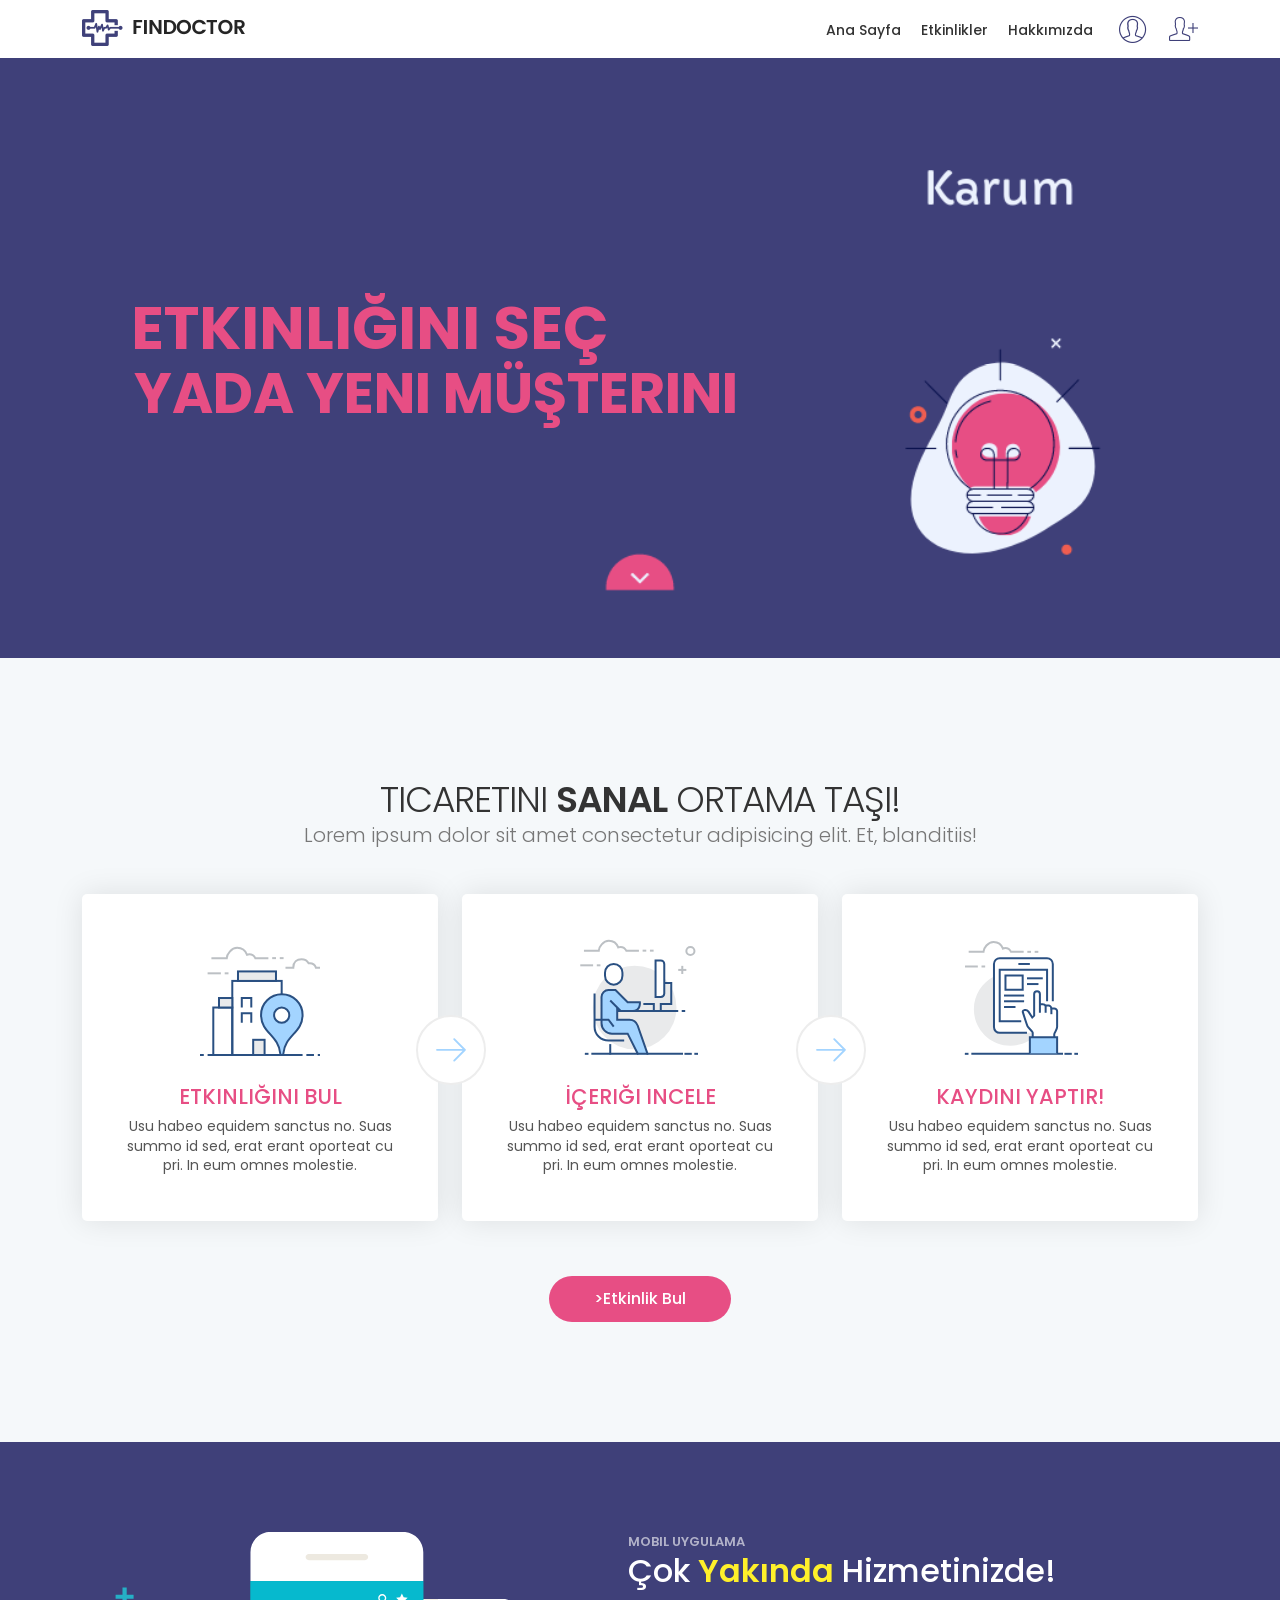
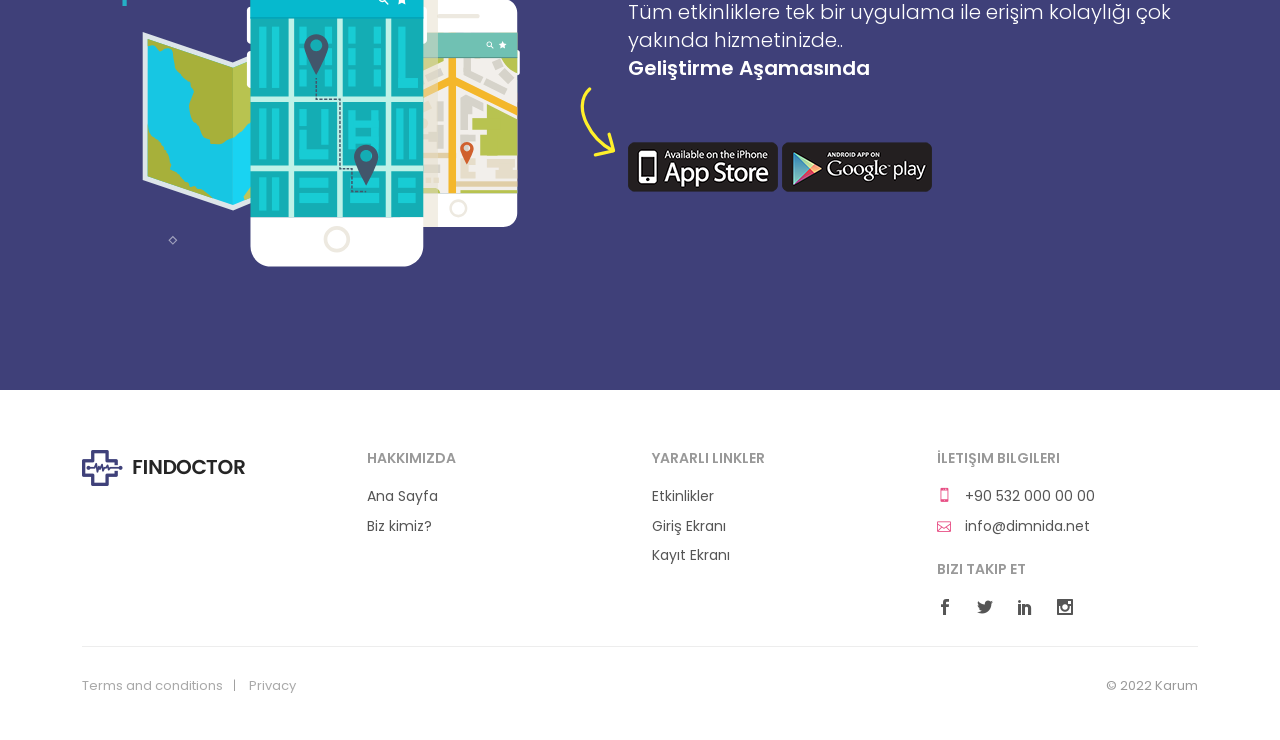
<file: KarumWeb/index.html>
<!DOCTYPE html>
<html lang="en">
  <head>
    <meta charset="utf-8" />
    <meta name="viewport" content="width=device-width, initial-scale=1" />
    <meta
      name="description"
      content="Find easily a doctor and book online an appointment"
    />
    <meta name="author" content="Ansonika" />
    <title>KARUM</title>

    <!-- Favicons-->
    <link rel="shortcut icon" href="img/favicon.ico" type="image/x-icon" />
    <link
      rel="apple-touch-icon"
      type="image/x-icon"
      href="img/apple-touch-icon-57x57-precomposed.png"
    />
    <link
      rel="apple-touch-icon"
      type="image/x-icon"
      sizes="72x72"
      href="img/apple-touch-icon-72x72-precomposed.png"
    />
    <link
      rel="apple-touch-icon"
      type="image/x-icon"
      sizes="114x114"
      href="img/apple-touch-icon-114x114-precomposed.png"
    />
    <link
      rel="apple-touch-icon"
      type="image/x-icon"
      sizes="144x144"
      href="img/apple-touch-icon-144x144-precomposed.png"
    />

    <!-- GOOGLE WEB FONT -->
    <link
      href="https://fonts.googleapis.com/css2?family=Poppins:wght@300;400;500;600;700;800&display=swap"
      rel="stylesheet"
    />

    <!-- BASE CSS -->
    <link href="css/bootstrap.min.css" rel="stylesheet" />
    <link href="css/style.css" rel="stylesheet" />
    <link href="css/menu.css" rel="stylesheet" />
    <link href="css/vendors.css" rel="stylesheet" />
    <link href="css/icon_fonts/css/all_icons_min.css" rel="stylesheet" />

    <!-- REVOLUTION STYLE SHEETS -->
    <link href="rev-slider-files/css/settings.css" rel="stylesheet" />

    <!-- YOUR CUSTOM CSS -->
    <link href="css/custom.css" rel="stylesheet" />
  </head>

  <body>
    <div id="preloader" class="Fixed">
      <div data-loader="circle-side"></div>
    </div>
    <!-- /Preload-->

    <div id="page">
      <header class="header_sticky">
        <a href="#menu" class="btn_mobile">
          <div class="hamburger hamburger--spin" id="hamburger">
            <div class="hamburger-box">
              <div class="hamburger-inner"></div>
            </div>
          </div>
        </a>
        <!-- /btn_mobile-->
        <div class="container">
          <div class="row">
            <div class="col-lg-3 col-6">
              <div id="logo_home">
                <h1><a href="index.html" title="Karum">KARUM</a></h1>
              </div>
            </div>
            <div class="col-lg-9 col-6">
              <ul id="top_access">
                <li>
                  <a href="login.html"><i class="pe-7s-user"></i></a>
                </li>
                <li>
                  <a href="register.html"
                    ><i class="pe-7s-add-user"></i
                  ></a>
                </li>
              </ul>
              <nav id="menu" class="main-menu">
                <ul>
                  <li>
                    <span><a href="index.html">Ana Sayfa</a></span>
                  </li>
                  <li>
                    <span><a href="blog-1.html">Etkinlikler</a></span>
                  </li>
                  <li>
                    <span><a href="about.html">Hakkımızda</a></span>
                  </li>
                </ul>
              </nav>
              <!-- /main-menu -->
            </div>
          </div>
        </div>
        <!-- /container -->
      </header>
      <!-- /header -->

      <main>
        <div
          id="rev_slider_72_1_wrapper"
          class="rev_slider_wrapper fullwidthbanner-container"
          data-alias="doctor_slider_1"
          data-source="gallery"
          style="
            margin: 0px auto;
            background: transparent;
            padding: 0px;
            margin-top: 0px;
            margin-bottom: 0px;
          "
        >
          <div
            id="rev_slider_72_1"
            class="rev_slider fullwidthabanner"
            style="display: none"
            data-version="5.4.1"
          >
            <ul>
              <!-- SLIDE  -->
              <li
                data-index="rs-188"
                data-transition="fade"
                data-slotamount="default"
                data-hideafterloop="0"
                data-hideslideonmobile="off"
                data-easein="default"
                data-easeout="default"
                data-masterspeed="default"
                data-thumb="assets/100x50_b9dee-42512210_ml.jpg"
                data-delay="5150"
                data-rotate="0"
                data-saveperformance="off"
                data-title="Slide"
                data-param1=""
                data-param2=""
                data-param3=""
                data-param4=""
                data-param5=""
                data-param6=""
                data-param7=""
                data-param8=""
                data-param9=""
                data-param10=""
                data-description=""
              >
                <!-- MAIN IMAGE -->
                <img
                  src="rev-slider-files/assets/KarumSlider1.png"
                  alt=""
                  data-bgposition="center center"
                  data-kenburns="on"
                  data-duration="10000"
                  data-ease="Linear.easeNone"
                  data-scalestart="100"
                  data-scaleend="110"
                  data-rotatestart="0"
                  data-rotateend="0"
                  data-blurstart="0"
                  data-blurend="0"
                  data-offsetstart="0 0"
                  data-offsetend="0 0"
                  class="rev-slidebg"
                  data-no-retina
                />
                <!-- LAYERS -->

                <!-- LAYER NR. 1 -->
                <div
                  class="tp-caption tp-resizeme"
                  id="slide-188-layer-1"
                  data-x="111"
                  data-y="259"
                  data-width="['auto']"
                  data-height="['auto']"
                  data-type="text"
                  data-responsive_offset="on"
                  data-frames='[{"delay":510,"speed":800,"frame":"0","from":"x:50px;opacity:0;","to":"o:1;","ease":"Power4.easeOut"},{"delay":"+3260","speed":300,"frame":"999","to":"opacity:0;","ease":"Power3.easeInOut"}]'
                  data-textAlign="['inherit','inherit','inherit','inherit']"
                  data-paddingtop="[0,0,0,0]"
                  data-paddingright="[0,0,0,0]"
                  data-paddingbottom="[0,0,0,0]"
                  data-paddingleft="[0,0,0,0]"
                  style="
                    z-index: 5;
                    white-space: nowrap;
                    font-size: 60px;
                    line-height: 22px;
                    font-weight: 700;
                    color: #e74e84;
                    font-family: Poppins;
                    text-transform: uppercase;
                    background-color: rgba(0, 122, 255, 0);
                  "
                >
                  Etkinliğini Seç
                </div>

                <!-- LAYER NR. 2 -->
                <div
                  class="tp-caption tp-resizeme"
                  id="slide-188-layer-2"
                  data-x="114"
                  data-y="325"
                  data-width="['auto']"
                  data-height="['auto']"
                  data-type="text"
                  data-responsive_offset="on"
                  data-frames='[{"delay":1170,"speed":800,"frame":"0","from":"x:50px;opacity:0;","to":"o:1;","ease":"Power3.easeInOut"},{"delay":"+2730","speed":300,"frame":"999","to":"opacity:0;","ease":"Power3.easeInOut"}]'
                  data-textAlign="['inherit','inherit','inherit','inherit']"
                  data-paddingtop="[0,0,0,0]"
                  data-paddingright="[0,0,0,0]"
                  data-paddingbottom="[0,0,0,0]"
                  data-paddingleft="[0,0,0,0]"
                  style="
                    z-index: 6;
                    white-space: nowrap;
                    font-size: 56px;
                    line-height: 22px;
                    font-weight: 700;
                    color: #e74e84;
                    font-family: Poppins;
                    text-transform: uppercase;
                  "
                >
                  yada Yeni Müşterini
                </div>
              </li>
              <!-- SLIDE  -->
              <li
                data-index="rs-189"
                data-transition="crossfade"
                data-slotamount="default"
                data-hideafterloop="0"
                data-hideslideonmobile="off"
                data-easein="default"
                data-easeout="default"
                data-masterspeed="default"
                data-thumb="assets/100x50_4e36b-42512211_ml.jpg"
                data-delay="5150"
                data-rotate="0"
                data-saveperformance="off"
                data-title="Slide"
                data-param1=""
                data-param2=""
                data-param3=""
                data-param4=""
                data-param5=""
                data-param6=""
                data-param7=""
                data-param8=""
                data-param9=""
                data-param10=""
                data-description=""
              >
                <!-- MAIN IMAGE -->
                <img
                  src="rev-slider-files/assets/4e36b-42512211_ml.jpg"
                  alt=""
                  data-bgposition="center center"
                  data-kenburns="on"
                  data-duration="10000"
                  data-ease="Linear.easeNone"
                  data-scalestart="100"
                  data-scaleend="110"
                  data-rotatestart="0"
                  data-rotateend="0"
                  data-blurstart="0"
                  data-blurend="0"
                  data-offsetstart="0 0"
                  data-offsetend="0 0"
                  class="rev-slidebg"
                  data-no-retina
                />
                <!-- LAYERS -->

                <!-- LAYER NR. 3 -->
                <div
                  class="tp-caption tp-resizeme"
                  id="slide-189-layer-1"
                  data-x="161"
                  data-y="center"
                  data-voffset="-31"
                  data-width="['auto']"
                  data-height="['auto']"
                  data-type="text"
                  data-responsive_offset="on"
                  data-frames='[{"delay":520,"speed":800,"frame":"0","from":"x:-50px;opacity:0;","to":"o:1;","ease":"Power3.easeInOut"},{"delay":"+3160","speed":300,"frame":"999","to":"opacity:0;","ease":"Power3.easeInOut"}]'
                  data-textAlign="['inherit','inherit','inherit','inherit']"
                  data-paddingtop="[0,0,0,0]"
                  data-paddingright="[0,0,0,0]"
                  data-paddingbottom="[0,0,0,0]"
                  data-paddingleft="[0,0,0,0]"
                  style="
                    z-index: 5;
                    white-space: nowrap;
                    font-size: 60px;
                    line-height: 22px;
                    font-weight: 700;
                    color: #3f4177;
                    font-family: Poppins;
                    text-transform: uppercase;
                  "
                >
                  Etkinliklerine
                </div>

                <!-- LAYER NR. 4 -->
                <div
                  class="tp-caption tp-resizeme"
                  id="slide-189-layer-2"
                  data-x="165"
                  data-y="318"
                  data-width="['auto']"
                  data-height="['auto']"
                  data-type="text"
                  data-responsive_offset="on"
                  data-frames='[{"delay":1080,"speed":800,"frame":"0","from":"x:-50px;opacity:0;","to":"o:1;","ease":"Power3.easeInOut"},{"delay":"+2800","speed":300,"frame":"999","to":"opacity:0;","ease":"Power3.easeInOut"}]'
                  data-textAlign="['inherit','inherit','inherit','inherit']"
                  data-paddingtop="[0,0,0,0]"
                  data-paddingright="[0,0,0,0]"
                  data-paddingbottom="[0,0,0,0]"
                  data-paddingleft="[0,0,0,0]"
                  style="
                    z-index: 6;
                    white-space: nowrap;
                    font-size: 52px;
                    line-height: 22px;
                    font-weight: 700;
                    color: #3f4177;
                    font-family: Poppins;
                    text-transform: uppercase;
                  "
                >
                  Online Eriş
                </div>
              </li>
              <!-- SLIDE  -->
              <li
                data-index="rs-190"
                data-transition="crossfade"
                data-slotamount="default"
                data-hideafterloop="0"
                data-hideslideonmobile="off"
                data-easein="default"
                data-easeout="default"
                data-masterspeed="default"
                data-thumb="assets/100x50_364e0-37885311_ml.jpg"
                data-delay="5150"
                data-rotate="0"
                data-saveperformance="off"
                data-title="Slide"
                data-param1=""
                data-param2=""
                data-param3=""
                data-param4=""
                data-param5=""
                data-param6=""
                data-param7=""
                data-param8=""
                data-param9=""
                data-param10=""
                data-description=""
              >
                <!-- MAIN IMAGE -->
                <img
                  src="rev-slider-files/assets/364e0-37885311_ml.jpg"
                  alt=""
                  data-bgposition="center center"
                  data-kenburns="on"
                  data-duration="10000"
                  data-ease="Linear.easeNone"
                  data-scalestart="100"
                  data-scaleend="110"
                  data-rotatestart="0"
                  data-rotateend="0"
                  data-blurstart="0"
                  data-blurend="0"
                  data-offsetstart="0 0"
                  data-offsetend="0 0"
                  class="rev-slidebg"
                  data-no-retina
                />
                <!-- LAYERS -->

                <!-- LAYER NR. 5 -->
                <div
                  class="tp-caption tp-resizeme"
                  id="slide-190-layer-1"
                  data-x="84"
                  data-y="384"
                  data-width="['auto']"
                  data-height="['auto']"
                  data-type="text"
                  data-responsive_offset="on"
                  data-frames='[{"delay":500,"speed":800,"frame":"0","from":"x:-50px;opacity:0;","to":"o:1;","ease":"Power3.easeOut"},{"delay":"+3260","speed":300,"frame":"999","to":"opacity:0;","ease":"Power3.easeInOut"}]'
                  data-textAlign="['inherit','inherit','inherit','inherit']"
                  data-paddingtop="[0,0,0,0]"
                  data-paddingright="[0,0,0,0]"
                  data-paddingbottom="[0,0,0,0]"
                  data-paddingleft="[0,0,0,0]"
                  style="
                    z-index: 5;
                    white-space: nowrap;
                    font-size: 90px;
                    line-height: 22px;
                    font-weight: 700;
                    color: #3f4177;
                    font-family: Poppins;
                    text-transform: uppercase;
                  "
                >
                  Kolay ve
                </div>

                <!-- LAYER NR. 6 -->
                <div
                  class="tp-caption tp-resizeme"
                  id="slide-190-layer-2"
                  data-x="79"
                  data-y="454"
                  data-width="['auto']"
                  data-height="['auto']"
                  data-type="text"
                  data-responsive_offset="on"
                  data-frames='[{"delay":960,"speed":800,"frame":"0","from":"x:-50px;opacity:0;","to":"o:1;","ease":"Power3.easeInOut"},{"delay":"+2930","speed":300,"frame":"999","to":"opacity:0;","ease":"Power3.easeInOut"}]'
                  data-textAlign="['inherit','inherit','inherit','inherit']"
                  data-paddingtop="[0,0,0,0]"
                  data-paddingright="[0,0,0,0]"
                  data-paddingbottom="[0,0,0,0]"
                  data-paddingleft="[0,0,0,0]"
                  style="
                    z-index: 6;
                    white-space: nowrap;
                    font-size: 52px;
                    line-height: 22px;
                    font-weight: 700;
                    color: #3f4177;
                    font-family: Poppins;
                    text-transform: uppercase;
                  "
                >
                 Verimli!
                </div>
              </li>
            </ul>
            <div
              class="tp-bannertimer tp-bottom"
              style="visibility: hidden !important"
            ></div>
          </div>
        </div>
        <!-- /REVOLUTION SLIDER -->

        <div class="container margin_120_95">
          <div class="main_title">
            <h2>Ticaretini <strong>Sanal</strong> ortama Taşı!</h2>
            <p>
              Lorem ipsum dolor sit amet consectetur adipisicing elit. Et,
              blanditiis!
            </p>
          </div>
          <div class="row add_bottom_30">
            <div class="col-lg-4">
              <div class="box_feat" id="icon_1">
                <span></span>
                <h3>Etkinliğini Bul</h3>
                <p>
                  Usu habeo equidem sanctus no. Suas summo id sed, erat erant
                  oporteat cu pri. In eum omnes molestie.
                </p>
              </div>
            </div>
            <div class="col-lg-4">
              <div class="box_feat" id="icon_2">
                <span></span>
                <h3>İçeriği incele</h3>
                <p>
                  Usu habeo equidem sanctus no. Suas summo id sed, erat erant
                  oporteat cu pri. In eum omnes molestie.
                </p>
              </div>
            </div>
            <div class="col-lg-4">
              <div class="box_feat" id="icon_3">
                <h3>Kaydını yaptır!</h3>
                <p>
                  Usu habeo equidem sanctus no. Suas summo id sed, erat erant
                  oporteat cu pri. In eum omnes molestie.
                </p>
              </div>
            </div>
          </div>
          <!-- /row -->
          <p class="text-center">
            <a href="blog-1.html" class="btn_1 medium">>Etkinlik Bul</a>
          </p>
        </div>
        <!-- /container -->

        <div id="app_section">
          <div class="container">
            <div class="row justify-content-around">
              <div class="col-md-5">
                <p>
                  <img
                    src="img/app_img.svg"
                    alt=""
                    class="img-fluid"
                    width="500"
                    height="433"
                  />
                </p>
              </div>
              <div class="col-md-6">
                <small>Mobil Uygulama</small>
                <h3>Çok <strong>Yakında</strong> Hizmetinizde!</h3>
                <p class="lead">
                  Tüm etkinliklere tek bir uygulama ile erişim kolaylığı çok
                  yakında hizmetinizde.. <br /><strong
                    >Geliştirme Aşamasında</strong
                  >
                </p>
                <div class="app_buttons wow" data-wow-offset="100">
                  <svg
                    version="1.1"
                    xmlns="http://www.w3.org/2000/svg"
                    xmlns:xlink="http://www.w3.org/1999/xlink"
                    x="0px"
                    y="0px"
                    viewBox="0 0 43.1 85.9"
                    style="enable-background: new 0 0 43.1 85.9"
                    xml:space="preserve"
                  >
                    <path
                      stroke-linecap="round"
                      stroke-linejoin="round"
                      class="st0 draw-arrow"
                      d="M11.3,2.5c-5.8,5-8.7,12.7-9,20.3s2,15.1,5.3,22c6.7,14,18,25.8,31.7,33.1"
                    />
                    <path
                      stroke-linecap="round"
                      stroke-linejoin="round"
                      class="draw-arrow tail-1"
                      d="M40.6,78.1C39,71.3,37.2,64.6,35.2,58"
                    />
                    <path
                      stroke-linecap="round"
                      stroke-linejoin="round"
                      class="draw-arrow tail-2"
                      d="M39.8,78.5c-7.2,1.7-14.3,3.3-21.5,4.9"
                    />
                  </svg>
                  <a href="#0" class="fadeIn"
                    ><img
                      src="img/apple_app.png"
                      alt=""
                      width="150"
                      height="50"
                      data-retina="true"
                  /></a>
                  <a href="#0" class="fadeIn"
                    ><img
                      src="img/google_play_app.png"
                      alt=""
                      width="150"
                      height="50"
                      data-retina="true"
                  /></a>
                </div>
              </div>
            </div>
            <!-- /row -->
          </div>
          <!-- /container -->
        </div>
        <!-- /app_section -->
      </main>
      <!-- /main content -->

      <footer>
        <div class="container margin_60_35">
          <div class="row">
            <div class="col-lg-3 col-md-12">
              <p>
                <a href="index.html" title="Findoctor">
                  <img
                    src="img/logo.png"
                    alt=""
                    width="163"
                    height="36"
                    class="img-fluid"
                  />
                </a>
              </p>
            </div>
            <div class="col-lg-3 col-md-4">
              <h5>Hakkımızda</h5>
              <ul class="links">
				<li><a href="index.html">Ana Sayfa</a></li>
                <li><a href="about.html">Biz kimiz?</a></li>
              </ul>
            </div>
            <div class="col-lg-3 col-md-4">
              <h5>Yararlı Linkler</h5>
              <ul class="links">
                <li><a href="blog-1.html">Etkinlikler</a></li>
				<li><a href="login.html">Giriş Ekranı</a></li>
                <li><a href="register.html">Kayıt Ekranı</a></li>
              </ul>
            </div>
            <div class="col-lg-3 col-md-4">
              <h5>İletişim Bilgileri</h5>
              <ul class="contacts">
                <li>
                  <a href="tel://61280932400"
                    ><i class="icon_mobile"></i> +90 532 000 00 00</a
                  >
                </li>
                <li>
                  <a href="mailto:info@findoctor.com"
                    ><i class="icon_mail_alt"></i> info@dimnida.net</a
                  >
                </li>
              </ul>
              <div class="follow_us">
                <h5>Bizi Takip Et</h5>
                <ul>
                  <li>
                    <a href="#0"><i class="social_facebook"></i></a>
                  </li>
                  <li>
                    <a href="#0"><i class="social_twitter"></i></a>
                  </li>
                  <li>
                    <a href="#0"><i class="social_linkedin"></i></a>
                  </li>
                  <li>
                    <a href="#0"><i class="social_instagram"></i></a>
                  </li>
                </ul>
              </div>
            </div>
          </div>
          <!--/row-->
          <hr />
          <div class="row">
            <div class="col-md-8">
              <ul id="additional_links">
                <li><a href="#0">Terms and conditions</a></li>
                <li><a href="#0">Privacy</a></li>
              </ul>
            </div>
            <div class="col-md-4">
              <div id="copy">© 2022 Karum</div>
            </div>
          </div>
        </div>
      </footer>
      <!--/footer-->
    </div>
    <!-- page -->

    <div id="toTop"></div>
    <!-- Back to top button -->

    <!-- COMMON SCRIPTS -->
    <script src="js/jquery-3.6.0.min.js"></script>
    <script src="js/common_scripts.min.js"></script>
    <script src="js/functions.js"></script>

    <!-- REVOLUTION SLIDER SCRIPTS -->
    <script
      type="text/javascript"
      src="rev-slider-files/js/jquery.themepunch.tools.min.js"
    ></script>
    <script
      type="text/javascript"
      src="rev-slider-files/js/jquery.themepunch.revolution.min.js"
    ></script>
    <script
      type="text/javascript"
      src="rev-slider-files/js/extensions/revolution.extension.actions.min.js"
    ></script>
    <script
      type="text/javascript"
      src="rev-slider-files/js/extensions/revolution.extension.carousel.min.js"
    ></script>
    <script
      type="text/javascript"
      src="rev-slider-files/js/extensions/revolution.extension.kenburn.min.js"
    ></script>
    <script
      type="text/javascript"
      src="rev-slider-files/js/extensions/revolution.extension.layeranimation.min.js"
    ></script>
    <script
      type="text/javascript"
      src="rev-slider-files/js/extensions/revolution.extension.migration.min.js"
    ></script>
    <script
      type="text/javascript"
      src="rev-slider-files/js/extensions/revolution.extension.navigation.min.js"
    ></script>
    <script
      type="text/javascript"
      src="rev-slider-files/js/extensions/revolution.extension.parallax.min.js"
    ></script>
    <script
      type="text/javascript"
      src="rev-slider-files/js/extensions/revolution.extension.slideanims.min.js"
    ></script>
    <script
      type="text/javascript"
      src="rev-slider-files/js/extensions/revolution.extension.video.min.js"
    ></script>
    <script type="text/javascript">
      var tpj = jQuery;
      var revapi72;
      tpj(document).ready(function () {
        if (tpj("#rev_slider_72_1").revolution == undefined) {
          revslider_showDoubleJqueryError("#rev_slider_72_1");
        } else {
          revapi72 = tpj("#rev_slider_72_1")
            .show()
            .revolution({
              sliderType: "standard",
              jsFileLocation: "rev-slider-files/js/",
              sliderLayout: "auto",
              dottedOverlay: "none",
              delay: 9000,
              navigation: {
                keyboardNavigation: "off",
                keyboard_direction: "horizontal",
                mouseScrollNavigation: "off",
                mouseScrollReverse: "default",
                onHoverStop: "off",
                touch: {
                  touchenabled: "on",
                  touchOnDesktop: "off",
                  swipe_threshold: 75,
                  swipe_min_touches: 1,
                  swipe_direction: "horizontal",
                  drag_block_vertical: false,
                },
                arrows: {
                  style: "gyges",
                  enable: true,
                  hide_onmobile: true,
                  hide_under: 560,
                  hide_onleave: true,
                  hide_delay: 200,
                  hide_delay_mobile: 1200,
                  tmp: "",
                  left: {
                    h_align: "left",
                    v_align: "center",
                    h_offset: 20,
                    v_offset: 0,
                  },
                  right: {
                    h_align: "right",
                    v_align: "center",
                    h_offset: 20,
                    v_offset: 0,
                  },
                },
              },
              visibilityLevels: [1240, 1024, 778, 480],
              gridwidth: 1240,
              gridheight: 600,
              lazyType: "none",
              shadow: 0,
              spinner: "spinner0",
              stopLoop: "off",
              stopAfterLoops: -1,
              stopAtSlide: -1,
              shuffle: "off",
              autoHeight: "off",
              disableProgressBar: "on",
              hideThumbsOnMobile: "off",
              hideSliderAtLimit: 0,
              hideCaptionAtLimit: 0,
              hideAllCaptionAtLilmit: 0,
              debugMode: false,
              fallbacks: {
                simplifyAll: "off",
                nextSlideOnWindowFocus: "off",
                disableFocusListener: false,
              },
            });
        }
      }); /*ready*/
    </script>
  </body>
</html>
</file>
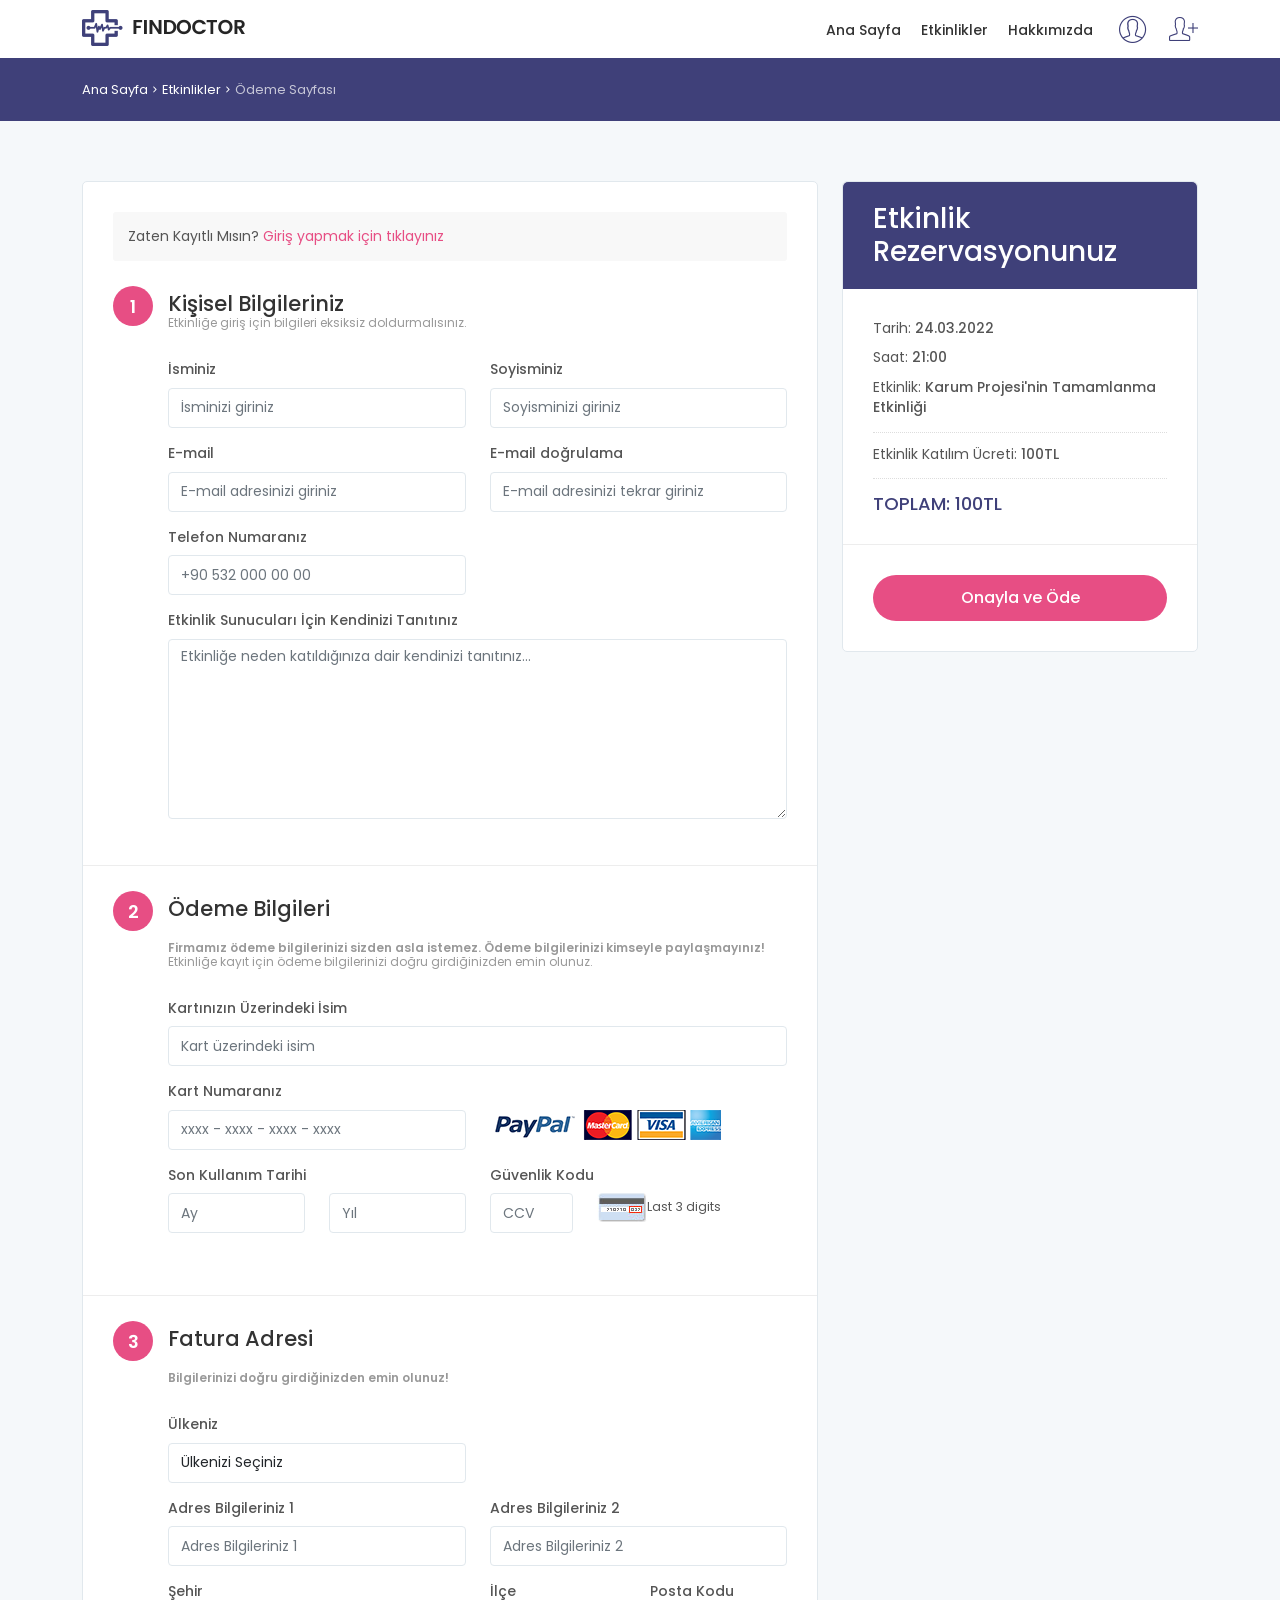
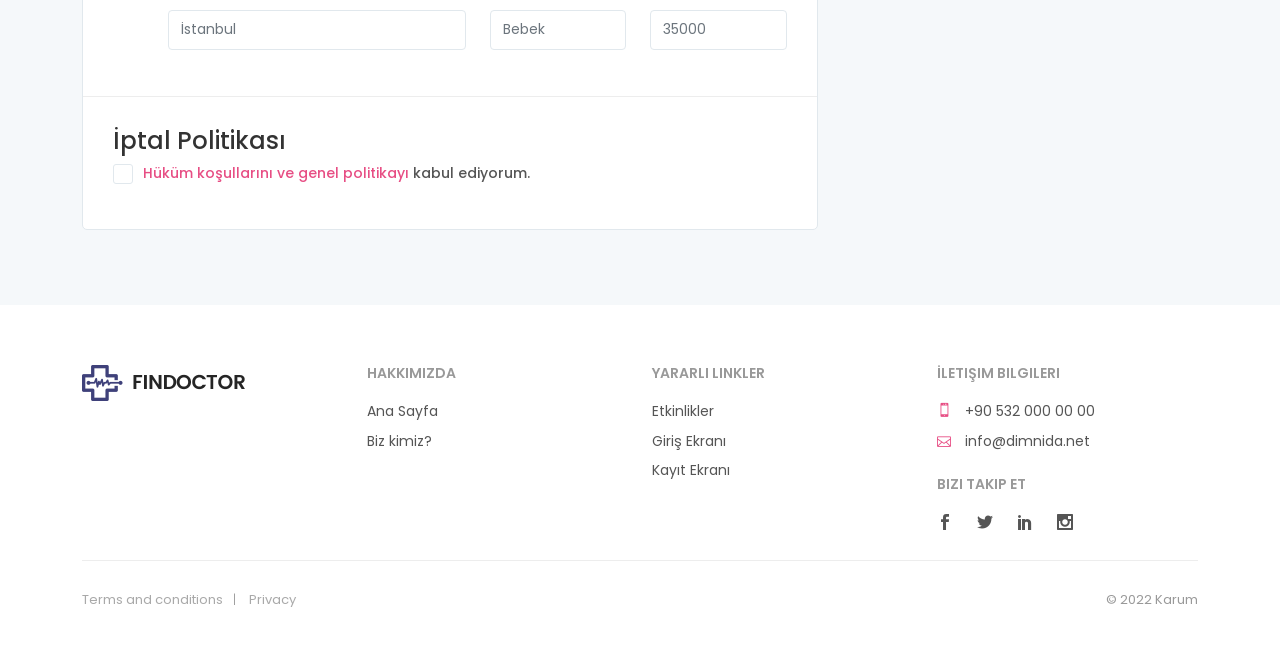
<file: KarumWeb/booking-page.html>
<!DOCTYPE html>
<html lang="en">

<head>
	<meta charset="utf-8">
	<meta name="viewport" content="width=device-width, initial-scale=1">
	<meta name="description" content="Find easily a doctor and book online an appointment">
	<meta name="author" content="Ansonika">
	<title>KARUM</title>

	<!-- Favicons-->
	<link rel="shortcut icon" href="img/favicon.ico" type="image/x-icon">
	<link rel="apple-touch-icon" type="image/x-icon" href="img/apple-touch-icon-57x57-precomposed.png">
	<link rel="apple-touch-icon" type="image/x-icon" sizes="72x72" href="img/apple-touch-icon-72x72-precomposed.png">
	<link rel="apple-touch-icon" type="image/x-icon" sizes="114x114" href="img/apple-touch-icon-114x114-precomposed.png">
	<link rel="apple-touch-icon" type="image/x-icon" sizes="144x144" href="img/apple-touch-icon-144x144-precomposed.png">
    
    <!-- GOOGLE WEB FONT -->
    <link href="https://fonts.googleapis.com/css2?family=Poppins:wght@300;400;500;600;700;800&display=swap" rel="stylesheet">

	<!-- BASE CSS -->
	<link href="css/bootstrap.min.css" rel="stylesheet">
	<link href="css/style.css" rel="stylesheet">
	<link href="css/menu.css" rel="stylesheet">
	<link href="css/vendors.css" rel="stylesheet">
	<link href="css/icon_fonts/css/all_icons_min.css" rel="stylesheet">
    
	<!-- YOUR CUSTOM CSS -->
	<link href="css/custom.css" rel="stylesheet">

</head>

<body>

	<div class="layer"></div>
	<!-- Mobile menu overlay mask -->

	<div id="preloader">
		<div data-loader="circle-side"></div>
	</div>
	<!-- End Preload -->
    
	<header class="header_sticky">
		<a href="#menu" class="btn_mobile">
		  <div class="hamburger hamburger--spin" id="hamburger">
			<div class="hamburger-box">
			  <div class="hamburger-inner"></div>
			</div>
		  </div>
		</a>
		<!-- /btn_mobile-->
		<div class="container">
		  <div class="row">
			<div class="col-lg-3 col-6">
			  <div id="logo_home">
				<h1><a href="index.html" title="Karum">KARUM</a></h1>
			  </div>
			</div>
			<div class="col-lg-9 col-6">
			  <ul id="top_access">
				<li>
				  <a href="login.html"><i class="pe-7s-user"></i></a>
				</li>
				<li>
				  <a href="register.html"
					><i class="pe-7s-add-user"></i
				  ></a>
				</li>
			  </ul>
			  <nav id="menu" class="main-menu">
				<ul>
				  <li>
					<span><a href="index.html">Ana Sayfa</a></span>
				  </li>
				  <li>
					<span><a href="blog-1.html">Etkinlikler</a></span>
				  </li>
				  <li>
					<span><a href="about.html">Hakkımızda</a></span>
				  </li>
				</ul>
			  </nav>
			  <!-- /main-menu -->
			</div>
		  </div>
		</div>
		<!-- /container -->
	  </header>
	<!-- /Header -->	
	
	<main>
		<div id="breadcrumb">
			<div class="container">
				<ul>
					<li><a href="#">Ana Sayfa</a></li>
					<li><a href="#">Etkinlikler</a></li>
					<li>Ödeme Sayfası</li>
				</ul>
			</div>
		</div>
		<!-- /breadcrumb -->

		<div class="container margin_60">
			<div class="row">
				<div class="col-xl-8 col-lg-8">
				<div class="box_general_3 cart">
					<div class="message">
						<p>Zaten Kayıtlı Mısın? <a href="login.html">Giriş yapmak için tıklayınız</a></p>
					</div>
					<div class="form_title">
						<h3><strong>1</strong>Kişisel Bilgileriniz</h3>
						<p>
							Etkinliğe giriş için bilgileri eksiksiz doldurmalısınız.
						</p>
					</div>
					<div class="step">
						<div class="row">
							<div class="col-md-6 col-sm-6">
								<div class="form-group">
									<label>İsminiz</label>
									<input type="text" class="form-control" id="firstname_booking" name="firstname_booking" placeholder="İsminizi giriniz">
								</div>
							</div>
							<div class="col-md-6 col-sm-6">
								<div class="form-group">
									<label>Soyisminiz</label>
									<input type="text" class="form-control" id="lastname_booking" name="lastname_booking" placeholder="Soyisminizi giriniz">
								</div>
							</div>
						</div>
						<div class="row">
							<div class="col-md-6 col-sm-6">
								<div class="form-group">
									<label>E-mail</label>
									<input type="email" id="email_booking" name="email_booking" class="form-control" placeholder="E-mail adresinizi giriniz">
								</div>
							</div>
							<div class="col-md-6 col-sm-6">
								<div class="form-group">
									<label>E-mail doğrulama</label>
									<input type="email" id="email_booking_2" name="email_booking_2" class="form-control" placeholder="E-mail adresinizi tekrar giriniz">
								</div>
							</div>
						</div>
						<div class="row">
							<div class="col-md-6 col-sm-6">
								<div class="form-group">
									<label>Telefon Numaranız</label>
									<input type="text" id="telephone_booking" name="telephone_booking" class="form-control" placeholder="+90 532 000 00 00">
								</div>
							</div>
						</div>
						<div class="row">
							<div class="col-md-12 col-sm-12">
								<div class="form-group">
									<label>Etkinlik Sunucuları İçin Kendinizi Tanıtınız</label>
									<textarea class="form-control" style="height: 180px;" placeholder="Etkinliğe neden katıldığınıza dair kendinizi tanıtınız..."></textarea>
								</div>
							</div>
						</div>
					</div>
					<hr>
					<!--End step -->

					<div class="form_title">
						<h3><strong>2</strong>Ödeme Bilgileri</h3>
						<br>
						<p>
							<strong>Firmamız ödeme bilgilerinizi sizden asla istemez. Ödeme bilgilerinizi kimseyle paylaşmayınız!</strong>
						</p>
						<p>
							Etkinliğe kayıt için ödeme bilgilerinizi doğru girdiğinizden emin olunuz.
						</p>
						
					</div>
					<div class="step">
						<div class="form-group">
							<label>Kartınızın Üzerindeki İsim</label>
							<input type="text" class="form-control" id="name_card_booking" name="name_card_booking" placeholder="Kart üzerindeki isim">
						</div>
						<div class="row">
							<div class="col-md-6">
								<div class="form-group">
									<label>Kart Numaranız</label>
									<input type="text" id="card_number" name="card_number" class="form-control" placeholder="xxxx - xxxx - xxxx - xxxx">
								</div>
							</div>
							<div class="col-md-6 col-sm-6">
								<img src="img/payments.png" alt="Cards" class="cards">
							</div>
						</div>
						<div class="row">
							<div class="col-md-6">
								<label>Son Kullanım Tarihi</label>
								<div class="row">
									<div class="col-md-6">
										<div class="form-group">
											<input type="text" id="expire_month" name="expire_month" class="form-control" placeholder="Ay">
										</div>
									</div>
									<div class="col-md-6">
										<div class="form-group">
											<input type="text" id="expire_year" name="expire_year" class="form-control" placeholder="Yıl">
										</div>
									</div>
								</div>
							</div>
							<div class="col-md-6">
								<div class="form-group">
									<label>Güvenlik Kodu</label>
									<div class="row">
										<div class="col-md-4">
											<div class="form-group">
												<input type="text" id="ccv" name="ccv" class="form-control" placeholder="CCV">
											</div>
										</div>
										<div class="col-md-8">
											<img src="img/icon_ccv.gif" width="50" height="29" alt="ccv"><small>Last 3 digits</small>
										</div>
									</div>
								</div>
							</div>
						</div>
						<!--End row -->
					</div>
					<hr>
					<!--End step -->

					<div class="form_title">
						<h3><strong>3</strong>Fatura Adresi</h3>
						<br>
						<p>
							<strong>Bilgilerinizi doğru girdiğinizden emin olunuz!</strong>
						</p>
					</div>
					<div class="step">
						<div class="row">
							<div class="col-md-6 col-sm-6">
								<label>Ülkeniz</label>
								<div class="form-group">
									<select class="form-control" name="country" id="country">
										<option value="">Ülkenizi Seçiniz</option>
										<option value="Türkiye">Türkiye</option>
									</select>
								</div>
							</div>
						</div>
						<div class="row">
							<div class="col-md-6 col-sm-6">
								<div class="form-group">
									<label>Adres Bilgileriniz 1</label>
									<input type="text" id="street_1" name="street_1" class="form-control" placeholder="Adres Bilgileriniz 1">
								</div>
							</div>
							<div class="col-md-6 col-sm-6">
								<div class="form-group">
									<label>Adres Bilgileriniz 2</label>
									<input type="text" id="street_2" name="street_2" class="form-control" placeholder="Adres Bilgileriniz 2">
								</div>
							</div>
						</div>
						<div class="row">
							<div class="col-md-6">
								<div class="form-group">
									<label>Şehir</label>
									<input type="text" id="city_booking" name="city_booking" class="form-control" placeholder="İstanbul">
								</div>
							</div>
							<div class="col-md-3">
								<div class="form-group">
									<label>İlçe</label>
									<input type="text" id="state_booking" name="state_booking" class="form-control" placeholder="Bebek">
								</div>
							</div>
							<div class="col-md-3">
								<div class="form-group">
									<label>Posta Kodu</label>
									<input type="text" id="postal_code" name="postal_code" class="form-control" placeholder="35000">
								</div>
							</div>
						</div>
						<!--End row -->
					</div>
					<hr>
					<!--End step -->
					<div id="policy">
						<h4>İptal Politikası</h4>
						<div class="form-group">
							<div class="checkboxes">
								<label class="container_check"><a href="#0">Hüküm koşullarını ve genel politikayı</a> kabul ediyorum.
									<input type="checkbox">
									<span class="checkmark"></span>
								</label>
							</div>
						</div>
					</div>
				</div>
				</div>
				<!-- /col -->
				<aside class="col-xl-4 col-lg-4" id="sidebar">
					<div class="box_general_3 booking">
						<form>
							<div class="title">
								<h3>Etkinlik Rezervasyonunuz</h3>
							</div>
							<div class="summary">
								<ul>
									<li>Tarih: <strong class="float-right">24.03.2022</strong></li>
									<li>Saat: <strong class="float-right">21:00</strong></li>
									<li>Etkinlik: <strong class="float-right">Karum Projesi'nin Tamamlanma Etkinliği</strong></li>
								</ul>
							</div>
							<ul class="treatments checkout clearfix">
								<li>
									Etkinlik Katılım Ücreti: <strong class="float-right">100TL</strong>
								</li>
								<li class="total">
									Toplam: <strong class="float-right">100TL</strong>
								</li>
							</ul>
							<hr>
							<a href="confirm.html" class="btn_1 full-width">Onayla ve Öde</a>
						</form>
					</div>
					<!-- /box_general -->
				</aside>
				<!-- /asdide -->
			</div>
			<!-- /row -->
		</div>
		<!-- /container -->
	</main>
	<!-- /main -->
	
	<footer>
        <div class="container margin_60_35">
          <div class="row">
            <div class="col-lg-3 col-md-12">
              <p>
                <a href="index.html" title="Findoctor">
                  <img
                    src="img/logo.png"
                    alt=""
                    width="163"
                    height="36"
                    class="img-fluid"
                  />
                </a>
              </p>
            </div>
            <div class="col-lg-3 col-md-4">
              <h5>Hakkımızda</h5>
              <ul class="links">
				<li><a href="index.html">Ana Sayfa</a></li>
                <li><a href="about.html">Biz kimiz?</a></li>
              </ul>
            </div>
            <div class="col-lg-3 col-md-4">
              <h5>Yararlı Linkler</h5>
              <ul class="links">
                <li><a href="blog-1.html">Etkinlikler</a></li>
				<li><a href="login.html">Giriş Ekranı</a></li>
                <li><a href="register.html">Kayıt Ekranı</a></li>
              </ul>
            </div>
            <div class="col-lg-3 col-md-4">
              <h5>İletişim Bilgileri</h5>
              <ul class="contacts">
                <li>
                  <a href="tel://61280932400"
                    ><i class="icon_mobile"></i> +90 532 000 00 00</a
                  >
                </li>
                <li>
                  <a href="mailto:info@findoctor.com"
                    ><i class="icon_mail_alt"></i> info@dimnida.net</a
                  >
                </li>
              </ul>
              <div class="follow_us">
                <h5>Bizi Takip Et</h5>
                <ul>
                  <li>
                    <a href="#0"><i class="social_facebook"></i></a>
                  </li>
                  <li>
                    <a href="#0"><i class="social_twitter"></i></a>
                  </li>
                  <li>
                    <a href="#0"><i class="social_linkedin"></i></a>
                  </li>
                  <li>
                    <a href="#0"><i class="social_instagram"></i></a>
                  </li>
                </ul>
              </div>
            </div>
          </div>
          <!--/row-->
          <hr />
          <div class="row">
            <div class="col-md-8">
              <ul id="additional_links">
                <li><a href="#0">Terms and conditions</a></li>
                <li><a href="#0">Privacy</a></li>
              </ul>
            </div>
            <div class="col-md-4">
              <div id="copy">© 2022 Karum</div>
            </div>
          </div>
        </div>
      </footer>
	<!--/footer-->

	<div id="toTop"></div>
	<!-- Back to top button -->

	<!-- COMMON SCRIPTS -->
	<script src="js/jquery-3.6.0.min.js"></script>
	<script src="js/common_scripts.min.js"></script>
	<script src="js/functions.js"></script>
     
</body>
</html>
</file>
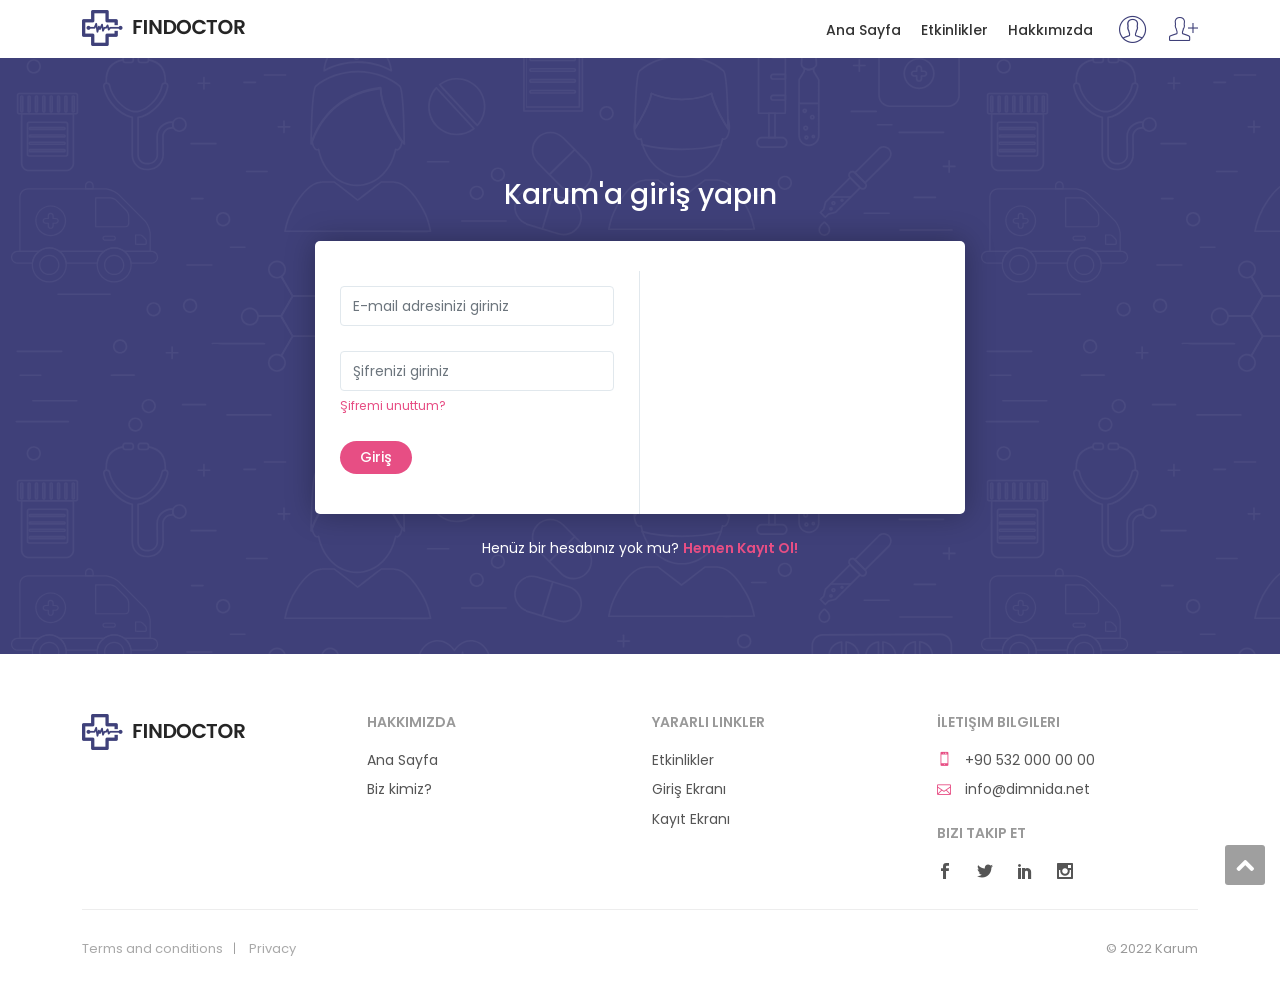
<file: KarumWeb/login.html>
<!DOCTYPE html>
<html lang="en">

<head>
	<meta charset="utf-8">
	<meta name="viewport" content="width=device-width, initial-scale=1">
	<meta name="description" content="Find easily a doctor and book online an appointment">
	<meta name="author" content="Ansonika">
	<title>KARUM</title>

	<!-- Favicons-->
	<link rel="shortcut icon" href="img/favicon.ico" type="image/x-icon">
	<link rel="apple-touch-icon" type="image/x-icon" href="img/apple-touch-icon-57x57-precomposed.png">
	<link rel="apple-touch-icon" type="image/x-icon" sizes="72x72" href="img/apple-touch-icon-72x72-precomposed.png">
	<link rel="apple-touch-icon" type="image/x-icon" sizes="114x114" href="img/apple-touch-icon-114x114-precomposed.png">
	<link rel="apple-touch-icon" type="image/x-icon" sizes="144x144" href="img/apple-touch-icon-144x144-precomposed.png">

	<!-- GOOGLE WEB FONT -->
    <link href="https://fonts.googleapis.com/css2?family=Poppins:wght@300;400;500;600;700;800&display=swap" rel="stylesheet">

	<!-- BASE CSS -->
	<link href="css/bootstrap.min.css" rel="stylesheet">
	<link href="css/style.css" rel="stylesheet">
	<link href="css/menu.css" rel="stylesheet">
	<link href="css/vendors.css" rel="stylesheet">
	<link href="css/icon_fonts/css/all_icons_min.css" rel="stylesheet">
    
	<!-- YOUR CUSTOM CSS -->
	<link href="css/custom.css" rel="stylesheet">

</head>

<body>

	<div id="preloader" class="Fixed">
		<div data-loader="circle-side"></div>
	</div>
	<!-- /Preload-->
	
	<div id="page">		
		<header class="header_sticky">
			<a href="#menu" class="btn_mobile">
			  <div class="hamburger hamburger--spin" id="hamburger">
				<div class="hamburger-box">
				  <div class="hamburger-inner"></div>
				</div>
			  </div>
			</a>
			<!-- /btn_mobile-->
			<div class="container">
			  <div class="row">
				<div class="col-lg-3 col-6">
				  <div id="logo_home">
					<h1><a href="index.html" title="Karum">KARUM</a></h1>
				  </div>
				</div>
				<div class="col-lg-9 col-6">
				  <ul id="top_access">
					<li>
					  <a href="login.html"><i class="pe-7s-user"></i></a>
					</li>
					<li>
					  <a href="register.html"
						><i class="pe-7s-add-user"></i
					  ></a>
					</li>
				  </ul>
				  <nav id="menu" class="main-menu">
					<ul>
					  <li>
						<span><a href="index.html">Ana Sayfa</a></span>
					  </li>
					  <li>
						<span><a href="blog-1.html">Etkinlikler</a></span>
					  </li>
					  <li>
						<span><a href="about.html">Hakkımızda</a></span>
					  </li>
					</ul>
				  </nav>
				  <!-- /main-menu -->
				</div>
			  </div>
			</div>
			<!-- /container -->
		  </header>
	<!-- /header -->
	
	<main>
		<div class="bg_color_2">
			<div class="container margin_60_35">
				<div id="login-2">
					<h1>Karum'a giriş yapın</h1>
					<form>
						<div class="box_form clearfix">
							<div class="box_login">
								<div class="form-group">
									<input type="email" class="form-control" placeholder="E-mail adresinizi giriniz">
								</div>
								<div class="form-group">
									<input type="password" class="form-control" placeholder="Şifrenizi giriniz" id="password" name="password">
									<a href="#0" class="forgot"><small>Şifremi unuttum?</small></a>
								</div>
								<div class="form-group">
									<input class="btn_1" type="submit" value="Giriş">
								</div>
							</div>
						</div>
					</form>
					<p class="text-center link_bright">Henüz bir hesabınız yok mu? <a href="#0"><strong>Hemen Kayıt Ol!</strong></a></p>
				</div>
				<!-- /login -->
			</div>
		</div>
	</main>
	<!-- /main -->
	
	<footer>
        <div class="container margin_60_35">
          <div class="row">
            <div class="col-lg-3 col-md-12">
              <p>
                <a href="index.html" title="Findoctor">
                  <img
                    src="img/logo.png"
                    alt=""
                    width="163"
                    height="36"
                    class="img-fluid"
                  />
                </a>
              </p>
            </div>
            <div class="col-lg-3 col-md-4">
              <h5>Hakkımızda</h5>
              <ul class="links">
				<li><a href="index.html">Ana Sayfa</a></li>
                <li><a href="about.html">Biz kimiz?</a></li>
              </ul>
            </div>
            <div class="col-lg-3 col-md-4">
              <h5>Yararlı Linkler</h5>
              <ul class="links">
                <li><a href="blog-1.html">Etkinlikler</a></li>
				<li><a href="login.html">Giriş Ekranı</a></li>
                <li><a href="register.html">Kayıt Ekranı</a></li>
              </ul>
            </div>
            <div class="col-lg-3 col-md-4">
              <h5>İletişim Bilgileri</h5>
              <ul class="contacts">
                <li>
                  <a href="tel://61280932400"
                    ><i class="icon_mobile"></i> +90 532 000 00 00</a
                  >
                </li>
                <li>
                  <a href="mailto:info@findoctor.com"
                    ><i class="icon_mail_alt"></i> info@dimnida.net</a
                  >
                </li>
              </ul>
              <div class="follow_us">
                <h5>Bizi Takip Et</h5>
                <ul>
                  <li>
                    <a href="#0"><i class="social_facebook"></i></a>
                  </li>
                  <li>
                    <a href="#0"><i class="social_twitter"></i></a>
                  </li>
                  <li>
                    <a href="#0"><i class="social_linkedin"></i></a>
                  </li>
                  <li>
                    <a href="#0"><i class="social_instagram"></i></a>
                  </li>
                </ul>
              </div>
            </div>
          </div>
          <!--/row-->
          <hr />
          <div class="row">
            <div class="col-md-8">
              <ul id="additional_links">
                <li><a href="#0">Terms and conditions</a></li>
                <li><a href="#0">Privacy</a></li>
              </ul>
            </div>
            <div class="col-md-4">
              <div id="copy">© 2022 Karum</div>
            </div>
          </div>
        </div>
      </footer>
	<!--/footer-->
	</div>
	<!-- page -->

	<div id="toTop"></div>
	<!-- Back to top button -->

	<!-- COMMON SCRIPTS -->
	<script src="js/jquery-3.6.0.min.js"></script>
	<script src="js/common_scripts.min.js"></script>
	<script src="js/functions.js"></script>

</body>
</html>
</file>
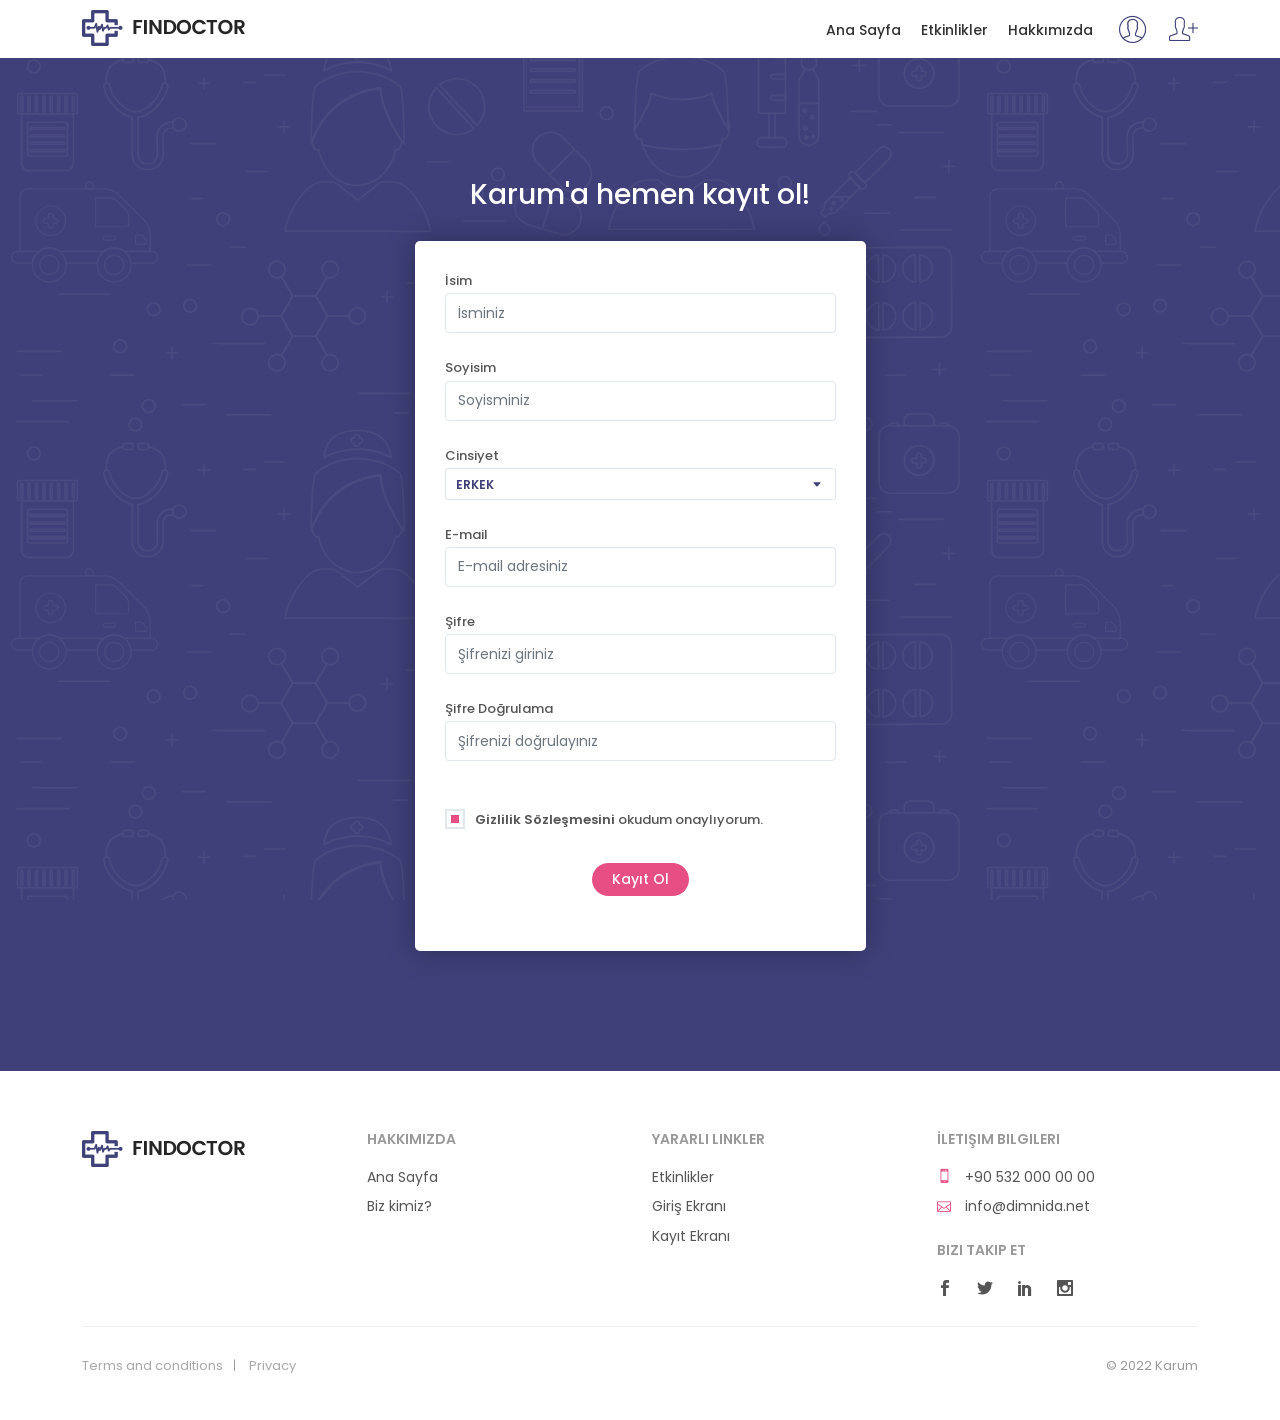
<file: KarumWeb/register.html>
<!DOCTYPE html>
<html lang="en">

<head>
	<meta charset="utf-8">
	<meta name="viewport" content="width=device-width, initial-scale=1">
	<meta name="description" content="Find easily a doctor and book online an appointment">
	<meta name="author" content="Ansonika">
	<title>KARUM</title>

	<!-- Favicons-->
	<link rel="shortcut icon" href="img/favicon.ico" type="image/x-icon">
	<link rel="apple-touch-icon" type="image/x-icon" href="img/apple-touch-icon-57x57-precomposed.png">
	<link rel="apple-touch-icon" type="image/x-icon" sizes="72x72" href="img/apple-touch-icon-72x72-precomposed.png">
	<link rel="apple-touch-icon" type="image/x-icon" sizes="114x114" href="img/apple-touch-icon-114x114-precomposed.png">
	<link rel="apple-touch-icon" type="image/x-icon" sizes="144x144" href="img/apple-touch-icon-144x144-precomposed.png">

	<!-- GOOGLE WEB FONT -->
    <link href="https://fonts.googleapis.com/css2?family=Poppins:wght@300;400;500;600;700;800&display=swap" rel="stylesheet">

	<!-- BASE CSS -->
	<link href="css/bootstrap.min.css" rel="stylesheet">
	<link href="css/style.css" rel="stylesheet">
	<link href="css/menu.css" rel="stylesheet">
	<link href="css/vendors.css" rel="stylesheet">
	<link href="css/icon_fonts/css/all_icons_min.css" rel="stylesheet">
    
	<!-- YOUR CUSTOM CSS -->
	<link href="css/custom.css" rel="stylesheet">

</head>

<body>

	<div id="preloader" class="Fixed">
		<div data-loader="circle-side"></div>
	</div>
	<!-- /Preload-->
	
	<div id="page">		
		<header class="header_sticky">
			<a href="#menu" class="btn_mobile">
			  <div class="hamburger hamburger--spin" id="hamburger">
				<div class="hamburger-box">
				  <div class="hamburger-inner"></div>
				</div>
			  </div>
			</a>
			<!-- /btn_mobile-->
			<div class="container">
			  <div class="row">
				<div class="col-lg-3 col-6">
				  <div id="logo_home">
					<h1><a href="index.html" title="Karum">KARUM</a></h1>
				  </div>
				</div>
				<div class="col-lg-9 col-6">
				  <ul id="top_access">
					<li>
					  <a href="login.html"><i class="pe-7s-user"></i></a>
					</li>
					<li>
					  <a href="register.html"
						><i class="pe-7s-add-user"></i
					  ></a>
					</li>
				  </ul>
				  <nav id="menu" class="main-menu">
					<ul>
					  <li>
						<span><a href="index.html">Ana Sayfa</a></span>
					  </li>
					  <li>
						<span><a href="blog-1.html">Etkinlikler</a></span>
					  </li>
					  <li>
						<span><a href="about.html">Hakkımızda</a></span>
					  </li>
					</ul>
				  </nav>
				  <!-- /main-menu -->
				</div>
			  </div>
			</div>
			<!-- /container -->
		  </header>
	<!-- /header -->
	
	<main>
		<div class="bg_color_2">
			<div class="container margin_60_35">
				<div id="register">
					<h1>Karum'a hemen kayıt ol!</h1>
					<div class="row justify-content-center">
						<div class="col-md-5">
							<form>
								<div class="box_form">
									<div class="form-group">
										<label>İsim</label>
										<input type="text" class="form-control" placeholder="İsminiz">
									</div>
									<div class="form-group">
										<label>Soyisim</label>
										<input type="text" class="form-control" placeholder="Soyisminiz">
									</div>
									<div class="form-group">
										<label>Cinsiyet</label>
										<select name="Cinsiyet" class="selectbox">
										<option value="Erkek">Erkek</option>
										<option value="Kadın">Kadın</option>
										<option value="Belirtmek İstemiyorum">Belirtmek İstemiyorum</option>
										
										</select>
									</div>
									<div class="form-group">
										<label>E-mail</label>
										<input type="email" class="form-control" placeholder="E-mail adresiniz">
									</div>
									<div class="form-group">
										<label>Şifre</label>
										<input type="password" class="form-control" id="password1" name="password1" placeholder="Şifrenizi giriniz">
									</div>
									<div class="form-group">
										<label>Şifre Doğrulama</label>
										<input type="password" class="form-control" id="password2" name="password2" placeholder="Şifrenizi doğrulayınız">
									</div>
									<div id="pass-info" class="clearfix"></div>
									<div class="checkbox-holder text-left">
										<div class="checkbox_2">
											<input type="checkbox" value="accept_2" id="check_2" name="check_2" checked>
											<label for="check_2"><span><strong>Gizlilik Sözleşmesini</strong> okudum onaylıyorum.</span></label>
										</div>
									</div>
									<div class="form-group text-center add_top_30">
										<input class="btn_1" type="submit" value="Kayıt Ol">
									</div>
								</div>
							</form>
						</div>
					</div>
					<!-- /row -->
				</div>
				<!-- /register -->
			</div>
		</div>
	</main>
	<!-- /main -->
	
	<footer>
        <div class="container margin_60_35">
          <div class="row">
            <div class="col-lg-3 col-md-12">
              <p>
                <a href="index.html" title="Findoctor">
                  <img
                    src="img/logo.png"
                    alt=""
                    width="163"
                    height="36"
                    class="img-fluid"
                  />
                </a>
              </p>
            </div>
            <div class="col-lg-3 col-md-4">
              <h5>Hakkımızda</h5>
              <ul class="links">
				<li><a href="index.html">Ana Sayfa</a></li>
                <li><a href="about.html">Biz kimiz?</a></li>
              </ul>
            </div>
            <div class="col-lg-3 col-md-4">
              <h5>Yararlı Linkler</h5>
              <ul class="links">
                <li><a href="blog-1.html">Etkinlikler</a></li>
				<li><a href="login.html">Giriş Ekranı</a></li>
                <li><a href="register.html">Kayıt Ekranı</a></li>
              </ul>
            </div>
            <div class="col-lg-3 col-md-4">
              <h5>İletişim Bilgileri</h5>
              <ul class="contacts">
                <li>
                  <a href="tel://61280932400"
                    ><i class="icon_mobile"></i> +90 532 000 00 00</a
                  >
                </li>
                <li>
                  <a href="mailto:info@findoctor.com"
                    ><i class="icon_mail_alt"></i> info@dimnida.net</a
                  >
                </li>
              </ul>
              <div class="follow_us">
                <h5>Bizi Takip Et</h5>
                <ul>
                  <li>
                    <a href="#0"><i class="social_facebook"></i></a>
                  </li>
                  <li>
                    <a href="#0"><i class="social_twitter"></i></a>
                  </li>
                  <li>
                    <a href="#0"><i class="social_linkedin"></i></a>
                  </li>
                  <li>
                    <a href="#0"><i class="social_instagram"></i></a>
                  </li>
                </ul>
              </div>
            </div>
          </div>
          <!--/row-->
          <hr />
          <div class="row">
            <div class="col-md-8">
              <ul id="additional_links">
                <li><a href="#0">Terms and conditions</a></li>
                <li><a href="#0">Privacy</a></li>
              </ul>
            </div>
            <div class="col-md-4">
              <div id="copy">© 2022 Karum</div>
            </div>
          </div>
        </div>
      </footer>
	<!--/footer-->
	</div>
	<!-- page -->

	<div id="toTop"></div>
	<!-- Back to top button -->

	<!-- COMMON SCRIPTS -->
	<script src="js/jquery-3.6.0.min.js"></script>
	<script src="js/common_scripts.min.js"></script>
	<script src="js/functions.js"></script>
     
	<!-- SPECIFIC SCRIPTS -->
	<script src="js/pw_strenght.js"></script>
</body>
</html>
</file>
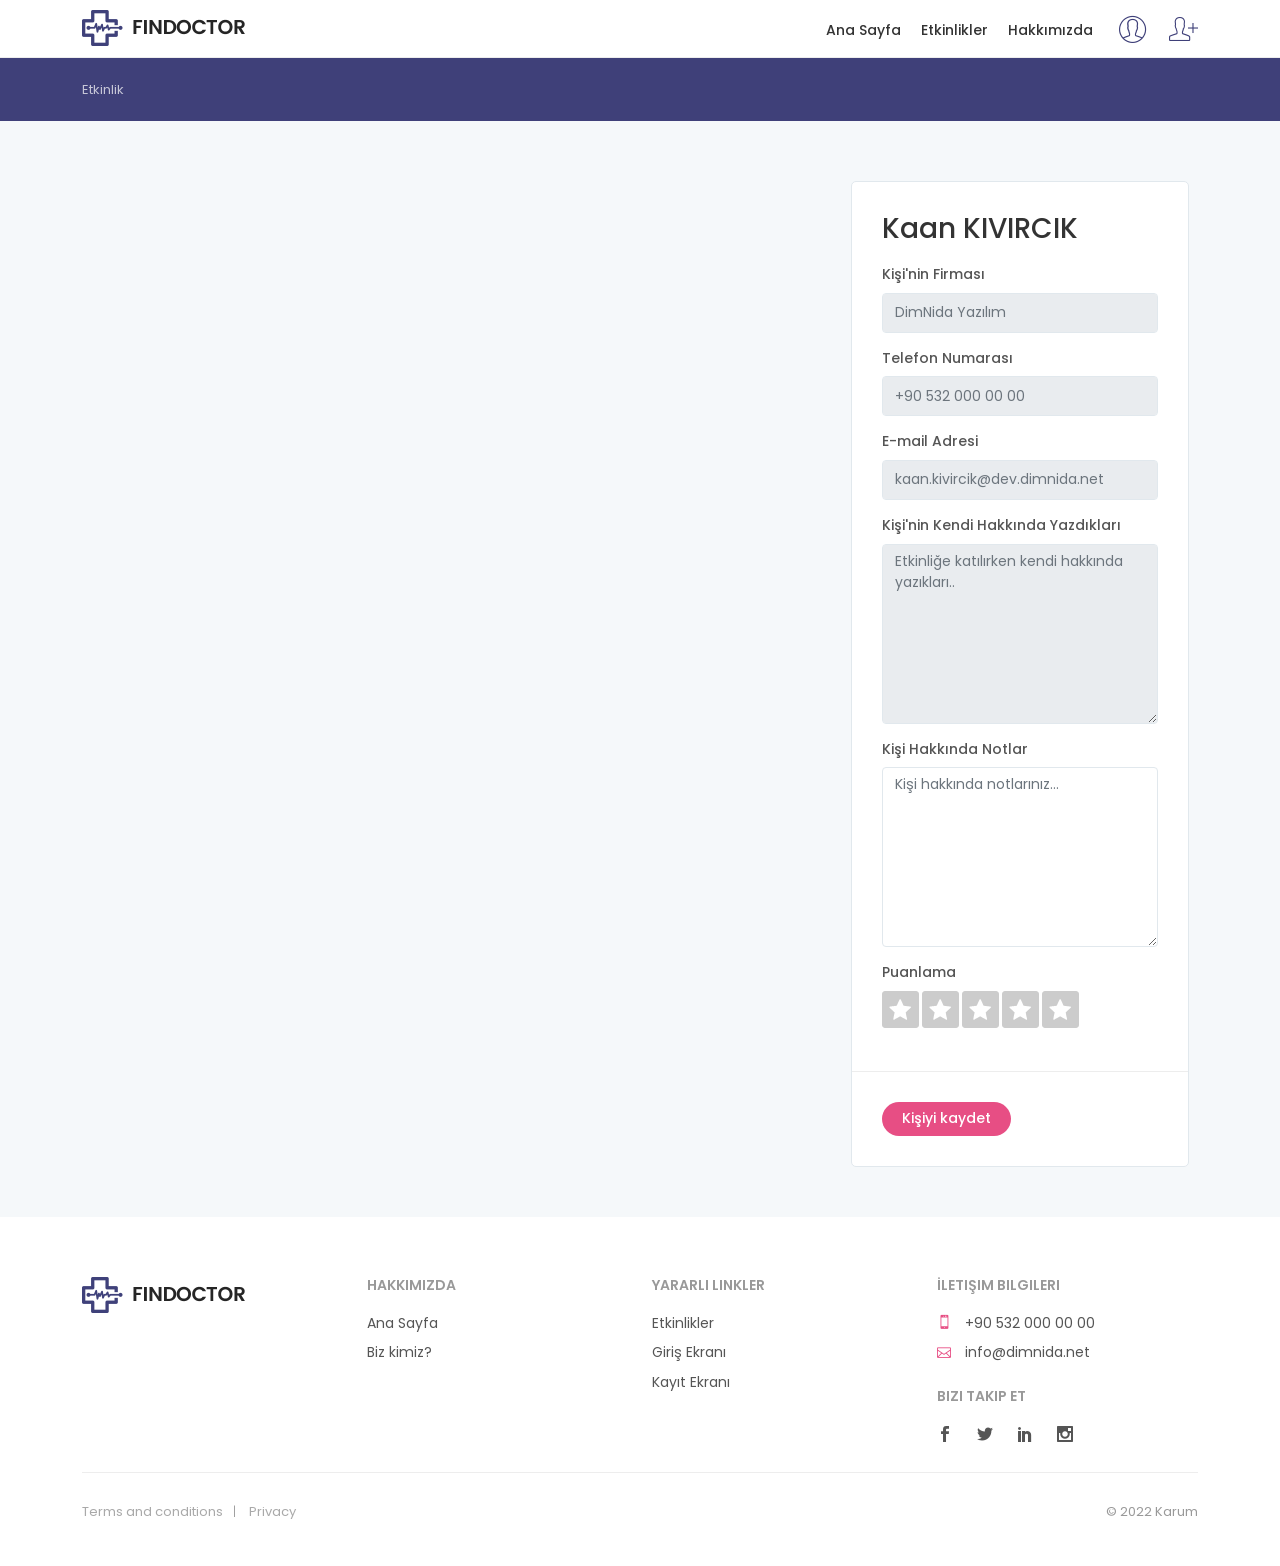
<file: KarumWeb/submit-review.html>
<!DOCTYPE html>
<html lang="en">
  <head>
    <meta charset="utf-8" />
    <meta name="viewport" content="width=device-width, initial-scale=1" />
    <meta
      name="description"
      content="Find easily a doctor and book online an appointment"
    />
    <meta name="author" content="Ansonika" />
    <title>KARUM</title>

    <!-- Favicons-->
    <link rel="shortcut icon" href="img/favicon.ico" type="image/x-icon" />
    <link
      rel="apple-touch-icon"
      type="image/x-icon"
      href="img/apple-touch-icon-57x57-precomposed.png"
    />
    <link
      rel="apple-touch-icon"
      type="image/x-icon"
      sizes="72x72"
      href="img/apple-touch-icon-72x72-precomposed.png"
    />
    <link
      rel="apple-touch-icon"
      type="image/x-icon"
      sizes="114x114"
      href="img/apple-touch-icon-114x114-precomposed.png"
    />
    <link
      rel="apple-touch-icon"
      type="image/x-icon"
      sizes="144x144"
      href="img/apple-touch-icon-144x144-precomposed.png"
    />

    <!-- GOOGLE WEB FONT -->
    <link
      href="https://fonts.googleapis.com/css2?family=Poppins:wght@300;400;500;600;700;800&display=swap"
      rel="stylesheet"
    />

    <!-- BASE CSS -->
    <link href="css/bootstrap.min.css" rel="stylesheet" />
    <link href="css/style.css" rel="stylesheet" />
    <link href="css/menu.css" rel="stylesheet" />
    <link href="css/vendors.css" rel="stylesheet" />
    <link href="css/icon_fonts/css/all_icons_min.css" rel="stylesheet" />

    <!-- YOUR CUSTOM CSS -->
    <link href="css/custom.css" rel="stylesheet" />
  </head>

  <body>
    <div id="preloader" class="Fixed">
      <div data-loader="circle-side"></div>
    </div>
    <!-- /Preload-->

    <div id="page">
      <header class="static">
        <a href="#menu" class="btn_mobile">
          <div class="hamburger hamburger--spin" id="hamburger">
            <div class="hamburger-box">
              <div class="hamburger-inner"></div>
            </div>
          </div>
        </a>
        <!-- /btn_mobile-->
        <div class="container">
          <div class="row">
            <div class="col-lg-3 col-6">
              <div id="logo_home">
                <h1><a href="index.html" title="Karum">KARUM</a></h1>
              </div>
            </div>
            <div class="col-lg-9 col-6">
              <ul id="top_access">
                <li>
                  <a href="login.html"><i class="pe-7s-user"></i></a>
                </li>
                <li>
                  <a href="register.html"><i class="pe-7s-add-user"></i></a>
                </li>
              </ul>
              <nav id="menu" class="main-menu">
                <ul>
                  <li>
                    <span><a href="index.html">Ana Sayfa</a></span>
                  </li>
                  <li>
                    <span><a href="blog-1.html">Etkinlikler</a></span>
                  </li>
                  <li>
                    <span><a href="about.html">Hakkımızda</a></span>
                  </li>
                </ul>
              </nav>
              <!-- /main-menu -->
            </div>
          </div>
        </div>
        <!-- /container -->
      </header>
      <!-- /header -->

      <main>
        <div id="breadcrumb">
          <div class="container">
            <ul>
              <li>Etkinlik</li>
            </ul>
          </div>
        </div>
        <!-- /breadcrumb -->
        <div class="row">
			<div class="col-lg-7">

			</div>
          <div class="container margin_60_35 col-lg-5">
            <div class="row justify-content-center">
              <div class="col-lg-8">
                <div class="box_general_3 write_review">
                  <h1>Kaan KIVIRCIK</h1>
                  
                  <!-- /rating_submit -->
                  <div class="form-group">
                    <label>Kişi'nin Firması</label>
                    <input
                      class="form-control"
                      type="text"
                      placeholder="DimNida Yazılım"
                      disabled
                    />
                  </div>
                  <div class="form-group">
                    <label>Telefon Numarası</label>
                    <input
                      class="form-control"
                      type="text"
                      placeholder="+90 532 000 00 00"
                      disabled
                    />
                  </div>
				  <div class="form-group">
                    <label>E-mail Adresi</label>
                    <input
                      class="form-control"
                      type="text"
                      placeholder="kaan.kivircik@dev.dimnida.net"
                      disabled
                    />
                  </div>
                  <div class="form-group">
                    <label>Kişi'nin Kendi Hakkında Yazdıkları</label>
                    <textarea
                      class="form-control"
                      style="height: 180px"
                      placeholder="Etkinliğe katılırken kendi hakkında yazıkları.."
                      disabled
                    ></textarea>
                  </div>
                  <div class="form-group">
                    <label>Kişi Hakkında Notlar</label>
                    <textarea
                      class="form-control"
                      style="height: 180px"
                      placeholder="Kişi hakkında notlarınız..."
                    ></textarea>
                  </div>
                  <div class="rating_submit">
                    <div class="form-group">
                      <label class="d-block">Puanlama</label>
                      <span class="rating">
                        <input
                          type="radio"
                          class="rating-input"
                          id="5_star"
                          name="rating-input"
                          value="5 Stars"
                        /><label for="5_star" class="rating-star"></label>
                        <input
                          type="radio"
                          class="rating-input"
                          id="4_star"
                          name="rating-input"
                          value="4 Stars"
                        /><label for="4_star" class="rating-star"></label>
                        <input
                          type="radio"
                          class="rating-input"
                          id="3_star"
                          name="rating-input"
                          value="3 Stars"
                        /><label for="3_star" class="rating-star"></label>
                        <input
                          type="radio"
                          class="rating-input"
                          id="2_star"
                          name="rating-input"
                          value="2 Stars"
                        /><label for="2_star" class="rating-star"></label>
                        <input
                          type="radio"
                          class="rating-input"
                          id="1_star"
                          name="rating-input"
                          value="1 Star"
                        /><label for="1_star" class="rating-star"></label>
                      </span>
                    </div>
                  </div>
                  <hr />
                  
                  <a href="#0" class="btn_1">Kişiyi kaydet</a>
                </div>
              </div>
            </div>
            <!-- /row -->
          </div>
        </div>
        <!-- /container -->
      </main>
      <!-- /main -->

      <footer>
        <div class="container margin_60_35">
          <div class="row">
            <div class="col-lg-3 col-md-12">
              <p>
                <a href="index.html" title="Findoctor">
                  <img
                    src="img/logo.png"
                    alt=""
                    width="163"
                    height="36"
                    class="img-fluid"
                  />
                </a>
              </p>
            </div>
            <div class="col-lg-3 col-md-4">
              <h5>Hakkımızda</h5>
              <ul class="links">
                <li><a href="index.html">Ana Sayfa</a></li>
                <li><a href="about.html">Biz kimiz?</a></li>
              </ul>
            </div>
            <div class="col-lg-3 col-md-4">
              <h5>Yararlı Linkler</h5>
              <ul class="links">
                <li><a href="blog-1.html">Etkinlikler</a></li>
                <li><a href="login.html">Giriş Ekranı</a></li>
                <li><a href="register.html">Kayıt Ekranı</a></li>
              </ul>
            </div>
            <div class="col-lg-3 col-md-4">
              <h5>İletişim Bilgileri</h5>
              <ul class="contacts">
                <li>
                  <a href="tel://61280932400"
                    ><i class="icon_mobile"></i> +90 532 000 00 00</a
                  >
                </li>
                <li>
                  <a href="mailto:info@findoctor.com"
                    ><i class="icon_mail_alt"></i> info@dimnida.net</a
                  >
                </li>
              </ul>
              <div class="follow_us">
                <h5>Bizi Takip Et</h5>
                <ul>
                  <li>
                    <a href="#0"><i class="social_facebook"></i></a>
                  </li>
                  <li>
                    <a href="#0"><i class="social_twitter"></i></a>
                  </li>
                  <li>
                    <a href="#0"><i class="social_linkedin"></i></a>
                  </li>
                  <li>
                    <a href="#0"><i class="social_instagram"></i></a>
                  </li>
                </ul>
              </div>
            </div>
          </div>
          <!--/row-->
          <hr />
          <div class="row">
            <div class="col-md-8">
              <ul id="additional_links">
                <li><a href="#0">Terms and conditions</a></li>
                <li><a href="#0">Privacy</a></li>
              </ul>
            </div>
            <div class="col-md-4">
              <div id="copy">© 2022 Karum</div>
            </div>
          </div>
        </div>
      </footer>
      <!--/footer-->
    </div>
    <!-- page -->

    <div id="toTop"></div>
    <!-- Back to top button -->

    <!-- COMMON SCRIPTS -->
    <script src="js/jquery-3.6.0.min.js"></script>
    <script src="js/common_scripts.min.js"></script>
    <script src="js/functions.js"></script>
  </body>
</html>
</file>
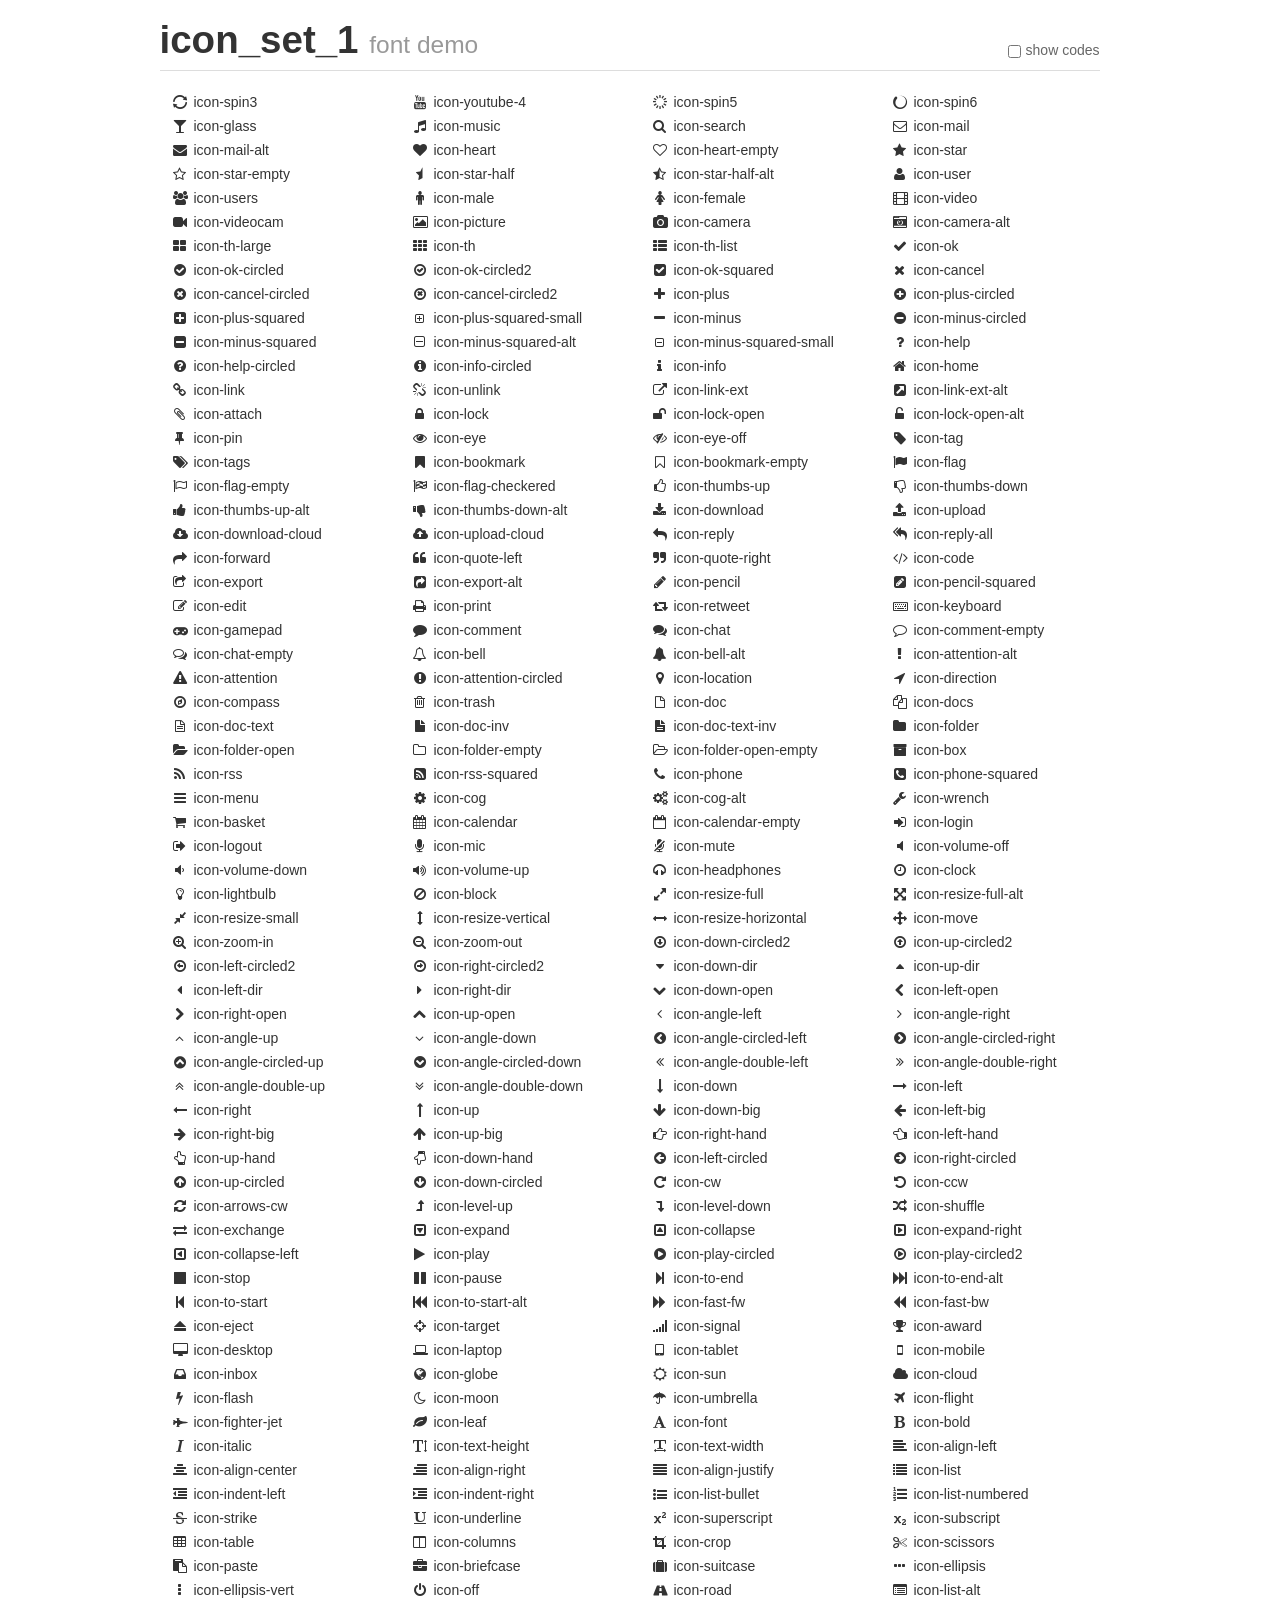
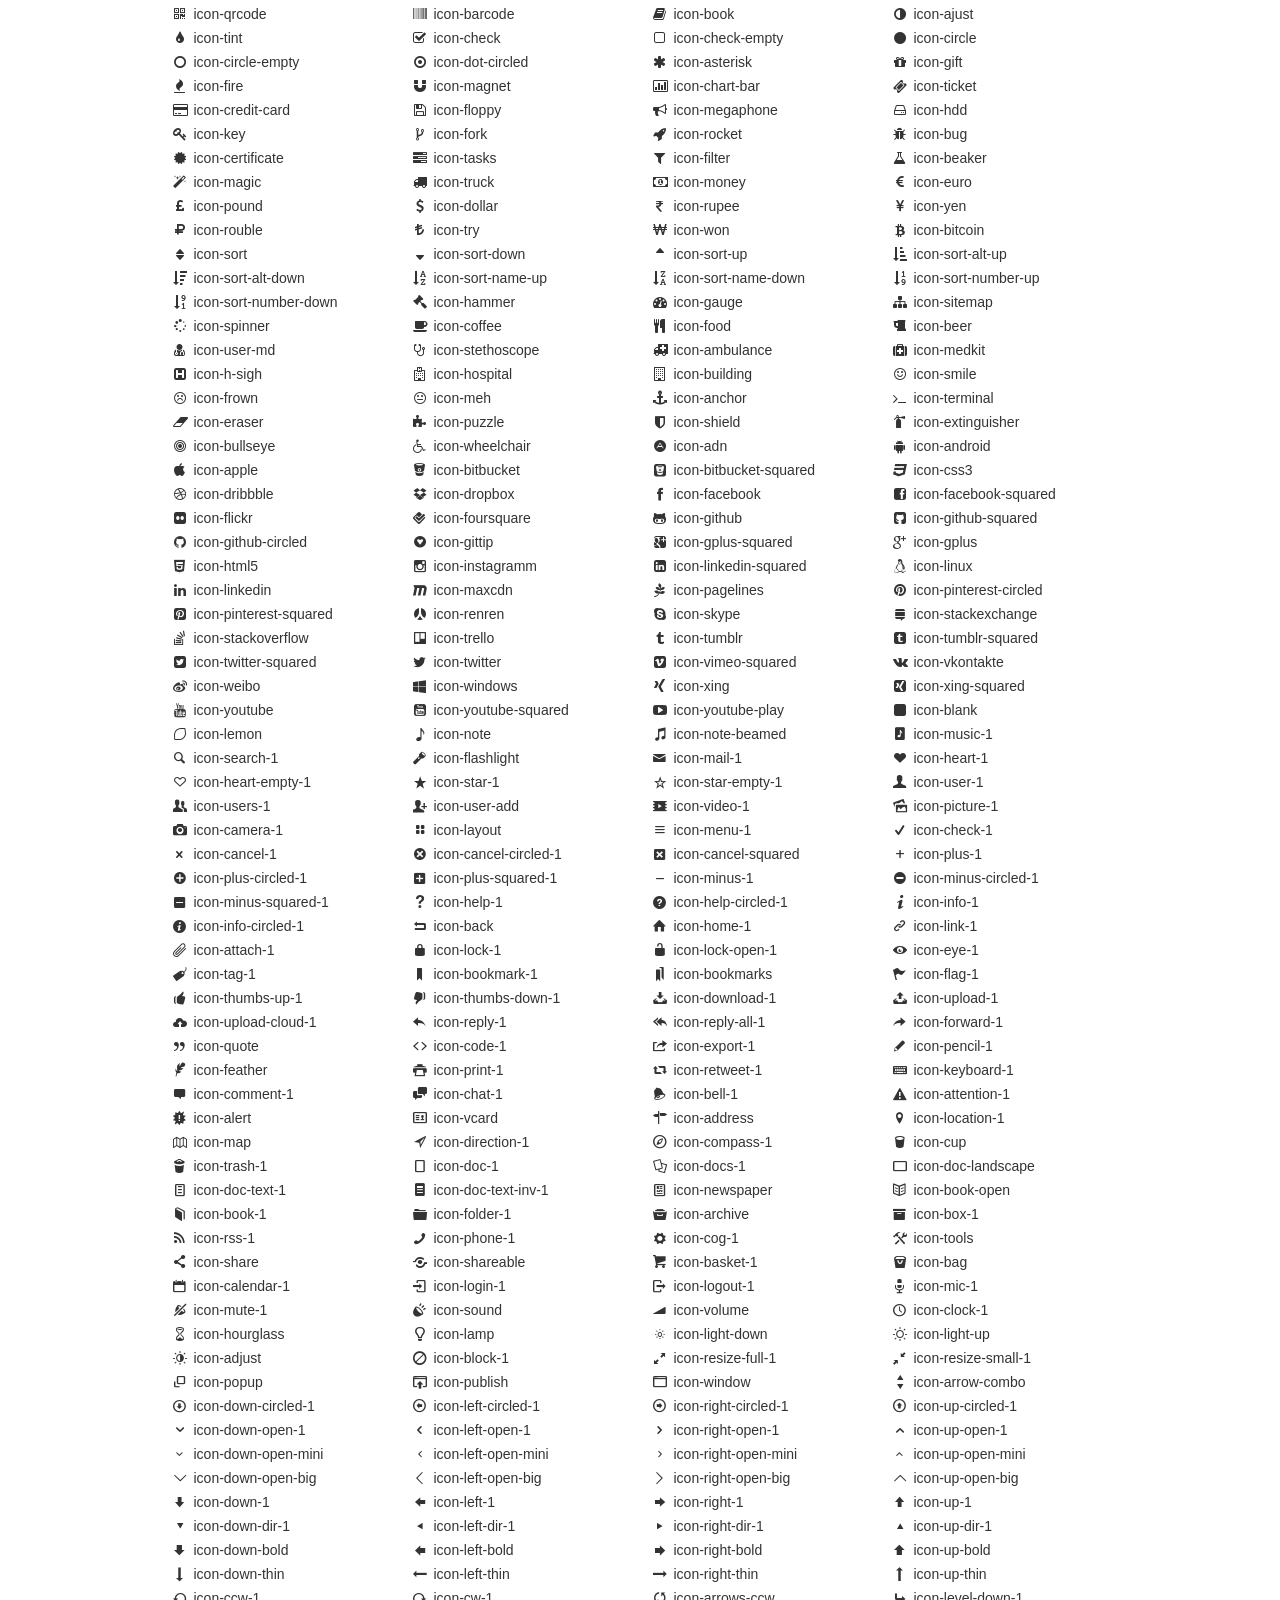
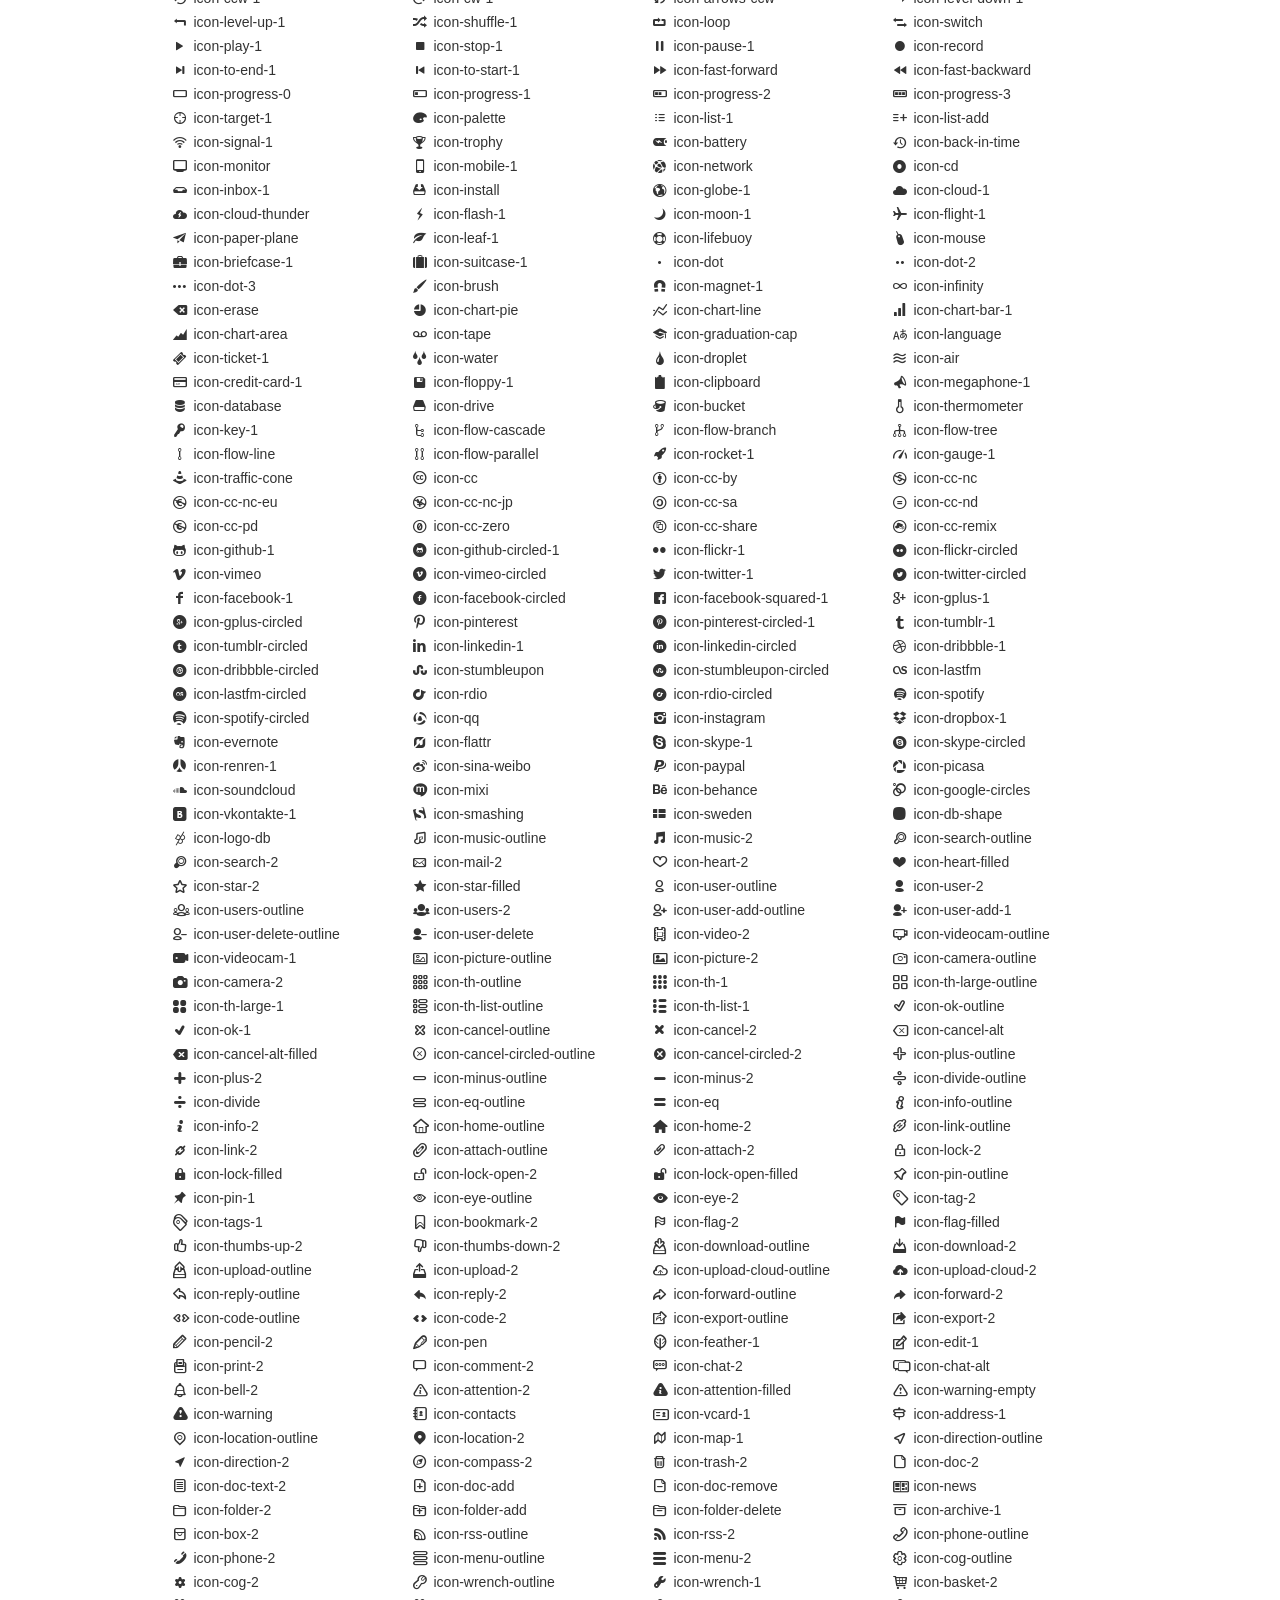
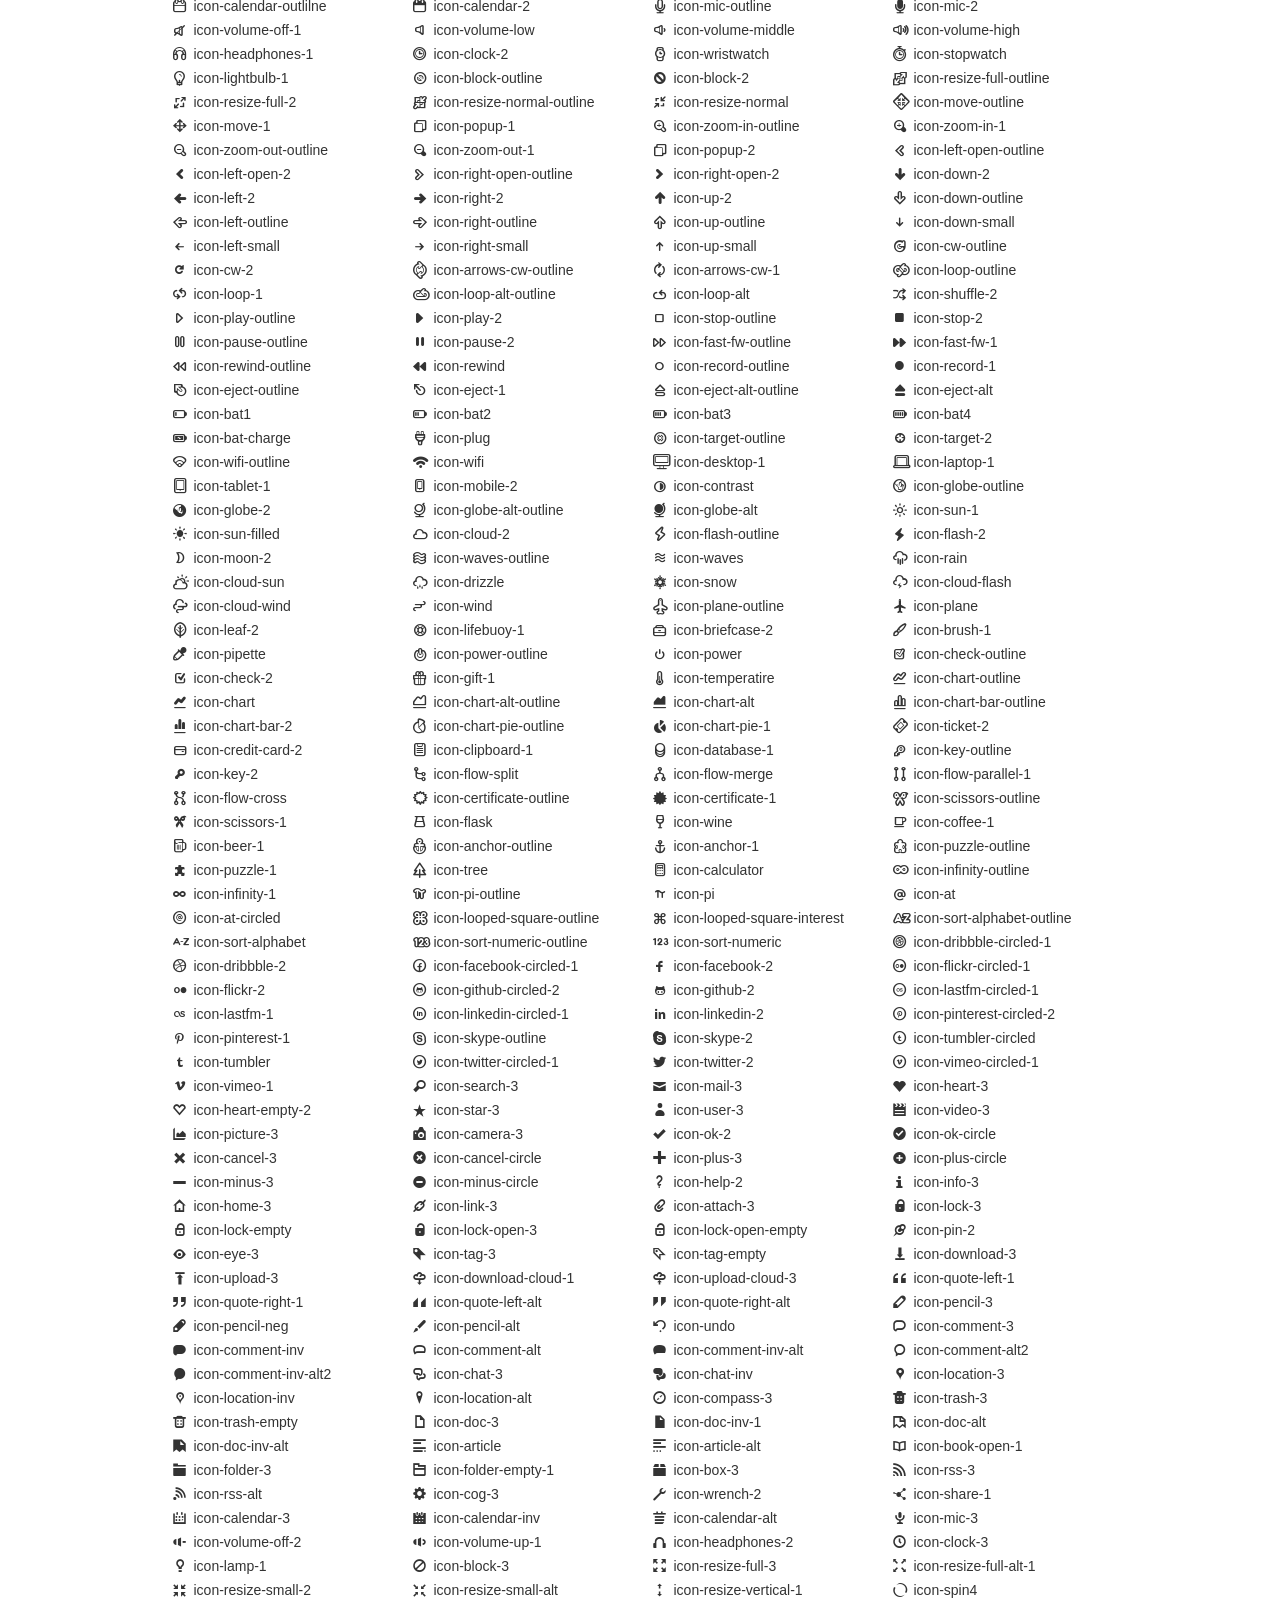
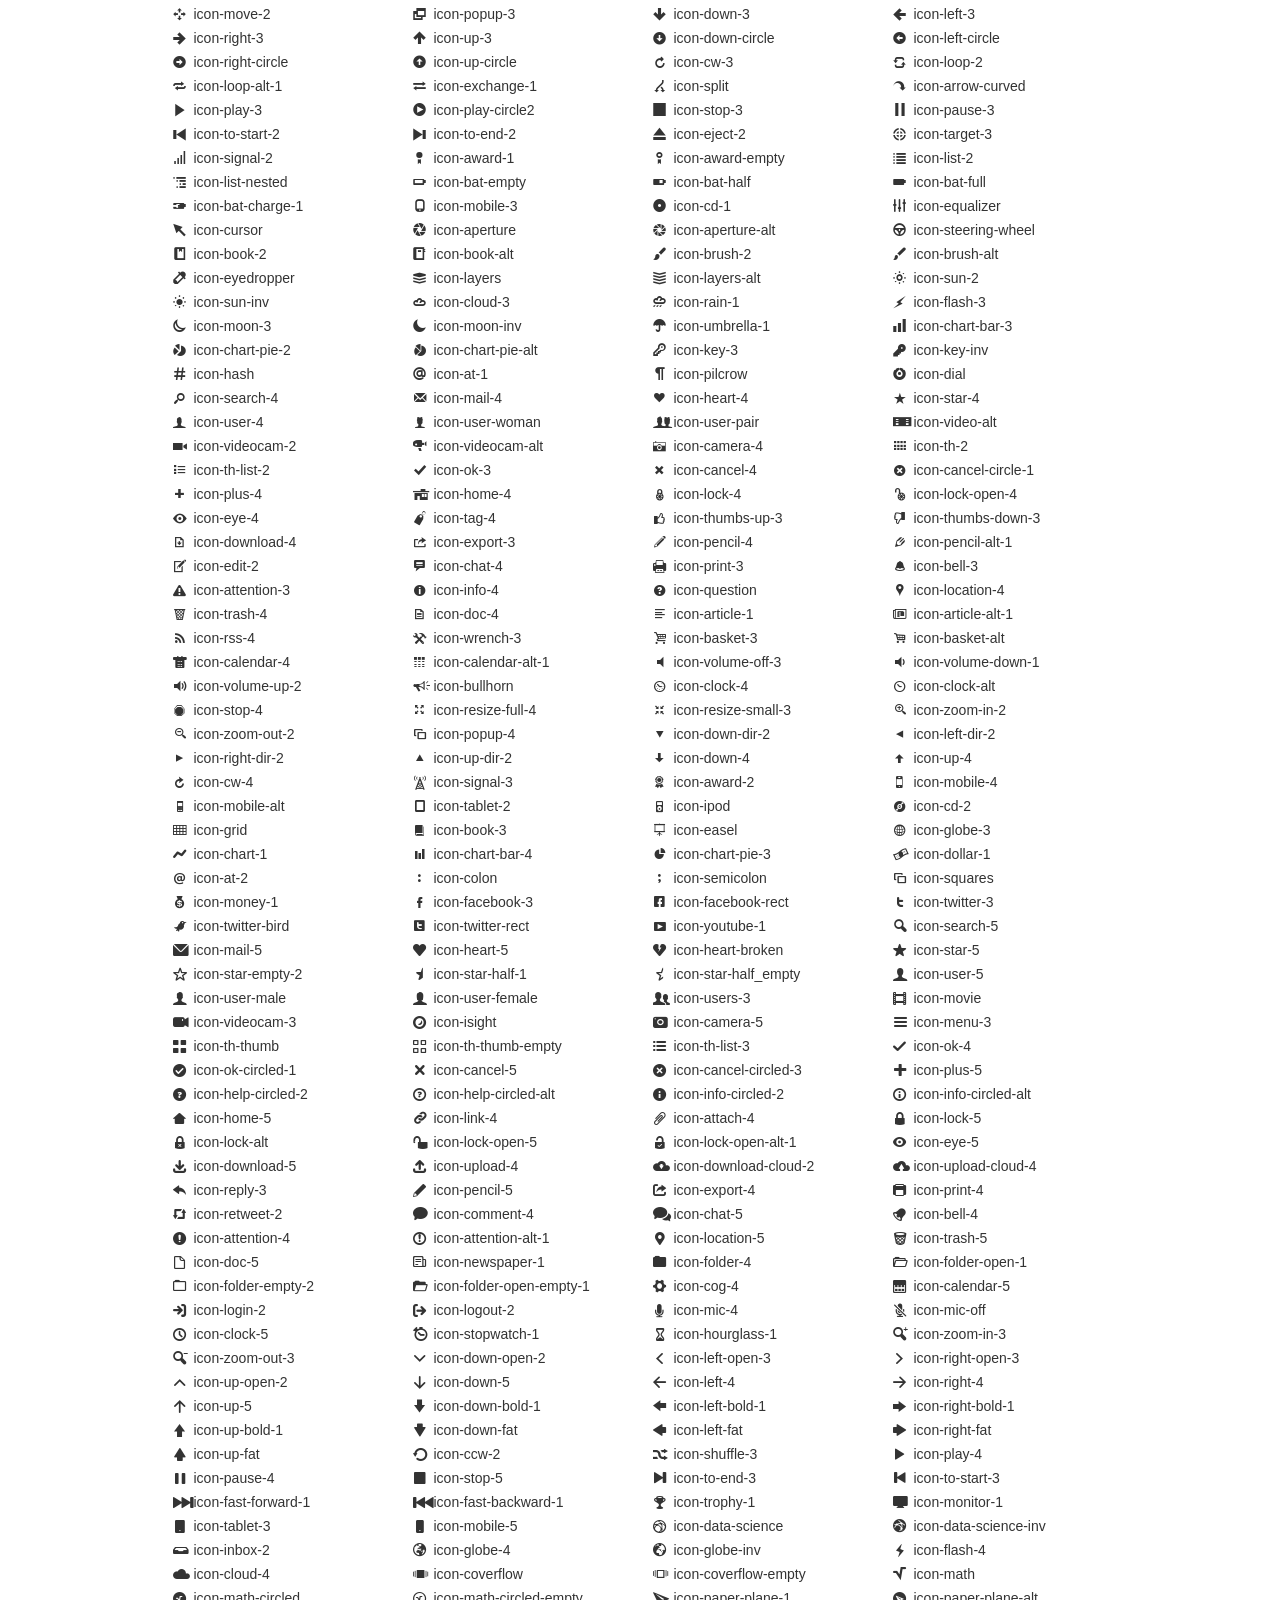
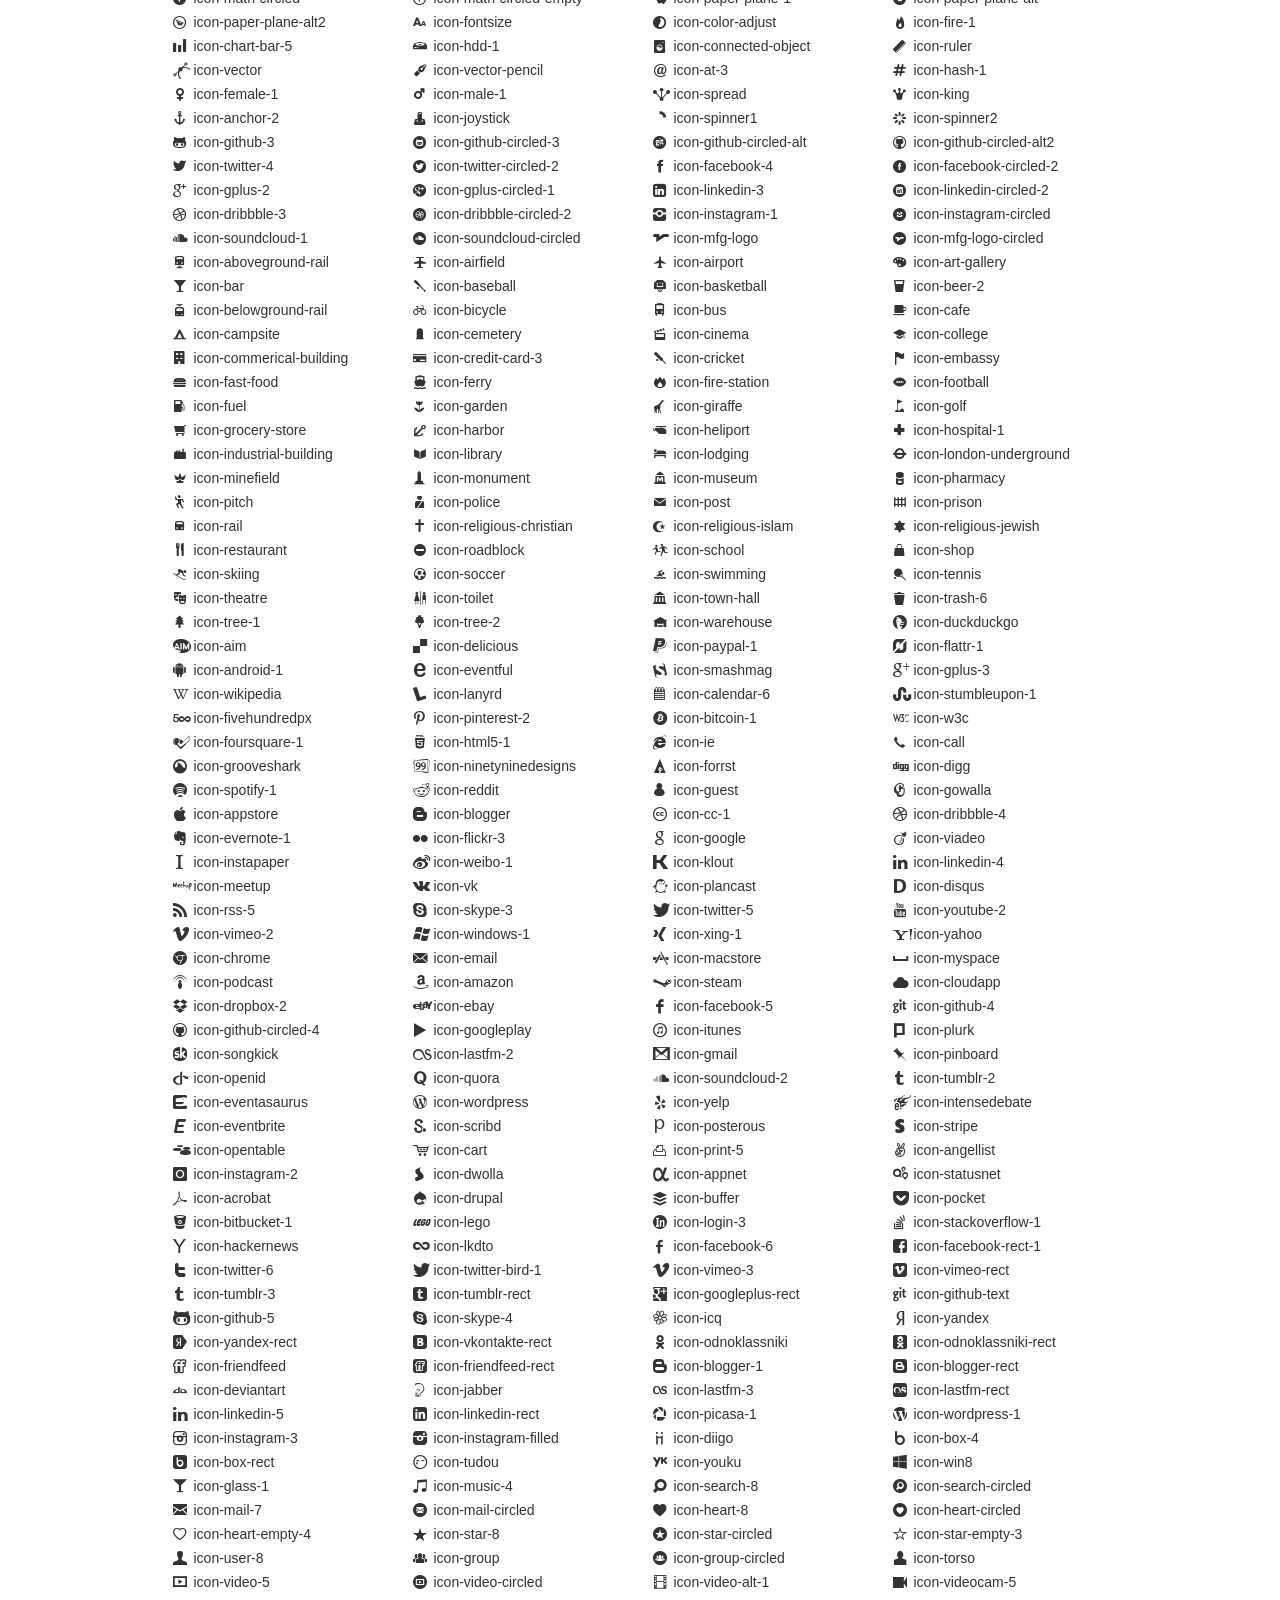
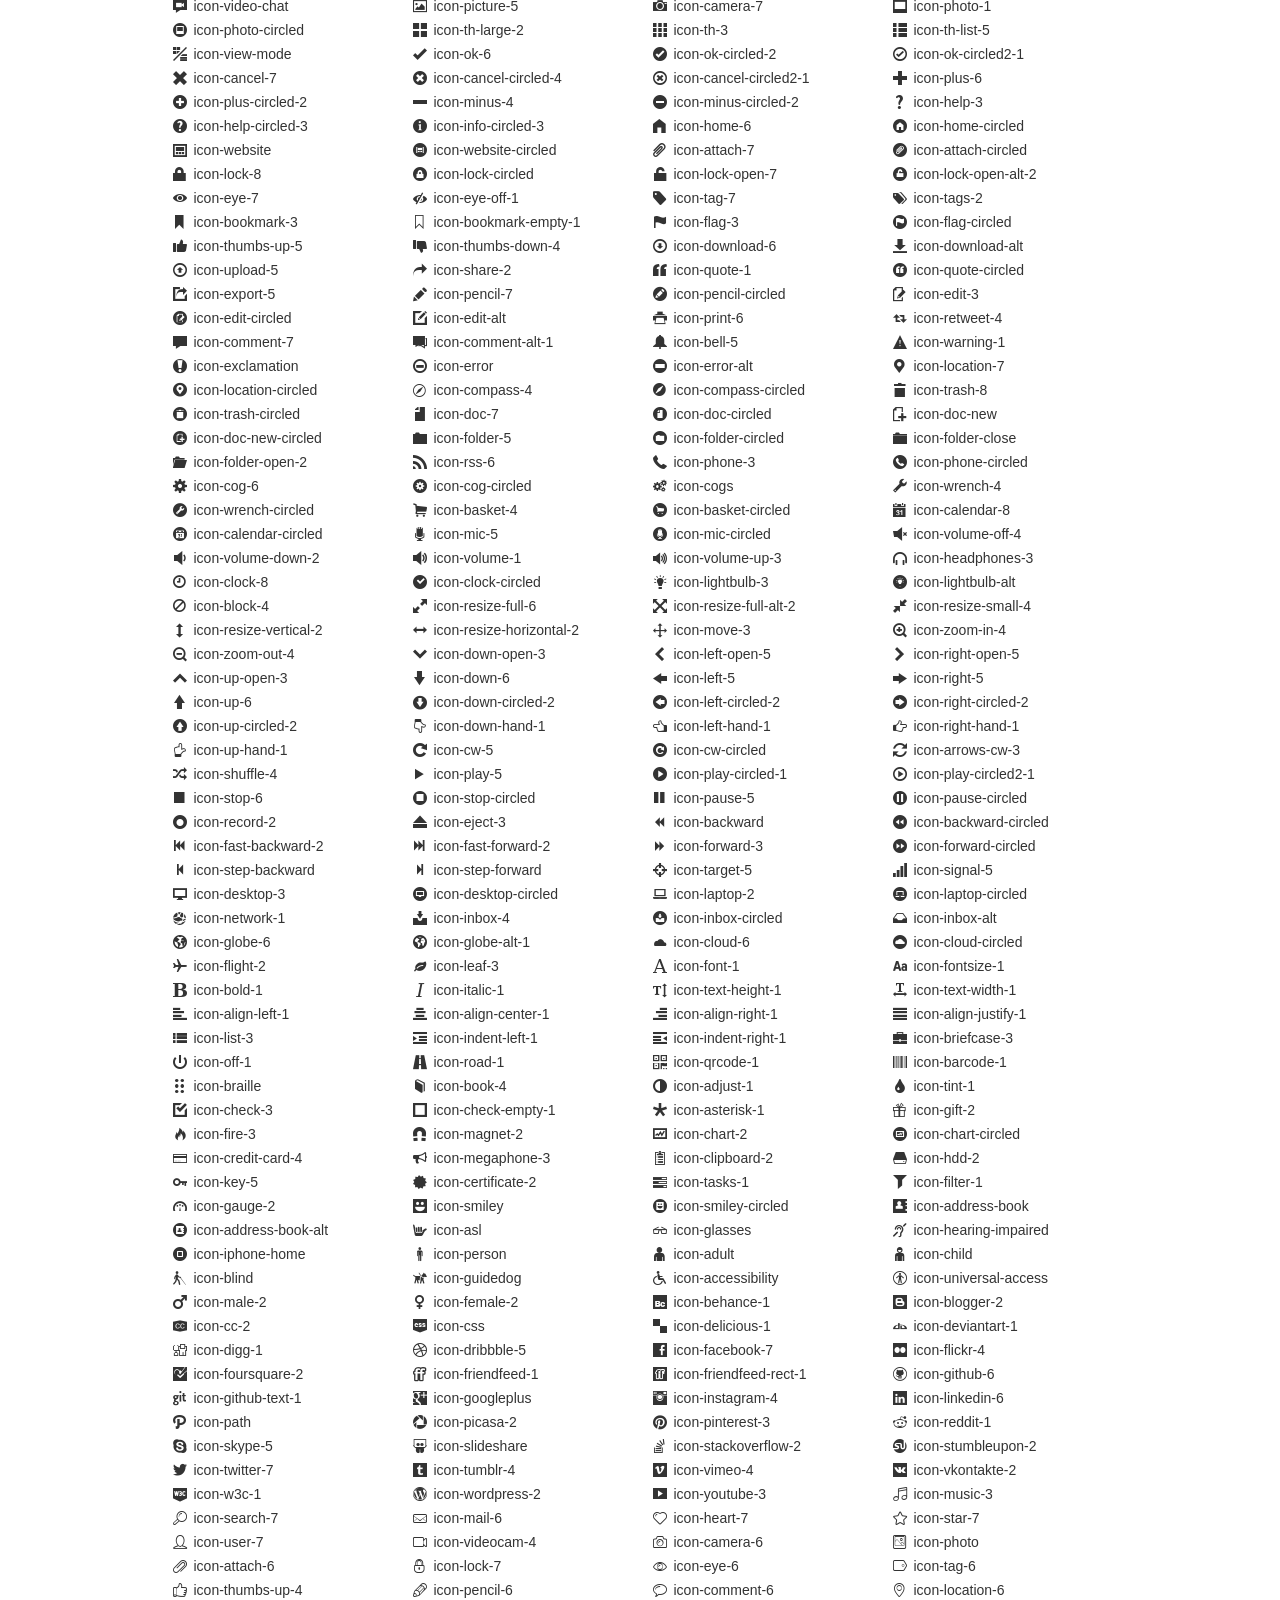
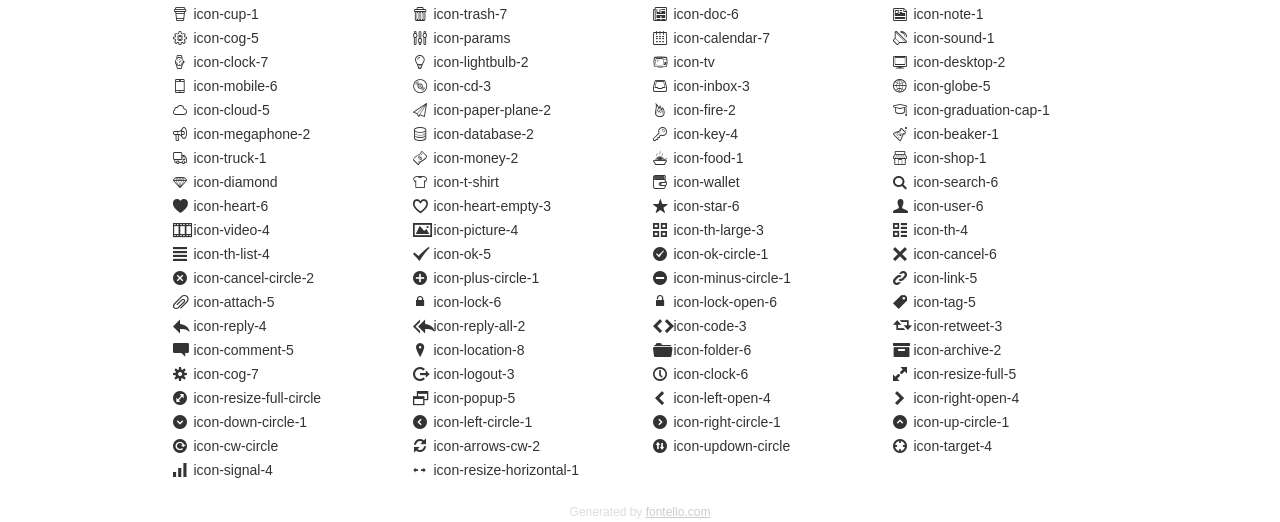
<file: KarumWeb/css/icon_fonts/demo_icon_set_1.html>
<!DOCTYPE html>
<html>
  <head>
    <!--[if lt IE 9]>
    <script src="http://html5shim.googlecode.com/svn/trunk/html5.js"></script>
    <![endif]-->
    <meta charset="UTF-8">
	<style type="text/css">/*
	 * Bootstrap v2.2.1
	 *
	 * Copyright 2012 Twitter, Inc
	 * Licensed under the Apache License v2.0
	 * http://www.apache.org/licenses/LICENSE-2.0
	 *
	 * Designed and built with all the love in the world @twitter by @mdo and @fat.
	 */
	.clearfix {
	  *zoom: 1;
	}
	.clearfix:before,
	.clearfix:after {
	  display: table;
	  content: "";
	  line-height: 0;
	}
	.clearfix:after {
	  clear: both;
	}
	html {
	  font-size: 100%;
	  -webkit-text-size-adjust: 100%;
	  -ms-text-size-adjust: 100%;
	}
	a:focus {
	  outline: thin dotted #333;
	  outline: 5px auto -webkit-focus-ring-color;
	  outline-offset: -2px;
	}
	a:hover,
	a:active {
	  outline: 0;
	}
	button,
	input,
	select,
	textarea {
	  margin: 0;
	  font-size: 100%;
	  vertical-align: middle;
	}
	button,
	input {
	  *overflow: visible;
	  line-height: normal;
	}
	button::-moz-focus-inner,
	input::-moz-focus-inner {
	  padding: 0;
	  border: 0;
	}
	body {
	  margin: 0;
	  font-family: "Helvetica Neue", Helvetica, Arial, sans-serif;
	  font-size: 14px;
	  line-height: 20px;
	  color: #333;
	  background-color: #fff;
	}
	a {
	  color: #08c;
	  text-decoration: none;
	}
	a:hover {
	  color: #005580;
	  text-decoration: underline;
	}
	.row {
	  margin-left: -20px;
	  *zoom: 1;
	}
	.row:before,
	.row:after {
	  display: table;
	  content: "";
	  line-height: 0;
	}
	.row:after {
	  clear: both;
	}
	[class*="span"] {
	  float: left;
	  min-height: 1px;
	  margin-left: 20px;
	}
	.container,
	.navbar-static-top .container,
	.navbar-fixed-top .container,
	.navbar-fixed-bottom .container {
	  width: 940px;
	}
	.span12 {
	  width: 940px;
	}
	.span11 {
	  width: 860px;
	}
	.span10 {
	  width: 780px;
	}
	.span9 {
	  width: 700px;
	}
	.span8 {
	  width: 620px;
	}
	.span7 {
	  width: 540px;
	}
	.span6 {
	  width: 460px;
	}
	.span5 {
	  width: 380px;
	}
	.span4 {
	  width: 300px;
	}
	.span3 {
	  width: 220px;
	}
	.span2 {
	  width: 140px;
	}
	.span1 {
	  width: 60px;
	}
	[class*="span"].pull-right,
	.row-fluid [class*="span"].pull-right {
	  float: right;
	}
	.container {
	  margin-right: auto;
	  margin-left: auto;
	  *zoom: 1;
	}
	.container:before,
	.container:after {
	  display: table;
	  content: "";
	  line-height: 0;
	}
	.container:after {
	  clear: both;
	}
	p {
	  margin: 0 0 10px;
	}
	.lead {
	  margin-bottom: 20px;
	  font-size: 21px;
	  font-weight: 200;
	  line-height: 30px;
	}
	small {
	  font-size: 85%;
	}
	h1 {
	  margin: 10px 0;
	  font-family: inherit;
	  font-weight: bold;
	  line-height: 20px;
	  color: inherit;
	  text-rendering: optimizelegibility;
	}
	h1 small {
	  font-weight: normal;
	  line-height: 1;
	  color: #999;
	}
	h1 {
	  line-height: 40px;
	}
	h1 {
	  font-size: 38.5px;
	}
	h1 small {
	  font-size: 24.5px;
	}
	body {
	  margin-top: 90px;
	}
	.header {
	  position: fixed;
	  top: 0;
	  left: 50%;
	  margin-left: -480px;
	  background-color: #fff;
	  border-bottom: 1px solid #ddd;
	  padding-top: 10px;
	  z-index: 10;
	}
	.footer {
	  color: #ddd;
	  font-size: 12px;
	  text-align: center;
	  margin-top: 20px;
	}
	.footer a {
	  color: #ccc;
	  text-decoration: underline;
	}
	.the-icons {
	  font-size: 14px;
	  line-height: 24px;
	}
	.switch {
	  position: absolute;
	  right: 0;
	  bottom: 10px;
	  color: #666;
	}
	.switch input {
	  margin-right: 0.3em;
	}
	.codesOn .i-name {
	  display: none;
	}
	.codesOn .i-code {
	  display: inline;
	}
	.i-code {
	  display: none;
	}
	</style>
    <link rel="stylesheet" href="css/icon_set_1.css">
    <!--[if IE 7]>
    <link rel="stylesheet" href="css/fontello-ie7.css">
    <![endif]-->
    <script>
      function toggleCodes(on) {
        var obj = document.getElementById('icons');
        
        if (on) {
          obj.className += ' codesOn';
        } else {
          obj.className = obj.className.replace(' codesOn', '');
        }
      }
      
    </script>
  </head>
  <body>
    <div class="container header">
      <h1>
        icon_set_1
         <small>font demo</small>
      </h1>
      <label class="switch">
        <input type="checkbox" onclick="toggleCodes(this.checked)">show codes
      </label>
    </div>
    <div id="icons" class="container">
      <div class="row">
        <div title="Code: 0xe800" class="the-icons span3"><i class="icon-spin3 animate-spin"></i> <span class="i-name">icon-spin3</span><span class="i-code">0xe800</span></div>
        <div title="Code: 0xef87" class="the-icons span3"><i class="icon-youtube-4"></i> <span class="i-name">icon-youtube-4</span><span class="i-code">0xef87</span></div>
        <div title="Code: 0xe802" class="the-icons span3"><i class="icon-spin5 animate-spin"></i> <span class="i-name">icon-spin5</span><span class="i-code">0xe802</span></div>
        <div title="Code: 0xe803" class="the-icons span3"><i class="icon-spin6 animate-spin"></i> <span class="i-name">icon-spin6</span><span class="i-code">0xe803</span></div>
      </div>
      <div class="row">
        <div title="Code: 0xe804" class="the-icons span3"><i class="icon-glass"></i> <span class="i-name">icon-glass</span><span class="i-code">0xe804</span></div>
        <div title="Code: 0xe805" class="the-icons span3"><i class="icon-music"></i> <span class="i-name">icon-music</span><span class="i-code">0xe805</span></div>
        <div title="Code: 0xe806" class="the-icons span3"><i class="icon-search"></i> <span class="i-name">icon-search</span><span class="i-code">0xe806</span></div>
        <div title="Code: 0xe807" class="the-icons span3"><i class="icon-mail"></i> <span class="i-name">icon-mail</span><span class="i-code">0xe807</span></div>
      </div>
      <div class="row">
        <div title="Code: 0xe808" class="the-icons span3"><i class="icon-mail-alt"></i> <span class="i-name">icon-mail-alt</span><span class="i-code">0xe808</span></div>
        <div title="Code: 0xe809" class="the-icons span3"><i class="icon-heart"></i> <span class="i-name">icon-heart</span><span class="i-code">0xe809</span></div>
        <div title="Code: 0xe80a" class="the-icons span3"><i class="icon-heart-empty"></i> <span class="i-name">icon-heart-empty</span><span class="i-code">0xe80a</span></div>
        <div title="Code: 0xe80b" class="the-icons span3"><i class="icon-star"></i> <span class="i-name">icon-star</span><span class="i-code">0xe80b</span></div>
      </div>
      <div class="row">
        <div title="Code: 0xe80c" class="the-icons span3"><i class="icon-star-empty"></i> <span class="i-name">icon-star-empty</span><span class="i-code">0xe80c</span></div>
        <div title="Code: 0xe80d" class="the-icons span3"><i class="icon-star-half"></i> <span class="i-name">icon-star-half</span><span class="i-code">0xe80d</span></div>
        <div title="Code: 0xe80e" class="the-icons span3"><i class="icon-star-half-alt"></i> <span class="i-name">icon-star-half-alt</span><span class="i-code">0xe80e</span></div>
        <div title="Code: 0xe80f" class="the-icons span3"><i class="icon-user"></i> <span class="i-name">icon-user</span><span class="i-code">0xe80f</span></div>
      </div>
      <div class="row">
        <div title="Code: 0xe827" class="the-icons span3"><i class="icon-users"></i> <span class="i-name">icon-users</span><span class="i-code">0xe827</span></div>
        <div title="Code: 0xe810" class="the-icons span3"><i class="icon-male"></i> <span class="i-name">icon-male</span><span class="i-code">0xe810</span></div>
        <div title="Code: 0xe811" class="the-icons span3"><i class="icon-female"></i> <span class="i-name">icon-female</span><span class="i-code">0xe811</span></div>
        <div title="Code: 0xe812" class="the-icons span3"><i class="icon-video"></i> <span class="i-name">icon-video</span><span class="i-code">0xe812</span></div>
      </div>
      <div class="row">
        <div title="Code: 0xe813" class="the-icons span3"><i class="icon-videocam"></i> <span class="i-name">icon-videocam</span><span class="i-code">0xe813</span></div>
        <div title="Code: 0xe814" class="the-icons span3"><i class="icon-picture"></i> <span class="i-name">icon-picture</span><span class="i-code">0xe814</span></div>
        <div title="Code: 0xe815" class="the-icons span3"><i class="icon-camera"></i> <span class="i-name">icon-camera</span><span class="i-code">0xe815</span></div>
        <div title="Code: 0xe816" class="the-icons span3"><i class="icon-camera-alt"></i> <span class="i-name">icon-camera-alt</span><span class="i-code">0xe816</span></div>
      </div>
      <div class="row">
        <div title="Code: 0xe817" class="the-icons span3"><i class="icon-th-large"></i> <span class="i-name">icon-th-large</span><span class="i-code">0xe817</span></div>
        <div title="Code: 0xe818" class="the-icons span3"><i class="icon-th"></i> <span class="i-name">icon-th</span><span class="i-code">0xe818</span></div>
        <div title="Code: 0xe819" class="the-icons span3"><i class="icon-th-list"></i> <span class="i-name">icon-th-list</span><span class="i-code">0xe819</span></div>
        <div title="Code: 0xe81a" class="the-icons span3"><i class="icon-ok"></i> <span class="i-name">icon-ok</span><span class="i-code">0xe81a</span></div>
      </div>
      <div class="row">
        <div title="Code: 0xe81b" class="the-icons span3"><i class="icon-ok-circled"></i> <span class="i-name">icon-ok-circled</span><span class="i-code">0xe81b</span></div>
        <div title="Code: 0xe81c" class="the-icons span3"><i class="icon-ok-circled2"></i> <span class="i-name">icon-ok-circled2</span><span class="i-code">0xe81c</span></div>
        <div title="Code: 0xe81d" class="the-icons span3"><i class="icon-ok-squared"></i> <span class="i-name">icon-ok-squared</span><span class="i-code">0xe81d</span></div>
        <div title="Code: 0xe81e" class="the-icons span3"><i class="icon-cancel"></i> <span class="i-name">icon-cancel</span><span class="i-code">0xe81e</span></div>
      </div>
      <div class="row">
        <div title="Code: 0xe81f" class="the-icons span3"><i class="icon-cancel-circled"></i> <span class="i-name">icon-cancel-circled</span><span class="i-code">0xe81f</span></div>
        <div title="Code: 0xe820" class="the-icons span3"><i class="icon-cancel-circled2"></i> <span class="i-name">icon-cancel-circled2</span><span class="i-code">0xe820</span></div>
        <div title="Code: 0xe821" class="the-icons span3"><i class="icon-plus"></i> <span class="i-name">icon-plus</span><span class="i-code">0xe821</span></div>
        <div title="Code: 0xe822" class="the-icons span3"><i class="icon-plus-circled"></i> <span class="i-name">icon-plus-circled</span><span class="i-code">0xe822</span></div>
      </div>
      <div class="row">
        <div title="Code: 0xe823" class="the-icons span3"><i class="icon-plus-squared"></i> <span class="i-name">icon-plus-squared</span><span class="i-code">0xe823</span></div>
        <div title="Code: 0xe824" class="the-icons span3"><i class="icon-plus-squared-small"></i> <span class="i-name">icon-plus-squared-small</span><span class="i-code">0xe824</span></div>
        <div title="Code: 0xe825" class="the-icons span3"><i class="icon-minus"></i> <span class="i-name">icon-minus</span><span class="i-code">0xe825</span></div>
        <div title="Code: 0xe826" class="the-icons span3"><i class="icon-minus-circled"></i> <span class="i-name">icon-minus-circled</span><span class="i-code">0xe826</span></div>
      </div>
      <div class="row">
        <div title="Code: 0xe828" class="the-icons span3"><i class="icon-minus-squared"></i> <span class="i-name">icon-minus-squared</span><span class="i-code">0xe828</span></div>
        <div title="Code: 0xe829" class="the-icons span3"><i class="icon-minus-squared-alt"></i> <span class="i-name">icon-minus-squared-alt</span><span class="i-code">0xe829</span></div>
        <div title="Code: 0xe82a" class="the-icons span3"><i class="icon-minus-squared-small"></i> <span class="i-name">icon-minus-squared-small</span><span class="i-code">0xe82a</span></div>
        <div title="Code: 0xe82b" class="the-icons span3"><i class="icon-help"></i> <span class="i-name">icon-help</span><span class="i-code">0xe82b</span></div>
      </div>
      <div class="row">
        <div title="Code: 0xe82c" class="the-icons span3"><i class="icon-help-circled"></i> <span class="i-name">icon-help-circled</span><span class="i-code">0xe82c</span></div>
        <div title="Code: 0xe82d" class="the-icons span3"><i class="icon-info-circled"></i> <span class="i-name">icon-info-circled</span><span class="i-code">0xe82d</span></div>
        <div title="Code: 0xe82e" class="the-icons span3"><i class="icon-info"></i> <span class="i-name">icon-info</span><span class="i-code">0xe82e</span></div>
        <div title="Code: 0xe82f" class="the-icons span3"><i class="icon-home"></i> <span class="i-name">icon-home</span><span class="i-code">0xe82f</span></div>
      </div>
      <div class="row">
        <div title="Code: 0xe830" class="the-icons span3"><i class="icon-link"></i> <span class="i-name">icon-link</span><span class="i-code">0xe830</span></div>
        <div title="Code: 0xe831" class="the-icons span3"><i class="icon-unlink"></i> <span class="i-name">icon-unlink</span><span class="i-code">0xe831</span></div>
        <div title="Code: 0xe832" class="the-icons span3"><i class="icon-link-ext"></i> <span class="i-name">icon-link-ext</span><span class="i-code">0xe832</span></div>
        <div title="Code: 0xe833" class="the-icons span3"><i class="icon-link-ext-alt"></i> <span class="i-name">icon-link-ext-alt</span><span class="i-code">0xe833</span></div>
      </div>
      <div class="row">
        <div title="Code: 0xe834" class="the-icons span3"><i class="icon-attach"></i> <span class="i-name">icon-attach</span><span class="i-code">0xe834</span></div>
        <div title="Code: 0xe835" class="the-icons span3"><i class="icon-lock"></i> <span class="i-name">icon-lock</span><span class="i-code">0xe835</span></div>
        <div title="Code: 0xe836" class="the-icons span3"><i class="icon-lock-open"></i> <span class="i-name">icon-lock-open</span><span class="i-code">0xe836</span></div>
        <div title="Code: 0xe837" class="the-icons span3"><i class="icon-lock-open-alt"></i> <span class="i-name">icon-lock-open-alt</span><span class="i-code">0xe837</span></div>
      </div>
      <div class="row">
        <div title="Code: 0xe838" class="the-icons span3"><i class="icon-pin"></i> <span class="i-name">icon-pin</span><span class="i-code">0xe838</span></div>
        <div title="Code: 0xe839" class="the-icons span3"><i class="icon-eye"></i> <span class="i-name">icon-eye</span><span class="i-code">0xe839</span></div>
        <div title="Code: 0xe83a" class="the-icons span3"><i class="icon-eye-off"></i> <span class="i-name">icon-eye-off</span><span class="i-code">0xe83a</span></div>
        <div title="Code: 0xe83b" class="the-icons span3"><i class="icon-tag"></i> <span class="i-name">icon-tag</span><span class="i-code">0xe83b</span></div>
      </div>
      <div class="row">
        <div title="Code: 0xe83c" class="the-icons span3"><i class="icon-tags"></i> <span class="i-name">icon-tags</span><span class="i-code">0xe83c</span></div>
        <div title="Code: 0xe83d" class="the-icons span3"><i class="icon-bookmark"></i> <span class="i-name">icon-bookmark</span><span class="i-code">0xe83d</span></div>
        <div title="Code: 0xe83e" class="the-icons span3"><i class="icon-bookmark-empty"></i> <span class="i-name">icon-bookmark-empty</span><span class="i-code">0xe83e</span></div>
        <div title="Code: 0xe83f" class="the-icons span3"><i class="icon-flag"></i> <span class="i-name">icon-flag</span><span class="i-code">0xe83f</span></div>
      </div>
      <div class="row">
        <div title="Code: 0xe840" class="the-icons span3"><i class="icon-flag-empty"></i> <span class="i-name">icon-flag-empty</span><span class="i-code">0xe840</span></div>
        <div title="Code: 0xe841" class="the-icons span3"><i class="icon-flag-checkered"></i> <span class="i-name">icon-flag-checkered</span><span class="i-code">0xe841</span></div>
        <div title="Code: 0xe842" class="the-icons span3"><i class="icon-thumbs-up"></i> <span class="i-name">icon-thumbs-up</span><span class="i-code">0xe842</span></div>
        <div title="Code: 0xe843" class="the-icons span3"><i class="icon-thumbs-down"></i> <span class="i-name">icon-thumbs-down</span><span class="i-code">0xe843</span></div>
      </div>
      <div class="row">
        <div title="Code: 0xe844" class="the-icons span3"><i class="icon-thumbs-up-alt"></i> <span class="i-name">icon-thumbs-up-alt</span><span class="i-code">0xe844</span></div>
        <div title="Code: 0xe845" class="the-icons span3"><i class="icon-thumbs-down-alt"></i> <span class="i-name">icon-thumbs-down-alt</span><span class="i-code">0xe845</span></div>
        <div title="Code: 0xe846" class="the-icons span3"><i class="icon-download"></i> <span class="i-name">icon-download</span><span class="i-code">0xe846</span></div>
        <div title="Code: 0xe847" class="the-icons span3"><i class="icon-upload"></i> <span class="i-name">icon-upload</span><span class="i-code">0xe847</span></div>
      </div>
      <div class="row">
        <div title="Code: 0xe848" class="the-icons span3"><i class="icon-download-cloud"></i> <span class="i-name">icon-download-cloud</span><span class="i-code">0xe848</span></div>
        <div title="Code: 0xe849" class="the-icons span3"><i class="icon-upload-cloud"></i> <span class="i-name">icon-upload-cloud</span><span class="i-code">0xe849</span></div>
        <div title="Code: 0xe84a" class="the-icons span3"><i class="icon-reply"></i> <span class="i-name">icon-reply</span><span class="i-code">0xe84a</span></div>
        <div title="Code: 0xe84b" class="the-icons span3"><i class="icon-reply-all"></i> <span class="i-name">icon-reply-all</span><span class="i-code">0xe84b</span></div>
      </div>
      <div class="row">
        <div title="Code: 0xe84c" class="the-icons span3"><i class="icon-forward"></i> <span class="i-name">icon-forward</span><span class="i-code">0xe84c</span></div>
        <div title="Code: 0xe84d" class="the-icons span3"><i class="icon-quote-left"></i> <span class="i-name">icon-quote-left</span><span class="i-code">0xe84d</span></div>
        <div title="Code: 0xe84e" class="the-icons span3"><i class="icon-quote-right"></i> <span class="i-name">icon-quote-right</span><span class="i-code">0xe84e</span></div>
        <div title="Code: 0xe84f" class="the-icons span3"><i class="icon-code"></i> <span class="i-name">icon-code</span><span class="i-code">0xe84f</span></div>
      </div>
      <div class="row">
        <div title="Code: 0xe850" class="the-icons span3"><i class="icon-export"></i> <span class="i-name">icon-export</span><span class="i-code">0xe850</span></div>
        <div title="Code: 0xe851" class="the-icons span3"><i class="icon-export-alt"></i> <span class="i-name">icon-export-alt</span><span class="i-code">0xe851</span></div>
        <div title="Code: 0xe852" class="the-icons span3"><i class="icon-pencil"></i> <span class="i-name">icon-pencil</span><span class="i-code">0xe852</span></div>
        <div title="Code: 0xe853" class="the-icons span3"><i class="icon-pencil-squared"></i> <span class="i-name">icon-pencil-squared</span><span class="i-code">0xe853</span></div>
      </div>
      <div class="row">
        <div title="Code: 0xe854" class="the-icons span3"><i class="icon-edit"></i> <span class="i-name">icon-edit</span><span class="i-code">0xe854</span></div>
        <div title="Code: 0xe855" class="the-icons span3"><i class="icon-print"></i> <span class="i-name">icon-print</span><span class="i-code">0xe855</span></div>
        <div title="Code: 0xe856" class="the-icons span3"><i class="icon-retweet"></i> <span class="i-name">icon-retweet</span><span class="i-code">0xe856</span></div>
        <div title="Code: 0xe857" class="the-icons span3"><i class="icon-keyboard"></i> <span class="i-name">icon-keyboard</span><span class="i-code">0xe857</span></div>
      </div>
      <div class="row">
        <div title="Code: 0xe858" class="the-icons span3"><i class="icon-gamepad"></i> <span class="i-name">icon-gamepad</span><span class="i-code">0xe858</span></div>
        <div title="Code: 0xe859" class="the-icons span3"><i class="icon-comment"></i> <span class="i-name">icon-comment</span><span class="i-code">0xe859</span></div>
        <div title="Code: 0xe85a" class="the-icons span3"><i class="icon-chat"></i> <span class="i-name">icon-chat</span><span class="i-code">0xe85a</span></div>
        <div title="Code: 0xe85b" class="the-icons span3"><i class="icon-comment-empty"></i> <span class="i-name">icon-comment-empty</span><span class="i-code">0xe85b</span></div>
      </div>
      <div class="row">
        <div title="Code: 0xe85c" class="the-icons span3"><i class="icon-chat-empty"></i> <span class="i-name">icon-chat-empty</span><span class="i-code">0xe85c</span></div>
        <div title="Code: 0xe85d" class="the-icons span3"><i class="icon-bell"></i> <span class="i-name">icon-bell</span><span class="i-code">0xe85d</span></div>
        <div title="Code: 0xe85e" class="the-icons span3"><i class="icon-bell-alt"></i> <span class="i-name">icon-bell-alt</span><span class="i-code">0xe85e</span></div>
        <div title="Code: 0xe85f" class="the-icons span3"><i class="icon-attention-alt"></i> <span class="i-name">icon-attention-alt</span><span class="i-code">0xe85f</span></div>
      </div>
      <div class="row">
        <div title="Code: 0xe860" class="the-icons span3"><i class="icon-attention"></i> <span class="i-name">icon-attention</span><span class="i-code">0xe860</span></div>
        <div title="Code: 0xe861" class="the-icons span3"><i class="icon-attention-circled"></i> <span class="i-name">icon-attention-circled</span><span class="i-code">0xe861</span></div>
        <div title="Code: 0xe862" class="the-icons span3"><i class="icon-location"></i> <span class="i-name">icon-location</span><span class="i-code">0xe862</span></div>
        <div title="Code: 0xe863" class="the-icons span3"><i class="icon-direction"></i> <span class="i-name">icon-direction</span><span class="i-code">0xe863</span></div>
      </div>
      <div class="row">
        <div title="Code: 0xe864" class="the-icons span3"><i class="icon-compass"></i> <span class="i-name">icon-compass</span><span class="i-code">0xe864</span></div>
        <div title="Code: 0xe865" class="the-icons span3"><i class="icon-trash"></i> <span class="i-name">icon-trash</span><span class="i-code">0xe865</span></div>
        <div title="Code: 0xe866" class="the-icons span3"><i class="icon-doc"></i> <span class="i-name">icon-doc</span><span class="i-code">0xe866</span></div>
        <div title="Code: 0xe867" class="the-icons span3"><i class="icon-docs"></i> <span class="i-name">icon-docs</span><span class="i-code">0xe867</span></div>
      </div>
      <div class="row">
        <div title="Code: 0xe868" class="the-icons span3"><i class="icon-doc-text"></i> <span class="i-name">icon-doc-text</span><span class="i-code">0xe868</span></div>
        <div title="Code: 0xe869" class="the-icons span3"><i class="icon-doc-inv"></i> <span class="i-name">icon-doc-inv</span><span class="i-code">0xe869</span></div>
        <div title="Code: 0xe86a" class="the-icons span3"><i class="icon-doc-text-inv"></i> <span class="i-name">icon-doc-text-inv</span><span class="i-code">0xe86a</span></div>
        <div title="Code: 0xe86b" class="the-icons span3"><i class="icon-folder"></i> <span class="i-name">icon-folder</span><span class="i-code">0xe86b</span></div>
      </div>
      <div class="row">
        <div title="Code: 0xe86c" class="the-icons span3"><i class="icon-folder-open"></i> <span class="i-name">icon-folder-open</span><span class="i-code">0xe86c</span></div>
        <div title="Code: 0xe86d" class="the-icons span3"><i class="icon-folder-empty"></i> <span class="i-name">icon-folder-empty</span><span class="i-code">0xe86d</span></div>
        <div title="Code: 0xe86e" class="the-icons span3"><i class="icon-folder-open-empty"></i> <span class="i-name">icon-folder-open-empty</span><span class="i-code">0xe86e</span></div>
        <div title="Code: 0xe86f" class="the-icons span3"><i class="icon-box"></i> <span class="i-name">icon-box</span><span class="i-code">0xe86f</span></div>
      </div>
      <div class="row">
        <div title="Code: 0xe870" class="the-icons span3"><i class="icon-rss"></i> <span class="i-name">icon-rss</span><span class="i-code">0xe870</span></div>
        <div title="Code: 0xe871" class="the-icons span3"><i class="icon-rss-squared"></i> <span class="i-name">icon-rss-squared</span><span class="i-code">0xe871</span></div>
        <div title="Code: 0xe872" class="the-icons span3"><i class="icon-phone"></i> <span class="i-name">icon-phone</span><span class="i-code">0xe872</span></div>
        <div title="Code: 0xe873" class="the-icons span3"><i class="icon-phone-squared"></i> <span class="i-name">icon-phone-squared</span><span class="i-code">0xe873</span></div>
      </div>
      <div class="row">
        <div title="Code: 0xe874" class="the-icons span3"><i class="icon-menu"></i> <span class="i-name">icon-menu</span><span class="i-code">0xe874</span></div>
        <div title="Code: 0xe875" class="the-icons span3"><i class="icon-cog"></i> <span class="i-name">icon-cog</span><span class="i-code">0xe875</span></div>
        <div title="Code: 0xe876" class="the-icons span3"><i class="icon-cog-alt"></i> <span class="i-name">icon-cog-alt</span><span class="i-code">0xe876</span></div>
        <div title="Code: 0xe877" class="the-icons span3"><i class="icon-wrench"></i> <span class="i-name">icon-wrench</span><span class="i-code">0xe877</span></div>
      </div>
      <div class="row">
        <div title="Code: 0xe878" class="the-icons span3"><i class="icon-basket"></i> <span class="i-name">icon-basket</span><span class="i-code">0xe878</span></div>
        <div title="Code: 0xe879" class="the-icons span3"><i class="icon-calendar"></i> <span class="i-name">icon-calendar</span><span class="i-code">0xe879</span></div>
        <div title="Code: 0xe87a" class="the-icons span3"><i class="icon-calendar-empty"></i> <span class="i-name">icon-calendar-empty</span><span class="i-code">0xe87a</span></div>
        <div title="Code: 0xe87b" class="the-icons span3"><i class="icon-login"></i> <span class="i-name">icon-login</span><span class="i-code">0xe87b</span></div>
      </div>
      <div class="row">
        <div title="Code: 0xe87c" class="the-icons span3"><i class="icon-logout"></i> <span class="i-name">icon-logout</span><span class="i-code">0xe87c</span></div>
        <div title="Code: 0xe87d" class="the-icons span3"><i class="icon-mic"></i> <span class="i-name">icon-mic</span><span class="i-code">0xe87d</span></div>
        <div title="Code: 0xe87e" class="the-icons span3"><i class="icon-mute"></i> <span class="i-name">icon-mute</span><span class="i-code">0xe87e</span></div>
        <div title="Code: 0xe87f" class="the-icons span3"><i class="icon-volume-off"></i> <span class="i-name">icon-volume-off</span><span class="i-code">0xe87f</span></div>
      </div>
      <div class="row">
        <div title="Code: 0xe880" class="the-icons span3"><i class="icon-volume-down"></i> <span class="i-name">icon-volume-down</span><span class="i-code">0xe880</span></div>
        <div title="Code: 0xe881" class="the-icons span3"><i class="icon-volume-up"></i> <span class="i-name">icon-volume-up</span><span class="i-code">0xe881</span></div>
        <div title="Code: 0xe882" class="the-icons span3"><i class="icon-headphones"></i> <span class="i-name">icon-headphones</span><span class="i-code">0xe882</span></div>
        <div title="Code: 0xe883" class="the-icons span3"><i class="icon-clock"></i> <span class="i-name">icon-clock</span><span class="i-code">0xe883</span></div>
      </div>
      <div class="row">
        <div title="Code: 0xe884" class="the-icons span3"><i class="icon-lightbulb"></i> <span class="i-name">icon-lightbulb</span><span class="i-code">0xe884</span></div>
        <div title="Code: 0xe885" class="the-icons span3"><i class="icon-block"></i> <span class="i-name">icon-block</span><span class="i-code">0xe885</span></div>
        <div title="Code: 0xe886" class="the-icons span3"><i class="icon-resize-full"></i> <span class="i-name">icon-resize-full</span><span class="i-code">0xe886</span></div>
        <div title="Code: 0xe887" class="the-icons span3"><i class="icon-resize-full-alt"></i> <span class="i-name">icon-resize-full-alt</span><span class="i-code">0xe887</span></div>
      </div>
      <div class="row">
        <div title="Code: 0xe888" class="the-icons span3"><i class="icon-resize-small"></i> <span class="i-name">icon-resize-small</span><span class="i-code">0xe888</span></div>
        <div title="Code: 0xe889" class="the-icons span3"><i class="icon-resize-vertical"></i> <span class="i-name">icon-resize-vertical</span><span class="i-code">0xe889</span></div>
        <div title="Code: 0xe88a" class="the-icons span3"><i class="icon-resize-horizontal"></i> <span class="i-name">icon-resize-horizontal</span><span class="i-code">0xe88a</span></div>
        <div title="Code: 0xe88b" class="the-icons span3"><i class="icon-move"></i> <span class="i-name">icon-move</span><span class="i-code">0xe88b</span></div>
      </div>
      <div class="row">
        <div title="Code: 0xe88c" class="the-icons span3"><i class="icon-zoom-in"></i> <span class="i-name">icon-zoom-in</span><span class="i-code">0xe88c</span></div>
        <div title="Code: 0xe88d" class="the-icons span3"><i class="icon-zoom-out"></i> <span class="i-name">icon-zoom-out</span><span class="i-code">0xe88d</span></div>
        <div title="Code: 0xe88e" class="the-icons span3"><i class="icon-down-circled2"></i> <span class="i-name">icon-down-circled2</span><span class="i-code">0xe88e</span></div>
        <div title="Code: 0xe88f" class="the-icons span3"><i class="icon-up-circled2"></i> <span class="i-name">icon-up-circled2</span><span class="i-code">0xe88f</span></div>
      </div>
      <div class="row">
        <div title="Code: 0xe890" class="the-icons span3"><i class="icon-left-circled2"></i> <span class="i-name">icon-left-circled2</span><span class="i-code">0xe890</span></div>
        <div title="Code: 0xe891" class="the-icons span3"><i class="icon-right-circled2"></i> <span class="i-name">icon-right-circled2</span><span class="i-code">0xe891</span></div>
        <div title="Code: 0xe892" class="the-icons span3"><i class="icon-down-dir"></i> <span class="i-name">icon-down-dir</span><span class="i-code">0xe892</span></div>
        <div title="Code: 0xe893" class="the-icons span3"><i class="icon-up-dir"></i> <span class="i-name">icon-up-dir</span><span class="i-code">0xe893</span></div>
      </div>
      <div class="row">
        <div title="Code: 0xe894" class="the-icons span3"><i class="icon-left-dir"></i> <span class="i-name">icon-left-dir</span><span class="i-code">0xe894</span></div>
        <div title="Code: 0xe895" class="the-icons span3"><i class="icon-right-dir"></i> <span class="i-name">icon-right-dir</span><span class="i-code">0xe895</span></div>
        <div title="Code: 0xe896" class="the-icons span3"><i class="icon-down-open"></i> <span class="i-name">icon-down-open</span><span class="i-code">0xe896</span></div>
        <div title="Code: 0xe897" class="the-icons span3"><i class="icon-left-open"></i> <span class="i-name">icon-left-open</span><span class="i-code">0xe897</span></div>
      </div>
      <div class="row">
        <div title="Code: 0xe898" class="the-icons span3"><i class="icon-right-open"></i> <span class="i-name">icon-right-open</span><span class="i-code">0xe898</span></div>
        <div title="Code: 0xe899" class="the-icons span3"><i class="icon-up-open"></i> <span class="i-name">icon-up-open</span><span class="i-code">0xe899</span></div>
        <div title="Code: 0xe89a" class="the-icons span3"><i class="icon-angle-left"></i> <span class="i-name">icon-angle-left</span><span class="i-code">0xe89a</span></div>
        <div title="Code: 0xe89b" class="the-icons span3"><i class="icon-angle-right"></i> <span class="i-name">icon-angle-right</span><span class="i-code">0xe89b</span></div>
      </div>
      <div class="row">
        <div title="Code: 0xe89c" class="the-icons span3"><i class="icon-angle-up"></i> <span class="i-name">icon-angle-up</span><span class="i-code">0xe89c</span></div>
        <div title="Code: 0xe89d" class="the-icons span3"><i class="icon-angle-down"></i> <span class="i-name">icon-angle-down</span><span class="i-code">0xe89d</span></div>
        <div title="Code: 0xe89e" class="the-icons span3"><i class="icon-angle-circled-left"></i> <span class="i-name">icon-angle-circled-left</span><span class="i-code">0xe89e</span></div>
        <div title="Code: 0xe89f" class="the-icons span3"><i class="icon-angle-circled-right"></i> <span class="i-name">icon-angle-circled-right</span><span class="i-code">0xe89f</span></div>
      </div>
      <div class="row">
        <div title="Code: 0xe8a0" class="the-icons span3"><i class="icon-angle-circled-up"></i> <span class="i-name">icon-angle-circled-up</span><span class="i-code">0xe8a0</span></div>
        <div title="Code: 0xe8a1" class="the-icons span3"><i class="icon-angle-circled-down"></i> <span class="i-name">icon-angle-circled-down</span><span class="i-code">0xe8a1</span></div>
        <div title="Code: 0xe8a2" class="the-icons span3"><i class="icon-angle-double-left"></i> <span class="i-name">icon-angle-double-left</span><span class="i-code">0xe8a2</span></div>
        <div title="Code: 0xe8a3" class="the-icons span3"><i class="icon-angle-double-right"></i> <span class="i-name">icon-angle-double-right</span><span class="i-code">0xe8a3</span></div>
      </div>
      <div class="row">
        <div title="Code: 0xe8a4" class="the-icons span3"><i class="icon-angle-double-up"></i> <span class="i-name">icon-angle-double-up</span><span class="i-code">0xe8a4</span></div>
        <div title="Code: 0xe8a5" class="the-icons span3"><i class="icon-angle-double-down"></i> <span class="i-name">icon-angle-double-down</span><span class="i-code">0xe8a5</span></div>
        <div title="Code: 0xe8a6" class="the-icons span3"><i class="icon-down"></i> <span class="i-name">icon-down</span><span class="i-code">0xe8a6</span></div>
        <div title="Code: 0xe8a7" class="the-icons span3"><i class="icon-left"></i> <span class="i-name">icon-left</span><span class="i-code">0xe8a7</span></div>
      </div>
      <div class="row">
        <div title="Code: 0xe8a8" class="the-icons span3"><i class="icon-right"></i> <span class="i-name">icon-right</span><span class="i-code">0xe8a8</span></div>
        <div title="Code: 0xe8a9" class="the-icons span3"><i class="icon-up"></i> <span class="i-name">icon-up</span><span class="i-code">0xe8a9</span></div>
        <div title="Code: 0xe8aa" class="the-icons span3"><i class="icon-down-big"></i> <span class="i-name">icon-down-big</span><span class="i-code">0xe8aa</span></div>
        <div title="Code: 0xe8ab" class="the-icons span3"><i class="icon-left-big"></i> <span class="i-name">icon-left-big</span><span class="i-code">0xe8ab</span></div>
      </div>
      <div class="row">
        <div title="Code: 0xe8ac" class="the-icons span3"><i class="icon-right-big"></i> <span class="i-name">icon-right-big</span><span class="i-code">0xe8ac</span></div>
        <div title="Code: 0xe8ad" class="the-icons span3"><i class="icon-up-big"></i> <span class="i-name">icon-up-big</span><span class="i-code">0xe8ad</span></div>
        <div title="Code: 0xe8ae" class="the-icons span3"><i class="icon-right-hand"></i> <span class="i-name">icon-right-hand</span><span class="i-code">0xe8ae</span></div>
        <div title="Code: 0xe8af" class="the-icons span3"><i class="icon-left-hand"></i> <span class="i-name">icon-left-hand</span><span class="i-code">0xe8af</span></div>
      </div>
      <div class="row">
        <div title="Code: 0xe8b0" class="the-icons span3"><i class="icon-up-hand"></i> <span class="i-name">icon-up-hand</span><span class="i-code">0xe8b0</span></div>
        <div title="Code: 0xe8b1" class="the-icons span3"><i class="icon-down-hand"></i> <span class="i-name">icon-down-hand</span><span class="i-code">0xe8b1</span></div>
        <div title="Code: 0xe8b2" class="the-icons span3"><i class="icon-left-circled"></i> <span class="i-name">icon-left-circled</span><span class="i-code">0xe8b2</span></div>
        <div title="Code: 0xe8b3" class="the-icons span3"><i class="icon-right-circled"></i> <span class="i-name">icon-right-circled</span><span class="i-code">0xe8b3</span></div>
      </div>
      <div class="row">
        <div title="Code: 0xe8b4" class="the-icons span3"><i class="icon-up-circled"></i> <span class="i-name">icon-up-circled</span><span class="i-code">0xe8b4</span></div>
        <div title="Code: 0xe8b5" class="the-icons span3"><i class="icon-down-circled"></i> <span class="i-name">icon-down-circled</span><span class="i-code">0xe8b5</span></div>
        <div title="Code: 0xe8b6" class="the-icons span3"><i class="icon-cw"></i> <span class="i-name">icon-cw</span><span class="i-code">0xe8b6</span></div>
        <div title="Code: 0xe8b7" class="the-icons span3"><i class="icon-ccw"></i> <span class="i-name">icon-ccw</span><span class="i-code">0xe8b7</span></div>
      </div>
      <div class="row">
        <div title="Code: 0xe8b8" class="the-icons span3"><i class="icon-arrows-cw"></i> <span class="i-name">icon-arrows-cw</span><span class="i-code">0xe8b8</span></div>
        <div title="Code: 0xe8b9" class="the-icons span3"><i class="icon-level-up"></i> <span class="i-name">icon-level-up</span><span class="i-code">0xe8b9</span></div>
        <div title="Code: 0xe8ba" class="the-icons span3"><i class="icon-level-down"></i> <span class="i-name">icon-level-down</span><span class="i-code">0xe8ba</span></div>
        <div title="Code: 0xe8bb" class="the-icons span3"><i class="icon-shuffle"></i> <span class="i-name">icon-shuffle</span><span class="i-code">0xe8bb</span></div>
      </div>
      <div class="row">
        <div title="Code: 0xe8bc" class="the-icons span3"><i class="icon-exchange"></i> <span class="i-name">icon-exchange</span><span class="i-code">0xe8bc</span></div>
        <div title="Code: 0xe8bd" class="the-icons span3"><i class="icon-expand"></i> <span class="i-name">icon-expand</span><span class="i-code">0xe8bd</span></div>
        <div title="Code: 0xe8be" class="the-icons span3"><i class="icon-collapse"></i> <span class="i-name">icon-collapse</span><span class="i-code">0xe8be</span></div>
        <div title="Code: 0xe8bf" class="the-icons span3"><i class="icon-expand-right"></i> <span class="i-name">icon-expand-right</span><span class="i-code">0xe8bf</span></div>
      </div>
      <div class="row">
        <div title="Code: 0xe8c0" class="the-icons span3"><i class="icon-collapse-left"></i> <span class="i-name">icon-collapse-left</span><span class="i-code">0xe8c0</span></div>
        <div title="Code: 0xe8c1" class="the-icons span3"><i class="icon-play"></i> <span class="i-name">icon-play</span><span class="i-code">0xe8c1</span></div>
        <div title="Code: 0xe8c2" class="the-icons span3"><i class="icon-play-circled"></i> <span class="i-name">icon-play-circled</span><span class="i-code">0xe8c2</span></div>
        <div title="Code: 0xe8c3" class="the-icons span3"><i class="icon-play-circled2"></i> <span class="i-name">icon-play-circled2</span><span class="i-code">0xe8c3</span></div>
      </div>
      <div class="row">
        <div title="Code: 0xe8c4" class="the-icons span3"><i class="icon-stop"></i> <span class="i-name">icon-stop</span><span class="i-code">0xe8c4</span></div>
        <div title="Code: 0xe8c5" class="the-icons span3"><i class="icon-pause"></i> <span class="i-name">icon-pause</span><span class="i-code">0xe8c5</span></div>
        <div title="Code: 0xe8c6" class="the-icons span3"><i class="icon-to-end"></i> <span class="i-name">icon-to-end</span><span class="i-code">0xe8c6</span></div>
        <div title="Code: 0xe8c7" class="the-icons span3"><i class="icon-to-end-alt"></i> <span class="i-name">icon-to-end-alt</span><span class="i-code">0xe8c7</span></div>
      </div>
      <div class="row">
        <div title="Code: 0xe8c8" class="the-icons span3"><i class="icon-to-start"></i> <span class="i-name">icon-to-start</span><span class="i-code">0xe8c8</span></div>
        <div title="Code: 0xe8c9" class="the-icons span3"><i class="icon-to-start-alt"></i> <span class="i-name">icon-to-start-alt</span><span class="i-code">0xe8c9</span></div>
        <div title="Code: 0xe8ca" class="the-icons span3"><i class="icon-fast-fw"></i> <span class="i-name">icon-fast-fw</span><span class="i-code">0xe8ca</span></div>
        <div title="Code: 0xe8cb" class="the-icons span3"><i class="icon-fast-bw"></i> <span class="i-name">icon-fast-bw</span><span class="i-code">0xe8cb</span></div>
      </div>
      <div class="row">
        <div title="Code: 0xe8cc" class="the-icons span3"><i class="icon-eject"></i> <span class="i-name">icon-eject</span><span class="i-code">0xe8cc</span></div>
        <div title="Code: 0xe8cd" class="the-icons span3"><i class="icon-target"></i> <span class="i-name">icon-target</span><span class="i-code">0xe8cd</span></div>
        <div title="Code: 0xe8ce" class="the-icons span3"><i class="icon-signal"></i> <span class="i-name">icon-signal</span><span class="i-code">0xe8ce</span></div>
        <div title="Code: 0xe8cf" class="the-icons span3"><i class="icon-award"></i> <span class="i-name">icon-award</span><span class="i-code">0xe8cf</span></div>
      </div>
      <div class="row">
        <div title="Code: 0xe8d0" class="the-icons span3"><i class="icon-desktop"></i> <span class="i-name">icon-desktop</span><span class="i-code">0xe8d0</span></div>
        <div title="Code: 0xe8d1" class="the-icons span3"><i class="icon-laptop"></i> <span class="i-name">icon-laptop</span><span class="i-code">0xe8d1</span></div>
        <div title="Code: 0xe8d2" class="the-icons span3"><i class="icon-tablet"></i> <span class="i-name">icon-tablet</span><span class="i-code">0xe8d2</span></div>
        <div title="Code: 0xe8d3" class="the-icons span3"><i class="icon-mobile"></i> <span class="i-name">icon-mobile</span><span class="i-code">0xe8d3</span></div>
      </div>
      <div class="row">
        <div title="Code: 0xe8d4" class="the-icons span3"><i class="icon-inbox"></i> <span class="i-name">icon-inbox</span><span class="i-code">0xe8d4</span></div>
        <div title="Code: 0xe8d5" class="the-icons span3"><i class="icon-globe"></i> <span class="i-name">icon-globe</span><span class="i-code">0xe8d5</span></div>
        <div title="Code: 0xe8d6" class="the-icons span3"><i class="icon-sun"></i> <span class="i-name">icon-sun</span><span class="i-code">0xe8d6</span></div>
        <div title="Code: 0xe8d7" class="the-icons span3"><i class="icon-cloud"></i> <span class="i-name">icon-cloud</span><span class="i-code">0xe8d7</span></div>
      </div>
      <div class="row">
        <div title="Code: 0xe8d8" class="the-icons span3"><i class="icon-flash"></i> <span class="i-name">icon-flash</span><span class="i-code">0xe8d8</span></div>
        <div title="Code: 0xe8d9" class="the-icons span3"><i class="icon-moon"></i> <span class="i-name">icon-moon</span><span class="i-code">0xe8d9</span></div>
        <div title="Code: 0xe8da" class="the-icons span3"><i class="icon-umbrella"></i> <span class="i-name">icon-umbrella</span><span class="i-code">0xe8da</span></div>
        <div title="Code: 0xe8db" class="the-icons span3"><i class="icon-flight"></i> <span class="i-name">icon-flight</span><span class="i-code">0xe8db</span></div>
      </div>
      <div class="row">
        <div title="Code: 0xe8dc" class="the-icons span3"><i class="icon-fighter-jet"></i> <span class="i-name">icon-fighter-jet</span><span class="i-code">0xe8dc</span></div>
        <div title="Code: 0xe8dd" class="the-icons span3"><i class="icon-leaf"></i> <span class="i-name">icon-leaf</span><span class="i-code">0xe8dd</span></div>
        <div title="Code: 0xe8de" class="the-icons span3"><i class="icon-font"></i> <span class="i-name">icon-font</span><span class="i-code">0xe8de</span></div>
        <div title="Code: 0xe8df" class="the-icons span3"><i class="icon-bold"></i> <span class="i-name">icon-bold</span><span class="i-code">0xe8df</span></div>
      </div>
      <div class="row">
        <div title="Code: 0xe8e0" class="the-icons span3"><i class="icon-italic"></i> <span class="i-name">icon-italic</span><span class="i-code">0xe8e0</span></div>
        <div title="Code: 0xe8e1" class="the-icons span3"><i class="icon-text-height"></i> <span class="i-name">icon-text-height</span><span class="i-code">0xe8e1</span></div>
        <div title="Code: 0xe8e2" class="the-icons span3"><i class="icon-text-width"></i> <span class="i-name">icon-text-width</span><span class="i-code">0xe8e2</span></div>
        <div title="Code: 0xe8e3" class="the-icons span3"><i class="icon-align-left"></i> <span class="i-name">icon-align-left</span><span class="i-code">0xe8e3</span></div>
      </div>
      <div class="row">
        <div title="Code: 0xe8e4" class="the-icons span3"><i class="icon-align-center"></i> <span class="i-name">icon-align-center</span><span class="i-code">0xe8e4</span></div>
        <div title="Code: 0xe8e5" class="the-icons span3"><i class="icon-align-right"></i> <span class="i-name">icon-align-right</span><span class="i-code">0xe8e5</span></div>
        <div title="Code: 0xe8e6" class="the-icons span3"><i class="icon-align-justify"></i> <span class="i-name">icon-align-justify</span><span class="i-code">0xe8e6</span></div>
        <div title="Code: 0xe8e7" class="the-icons span3"><i class="icon-list"></i> <span class="i-name">icon-list</span><span class="i-code">0xe8e7</span></div>
      </div>
      <div class="row">
        <div title="Code: 0xe8e8" class="the-icons span3"><i class="icon-indent-left"></i> <span class="i-name">icon-indent-left</span><span class="i-code">0xe8e8</span></div>
        <div title="Code: 0xe8e9" class="the-icons span3"><i class="icon-indent-right"></i> <span class="i-name">icon-indent-right</span><span class="i-code">0xe8e9</span></div>
        <div title="Code: 0xe8ea" class="the-icons span3"><i class="icon-list-bullet"></i> <span class="i-name">icon-list-bullet</span><span class="i-code">0xe8ea</span></div>
        <div title="Code: 0xe8eb" class="the-icons span3"><i class="icon-list-numbered"></i> <span class="i-name">icon-list-numbered</span><span class="i-code">0xe8eb</span></div>
      </div>
      <div class="row">
        <div title="Code: 0xe8ec" class="the-icons span3"><i class="icon-strike"></i> <span class="i-name">icon-strike</span><span class="i-code">0xe8ec</span></div>
        <div title="Code: 0xe8ed" class="the-icons span3"><i class="icon-underline"></i> <span class="i-name">icon-underline</span><span class="i-code">0xe8ed</span></div>
        <div title="Code: 0xe8ee" class="the-icons span3"><i class="icon-superscript"></i> <span class="i-name">icon-superscript</span><span class="i-code">0xe8ee</span></div>
        <div title="Code: 0xe8ef" class="the-icons span3"><i class="icon-subscript"></i> <span class="i-name">icon-subscript</span><span class="i-code">0xe8ef</span></div>
      </div>
      <div class="row">
        <div title="Code: 0xe8f0" class="the-icons span3"><i class="icon-table"></i> <span class="i-name">icon-table</span><span class="i-code">0xe8f0</span></div>
        <div title="Code: 0xe8f1" class="the-icons span3"><i class="icon-columns"></i> <span class="i-name">icon-columns</span><span class="i-code">0xe8f1</span></div>
        <div title="Code: 0xe8f2" class="the-icons span3"><i class="icon-crop"></i> <span class="i-name">icon-crop</span><span class="i-code">0xe8f2</span></div>
        <div title="Code: 0xe8f3" class="the-icons span3"><i class="icon-scissors"></i> <span class="i-name">icon-scissors</span><span class="i-code">0xe8f3</span></div>
      </div>
      <div class="row">
        <div title="Code: 0xe8f4" class="the-icons span3"><i class="icon-paste"></i> <span class="i-name">icon-paste</span><span class="i-code">0xe8f4</span></div>
        <div title="Code: 0xe8f5" class="the-icons span3"><i class="icon-briefcase"></i> <span class="i-name">icon-briefcase</span><span class="i-code">0xe8f5</span></div>
        <div title="Code: 0xe8f6" class="the-icons span3"><i class="icon-suitcase"></i> <span class="i-name">icon-suitcase</span><span class="i-code">0xe8f6</span></div>
        <div title="Code: 0xe8f7" class="the-icons span3"><i class="icon-ellipsis"></i> <span class="i-name">icon-ellipsis</span><span class="i-code">0xe8f7</span></div>
      </div>
      <div class="row">
        <div title="Code: 0xe8f8" class="the-icons span3"><i class="icon-ellipsis-vert"></i> <span class="i-name">icon-ellipsis-vert</span><span class="i-code">0xe8f8</span></div>
        <div title="Code: 0xe8f9" class="the-icons span3"><i class="icon-off"></i> <span class="i-name">icon-off</span><span class="i-code">0xe8f9</span></div>
        <div title="Code: 0xe8fa" class="the-icons span3"><i class="icon-road"></i> <span class="i-name">icon-road</span><span class="i-code">0xe8fa</span></div>
        <div title="Code: 0xe8fb" class="the-icons span3"><i class="icon-list-alt"></i> <span class="i-name">icon-list-alt</span><span class="i-code">0xe8fb</span></div>
      </div>
      <div class="row">
        <div title="Code: 0xe8fc" class="the-icons span3"><i class="icon-qrcode"></i> <span class="i-name">icon-qrcode</span><span class="i-code">0xe8fc</span></div>
        <div title="Code: 0xe8fd" class="the-icons span3"><i class="icon-barcode"></i> <span class="i-name">icon-barcode</span><span class="i-code">0xe8fd</span></div>
        <div title="Code: 0xe8fe" class="the-icons span3"><i class="icon-book"></i> <span class="i-name">icon-book</span><span class="i-code">0xe8fe</span></div>
        <div title="Code: 0xe8ff" class="the-icons span3"><i class="icon-ajust"></i> <span class="i-name">icon-ajust</span><span class="i-code">0xe8ff</span></div>
      </div>
      <div class="row">
        <div title="Code: 0xe900" class="the-icons span3"><i class="icon-tint"></i> <span class="i-name">icon-tint</span><span class="i-code">0xe900</span></div>
        <div title="Code: 0xe901" class="the-icons span3"><i class="icon-check"></i> <span class="i-name">icon-check</span><span class="i-code">0xe901</span></div>
        <div title="Code: 0xe902" class="the-icons span3"><i class="icon-check-empty"></i> <span class="i-name">icon-check-empty</span><span class="i-code">0xe902</span></div>
        <div title="Code: 0xe903" class="the-icons span3"><i class="icon-circle"></i> <span class="i-name">icon-circle</span><span class="i-code">0xe903</span></div>
      </div>
      <div class="row">
        <div title="Code: 0xe904" class="the-icons span3"><i class="icon-circle-empty"></i> <span class="i-name">icon-circle-empty</span><span class="i-code">0xe904</span></div>
        <div title="Code: 0xe905" class="the-icons span3"><i class="icon-dot-circled"></i> <span class="i-name">icon-dot-circled</span><span class="i-code">0xe905</span></div>
        <div title="Code: 0xe906" class="the-icons span3"><i class="icon-asterisk"></i> <span class="i-name">icon-asterisk</span><span class="i-code">0xe906</span></div>
        <div title="Code: 0xe907" class="the-icons span3"><i class="icon-gift"></i> <span class="i-name">icon-gift</span><span class="i-code">0xe907</span></div>
      </div>
      <div class="row">
        <div title="Code: 0xe908" class="the-icons span3"><i class="icon-fire"></i> <span class="i-name">icon-fire</span><span class="i-code">0xe908</span></div>
        <div title="Code: 0xe909" class="the-icons span3"><i class="icon-magnet"></i> <span class="i-name">icon-magnet</span><span class="i-code">0xe909</span></div>
        <div title="Code: 0xe90a" class="the-icons span3"><i class="icon-chart-bar"></i> <span class="i-name">icon-chart-bar</span><span class="i-code">0xe90a</span></div>
        <div title="Code: 0xe90b" class="the-icons span3"><i class="icon-ticket"></i> <span class="i-name">icon-ticket</span><span class="i-code">0xe90b</span></div>
      </div>
      <div class="row">
        <div title="Code: 0xe90c" class="the-icons span3"><i class="icon-credit-card"></i> <span class="i-name">icon-credit-card</span><span class="i-code">0xe90c</span></div>
        <div title="Code: 0xe90d" class="the-icons span3"><i class="icon-floppy"></i> <span class="i-name">icon-floppy</span><span class="i-code">0xe90d</span></div>
        <div title="Code: 0xe90e" class="the-icons span3"><i class="icon-megaphone"></i> <span class="i-name">icon-megaphone</span><span class="i-code">0xe90e</span></div>
        <div title="Code: 0xe90f" class="the-icons span3"><i class="icon-hdd"></i> <span class="i-name">icon-hdd</span><span class="i-code">0xe90f</span></div>
      </div>
      <div class="row">
        <div title="Code: 0xe910" class="the-icons span3"><i class="icon-key"></i> <span class="i-name">icon-key</span><span class="i-code">0xe910</span></div>
        <div title="Code: 0xe911" class="the-icons span3"><i class="icon-fork"></i> <span class="i-name">icon-fork</span><span class="i-code">0xe911</span></div>
        <div title="Code: 0xe912" class="the-icons span3"><i class="icon-rocket"></i> <span class="i-name">icon-rocket</span><span class="i-code">0xe912</span></div>
        <div title="Code: 0xe913" class="the-icons span3"><i class="icon-bug"></i> <span class="i-name">icon-bug</span><span class="i-code">0xe913</span></div>
      </div>
      <div class="row">
        <div title="Code: 0xe914" class="the-icons span3"><i class="icon-certificate"></i> <span class="i-name">icon-certificate</span><span class="i-code">0xe914</span></div>
        <div title="Code: 0xe915" class="the-icons span3"><i class="icon-tasks"></i> <span class="i-name">icon-tasks</span><span class="i-code">0xe915</span></div>
        <div title="Code: 0xe916" class="the-icons span3"><i class="icon-filter"></i> <span class="i-name">icon-filter</span><span class="i-code">0xe916</span></div>
        <div title="Code: 0xe917" class="the-icons span3"><i class="icon-beaker"></i> <span class="i-name">icon-beaker</span><span class="i-code">0xe917</span></div>
      </div>
      <div class="row">
        <div title="Code: 0xe918" class="the-icons span3"><i class="icon-magic"></i> <span class="i-name">icon-magic</span><span class="i-code">0xe918</span></div>
        <div title="Code: 0xe919" class="the-icons span3"><i class="icon-truck"></i> <span class="i-name">icon-truck</span><span class="i-code">0xe919</span></div>
        <div title="Code: 0xe91a" class="the-icons span3"><i class="icon-money"></i> <span class="i-name">icon-money</span><span class="i-code">0xe91a</span></div>
        <div title="Code: 0xe91b" class="the-icons span3"><i class="icon-euro"></i> <span class="i-name">icon-euro</span><span class="i-code">0xe91b</span></div>
      </div>
      <div class="row">
        <div title="Code: 0xe91c" class="the-icons span3"><i class="icon-pound"></i> <span class="i-name">icon-pound</span><span class="i-code">0xe91c</span></div>
        <div title="Code: 0xe91d" class="the-icons span3"><i class="icon-dollar"></i> <span class="i-name">icon-dollar</span><span class="i-code">0xe91d</span></div>
        <div title="Code: 0xe91e" class="the-icons span3"><i class="icon-rupee"></i> <span class="i-name">icon-rupee</span><span class="i-code">0xe91e</span></div>
        <div title="Code: 0xe91f" class="the-icons span3"><i class="icon-yen"></i> <span class="i-name">icon-yen</span><span class="i-code">0xe91f</span></div>
      </div>
      <div class="row">
        <div title="Code: 0xe920" class="the-icons span3"><i class="icon-rouble"></i> <span class="i-name">icon-rouble</span><span class="i-code">0xe920</span></div>
        <div title="Code: 0xe921" class="the-icons span3"><i class="icon-try"></i> <span class="i-name">icon-try</span><span class="i-code">0xe921</span></div>
        <div title="Code: 0xe922" class="the-icons span3"><i class="icon-won"></i> <span class="i-name">icon-won</span><span class="i-code">0xe922</span></div>
        <div title="Code: 0xe923" class="the-icons span3"><i class="icon-bitcoin"></i> <span class="i-name">icon-bitcoin</span><span class="i-code">0xe923</span></div>
      </div>
      <div class="row">
        <div title="Code: 0xe924" class="the-icons span3"><i class="icon-sort"></i> <span class="i-name">icon-sort</span><span class="i-code">0xe924</span></div>
        <div title="Code: 0xe925" class="the-icons span3"><i class="icon-sort-down"></i> <span class="i-name">icon-sort-down</span><span class="i-code">0xe925</span></div>
        <div title="Code: 0xe926" class="the-icons span3"><i class="icon-sort-up"></i> <span class="i-name">icon-sort-up</span><span class="i-code">0xe926</span></div>
        <div title="Code: 0xe927" class="the-icons span3"><i class="icon-sort-alt-up"></i> <span class="i-name">icon-sort-alt-up</span><span class="i-code">0xe927</span></div>
      </div>
      <div class="row">
        <div title="Code: 0xe928" class="the-icons span3"><i class="icon-sort-alt-down"></i> <span class="i-name">icon-sort-alt-down</span><span class="i-code">0xe928</span></div>
        <div title="Code: 0xe929" class="the-icons span3"><i class="icon-sort-name-up"></i> <span class="i-name">icon-sort-name-up</span><span class="i-code">0xe929</span></div>
        <div title="Code: 0xe92a" class="the-icons span3"><i class="icon-sort-name-down"></i> <span class="i-name">icon-sort-name-down</span><span class="i-code">0xe92a</span></div>
        <div title="Code: 0xe92b" class="the-icons span3"><i class="icon-sort-number-up"></i> <span class="i-name">icon-sort-number-up</span><span class="i-code">0xe92b</span></div>
      </div>
      <div class="row">
        <div title="Code: 0xe92c" class="the-icons span3"><i class="icon-sort-number-down"></i> <span class="i-name">icon-sort-number-down</span><span class="i-code">0xe92c</span></div>
        <div title="Code: 0xe92d" class="the-icons span3"><i class="icon-hammer"></i> <span class="i-name">icon-hammer</span><span class="i-code">0xe92d</span></div>
        <div title="Code: 0xe92e" class="the-icons span3"><i class="icon-gauge"></i> <span class="i-name">icon-gauge</span><span class="i-code">0xe92e</span></div>
        <div title="Code: 0xe92f" class="the-icons span3"><i class="icon-sitemap"></i> <span class="i-name">icon-sitemap</span><span class="i-code">0xe92f</span></div>
      </div>
      <div class="row">
        <div title="Code: 0xe930" class="the-icons span3"><i class="icon-spinner"></i> <span class="i-name">icon-spinner</span><span class="i-code">0xe930</span></div>
        <div title="Code: 0xe931" class="the-icons span3"><i class="icon-coffee"></i> <span class="i-name">icon-coffee</span><span class="i-code">0xe931</span></div>
        <div title="Code: 0xe932" class="the-icons span3"><i class="icon-food"></i> <span class="i-name">icon-food</span><span class="i-code">0xe932</span></div>
        <div title="Code: 0xe933" class="the-icons span3"><i class="icon-beer"></i> <span class="i-name">icon-beer</span><span class="i-code">0xe933</span></div>
      </div>
      <div class="row">
        <div title="Code: 0xe934" class="the-icons span3"><i class="icon-user-md"></i> <span class="i-name">icon-user-md</span><span class="i-code">0xe934</span></div>
        <div title="Code: 0xe935" class="the-icons span3"><i class="icon-stethoscope"></i> <span class="i-name">icon-stethoscope</span><span class="i-code">0xe935</span></div>
        <div title="Code: 0xe936" class="the-icons span3"><i class="icon-ambulance"></i> <span class="i-name">icon-ambulance</span><span class="i-code">0xe936</span></div>
        <div title="Code: 0xe937" class="the-icons span3"><i class="icon-medkit"></i> <span class="i-name">icon-medkit</span><span class="i-code">0xe937</span></div>
      </div>
      <div class="row">
        <div title="Code: 0xe938" class="the-icons span3"><i class="icon-h-sigh"></i> <span class="i-name">icon-h-sigh</span><span class="i-code">0xe938</span></div>
        <div title="Code: 0xe939" class="the-icons span3"><i class="icon-hospital"></i> <span class="i-name">icon-hospital</span><span class="i-code">0xe939</span></div>
        <div title="Code: 0xe93a" class="the-icons span3"><i class="icon-building"></i> <span class="i-name">icon-building</span><span class="i-code">0xe93a</span></div>
        <div title="Code: 0xe93b" class="the-icons span3"><i class="icon-smile"></i> <span class="i-name">icon-smile</span><span class="i-code">0xe93b</span></div>
      </div>
      <div class="row">
        <div title="Code: 0xe93c" class="the-icons span3"><i class="icon-frown"></i> <span class="i-name">icon-frown</span><span class="i-code">0xe93c</span></div>
        <div title="Code: 0xe93d" class="the-icons span3"><i class="icon-meh"></i> <span class="i-name">icon-meh</span><span class="i-code">0xe93d</span></div>
        <div title="Code: 0xe93e" class="the-icons span3"><i class="icon-anchor"></i> <span class="i-name">icon-anchor</span><span class="i-code">0xe93e</span></div>
        <div title="Code: 0xe93f" class="the-icons span3"><i class="icon-terminal"></i> <span class="i-name">icon-terminal</span><span class="i-code">0xe93f</span></div>
      </div>
      <div class="row">
        <div title="Code: 0xe940" class="the-icons span3"><i class="icon-eraser"></i> <span class="i-name">icon-eraser</span><span class="i-code">0xe940</span></div>
        <div title="Code: 0xe941" class="the-icons span3"><i class="icon-puzzle"></i> <span class="i-name">icon-puzzle</span><span class="i-code">0xe941</span></div>
        <div title="Code: 0xe942" class="the-icons span3"><i class="icon-shield"></i> <span class="i-name">icon-shield</span><span class="i-code">0xe942</span></div>
        <div title="Code: 0xe943" class="the-icons span3"><i class="icon-extinguisher"></i> <span class="i-name">icon-extinguisher</span><span class="i-code">0xe943</span></div>
      </div>
      <div class="row">
        <div title="Code: 0xe944" class="the-icons span3"><i class="icon-bullseye"></i> <span class="i-name">icon-bullseye</span><span class="i-code">0xe944</span></div>
        <div title="Code: 0xe945" class="the-icons span3"><i class="icon-wheelchair"></i> <span class="i-name">icon-wheelchair</span><span class="i-code">0xe945</span></div>
        <div title="Code: 0xe946" class="the-icons span3"><i class="icon-adn"></i> <span class="i-name">icon-adn</span><span class="i-code">0xe946</span></div>
        <div title="Code: 0xe947" class="the-icons span3"><i class="icon-android"></i> <span class="i-name">icon-android</span><span class="i-code">0xe947</span></div>
      </div>
      <div class="row">
        <div title="Code: 0xe948" class="the-icons span3"><i class="icon-apple"></i> <span class="i-name">icon-apple</span><span class="i-code">0xe948</span></div>
        <div title="Code: 0xe949" class="the-icons span3"><i class="icon-bitbucket"></i> <span class="i-name">icon-bitbucket</span><span class="i-code">0xe949</span></div>
        <div title="Code: 0xe94a" class="the-icons span3"><i class="icon-bitbucket-squared"></i> <span class="i-name">icon-bitbucket-squared</span><span class="i-code">0xe94a</span></div>
        <div title="Code: 0xe94b" class="the-icons span3"><i class="icon-css3"></i> <span class="i-name">icon-css3</span><span class="i-code">0xe94b</span></div>
      </div>
      <div class="row">
        <div title="Code: 0xe94c" class="the-icons span3"><i class="icon-dribbble"></i> <span class="i-name">icon-dribbble</span><span class="i-code">0xe94c</span></div>
        <div title="Code: 0xe94d" class="the-icons span3"><i class="icon-dropbox"></i> <span class="i-name">icon-dropbox</span><span class="i-code">0xe94d</span></div>
        <div title="Code: 0xe94e" class="the-icons span3"><i class="icon-facebook"></i> <span class="i-name">icon-facebook</span><span class="i-code">0xe94e</span></div>
        <div title="Code: 0xe94f" class="the-icons span3"><i class="icon-facebook-squared"></i> <span class="i-name">icon-facebook-squared</span><span class="i-code">0xe94f</span></div>
      </div>
      <div class="row">
        <div title="Code: 0xe950" class="the-icons span3"><i class="icon-flickr"></i> <span class="i-name">icon-flickr</span><span class="i-code">0xe950</span></div>
        <div title="Code: 0xe951" class="the-icons span3"><i class="icon-foursquare"></i> <span class="i-name">icon-foursquare</span><span class="i-code">0xe951</span></div>
        <div title="Code: 0xe952" class="the-icons span3"><i class="icon-github"></i> <span class="i-name">icon-github</span><span class="i-code">0xe952</span></div>
        <div title="Code: 0xe953" class="the-icons span3"><i class="icon-github-squared"></i> <span class="i-name">icon-github-squared</span><span class="i-code">0xe953</span></div>
      </div>
      <div class="row">
        <div title="Code: 0xe954" class="the-icons span3"><i class="icon-github-circled"></i> <span class="i-name">icon-github-circled</span><span class="i-code">0xe954</span></div>
        <div title="Code: 0xe955" class="the-icons span3"><i class="icon-gittip"></i> <span class="i-name">icon-gittip</span><span class="i-code">0xe955</span></div>
        <div title="Code: 0xe956" class="the-icons span3"><i class="icon-gplus-squared"></i> <span class="i-name">icon-gplus-squared</span><span class="i-code">0xe956</span></div>
        <div title="Code: 0xe957" class="the-icons span3"><i class="icon-gplus"></i> <span class="i-name">icon-gplus</span><span class="i-code">0xe957</span></div>
      </div>
      <div class="row">
        <div title="Code: 0xe958" class="the-icons span3"><i class="icon-html5"></i> <span class="i-name">icon-html5</span><span class="i-code">0xe958</span></div>
        <div title="Code: 0xe959" class="the-icons span3"><i class="icon-instagramm"></i> <span class="i-name">icon-instagramm</span><span class="i-code">0xe959</span></div>
        <div title="Code: 0xe95a" class="the-icons span3"><i class="icon-linkedin-squared"></i> <span class="i-name">icon-linkedin-squared</span><span class="i-code">0xe95a</span></div>
        <div title="Code: 0xe95b" class="the-icons span3"><i class="icon-linux"></i> <span class="i-name">icon-linux</span><span class="i-code">0xe95b</span></div>
      </div>
      <div class="row">
        <div title="Code: 0xe95c" class="the-icons span3"><i class="icon-linkedin"></i> <span class="i-name">icon-linkedin</span><span class="i-code">0xe95c</span></div>
        <div title="Code: 0xe95d" class="the-icons span3"><i class="icon-maxcdn"></i> <span class="i-name">icon-maxcdn</span><span class="i-code">0xe95d</span></div>
        <div title="Code: 0xe95e" class="the-icons span3"><i class="icon-pagelines"></i> <span class="i-name">icon-pagelines</span><span class="i-code">0xe95e</span></div>
        <div title="Code: 0xe95f" class="the-icons span3"><i class="icon-pinterest-circled"></i> <span class="i-name">icon-pinterest-circled</span><span class="i-code">0xe95f</span></div>
      </div>
      <div class="row">
        <div title="Code: 0xe960" class="the-icons span3"><i class="icon-pinterest-squared"></i> <span class="i-name">icon-pinterest-squared</span><span class="i-code">0xe960</span></div>
        <div title="Code: 0xe961" class="the-icons span3"><i class="icon-renren"></i> <span class="i-name">icon-renren</span><span class="i-code">0xe961</span></div>
        <div title="Code: 0xe962" class="the-icons span3"><i class="icon-skype"></i> <span class="i-name">icon-skype</span><span class="i-code">0xe962</span></div>
        <div title="Code: 0xe963" class="the-icons span3"><i class="icon-stackexchange"></i> <span class="i-name">icon-stackexchange</span><span class="i-code">0xe963</span></div>
      </div>
      <div class="row">
        <div title="Code: 0xe964" class="the-icons span3"><i class="icon-stackoverflow"></i> <span class="i-name">icon-stackoverflow</span><span class="i-code">0xe964</span></div>
        <div title="Code: 0xe965" class="the-icons span3"><i class="icon-trello"></i> <span class="i-name">icon-trello</span><span class="i-code">0xe965</span></div>
        <div title="Code: 0xe966" class="the-icons span3"><i class="icon-tumblr"></i> <span class="i-name">icon-tumblr</span><span class="i-code">0xe966</span></div>
        <div title="Code: 0xe967" class="the-icons span3"><i class="icon-tumblr-squared"></i> <span class="i-name">icon-tumblr-squared</span><span class="i-code">0xe967</span></div>
      </div>
      <div class="row">
        <div title="Code: 0xe968" class="the-icons span3"><i class="icon-twitter-squared"></i> <span class="i-name">icon-twitter-squared</span><span class="i-code">0xe968</span></div>
        <div title="Code: 0xe969" class="the-icons span3"><i class="icon-twitter"></i> <span class="i-name">icon-twitter</span><span class="i-code">0xe969</span></div>
        <div title="Code: 0xe96a" class="the-icons span3"><i class="icon-vimeo-squared"></i> <span class="i-name">icon-vimeo-squared</span><span class="i-code">0xe96a</span></div>
        <div title="Code: 0xe96b" class="the-icons span3"><i class="icon-vkontakte"></i> <span class="i-name">icon-vkontakte</span><span class="i-code">0xe96b</span></div>
      </div>
      <div class="row">
        <div title="Code: 0xe96c" class="the-icons span3"><i class="icon-weibo"></i> <span class="i-name">icon-weibo</span><span class="i-code">0xe96c</span></div>
        <div title="Code: 0xe96d" class="the-icons span3"><i class="icon-windows"></i> <span class="i-name">icon-windows</span><span class="i-code">0xe96d</span></div>
        <div title="Code: 0xe96e" class="the-icons span3"><i class="icon-xing"></i> <span class="i-name">icon-xing</span><span class="i-code">0xe96e</span></div>
        <div title="Code: 0xe96f" class="the-icons span3"><i class="icon-xing-squared"></i> <span class="i-name">icon-xing-squared</span><span class="i-code">0xe96f</span></div>
      </div>
      <div class="row">
        <div title="Code: 0xe970" class="the-icons span3"><i class="icon-youtube"></i> <span class="i-name">icon-youtube</span><span class="i-code">0xe970</span></div>
        <div title="Code: 0xe971" class="the-icons span3"><i class="icon-youtube-squared"></i> <span class="i-name">icon-youtube-squared</span><span class="i-code">0xe971</span></div>
        <div title="Code: 0xe972" class="the-icons span3"><i class="icon-youtube-play"></i> <span class="i-name">icon-youtube-play</span><span class="i-code">0xe972</span></div>
        <div title="Code: 0xe973" class="the-icons span3"><i class="icon-blank"></i> <span class="i-name">icon-blank</span><span class="i-code">0xe973</span></div>
      </div>
      <div class="row">
        <div title="Code: 0xe974" class="the-icons span3"><i class="icon-lemon"></i> <span class="i-name">icon-lemon</span><span class="i-code">0xe974</span></div>
        <div title="Code: 0xe975" class="the-icons span3"><i class="icon-note"></i> <span class="i-name">icon-note</span><span class="i-code">0xe975</span></div>
        <div title="Code: 0xe976" class="the-icons span3"><i class="icon-note-beamed"></i> <span class="i-name">icon-note-beamed</span><span class="i-code">0xe976</span></div>
        <div title="Code: 0xe977" class="the-icons span3"><i class="icon-music-1"></i> <span class="i-name">icon-music-1</span><span class="i-code">0xe977</span></div>
      </div>
      <div class="row">
        <div title="Code: 0xe978" class="the-icons span3"><i class="icon-search-1"></i> <span class="i-name">icon-search-1</span><span class="i-code">0xe978</span></div>
        <div title="Code: 0xe979" class="the-icons span3"><i class="icon-flashlight"></i> <span class="i-name">icon-flashlight</span><span class="i-code">0xe979</span></div>
        <div title="Code: 0xe97a" class="the-icons span3"><i class="icon-mail-1"></i> <span class="i-name">icon-mail-1</span><span class="i-code">0xe97a</span></div>
        <div title="Code: 0xe97b" class="the-icons span3"><i class="icon-heart-1"></i> <span class="i-name">icon-heart-1</span><span class="i-code">0xe97b</span></div>
      </div>
      <div class="row">
        <div title="Code: 0xe97c" class="the-icons span3"><i class="icon-heart-empty-1"></i> <span class="i-name">icon-heart-empty-1</span><span class="i-code">0xe97c</span></div>
        <div title="Code: 0xe97d" class="the-icons span3"><i class="icon-star-1"></i> <span class="i-name">icon-star-1</span><span class="i-code">0xe97d</span></div>
        <div title="Code: 0xe97e" class="the-icons span3"><i class="icon-star-empty-1"></i> <span class="i-name">icon-star-empty-1</span><span class="i-code">0xe97e</span></div>
        <div title="Code: 0xe97f" class="the-icons span3"><i class="icon-user-1"></i> <span class="i-name">icon-user-1</span><span class="i-code">0xe97f</span></div>
      </div>
      <div class="row">
        <div title="Code: 0xe980" class="the-icons span3"><i class="icon-users-1"></i> <span class="i-name">icon-users-1</span><span class="i-code">0xe980</span></div>
        <div title="Code: 0xe981" class="the-icons span3"><i class="icon-user-add"></i> <span class="i-name">icon-user-add</span><span class="i-code">0xe981</span></div>
        <div title="Code: 0xe982" class="the-icons span3"><i class="icon-video-1"></i> <span class="i-name">icon-video-1</span><span class="i-code">0xe982</span></div>
        <div title="Code: 0xe983" class="the-icons span3"><i class="icon-picture-1"></i> <span class="i-name">icon-picture-1</span><span class="i-code">0xe983</span></div>
      </div>
      <div class="row">
        <div title="Code: 0xe984" class="the-icons span3"><i class="icon-camera-1"></i> <span class="i-name">icon-camera-1</span><span class="i-code">0xe984</span></div>
        <div title="Code: 0xe985" class="the-icons span3"><i class="icon-layout"></i> <span class="i-name">icon-layout</span><span class="i-code">0xe985</span></div>
        <div title="Code: 0xe986" class="the-icons span3"><i class="icon-menu-1"></i> <span class="i-name">icon-menu-1</span><span class="i-code">0xe986</span></div>
        <div title="Code: 0xe987" class="the-icons span3"><i class="icon-check-1"></i> <span class="i-name">icon-check-1</span><span class="i-code">0xe987</span></div>
      </div>
      <div class="row">
        <div title="Code: 0xe988" class="the-icons span3"><i class="icon-cancel-1"></i> <span class="i-name">icon-cancel-1</span><span class="i-code">0xe988</span></div>
        <div title="Code: 0xe989" class="the-icons span3"><i class="icon-cancel-circled-1"></i> <span class="i-name">icon-cancel-circled-1</span><span class="i-code">0xe989</span></div>
        <div title="Code: 0xe98a" class="the-icons span3"><i class="icon-cancel-squared"></i> <span class="i-name">icon-cancel-squared</span><span class="i-code">0xe98a</span></div>
        <div title="Code: 0xe98b" class="the-icons span3"><i class="icon-plus-1"></i> <span class="i-name">icon-plus-1</span><span class="i-code">0xe98b</span></div>
      </div>
      <div class="row">
        <div title="Code: 0xe98c" class="the-icons span3"><i class="icon-plus-circled-1"></i> <span class="i-name">icon-plus-circled-1</span><span class="i-code">0xe98c</span></div>
        <div title="Code: 0xe98d" class="the-icons span3"><i class="icon-plus-squared-1"></i> <span class="i-name">icon-plus-squared-1</span><span class="i-code">0xe98d</span></div>
        <div title="Code: 0xe98e" class="the-icons span3"><i class="icon-minus-1"></i> <span class="i-name">icon-minus-1</span><span class="i-code">0xe98e</span></div>
        <div title="Code: 0xe98f" class="the-icons span3"><i class="icon-minus-circled-1"></i> <span class="i-name">icon-minus-circled-1</span><span class="i-code">0xe98f</span></div>
      </div>
      <div class="row">
        <div title="Code: 0xe990" class="the-icons span3"><i class="icon-minus-squared-1"></i> <span class="i-name">icon-minus-squared-1</span><span class="i-code">0xe990</span></div>
        <div title="Code: 0xe991" class="the-icons span3"><i class="icon-help-1"></i> <span class="i-name">icon-help-1</span><span class="i-code">0xe991</span></div>
        <div title="Code: 0xe992" class="the-icons span3"><i class="icon-help-circled-1"></i> <span class="i-name">icon-help-circled-1</span><span class="i-code">0xe992</span></div>
        <div title="Code: 0xe993" class="the-icons span3"><i class="icon-info-1"></i> <span class="i-name">icon-info-1</span><span class="i-code">0xe993</span></div>
      </div>
      <div class="row">
        <div title="Code: 0xe994" class="the-icons span3"><i class="icon-info-circled-1"></i> <span class="i-name">icon-info-circled-1</span><span class="i-code">0xe994</span></div>
        <div title="Code: 0xe995" class="the-icons span3"><i class="icon-back"></i> <span class="i-name">icon-back</span><span class="i-code">0xe995</span></div>
        <div title="Code: 0xe996" class="the-icons span3"><i class="icon-home-1"></i> <span class="i-name">icon-home-1</span><span class="i-code">0xe996</span></div>
        <div title="Code: 0xe997" class="the-icons span3"><i class="icon-link-1"></i> <span class="i-name">icon-link-1</span><span class="i-code">0xe997</span></div>
      </div>
      <div class="row">
        <div title="Code: 0xe998" class="the-icons span3"><i class="icon-attach-1"></i> <span class="i-name">icon-attach-1</span><span class="i-code">0xe998</span></div>
        <div title="Code: 0xe999" class="the-icons span3"><i class="icon-lock-1"></i> <span class="i-name">icon-lock-1</span><span class="i-code">0xe999</span></div>
        <div title="Code: 0xe99a" class="the-icons span3"><i class="icon-lock-open-1"></i> <span class="i-name">icon-lock-open-1</span><span class="i-code">0xe99a</span></div>
        <div title="Code: 0xe99b" class="the-icons span3"><i class="icon-eye-1"></i> <span class="i-name">icon-eye-1</span><span class="i-code">0xe99b</span></div>
      </div>
      <div class="row">
        <div title="Code: 0xe99c" class="the-icons span3"><i class="icon-tag-1"></i> <span class="i-name">icon-tag-1</span><span class="i-code">0xe99c</span></div>
        <div title="Code: 0xe99d" class="the-icons span3"><i class="icon-bookmark-1"></i> <span class="i-name">icon-bookmark-1</span><span class="i-code">0xe99d</span></div>
        <div title="Code: 0xe99e" class="the-icons span3"><i class="icon-bookmarks"></i> <span class="i-name">icon-bookmarks</span><span class="i-code">0xe99e</span></div>
        <div title="Code: 0xe99f" class="the-icons span3"><i class="icon-flag-1"></i> <span class="i-name">icon-flag-1</span><span class="i-code">0xe99f</span></div>
      </div>
      <div class="row">
        <div title="Code: 0xe9a0" class="the-icons span3"><i class="icon-thumbs-up-1"></i> <span class="i-name">icon-thumbs-up-1</span><span class="i-code">0xe9a0</span></div>
        <div title="Code: 0xe9a1" class="the-icons span3"><i class="icon-thumbs-down-1"></i> <span class="i-name">icon-thumbs-down-1</span><span class="i-code">0xe9a1</span></div>
        <div title="Code: 0xe9a2" class="the-icons span3"><i class="icon-download-1"></i> <span class="i-name">icon-download-1</span><span class="i-code">0xe9a2</span></div>
        <div title="Code: 0xe9a3" class="the-icons span3"><i class="icon-upload-1"></i> <span class="i-name">icon-upload-1</span><span class="i-code">0xe9a3</span></div>
      </div>
      <div class="row">
        <div title="Code: 0xe9a4" class="the-icons span3"><i class="icon-upload-cloud-1"></i> <span class="i-name">icon-upload-cloud-1</span><span class="i-code">0xe9a4</span></div>
        <div title="Code: 0xe9a5" class="the-icons span3"><i class="icon-reply-1"></i> <span class="i-name">icon-reply-1</span><span class="i-code">0xe9a5</span></div>
        <div title="Code: 0xe9a6" class="the-icons span3"><i class="icon-reply-all-1"></i> <span class="i-name">icon-reply-all-1</span><span class="i-code">0xe9a6</span></div>
        <div title="Code: 0xe9a7" class="the-icons span3"><i class="icon-forward-1"></i> <span class="i-name">icon-forward-1</span><span class="i-code">0xe9a7</span></div>
      </div>
      <div class="row">
        <div title="Code: 0xe9a8" class="the-icons span3"><i class="icon-quote"></i> <span class="i-name">icon-quote</span><span class="i-code">0xe9a8</span></div>
        <div title="Code: 0xe9a9" class="the-icons span3"><i class="icon-code-1"></i> <span class="i-name">icon-code-1</span><span class="i-code">0xe9a9</span></div>
        <div title="Code: 0xe9aa" class="the-icons span3"><i class="icon-export-1"></i> <span class="i-name">icon-export-1</span><span class="i-code">0xe9aa</span></div>
        <div title="Code: 0xe9ab" class="the-icons span3"><i class="icon-pencil-1"></i> <span class="i-name">icon-pencil-1</span><span class="i-code">0xe9ab</span></div>
      </div>
      <div class="row">
        <div title="Code: 0xe9ac" class="the-icons span3"><i class="icon-feather"></i> <span class="i-name">icon-feather</span><span class="i-code">0xe9ac</span></div>
        <div title="Code: 0xe9ad" class="the-icons span3"><i class="icon-print-1"></i> <span class="i-name">icon-print-1</span><span class="i-code">0xe9ad</span></div>
        <div title="Code: 0xe9ae" class="the-icons span3"><i class="icon-retweet-1"></i> <span class="i-name">icon-retweet-1</span><span class="i-code">0xe9ae</span></div>
        <div title="Code: 0xe9af" class="the-icons span3"><i class="icon-keyboard-1"></i> <span class="i-name">icon-keyboard-1</span><span class="i-code">0xe9af</span></div>
      </div>
      <div class="row">
        <div title="Code: 0xe9b0" class="the-icons span3"><i class="icon-comment-1"></i> <span class="i-name">icon-comment-1</span><span class="i-code">0xe9b0</span></div>
        <div title="Code: 0xe9b1" class="the-icons span3"><i class="icon-chat-1"></i> <span class="i-name">icon-chat-1</span><span class="i-code">0xe9b1</span></div>
        <div title="Code: 0xe9b2" class="the-icons span3"><i class="icon-bell-1"></i> <span class="i-name">icon-bell-1</span><span class="i-code">0xe9b2</span></div>
        <div title="Code: 0xe9b3" class="the-icons span3"><i class="icon-attention-1"></i> <span class="i-name">icon-attention-1</span><span class="i-code">0xe9b3</span></div>
      </div>
      <div class="row">
        <div title="Code: 0xe9b4" class="the-icons span3"><i class="icon-alert"></i> <span class="i-name">icon-alert</span><span class="i-code">0xe9b4</span></div>
        <div title="Code: 0xe9b5" class="the-icons span3"><i class="icon-vcard"></i> <span class="i-name">icon-vcard</span><span class="i-code">0xe9b5</span></div>
        <div title="Code: 0xe9b6" class="the-icons span3"><i class="icon-address"></i> <span class="i-name">icon-address</span><span class="i-code">0xe9b6</span></div>
        <div title="Code: 0xe9b7" class="the-icons span3"><i class="icon-location-1"></i> <span class="i-name">icon-location-1</span><span class="i-code">0xe9b7</span></div>
      </div>
      <div class="row">
        <div title="Code: 0xe9b8" class="the-icons span3"><i class="icon-map"></i> <span class="i-name">icon-map</span><span class="i-code">0xe9b8</span></div>
        <div title="Code: 0xe9b9" class="the-icons span3"><i class="icon-direction-1"></i> <span class="i-name">icon-direction-1</span><span class="i-code">0xe9b9</span></div>
        <div title="Code: 0xe9ba" class="the-icons span3"><i class="icon-compass-1"></i> <span class="i-name">icon-compass-1</span><span class="i-code">0xe9ba</span></div>
        <div title="Code: 0xe9bb" class="the-icons span3"><i class="icon-cup"></i> <span class="i-name">icon-cup</span><span class="i-code">0xe9bb</span></div>
      </div>
      <div class="row">
        <div title="Code: 0xe9bc" class="the-icons span3"><i class="icon-trash-1"></i> <span class="i-name">icon-trash-1</span><span class="i-code">0xe9bc</span></div>
        <div title="Code: 0xe9bd" class="the-icons span3"><i class="icon-doc-1"></i> <span class="i-name">icon-doc-1</span><span class="i-code">0xe9bd</span></div>
        <div title="Code: 0xe9be" class="the-icons span3"><i class="icon-docs-1"></i> <span class="i-name">icon-docs-1</span><span class="i-code">0xe9be</span></div>
        <div title="Code: 0xe9bf" class="the-icons span3"><i class="icon-doc-landscape"></i> <span class="i-name">icon-doc-landscape</span><span class="i-code">0xe9bf</span></div>
      </div>
      <div class="row">
        <div title="Code: 0xe9c0" class="the-icons span3"><i class="icon-doc-text-1"></i> <span class="i-name">icon-doc-text-1</span><span class="i-code">0xe9c0</span></div>
        <div title="Code: 0xe9c1" class="the-icons span3"><i class="icon-doc-text-inv-1"></i> <span class="i-name">icon-doc-text-inv-1</span><span class="i-code">0xe9c1</span></div>
        <div title="Code: 0xe9c2" class="the-icons span3"><i class="icon-newspaper"></i> <span class="i-name">icon-newspaper</span><span class="i-code">0xe9c2</span></div>
        <div title="Code: 0xe9c3" class="the-icons span3"><i class="icon-book-open"></i> <span class="i-name">icon-book-open</span><span class="i-code">0xe9c3</span></div>
      </div>
      <div class="row">
        <div title="Code: 0xe9c4" class="the-icons span3"><i class="icon-book-1"></i> <span class="i-name">icon-book-1</span><span class="i-code">0xe9c4</span></div>
        <div title="Code: 0xe9c5" class="the-icons span3"><i class="icon-folder-1"></i> <span class="i-name">icon-folder-1</span><span class="i-code">0xe9c5</span></div>
        <div title="Code: 0xe9c6" class="the-icons span3"><i class="icon-archive"></i> <span class="i-name">icon-archive</span><span class="i-code">0xe9c6</span></div>
        <div title="Code: 0xe9c7" class="the-icons span3"><i class="icon-box-1"></i> <span class="i-name">icon-box-1</span><span class="i-code">0xe9c7</span></div>
      </div>
      <div class="row">
        <div title="Code: 0xe9c8" class="the-icons span3"><i class="icon-rss-1"></i> <span class="i-name">icon-rss-1</span><span class="i-code">0xe9c8</span></div>
        <div title="Code: 0xe9c9" class="the-icons span3"><i class="icon-phone-1"></i> <span class="i-name">icon-phone-1</span><span class="i-code">0xe9c9</span></div>
        <div title="Code: 0xe9ca" class="the-icons span3"><i class="icon-cog-1"></i> <span class="i-name">icon-cog-1</span><span class="i-code">0xe9ca</span></div>
        <div title="Code: 0xe9cb" class="the-icons span3"><i class="icon-tools"></i> <span class="i-name">icon-tools</span><span class="i-code">0xe9cb</span></div>
      </div>
      <div class="row">
        <div title="Code: 0xe9cc" class="the-icons span3"><i class="icon-share"></i> <span class="i-name">icon-share</span><span class="i-code">0xe9cc</span></div>
        <div title="Code: 0xe9cd" class="the-icons span3"><i class="icon-shareable"></i> <span class="i-name">icon-shareable</span><span class="i-code">0xe9cd</span></div>
        <div title="Code: 0xe9ce" class="the-icons span3"><i class="icon-basket-1"></i> <span class="i-name">icon-basket-1</span><span class="i-code">0xe9ce</span></div>
        <div title="Code: 0xe9cf" class="the-icons span3"><i class="icon-bag"></i> <span class="i-name">icon-bag</span><span class="i-code">0xe9cf</span></div>
      </div>
      <div class="row">
        <div title="Code: 0xe9d0" class="the-icons span3"><i class="icon-calendar-1"></i> <span class="i-name">icon-calendar-1</span><span class="i-code">0xe9d0</span></div>
        <div title="Code: 0xe9d1" class="the-icons span3"><i class="icon-login-1"></i> <span class="i-name">icon-login-1</span><span class="i-code">0xe9d1</span></div>
        <div title="Code: 0xe9d2" class="the-icons span3"><i class="icon-logout-1"></i> <span class="i-name">icon-logout-1</span><span class="i-code">0xe9d2</span></div>
        <div title="Code: 0xe9d3" class="the-icons span3"><i class="icon-mic-1"></i> <span class="i-name">icon-mic-1</span><span class="i-code">0xe9d3</span></div>
      </div>
      <div class="row">
        <div title="Code: 0xe9d4" class="the-icons span3"><i class="icon-mute-1"></i> <span class="i-name">icon-mute-1</span><span class="i-code">0xe9d4</span></div>
        <div title="Code: 0xe9d5" class="the-icons span3"><i class="icon-sound"></i> <span class="i-name">icon-sound</span><span class="i-code">0xe9d5</span></div>
        <div title="Code: 0xe9d6" class="the-icons span3"><i class="icon-volume"></i> <span class="i-name">icon-volume</span><span class="i-code">0xe9d6</span></div>
        <div title="Code: 0xe9d7" class="the-icons span3"><i class="icon-clock-1"></i> <span class="i-name">icon-clock-1</span><span class="i-code">0xe9d7</span></div>
      </div>
      <div class="row">
        <div title="Code: 0xe9d8" class="the-icons span3"><i class="icon-hourglass"></i> <span class="i-name">icon-hourglass</span><span class="i-code">0xe9d8</span></div>
        <div title="Code: 0xe9d9" class="the-icons span3"><i class="icon-lamp"></i> <span class="i-name">icon-lamp</span><span class="i-code">0xe9d9</span></div>
        <div title="Code: 0xe9da" class="the-icons span3"><i class="icon-light-down"></i> <span class="i-name">icon-light-down</span><span class="i-code">0xe9da</span></div>
        <div title="Code: 0xe9db" class="the-icons span3"><i class="icon-light-up"></i> <span class="i-name">icon-light-up</span><span class="i-code">0xe9db</span></div>
      </div>
      <div class="row">
        <div title="Code: 0xe9dc" class="the-icons span3"><i class="icon-adjust"></i> <span class="i-name">icon-adjust</span><span class="i-code">0xe9dc</span></div>
        <div title="Code: 0xe9dd" class="the-icons span3"><i class="icon-block-1"></i> <span class="i-name">icon-block-1</span><span class="i-code">0xe9dd</span></div>
        <div title="Code: 0xe9de" class="the-icons span3"><i class="icon-resize-full-1"></i> <span class="i-name">icon-resize-full-1</span><span class="i-code">0xe9de</span></div>
        <div title="Code: 0xe9df" class="the-icons span3"><i class="icon-resize-small-1"></i> <span class="i-name">icon-resize-small-1</span><span class="i-code">0xe9df</span></div>
      </div>
      <div class="row">
        <div title="Code: 0xe9e0" class="the-icons span3"><i class="icon-popup"></i> <span class="i-name">icon-popup</span><span class="i-code">0xe9e0</span></div>
        <div title="Code: 0xe9e1" class="the-icons span3"><i class="icon-publish"></i> <span class="i-name">icon-publish</span><span class="i-code">0xe9e1</span></div>
        <div title="Code: 0xe9e2" class="the-icons span3"><i class="icon-window"></i> <span class="i-name">icon-window</span><span class="i-code">0xe9e2</span></div>
        <div title="Code: 0xe9e3" class="the-icons span3"><i class="icon-arrow-combo"></i> <span class="i-name">icon-arrow-combo</span><span class="i-code">0xe9e3</span></div>
      </div>
      <div class="row">
        <div title="Code: 0xe9e4" class="the-icons span3"><i class="icon-down-circled-1"></i> <span class="i-name">icon-down-circled-1</span><span class="i-code">0xe9e4</span></div>
        <div title="Code: 0xe9e5" class="the-icons span3"><i class="icon-left-circled-1"></i> <span class="i-name">icon-left-circled-1</span><span class="i-code">0xe9e5</span></div>
        <div title="Code: 0xe9e6" class="the-icons span3"><i class="icon-right-circled-1"></i> <span class="i-name">icon-right-circled-1</span><span class="i-code">0xe9e6</span></div>
        <div title="Code: 0xe9e7" class="the-icons span3"><i class="icon-up-circled-1"></i> <span class="i-name">icon-up-circled-1</span><span class="i-code">0xe9e7</span></div>
      </div>
      <div class="row">
        <div title="Code: 0xe9e8" class="the-icons span3"><i class="icon-down-open-1"></i> <span class="i-name">icon-down-open-1</span><span class="i-code">0xe9e8</span></div>
        <div title="Code: 0xe9e9" class="the-icons span3"><i class="icon-left-open-1"></i> <span class="i-name">icon-left-open-1</span><span class="i-code">0xe9e9</span></div>
        <div title="Code: 0xe9ea" class="the-icons span3"><i class="icon-right-open-1"></i> <span class="i-name">icon-right-open-1</span><span class="i-code">0xe9ea</span></div>
        <div title="Code: 0xe9eb" class="the-icons span3"><i class="icon-up-open-1"></i> <span class="i-name">icon-up-open-1</span><span class="i-code">0xe9eb</span></div>
      </div>
      <div class="row">
        <div title="Code: 0xe9ec" class="the-icons span3"><i class="icon-down-open-mini"></i> <span class="i-name">icon-down-open-mini</span><span class="i-code">0xe9ec</span></div>
        <div title="Code: 0xe9ed" class="the-icons span3"><i class="icon-left-open-mini"></i> <span class="i-name">icon-left-open-mini</span><span class="i-code">0xe9ed</span></div>
        <div title="Code: 0xe9ee" class="the-icons span3"><i class="icon-right-open-mini"></i> <span class="i-name">icon-right-open-mini</span><span class="i-code">0xe9ee</span></div>
        <div title="Code: 0xe9ef" class="the-icons span3"><i class="icon-up-open-mini"></i> <span class="i-name">icon-up-open-mini</span><span class="i-code">0xe9ef</span></div>
      </div>
      <div class="row">
        <div title="Code: 0xe9f0" class="the-icons span3"><i class="icon-down-open-big"></i> <span class="i-name">icon-down-open-big</span><span class="i-code">0xe9f0</span></div>
        <div title="Code: 0xe9f1" class="the-icons span3"><i class="icon-left-open-big"></i> <span class="i-name">icon-left-open-big</span><span class="i-code">0xe9f1</span></div>
        <div title="Code: 0xe9f2" class="the-icons span3"><i class="icon-right-open-big"></i> <span class="i-name">icon-right-open-big</span><span class="i-code">0xe9f2</span></div>
        <div title="Code: 0xe9f3" class="the-icons span3"><i class="icon-up-open-big"></i> <span class="i-name">icon-up-open-big</span><span class="i-code">0xe9f3</span></div>
      </div>
      <div class="row">
        <div title="Code: 0xe9f4" class="the-icons span3"><i class="icon-down-1"></i> <span class="i-name">icon-down-1</span><span class="i-code">0xe9f4</span></div>
        <div title="Code: 0xe9f5" class="the-icons span3"><i class="icon-left-1"></i> <span class="i-name">icon-left-1</span><span class="i-code">0xe9f5</span></div>
        <div title="Code: 0xe9f6" class="the-icons span3"><i class="icon-right-1"></i> <span class="i-name">icon-right-1</span><span class="i-code">0xe9f6</span></div>
        <div title="Code: 0xe9f7" class="the-icons span3"><i class="icon-up-1"></i> <span class="i-name">icon-up-1</span><span class="i-code">0xe9f7</span></div>
      </div>
      <div class="row">
        <div title="Code: 0xe9f8" class="the-icons span3"><i class="icon-down-dir-1"></i> <span class="i-name">icon-down-dir-1</span><span class="i-code">0xe9f8</span></div>
        <div title="Code: 0xe9f9" class="the-icons span3"><i class="icon-left-dir-1"></i> <span class="i-name">icon-left-dir-1</span><span class="i-code">0xe9f9</span></div>
        <div title="Code: 0xe9fa" class="the-icons span3"><i class="icon-right-dir-1"></i> <span class="i-name">icon-right-dir-1</span><span class="i-code">0xe9fa</span></div>
        <div title="Code: 0xe9fb" class="the-icons span3"><i class="icon-up-dir-1"></i> <span class="i-name">icon-up-dir-1</span><span class="i-code">0xe9fb</span></div>
      </div>
      <div class="row">
        <div title="Code: 0xe9fc" class="the-icons span3"><i class="icon-down-bold"></i> <span class="i-name">icon-down-bold</span><span class="i-code">0xe9fc</span></div>
        <div title="Code: 0xe9fd" class="the-icons span3"><i class="icon-left-bold"></i> <span class="i-name">icon-left-bold</span><span class="i-code">0xe9fd</span></div>
        <div title="Code: 0xe9fe" class="the-icons span3"><i class="icon-right-bold"></i> <span class="i-name">icon-right-bold</span><span class="i-code">0xe9fe</span></div>
        <div title="Code: 0xe9ff" class="the-icons span3"><i class="icon-up-bold"></i> <span class="i-name">icon-up-bold</span><span class="i-code">0xe9ff</span></div>
      </div>
      <div class="row">
        <div title="Code: 0xea00" class="the-icons span3"><i class="icon-down-thin"></i> <span class="i-name">icon-down-thin</span><span class="i-code">0xea00</span></div>
        <div title="Code: 0xea01" class="the-icons span3"><i class="icon-left-thin"></i> <span class="i-name">icon-left-thin</span><span class="i-code">0xea01</span></div>
        <div title="Code: 0xea02" class="the-icons span3"><i class="icon-right-thin"></i> <span class="i-name">icon-right-thin</span><span class="i-code">0xea02</span></div>
        <div title="Code: 0xea03" class="the-icons span3"><i class="icon-up-thin"></i> <span class="i-name">icon-up-thin</span><span class="i-code">0xea03</span></div>
      </div>
      <div class="row">
        <div title="Code: 0xea04" class="the-icons span3"><i class="icon-ccw-1"></i> <span class="i-name">icon-ccw-1</span><span class="i-code">0xea04</span></div>
        <div title="Code: 0xea05" class="the-icons span3"><i class="icon-cw-1"></i> <span class="i-name">icon-cw-1</span><span class="i-code">0xea05</span></div>
        <div title="Code: 0xea06" class="the-icons span3"><i class="icon-arrows-ccw"></i> <span class="i-name">icon-arrows-ccw</span><span class="i-code">0xea06</span></div>
        <div title="Code: 0xea07" class="the-icons span3"><i class="icon-level-down-1"></i> <span class="i-name">icon-level-down-1</span><span class="i-code">0xea07</span></div>
      </div>
      <div class="row">
        <div title="Code: 0xea08" class="the-icons span3"><i class="icon-level-up-1"></i> <span class="i-name">icon-level-up-1</span><span class="i-code">0xea08</span></div>
        <div title="Code: 0xea09" class="the-icons span3"><i class="icon-shuffle-1"></i> <span class="i-name">icon-shuffle-1</span><span class="i-code">0xea09</span></div>
        <div title="Code: 0xea0a" class="the-icons span3"><i class="icon-loop"></i> <span class="i-name">icon-loop</span><span class="i-code">0xea0a</span></div>
        <div title="Code: 0xea0b" class="the-icons span3"><i class="icon-switch"></i> <span class="i-name">icon-switch</span><span class="i-code">0xea0b</span></div>
      </div>
      <div class="row">
        <div title="Code: 0xea0c" class="the-icons span3"><i class="icon-play-1"></i> <span class="i-name">icon-play-1</span><span class="i-code">0xea0c</span></div>
        <div title="Code: 0xea0d" class="the-icons span3"><i class="icon-stop-1"></i> <span class="i-name">icon-stop-1</span><span class="i-code">0xea0d</span></div>
        <div title="Code: 0xea0e" class="the-icons span3"><i class="icon-pause-1"></i> <span class="i-name">icon-pause-1</span><span class="i-code">0xea0e</span></div>
        <div title="Code: 0xea0f" class="the-icons span3"><i class="icon-record"></i> <span class="i-name">icon-record</span><span class="i-code">0xea0f</span></div>
      </div>
      <div class="row">
        <div title="Code: 0xea10" class="the-icons span3"><i class="icon-to-end-1"></i> <span class="i-name">icon-to-end-1</span><span class="i-code">0xea10</span></div>
        <div title="Code: 0xea11" class="the-icons span3"><i class="icon-to-start-1"></i> <span class="i-name">icon-to-start-1</span><span class="i-code">0xea11</span></div>
        <div title="Code: 0xea12" class="the-icons span3"><i class="icon-fast-forward"></i> <span class="i-name">icon-fast-forward</span><span class="i-code">0xea12</span></div>
        <div title="Code: 0xea13" class="the-icons span3"><i class="icon-fast-backward"></i> <span class="i-name">icon-fast-backward</span><span class="i-code">0xea13</span></div>
      </div>
      <div class="row">
        <div title="Code: 0xea14" class="the-icons span3"><i class="icon-progress-0"></i> <span class="i-name">icon-progress-0</span><span class="i-code">0xea14</span></div>
        <div title="Code: 0xea15" class="the-icons span3"><i class="icon-progress-1"></i> <span class="i-name">icon-progress-1</span><span class="i-code">0xea15</span></div>
        <div title="Code: 0xea16" class="the-icons span3"><i class="icon-progress-2"></i> <span class="i-name">icon-progress-2</span><span class="i-code">0xea16</span></div>
        <div title="Code: 0xea17" class="the-icons span3"><i class="icon-progress-3"></i> <span class="i-name">icon-progress-3</span><span class="i-code">0xea17</span></div>
      </div>
      <div class="row">
        <div title="Code: 0xea18" class="the-icons span3"><i class="icon-target-1"></i> <span class="i-name">icon-target-1</span><span class="i-code">0xea18</span></div>
        <div title="Code: 0xea19" class="the-icons span3"><i class="icon-palette"></i> <span class="i-name">icon-palette</span><span class="i-code">0xea19</span></div>
        <div title="Code: 0xea1a" class="the-icons span3"><i class="icon-list-1"></i> <span class="i-name">icon-list-1</span><span class="i-code">0xea1a</span></div>
        <div title="Code: 0xea1b" class="the-icons span3"><i class="icon-list-add"></i> <span class="i-name">icon-list-add</span><span class="i-code">0xea1b</span></div>
      </div>
      <div class="row">
        <div title="Code: 0xea1c" class="the-icons span3"><i class="icon-signal-1"></i> <span class="i-name">icon-signal-1</span><span class="i-code">0xea1c</span></div>
        <div title="Code: 0xea1d" class="the-icons span3"><i class="icon-trophy"></i> <span class="i-name">icon-trophy</span><span class="i-code">0xea1d</span></div>
        <div title="Code: 0xea1e" class="the-icons span3"><i class="icon-battery"></i> <span class="i-name">icon-battery</span><span class="i-code">0xea1e</span></div>
        <div title="Code: 0xea1f" class="the-icons span3"><i class="icon-back-in-time"></i> <span class="i-name">icon-back-in-time</span><span class="i-code">0xea1f</span></div>
      </div>
      <div class="row">
        <div title="Code: 0xea20" class="the-icons span3"><i class="icon-monitor"></i> <span class="i-name">icon-monitor</span><span class="i-code">0xea20</span></div>
        <div title="Code: 0xea21" class="the-icons span3"><i class="icon-mobile-1"></i> <span class="i-name">icon-mobile-1</span><span class="i-code">0xea21</span></div>
        <div title="Code: 0xea22" class="the-icons span3"><i class="icon-network"></i> <span class="i-name">icon-network</span><span class="i-code">0xea22</span></div>
        <div title="Code: 0xea23" class="the-icons span3"><i class="icon-cd"></i> <span class="i-name">icon-cd</span><span class="i-code">0xea23</span></div>
      </div>
      <div class="row">
        <div title="Code: 0xea24" class="the-icons span3"><i class="icon-inbox-1"></i> <span class="i-name">icon-inbox-1</span><span class="i-code">0xea24</span></div>
        <div title="Code: 0xea25" class="the-icons span3"><i class="icon-install"></i> <span class="i-name">icon-install</span><span class="i-code">0xea25</span></div>
        <div title="Code: 0xea26" class="the-icons span3"><i class="icon-globe-1"></i> <span class="i-name">icon-globe-1</span><span class="i-code">0xea26</span></div>
        <div title="Code: 0xea27" class="the-icons span3"><i class="icon-cloud-1"></i> <span class="i-name">icon-cloud-1</span><span class="i-code">0xea27</span></div>
      </div>
      <div class="row">
        <div title="Code: 0xea28" class="the-icons span3"><i class="icon-cloud-thunder"></i> <span class="i-name">icon-cloud-thunder</span><span class="i-code">0xea28</span></div>
        <div title="Code: 0xea29" class="the-icons span3"><i class="icon-flash-1"></i> <span class="i-name">icon-flash-1</span><span class="i-code">0xea29</span></div>
        <div title="Code: 0xea2a" class="the-icons span3"><i class="icon-moon-1"></i> <span class="i-name">icon-moon-1</span><span class="i-code">0xea2a</span></div>
        <div title="Code: 0xea2b" class="the-icons span3"><i class="icon-flight-1"></i> <span class="i-name">icon-flight-1</span><span class="i-code">0xea2b</span></div>
      </div>
      <div class="row">
        <div title="Code: 0xea2c" class="the-icons span3"><i class="icon-paper-plane"></i> <span class="i-name">icon-paper-plane</span><span class="i-code">0xea2c</span></div>
        <div title="Code: 0xea2d" class="the-icons span3"><i class="icon-leaf-1"></i> <span class="i-name">icon-leaf-1</span><span class="i-code">0xea2d</span></div>
        <div title="Code: 0xea2e" class="the-icons span3"><i class="icon-lifebuoy"></i> <span class="i-name">icon-lifebuoy</span><span class="i-code">0xea2e</span></div>
        <div title="Code: 0xea2f" class="the-icons span3"><i class="icon-mouse"></i> <span class="i-name">icon-mouse</span><span class="i-code">0xea2f</span></div>
      </div>
      <div class="row">
        <div title="Code: 0xea30" class="the-icons span3"><i class="icon-briefcase-1"></i> <span class="i-name">icon-briefcase-1</span><span class="i-code">0xea30</span></div>
        <div title="Code: 0xea31" class="the-icons span3"><i class="icon-suitcase-1"></i> <span class="i-name">icon-suitcase-1</span><span class="i-code">0xea31</span></div>
        <div title="Code: 0xea32" class="the-icons span3"><i class="icon-dot"></i> <span class="i-name">icon-dot</span><span class="i-code">0xea32</span></div>
        <div title="Code: 0xea33" class="the-icons span3"><i class="icon-dot-2"></i> <span class="i-name">icon-dot-2</span><span class="i-code">0xea33</span></div>
      </div>
      <div class="row">
        <div title="Code: 0xea34" class="the-icons span3"><i class="icon-dot-3"></i> <span class="i-name">icon-dot-3</span><span class="i-code">0xea34</span></div>
        <div title="Code: 0xea35" class="the-icons span3"><i class="icon-brush"></i> <span class="i-name">icon-brush</span><span class="i-code">0xea35</span></div>
        <div title="Code: 0xea36" class="the-icons span3"><i class="icon-magnet-1"></i> <span class="i-name">icon-magnet-1</span><span class="i-code">0xea36</span></div>
        <div title="Code: 0xea37" class="the-icons span3"><i class="icon-infinity"></i> <span class="i-name">icon-infinity</span><span class="i-code">0xea37</span></div>
      </div>
      <div class="row">
        <div title="Code: 0xea38" class="the-icons span3"><i class="icon-erase"></i> <span class="i-name">icon-erase</span><span class="i-code">0xea38</span></div>
        <div title="Code: 0xea39" class="the-icons span3"><i class="icon-chart-pie"></i> <span class="i-name">icon-chart-pie</span><span class="i-code">0xea39</span></div>
        <div title="Code: 0xea3a" class="the-icons span3"><i class="icon-chart-line"></i> <span class="i-name">icon-chart-line</span><span class="i-code">0xea3a</span></div>
        <div title="Code: 0xea3b" class="the-icons span3"><i class="icon-chart-bar-1"></i> <span class="i-name">icon-chart-bar-1</span><span class="i-code">0xea3b</span></div>
      </div>
      <div class="row">
        <div title="Code: 0xea3c" class="the-icons span3"><i class="icon-chart-area"></i> <span class="i-name">icon-chart-area</span><span class="i-code">0xea3c</span></div>
        <div title="Code: 0xea3d" class="the-icons span3"><i class="icon-tape"></i> <span class="i-name">icon-tape</span><span class="i-code">0xea3d</span></div>
        <div title="Code: 0xea3e" class="the-icons span3"><i class="icon-graduation-cap"></i> <span class="i-name">icon-graduation-cap</span><span class="i-code">0xea3e</span></div>
        <div title="Code: 0xea3f" class="the-icons span3"><i class="icon-language"></i> <span class="i-name">icon-language</span><span class="i-code">0xea3f</span></div>
      </div>
      <div class="row">
        <div title="Code: 0xea40" class="the-icons span3"><i class="icon-ticket-1"></i> <span class="i-name">icon-ticket-1</span><span class="i-code">0xea40</span></div>
        <div title="Code: 0xea41" class="the-icons span3"><i class="icon-water"></i> <span class="i-name">icon-water</span><span class="i-code">0xea41</span></div>
        <div title="Code: 0xea42" class="the-icons span3"><i class="icon-droplet"></i> <span class="i-name">icon-droplet</span><span class="i-code">0xea42</span></div>
        <div title="Code: 0xea43" class="the-icons span3"><i class="icon-air"></i> <span class="i-name">icon-air</span><span class="i-code">0xea43</span></div>
      </div>
      <div class="row">
        <div title="Code: 0xea44" class="the-icons span3"><i class="icon-credit-card-1"></i> <span class="i-name">icon-credit-card-1</span><span class="i-code">0xea44</span></div>
        <div title="Code: 0xea45" class="the-icons span3"><i class="icon-floppy-1"></i> <span class="i-name">icon-floppy-1</span><span class="i-code">0xea45</span></div>
        <div title="Code: 0xea46" class="the-icons span3"><i class="icon-clipboard"></i> <span class="i-name">icon-clipboard</span><span class="i-code">0xea46</span></div>
        <div title="Code: 0xea47" class="the-icons span3"><i class="icon-megaphone-1"></i> <span class="i-name">icon-megaphone-1</span><span class="i-code">0xea47</span></div>
      </div>
      <div class="row">
        <div title="Code: 0xea48" class="the-icons span3"><i class="icon-database"></i> <span class="i-name">icon-database</span><span class="i-code">0xea48</span></div>
        <div title="Code: 0xea49" class="the-icons span3"><i class="icon-drive"></i> <span class="i-name">icon-drive</span><span class="i-code">0xea49</span></div>
        <div title="Code: 0xea4a" class="the-icons span3"><i class="icon-bucket"></i> <span class="i-name">icon-bucket</span><span class="i-code">0xea4a</span></div>
        <div title="Code: 0xea4b" class="the-icons span3"><i class="icon-thermometer"></i> <span class="i-name">icon-thermometer</span><span class="i-code">0xea4b</span></div>
      </div>
      <div class="row">
        <div title="Code: 0xea4c" class="the-icons span3"><i class="icon-key-1"></i> <span class="i-name">icon-key-1</span><span class="i-code">0xea4c</span></div>
        <div title="Code: 0xea4d" class="the-icons span3"><i class="icon-flow-cascade"></i> <span class="i-name">icon-flow-cascade</span><span class="i-code">0xea4d</span></div>
        <div title="Code: 0xea4e" class="the-icons span3"><i class="icon-flow-branch"></i> <span class="i-name">icon-flow-branch</span><span class="i-code">0xea4e</span></div>
        <div title="Code: 0xea4f" class="the-icons span3"><i class="icon-flow-tree"></i> <span class="i-name">icon-flow-tree</span><span class="i-code">0xea4f</span></div>
      </div>
      <div class="row">
        <div title="Code: 0xea50" class="the-icons span3"><i class="icon-flow-line"></i> <span class="i-name">icon-flow-line</span><span class="i-code">0xea50</span></div>
        <div title="Code: 0xea51" class="the-icons span3"><i class="icon-flow-parallel"></i> <span class="i-name">icon-flow-parallel</span><span class="i-code">0xea51</span></div>
        <div title="Code: 0xea52" class="the-icons span3"><i class="icon-rocket-1"></i> <span class="i-name">icon-rocket-1</span><span class="i-code">0xea52</span></div>
        <div title="Code: 0xea53" class="the-icons span3"><i class="icon-gauge-1"></i> <span class="i-name">icon-gauge-1</span><span class="i-code">0xea53</span></div>
      </div>
      <div class="row">
        <div title="Code: 0xea54" class="the-icons span3"><i class="icon-traffic-cone"></i> <span class="i-name">icon-traffic-cone</span><span class="i-code">0xea54</span></div>
        <div title="Code: 0xea55" class="the-icons span3"><i class="icon-cc"></i> <span class="i-name">icon-cc</span><span class="i-code">0xea55</span></div>
        <div title="Code: 0xea56" class="the-icons span3"><i class="icon-cc-by"></i> <span class="i-name">icon-cc-by</span><span class="i-code">0xea56</span></div>
        <div title="Code: 0xea57" class="the-icons span3"><i class="icon-cc-nc"></i> <span class="i-name">icon-cc-nc</span><span class="i-code">0xea57</span></div>
      </div>
      <div class="row">
        <div title="Code: 0xea58" class="the-icons span3"><i class="icon-cc-nc-eu"></i> <span class="i-name">icon-cc-nc-eu</span><span class="i-code">0xea58</span></div>
        <div title="Code: 0xea59" class="the-icons span3"><i class="icon-cc-nc-jp"></i> <span class="i-name">icon-cc-nc-jp</span><span class="i-code">0xea59</span></div>
        <div title="Code: 0xea5a" class="the-icons span3"><i class="icon-cc-sa"></i> <span class="i-name">icon-cc-sa</span><span class="i-code">0xea5a</span></div>
        <div title="Code: 0xea5b" class="the-icons span3"><i class="icon-cc-nd"></i> <span class="i-name">icon-cc-nd</span><span class="i-code">0xea5b</span></div>
      </div>
      <div class="row">
        <div title="Code: 0xea5c" class="the-icons span3"><i class="icon-cc-pd"></i> <span class="i-name">icon-cc-pd</span><span class="i-code">0xea5c</span></div>
        <div title="Code: 0xea5d" class="the-icons span3"><i class="icon-cc-zero"></i> <span class="i-name">icon-cc-zero</span><span class="i-code">0xea5d</span></div>
        <div title="Code: 0xea5e" class="the-icons span3"><i class="icon-cc-share"></i> <span class="i-name">icon-cc-share</span><span class="i-code">0xea5e</span></div>
        <div title="Code: 0xea5f" class="the-icons span3"><i class="icon-cc-remix"></i> <span class="i-name">icon-cc-remix</span><span class="i-code">0xea5f</span></div>
      </div>
      <div class="row">
        <div title="Code: 0xea60" class="the-icons span3"><i class="icon-github-1"></i> <span class="i-name">icon-github-1</span><span class="i-code">0xea60</span></div>
        <div title="Code: 0xea61" class="the-icons span3"><i class="icon-github-circled-1"></i> <span class="i-name">icon-github-circled-1</span><span class="i-code">0xea61</span></div>
        <div title="Code: 0xea62" class="the-icons span3"><i class="icon-flickr-1"></i> <span class="i-name">icon-flickr-1</span><span class="i-code">0xea62</span></div>
        <div title="Code: 0xea63" class="the-icons span3"><i class="icon-flickr-circled"></i> <span class="i-name">icon-flickr-circled</span><span class="i-code">0xea63</span></div>
      </div>
      <div class="row">
        <div title="Code: 0xea64" class="the-icons span3"><i class="icon-vimeo"></i> <span class="i-name">icon-vimeo</span><span class="i-code">0xea64</span></div>
        <div title="Code: 0xea65" class="the-icons span3"><i class="icon-vimeo-circled"></i> <span class="i-name">icon-vimeo-circled</span><span class="i-code">0xea65</span></div>
        <div title="Code: 0xea66" class="the-icons span3"><i class="icon-twitter-1"></i> <span class="i-name">icon-twitter-1</span><span class="i-code">0xea66</span></div>
        <div title="Code: 0xea67" class="the-icons span3"><i class="icon-twitter-circled"></i> <span class="i-name">icon-twitter-circled</span><span class="i-code">0xea67</span></div>
      </div>
      <div class="row">
        <div title="Code: 0xea68" class="the-icons span3"><i class="icon-facebook-1"></i> <span class="i-name">icon-facebook-1</span><span class="i-code">0xea68</span></div>
        <div title="Code: 0xea69" class="the-icons span3"><i class="icon-facebook-circled"></i> <span class="i-name">icon-facebook-circled</span><span class="i-code">0xea69</span></div>
        <div title="Code: 0xea6a" class="the-icons span3"><i class="icon-facebook-squared-1"></i> <span class="i-name">icon-facebook-squared-1</span><span class="i-code">0xea6a</span></div>
        <div title="Code: 0xea6b" class="the-icons span3"><i class="icon-gplus-1"></i> <span class="i-name">icon-gplus-1</span><span class="i-code">0xea6b</span></div>
      </div>
      <div class="row">
        <div title="Code: 0xea6c" class="the-icons span3"><i class="icon-gplus-circled"></i> <span class="i-name">icon-gplus-circled</span><span class="i-code">0xea6c</span></div>
        <div title="Code: 0xea6d" class="the-icons span3"><i class="icon-pinterest"></i> <span class="i-name">icon-pinterest</span><span class="i-code">0xea6d</span></div>
        <div title="Code: 0xea6e" class="the-icons span3"><i class="icon-pinterest-circled-1"></i> <span class="i-name">icon-pinterest-circled-1</span><span class="i-code">0xea6e</span></div>
        <div title="Code: 0xea6f" class="the-icons span3"><i class="icon-tumblr-1"></i> <span class="i-name">icon-tumblr-1</span><span class="i-code">0xea6f</span></div>
      </div>
      <div class="row">
        <div title="Code: 0xea70" class="the-icons span3"><i class="icon-tumblr-circled"></i> <span class="i-name">icon-tumblr-circled</span><span class="i-code">0xea70</span></div>
        <div title="Code: 0xea71" class="the-icons span3"><i class="icon-linkedin-1"></i> <span class="i-name">icon-linkedin-1</span><span class="i-code">0xea71</span></div>
        <div title="Code: 0xea72" class="the-icons span3"><i class="icon-linkedin-circled"></i> <span class="i-name">icon-linkedin-circled</span><span class="i-code">0xea72</span></div>
        <div title="Code: 0xea73" class="the-icons span3"><i class="icon-dribbble-1"></i> <span class="i-name">icon-dribbble-1</span><span class="i-code">0xea73</span></div>
      </div>
      <div class="row">
        <div title="Code: 0xea74" class="the-icons span3"><i class="icon-dribbble-circled"></i> <span class="i-name">icon-dribbble-circled</span><span class="i-code">0xea74</span></div>
        <div title="Code: 0xea75" class="the-icons span3"><i class="icon-stumbleupon"></i> <span class="i-name">icon-stumbleupon</span><span class="i-code">0xea75</span></div>
        <div title="Code: 0xea76" class="the-icons span3"><i class="icon-stumbleupon-circled"></i> <span class="i-name">icon-stumbleupon-circled</span><span class="i-code">0xea76</span></div>
        <div title="Code: 0xea77" class="the-icons span3"><i class="icon-lastfm"></i> <span class="i-name">icon-lastfm</span><span class="i-code">0xea77</span></div>
      </div>
      <div class="row">
        <div title="Code: 0xea78" class="the-icons span3"><i class="icon-lastfm-circled"></i> <span class="i-name">icon-lastfm-circled</span><span class="i-code">0xea78</span></div>
        <div title="Code: 0xea79" class="the-icons span3"><i class="icon-rdio"></i> <span class="i-name">icon-rdio</span><span class="i-code">0xea79</span></div>
        <div title="Code: 0xea7a" class="the-icons span3"><i class="icon-rdio-circled"></i> <span class="i-name">icon-rdio-circled</span><span class="i-code">0xea7a</span></div>
        <div title="Code: 0xea7b" class="the-icons span3"><i class="icon-spotify"></i> <span class="i-name">icon-spotify</span><span class="i-code">0xea7b</span></div>
      </div>
      <div class="row">
        <div title="Code: 0xea7c" class="the-icons span3"><i class="icon-spotify-circled"></i> <span class="i-name">icon-spotify-circled</span><span class="i-code">0xea7c</span></div>
        <div title="Code: 0xea7d" class="the-icons span3"><i class="icon-qq"></i> <span class="i-name">icon-qq</span><span class="i-code">0xea7d</span></div>
        <div title="Code: 0xea7e" class="the-icons span3"><i class="icon-instagram"></i> <span class="i-name">icon-instagram</span><span class="i-code">0xea7e</span></div>
        <div title="Code: 0xea7f" class="the-icons span3"><i class="icon-dropbox-1"></i> <span class="i-name">icon-dropbox-1</span><span class="i-code">0xea7f</span></div>
      </div>
      <div class="row">
        <div title="Code: 0xea80" class="the-icons span3"><i class="icon-evernote"></i> <span class="i-name">icon-evernote</span><span class="i-code">0xea80</span></div>
        <div title="Code: 0xea81" class="the-icons span3"><i class="icon-flattr"></i> <span class="i-name">icon-flattr</span><span class="i-code">0xea81</span></div>
        <div title="Code: 0xea82" class="the-icons span3"><i class="icon-skype-1"></i> <span class="i-name">icon-skype-1</span><span class="i-code">0xea82</span></div>
        <div title="Code: 0xea83" class="the-icons span3"><i class="icon-skype-circled"></i> <span class="i-name">icon-skype-circled</span><span class="i-code">0xea83</span></div>
      </div>
      <div class="row">
        <div title="Code: 0xea84" class="the-icons span3"><i class="icon-renren-1"></i> <span class="i-name">icon-renren-1</span><span class="i-code">0xea84</span></div>
        <div title="Code: 0xea85" class="the-icons span3"><i class="icon-sina-weibo"></i> <span class="i-name">icon-sina-weibo</span><span class="i-code">0xea85</span></div>
        <div title="Code: 0xea86" class="the-icons span3"><i class="icon-paypal"></i> <span class="i-name">icon-paypal</span><span class="i-code">0xea86</span></div>
        <div title="Code: 0xea87" class="the-icons span3"><i class="icon-picasa"></i> <span class="i-name">icon-picasa</span><span class="i-code">0xea87</span></div>
      </div>
      <div class="row">
        <div title="Code: 0xea88" class="the-icons span3"><i class="icon-soundcloud"></i> <span class="i-name">icon-soundcloud</span><span class="i-code">0xea88</span></div>
        <div title="Code: 0xea89" class="the-icons span3"><i class="icon-mixi"></i> <span class="i-name">icon-mixi</span><span class="i-code">0xea89</span></div>
        <div title="Code: 0xea8a" class="the-icons span3"><i class="icon-behance"></i> <span class="i-name">icon-behance</span><span class="i-code">0xea8a</span></div>
        <div title="Code: 0xea8b" class="the-icons span3"><i class="icon-google-circles"></i> <span class="i-name">icon-google-circles</span><span class="i-code">0xea8b</span></div>
      </div>
      <div class="row">
        <div title="Code: 0xea8c" class="the-icons span3"><i class="icon-vkontakte-1"></i> <span class="i-name">icon-vkontakte-1</span><span class="i-code">0xea8c</span></div>
        <div title="Code: 0xea8d" class="the-icons span3"><i class="icon-smashing"></i> <span class="i-name">icon-smashing</span><span class="i-code">0xea8d</span></div>
        <div title="Code: 0xea8e" class="the-icons span3"><i class="icon-sweden"></i> <span class="i-name">icon-sweden</span><span class="i-code">0xea8e</span></div>
        <div title="Code: 0xea8f" class="the-icons span3"><i class="icon-db-shape"></i> <span class="i-name">icon-db-shape</span><span class="i-code">0xea8f</span></div>
      </div>
      <div class="row">
        <div title="Code: 0xea90" class="the-icons span3"><i class="icon-logo-db"></i> <span class="i-name">icon-logo-db</span><span class="i-code">0xea90</span></div>
        <div title="Code: 0xea91" class="the-icons span3"><i class="icon-music-outline"></i> <span class="i-name">icon-music-outline</span><span class="i-code">0xea91</span></div>
        <div title="Code: 0xea92" class="the-icons span3"><i class="icon-music-2"></i> <span class="i-name">icon-music-2</span><span class="i-code">0xea92</span></div>
        <div title="Code: 0xea93" class="the-icons span3"><i class="icon-search-outline"></i> <span class="i-name">icon-search-outline</span><span class="i-code">0xea93</span></div>
      </div>
      <div class="row">
        <div title="Code: 0xea94" class="the-icons span3"><i class="icon-search-2"></i> <span class="i-name">icon-search-2</span><span class="i-code">0xea94</span></div>
        <div title="Code: 0xea95" class="the-icons span3"><i class="icon-mail-2"></i> <span class="i-name">icon-mail-2</span><span class="i-code">0xea95</span></div>
        <div title="Code: 0xea96" class="the-icons span3"><i class="icon-heart-2"></i> <span class="i-name">icon-heart-2</span><span class="i-code">0xea96</span></div>
        <div title="Code: 0xea97" class="the-icons span3"><i class="icon-heart-filled"></i> <span class="i-name">icon-heart-filled</span><span class="i-code">0xea97</span></div>
      </div>
      <div class="row">
        <div title="Code: 0xea98" class="the-icons span3"><i class="icon-star-2"></i> <span class="i-name">icon-star-2</span><span class="i-code">0xea98</span></div>
        <div title="Code: 0xea99" class="the-icons span3"><i class="icon-star-filled"></i> <span class="i-name">icon-star-filled</span><span class="i-code">0xea99</span></div>
        <div title="Code: 0xea9a" class="the-icons span3"><i class="icon-user-outline"></i> <span class="i-name">icon-user-outline</span><span class="i-code">0xea9a</span></div>
        <div title="Code: 0xea9b" class="the-icons span3"><i class="icon-user-2"></i> <span class="i-name">icon-user-2</span><span class="i-code">0xea9b</span></div>
      </div>
      <div class="row">
        <div title="Code: 0xea9c" class="the-icons span3"><i class="icon-users-outline"></i> <span class="i-name">icon-users-outline</span><span class="i-code">0xea9c</span></div>
        <div title="Code: 0xea9d" class="the-icons span3"><i class="icon-users-2"></i> <span class="i-name">icon-users-2</span><span class="i-code">0xea9d</span></div>
        <div title="Code: 0xea9e" class="the-icons span3"><i class="icon-user-add-outline"></i> <span class="i-name">icon-user-add-outline</span><span class="i-code">0xea9e</span></div>
        <div title="Code: 0xea9f" class="the-icons span3"><i class="icon-user-add-1"></i> <span class="i-name">icon-user-add-1</span><span class="i-code">0xea9f</span></div>
      </div>
      <div class="row">
        <div title="Code: 0xeaa0" class="the-icons span3"><i class="icon-user-delete-outline"></i> <span class="i-name">icon-user-delete-outline</span><span class="i-code">0xeaa0</span></div>
        <div title="Code: 0xeaa1" class="the-icons span3"><i class="icon-user-delete"></i> <span class="i-name">icon-user-delete</span><span class="i-code">0xeaa1</span></div>
        <div title="Code: 0xeaa2" class="the-icons span3"><i class="icon-video-2"></i> <span class="i-name">icon-video-2</span><span class="i-code">0xeaa2</span></div>
        <div title="Code: 0xeaa3" class="the-icons span3"><i class="icon-videocam-outline"></i> <span class="i-name">icon-videocam-outline</span><span class="i-code">0xeaa3</span></div>
      </div>
      <div class="row">
        <div title="Code: 0xeaa4" class="the-icons span3"><i class="icon-videocam-1"></i> <span class="i-name">icon-videocam-1</span><span class="i-code">0xeaa4</span></div>
        <div title="Code: 0xeaa5" class="the-icons span3"><i class="icon-picture-outline"></i> <span class="i-name">icon-picture-outline</span><span class="i-code">0xeaa5</span></div>
        <div title="Code: 0xeaa6" class="the-icons span3"><i class="icon-picture-2"></i> <span class="i-name">icon-picture-2</span><span class="i-code">0xeaa6</span></div>
        <div title="Code: 0xeaa7" class="the-icons span3"><i class="icon-camera-outline"></i> <span class="i-name">icon-camera-outline</span><span class="i-code">0xeaa7</span></div>
      </div>
      <div class="row">
        <div title="Code: 0xeaa8" class="the-icons span3"><i class="icon-camera-2"></i> <span class="i-name">icon-camera-2</span><span class="i-code">0xeaa8</span></div>
        <div title="Code: 0xeaa9" class="the-icons span3"><i class="icon-th-outline"></i> <span class="i-name">icon-th-outline</span><span class="i-code">0xeaa9</span></div>
        <div title="Code: 0xeaaa" class="the-icons span3"><i class="icon-th-1"></i> <span class="i-name">icon-th-1</span><span class="i-code">0xeaaa</span></div>
        <div title="Code: 0xeaab" class="the-icons span3"><i class="icon-th-large-outline"></i> <span class="i-name">icon-th-large-outline</span><span class="i-code">0xeaab</span></div>
      </div>
      <div class="row">
        <div title="Code: 0xeaac" class="the-icons span3"><i class="icon-th-large-1"></i> <span class="i-name">icon-th-large-1</span><span class="i-code">0xeaac</span></div>
        <div title="Code: 0xeaad" class="the-icons span3"><i class="icon-th-list-outline"></i> <span class="i-name">icon-th-list-outline</span><span class="i-code">0xeaad</span></div>
        <div title="Code: 0xeaae" class="the-icons span3"><i class="icon-th-list-1"></i> <span class="i-name">icon-th-list-1</span><span class="i-code">0xeaae</span></div>
        <div title="Code: 0xeaaf" class="the-icons span3"><i class="icon-ok-outline"></i> <span class="i-name">icon-ok-outline</span><span class="i-code">0xeaaf</span></div>
      </div>
      <div class="row">
        <div title="Code: 0xeab0" class="the-icons span3"><i class="icon-ok-1"></i> <span class="i-name">icon-ok-1</span><span class="i-code">0xeab0</span></div>
        <div title="Code: 0xeab1" class="the-icons span3"><i class="icon-cancel-outline"></i> <span class="i-name">icon-cancel-outline</span><span class="i-code">0xeab1</span></div>
        <div title="Code: 0xeab2" class="the-icons span3"><i class="icon-cancel-2"></i> <span class="i-name">icon-cancel-2</span><span class="i-code">0xeab2</span></div>
        <div title="Code: 0xeab3" class="the-icons span3"><i class="icon-cancel-alt"></i> <span class="i-name">icon-cancel-alt</span><span class="i-code">0xeab3</span></div>
      </div>
      <div class="row">
        <div title="Code: 0xeab4" class="the-icons span3"><i class="icon-cancel-alt-filled"></i> <span class="i-name">icon-cancel-alt-filled</span><span class="i-code">0xeab4</span></div>
        <div title="Code: 0xeab5" class="the-icons span3"><i class="icon-cancel-circled-outline"></i> <span class="i-name">icon-cancel-circled-outline</span><span class="i-code">0xeab5</span></div>
        <div title="Code: 0xeab6" class="the-icons span3"><i class="icon-cancel-circled-2"></i> <span class="i-name">icon-cancel-circled-2</span><span class="i-code">0xeab6</span></div>
        <div title="Code: 0xeab7" class="the-icons span3"><i class="icon-plus-outline"></i> <span class="i-name">icon-plus-outline</span><span class="i-code">0xeab7</span></div>
      </div>
      <div class="row">
        <div title="Code: 0xeab8" class="the-icons span3"><i class="icon-plus-2"></i> <span class="i-name">icon-plus-2</span><span class="i-code">0xeab8</span></div>
        <div title="Code: 0xeab9" class="the-icons span3"><i class="icon-minus-outline"></i> <span class="i-name">icon-minus-outline</span><span class="i-code">0xeab9</span></div>
        <div title="Code: 0xeaba" class="the-icons span3"><i class="icon-minus-2"></i> <span class="i-name">icon-minus-2</span><span class="i-code">0xeaba</span></div>
        <div title="Code: 0xeabb" class="the-icons span3"><i class="icon-divide-outline"></i> <span class="i-name">icon-divide-outline</span><span class="i-code">0xeabb</span></div>
      </div>
      <div class="row">
        <div title="Code: 0xeabc" class="the-icons span3"><i class="icon-divide"></i> <span class="i-name">icon-divide</span><span class="i-code">0xeabc</span></div>
        <div title="Code: 0xeabd" class="the-icons span3"><i class="icon-eq-outline"></i> <span class="i-name">icon-eq-outline</span><span class="i-code">0xeabd</span></div>
        <div title="Code: 0xeabe" class="the-icons span3"><i class="icon-eq"></i> <span class="i-name">icon-eq</span><span class="i-code">0xeabe</span></div>
        <div title="Code: 0xeabf" class="the-icons span3"><i class="icon-info-outline"></i> <span class="i-name">icon-info-outline</span><span class="i-code">0xeabf</span></div>
      </div>
      <div class="row">
        <div title="Code: 0xeac0" class="the-icons span3"><i class="icon-info-2"></i> <span class="i-name">icon-info-2</span><span class="i-code">0xeac0</span></div>
        <div title="Code: 0xeac1" class="the-icons span3"><i class="icon-home-outline"></i> <span class="i-name">icon-home-outline</span><span class="i-code">0xeac1</span></div>
        <div title="Code: 0xeac2" class="the-icons span3"><i class="icon-home-2"></i> <span class="i-name">icon-home-2</span><span class="i-code">0xeac2</span></div>
        <div title="Code: 0xeac3" class="the-icons span3"><i class="icon-link-outline"></i> <span class="i-name">icon-link-outline</span><span class="i-code">0xeac3</span></div>
      </div>
      <div class="row">
        <div title="Code: 0xeac4" class="the-icons span3"><i class="icon-link-2"></i> <span class="i-name">icon-link-2</span><span class="i-code">0xeac4</span></div>
        <div title="Code: 0xeac5" class="the-icons span3"><i class="icon-attach-outline"></i> <span class="i-name">icon-attach-outline</span><span class="i-code">0xeac5</span></div>
        <div title="Code: 0xeac6" class="the-icons span3"><i class="icon-attach-2"></i> <span class="i-name">icon-attach-2</span><span class="i-code">0xeac6</span></div>
        <div title="Code: 0xeac7" class="the-icons span3"><i class="icon-lock-2"></i> <span class="i-name">icon-lock-2</span><span class="i-code">0xeac7</span></div>
      </div>
      <div class="row">
        <div title="Code: 0xeac8" class="the-icons span3"><i class="icon-lock-filled"></i> <span class="i-name">icon-lock-filled</span><span class="i-code">0xeac8</span></div>
        <div title="Code: 0xeac9" class="the-icons span3"><i class="icon-lock-open-2"></i> <span class="i-name">icon-lock-open-2</span><span class="i-code">0xeac9</span></div>
        <div title="Code: 0xeaca" class="the-icons span3"><i class="icon-lock-open-filled"></i> <span class="i-name">icon-lock-open-filled</span><span class="i-code">0xeaca</span></div>
        <div title="Code: 0xeacb" class="the-icons span3"><i class="icon-pin-outline"></i> <span class="i-name">icon-pin-outline</span><span class="i-code">0xeacb</span></div>
      </div>
      <div class="row">
        <div title="Code: 0xeacc" class="the-icons span3"><i class="icon-pin-1"></i> <span class="i-name">icon-pin-1</span><span class="i-code">0xeacc</span></div>
        <div title="Code: 0xeacd" class="the-icons span3"><i class="icon-eye-outline"></i> <span class="i-name">icon-eye-outline</span><span class="i-code">0xeacd</span></div>
        <div title="Code: 0xeace" class="the-icons span3"><i class="icon-eye-2"></i> <span class="i-name">icon-eye-2</span><span class="i-code">0xeace</span></div>
        <div title="Code: 0xeacf" class="the-icons span3"><i class="icon-tag-2"></i> <span class="i-name">icon-tag-2</span><span class="i-code">0xeacf</span></div>
      </div>
      <div class="row">
        <div title="Code: 0xead0" class="the-icons span3"><i class="icon-tags-1"></i> <span class="i-name">icon-tags-1</span><span class="i-code">0xead0</span></div>
        <div title="Code: 0xead1" class="the-icons span3"><i class="icon-bookmark-2"></i> <span class="i-name">icon-bookmark-2</span><span class="i-code">0xead1</span></div>
        <div title="Code: 0xead2" class="the-icons span3"><i class="icon-flag-2"></i> <span class="i-name">icon-flag-2</span><span class="i-code">0xead2</span></div>
        <div title="Code: 0xead3" class="the-icons span3"><i class="icon-flag-filled"></i> <span class="i-name">icon-flag-filled</span><span class="i-code">0xead3</span></div>
      </div>
      <div class="row">
        <div title="Code: 0xead4" class="the-icons span3"><i class="icon-thumbs-up-2"></i> <span class="i-name">icon-thumbs-up-2</span><span class="i-code">0xead4</span></div>
        <div title="Code: 0xead5" class="the-icons span3"><i class="icon-thumbs-down-2"></i> <span class="i-name">icon-thumbs-down-2</span><span class="i-code">0xead5</span></div>
        <div title="Code: 0xead6" class="the-icons span3"><i class="icon-download-outline"></i> <span class="i-name">icon-download-outline</span><span class="i-code">0xead6</span></div>
        <div title="Code: 0xead7" class="the-icons span3"><i class="icon-download-2"></i> <span class="i-name">icon-download-2</span><span class="i-code">0xead7</span></div>
      </div>
      <div class="row">
        <div title="Code: 0xead8" class="the-icons span3"><i class="icon-upload-outline"></i> <span class="i-name">icon-upload-outline</span><span class="i-code">0xead8</span></div>
        <div title="Code: 0xead9" class="the-icons span3"><i class="icon-upload-2"></i> <span class="i-name">icon-upload-2</span><span class="i-code">0xead9</span></div>
        <div title="Code: 0xeada" class="the-icons span3"><i class="icon-upload-cloud-outline"></i> <span class="i-name">icon-upload-cloud-outline</span><span class="i-code">0xeada</span></div>
        <div title="Code: 0xeadb" class="the-icons span3"><i class="icon-upload-cloud-2"></i> <span class="i-name">icon-upload-cloud-2</span><span class="i-code">0xeadb</span></div>
      </div>
      <div class="row">
        <div title="Code: 0xeadc" class="the-icons span3"><i class="icon-reply-outline"></i> <span class="i-name">icon-reply-outline</span><span class="i-code">0xeadc</span></div>
        <div title="Code: 0xeadd" class="the-icons span3"><i class="icon-reply-2"></i> <span class="i-name">icon-reply-2</span><span class="i-code">0xeadd</span></div>
        <div title="Code: 0xeade" class="the-icons span3"><i class="icon-forward-outline"></i> <span class="i-name">icon-forward-outline</span><span class="i-code">0xeade</span></div>
        <div title="Code: 0xeadf" class="the-icons span3"><i class="icon-forward-2"></i> <span class="i-name">icon-forward-2</span><span class="i-code">0xeadf</span></div>
      </div>
      <div class="row">
        <div title="Code: 0xeae0" class="the-icons span3"><i class="icon-code-outline"></i> <span class="i-name">icon-code-outline</span><span class="i-code">0xeae0</span></div>
        <div title="Code: 0xeae1" class="the-icons span3"><i class="icon-code-2"></i> <span class="i-name">icon-code-2</span><span class="i-code">0xeae1</span></div>
        <div title="Code: 0xeae2" class="the-icons span3"><i class="icon-export-outline"></i> <span class="i-name">icon-export-outline</span><span class="i-code">0xeae2</span></div>
        <div title="Code: 0xeae3" class="the-icons span3"><i class="icon-export-2"></i> <span class="i-name">icon-export-2</span><span class="i-code">0xeae3</span></div>
      </div>
      <div class="row">
        <div title="Code: 0xeae4" class="the-icons span3"><i class="icon-pencil-2"></i> <span class="i-name">icon-pencil-2</span><span class="i-code">0xeae4</span></div>
        <div title="Code: 0xeae5" class="the-icons span3"><i class="icon-pen"></i> <span class="i-name">icon-pen</span><span class="i-code">0xeae5</span></div>
        <div title="Code: 0xeae6" class="the-icons span3"><i class="icon-feather-1"></i> <span class="i-name">icon-feather-1</span><span class="i-code">0xeae6</span></div>
        <div title="Code: 0xeae7" class="the-icons span3"><i class="icon-edit-1"></i> <span class="i-name">icon-edit-1</span><span class="i-code">0xeae7</span></div>
      </div>
      <div class="row">
        <div title="Code: 0xeae8" class="the-icons span3"><i class="icon-print-2"></i> <span class="i-name">icon-print-2</span><span class="i-code">0xeae8</span></div>
        <div title="Code: 0xeae9" class="the-icons span3"><i class="icon-comment-2"></i> <span class="i-name">icon-comment-2</span><span class="i-code">0xeae9</span></div>
        <div title="Code: 0xeaea" class="the-icons span3"><i class="icon-chat-2"></i> <span class="i-name">icon-chat-2</span><span class="i-code">0xeaea</span></div>
        <div title="Code: 0xeaeb" class="the-icons span3"><i class="icon-chat-alt"></i> <span class="i-name">icon-chat-alt</span><span class="i-code">0xeaeb</span></div>
      </div>
      <div class="row">
        <div title="Code: 0xeaec" class="the-icons span3"><i class="icon-bell-2"></i> <span class="i-name">icon-bell-2</span><span class="i-code">0xeaec</span></div>
        <div title="Code: 0xeaed" class="the-icons span3"><i class="icon-attention-2"></i> <span class="i-name">icon-attention-2</span><span class="i-code">0xeaed</span></div>
        <div title="Code: 0xeaee" class="the-icons span3"><i class="icon-attention-filled"></i> <span class="i-name">icon-attention-filled</span><span class="i-code">0xeaee</span></div>
        <div title="Code: 0xeaef" class="the-icons span3"><i class="icon-warning-empty"></i> <span class="i-name">icon-warning-empty</span><span class="i-code">0xeaef</span></div>
      </div>
      <div class="row">
        <div title="Code: 0xeaf0" class="the-icons span3"><i class="icon-warning"></i> <span class="i-name">icon-warning</span><span class="i-code">0xeaf0</span></div>
        <div title="Code: 0xeaf1" class="the-icons span3"><i class="icon-contacts"></i> <span class="i-name">icon-contacts</span><span class="i-code">0xeaf1</span></div>
        <div title="Code: 0xeaf2" class="the-icons span3"><i class="icon-vcard-1"></i> <span class="i-name">icon-vcard-1</span><span class="i-code">0xeaf2</span></div>
        <div title="Code: 0xeaf3" class="the-icons span3"><i class="icon-address-1"></i> <span class="i-name">icon-address-1</span><span class="i-code">0xeaf3</span></div>
      </div>
      <div class="row">
        <div title="Code: 0xeaf4" class="the-icons span3"><i class="icon-location-outline"></i> <span class="i-name">icon-location-outline</span><span class="i-code">0xeaf4</span></div>
        <div title="Code: 0xeaf5" class="the-icons span3"><i class="icon-location-2"></i> <span class="i-name">icon-location-2</span><span class="i-code">0xeaf5</span></div>
        <div title="Code: 0xeaf6" class="the-icons span3"><i class="icon-map-1"></i> <span class="i-name">icon-map-1</span><span class="i-code">0xeaf6</span></div>
        <div title="Code: 0xeaf7" class="the-icons span3"><i class="icon-direction-outline"></i> <span class="i-name">icon-direction-outline</span><span class="i-code">0xeaf7</span></div>
      </div>
      <div class="row">
        <div title="Code: 0xeaf8" class="the-icons span3"><i class="icon-direction-2"></i> <span class="i-name">icon-direction-2</span><span class="i-code">0xeaf8</span></div>
        <div title="Code: 0xeaf9" class="the-icons span3"><i class="icon-compass-2"></i> <span class="i-name">icon-compass-2</span><span class="i-code">0xeaf9</span></div>
        <div title="Code: 0xeafa" class="the-icons span3"><i class="icon-trash-2"></i> <span class="i-name">icon-trash-2</span><span class="i-code">0xeafa</span></div>
        <div title="Code: 0xeafb" class="the-icons span3"><i class="icon-doc-2"></i> <span class="i-name">icon-doc-2</span><span class="i-code">0xeafb</span></div>
      </div>
      <div class="row">
        <div title="Code: 0xeafc" class="the-icons span3"><i class="icon-doc-text-2"></i> <span class="i-name">icon-doc-text-2</span><span class="i-code">0xeafc</span></div>
        <div title="Code: 0xeafd" class="the-icons span3"><i class="icon-doc-add"></i> <span class="i-name">icon-doc-add</span><span class="i-code">0xeafd</span></div>
        <div title="Code: 0xeafe" class="the-icons span3"><i class="icon-doc-remove"></i> <span class="i-name">icon-doc-remove</span><span class="i-code">0xeafe</span></div>
        <div title="Code: 0xeaff" class="the-icons span3"><i class="icon-news"></i> <span class="i-name">icon-news</span><span class="i-code">0xeaff</span></div>
      </div>
      <div class="row">
        <div title="Code: 0xeb00" class="the-icons span3"><i class="icon-folder-2"></i> <span class="i-name">icon-folder-2</span><span class="i-code">0xeb00</span></div>
        <div title="Code: 0xeb01" class="the-icons span3"><i class="icon-folder-add"></i> <span class="i-name">icon-folder-add</span><span class="i-code">0xeb01</span></div>
        <div title="Code: 0xeb02" class="the-icons span3"><i class="icon-folder-delete"></i> <span class="i-name">icon-folder-delete</span><span class="i-code">0xeb02</span></div>
        <div title="Code: 0xeb03" class="the-icons span3"><i class="icon-archive-1"></i> <span class="i-name">icon-archive-1</span><span class="i-code">0xeb03</span></div>
      </div>
      <div class="row">
        <div title="Code: 0xeb04" class="the-icons span3"><i class="icon-box-2"></i> <span class="i-name">icon-box-2</span><span class="i-code">0xeb04</span></div>
        <div title="Code: 0xeb05" class="the-icons span3"><i class="icon-rss-outline"></i> <span class="i-name">icon-rss-outline</span><span class="i-code">0xeb05</span></div>
        <div title="Code: 0xeb06" class="the-icons span3"><i class="icon-rss-2"></i> <span class="i-name">icon-rss-2</span><span class="i-code">0xeb06</span></div>
        <div title="Code: 0xeb07" class="the-icons span3"><i class="icon-phone-outline"></i> <span class="i-name">icon-phone-outline</span><span class="i-code">0xeb07</span></div>
      </div>
      <div class="row">
        <div title="Code: 0xeb08" class="the-icons span3"><i class="icon-phone-2"></i> <span class="i-name">icon-phone-2</span><span class="i-code">0xeb08</span></div>
        <div title="Code: 0xeb09" class="the-icons span3"><i class="icon-menu-outline"></i> <span class="i-name">icon-menu-outline</span><span class="i-code">0xeb09</span></div>
        <div title="Code: 0xeb0a" class="the-icons span3"><i class="icon-menu-2"></i> <span class="i-name">icon-menu-2</span><span class="i-code">0xeb0a</span></div>
        <div title="Code: 0xeb0b" class="the-icons span3"><i class="icon-cog-outline"></i> <span class="i-name">icon-cog-outline</span><span class="i-code">0xeb0b</span></div>
      </div>
      <div class="row">
        <div title="Code: 0xeb0c" class="the-icons span3"><i class="icon-cog-2"></i> <span class="i-name">icon-cog-2</span><span class="i-code">0xeb0c</span></div>
        <div title="Code: 0xeb0d" class="the-icons span3"><i class="icon-wrench-outline"></i> <span class="i-name">icon-wrench-outline</span><span class="i-code">0xeb0d</span></div>
        <div title="Code: 0xeb0e" class="the-icons span3"><i class="icon-wrench-1"></i> <span class="i-name">icon-wrench-1</span><span class="i-code">0xeb0e</span></div>
        <div title="Code: 0xeb0f" class="the-icons span3"><i class="icon-basket-2"></i> <span class="i-name">icon-basket-2</span><span class="i-code">0xeb0f</span></div>
      </div>
      <div class="row">
        <div title="Code: 0xeb10" class="the-icons span3"><i class="icon-calendar-outlilne"></i> <span class="i-name">icon-calendar-outlilne</span><span class="i-code">0xeb10</span></div>
        <div title="Code: 0xeb11" class="the-icons span3"><i class="icon-calendar-2"></i> <span class="i-name">icon-calendar-2</span><span class="i-code">0xeb11</span></div>
        <div title="Code: 0xeb12" class="the-icons span3"><i class="icon-mic-outline"></i> <span class="i-name">icon-mic-outline</span><span class="i-code">0xeb12</span></div>
        <div title="Code: 0xeb13" class="the-icons span3"><i class="icon-mic-2"></i> <span class="i-name">icon-mic-2</span><span class="i-code">0xeb13</span></div>
      </div>
      <div class="row">
        <div title="Code: 0xeb14" class="the-icons span3"><i class="icon-volume-off-1"></i> <span class="i-name">icon-volume-off-1</span><span class="i-code">0xeb14</span></div>
        <div title="Code: 0xeb15" class="the-icons span3"><i class="icon-volume-low"></i> <span class="i-name">icon-volume-low</span><span class="i-code">0xeb15</span></div>
        <div title="Code: 0xeb16" class="the-icons span3"><i class="icon-volume-middle"></i> <span class="i-name">icon-volume-middle</span><span class="i-code">0xeb16</span></div>
        <div title="Code: 0xeb17" class="the-icons span3"><i class="icon-volume-high"></i> <span class="i-name">icon-volume-high</span><span class="i-code">0xeb17</span></div>
      </div>
      <div class="row">
        <div title="Code: 0xeb18" class="the-icons span3"><i class="icon-headphones-1"></i> <span class="i-name">icon-headphones-1</span><span class="i-code">0xeb18</span></div>
        <div title="Code: 0xeb19" class="the-icons span3"><i class="icon-clock-2"></i> <span class="i-name">icon-clock-2</span><span class="i-code">0xeb19</span></div>
        <div title="Code: 0xeb1a" class="the-icons span3"><i class="icon-wristwatch"></i> <span class="i-name">icon-wristwatch</span><span class="i-code">0xeb1a</span></div>
        <div title="Code: 0xeb1b" class="the-icons span3"><i class="icon-stopwatch"></i> <span class="i-name">icon-stopwatch</span><span class="i-code">0xeb1b</span></div>
      </div>
      <div class="row">
        <div title="Code: 0xeb1c" class="the-icons span3"><i class="icon-lightbulb-1"></i> <span class="i-name">icon-lightbulb-1</span><span class="i-code">0xeb1c</span></div>
        <div title="Code: 0xeb1d" class="the-icons span3"><i class="icon-block-outline"></i> <span class="i-name">icon-block-outline</span><span class="i-code">0xeb1d</span></div>
        <div title="Code: 0xeb1e" class="the-icons span3"><i class="icon-block-2"></i> <span class="i-name">icon-block-2</span><span class="i-code">0xeb1e</span></div>
        <div title="Code: 0xeb1f" class="the-icons span3"><i class="icon-resize-full-outline"></i> <span class="i-name">icon-resize-full-outline</span><span class="i-code">0xeb1f</span></div>
      </div>
      <div class="row">
        <div title="Code: 0xeb20" class="the-icons span3"><i class="icon-resize-full-2"></i> <span class="i-name">icon-resize-full-2</span><span class="i-code">0xeb20</span></div>
        <div title="Code: 0xeb21" class="the-icons span3"><i class="icon-resize-normal-outline"></i> <span class="i-name">icon-resize-normal-outline</span><span class="i-code">0xeb21</span></div>
        <div title="Code: 0xeb22" class="the-icons span3"><i class="icon-resize-normal"></i> <span class="i-name">icon-resize-normal</span><span class="i-code">0xeb22</span></div>
        <div title="Code: 0xeb23" class="the-icons span3"><i class="icon-move-outline"></i> <span class="i-name">icon-move-outline</span><span class="i-code">0xeb23</span></div>
      </div>
      <div class="row">
        <div title="Code: 0xeb24" class="the-icons span3"><i class="icon-move-1"></i> <span class="i-name">icon-move-1</span><span class="i-code">0xeb24</span></div>
        <div title="Code: 0xeb25" class="the-icons span3"><i class="icon-popup-1"></i> <span class="i-name">icon-popup-1</span><span class="i-code">0xeb25</span></div>
        <div title="Code: 0xeb26" class="the-icons span3"><i class="icon-zoom-in-outline"></i> <span class="i-name">icon-zoom-in-outline</span><span class="i-code">0xeb26</span></div>
        <div title="Code: 0xeb27" class="the-icons span3"><i class="icon-zoom-in-1"></i> <span class="i-name">icon-zoom-in-1</span><span class="i-code">0xeb27</span></div>
      </div>
      <div class="row">
        <div title="Code: 0xeb28" class="the-icons span3"><i class="icon-zoom-out-outline"></i> <span class="i-name">icon-zoom-out-outline</span><span class="i-code">0xeb28</span></div>
        <div title="Code: 0xeb29" class="the-icons span3"><i class="icon-zoom-out-1"></i> <span class="i-name">icon-zoom-out-1</span><span class="i-code">0xeb29</span></div>
        <div title="Code: 0xeb2a" class="the-icons span3"><i class="icon-popup-2"></i> <span class="i-name">icon-popup-2</span><span class="i-code">0xeb2a</span></div>
        <div title="Code: 0xeb2b" class="the-icons span3"><i class="icon-left-open-outline"></i> <span class="i-name">icon-left-open-outline</span><span class="i-code">0xeb2b</span></div>
      </div>
      <div class="row">
        <div title="Code: 0xeb2c" class="the-icons span3"><i class="icon-left-open-2"></i> <span class="i-name">icon-left-open-2</span><span class="i-code">0xeb2c</span></div>
        <div title="Code: 0xeb2d" class="the-icons span3"><i class="icon-right-open-outline"></i> <span class="i-name">icon-right-open-outline</span><span class="i-code">0xeb2d</span></div>
        <div title="Code: 0xeb2e" class="the-icons span3"><i class="icon-right-open-2"></i> <span class="i-name">icon-right-open-2</span><span class="i-code">0xeb2e</span></div>
        <div title="Code: 0xeb2f" class="the-icons span3"><i class="icon-down-2"></i> <span class="i-name">icon-down-2</span><span class="i-code">0xeb2f</span></div>
      </div>
      <div class="row">
        <div title="Code: 0xeb30" class="the-icons span3"><i class="icon-left-2"></i> <span class="i-name">icon-left-2</span><span class="i-code">0xeb30</span></div>
        <div title="Code: 0xeb31" class="the-icons span3"><i class="icon-right-2"></i> <span class="i-name">icon-right-2</span><span class="i-code">0xeb31</span></div>
        <div title="Code: 0xeb32" class="the-icons span3"><i class="icon-up-2"></i> <span class="i-name">icon-up-2</span><span class="i-code">0xeb32</span></div>
        <div title="Code: 0xeb33" class="the-icons span3"><i class="icon-down-outline"></i> <span class="i-name">icon-down-outline</span><span class="i-code">0xeb33</span></div>
      </div>
      <div class="row">
        <div title="Code: 0xeb34" class="the-icons span3"><i class="icon-left-outline"></i> <span class="i-name">icon-left-outline</span><span class="i-code">0xeb34</span></div>
        <div title="Code: 0xeb35" class="the-icons span3"><i class="icon-right-outline"></i> <span class="i-name">icon-right-outline</span><span class="i-code">0xeb35</span></div>
        <div title="Code: 0xeb36" class="the-icons span3"><i class="icon-up-outline"></i> <span class="i-name">icon-up-outline</span><span class="i-code">0xeb36</span></div>
        <div title="Code: 0xeb37" class="the-icons span3"><i class="icon-down-small"></i> <span class="i-name">icon-down-small</span><span class="i-code">0xeb37</span></div>
      </div>
      <div class="row">
        <div title="Code: 0xeb38" class="the-icons span3"><i class="icon-left-small"></i> <span class="i-name">icon-left-small</span><span class="i-code">0xeb38</span></div>
        <div title="Code: 0xeb39" class="the-icons span3"><i class="icon-right-small"></i> <span class="i-name">icon-right-small</span><span class="i-code">0xeb39</span></div>
        <div title="Code: 0xeb3a" class="the-icons span3"><i class="icon-up-small"></i> <span class="i-name">icon-up-small</span><span class="i-code">0xeb3a</span></div>
        <div title="Code: 0xeb3b" class="the-icons span3"><i class="icon-cw-outline"></i> <span class="i-name">icon-cw-outline</span><span class="i-code">0xeb3b</span></div>
      </div>
      <div class="row">
        <div title="Code: 0xeb3c" class="the-icons span3"><i class="icon-cw-2"></i> <span class="i-name">icon-cw-2</span><span class="i-code">0xeb3c</span></div>
        <div title="Code: 0xeb3d" class="the-icons span3"><i class="icon-arrows-cw-outline"></i> <span class="i-name">icon-arrows-cw-outline</span><span class="i-code">0xeb3d</span></div>
        <div title="Code: 0xeb3e" class="the-icons span3"><i class="icon-arrows-cw-1"></i> <span class="i-name">icon-arrows-cw-1</span><span class="i-code">0xeb3e</span></div>
        <div title="Code: 0xeb3f" class="the-icons span3"><i class="icon-loop-outline"></i> <span class="i-name">icon-loop-outline</span><span class="i-code">0xeb3f</span></div>
      </div>
      <div class="row">
        <div title="Code: 0xeb40" class="the-icons span3"><i class="icon-loop-1"></i> <span class="i-name">icon-loop-1</span><span class="i-code">0xeb40</span></div>
        <div title="Code: 0xeb41" class="the-icons span3"><i class="icon-loop-alt-outline"></i> <span class="i-name">icon-loop-alt-outline</span><span class="i-code">0xeb41</span></div>
        <div title="Code: 0xeb42" class="the-icons span3"><i class="icon-loop-alt"></i> <span class="i-name">icon-loop-alt</span><span class="i-code">0xeb42</span></div>
        <div title="Code: 0xeb43" class="the-icons span3"><i class="icon-shuffle-2"></i> <span class="i-name">icon-shuffle-2</span><span class="i-code">0xeb43</span></div>
      </div>
      <div class="row">
        <div title="Code: 0xeb44" class="the-icons span3"><i class="icon-play-outline"></i> <span class="i-name">icon-play-outline</span><span class="i-code">0xeb44</span></div>
        <div title="Code: 0xeb45" class="the-icons span3"><i class="icon-play-2"></i> <span class="i-name">icon-play-2</span><span class="i-code">0xeb45</span></div>
        <div title="Code: 0xeb46" class="the-icons span3"><i class="icon-stop-outline"></i> <span class="i-name">icon-stop-outline</span><span class="i-code">0xeb46</span></div>
        <div title="Code: 0xeb47" class="the-icons span3"><i class="icon-stop-2"></i> <span class="i-name">icon-stop-2</span><span class="i-code">0xeb47</span></div>
      </div>
      <div class="row">
        <div title="Code: 0xeb48" class="the-icons span3"><i class="icon-pause-outline"></i> <span class="i-name">icon-pause-outline</span><span class="i-code">0xeb48</span></div>
        <div title="Code: 0xeb49" class="the-icons span3"><i class="icon-pause-2"></i> <span class="i-name">icon-pause-2</span><span class="i-code">0xeb49</span></div>
        <div title="Code: 0xeb4a" class="the-icons span3"><i class="icon-fast-fw-outline"></i> <span class="i-name">icon-fast-fw-outline</span><span class="i-code">0xeb4a</span></div>
        <div title="Code: 0xeb4b" class="the-icons span3"><i class="icon-fast-fw-1"></i> <span class="i-name">icon-fast-fw-1</span><span class="i-code">0xeb4b</span></div>
      </div>
      <div class="row">
        <div title="Code: 0xeb4c" class="the-icons span3"><i class="icon-rewind-outline"></i> <span class="i-name">icon-rewind-outline</span><span class="i-code">0xeb4c</span></div>
        <div title="Code: 0xeb4d" class="the-icons span3"><i class="icon-rewind"></i> <span class="i-name">icon-rewind</span><span class="i-code">0xeb4d</span></div>
        <div title="Code: 0xeb4e" class="the-icons span3"><i class="icon-record-outline"></i> <span class="i-name">icon-record-outline</span><span class="i-code">0xeb4e</span></div>
        <div title="Code: 0xeb4f" class="the-icons span3"><i class="icon-record-1"></i> <span class="i-name">icon-record-1</span><span class="i-code">0xeb4f</span></div>
      </div>
      <div class="row">
        <div title="Code: 0xeb50" class="the-icons span3"><i class="icon-eject-outline"></i> <span class="i-name">icon-eject-outline</span><span class="i-code">0xeb50</span></div>
        <div title="Code: 0xeb51" class="the-icons span3"><i class="icon-eject-1"></i> <span class="i-name">icon-eject-1</span><span class="i-code">0xeb51</span></div>
        <div title="Code: 0xeb52" class="the-icons span3"><i class="icon-eject-alt-outline"></i> <span class="i-name">icon-eject-alt-outline</span><span class="i-code">0xeb52</span></div>
        <div title="Code: 0xeb53" class="the-icons span3"><i class="icon-eject-alt"></i> <span class="i-name">icon-eject-alt</span><span class="i-code">0xeb53</span></div>
      </div>
      <div class="row">
        <div title="Code: 0xeb54" class="the-icons span3"><i class="icon-bat1"></i> <span class="i-name">icon-bat1</span><span class="i-code">0xeb54</span></div>
        <div title="Code: 0xeb55" class="the-icons span3"><i class="icon-bat2"></i> <span class="i-name">icon-bat2</span><span class="i-code">0xeb55</span></div>
        <div title="Code: 0xeb56" class="the-icons span3"><i class="icon-bat3"></i> <span class="i-name">icon-bat3</span><span class="i-code">0xeb56</span></div>
        <div title="Code: 0xeb57" class="the-icons span3"><i class="icon-bat4"></i> <span class="i-name">icon-bat4</span><span class="i-code">0xeb57</span></div>
      </div>
      <div class="row">
        <div title="Code: 0xeb58" class="the-icons span3"><i class="icon-bat-charge"></i> <span class="i-name">icon-bat-charge</span><span class="i-code">0xeb58</span></div>
        <div title="Code: 0xeb59" class="the-icons span3"><i class="icon-plug"></i> <span class="i-name">icon-plug</span><span class="i-code">0xeb59</span></div>
        <div title="Code: 0xeb5a" class="the-icons span3"><i class="icon-target-outline"></i> <span class="i-name">icon-target-outline</span><span class="i-code">0xeb5a</span></div>
        <div title="Code: 0xeb5b" class="the-icons span3"><i class="icon-target-2"></i> <span class="i-name">icon-target-2</span><span class="i-code">0xeb5b</span></div>
      </div>
      <div class="row">
        <div title="Code: 0xeb5c" class="the-icons span3"><i class="icon-wifi-outline"></i> <span class="i-name">icon-wifi-outline</span><span class="i-code">0xeb5c</span></div>
        <div title="Code: 0xeb5d" class="the-icons span3"><i class="icon-wifi"></i> <span class="i-name">icon-wifi</span><span class="i-code">0xeb5d</span></div>
        <div title="Code: 0xeb5e" class="the-icons span3"><i class="icon-desktop-1"></i> <span class="i-name">icon-desktop-1</span><span class="i-code">0xeb5e</span></div>
        <div title="Code: 0xeb5f" class="the-icons span3"><i class="icon-laptop-1"></i> <span class="i-name">icon-laptop-1</span><span class="i-code">0xeb5f</span></div>
      </div>
      <div class="row">
        <div title="Code: 0xeb60" class="the-icons span3"><i class="icon-tablet-1"></i> <span class="i-name">icon-tablet-1</span><span class="i-code">0xeb60</span></div>
        <div title="Code: 0xeb61" class="the-icons span3"><i class="icon-mobile-2"></i> <span class="i-name">icon-mobile-2</span><span class="i-code">0xeb61</span></div>
        <div title="Code: 0xeb62" class="the-icons span3"><i class="icon-contrast"></i> <span class="i-name">icon-contrast</span><span class="i-code">0xeb62</span></div>
        <div title="Code: 0xeb63" class="the-icons span3"><i class="icon-globe-outline"></i> <span class="i-name">icon-globe-outline</span><span class="i-code">0xeb63</span></div>
      </div>
      <div class="row">
        <div title="Code: 0xeb64" class="the-icons span3"><i class="icon-globe-2"></i> <span class="i-name">icon-globe-2</span><span class="i-code">0xeb64</span></div>
        <div title="Code: 0xeb65" class="the-icons span3"><i class="icon-globe-alt-outline"></i> <span class="i-name">icon-globe-alt-outline</span><span class="i-code">0xeb65</span></div>
        <div title="Code: 0xeb66" class="the-icons span3"><i class="icon-globe-alt"></i> <span class="i-name">icon-globe-alt</span><span class="i-code">0xeb66</span></div>
        <div title="Code: 0xeb67" class="the-icons span3"><i class="icon-sun-1"></i> <span class="i-name">icon-sun-1</span><span class="i-code">0xeb67</span></div>
      </div>
      <div class="row">
        <div title="Code: 0xeb68" class="the-icons span3"><i class="icon-sun-filled"></i> <span class="i-name">icon-sun-filled</span><span class="i-code">0xeb68</span></div>
        <div title="Code: 0xeb69" class="the-icons span3"><i class="icon-cloud-2"></i> <span class="i-name">icon-cloud-2</span><span class="i-code">0xeb69</span></div>
        <div title="Code: 0xeb6a" class="the-icons span3"><i class="icon-flash-outline"></i> <span class="i-name">icon-flash-outline</span><span class="i-code">0xeb6a</span></div>
        <div title="Code: 0xeb6b" class="the-icons span3"><i class="icon-flash-2"></i> <span class="i-name">icon-flash-2</span><span class="i-code">0xeb6b</span></div>
      </div>
      <div class="row">
        <div title="Code: 0xeb6c" class="the-icons span3"><i class="icon-moon-2"></i> <span class="i-name">icon-moon-2</span><span class="i-code">0xeb6c</span></div>
        <div title="Code: 0xeb6d" class="the-icons span3"><i class="icon-waves-outline"></i> <span class="i-name">icon-waves-outline</span><span class="i-code">0xeb6d</span></div>
        <div title="Code: 0xeb6e" class="the-icons span3"><i class="icon-waves"></i> <span class="i-name">icon-waves</span><span class="i-code">0xeb6e</span></div>
        <div title="Code: 0xeb6f" class="the-icons span3"><i class="icon-rain"></i> <span class="i-name">icon-rain</span><span class="i-code">0xeb6f</span></div>
      </div>
      <div class="row">
        <div title="Code: 0xeb70" class="the-icons span3"><i class="icon-cloud-sun"></i> <span class="i-name">icon-cloud-sun</span><span class="i-code">0xeb70</span></div>
        <div title="Code: 0xeb71" class="the-icons span3"><i class="icon-drizzle"></i> <span class="i-name">icon-drizzle</span><span class="i-code">0xeb71</span></div>
        <div title="Code: 0xeb72" class="the-icons span3"><i class="icon-snow"></i> <span class="i-name">icon-snow</span><span class="i-code">0xeb72</span></div>
        <div title="Code: 0xeb73" class="the-icons span3"><i class="icon-cloud-flash"></i> <span class="i-name">icon-cloud-flash</span><span class="i-code">0xeb73</span></div>
      </div>
      <div class="row">
        <div title="Code: 0xeb74" class="the-icons span3"><i class="icon-cloud-wind"></i> <span class="i-name">icon-cloud-wind</span><span class="i-code">0xeb74</span></div>
        <div title="Code: 0xeb75" class="the-icons span3"><i class="icon-wind"></i> <span class="i-name">icon-wind</span><span class="i-code">0xeb75</span></div>
        <div title="Code: 0xeb76" class="the-icons span3"><i class="icon-plane-outline"></i> <span class="i-name">icon-plane-outline</span><span class="i-code">0xeb76</span></div>
        <div title="Code: 0xeb77" class="the-icons span3"><i class="icon-plane"></i> <span class="i-name">icon-plane</span><span class="i-code">0xeb77</span></div>
      </div>
      <div class="row">
        <div title="Code: 0xeb78" class="the-icons span3"><i class="icon-leaf-2"></i> <span class="i-name">icon-leaf-2</span><span class="i-code">0xeb78</span></div>
        <div title="Code: 0xeb79" class="the-icons span3"><i class="icon-lifebuoy-1"></i> <span class="i-name">icon-lifebuoy-1</span><span class="i-code">0xeb79</span></div>
        <div title="Code: 0xeb7a" class="the-icons span3"><i class="icon-briefcase-2"></i> <span class="i-name">icon-briefcase-2</span><span class="i-code">0xeb7a</span></div>
        <div title="Code: 0xeb7b" class="the-icons span3"><i class="icon-brush-1"></i> <span class="i-name">icon-brush-1</span><span class="i-code">0xeb7b</span></div>
      </div>
      <div class="row">
        <div title="Code: 0xeb7c" class="the-icons span3"><i class="icon-pipette"></i> <span class="i-name">icon-pipette</span><span class="i-code">0xeb7c</span></div>
        <div title="Code: 0xeb7d" class="the-icons span3"><i class="icon-power-outline"></i> <span class="i-name">icon-power-outline</span><span class="i-code">0xeb7d</span></div>
        <div title="Code: 0xeb7e" class="the-icons span3"><i class="icon-power"></i> <span class="i-name">icon-power</span><span class="i-code">0xeb7e</span></div>
        <div title="Code: 0xeb7f" class="the-icons span3"><i class="icon-check-outline"></i> <span class="i-name">icon-check-outline</span><span class="i-code">0xeb7f</span></div>
      </div>
      <div class="row">
        <div title="Code: 0xeb80" class="the-icons span3"><i class="icon-check-2"></i> <span class="i-name">icon-check-2</span><span class="i-code">0xeb80</span></div>
        <div title="Code: 0xeb81" class="the-icons span3"><i class="icon-gift-1"></i> <span class="i-name">icon-gift-1</span><span class="i-code">0xeb81</span></div>
        <div title="Code: 0xeb82" class="the-icons span3"><i class="icon-temperatire"></i> <span class="i-name">icon-temperatire</span><span class="i-code">0xeb82</span></div>
        <div title="Code: 0xeb83" class="the-icons span3"><i class="icon-chart-outline"></i> <span class="i-name">icon-chart-outline</span><span class="i-code">0xeb83</span></div>
      </div>
      <div class="row">
        <div title="Code: 0xeb84" class="the-icons span3"><i class="icon-chart"></i> <span class="i-name">icon-chart</span><span class="i-code">0xeb84</span></div>
        <div title="Code: 0xeb85" class="the-icons span3"><i class="icon-chart-alt-outline"></i> <span class="i-name">icon-chart-alt-outline</span><span class="i-code">0xeb85</span></div>
        <div title="Code: 0xeb86" class="the-icons span3"><i class="icon-chart-alt"></i> <span class="i-name">icon-chart-alt</span><span class="i-code">0xeb86</span></div>
        <div title="Code: 0xeb87" class="the-icons span3"><i class="icon-chart-bar-outline"></i> <span class="i-name">icon-chart-bar-outline</span><span class="i-code">0xeb87</span></div>
      </div>
      <div class="row">
        <div title="Code: 0xeb88" class="the-icons span3"><i class="icon-chart-bar-2"></i> <span class="i-name">icon-chart-bar-2</span><span class="i-code">0xeb88</span></div>
        <div title="Code: 0xeb89" class="the-icons span3"><i class="icon-chart-pie-outline"></i> <span class="i-name">icon-chart-pie-outline</span><span class="i-code">0xeb89</span></div>
        <div title="Code: 0xeb8a" class="the-icons span3"><i class="icon-chart-pie-1"></i> <span class="i-name">icon-chart-pie-1</span><span class="i-code">0xeb8a</span></div>
        <div title="Code: 0xeb8b" class="the-icons span3"><i class="icon-ticket-2"></i> <span class="i-name">icon-ticket-2</span><span class="i-code">0xeb8b</span></div>
      </div>
      <div class="row">
        <div title="Code: 0xeb8c" class="the-icons span3"><i class="icon-credit-card-2"></i> <span class="i-name">icon-credit-card-2</span><span class="i-code">0xeb8c</span></div>
        <div title="Code: 0xeb8d" class="the-icons span3"><i class="icon-clipboard-1"></i> <span class="i-name">icon-clipboard-1</span><span class="i-code">0xeb8d</span></div>
        <div title="Code: 0xeb8e" class="the-icons span3"><i class="icon-database-1"></i> <span class="i-name">icon-database-1</span><span class="i-code">0xeb8e</span></div>
        <div title="Code: 0xeb8f" class="the-icons span3"><i class="icon-key-outline"></i> <span class="i-name">icon-key-outline</span><span class="i-code">0xeb8f</span></div>
      </div>
      <div class="row">
        <div title="Code: 0xeb90" class="the-icons span3"><i class="icon-key-2"></i> <span class="i-name">icon-key-2</span><span class="i-code">0xeb90</span></div>
        <div title="Code: 0xeb91" class="the-icons span3"><i class="icon-flow-split"></i> <span class="i-name">icon-flow-split</span><span class="i-code">0xeb91</span></div>
        <div title="Code: 0xeb92" class="the-icons span3"><i class="icon-flow-merge"></i> <span class="i-name">icon-flow-merge</span><span class="i-code">0xeb92</span></div>
        <div title="Code: 0xeb93" class="the-icons span3"><i class="icon-flow-parallel-1"></i> <span class="i-name">icon-flow-parallel-1</span><span class="i-code">0xeb93</span></div>
      </div>
      <div class="row">
        <div title="Code: 0xeb94" class="the-icons span3"><i class="icon-flow-cross"></i> <span class="i-name">icon-flow-cross</span><span class="i-code">0xeb94</span></div>
        <div title="Code: 0xeb95" class="the-icons span3"><i class="icon-certificate-outline"></i> <span class="i-name">icon-certificate-outline</span><span class="i-code">0xeb95</span></div>
        <div title="Code: 0xeb96" class="the-icons span3"><i class="icon-certificate-1"></i> <span class="i-name">icon-certificate-1</span><span class="i-code">0xeb96</span></div>
        <div title="Code: 0xeb97" class="the-icons span3"><i class="icon-scissors-outline"></i> <span class="i-name">icon-scissors-outline</span><span class="i-code">0xeb97</span></div>
      </div>
      <div class="row">
        <div title="Code: 0xeb98" class="the-icons span3"><i class="icon-scissors-1"></i> <span class="i-name">icon-scissors-1</span><span class="i-code">0xeb98</span></div>
        <div title="Code: 0xeb99" class="the-icons span3"><i class="icon-flask"></i> <span class="i-name">icon-flask</span><span class="i-code">0xeb99</span></div>
        <div title="Code: 0xeb9a" class="the-icons span3"><i class="icon-wine"></i> <span class="i-name">icon-wine</span><span class="i-code">0xeb9a</span></div>
        <div title="Code: 0xeb9b" class="the-icons span3"><i class="icon-coffee-1"></i> <span class="i-name">icon-coffee-1</span><span class="i-code">0xeb9b</span></div>
      </div>
      <div class="row">
        <div title="Code: 0xeb9c" class="the-icons span3"><i class="icon-beer-1"></i> <span class="i-name">icon-beer-1</span><span class="i-code">0xeb9c</span></div>
        <div title="Code: 0xeb9d" class="the-icons span3"><i class="icon-anchor-outline"></i> <span class="i-name">icon-anchor-outline</span><span class="i-code">0xeb9d</span></div>
        <div title="Code: 0xeb9e" class="the-icons span3"><i class="icon-anchor-1"></i> <span class="i-name">icon-anchor-1</span><span class="i-code">0xeb9e</span></div>
        <div title="Code: 0xeb9f" class="the-icons span3"><i class="icon-puzzle-outline"></i> <span class="i-name">icon-puzzle-outline</span><span class="i-code">0xeb9f</span></div>
      </div>
      <div class="row">
        <div title="Code: 0xeba0" class="the-icons span3"><i class="icon-puzzle-1"></i> <span class="i-name">icon-puzzle-1</span><span class="i-code">0xeba0</span></div>
        <div title="Code: 0xeba1" class="the-icons span3"><i class="icon-tree"></i> <span class="i-name">icon-tree</span><span class="i-code">0xeba1</span></div>
        <div title="Code: 0xeba2" class="the-icons span3"><i class="icon-calculator"></i> <span class="i-name">icon-calculator</span><span class="i-code">0xeba2</span></div>
        <div title="Code: 0xeba3" class="the-icons span3"><i class="icon-infinity-outline"></i> <span class="i-name">icon-infinity-outline</span><span class="i-code">0xeba3</span></div>
      </div>
      <div class="row">
        <div title="Code: 0xeba4" class="the-icons span3"><i class="icon-infinity-1"></i> <span class="i-name">icon-infinity-1</span><span class="i-code">0xeba4</span></div>
        <div title="Code: 0xeba5" class="the-icons span3"><i class="icon-pi-outline"></i> <span class="i-name">icon-pi-outline</span><span class="i-code">0xeba5</span></div>
        <div title="Code: 0xeba6" class="the-icons span3"><i class="icon-pi"></i> <span class="i-name">icon-pi</span><span class="i-code">0xeba6</span></div>
        <div title="Code: 0xeba7" class="the-icons span3"><i class="icon-at"></i> <span class="i-name">icon-at</span><span class="i-code">0xeba7</span></div>
      </div>
      <div class="row">
        <div title="Code: 0xeba8" class="the-icons span3"><i class="icon-at-circled"></i> <span class="i-name">icon-at-circled</span><span class="i-code">0xeba8</span></div>
        <div title="Code: 0xeba9" class="the-icons span3"><i class="icon-looped-square-outline"></i> <span class="i-name">icon-looped-square-outline</span><span class="i-code">0xeba9</span></div>
        <div title="Code: 0xebaa" class="the-icons span3"><i class="icon-looped-square-interest"></i> <span class="i-name">icon-looped-square-interest</span><span class="i-code">0xebaa</span></div>
        <div title="Code: 0xebab" class="the-icons span3"><i class="icon-sort-alphabet-outline"></i> <span class="i-name">icon-sort-alphabet-outline</span><span class="i-code">0xebab</span></div>
      </div>
      <div class="row">
        <div title="Code: 0xebac" class="the-icons span3"><i class="icon-sort-alphabet"></i> <span class="i-name">icon-sort-alphabet</span><span class="i-code">0xebac</span></div>
        <div title="Code: 0xebad" class="the-icons span3"><i class="icon-sort-numeric-outline"></i> <span class="i-name">icon-sort-numeric-outline</span><span class="i-code">0xebad</span></div>
        <div title="Code: 0xebae" class="the-icons span3"><i class="icon-sort-numeric"></i> <span class="i-name">icon-sort-numeric</span><span class="i-code">0xebae</span></div>
        <div title="Code: 0xebaf" class="the-icons span3"><i class="icon-dribbble-circled-1"></i> <span class="i-name">icon-dribbble-circled-1</span><span class="i-code">0xebaf</span></div>
      </div>
      <div class="row">
        <div title="Code: 0xebb0" class="the-icons span3"><i class="icon-dribbble-2"></i> <span class="i-name">icon-dribbble-2</span><span class="i-code">0xebb0</span></div>
        <div title="Code: 0xebb1" class="the-icons span3"><i class="icon-facebook-circled-1"></i> <span class="i-name">icon-facebook-circled-1</span><span class="i-code">0xebb1</span></div>
        <div title="Code: 0xebb2" class="the-icons span3"><i class="icon-facebook-2"></i> <span class="i-name">icon-facebook-2</span><span class="i-code">0xebb2</span></div>
        <div title="Code: 0xebb3" class="the-icons span3"><i class="icon-flickr-circled-1"></i> <span class="i-name">icon-flickr-circled-1</span><span class="i-code">0xebb3</span></div>
      </div>
      <div class="row">
        <div title="Code: 0xebb4" class="the-icons span3"><i class="icon-flickr-2"></i> <span class="i-name">icon-flickr-2</span><span class="i-code">0xebb4</span></div>
        <div title="Code: 0xebb5" class="the-icons span3"><i class="icon-github-circled-2"></i> <span class="i-name">icon-github-circled-2</span><span class="i-code">0xebb5</span></div>
        <div title="Code: 0xebb6" class="the-icons span3"><i class="icon-github-2"></i> <span class="i-name">icon-github-2</span><span class="i-code">0xebb6</span></div>
        <div title="Code: 0xebb7" class="the-icons span3"><i class="icon-lastfm-circled-1"></i> <span class="i-name">icon-lastfm-circled-1</span><span class="i-code">0xebb7</span></div>
      </div>
      <div class="row">
        <div title="Code: 0xebb8" class="the-icons span3"><i class="icon-lastfm-1"></i> <span class="i-name">icon-lastfm-1</span><span class="i-code">0xebb8</span></div>
        <div title="Code: 0xebb9" class="the-icons span3"><i class="icon-linkedin-circled-1"></i> <span class="i-name">icon-linkedin-circled-1</span><span class="i-code">0xebb9</span></div>
        <div title="Code: 0xebba" class="the-icons span3"><i class="icon-linkedin-2"></i> <span class="i-name">icon-linkedin-2</span><span class="i-code">0xebba</span></div>
        <div title="Code: 0xebbb" class="the-icons span3"><i class="icon-pinterest-circled-2"></i> <span class="i-name">icon-pinterest-circled-2</span><span class="i-code">0xebbb</span></div>
      </div>
      <div class="row">
        <div title="Code: 0xebbc" class="the-icons span3"><i class="icon-pinterest-1"></i> <span class="i-name">icon-pinterest-1</span><span class="i-code">0xebbc</span></div>
        <div title="Code: 0xebbd" class="the-icons span3"><i class="icon-skype-outline"></i> <span class="i-name">icon-skype-outline</span><span class="i-code">0xebbd</span></div>
        <div title="Code: 0xebbe" class="the-icons span3"><i class="icon-skype-2"></i> <span class="i-name">icon-skype-2</span><span class="i-code">0xebbe</span></div>
        <div title="Code: 0xebbf" class="the-icons span3"><i class="icon-tumbler-circled"></i> <span class="i-name">icon-tumbler-circled</span><span class="i-code">0xebbf</span></div>
      </div>
      <div class="row">
        <div title="Code: 0xebc0" class="the-icons span3"><i class="icon-tumbler"></i> <span class="i-name">icon-tumbler</span><span class="i-code">0xebc0</span></div>
        <div title="Code: 0xebc1" class="the-icons span3"><i class="icon-twitter-circled-1"></i> <span class="i-name">icon-twitter-circled-1</span><span class="i-code">0xebc1</span></div>
        <div title="Code: 0xebc2" class="the-icons span3"><i class="icon-twitter-2"></i> <span class="i-name">icon-twitter-2</span><span class="i-code">0xebc2</span></div>
        <div title="Code: 0xebc3" class="the-icons span3"><i class="icon-vimeo-circled-1"></i> <span class="i-name">icon-vimeo-circled-1</span><span class="i-code">0xebc3</span></div>
      </div>
      <div class="row">
        <div title="Code: 0xebc4" class="the-icons span3"><i class="icon-vimeo-1"></i> <span class="i-name">icon-vimeo-1</span><span class="i-code">0xebc4</span></div>
        <div title="Code: 0xebc5" class="the-icons span3"><i class="icon-search-3"></i> <span class="i-name">icon-search-3</span><span class="i-code">0xebc5</span></div>
        <div title="Code: 0xebc6" class="the-icons span3"><i class="icon-mail-3"></i> <span class="i-name">icon-mail-3</span><span class="i-code">0xebc6</span></div>
        <div title="Code: 0xebc7" class="the-icons span3"><i class="icon-heart-3"></i> <span class="i-name">icon-heart-3</span><span class="i-code">0xebc7</span></div>
      </div>
      <div class="row">
        <div title="Code: 0xebc8" class="the-icons span3"><i class="icon-heart-empty-2"></i> <span class="i-name">icon-heart-empty-2</span><span class="i-code">0xebc8</span></div>
        <div title="Code: 0xebc9" class="the-icons span3"><i class="icon-star-3"></i> <span class="i-name">icon-star-3</span><span class="i-code">0xebc9</span></div>
        <div title="Code: 0xebca" class="the-icons span3"><i class="icon-user-3"></i> <span class="i-name">icon-user-3</span><span class="i-code">0xebca</span></div>
        <div title="Code: 0xebcb" class="the-icons span3"><i class="icon-video-3"></i> <span class="i-name">icon-video-3</span><span class="i-code">0xebcb</span></div>
      </div>
      <div class="row">
        <div title="Code: 0xebcc" class="the-icons span3"><i class="icon-picture-3"></i> <span class="i-name">icon-picture-3</span><span class="i-code">0xebcc</span></div>
        <div title="Code: 0xebcd" class="the-icons span3"><i class="icon-camera-3"></i> <span class="i-name">icon-camera-3</span><span class="i-code">0xebcd</span></div>
        <div title="Code: 0xebce" class="the-icons span3"><i class="icon-ok-2"></i> <span class="i-name">icon-ok-2</span><span class="i-code">0xebce</span></div>
        <div title="Code: 0xebcf" class="the-icons span3"><i class="icon-ok-circle"></i> <span class="i-name">icon-ok-circle</span><span class="i-code">0xebcf</span></div>
      </div>
      <div class="row">
        <div title="Code: 0xebd0" class="the-icons span3"><i class="icon-cancel-3"></i> <span class="i-name">icon-cancel-3</span><span class="i-code">0xebd0</span></div>
        <div title="Code: 0xebd1" class="the-icons span3"><i class="icon-cancel-circle"></i> <span class="i-name">icon-cancel-circle</span><span class="i-code">0xebd1</span></div>
        <div title="Code: 0xebd2" class="the-icons span3"><i class="icon-plus-3"></i> <span class="i-name">icon-plus-3</span><span class="i-code">0xebd2</span></div>
        <div title="Code: 0xebd3" class="the-icons span3"><i class="icon-plus-circle"></i> <span class="i-name">icon-plus-circle</span><span class="i-code">0xebd3</span></div>
      </div>
      <div class="row">
        <div title="Code: 0xebd4" class="the-icons span3"><i class="icon-minus-3"></i> <span class="i-name">icon-minus-3</span><span class="i-code">0xebd4</span></div>
        <div title="Code: 0xebd5" class="the-icons span3"><i class="icon-minus-circle"></i> <span class="i-name">icon-minus-circle</span><span class="i-code">0xebd5</span></div>
        <div title="Code: 0xebd6" class="the-icons span3"><i class="icon-help-2"></i> <span class="i-name">icon-help-2</span><span class="i-code">0xebd6</span></div>
        <div title="Code: 0xebd7" class="the-icons span3"><i class="icon-info-3"></i> <span class="i-name">icon-info-3</span><span class="i-code">0xebd7</span></div>
      </div>
      <div class="row">
        <div title="Code: 0xebd8" class="the-icons span3"><i class="icon-home-3"></i> <span class="i-name">icon-home-3</span><span class="i-code">0xebd8</span></div>
        <div title="Code: 0xebd9" class="the-icons span3"><i class="icon-link-3"></i> <span class="i-name">icon-link-3</span><span class="i-code">0xebd9</span></div>
        <div title="Code: 0xebda" class="the-icons span3"><i class="icon-attach-3"></i> <span class="i-name">icon-attach-3</span><span class="i-code">0xebda</span></div>
        <div title="Code: 0xebdb" class="the-icons span3"><i class="icon-lock-3"></i> <span class="i-name">icon-lock-3</span><span class="i-code">0xebdb</span></div>
      </div>
      <div class="row">
        <div title="Code: 0xebdc" class="the-icons span3"><i class="icon-lock-empty"></i> <span class="i-name">icon-lock-empty</span><span class="i-code">0xebdc</span></div>
        <div title="Code: 0xebdd" class="the-icons span3"><i class="icon-lock-open-3"></i> <span class="i-name">icon-lock-open-3</span><span class="i-code">0xebdd</span></div>
        <div title="Code: 0xebde" class="the-icons span3"><i class="icon-lock-open-empty"></i> <span class="i-name">icon-lock-open-empty</span><span class="i-code">0xebde</span></div>
        <div title="Code: 0xebdf" class="the-icons span3"><i class="icon-pin-2"></i> <span class="i-name">icon-pin-2</span><span class="i-code">0xebdf</span></div>
      </div>
      <div class="row">
        <div title="Code: 0xebe0" class="the-icons span3"><i class="icon-eye-3"></i> <span class="i-name">icon-eye-3</span><span class="i-code">0xebe0</span></div>
        <div title="Code: 0xebe1" class="the-icons span3"><i class="icon-tag-3"></i> <span class="i-name">icon-tag-3</span><span class="i-code">0xebe1</span></div>
        <div title="Code: 0xebe2" class="the-icons span3"><i class="icon-tag-empty"></i> <span class="i-name">icon-tag-empty</span><span class="i-code">0xebe2</span></div>
        <div title="Code: 0xebe3" class="the-icons span3"><i class="icon-download-3"></i> <span class="i-name">icon-download-3</span><span class="i-code">0xebe3</span></div>
      </div>
      <div class="row">
        <div title="Code: 0xebe4" class="the-icons span3"><i class="icon-upload-3"></i> <span class="i-name">icon-upload-3</span><span class="i-code">0xebe4</span></div>
        <div title="Code: 0xebe5" class="the-icons span3"><i class="icon-download-cloud-1"></i> <span class="i-name">icon-download-cloud-1</span><span class="i-code">0xebe5</span></div>
        <div title="Code: 0xebe6" class="the-icons span3"><i class="icon-upload-cloud-3"></i> <span class="i-name">icon-upload-cloud-3</span><span class="i-code">0xebe6</span></div>
        <div title="Code: 0xebe7" class="the-icons span3"><i class="icon-quote-left-1"></i> <span class="i-name">icon-quote-left-1</span><span class="i-code">0xebe7</span></div>
      </div>
      <div class="row">
        <div title="Code: 0xebe8" class="the-icons span3"><i class="icon-quote-right-1"></i> <span class="i-name">icon-quote-right-1</span><span class="i-code">0xebe8</span></div>
        <div title="Code: 0xebe9" class="the-icons span3"><i class="icon-quote-left-alt"></i> <span class="i-name">icon-quote-left-alt</span><span class="i-code">0xebe9</span></div>
        <div title="Code: 0xebea" class="the-icons span3"><i class="icon-quote-right-alt"></i> <span class="i-name">icon-quote-right-alt</span><span class="i-code">0xebea</span></div>
        <div title="Code: 0xebeb" class="the-icons span3"><i class="icon-pencil-3"></i> <span class="i-name">icon-pencil-3</span><span class="i-code">0xebeb</span></div>
      </div>
      <div class="row">
        <div title="Code: 0xebec" class="the-icons span3"><i class="icon-pencil-neg"></i> <span class="i-name">icon-pencil-neg</span><span class="i-code">0xebec</span></div>
        <div title="Code: 0xebed" class="the-icons span3"><i class="icon-pencil-alt"></i> <span class="i-name">icon-pencil-alt</span><span class="i-code">0xebed</span></div>
        <div title="Code: 0xebee" class="the-icons span3"><i class="icon-undo"></i> <span class="i-name">icon-undo</span><span class="i-code">0xebee</span></div>
        <div title="Code: 0xebef" class="the-icons span3"><i class="icon-comment-3"></i> <span class="i-name">icon-comment-3</span><span class="i-code">0xebef</span></div>
      </div>
      <div class="row">
        <div title="Code: 0xebf0" class="the-icons span3"><i class="icon-comment-inv"></i> <span class="i-name">icon-comment-inv</span><span class="i-code">0xebf0</span></div>
        <div title="Code: 0xebf1" class="the-icons span3"><i class="icon-comment-alt"></i> <span class="i-name">icon-comment-alt</span><span class="i-code">0xebf1</span></div>
        <div title="Code: 0xebf2" class="the-icons span3"><i class="icon-comment-inv-alt"></i> <span class="i-name">icon-comment-inv-alt</span><span class="i-code">0xebf2</span></div>
        <div title="Code: 0xebf3" class="the-icons span3"><i class="icon-comment-alt2"></i> <span class="i-name">icon-comment-alt2</span><span class="i-code">0xebf3</span></div>
      </div>
      <div class="row">
        <div title="Code: 0xebf4" class="the-icons span3"><i class="icon-comment-inv-alt2"></i> <span class="i-name">icon-comment-inv-alt2</span><span class="i-code">0xebf4</span></div>
        <div title="Code: 0xebf5" class="the-icons span3"><i class="icon-chat-3"></i> <span class="i-name">icon-chat-3</span><span class="i-code">0xebf5</span></div>
        <div title="Code: 0xebf6" class="the-icons span3"><i class="icon-chat-inv"></i> <span class="i-name">icon-chat-inv</span><span class="i-code">0xebf6</span></div>
        <div title="Code: 0xebf7" class="the-icons span3"><i class="icon-location-3"></i> <span class="i-name">icon-location-3</span><span class="i-code">0xebf7</span></div>
      </div>
      <div class="row">
        <div title="Code: 0xebf8" class="the-icons span3"><i class="icon-location-inv"></i> <span class="i-name">icon-location-inv</span><span class="i-code">0xebf8</span></div>
        <div title="Code: 0xebf9" class="the-icons span3"><i class="icon-location-alt"></i> <span class="i-name">icon-location-alt</span><span class="i-code">0xebf9</span></div>
        <div title="Code: 0xebfa" class="the-icons span3"><i class="icon-compass-3"></i> <span class="i-name">icon-compass-3</span><span class="i-code">0xebfa</span></div>
        <div title="Code: 0xebfb" class="the-icons span3"><i class="icon-trash-3"></i> <span class="i-name">icon-trash-3</span><span class="i-code">0xebfb</span></div>
      </div>
      <div class="row">
        <div title="Code: 0xebfc" class="the-icons span3"><i class="icon-trash-empty"></i> <span class="i-name">icon-trash-empty</span><span class="i-code">0xebfc</span></div>
        <div title="Code: 0xebfd" class="the-icons span3"><i class="icon-doc-3"></i> <span class="i-name">icon-doc-3</span><span class="i-code">0xebfd</span></div>
        <div title="Code: 0xebfe" class="the-icons span3"><i class="icon-doc-inv-1"></i> <span class="i-name">icon-doc-inv-1</span><span class="i-code">0xebfe</span></div>
        <div title="Code: 0xebff" class="the-icons span3"><i class="icon-doc-alt"></i> <span class="i-name">icon-doc-alt</span><span class="i-code">0xebff</span></div>
      </div>
      <div class="row">
        <div title="Code: 0xec00" class="the-icons span3"><i class="icon-doc-inv-alt"></i> <span class="i-name">icon-doc-inv-alt</span><span class="i-code">0xec00</span></div>
        <div title="Code: 0xec01" class="the-icons span3"><i class="icon-article"></i> <span class="i-name">icon-article</span><span class="i-code">0xec01</span></div>
        <div title="Code: 0xec02" class="the-icons span3"><i class="icon-article-alt"></i> <span class="i-name">icon-article-alt</span><span class="i-code">0xec02</span></div>
        <div title="Code: 0xec03" class="the-icons span3"><i class="icon-book-open-1"></i> <span class="i-name">icon-book-open-1</span><span class="i-code">0xec03</span></div>
      </div>
      <div class="row">
        <div title="Code: 0xec04" class="the-icons span3"><i class="icon-folder-3"></i> <span class="i-name">icon-folder-3</span><span class="i-code">0xec04</span></div>
        <div title="Code: 0xec05" class="the-icons span3"><i class="icon-folder-empty-1"></i> <span class="i-name">icon-folder-empty-1</span><span class="i-code">0xec05</span></div>
        <div title="Code: 0xec06" class="the-icons span3"><i class="icon-box-3"></i> <span class="i-name">icon-box-3</span><span class="i-code">0xec06</span></div>
        <div title="Code: 0xec07" class="the-icons span3"><i class="icon-rss-3"></i> <span class="i-name">icon-rss-3</span><span class="i-code">0xec07</span></div>
      </div>
      <div class="row">
        <div title="Code: 0xec08" class="the-icons span3"><i class="icon-rss-alt"></i> <span class="i-name">icon-rss-alt</span><span class="i-code">0xec08</span></div>
        <div title="Code: 0xec09" class="the-icons span3"><i class="icon-cog-3"></i> <span class="i-name">icon-cog-3</span><span class="i-code">0xec09</span></div>
        <div title="Code: 0xec0a" class="the-icons span3"><i class="icon-wrench-2"></i> <span class="i-name">icon-wrench-2</span><span class="i-code">0xec0a</span></div>
        <div title="Code: 0xec0b" class="the-icons span3"><i class="icon-share-1"></i> <span class="i-name">icon-share-1</span><span class="i-code">0xec0b</span></div>
      </div>
      <div class="row">
        <div title="Code: 0xec0c" class="the-icons span3"><i class="icon-calendar-3"></i> <span class="i-name">icon-calendar-3</span><span class="i-code">0xec0c</span></div>
        <div title="Code: 0xec0d" class="the-icons span3"><i class="icon-calendar-inv"></i> <span class="i-name">icon-calendar-inv</span><span class="i-code">0xec0d</span></div>
        <div title="Code: 0xec0e" class="the-icons span3"><i class="icon-calendar-alt"></i> <span class="i-name">icon-calendar-alt</span><span class="i-code">0xec0e</span></div>
        <div title="Code: 0xec0f" class="the-icons span3"><i class="icon-mic-3"></i> <span class="i-name">icon-mic-3</span><span class="i-code">0xec0f</span></div>
      </div>
      <div class="row">
        <div title="Code: 0xec10" class="the-icons span3"><i class="icon-volume-off-2"></i> <span class="i-name">icon-volume-off-2</span><span class="i-code">0xec10</span></div>
        <div title="Code: 0xec11" class="the-icons span3"><i class="icon-volume-up-1"></i> <span class="i-name">icon-volume-up-1</span><span class="i-code">0xec11</span></div>
        <div title="Code: 0xec12" class="the-icons span3"><i class="icon-headphones-2"></i> <span class="i-name">icon-headphones-2</span><span class="i-code">0xec12</span></div>
        <div title="Code: 0xec13" class="the-icons span3"><i class="icon-clock-3"></i> <span class="i-name">icon-clock-3</span><span class="i-code">0xec13</span></div>
      </div>
      <div class="row">
        <div title="Code: 0xec14" class="the-icons span3"><i class="icon-lamp-1"></i> <span class="i-name">icon-lamp-1</span><span class="i-code">0xec14</span></div>
        <div title="Code: 0xec15" class="the-icons span3"><i class="icon-block-3"></i> <span class="i-name">icon-block-3</span><span class="i-code">0xec15</span></div>
        <div title="Code: 0xec16" class="the-icons span3"><i class="icon-resize-full-3"></i> <span class="i-name">icon-resize-full-3</span><span class="i-code">0xec16</span></div>
        <div title="Code: 0xec17" class="the-icons span3"><i class="icon-resize-full-alt-1"></i> <span class="i-name">icon-resize-full-alt-1</span><span class="i-code">0xec17</span></div>
      </div>
      <div class="row">
        <div title="Code: 0xec18" class="the-icons span3"><i class="icon-resize-small-2"></i> <span class="i-name">icon-resize-small-2</span><span class="i-code">0xec18</span></div>
        <div title="Code: 0xec19" class="the-icons span3"><i class="icon-resize-small-alt"></i> <span class="i-name">icon-resize-small-alt</span><span class="i-code">0xec19</span></div>
        <div title="Code: 0xec1a" class="the-icons span3"><i class="icon-resize-vertical-1"></i> <span class="i-name">icon-resize-vertical-1</span><span class="i-code">0xec1a</span></div>
        <div title="Code: 0xe801" class="the-icons span3"><i class="icon-spin4 animate-spin"></i> <span class="i-name">icon-spin4</span><span class="i-code">0xe801</span></div>
      </div>
      <div class="row">
        <div title="Code: 0xec1c" class="the-icons span3"><i class="icon-move-2"></i> <span class="i-name">icon-move-2</span><span class="i-code">0xec1c</span></div>
        <div title="Code: 0xec1d" class="the-icons span3"><i class="icon-popup-3"></i> <span class="i-name">icon-popup-3</span><span class="i-code">0xec1d</span></div>
        <div title="Code: 0xec1e" class="the-icons span3"><i class="icon-down-3"></i> <span class="i-name">icon-down-3</span><span class="i-code">0xec1e</span></div>
        <div title="Code: 0xec1f" class="the-icons span3"><i class="icon-left-3"></i> <span class="i-name">icon-left-3</span><span class="i-code">0xec1f</span></div>
      </div>
      <div class="row">
        <div title="Code: 0xec20" class="the-icons span3"><i class="icon-right-3"></i> <span class="i-name">icon-right-3</span><span class="i-code">0xec20</span></div>
        <div title="Code: 0xec21" class="the-icons span3"><i class="icon-up-3"></i> <span class="i-name">icon-up-3</span><span class="i-code">0xec21</span></div>
        <div title="Code: 0xec22" class="the-icons span3"><i class="icon-down-circle"></i> <span class="i-name">icon-down-circle</span><span class="i-code">0xec22</span></div>
        <div title="Code: 0xec23" class="the-icons span3"><i class="icon-left-circle"></i> <span class="i-name">icon-left-circle</span><span class="i-code">0xec23</span></div>
      </div>
      <div class="row">
        <div title="Code: 0xec24" class="the-icons span3"><i class="icon-right-circle"></i> <span class="i-name">icon-right-circle</span><span class="i-code">0xec24</span></div>
        <div title="Code: 0xec25" class="the-icons span3"><i class="icon-up-circle"></i> <span class="i-name">icon-up-circle</span><span class="i-code">0xec25</span></div>
        <div title="Code: 0xec26" class="the-icons span3"><i class="icon-cw-3"></i> <span class="i-name">icon-cw-3</span><span class="i-code">0xec26</span></div>
        <div title="Code: 0xec27" class="the-icons span3"><i class="icon-loop-2"></i> <span class="i-name">icon-loop-2</span><span class="i-code">0xec27</span></div>
      </div>
      <div class="row">
        <div title="Code: 0xec28" class="the-icons span3"><i class="icon-loop-alt-1"></i> <span class="i-name">icon-loop-alt-1</span><span class="i-code">0xec28</span></div>
        <div title="Code: 0xec29" class="the-icons span3"><i class="icon-exchange-1"></i> <span class="i-name">icon-exchange-1</span><span class="i-code">0xec29</span></div>
        <div title="Code: 0xec2a" class="the-icons span3"><i class="icon-split"></i> <span class="i-name">icon-split</span><span class="i-code">0xec2a</span></div>
        <div title="Code: 0xec2b" class="the-icons span3"><i class="icon-arrow-curved"></i> <span class="i-name">icon-arrow-curved</span><span class="i-code">0xec2b</span></div>
      </div>
      <div class="row">
        <div title="Code: 0xec2c" class="the-icons span3"><i class="icon-play-3"></i> <span class="i-name">icon-play-3</span><span class="i-code">0xec2c</span></div>
        <div title="Code: 0xec2d" class="the-icons span3"><i class="icon-play-circle2"></i> <span class="i-name">icon-play-circle2</span><span class="i-code">0xec2d</span></div>
        <div title="Code: 0xec2e" class="the-icons span3"><i class="icon-stop-3"></i> <span class="i-name">icon-stop-3</span><span class="i-code">0xec2e</span></div>
        <div title="Code: 0xec2f" class="the-icons span3"><i class="icon-pause-3"></i> <span class="i-name">icon-pause-3</span><span class="i-code">0xec2f</span></div>
      </div>
      <div class="row">
        <div title="Code: 0xec30" class="the-icons span3"><i class="icon-to-start-2"></i> <span class="i-name">icon-to-start-2</span><span class="i-code">0xec30</span></div>
        <div title="Code: 0xec31" class="the-icons span3"><i class="icon-to-end-2"></i> <span class="i-name">icon-to-end-2</span><span class="i-code">0xec31</span></div>
        <div title="Code: 0xec32" class="the-icons span3"><i class="icon-eject-2"></i> <span class="i-name">icon-eject-2</span><span class="i-code">0xec32</span></div>
        <div title="Code: 0xec33" class="the-icons span3"><i class="icon-target-3"></i> <span class="i-name">icon-target-3</span><span class="i-code">0xec33</span></div>
      </div>
      <div class="row">
        <div title="Code: 0xec34" class="the-icons span3"><i class="icon-signal-2"></i> <span class="i-name">icon-signal-2</span><span class="i-code">0xec34</span></div>
        <div title="Code: 0xec35" class="the-icons span3"><i class="icon-award-1"></i> <span class="i-name">icon-award-1</span><span class="i-code">0xec35</span></div>
        <div title="Code: 0xec36" class="the-icons span3"><i class="icon-award-empty"></i> <span class="i-name">icon-award-empty</span><span class="i-code">0xec36</span></div>
        <div title="Code: 0xec37" class="the-icons span3"><i class="icon-list-2"></i> <span class="i-name">icon-list-2</span><span class="i-code">0xec37</span></div>
      </div>
      <div class="row">
        <div title="Code: 0xec38" class="the-icons span3"><i class="icon-list-nested"></i> <span class="i-name">icon-list-nested</span><span class="i-code">0xec38</span></div>
        <div title="Code: 0xec39" class="the-icons span3"><i class="icon-bat-empty"></i> <span class="i-name">icon-bat-empty</span><span class="i-code">0xec39</span></div>
        <div title="Code: 0xec3a" class="the-icons span3"><i class="icon-bat-half"></i> <span class="i-name">icon-bat-half</span><span class="i-code">0xec3a</span></div>
        <div title="Code: 0xec3b" class="the-icons span3"><i class="icon-bat-full"></i> <span class="i-name">icon-bat-full</span><span class="i-code">0xec3b</span></div>
      </div>
      <div class="row">
        <div title="Code: 0xec3c" class="the-icons span3"><i class="icon-bat-charge-1"></i> <span class="i-name">icon-bat-charge-1</span><span class="i-code">0xec3c</span></div>
        <div title="Code: 0xec3d" class="the-icons span3"><i class="icon-mobile-3"></i> <span class="i-name">icon-mobile-3</span><span class="i-code">0xec3d</span></div>
        <div title="Code: 0xec3e" class="the-icons span3"><i class="icon-cd-1"></i> <span class="i-name">icon-cd-1</span><span class="i-code">0xec3e</span></div>
        <div title="Code: 0xec3f" class="the-icons span3"><i class="icon-equalizer"></i> <span class="i-name">icon-equalizer</span><span class="i-code">0xec3f</span></div>
      </div>
      <div class="row">
        <div title="Code: 0xec40" class="the-icons span3"><i class="icon-cursor"></i> <span class="i-name">icon-cursor</span><span class="i-code">0xec40</span></div>
        <div title="Code: 0xec41" class="the-icons span3"><i class="icon-aperture"></i> <span class="i-name">icon-aperture</span><span class="i-code">0xec41</span></div>
        <div title="Code: 0xec42" class="the-icons span3"><i class="icon-aperture-alt"></i> <span class="i-name">icon-aperture-alt</span><span class="i-code">0xec42</span></div>
        <div title="Code: 0xec43" class="the-icons span3"><i class="icon-steering-wheel"></i> <span class="i-name">icon-steering-wheel</span><span class="i-code">0xec43</span></div>
      </div>
      <div class="row">
        <div title="Code: 0xec44" class="the-icons span3"><i class="icon-book-2"></i> <span class="i-name">icon-book-2</span><span class="i-code">0xec44</span></div>
        <div title="Code: 0xec45" class="the-icons span3"><i class="icon-book-alt"></i> <span class="i-name">icon-book-alt</span><span class="i-code">0xec45</span></div>
        <div title="Code: 0xec46" class="the-icons span3"><i class="icon-brush-2"></i> <span class="i-name">icon-brush-2</span><span class="i-code">0xec46</span></div>
        <div title="Code: 0xec47" class="the-icons span3"><i class="icon-brush-alt"></i> <span class="i-name">icon-brush-alt</span><span class="i-code">0xec47</span></div>
      </div>
      <div class="row">
        <div title="Code: 0xec48" class="the-icons span3"><i class="icon-eyedropper"></i> <span class="i-name">icon-eyedropper</span><span class="i-code">0xec48</span></div>
        <div title="Code: 0xec49" class="the-icons span3"><i class="icon-layers"></i> <span class="i-name">icon-layers</span><span class="i-code">0xec49</span></div>
        <div title="Code: 0xec4a" class="the-icons span3"><i class="icon-layers-alt"></i> <span class="i-name">icon-layers-alt</span><span class="i-code">0xec4a</span></div>
        <div title="Code: 0xec4b" class="the-icons span3"><i class="icon-sun-2"></i> <span class="i-name">icon-sun-2</span><span class="i-code">0xec4b</span></div>
      </div>
      <div class="row">
        <div title="Code: 0xec4c" class="the-icons span3"><i class="icon-sun-inv"></i> <span class="i-name">icon-sun-inv</span><span class="i-code">0xec4c</span></div>
        <div title="Code: 0xec4d" class="the-icons span3"><i class="icon-cloud-3"></i> <span class="i-name">icon-cloud-3</span><span class="i-code">0xec4d</span></div>
        <div title="Code: 0xec4e" class="the-icons span3"><i class="icon-rain-1"></i> <span class="i-name">icon-rain-1</span><span class="i-code">0xec4e</span></div>
        <div title="Code: 0xec4f" class="the-icons span3"><i class="icon-flash-3"></i> <span class="i-name">icon-flash-3</span><span class="i-code">0xec4f</span></div>
      </div>
      <div class="row">
        <div title="Code: 0xec50" class="the-icons span3"><i class="icon-moon-3"></i> <span class="i-name">icon-moon-3</span><span class="i-code">0xec50</span></div>
        <div title="Code: 0xec51" class="the-icons span3"><i class="icon-moon-inv"></i> <span class="i-name">icon-moon-inv</span><span class="i-code">0xec51</span></div>
        <div title="Code: 0xec52" class="the-icons span3"><i class="icon-umbrella-1"></i> <span class="i-name">icon-umbrella-1</span><span class="i-code">0xec52</span></div>
        <div title="Code: 0xec53" class="the-icons span3"><i class="icon-chart-bar-3"></i> <span class="i-name">icon-chart-bar-3</span><span class="i-code">0xec53</span></div>
      </div>
      <div class="row">
        <div title="Code: 0xec54" class="the-icons span3"><i class="icon-chart-pie-2"></i> <span class="i-name">icon-chart-pie-2</span><span class="i-code">0xec54</span></div>
        <div title="Code: 0xec55" class="the-icons span3"><i class="icon-chart-pie-alt"></i> <span class="i-name">icon-chart-pie-alt</span><span class="i-code">0xec55</span></div>
        <div title="Code: 0xec56" class="the-icons span3"><i class="icon-key-3"></i> <span class="i-name">icon-key-3</span><span class="i-code">0xec56</span></div>
        <div title="Code: 0xec57" class="the-icons span3"><i class="icon-key-inv"></i> <span class="i-name">icon-key-inv</span><span class="i-code">0xec57</span></div>
      </div>
      <div class="row">
        <div title="Code: 0xec58" class="the-icons span3"><i class="icon-hash"></i> <span class="i-name">icon-hash</span><span class="i-code">0xec58</span></div>
        <div title="Code: 0xec59" class="the-icons span3"><i class="icon-at-1"></i> <span class="i-name">icon-at-1</span><span class="i-code">0xec59</span></div>
        <div title="Code: 0xec5a" class="the-icons span3"><i class="icon-pilcrow"></i> <span class="i-name">icon-pilcrow</span><span class="i-code">0xec5a</span></div>
        <div title="Code: 0xec5b" class="the-icons span3"><i class="icon-dial"></i> <span class="i-name">icon-dial</span><span class="i-code">0xec5b</span></div>
      </div>
      <div class="row">
        <div title="Code: 0xec5c" class="the-icons span3"><i class="icon-search-4"></i> <span class="i-name">icon-search-4</span><span class="i-code">0xec5c</span></div>
        <div title="Code: 0xec5d" class="the-icons span3"><i class="icon-mail-4"></i> <span class="i-name">icon-mail-4</span><span class="i-code">0xec5d</span></div>
        <div title="Code: 0xec5e" class="the-icons span3"><i class="icon-heart-4"></i> <span class="i-name">icon-heart-4</span><span class="i-code">0xec5e</span></div>
        <div title="Code: 0xec5f" class="the-icons span3"><i class="icon-star-4"></i> <span class="i-name">icon-star-4</span><span class="i-code">0xec5f</span></div>
      </div>
      <div class="row">
        <div title="Code: 0xec60" class="the-icons span3"><i class="icon-user-4"></i> <span class="i-name">icon-user-4</span><span class="i-code">0xec60</span></div>
        <div title="Code: 0xec61" class="the-icons span3"><i class="icon-user-woman"></i> <span class="i-name">icon-user-woman</span><span class="i-code">0xec61</span></div>
        <div title="Code: 0xec62" class="the-icons span3"><i class="icon-user-pair"></i> <span class="i-name">icon-user-pair</span><span class="i-code">0xec62</span></div>
        <div title="Code: 0xec63" class="the-icons span3"><i class="icon-video-alt"></i> <span class="i-name">icon-video-alt</span><span class="i-code">0xec63</span></div>
      </div>
      <div class="row">
        <div title="Code: 0xec64" class="the-icons span3"><i class="icon-videocam-2"></i> <span class="i-name">icon-videocam-2</span><span class="i-code">0xec64</span></div>
        <div title="Code: 0xec65" class="the-icons span3"><i class="icon-videocam-alt"></i> <span class="i-name">icon-videocam-alt</span><span class="i-code">0xec65</span></div>
        <div title="Code: 0xec66" class="the-icons span3"><i class="icon-camera-4"></i> <span class="i-name">icon-camera-4</span><span class="i-code">0xec66</span></div>
        <div title="Code: 0xec67" class="the-icons span3"><i class="icon-th-2"></i> <span class="i-name">icon-th-2</span><span class="i-code">0xec67</span></div>
      </div>
      <div class="row">
        <div title="Code: 0xec68" class="the-icons span3"><i class="icon-th-list-2"></i> <span class="i-name">icon-th-list-2</span><span class="i-code">0xec68</span></div>
        <div title="Code: 0xec69" class="the-icons span3"><i class="icon-ok-3"></i> <span class="i-name">icon-ok-3</span><span class="i-code">0xec69</span></div>
        <div title="Code: 0xec6a" class="the-icons span3"><i class="icon-cancel-4"></i> <span class="i-name">icon-cancel-4</span><span class="i-code">0xec6a</span></div>
        <div title="Code: 0xec6b" class="the-icons span3"><i class="icon-cancel-circle-1"></i> <span class="i-name">icon-cancel-circle-1</span><span class="i-code">0xec6b</span></div>
      </div>
      <div class="row">
        <div title="Code: 0xec6c" class="the-icons span3"><i class="icon-plus-4"></i> <span class="i-name">icon-plus-4</span><span class="i-code">0xec6c</span></div>
        <div title="Code: 0xec6d" class="the-icons span3"><i class="icon-home-4"></i> <span class="i-name">icon-home-4</span><span class="i-code">0xec6d</span></div>
        <div title="Code: 0xec6e" class="the-icons span3"><i class="icon-lock-4"></i> <span class="i-name">icon-lock-4</span><span class="i-code">0xec6e</span></div>
        <div title="Code: 0xec6f" class="the-icons span3"><i class="icon-lock-open-4"></i> <span class="i-name">icon-lock-open-4</span><span class="i-code">0xec6f</span></div>
      </div>
      <div class="row">
        <div title="Code: 0xec70" class="the-icons span3"><i class="icon-eye-4"></i> <span class="i-name">icon-eye-4</span><span class="i-code">0xec70</span></div>
        <div title="Code: 0xec71" class="the-icons span3"><i class="icon-tag-4"></i> <span class="i-name">icon-tag-4</span><span class="i-code">0xec71</span></div>
        <div title="Code: 0xec72" class="the-icons span3"><i class="icon-thumbs-up-3"></i> <span class="i-name">icon-thumbs-up-3</span><span class="i-code">0xec72</span></div>
        <div title="Code: 0xec73" class="the-icons span3"><i class="icon-thumbs-down-3"></i> <span class="i-name">icon-thumbs-down-3</span><span class="i-code">0xec73</span></div>
      </div>
      <div class="row">
        <div title="Code: 0xec74" class="the-icons span3"><i class="icon-download-4"></i> <span class="i-name">icon-download-4</span><span class="i-code">0xec74</span></div>
        <div title="Code: 0xec75" class="the-icons span3"><i class="icon-export-3"></i> <span class="i-name">icon-export-3</span><span class="i-code">0xec75</span></div>
        <div title="Code: 0xec76" class="the-icons span3"><i class="icon-pencil-4"></i> <span class="i-name">icon-pencil-4</span><span class="i-code">0xec76</span></div>
        <div title="Code: 0xec77" class="the-icons span3"><i class="icon-pencil-alt-1"></i> <span class="i-name">icon-pencil-alt-1</span><span class="i-code">0xec77</span></div>
      </div>
      <div class="row">
        <div title="Code: 0xec78" class="the-icons span3"><i class="icon-edit-2"></i> <span class="i-name">icon-edit-2</span><span class="i-code">0xec78</span></div>
        <div title="Code: 0xec79" class="the-icons span3"><i class="icon-chat-4"></i> <span class="i-name">icon-chat-4</span><span class="i-code">0xec79</span></div>
        <div title="Code: 0xec7a" class="the-icons span3"><i class="icon-print-3"></i> <span class="i-name">icon-print-3</span><span class="i-code">0xec7a</span></div>
        <div title="Code: 0xec7b" class="the-icons span3"><i class="icon-bell-3"></i> <span class="i-name">icon-bell-3</span><span class="i-code">0xec7b</span></div>
      </div>
      <div class="row">
        <div title="Code: 0xec7c" class="the-icons span3"><i class="icon-attention-3"></i> <span class="i-name">icon-attention-3</span><span class="i-code">0xec7c</span></div>
        <div title="Code: 0xec7d" class="the-icons span3"><i class="icon-info-4"></i> <span class="i-name">icon-info-4</span><span class="i-code">0xec7d</span></div>
        <div title="Code: 0xec7e" class="the-icons span3"><i class="icon-question"></i> <span class="i-name">icon-question</span><span class="i-code">0xec7e</span></div>
        <div title="Code: 0xec7f" class="the-icons span3"><i class="icon-location-4"></i> <span class="i-name">icon-location-4</span><span class="i-code">0xec7f</span></div>
      </div>
      <div class="row">
        <div title="Code: 0xec80" class="the-icons span3"><i class="icon-trash-4"></i> <span class="i-name">icon-trash-4</span><span class="i-code">0xec80</span></div>
        <div title="Code: 0xec81" class="the-icons span3"><i class="icon-doc-4"></i> <span class="i-name">icon-doc-4</span><span class="i-code">0xec81</span></div>
        <div title="Code: 0xec82" class="the-icons span3"><i class="icon-article-1"></i> <span class="i-name">icon-article-1</span><span class="i-code">0xec82</span></div>
        <div title="Code: 0xec83" class="the-icons span3"><i class="icon-article-alt-1"></i> <span class="i-name">icon-article-alt-1</span><span class="i-code">0xec83</span></div>
      </div>
      <div class="row">
        <div title="Code: 0xec84" class="the-icons span3"><i class="icon-rss-4"></i> <span class="i-name">icon-rss-4</span><span class="i-code">0xec84</span></div>
        <div title="Code: 0xec85" class="the-icons span3"><i class="icon-wrench-3"></i> <span class="i-name">icon-wrench-3</span><span class="i-code">0xec85</span></div>
        <div title="Code: 0xec86" class="the-icons span3"><i class="icon-basket-3"></i> <span class="i-name">icon-basket-3</span><span class="i-code">0xec86</span></div>
        <div title="Code: 0xec87" class="the-icons span3"><i class="icon-basket-alt"></i> <span class="i-name">icon-basket-alt</span><span class="i-code">0xec87</span></div>
      </div>
      <div class="row">
        <div title="Code: 0xec88" class="the-icons span3"><i class="icon-calendar-4"></i> <span class="i-name">icon-calendar-4</span><span class="i-code">0xec88</span></div>
        <div title="Code: 0xec89" class="the-icons span3"><i class="icon-calendar-alt-1"></i> <span class="i-name">icon-calendar-alt-1</span><span class="i-code">0xec89</span></div>
        <div title="Code: 0xec8a" class="the-icons span3"><i class="icon-volume-off-3"></i> <span class="i-name">icon-volume-off-3</span><span class="i-code">0xec8a</span></div>
        <div title="Code: 0xec8b" class="the-icons span3"><i class="icon-volume-down-1"></i> <span class="i-name">icon-volume-down-1</span><span class="i-code">0xec8b</span></div>
      </div>
      <div class="row">
        <div title="Code: 0xec8c" class="the-icons span3"><i class="icon-volume-up-2"></i> <span class="i-name">icon-volume-up-2</span><span class="i-code">0xec8c</span></div>
        <div title="Code: 0xec8d" class="the-icons span3"><i class="icon-bullhorn"></i> <span class="i-name">icon-bullhorn</span><span class="i-code">0xec8d</span></div>
        <div title="Code: 0xec8e" class="the-icons span3"><i class="icon-clock-4"></i> <span class="i-name">icon-clock-4</span><span class="i-code">0xec8e</span></div>
        <div title="Code: 0xec8f" class="the-icons span3"><i class="icon-clock-alt"></i> <span class="i-name">icon-clock-alt</span><span class="i-code">0xec8f</span></div>
      </div>
      <div class="row">
        <div title="Code: 0xec90" class="the-icons span3"><i class="icon-stop-4"></i> <span class="i-name">icon-stop-4</span><span class="i-code">0xec90</span></div>
        <div title="Code: 0xec91" class="the-icons span3"><i class="icon-resize-full-4"></i> <span class="i-name">icon-resize-full-4</span><span class="i-code">0xec91</span></div>
        <div title="Code: 0xec92" class="the-icons span3"><i class="icon-resize-small-3"></i> <span class="i-name">icon-resize-small-3</span><span class="i-code">0xec92</span></div>
        <div title="Code: 0xec93" class="the-icons span3"><i class="icon-zoom-in-2"></i> <span class="i-name">icon-zoom-in-2</span><span class="i-code">0xec93</span></div>
      </div>
      <div class="row">
        <div title="Code: 0xec94" class="the-icons span3"><i class="icon-zoom-out-2"></i> <span class="i-name">icon-zoom-out-2</span><span class="i-code">0xec94</span></div>
        <div title="Code: 0xec95" class="the-icons span3"><i class="icon-popup-4"></i> <span class="i-name">icon-popup-4</span><span class="i-code">0xec95</span></div>
        <div title="Code: 0xec96" class="the-icons span3"><i class="icon-down-dir-2"></i> <span class="i-name">icon-down-dir-2</span><span class="i-code">0xec96</span></div>
        <div title="Code: 0xec97" class="the-icons span3"><i class="icon-left-dir-2"></i> <span class="i-name">icon-left-dir-2</span><span class="i-code">0xec97</span></div>
      </div>
      <div class="row">
        <div title="Code: 0xec98" class="the-icons span3"><i class="icon-right-dir-2"></i> <span class="i-name">icon-right-dir-2</span><span class="i-code">0xec98</span></div>
        <div title="Code: 0xec99" class="the-icons span3"><i class="icon-up-dir-2"></i> <span class="i-name">icon-up-dir-2</span><span class="i-code">0xec99</span></div>
        <div title="Code: 0xec9a" class="the-icons span3"><i class="icon-down-4"></i> <span class="i-name">icon-down-4</span><span class="i-code">0xec9a</span></div>
        <div title="Code: 0xec9b" class="the-icons span3"><i class="icon-up-4"></i> <span class="i-name">icon-up-4</span><span class="i-code">0xec9b</span></div>
      </div>
      <div class="row">
        <div title="Code: 0xec9c" class="the-icons span3"><i class="icon-cw-4"></i> <span class="i-name">icon-cw-4</span><span class="i-code">0xec9c</span></div>
        <div title="Code: 0xec9d" class="the-icons span3"><i class="icon-signal-3"></i> <span class="i-name">icon-signal-3</span><span class="i-code">0xec9d</span></div>
        <div title="Code: 0xec9e" class="the-icons span3"><i class="icon-award-2"></i> <span class="i-name">icon-award-2</span><span class="i-code">0xec9e</span></div>
        <div title="Code: 0xec9f" class="the-icons span3"><i class="icon-mobile-4"></i> <span class="i-name">icon-mobile-4</span><span class="i-code">0xec9f</span></div>
      </div>
      <div class="row">
        <div title="Code: 0xeca0" class="the-icons span3"><i class="icon-mobile-alt"></i> <span class="i-name">icon-mobile-alt</span><span class="i-code">0xeca0</span></div>
        <div title="Code: 0xeca1" class="the-icons span3"><i class="icon-tablet-2"></i> <span class="i-name">icon-tablet-2</span><span class="i-code">0xeca1</span></div>
        <div title="Code: 0xeca2" class="the-icons span3"><i class="icon-ipod"></i> <span class="i-name">icon-ipod</span><span class="i-code">0xeca2</span></div>
        <div title="Code: 0xeca3" class="the-icons span3"><i class="icon-cd-2"></i> <span class="i-name">icon-cd-2</span><span class="i-code">0xeca3</span></div>
      </div>
      <div class="row">
        <div title="Code: 0xeca4" class="the-icons span3"><i class="icon-grid"></i> <span class="i-name">icon-grid</span><span class="i-code">0xeca4</span></div>
        <div title="Code: 0xeca5" class="the-icons span3"><i class="icon-book-3"></i> <span class="i-name">icon-book-3</span><span class="i-code">0xeca5</span></div>
        <div title="Code: 0xeca6" class="the-icons span3"><i class="icon-easel"></i> <span class="i-name">icon-easel</span><span class="i-code">0xeca6</span></div>
        <div title="Code: 0xeca7" class="the-icons span3"><i class="icon-globe-3"></i> <span class="i-name">icon-globe-3</span><span class="i-code">0xeca7</span></div>
      </div>
      <div class="row">
        <div title="Code: 0xeca8" class="the-icons span3"><i class="icon-chart-1"></i> <span class="i-name">icon-chart-1</span><span class="i-code">0xeca8</span></div>
        <div title="Code: 0xeca9" class="the-icons span3"><i class="icon-chart-bar-4"></i> <span class="i-name">icon-chart-bar-4</span><span class="i-code">0xeca9</span></div>
        <div title="Code: 0xecaa" class="the-icons span3"><i class="icon-chart-pie-3"></i> <span class="i-name">icon-chart-pie-3</span><span class="i-code">0xecaa</span></div>
        <div title="Code: 0xecab" class="the-icons span3"><i class="icon-dollar-1"></i> <span class="i-name">icon-dollar-1</span><span class="i-code">0xecab</span></div>
      </div>
      <div class="row">
        <div title="Code: 0xecac" class="the-icons span3"><i class="icon-at-2"></i> <span class="i-name">icon-at-2</span><span class="i-code">0xecac</span></div>
        <div title="Code: 0xecad" class="the-icons span3"><i class="icon-colon"></i> <span class="i-name">icon-colon</span><span class="i-code">0xecad</span></div>
        <div title="Code: 0xecae" class="the-icons span3"><i class="icon-semicolon"></i> <span class="i-name">icon-semicolon</span><span class="i-code">0xecae</span></div>
        <div title="Code: 0xecaf" class="the-icons span3"><i class="icon-squares"></i> <span class="i-name">icon-squares</span><span class="i-code">0xecaf</span></div>
      </div>
      <div class="row">
        <div title="Code: 0xecb0" class="the-icons span3"><i class="icon-money-1"></i> <span class="i-name">icon-money-1</span><span class="i-code">0xecb0</span></div>
        <div title="Code: 0xecb1" class="the-icons span3"><i class="icon-facebook-3"></i> <span class="i-name">icon-facebook-3</span><span class="i-code">0xecb1</span></div>
        <div title="Code: 0xecb2" class="the-icons span3"><i class="icon-facebook-rect"></i> <span class="i-name">icon-facebook-rect</span><span class="i-code">0xecb2</span></div>
        <div title="Code: 0xecb3" class="the-icons span3"><i class="icon-twitter-3"></i> <span class="i-name">icon-twitter-3</span><span class="i-code">0xecb3</span></div>
      </div>
      <div class="row">
        <div title="Code: 0xecb4" class="the-icons span3"><i class="icon-twitter-bird"></i> <span class="i-name">icon-twitter-bird</span><span class="i-code">0xecb4</span></div>
        <div title="Code: 0xecb5" class="the-icons span3"><i class="icon-twitter-rect"></i> <span class="i-name">icon-twitter-rect</span><span class="i-code">0xecb5</span></div>
        <div title="Code: 0xecb6" class="the-icons span3"><i class="icon-youtube-1"></i> <span class="i-name">icon-youtube-1</span><span class="i-code">0xecb6</span></div>
        <div title="Code: 0xecb7" class="the-icons span3"><i class="icon-search-5"></i> <span class="i-name">icon-search-5</span><span class="i-code">0xecb7</span></div>
      </div>
      <div class="row">
        <div title="Code: 0xecb8" class="the-icons span3"><i class="icon-mail-5"></i> <span class="i-name">icon-mail-5</span><span class="i-code">0xecb8</span></div>
        <div title="Code: 0xecb9" class="the-icons span3"><i class="icon-heart-5"></i> <span class="i-name">icon-heart-5</span><span class="i-code">0xecb9</span></div>
        <div title="Code: 0xecba" class="the-icons span3"><i class="icon-heart-broken"></i> <span class="i-name">icon-heart-broken</span><span class="i-code">0xecba</span></div>
        <div title="Code: 0xecbb" class="the-icons span3"><i class="icon-star-5"></i> <span class="i-name">icon-star-5</span><span class="i-code">0xecbb</span></div>
      </div>
      <div class="row">
        <div title="Code: 0xecbc" class="the-icons span3"><i class="icon-star-empty-2"></i> <span class="i-name">icon-star-empty-2</span><span class="i-code">0xecbc</span></div>
        <div title="Code: 0xecbd" class="the-icons span3"><i class="icon-star-half-1"></i> <span class="i-name">icon-star-half-1</span><span class="i-code">0xecbd</span></div>
        <div title="Code: 0xecbe" class="the-icons span3"><i class="icon-star-half_empty"></i> <span class="i-name">icon-star-half_empty</span><span class="i-code">0xecbe</span></div>
        <div title="Code: 0xecbf" class="the-icons span3"><i class="icon-user-5"></i> <span class="i-name">icon-user-5</span><span class="i-code">0xecbf</span></div>
      </div>
      <div class="row">
        <div title="Code: 0xecc0" class="the-icons span3"><i class="icon-user-male"></i> <span class="i-name">icon-user-male</span><span class="i-code">0xecc0</span></div>
        <div title="Code: 0xecc1" class="the-icons span3"><i class="icon-user-female"></i> <span class="i-name">icon-user-female</span><span class="i-code">0xecc1</span></div>
        <div title="Code: 0xecc2" class="the-icons span3"><i class="icon-users-3"></i> <span class="i-name">icon-users-3</span><span class="i-code">0xecc2</span></div>
        <div title="Code: 0xecc3" class="the-icons span3"><i class="icon-movie"></i> <span class="i-name">icon-movie</span><span class="i-code">0xecc3</span></div>
      </div>
      <div class="row">
        <div title="Code: 0xecc4" class="the-icons span3"><i class="icon-videocam-3"></i> <span class="i-name">icon-videocam-3</span><span class="i-code">0xecc4</span></div>
        <div title="Code: 0xecc5" class="the-icons span3"><i class="icon-isight"></i> <span class="i-name">icon-isight</span><span class="i-code">0xecc5</span></div>
        <div title="Code: 0xecc6" class="the-icons span3"><i class="icon-camera-5"></i> <span class="i-name">icon-camera-5</span><span class="i-code">0xecc6</span></div>
        <div title="Code: 0xecc7" class="the-icons span3"><i class="icon-menu-3"></i> <span class="i-name">icon-menu-3</span><span class="i-code">0xecc7</span></div>
      </div>
      <div class="row">
        <div title="Code: 0xecc8" class="the-icons span3"><i class="icon-th-thumb"></i> <span class="i-name">icon-th-thumb</span><span class="i-code">0xecc8</span></div>
        <div title="Code: 0xecc9" class="the-icons span3"><i class="icon-th-thumb-empty"></i> <span class="i-name">icon-th-thumb-empty</span><span class="i-code">0xecc9</span></div>
        <div title="Code: 0xecca" class="the-icons span3"><i class="icon-th-list-3"></i> <span class="i-name">icon-th-list-3</span><span class="i-code">0xecca</span></div>
        <div title="Code: 0xeccb" class="the-icons span3"><i class="icon-ok-4"></i> <span class="i-name">icon-ok-4</span><span class="i-code">0xeccb</span></div>
      </div>
      <div class="row">
        <div title="Code: 0xeccc" class="the-icons span3"><i class="icon-ok-circled-1"></i> <span class="i-name">icon-ok-circled-1</span><span class="i-code">0xeccc</span></div>
        <div title="Code: 0xeccd" class="the-icons span3"><i class="icon-cancel-5"></i> <span class="i-name">icon-cancel-5</span><span class="i-code">0xeccd</span></div>
        <div title="Code: 0xecce" class="the-icons span3"><i class="icon-cancel-circled-3"></i> <span class="i-name">icon-cancel-circled-3</span><span class="i-code">0xecce</span></div>
        <div title="Code: 0xeccf" class="the-icons span3"><i class="icon-plus-5"></i> <span class="i-name">icon-plus-5</span><span class="i-code">0xeccf</span></div>
      </div>
      <div class="row">
        <div title="Code: 0xecd0" class="the-icons span3"><i class="icon-help-circled-2"></i> <span class="i-name">icon-help-circled-2</span><span class="i-code">0xecd0</span></div>
        <div title="Code: 0xecd1" class="the-icons span3"><i class="icon-help-circled-alt"></i> <span class="i-name">icon-help-circled-alt</span><span class="i-code">0xecd1</span></div>
        <div title="Code: 0xecd2" class="the-icons span3"><i class="icon-info-circled-2"></i> <span class="i-name">icon-info-circled-2</span><span class="i-code">0xecd2</span></div>
        <div title="Code: 0xecd3" class="the-icons span3"><i class="icon-info-circled-alt"></i> <span class="i-name">icon-info-circled-alt</span><span class="i-code">0xecd3</span></div>
      </div>
      <div class="row">
        <div title="Code: 0xecd4" class="the-icons span3"><i class="icon-home-5"></i> <span class="i-name">icon-home-5</span><span class="i-code">0xecd4</span></div>
        <div title="Code: 0xecd5" class="the-icons span3"><i class="icon-link-4"></i> <span class="i-name">icon-link-4</span><span class="i-code">0xecd5</span></div>
        <div title="Code: 0xecd6" class="the-icons span3"><i class="icon-attach-4"></i> <span class="i-name">icon-attach-4</span><span class="i-code">0xecd6</span></div>
        <div title="Code: 0xecd7" class="the-icons span3"><i class="icon-lock-5"></i> <span class="i-name">icon-lock-5</span><span class="i-code">0xecd7</span></div>
      </div>
      <div class="row">
        <div title="Code: 0xecd8" class="the-icons span3"><i class="icon-lock-alt"></i> <span class="i-name">icon-lock-alt</span><span class="i-code">0xecd8</span></div>
        <div title="Code: 0xecd9" class="the-icons span3"><i class="icon-lock-open-5"></i> <span class="i-name">icon-lock-open-5</span><span class="i-code">0xecd9</span></div>
        <div title="Code: 0xecda" class="the-icons span3"><i class="icon-lock-open-alt-1"></i> <span class="i-name">icon-lock-open-alt-1</span><span class="i-code">0xecda</span></div>
        <div title="Code: 0xecdb" class="the-icons span3"><i class="icon-eye-5"></i> <span class="i-name">icon-eye-5</span><span class="i-code">0xecdb</span></div>
      </div>
      <div class="row">
        <div title="Code: 0xecdc" class="the-icons span3"><i class="icon-download-5"></i> <span class="i-name">icon-download-5</span><span class="i-code">0xecdc</span></div>
        <div title="Code: 0xecdd" class="the-icons span3"><i class="icon-upload-4"></i> <span class="i-name">icon-upload-4</span><span class="i-code">0xecdd</span></div>
        <div title="Code: 0xecde" class="the-icons span3"><i class="icon-download-cloud-2"></i> <span class="i-name">icon-download-cloud-2</span><span class="i-code">0xecde</span></div>
        <div title="Code: 0xecdf" class="the-icons span3"><i class="icon-upload-cloud-4"></i> <span class="i-name">icon-upload-cloud-4</span><span class="i-code">0xecdf</span></div>
      </div>
      <div class="row">
        <div title="Code: 0xece0" class="the-icons span3"><i class="icon-reply-3"></i> <span class="i-name">icon-reply-3</span><span class="i-code">0xece0</span></div>
        <div title="Code: 0xece1" class="the-icons span3"><i class="icon-pencil-5"></i> <span class="i-name">icon-pencil-5</span><span class="i-code">0xece1</span></div>
        <div title="Code: 0xece2" class="the-icons span3"><i class="icon-export-4"></i> <span class="i-name">icon-export-4</span><span class="i-code">0xece2</span></div>
        <div title="Code: 0xece3" class="the-icons span3"><i class="icon-print-4"></i> <span class="i-name">icon-print-4</span><span class="i-code">0xece3</span></div>
      </div>
      <div class="row">
        <div title="Code: 0xece4" class="the-icons span3"><i class="icon-retweet-2"></i> <span class="i-name">icon-retweet-2</span><span class="i-code">0xece4</span></div>
        <div title="Code: 0xece5" class="the-icons span3"><i class="icon-comment-4"></i> <span class="i-name">icon-comment-4</span><span class="i-code">0xece5</span></div>
        <div title="Code: 0xece6" class="the-icons span3"><i class="icon-chat-5"></i> <span class="i-name">icon-chat-5</span><span class="i-code">0xece6</span></div>
        <div title="Code: 0xece7" class="the-icons span3"><i class="icon-bell-4"></i> <span class="i-name">icon-bell-4</span><span class="i-code">0xece7</span></div>
      </div>
      <div class="row">
        <div title="Code: 0xece8" class="the-icons span3"><i class="icon-attention-4"></i> <span class="i-name">icon-attention-4</span><span class="i-code">0xece8</span></div>
        <div title="Code: 0xece9" class="the-icons span3"><i class="icon-attention-alt-1"></i> <span class="i-name">icon-attention-alt-1</span><span class="i-code">0xece9</span></div>
        <div title="Code: 0xecea" class="the-icons span3"><i class="icon-location-5"></i> <span class="i-name">icon-location-5</span><span class="i-code">0xecea</span></div>
        <div title="Code: 0xeceb" class="the-icons span3"><i class="icon-trash-5"></i> <span class="i-name">icon-trash-5</span><span class="i-code">0xeceb</span></div>
      </div>
      <div class="row">
        <div title="Code: 0xecec" class="the-icons span3"><i class="icon-doc-5"></i> <span class="i-name">icon-doc-5</span><span class="i-code">0xecec</span></div>
        <div title="Code: 0xeced" class="the-icons span3"><i class="icon-newspaper-1"></i> <span class="i-name">icon-newspaper-1</span><span class="i-code">0xeced</span></div>
        <div title="Code: 0xecee" class="the-icons span3"><i class="icon-folder-4"></i> <span class="i-name">icon-folder-4</span><span class="i-code">0xecee</span></div>
        <div title="Code: 0xecef" class="the-icons span3"><i class="icon-folder-open-1"></i> <span class="i-name">icon-folder-open-1</span><span class="i-code">0xecef</span></div>
      </div>
      <div class="row">
        <div title="Code: 0xecf0" class="the-icons span3"><i class="icon-folder-empty-2"></i> <span class="i-name">icon-folder-empty-2</span><span class="i-code">0xecf0</span></div>
        <div title="Code: 0xecf1" class="the-icons span3"><i class="icon-folder-open-empty-1"></i> <span class="i-name">icon-folder-open-empty-1</span><span class="i-code">0xecf1</span></div>
        <div title="Code: 0xecf2" class="the-icons span3"><i class="icon-cog-4"></i> <span class="i-name">icon-cog-4</span><span class="i-code">0xecf2</span></div>
        <div title="Code: 0xecf3" class="the-icons span3"><i class="icon-calendar-5"></i> <span class="i-name">icon-calendar-5</span><span class="i-code">0xecf3</span></div>
      </div>
      <div class="row">
        <div title="Code: 0xecf4" class="the-icons span3"><i class="icon-login-2"></i> <span class="i-name">icon-login-2</span><span class="i-code">0xecf4</span></div>
        <div title="Code: 0xecf5" class="the-icons span3"><i class="icon-logout-2"></i> <span class="i-name">icon-logout-2</span><span class="i-code">0xecf5</span></div>
        <div title="Code: 0xecf6" class="the-icons span3"><i class="icon-mic-4"></i> <span class="i-name">icon-mic-4</span><span class="i-code">0xecf6</span></div>
        <div title="Code: 0xecf7" class="the-icons span3"><i class="icon-mic-off"></i> <span class="i-name">icon-mic-off</span><span class="i-code">0xecf7</span></div>
      </div>
      <div class="row">
        <div title="Code: 0xecf8" class="the-icons span3"><i class="icon-clock-5"></i> <span class="i-name">icon-clock-5</span><span class="i-code">0xecf8</span></div>
        <div title="Code: 0xecf9" class="the-icons span3"><i class="icon-stopwatch-1"></i> <span class="i-name">icon-stopwatch-1</span><span class="i-code">0xecf9</span></div>
        <div title="Code: 0xecfa" class="the-icons span3"><i class="icon-hourglass-1"></i> <span class="i-name">icon-hourglass-1</span><span class="i-code">0xecfa</span></div>
        <div title="Code: 0xecfb" class="the-icons span3"><i class="icon-zoom-in-3"></i> <span class="i-name">icon-zoom-in-3</span><span class="i-code">0xecfb</span></div>
      </div>
      <div class="row">
        <div title="Code: 0xecfc" class="the-icons span3"><i class="icon-zoom-out-3"></i> <span class="i-name">icon-zoom-out-3</span><span class="i-code">0xecfc</span></div>
        <div title="Code: 0xecfd" class="the-icons span3"><i class="icon-down-open-2"></i> <span class="i-name">icon-down-open-2</span><span class="i-code">0xecfd</span></div>
        <div title="Code: 0xecfe" class="the-icons span3"><i class="icon-left-open-3"></i> <span class="i-name">icon-left-open-3</span><span class="i-code">0xecfe</span></div>
        <div title="Code: 0xecff" class="the-icons span3"><i class="icon-right-open-3"></i> <span class="i-name">icon-right-open-3</span><span class="i-code">0xecff</span></div>
      </div>
      <div class="row">
        <div title="Code: 0xed00" class="the-icons span3"><i class="icon-up-open-2"></i> <span class="i-name">icon-up-open-2</span><span class="i-code">0xed00</span></div>
        <div title="Code: 0xed01" class="the-icons span3"><i class="icon-down-5"></i> <span class="i-name">icon-down-5</span><span class="i-code">0xed01</span></div>
        <div title="Code: 0xed02" class="the-icons span3"><i class="icon-left-4"></i> <span class="i-name">icon-left-4</span><span class="i-code">0xed02</span></div>
        <div title="Code: 0xed03" class="the-icons span3"><i class="icon-right-4"></i> <span class="i-name">icon-right-4</span><span class="i-code">0xed03</span></div>
      </div>
      <div class="row">
        <div title="Code: 0xed04" class="the-icons span3"><i class="icon-up-5"></i> <span class="i-name">icon-up-5</span><span class="i-code">0xed04</span></div>
        <div title="Code: 0xed05" class="the-icons span3"><i class="icon-down-bold-1"></i> <span class="i-name">icon-down-bold-1</span><span class="i-code">0xed05</span></div>
        <div title="Code: 0xed06" class="the-icons span3"><i class="icon-left-bold-1"></i> <span class="i-name">icon-left-bold-1</span><span class="i-code">0xed06</span></div>
        <div title="Code: 0xed07" class="the-icons span3"><i class="icon-right-bold-1"></i> <span class="i-name">icon-right-bold-1</span><span class="i-code">0xed07</span></div>
      </div>
      <div class="row">
        <div title="Code: 0xed08" class="the-icons span3"><i class="icon-up-bold-1"></i> <span class="i-name">icon-up-bold-1</span><span class="i-code">0xed08</span></div>
        <div title="Code: 0xed09" class="the-icons span3"><i class="icon-down-fat"></i> <span class="i-name">icon-down-fat</span><span class="i-code">0xed09</span></div>
        <div title="Code: 0xed0a" class="the-icons span3"><i class="icon-left-fat"></i> <span class="i-name">icon-left-fat</span><span class="i-code">0xed0a</span></div>
        <div title="Code: 0xed0b" class="the-icons span3"><i class="icon-right-fat"></i> <span class="i-name">icon-right-fat</span><span class="i-code">0xed0b</span></div>
      </div>
      <div class="row">
        <div title="Code: 0xed0c" class="the-icons span3"><i class="icon-up-fat"></i> <span class="i-name">icon-up-fat</span><span class="i-code">0xed0c</span></div>
        <div title="Code: 0xed0d" class="the-icons span3"><i class="icon-ccw-2"></i> <span class="i-name">icon-ccw-2</span><span class="i-code">0xed0d</span></div>
        <div title="Code: 0xed0e" class="the-icons span3"><i class="icon-shuffle-3"></i> <span class="i-name">icon-shuffle-3</span><span class="i-code">0xed0e</span></div>
        <div title="Code: 0xed0f" class="the-icons span3"><i class="icon-play-4"></i> <span class="i-name">icon-play-4</span><span class="i-code">0xed0f</span></div>
      </div>
      <div class="row">
        <div title="Code: 0xed10" class="the-icons span3"><i class="icon-pause-4"></i> <span class="i-name">icon-pause-4</span><span class="i-code">0xed10</span></div>
        <div title="Code: 0xed11" class="the-icons span3"><i class="icon-stop-5"></i> <span class="i-name">icon-stop-5</span><span class="i-code">0xed11</span></div>
        <div title="Code: 0xed12" class="the-icons span3"><i class="icon-to-end-3"></i> <span class="i-name">icon-to-end-3</span><span class="i-code">0xed12</span></div>
        <div title="Code: 0xed13" class="the-icons span3"><i class="icon-to-start-3"></i> <span class="i-name">icon-to-start-3</span><span class="i-code">0xed13</span></div>
      </div>
      <div class="row">
        <div title="Code: 0xed14" class="the-icons span3"><i class="icon-fast-forward-1"></i> <span class="i-name">icon-fast-forward-1</span><span class="i-code">0xed14</span></div>
        <div title="Code: 0xed15" class="the-icons span3"><i class="icon-fast-backward-1"></i> <span class="i-name">icon-fast-backward-1</span><span class="i-code">0xed15</span></div>
        <div title="Code: 0xed16" class="the-icons span3"><i class="icon-trophy-1"></i> <span class="i-name">icon-trophy-1</span><span class="i-code">0xed16</span></div>
        <div title="Code: 0xed17" class="the-icons span3"><i class="icon-monitor-1"></i> <span class="i-name">icon-monitor-1</span><span class="i-code">0xed17</span></div>
      </div>
      <div class="row">
        <div title="Code: 0xed18" class="the-icons span3"><i class="icon-tablet-3"></i> <span class="i-name">icon-tablet-3</span><span class="i-code">0xed18</span></div>
        <div title="Code: 0xed19" class="the-icons span3"><i class="icon-mobile-5"></i> <span class="i-name">icon-mobile-5</span><span class="i-code">0xed19</span></div>
        <div title="Code: 0xed1a" class="the-icons span3"><i class="icon-data-science"></i> <span class="i-name">icon-data-science</span><span class="i-code">0xed1a</span></div>
        <div title="Code: 0xed1b" class="the-icons span3"><i class="icon-data-science-inv"></i> <span class="i-name">icon-data-science-inv</span><span class="i-code">0xed1b</span></div>
      </div>
      <div class="row">
        <div title="Code: 0xed1c" class="the-icons span3"><i class="icon-inbox-2"></i> <span class="i-name">icon-inbox-2</span><span class="i-code">0xed1c</span></div>
        <div title="Code: 0xed1d" class="the-icons span3"><i class="icon-globe-4"></i> <span class="i-name">icon-globe-4</span><span class="i-code">0xed1d</span></div>
        <div title="Code: 0xed1e" class="the-icons span3"><i class="icon-globe-inv"></i> <span class="i-name">icon-globe-inv</span><span class="i-code">0xed1e</span></div>
        <div title="Code: 0xed1f" class="the-icons span3"><i class="icon-flash-4"></i> <span class="i-name">icon-flash-4</span><span class="i-code">0xed1f</span></div>
      </div>
      <div class="row">
        <div title="Code: 0xed20" class="the-icons span3"><i class="icon-cloud-4"></i> <span class="i-name">icon-cloud-4</span><span class="i-code">0xed20</span></div>
        <div title="Code: 0xed21" class="the-icons span3"><i class="icon-coverflow"></i> <span class="i-name">icon-coverflow</span><span class="i-code">0xed21</span></div>
        <div title="Code: 0xed22" class="the-icons span3"><i class="icon-coverflow-empty"></i> <span class="i-name">icon-coverflow-empty</span><span class="i-code">0xed22</span></div>
        <div title="Code: 0xed23" class="the-icons span3"><i class="icon-math"></i> <span class="i-name">icon-math</span><span class="i-code">0xed23</span></div>
      </div>
      <div class="row">
        <div title="Code: 0xed24" class="the-icons span3"><i class="icon-math-circled"></i> <span class="i-name">icon-math-circled</span><span class="i-code">0xed24</span></div>
        <div title="Code: 0xed25" class="the-icons span3"><i class="icon-math-circled-empty"></i> <span class="i-name">icon-math-circled-empty</span><span class="i-code">0xed25</span></div>
        <div title="Code: 0xed26" class="the-icons span3"><i class="icon-paper-plane-1"></i> <span class="i-name">icon-paper-plane-1</span><span class="i-code">0xed26</span></div>
        <div title="Code: 0xed27" class="the-icons span3"><i class="icon-paper-plane-alt"></i> <span class="i-name">icon-paper-plane-alt</span><span class="i-code">0xed27</span></div>
      </div>
      <div class="row">
        <div title="Code: 0xed28" class="the-icons span3"><i class="icon-paper-plane-alt2"></i> <span class="i-name">icon-paper-plane-alt2</span><span class="i-code">0xed28</span></div>
        <div title="Code: 0xed29" class="the-icons span3"><i class="icon-fontsize"></i> <span class="i-name">icon-fontsize</span><span class="i-code">0xed29</span></div>
        <div title="Code: 0xed2a" class="the-icons span3"><i class="icon-color-adjust"></i> <span class="i-name">icon-color-adjust</span><span class="i-code">0xed2a</span></div>
        <div title="Code: 0xed2b" class="the-icons span3"><i class="icon-fire-1"></i> <span class="i-name">icon-fire-1</span><span class="i-code">0xed2b</span></div>
      </div>
      <div class="row">
        <div title="Code: 0xed2c" class="the-icons span3"><i class="icon-chart-bar-5"></i> <span class="i-name">icon-chart-bar-5</span><span class="i-code">0xed2c</span></div>
        <div title="Code: 0xed2d" class="the-icons span3"><i class="icon-hdd-1"></i> <span class="i-name">icon-hdd-1</span><span class="i-code">0xed2d</span></div>
        <div title="Code: 0xed2e" class="the-icons span3"><i class="icon-connected-object"></i> <span class="i-name">icon-connected-object</span><span class="i-code">0xed2e</span></div>
        <div title="Code: 0xed2f" class="the-icons span3"><i class="icon-ruler"></i> <span class="i-name">icon-ruler</span><span class="i-code">0xed2f</span></div>
      </div>
      <div class="row">
        <div title="Code: 0xed30" class="the-icons span3"><i class="icon-vector"></i> <span class="i-name">icon-vector</span><span class="i-code">0xed30</span></div>
        <div title="Code: 0xed31" class="the-icons span3"><i class="icon-vector-pencil"></i> <span class="i-name">icon-vector-pencil</span><span class="i-code">0xed31</span></div>
        <div title="Code: 0xed32" class="the-icons span3"><i class="icon-at-3"></i> <span class="i-name">icon-at-3</span><span class="i-code">0xed32</span></div>
        <div title="Code: 0xed33" class="the-icons span3"><i class="icon-hash-1"></i> <span class="i-name">icon-hash-1</span><span class="i-code">0xed33</span></div>
      </div>
      <div class="row">
        <div title="Code: 0xed34" class="the-icons span3"><i class="icon-female-1"></i> <span class="i-name">icon-female-1</span><span class="i-code">0xed34</span></div>
        <div title="Code: 0xed35" class="the-icons span3"><i class="icon-male-1"></i> <span class="i-name">icon-male-1</span><span class="i-code">0xed35</span></div>
        <div title="Code: 0xed36" class="the-icons span3"><i class="icon-spread"></i> <span class="i-name">icon-spread</span><span class="i-code">0xed36</span></div>
        <div title="Code: 0xed37" class="the-icons span3"><i class="icon-king"></i> <span class="i-name">icon-king</span><span class="i-code">0xed37</span></div>
      </div>
      <div class="row">
        <div title="Code: 0xed38" class="the-icons span3"><i class="icon-anchor-2"></i> <span class="i-name">icon-anchor-2</span><span class="i-code">0xed38</span></div>
        <div title="Code: 0xed39" class="the-icons span3"><i class="icon-joystick"></i> <span class="i-name">icon-joystick</span><span class="i-code">0xed39</span></div>
        <div title="Code: 0xed3a" class="the-icons span3"><i class="icon-spinner1"></i> <span class="i-name">icon-spinner1</span><span class="i-code">0xed3a</span></div>
        <div title="Code: 0xed3b" class="the-icons span3"><i class="icon-spinner2"></i> <span class="i-name">icon-spinner2</span><span class="i-code">0xed3b</span></div>
      </div>
      <div class="row">
        <div title="Code: 0xed3c" class="the-icons span3"><i class="icon-github-3"></i> <span class="i-name">icon-github-3</span><span class="i-code">0xed3c</span></div>
        <div title="Code: 0xed3d" class="the-icons span3"><i class="icon-github-circled-3"></i> <span class="i-name">icon-github-circled-3</span><span class="i-code">0xed3d</span></div>
        <div title="Code: 0xed3e" class="the-icons span3"><i class="icon-github-circled-alt"></i> <span class="i-name">icon-github-circled-alt</span><span class="i-code">0xed3e</span></div>
        <div title="Code: 0xed3f" class="the-icons span3"><i class="icon-github-circled-alt2"></i> <span class="i-name">icon-github-circled-alt2</span><span class="i-code">0xed3f</span></div>
      </div>
      <div class="row">
        <div title="Code: 0xed40" class="the-icons span3"><i class="icon-twitter-4"></i> <span class="i-name">icon-twitter-4</span><span class="i-code">0xed40</span></div>
        <div title="Code: 0xed41" class="the-icons span3"><i class="icon-twitter-circled-2"></i> <span class="i-name">icon-twitter-circled-2</span><span class="i-code">0xed41</span></div>
        <div title="Code: 0xed42" class="the-icons span3"><i class="icon-facebook-4"></i> <span class="i-name">icon-facebook-4</span><span class="i-code">0xed42</span></div>
        <div title="Code: 0xed43" class="the-icons span3"><i class="icon-facebook-circled-2"></i> <span class="i-name">icon-facebook-circled-2</span><span class="i-code">0xed43</span></div>
      </div>
      <div class="row">
        <div title="Code: 0xed44" class="the-icons span3"><i class="icon-gplus-2"></i> <span class="i-name">icon-gplus-2</span><span class="i-code">0xed44</span></div>
        <div title="Code: 0xed45" class="the-icons span3"><i class="icon-gplus-circled-1"></i> <span class="i-name">icon-gplus-circled-1</span><span class="i-code">0xed45</span></div>
        <div title="Code: 0xed46" class="the-icons span3"><i class="icon-linkedin-3"></i> <span class="i-name">icon-linkedin-3</span><span class="i-code">0xed46</span></div>
        <div title="Code: 0xed47" class="the-icons span3"><i class="icon-linkedin-circled-2"></i> <span class="i-name">icon-linkedin-circled-2</span><span class="i-code">0xed47</span></div>
      </div>
      <div class="row">
        <div title="Code: 0xed48" class="the-icons span3"><i class="icon-dribbble-3"></i> <span class="i-name">icon-dribbble-3</span><span class="i-code">0xed48</span></div>
        <div title="Code: 0xed49" class="the-icons span3"><i class="icon-dribbble-circled-2"></i> <span class="i-name">icon-dribbble-circled-2</span><span class="i-code">0xed49</span></div>
        <div title="Code: 0xed4a" class="the-icons span3"><i class="icon-instagram-1"></i> <span class="i-name">icon-instagram-1</span><span class="i-code">0xed4a</span></div>
        <div title="Code: 0xed4b" class="the-icons span3"><i class="icon-instagram-circled"></i> <span class="i-name">icon-instagram-circled</span><span class="i-code">0xed4b</span></div>
      </div>
      <div class="row">
        <div title="Code: 0xed4c" class="the-icons span3"><i class="icon-soundcloud-1"></i> <span class="i-name">icon-soundcloud-1</span><span class="i-code">0xed4c</span></div>
        <div title="Code: 0xed4d" class="the-icons span3"><i class="icon-soundcloud-circled"></i> <span class="i-name">icon-soundcloud-circled</span><span class="i-code">0xed4d</span></div>
        <div title="Code: 0xed4e" class="the-icons span3"><i class="icon-mfg-logo"></i> <span class="i-name">icon-mfg-logo</span><span class="i-code">0xed4e</span></div>
        <div title="Code: 0xed4f" class="the-icons span3"><i class="icon-mfg-logo-circled"></i> <span class="i-name">icon-mfg-logo-circled</span><span class="i-code">0xed4f</span></div>
      </div>
      <div class="row">
        <div title="Code: 0xed50" class="the-icons span3"><i class="icon-aboveground-rail"></i> <span class="i-name">icon-aboveground-rail</span><span class="i-code">0xed50</span></div>
        <div title="Code: 0xed51" class="the-icons span3"><i class="icon-airfield"></i> <span class="i-name">icon-airfield</span><span class="i-code">0xed51</span></div>
        <div title="Code: 0xed52" class="the-icons span3"><i class="icon-airport"></i> <span class="i-name">icon-airport</span><span class="i-code">0xed52</span></div>
        <div title="Code: 0xed53" class="the-icons span3"><i class="icon-art-gallery"></i> <span class="i-name">icon-art-gallery</span><span class="i-code">0xed53</span></div>
      </div>
      <div class="row">
        <div title="Code: 0xed54" class="the-icons span3"><i class="icon-bar"></i> <span class="i-name">icon-bar</span><span class="i-code">0xed54</span></div>
        <div title="Code: 0xed55" class="the-icons span3"><i class="icon-baseball"></i> <span class="i-name">icon-baseball</span><span class="i-code">0xed55</span></div>
        <div title="Code: 0xed56" class="the-icons span3"><i class="icon-basketball"></i> <span class="i-name">icon-basketball</span><span class="i-code">0xed56</span></div>
        <div title="Code: 0xed57" class="the-icons span3"><i class="icon-beer-2"></i> <span class="i-name">icon-beer-2</span><span class="i-code">0xed57</span></div>
      </div>
      <div class="row">
        <div title="Code: 0xed58" class="the-icons span3"><i class="icon-belowground-rail"></i> <span class="i-name">icon-belowground-rail</span><span class="i-code">0xed58</span></div>
        <div title="Code: 0xed59" class="the-icons span3"><i class="icon-bicycle"></i> <span class="i-name">icon-bicycle</span><span class="i-code">0xed59</span></div>
        <div title="Code: 0xed5a" class="the-icons span3"><i class="icon-bus"></i> <span class="i-name">icon-bus</span><span class="i-code">0xed5a</span></div>
        <div title="Code: 0xed5b" class="the-icons span3"><i class="icon-cafe"></i> <span class="i-name">icon-cafe</span><span class="i-code">0xed5b</span></div>
      </div>
      <div class="row">
        <div title="Code: 0xed5c" class="the-icons span3"><i class="icon-campsite"></i> <span class="i-name">icon-campsite</span><span class="i-code">0xed5c</span></div>
        <div title="Code: 0xed5d" class="the-icons span3"><i class="icon-cemetery"></i> <span class="i-name">icon-cemetery</span><span class="i-code">0xed5d</span></div>
        <div title="Code: 0xed5e" class="the-icons span3"><i class="icon-cinema"></i> <span class="i-name">icon-cinema</span><span class="i-code">0xed5e</span></div>
        <div title="Code: 0xed5f" class="the-icons span3"><i class="icon-college"></i> <span class="i-name">icon-college</span><span class="i-code">0xed5f</span></div>
      </div>
      <div class="row">
        <div title="Code: 0xed60" class="the-icons span3"><i class="icon-commerical-building"></i> <span class="i-name">icon-commerical-building</span><span class="i-code">0xed60</span></div>
        <div title="Code: 0xed61" class="the-icons span3"><i class="icon-credit-card-3"></i> <span class="i-name">icon-credit-card-3</span><span class="i-code">0xed61</span></div>
        <div title="Code: 0xed62" class="the-icons span3"><i class="icon-cricket"></i> <span class="i-name">icon-cricket</span><span class="i-code">0xed62</span></div>
        <div title="Code: 0xed63" class="the-icons span3"><i class="icon-embassy"></i> <span class="i-name">icon-embassy</span><span class="i-code">0xed63</span></div>
      </div>
      <div class="row">
        <div title="Code: 0xed64" class="the-icons span3"><i class="icon-fast-food"></i> <span class="i-name">icon-fast-food</span><span class="i-code">0xed64</span></div>
        <div title="Code: 0xed65" class="the-icons span3"><i class="icon-ferry"></i> <span class="i-name">icon-ferry</span><span class="i-code">0xed65</span></div>
        <div title="Code: 0xed66" class="the-icons span3"><i class="icon-fire-station"></i> <span class="i-name">icon-fire-station</span><span class="i-code">0xed66</span></div>
        <div title="Code: 0xed67" class="the-icons span3"><i class="icon-football"></i> <span class="i-name">icon-football</span><span class="i-code">0xed67</span></div>
      </div>
      <div class="row">
        <div title="Code: 0xed68" class="the-icons span3"><i class="icon-fuel"></i> <span class="i-name">icon-fuel</span><span class="i-code">0xed68</span></div>
        <div title="Code: 0xed69" class="the-icons span3"><i class="icon-garden"></i> <span class="i-name">icon-garden</span><span class="i-code">0xed69</span></div>
        <div title="Code: 0xed6a" class="the-icons span3"><i class="icon-giraffe"></i> <span class="i-name">icon-giraffe</span><span class="i-code">0xed6a</span></div>
        <div title="Code: 0xed6b" class="the-icons span3"><i class="icon-golf"></i> <span class="i-name">icon-golf</span><span class="i-code">0xed6b</span></div>
      </div>
      <div class="row">
        <div title="Code: 0xed6c" class="the-icons span3"><i class="icon-grocery-store"></i> <span class="i-name">icon-grocery-store</span><span class="i-code">0xed6c</span></div>
        <div title="Code: 0xed6d" class="the-icons span3"><i class="icon-harbor"></i> <span class="i-name">icon-harbor</span><span class="i-code">0xed6d</span></div>
        <div title="Code: 0xed6e" class="the-icons span3"><i class="icon-heliport"></i> <span class="i-name">icon-heliport</span><span class="i-code">0xed6e</span></div>
        <div title="Code: 0xed6f" class="the-icons span3"><i class="icon-hospital-1"></i> <span class="i-name">icon-hospital-1</span><span class="i-code">0xed6f</span></div>
      </div>
      <div class="row">
        <div title="Code: 0xed70" class="the-icons span3"><i class="icon-industrial-building"></i> <span class="i-name">icon-industrial-building</span><span class="i-code">0xed70</span></div>
        <div title="Code: 0xed71" class="the-icons span3"><i class="icon-library"></i> <span class="i-name">icon-library</span><span class="i-code">0xed71</span></div>
        <div title="Code: 0xed72" class="the-icons span3"><i class="icon-lodging"></i> <span class="i-name">icon-lodging</span><span class="i-code">0xed72</span></div>
        <div title="Code: 0xed73" class="the-icons span3"><i class="icon-london-underground"></i> <span class="i-name">icon-london-underground</span><span class="i-code">0xed73</span></div>
      </div>
      <div class="row">
        <div title="Code: 0xed74" class="the-icons span3"><i class="icon-minefield"></i> <span class="i-name">icon-minefield</span><span class="i-code">0xed74</span></div>
        <div title="Code: 0xed75" class="the-icons span3"><i class="icon-monument"></i> <span class="i-name">icon-monument</span><span class="i-code">0xed75</span></div>
        <div title="Code: 0xed76" class="the-icons span3"><i class="icon-museum"></i> <span class="i-name">icon-museum</span><span class="i-code">0xed76</span></div>
        <div title="Code: 0xed77" class="the-icons span3"><i class="icon-pharmacy"></i> <span class="i-name">icon-pharmacy</span><span class="i-code">0xed77</span></div>
      </div>
      <div class="row">
        <div title="Code: 0xed78" class="the-icons span3"><i class="icon-pitch"></i> <span class="i-name">icon-pitch</span><span class="i-code">0xed78</span></div>
        <div title="Code: 0xed79" class="the-icons span3"><i class="icon-police"></i> <span class="i-name">icon-police</span><span class="i-code">0xed79</span></div>
        <div title="Code: 0xed7a" class="the-icons span3"><i class="icon-post"></i> <span class="i-name">icon-post</span><span class="i-code">0xed7a</span></div>
        <div title="Code: 0xed7b" class="the-icons span3"><i class="icon-prison"></i> <span class="i-name">icon-prison</span><span class="i-code">0xed7b</span></div>
      </div>
      <div class="row">
        <div title="Code: 0xed7c" class="the-icons span3"><i class="icon-rail"></i> <span class="i-name">icon-rail</span><span class="i-code">0xed7c</span></div>
        <div title="Code: 0xed7d" class="the-icons span3"><i class="icon-religious-christian"></i> <span class="i-name">icon-religious-christian</span><span class="i-code">0xed7d</span></div>
        <div title="Code: 0xed7e" class="the-icons span3"><i class="icon-religious-islam"></i> <span class="i-name">icon-religious-islam</span><span class="i-code">0xed7e</span></div>
        <div title="Code: 0xed7f" class="the-icons span3"><i class="icon-religious-jewish"></i> <span class="i-name">icon-religious-jewish</span><span class="i-code">0xed7f</span></div>
      </div>
      <div class="row">
        <div title="Code: 0xed80" class="the-icons span3"><i class="icon-restaurant"></i> <span class="i-name">icon-restaurant</span><span class="i-code">0xed80</span></div>
        <div title="Code: 0xed81" class="the-icons span3"><i class="icon-roadblock"></i> <span class="i-name">icon-roadblock</span><span class="i-code">0xed81</span></div>
        <div title="Code: 0xed82" class="the-icons span3"><i class="icon-school"></i> <span class="i-name">icon-school</span><span class="i-code">0xed82</span></div>
        <div title="Code: 0xed83" class="the-icons span3"><i class="icon-shop"></i> <span class="i-name">icon-shop</span><span class="i-code">0xed83</span></div>
      </div>
      <div class="row">
        <div title="Code: 0xed84" class="the-icons span3"><i class="icon-skiing"></i> <span class="i-name">icon-skiing</span><span class="i-code">0xed84</span></div>
        <div title="Code: 0xed85" class="the-icons span3"><i class="icon-soccer"></i> <span class="i-name">icon-soccer</span><span class="i-code">0xed85</span></div>
        <div title="Code: 0xed86" class="the-icons span3"><i class="icon-swimming"></i> <span class="i-name">icon-swimming</span><span class="i-code">0xed86</span></div>
        <div title="Code: 0xed87" class="the-icons span3"><i class="icon-tennis"></i> <span class="i-name">icon-tennis</span><span class="i-code">0xed87</span></div>
      </div>
      <div class="row">
        <div title="Code: 0xed88" class="the-icons span3"><i class="icon-theatre"></i> <span class="i-name">icon-theatre</span><span class="i-code">0xed88</span></div>
        <div title="Code: 0xed89" class="the-icons span3"><i class="icon-toilet"></i> <span class="i-name">icon-toilet</span><span class="i-code">0xed89</span></div>
        <div title="Code: 0xed8a" class="the-icons span3"><i class="icon-town-hall"></i> <span class="i-name">icon-town-hall</span><span class="i-code">0xed8a</span></div>
        <div title="Code: 0xed8b" class="the-icons span3"><i class="icon-trash-6"></i> <span class="i-name">icon-trash-6</span><span class="i-code">0xed8b</span></div>
      </div>
      <div class="row">
        <div title="Code: 0xed8c" class="the-icons span3"><i class="icon-tree-1"></i> <span class="i-name">icon-tree-1</span><span class="i-code">0xed8c</span></div>
        <div title="Code: 0xed8d" class="the-icons span3"><i class="icon-tree-2"></i> <span class="i-name">icon-tree-2</span><span class="i-code">0xed8d</span></div>
        <div title="Code: 0xed8e" class="the-icons span3"><i class="icon-warehouse"></i> <span class="i-name">icon-warehouse</span><span class="i-code">0xed8e</span></div>
        <div title="Code: 0xed8f" class="the-icons span3"><i class="icon-duckduckgo"></i> <span class="i-name">icon-duckduckgo</span><span class="i-code">0xed8f</span></div>
      </div>
      <div class="row">
        <div title="Code: 0xed90" class="the-icons span3"><i class="icon-aim"></i> <span class="i-name">icon-aim</span><span class="i-code">0xed90</span></div>
        <div title="Code: 0xed91" class="the-icons span3"><i class="icon-delicious"></i> <span class="i-name">icon-delicious</span><span class="i-code">0xed91</span></div>
        <div title="Code: 0xed92" class="the-icons span3"><i class="icon-paypal-1"></i> <span class="i-name">icon-paypal-1</span><span class="i-code">0xed92</span></div>
        <div title="Code: 0xed93" class="the-icons span3"><i class="icon-flattr-1"></i> <span class="i-name">icon-flattr-1</span><span class="i-code">0xed93</span></div>
      </div>
      <div class="row">
        <div title="Code: 0xed94" class="the-icons span3"><i class="icon-android-1"></i> <span class="i-name">icon-android-1</span><span class="i-code">0xed94</span></div>
        <div title="Code: 0xed95" class="the-icons span3"><i class="icon-eventful"></i> <span class="i-name">icon-eventful</span><span class="i-code">0xed95</span></div>
        <div title="Code: 0xed96" class="the-icons span3"><i class="icon-smashmag"></i> <span class="i-name">icon-smashmag</span><span class="i-code">0xed96</span></div>
        <div title="Code: 0xed97" class="the-icons span3"><i class="icon-gplus-3"></i> <span class="i-name">icon-gplus-3</span><span class="i-code">0xed97</span></div>
      </div>
      <div class="row">
        <div title="Code: 0xed98" class="the-icons span3"><i class="icon-wikipedia"></i> <span class="i-name">icon-wikipedia</span><span class="i-code">0xed98</span></div>
        <div title="Code: 0xed99" class="the-icons span3"><i class="icon-lanyrd"></i> <span class="i-name">icon-lanyrd</span><span class="i-code">0xed99</span></div>
        <div title="Code: 0xed9a" class="the-icons span3"><i class="icon-calendar-6"></i> <span class="i-name">icon-calendar-6</span><span class="i-code">0xed9a</span></div>
        <div title="Code: 0xed9b" class="the-icons span3"><i class="icon-stumbleupon-1"></i> <span class="i-name">icon-stumbleupon-1</span><span class="i-code">0xed9b</span></div>
      </div>
      <div class="row">
        <div title="Code: 0xed9c" class="the-icons span3"><i class="icon-fivehundredpx"></i> <span class="i-name">icon-fivehundredpx</span><span class="i-code">0xed9c</span></div>
        <div title="Code: 0xed9d" class="the-icons span3"><i class="icon-pinterest-2"></i> <span class="i-name">icon-pinterest-2</span><span class="i-code">0xed9d</span></div>
        <div title="Code: 0xed9e" class="the-icons span3"><i class="icon-bitcoin-1"></i> <span class="i-name">icon-bitcoin-1</span><span class="i-code">0xed9e</span></div>
        <div title="Code: 0xed9f" class="the-icons span3"><i class="icon-w3c"></i> <span class="i-name">icon-w3c</span><span class="i-code">0xed9f</span></div>
      </div>
      <div class="row">
        <div title="Code: 0xeda0" class="the-icons span3"><i class="icon-foursquare-1"></i> <span class="i-name">icon-foursquare-1</span><span class="i-code">0xeda0</span></div>
        <div title="Code: 0xeda1" class="the-icons span3"><i class="icon-html5-1"></i> <span class="i-name">icon-html5-1</span><span class="i-code">0xeda1</span></div>
        <div title="Code: 0xeda2" class="the-icons span3"><i class="icon-ie"></i> <span class="i-name">icon-ie</span><span class="i-code">0xeda2</span></div>
        <div title="Code: 0xeda3" class="the-icons span3"><i class="icon-call"></i> <span class="i-name">icon-call</span><span class="i-code">0xeda3</span></div>
      </div>
      <div class="row">
        <div title="Code: 0xeda4" class="the-icons span3"><i class="icon-grooveshark"></i> <span class="i-name">icon-grooveshark</span><span class="i-code">0xeda4</span></div>
        <div title="Code: 0xeda5" class="the-icons span3"><i class="icon-ninetyninedesigns"></i> <span class="i-name">icon-ninetyninedesigns</span><span class="i-code">0xeda5</span></div>
        <div title="Code: 0xeda6" class="the-icons span3"><i class="icon-forrst"></i> <span class="i-name">icon-forrst</span><span class="i-code">0xeda6</span></div>
        <div title="Code: 0xeda7" class="the-icons span3"><i class="icon-digg"></i> <span class="i-name">icon-digg</span><span class="i-code">0xeda7</span></div>
      </div>
      <div class="row">
        <div title="Code: 0xeda8" class="the-icons span3"><i class="icon-spotify-1"></i> <span class="i-name">icon-spotify-1</span><span class="i-code">0xeda8</span></div>
        <div title="Code: 0xeda9" class="the-icons span3"><i class="icon-reddit"></i> <span class="i-name">icon-reddit</span><span class="i-code">0xeda9</span></div>
        <div title="Code: 0xedaa" class="the-icons span3"><i class="icon-guest"></i> <span class="i-name">icon-guest</span><span class="i-code">0xedaa</span></div>
        <div title="Code: 0xedab" class="the-icons span3"><i class="icon-gowalla"></i> <span class="i-name">icon-gowalla</span><span class="i-code">0xedab</span></div>
      </div>
      <div class="row">
        <div title="Code: 0xedac" class="the-icons span3"><i class="icon-appstore"></i> <span class="i-name">icon-appstore</span><span class="i-code">0xedac</span></div>
        <div title="Code: 0xedad" class="the-icons span3"><i class="icon-blogger"></i> <span class="i-name">icon-blogger</span><span class="i-code">0xedad</span></div>
        <div title="Code: 0xedae" class="the-icons span3"><i class="icon-cc-1"></i> <span class="i-name">icon-cc-1</span><span class="i-code">0xedae</span></div>
        <div title="Code: 0xedaf" class="the-icons span3"><i class="icon-dribbble-4"></i> <span class="i-name">icon-dribbble-4</span><span class="i-code">0xedaf</span></div>
      </div>
      <div class="row">
        <div title="Code: 0xedb0" class="the-icons span3"><i class="icon-evernote-1"></i> <span class="i-name">icon-evernote-1</span><span class="i-code">0xedb0</span></div>
        <div title="Code: 0xedb1" class="the-icons span3"><i class="icon-flickr-3"></i> <span class="i-name">icon-flickr-3</span><span class="i-code">0xedb1</span></div>
        <div title="Code: 0xedb2" class="the-icons span3"><i class="icon-google"></i> <span class="i-name">icon-google</span><span class="i-code">0xedb2</span></div>
        <div title="Code: 0xedb3" class="the-icons span3"><i class="icon-viadeo"></i> <span class="i-name">icon-viadeo</span><span class="i-code">0xedb3</span></div>
      </div>
      <div class="row">
        <div title="Code: 0xedb4" class="the-icons span3"><i class="icon-instapaper"></i> <span class="i-name">icon-instapaper</span><span class="i-code">0xedb4</span></div>
        <div title="Code: 0xedb5" class="the-icons span3"><i class="icon-weibo-1"></i> <span class="i-name">icon-weibo-1</span><span class="i-code">0xedb5</span></div>
        <div title="Code: 0xedb6" class="the-icons span3"><i class="icon-klout"></i> <span class="i-name">icon-klout</span><span class="i-code">0xedb6</span></div>
        <div title="Code: 0xedb7" class="the-icons span3"><i class="icon-linkedin-4"></i> <span class="i-name">icon-linkedin-4</span><span class="i-code">0xedb7</span></div>
      </div>
      <div class="row">
        <div title="Code: 0xedb8" class="the-icons span3"><i class="icon-meetup"></i> <span class="i-name">icon-meetup</span><span class="i-code">0xedb8</span></div>
        <div title="Code: 0xedb9" class="the-icons span3"><i class="icon-vk"></i> <span class="i-name">icon-vk</span><span class="i-code">0xedb9</span></div>
        <div title="Code: 0xedba" class="the-icons span3"><i class="icon-plancast"></i> <span class="i-name">icon-plancast</span><span class="i-code">0xedba</span></div>
        <div title="Code: 0xedbb" class="the-icons span3"><i class="icon-disqus"></i> <span class="i-name">icon-disqus</span><span class="i-code">0xedbb</span></div>
      </div>
      <div class="row">
        <div title="Code: 0xedbc" class="the-icons span3"><i class="icon-rss-5"></i> <span class="i-name">icon-rss-5</span><span class="i-code">0xedbc</span></div>
        <div title="Code: 0xedbd" class="the-icons span3"><i class="icon-skype-3"></i> <span class="i-name">icon-skype-3</span><span class="i-code">0xedbd</span></div>
        <div title="Code: 0xedbe" class="the-icons span3"><i class="icon-twitter-5"></i> <span class="i-name">icon-twitter-5</span><span class="i-code">0xedbe</span></div>
        <div title="Code: 0xedbf" class="the-icons span3"><i class="icon-youtube-2"></i> <span class="i-name">icon-youtube-2</span><span class="i-code">0xedbf</span></div>
      </div>
      <div class="row">
        <div title="Code: 0xedc0" class="the-icons span3"><i class="icon-vimeo-2"></i> <span class="i-name">icon-vimeo-2</span><span class="i-code">0xedc0</span></div>
        <div title="Code: 0xedc1" class="the-icons span3"><i class="icon-windows-1"></i> <span class="i-name">icon-windows-1</span><span class="i-code">0xedc1</span></div>
        <div title="Code: 0xedc2" class="the-icons span3"><i class="icon-xing-1"></i> <span class="i-name">icon-xing-1</span><span class="i-code">0xedc2</span></div>
        <div title="Code: 0xedc3" class="the-icons span3"><i class="icon-yahoo"></i> <span class="i-name">icon-yahoo</span><span class="i-code">0xedc3</span></div>
      </div>
      <div class="row">
        <div title="Code: 0xedc4" class="the-icons span3"><i class="icon-chrome"></i> <span class="i-name">icon-chrome</span><span class="i-code">0xedc4</span></div>
        <div title="Code: 0xedc5" class="the-icons span3"><i class="icon-email"></i> <span class="i-name">icon-email</span><span class="i-code">0xedc5</span></div>
        <div title="Code: 0xedc6" class="the-icons span3"><i class="icon-macstore"></i> <span class="i-name">icon-macstore</span><span class="i-code">0xedc6</span></div>
        <div title="Code: 0xedc7" class="the-icons span3"><i class="icon-myspace"></i> <span class="i-name">icon-myspace</span><span class="i-code">0xedc7</span></div>
      </div>
      <div class="row">
        <div title="Code: 0xedc8" class="the-icons span3"><i class="icon-podcast"></i> <span class="i-name">icon-podcast</span><span class="i-code">0xedc8</span></div>
        <div title="Code: 0xedc9" class="the-icons span3"><i class="icon-amazon"></i> <span class="i-name">icon-amazon</span><span class="i-code">0xedc9</span></div>
        <div title="Code: 0xedca" class="the-icons span3"><i class="icon-steam"></i> <span class="i-name">icon-steam</span><span class="i-code">0xedca</span></div>
        <div title="Code: 0xedcb" class="the-icons span3"><i class="icon-cloudapp"></i> <span class="i-name">icon-cloudapp</span><span class="i-code">0xedcb</span></div>
      </div>
      <div class="row">
        <div title="Code: 0xedcc" class="the-icons span3"><i class="icon-dropbox-2"></i> <span class="i-name">icon-dropbox-2</span><span class="i-code">0xedcc</span></div>
        <div title="Code: 0xedcd" class="the-icons span3"><i class="icon-ebay"></i> <span class="i-name">icon-ebay</span><span class="i-code">0xedcd</span></div>
        <div title="Code: 0xedce" class="the-icons span3"><i class="icon-facebook-5"></i> <span class="i-name">icon-facebook-5</span><span class="i-code">0xedce</span></div>
        <div title="Code: 0xedcf" class="the-icons span3"><i class="icon-github-4"></i> <span class="i-name">icon-github-4</span><span class="i-code">0xedcf</span></div>
      </div>
      <div class="row">
        <div title="Code: 0xedd0" class="the-icons span3"><i class="icon-github-circled-4"></i> <span class="i-name">icon-github-circled-4</span><span class="i-code">0xedd0</span></div>
        <div title="Code: 0xedd1" class="the-icons span3"><i class="icon-googleplay"></i> <span class="i-name">icon-googleplay</span><span class="i-code">0xedd1</span></div>
        <div title="Code: 0xedd2" class="the-icons span3"><i class="icon-itunes"></i> <span class="i-name">icon-itunes</span><span class="i-code">0xedd2</span></div>
        <div title="Code: 0xedd3" class="the-icons span3"><i class="icon-plurk"></i> <span class="i-name">icon-plurk</span><span class="i-code">0xedd3</span></div>
      </div>
      <div class="row">
        <div title="Code: 0xedd4" class="the-icons span3"><i class="icon-songkick"></i> <span class="i-name">icon-songkick</span><span class="i-code">0xedd4</span></div>
        <div title="Code: 0xedd5" class="the-icons span3"><i class="icon-lastfm-2"></i> <span class="i-name">icon-lastfm-2</span><span class="i-code">0xedd5</span></div>
        <div title="Code: 0xedd6" class="the-icons span3"><i class="icon-gmail"></i> <span class="i-name">icon-gmail</span><span class="i-code">0xedd6</span></div>
        <div title="Code: 0xedd7" class="the-icons span3"><i class="icon-pinboard"></i> <span class="i-name">icon-pinboard</span><span class="i-code">0xedd7</span></div>
      </div>
      <div class="row">
        <div title="Code: 0xedd8" class="the-icons span3"><i class="icon-openid"></i> <span class="i-name">icon-openid</span><span class="i-code">0xedd8</span></div>
        <div title="Code: 0xedd9" class="the-icons span3"><i class="icon-quora"></i> <span class="i-name">icon-quora</span><span class="i-code">0xedd9</span></div>
        <div title="Code: 0xedda" class="the-icons span3"><i class="icon-soundcloud-2"></i> <span class="i-name">icon-soundcloud-2</span><span class="i-code">0xedda</span></div>
        <div title="Code: 0xeddb" class="the-icons span3"><i class="icon-tumblr-2"></i> <span class="i-name">icon-tumblr-2</span><span class="i-code">0xeddb</span></div>
      </div>
      <div class="row">
        <div title="Code: 0xeddc" class="the-icons span3"><i class="icon-eventasaurus"></i> <span class="i-name">icon-eventasaurus</span><span class="i-code">0xeddc</span></div>
        <div title="Code: 0xeddd" class="the-icons span3"><i class="icon-wordpress"></i> <span class="i-name">icon-wordpress</span><span class="i-code">0xeddd</span></div>
        <div title="Code: 0xedde" class="the-icons span3"><i class="icon-yelp"></i> <span class="i-name">icon-yelp</span><span class="i-code">0xedde</span></div>
        <div title="Code: 0xeddf" class="the-icons span3"><i class="icon-intensedebate"></i> <span class="i-name">icon-intensedebate</span><span class="i-code">0xeddf</span></div>
      </div>
      <div class="row">
        <div title="Code: 0xede0" class="the-icons span3"><i class="icon-eventbrite"></i> <span class="i-name">icon-eventbrite</span><span class="i-code">0xede0</span></div>
        <div title="Code: 0xede1" class="the-icons span3"><i class="icon-scribd"></i> <span class="i-name">icon-scribd</span><span class="i-code">0xede1</span></div>
        <div title="Code: 0xede2" class="the-icons span3"><i class="icon-posterous"></i> <span class="i-name">icon-posterous</span><span class="i-code">0xede2</span></div>
        <div title="Code: 0xede3" class="the-icons span3"><i class="icon-stripe"></i> <span class="i-name">icon-stripe</span><span class="i-code">0xede3</span></div>
      </div>
      <div class="row">
        <div title="Code: 0xede4" class="the-icons span3"><i class="icon-opentable"></i> <span class="i-name">icon-opentable</span><span class="i-code">0xede4</span></div>
        <div title="Code: 0xede5" class="the-icons span3"><i class="icon-cart"></i> <span class="i-name">icon-cart</span><span class="i-code">0xede5</span></div>
        <div title="Code: 0xede6" class="the-icons span3"><i class="icon-print-5"></i> <span class="i-name">icon-print-5</span><span class="i-code">0xede6</span></div>
        <div title="Code: 0xede7" class="the-icons span3"><i class="icon-angellist"></i> <span class="i-name">icon-angellist</span><span class="i-code">0xede7</span></div>
      </div>
      <div class="row">
        <div title="Code: 0xede8" class="the-icons span3"><i class="icon-instagram-2"></i> <span class="i-name">icon-instagram-2</span><span class="i-code">0xede8</span></div>
        <div title="Code: 0xede9" class="the-icons span3"><i class="icon-dwolla"></i> <span class="i-name">icon-dwolla</span><span class="i-code">0xede9</span></div>
        <div title="Code: 0xedea" class="the-icons span3"><i class="icon-appnet"></i> <span class="i-name">icon-appnet</span><span class="i-code">0xedea</span></div>
        <div title="Code: 0xedeb" class="the-icons span3"><i class="icon-statusnet"></i> <span class="i-name">icon-statusnet</span><span class="i-code">0xedeb</span></div>
      </div>
      <div class="row">
        <div title="Code: 0xedec" class="the-icons span3"><i class="icon-acrobat"></i> <span class="i-name">icon-acrobat</span><span class="i-code">0xedec</span></div>
        <div title="Code: 0xeded" class="the-icons span3"><i class="icon-drupal"></i> <span class="i-name">icon-drupal</span><span class="i-code">0xeded</span></div>
        <div title="Code: 0xedee" class="the-icons span3"><i class="icon-buffer"></i> <span class="i-name">icon-buffer</span><span class="i-code">0xedee</span></div>
        <div title="Code: 0xedef" class="the-icons span3"><i class="icon-pocket"></i> <span class="i-name">icon-pocket</span><span class="i-code">0xedef</span></div>
      </div>
      <div class="row">
        <div title="Code: 0xedf0" class="the-icons span3"><i class="icon-bitbucket-1"></i> <span class="i-name">icon-bitbucket-1</span><span class="i-code">0xedf0</span></div>
        <div title="Code: 0xedf1" class="the-icons span3"><i class="icon-lego"></i> <span class="i-name">icon-lego</span><span class="i-code">0xedf1</span></div>
        <div title="Code: 0xedf2" class="the-icons span3"><i class="icon-login-3"></i> <span class="i-name">icon-login-3</span><span class="i-code">0xedf2</span></div>
        <div title="Code: 0xedf3" class="the-icons span3"><i class="icon-stackoverflow-1"></i> <span class="i-name">icon-stackoverflow-1</span><span class="i-code">0xedf3</span></div>
      </div>
      <div class="row">
        <div title="Code: 0xedf4" class="the-icons span3"><i class="icon-hackernews"></i> <span class="i-name">icon-hackernews</span><span class="i-code">0xedf4</span></div>
        <div title="Code: 0xedf5" class="the-icons span3"><i class="icon-lkdto"></i> <span class="i-name">icon-lkdto</span><span class="i-code">0xedf5</span></div>
        <div title="Code: 0xedf6" class="the-icons span3"><i class="icon-facebook-6"></i> <span class="i-name">icon-facebook-6</span><span class="i-code">0xedf6</span></div>
        <div title="Code: 0xedf7" class="the-icons span3"><i class="icon-facebook-rect-1"></i> <span class="i-name">icon-facebook-rect-1</span><span class="i-code">0xedf7</span></div>
      </div>
      <div class="row">
        <div title="Code: 0xedf8" class="the-icons span3"><i class="icon-twitter-6"></i> <span class="i-name">icon-twitter-6</span><span class="i-code">0xedf8</span></div>
        <div title="Code: 0xedf9" class="the-icons span3"><i class="icon-twitter-bird-1"></i> <span class="i-name">icon-twitter-bird-1</span><span class="i-code">0xedf9</span></div>
        <div title="Code: 0xedfa" class="the-icons span3"><i class="icon-vimeo-3"></i> <span class="i-name">icon-vimeo-3</span><span class="i-code">0xedfa</span></div>
        <div title="Code: 0xedfb" class="the-icons span3"><i class="icon-vimeo-rect"></i> <span class="i-name">icon-vimeo-rect</span><span class="i-code">0xedfb</span></div>
      </div>
      <div class="row">
        <div title="Code: 0xedfc" class="the-icons span3"><i class="icon-tumblr-3"></i> <span class="i-name">icon-tumblr-3</span><span class="i-code">0xedfc</span></div>
        <div title="Code: 0xedfd" class="the-icons span3"><i class="icon-tumblr-rect"></i> <span class="i-name">icon-tumblr-rect</span><span class="i-code">0xedfd</span></div>
        <div title="Code: 0xedfe" class="the-icons span3"><i class="icon-googleplus-rect"></i> <span class="i-name">icon-googleplus-rect</span><span class="i-code">0xedfe</span></div>
        <div title="Code: 0xedff" class="the-icons span3"><i class="icon-github-text"></i> <span class="i-name">icon-github-text</span><span class="i-code">0xedff</span></div>
      </div>
      <div class="row">
        <div title="Code: 0xee00" class="the-icons span3"><i class="icon-github-5"></i> <span class="i-name">icon-github-5</span><span class="i-code">0xee00</span></div>
        <div title="Code: 0xee01" class="the-icons span3"><i class="icon-skype-4"></i> <span class="i-name">icon-skype-4</span><span class="i-code">0xee01</span></div>
        <div title="Code: 0xee02" class="the-icons span3"><i class="icon-icq"></i> <span class="i-name">icon-icq</span><span class="i-code">0xee02</span></div>
        <div title="Code: 0xee03" class="the-icons span3"><i class="icon-yandex"></i> <span class="i-name">icon-yandex</span><span class="i-code">0xee03</span></div>
      </div>
      <div class="row">
        <div title="Code: 0xee04" class="the-icons span3"><i class="icon-yandex-rect"></i> <span class="i-name">icon-yandex-rect</span><span class="i-code">0xee04</span></div>
        <div title="Code: 0xee05" class="the-icons span3"><i class="icon-vkontakte-rect"></i> <span class="i-name">icon-vkontakte-rect</span><span class="i-code">0xee05</span></div>
        <div title="Code: 0xee06" class="the-icons span3"><i class="icon-odnoklassniki"></i> <span class="i-name">icon-odnoklassniki</span><span class="i-code">0xee06</span></div>
        <div title="Code: 0xee07" class="the-icons span3"><i class="icon-odnoklassniki-rect"></i> <span class="i-name">icon-odnoklassniki-rect</span><span class="i-code">0xee07</span></div>
      </div>
      <div class="row">
        <div title="Code: 0xee08" class="the-icons span3"><i class="icon-friendfeed"></i> <span class="i-name">icon-friendfeed</span><span class="i-code">0xee08</span></div>
        <div title="Code: 0xee09" class="the-icons span3"><i class="icon-friendfeed-rect"></i> <span class="i-name">icon-friendfeed-rect</span><span class="i-code">0xee09</span></div>
        <div title="Code: 0xee0a" class="the-icons span3"><i class="icon-blogger-1"></i> <span class="i-name">icon-blogger-1</span><span class="i-code">0xee0a</span></div>
        <div title="Code: 0xee0b" class="the-icons span3"><i class="icon-blogger-rect"></i> <span class="i-name">icon-blogger-rect</span><span class="i-code">0xee0b</span></div>
      </div>
      <div class="row">
        <div title="Code: 0xee0c" class="the-icons span3"><i class="icon-deviantart"></i> <span class="i-name">icon-deviantart</span><span class="i-code">0xee0c</span></div>
        <div title="Code: 0xee0d" class="the-icons span3"><i class="icon-jabber"></i> <span class="i-name">icon-jabber</span><span class="i-code">0xee0d</span></div>
        <div title="Code: 0xee0e" class="the-icons span3"><i class="icon-lastfm-3"></i> <span class="i-name">icon-lastfm-3</span><span class="i-code">0xee0e</span></div>
        <div title="Code: 0xee0f" class="the-icons span3"><i class="icon-lastfm-rect"></i> <span class="i-name">icon-lastfm-rect</span><span class="i-code">0xee0f</span></div>
      </div>
      <div class="row">
        <div title="Code: 0xee10" class="the-icons span3"><i class="icon-linkedin-5"></i> <span class="i-name">icon-linkedin-5</span><span class="i-code">0xee10</span></div>
        <div title="Code: 0xee11" class="the-icons span3"><i class="icon-linkedin-rect"></i> <span class="i-name">icon-linkedin-rect</span><span class="i-code">0xee11</span></div>
        <div title="Code: 0xee12" class="the-icons span3"><i class="icon-picasa-1"></i> <span class="i-name">icon-picasa-1</span><span class="i-code">0xee12</span></div>
        <div title="Code: 0xee13" class="the-icons span3"><i class="icon-wordpress-1"></i> <span class="i-name">icon-wordpress-1</span><span class="i-code">0xee13</span></div>
      </div>
      <div class="row">
        <div title="Code: 0xee14" class="the-icons span3"><i class="icon-instagram-3"></i> <span class="i-name">icon-instagram-3</span><span class="i-code">0xee14</span></div>
        <div title="Code: 0xee15" class="the-icons span3"><i class="icon-instagram-filled"></i> <span class="i-name">icon-instagram-filled</span><span class="i-code">0xee15</span></div>
        <div title="Code: 0xee16" class="the-icons span3"><i class="icon-diigo"></i> <span class="i-name">icon-diigo</span><span class="i-code">0xee16</span></div>
        <div title="Code: 0xee17" class="the-icons span3"><i class="icon-box-4"></i> <span class="i-name">icon-box-4</span><span class="i-code">0xee17</span></div>
      </div>
      <div class="row">
        <div title="Code: 0xee18" class="the-icons span3"><i class="icon-box-rect"></i> <span class="i-name">icon-box-rect</span><span class="i-code">0xee18</span></div>
        <div title="Code: 0xee19" class="the-icons span3"><i class="icon-tudou"></i> <span class="i-name">icon-tudou</span><span class="i-code">0xee19</span></div>
        <div title="Code: 0xee1a" class="the-icons span3"><i class="icon-youku"></i> <span class="i-name">icon-youku</span><span class="i-code">0xee1a</span></div>
        <div title="Code: 0xee1b" class="the-icons span3"><i class="icon-win8"></i> <span class="i-name">icon-win8</span><span class="i-code">0xee1b</span></div>
      </div>
      <div class="row">
        <div title="Code: 0xee72" class="the-icons span3"><i class="icon-glass-1"></i> <span class="i-name">icon-glass-1</span><span class="i-code">0xee72</span></div>
        <div title="Code: 0xee73" class="the-icons span3"><i class="icon-music-4"></i> <span class="i-name">icon-music-4</span><span class="i-code">0xee73</span></div>
        <div title="Code: 0xee74" class="the-icons span3"><i class="icon-search-8"></i> <span class="i-name">icon-search-8</span><span class="i-code">0xee74</span></div>
        <div title="Code: 0xee75" class="the-icons span3"><i class="icon-search-circled"></i> <span class="i-name">icon-search-circled</span><span class="i-code">0xee75</span></div>
      </div>
      <div class="row">
        <div title="Code: 0xee76" class="the-icons span3"><i class="icon-mail-7"></i> <span class="i-name">icon-mail-7</span><span class="i-code">0xee76</span></div>
        <div title="Code: 0xee77" class="the-icons span3"><i class="icon-mail-circled"></i> <span class="i-name">icon-mail-circled</span><span class="i-code">0xee77</span></div>
        <div title="Code: 0xee78" class="the-icons span3"><i class="icon-heart-8"></i> <span class="i-name">icon-heart-8</span><span class="i-code">0xee78</span></div>
        <div title="Code: 0xee79" class="the-icons span3"><i class="icon-heart-circled"></i> <span class="i-name">icon-heart-circled</span><span class="i-code">0xee79</span></div>
      </div>
      <div class="row">
        <div title="Code: 0xee7a" class="the-icons span3"><i class="icon-heart-empty-4"></i> <span class="i-name">icon-heart-empty-4</span><span class="i-code">0xee7a</span></div>
        <div title="Code: 0xee7b" class="the-icons span3"><i class="icon-star-8"></i> <span class="i-name">icon-star-8</span><span class="i-code">0xee7b</span></div>
        <div title="Code: 0xee7c" class="the-icons span3"><i class="icon-star-circled"></i> <span class="i-name">icon-star-circled</span><span class="i-code">0xee7c</span></div>
        <div title="Code: 0xee7d" class="the-icons span3"><i class="icon-star-empty-3"></i> <span class="i-name">icon-star-empty-3</span><span class="i-code">0xee7d</span></div>
      </div>
      <div class="row">
        <div title="Code: 0xee7e" class="the-icons span3"><i class="icon-user-8"></i> <span class="i-name">icon-user-8</span><span class="i-code">0xee7e</span></div>
        <div title="Code: 0xee7f" class="the-icons span3"><i class="icon-group"></i> <span class="i-name">icon-group</span><span class="i-code">0xee7f</span></div>
        <div title="Code: 0xee80" class="the-icons span3"><i class="icon-group-circled"></i> <span class="i-name">icon-group-circled</span><span class="i-code">0xee80</span></div>
        <div title="Code: 0xee81" class="the-icons span3"><i class="icon-torso"></i> <span class="i-name">icon-torso</span><span class="i-code">0xee81</span></div>
      </div>
      <div class="row">
        <div title="Code: 0xee82" class="the-icons span3"><i class="icon-video-5"></i> <span class="i-name">icon-video-5</span><span class="i-code">0xee82</span></div>
        <div title="Code: 0xee83" class="the-icons span3"><i class="icon-video-circled"></i> <span class="i-name">icon-video-circled</span><span class="i-code">0xee83</span></div>
        <div title="Code: 0xee84" class="the-icons span3"><i class="icon-video-alt-1"></i> <span class="i-name">icon-video-alt-1</span><span class="i-code">0xee84</span></div>
        <div title="Code: 0xee85" class="the-icons span3"><i class="icon-videocam-5"></i> <span class="i-name">icon-videocam-5</span><span class="i-code">0xee85</span></div>
      </div>
      <div class="row">
        <div title="Code: 0xee86" class="the-icons span3"><i class="icon-video-chat"></i> <span class="i-name">icon-video-chat</span><span class="i-code">0xee86</span></div>
        <div title="Code: 0xee87" class="the-icons span3"><i class="icon-picture-5"></i> <span class="i-name">icon-picture-5</span><span class="i-code">0xee87</span></div>
        <div title="Code: 0xee88" class="the-icons span3"><i class="icon-camera-7"></i> <span class="i-name">icon-camera-7</span><span class="i-code">0xee88</span></div>
        <div title="Code: 0xee89" class="the-icons span3"><i class="icon-photo-1"></i> <span class="i-name">icon-photo-1</span><span class="i-code">0xee89</span></div>
      </div>
      <div class="row">
        <div title="Code: 0xee8a" class="the-icons span3"><i class="icon-photo-circled"></i> <span class="i-name">icon-photo-circled</span><span class="i-code">0xee8a</span></div>
        <div title="Code: 0xee8b" class="the-icons span3"><i class="icon-th-large-2"></i> <span class="i-name">icon-th-large-2</span><span class="i-code">0xee8b</span></div>
        <div title="Code: 0xee8c" class="the-icons span3"><i class="icon-th-3"></i> <span class="i-name">icon-th-3</span><span class="i-code">0xee8c</span></div>
        <div title="Code: 0xee8d" class="the-icons span3"><i class="icon-th-list-5"></i> <span class="i-name">icon-th-list-5</span><span class="i-code">0xee8d</span></div>
      </div>
      <div class="row">
        <div title="Code: 0xee8e" class="the-icons span3"><i class="icon-view-mode"></i> <span class="i-name">icon-view-mode</span><span class="i-code">0xee8e</span></div>
        <div title="Code: 0xee8f" class="the-icons span3"><i class="icon-ok-6"></i> <span class="i-name">icon-ok-6</span><span class="i-code">0xee8f</span></div>
        <div title="Code: 0xee90" class="the-icons span3"><i class="icon-ok-circled-2"></i> <span class="i-name">icon-ok-circled-2</span><span class="i-code">0xee90</span></div>
        <div title="Code: 0xee91" class="the-icons span3"><i class="icon-ok-circled2-1"></i> <span class="i-name">icon-ok-circled2-1</span><span class="i-code">0xee91</span></div>
      </div>
      <div class="row">
        <div title="Code: 0xee92" class="the-icons span3"><i class="icon-cancel-7"></i> <span class="i-name">icon-cancel-7</span><span class="i-code">0xee92</span></div>
        <div title="Code: 0xee93" class="the-icons span3"><i class="icon-cancel-circled-4"></i> <span class="i-name">icon-cancel-circled-4</span><span class="i-code">0xee93</span></div>
        <div title="Code: 0xee94" class="the-icons span3"><i class="icon-cancel-circled2-1"></i> <span class="i-name">icon-cancel-circled2-1</span><span class="i-code">0xee94</span></div>
        <div title="Code: 0xee95" class="the-icons span3"><i class="icon-plus-6"></i> <span class="i-name">icon-plus-6</span><span class="i-code">0xee95</span></div>
      </div>
      <div class="row">
        <div title="Code: 0xee96" class="the-icons span3"><i class="icon-plus-circled-2"></i> <span class="i-name">icon-plus-circled-2</span><span class="i-code">0xee96</span></div>
        <div title="Code: 0xee97" class="the-icons span3"><i class="icon-minus-4"></i> <span class="i-name">icon-minus-4</span><span class="i-code">0xee97</span></div>
        <div title="Code: 0xee98" class="the-icons span3"><i class="icon-minus-circled-2"></i> <span class="i-name">icon-minus-circled-2</span><span class="i-code">0xee98</span></div>
        <div title="Code: 0xee99" class="the-icons span3"><i class="icon-help-3"></i> <span class="i-name">icon-help-3</span><span class="i-code">0xee99</span></div>
      </div>
      <div class="row">
        <div title="Code: 0xee9a" class="the-icons span3"><i class="icon-help-circled-3"></i> <span class="i-name">icon-help-circled-3</span><span class="i-code">0xee9a</span></div>
        <div title="Code: 0xee9b" class="the-icons span3"><i class="icon-info-circled-3"></i> <span class="i-name">icon-info-circled-3</span><span class="i-code">0xee9b</span></div>
        <div title="Code: 0xee9c" class="the-icons span3"><i class="icon-home-6"></i> <span class="i-name">icon-home-6</span><span class="i-code">0xee9c</span></div>
        <div title="Code: 0xee9d" class="the-icons span3"><i class="icon-home-circled"></i> <span class="i-name">icon-home-circled</span><span class="i-code">0xee9d</span></div>
      </div>
      <div class="row">
        <div title="Code: 0xee9e" class="the-icons span3"><i class="icon-website"></i> <span class="i-name">icon-website</span><span class="i-code">0xee9e</span></div>
        <div title="Code: 0xee9f" class="the-icons span3"><i class="icon-website-circled"></i> <span class="i-name">icon-website-circled</span><span class="i-code">0xee9f</span></div>
        <div title="Code: 0xeea0" class="the-icons span3"><i class="icon-attach-7"></i> <span class="i-name">icon-attach-7</span><span class="i-code">0xeea0</span></div>
        <div title="Code: 0xeea1" class="the-icons span3"><i class="icon-attach-circled"></i> <span class="i-name">icon-attach-circled</span><span class="i-code">0xeea1</span></div>
      </div>
      <div class="row">
        <div title="Code: 0xeea2" class="the-icons span3"><i class="icon-lock-8"></i> <span class="i-name">icon-lock-8</span><span class="i-code">0xeea2</span></div>
        <div title="Code: 0xeea3" class="the-icons span3"><i class="icon-lock-circled"></i> <span class="i-name">icon-lock-circled</span><span class="i-code">0xeea3</span></div>
        <div title="Code: 0xeea4" class="the-icons span3"><i class="icon-lock-open-7"></i> <span class="i-name">icon-lock-open-7</span><span class="i-code">0xeea4</span></div>
        <div title="Code: 0xeea5" class="the-icons span3"><i class="icon-lock-open-alt-2"></i> <span class="i-name">icon-lock-open-alt-2</span><span class="i-code">0xeea5</span></div>
      </div>
      <div class="row">
        <div title="Code: 0xeea6" class="the-icons span3"><i class="icon-eye-7"></i> <span class="i-name">icon-eye-7</span><span class="i-code">0xeea6</span></div>
        <div title="Code: 0xeea7" class="the-icons span3"><i class="icon-eye-off-1"></i> <span class="i-name">icon-eye-off-1</span><span class="i-code">0xeea7</span></div>
        <div title="Code: 0xeea8" class="the-icons span3"><i class="icon-tag-7"></i> <span class="i-name">icon-tag-7</span><span class="i-code">0xeea8</span></div>
        <div title="Code: 0xeea9" class="the-icons span3"><i class="icon-tags-2"></i> <span class="i-name">icon-tags-2</span><span class="i-code">0xeea9</span></div>
      </div>
      <div class="row">
        <div title="Code: 0xeeaa" class="the-icons span3"><i class="icon-bookmark-3"></i> <span class="i-name">icon-bookmark-3</span><span class="i-code">0xeeaa</span></div>
        <div title="Code: 0xeeab" class="the-icons span3"><i class="icon-bookmark-empty-1"></i> <span class="i-name">icon-bookmark-empty-1</span><span class="i-code">0xeeab</span></div>
        <div title="Code: 0xeeac" class="the-icons span3"><i class="icon-flag-3"></i> <span class="i-name">icon-flag-3</span><span class="i-code">0xeeac</span></div>
        <div title="Code: 0xeead" class="the-icons span3"><i class="icon-flag-circled"></i> <span class="i-name">icon-flag-circled</span><span class="i-code">0xeead</span></div>
      </div>
      <div class="row">
        <div title="Code: 0xeeae" class="the-icons span3"><i class="icon-thumbs-up-5"></i> <span class="i-name">icon-thumbs-up-5</span><span class="i-code">0xeeae</span></div>
        <div title="Code: 0xeeaf" class="the-icons span3"><i class="icon-thumbs-down-4"></i> <span class="i-name">icon-thumbs-down-4</span><span class="i-code">0xeeaf</span></div>
        <div title="Code: 0xeeb0" class="the-icons span3"><i class="icon-download-6"></i> <span class="i-name">icon-download-6</span><span class="i-code">0xeeb0</span></div>
        <div title="Code: 0xeeb1" class="the-icons span3"><i class="icon-download-alt"></i> <span class="i-name">icon-download-alt</span><span class="i-code">0xeeb1</span></div>
      </div>
      <div class="row">
        <div title="Code: 0xeeb2" class="the-icons span3"><i class="icon-upload-5"></i> <span class="i-name">icon-upload-5</span><span class="i-code">0xeeb2</span></div>
        <div title="Code: 0xeeb3" class="the-icons span3"><i class="icon-share-2"></i> <span class="i-name">icon-share-2</span><span class="i-code">0xeeb3</span></div>
        <div title="Code: 0xeeb4" class="the-icons span3"><i class="icon-quote-1"></i> <span class="i-name">icon-quote-1</span><span class="i-code">0xeeb4</span></div>
        <div title="Code: 0xeeb5" class="the-icons span3"><i class="icon-quote-circled"></i> <span class="i-name">icon-quote-circled</span><span class="i-code">0xeeb5</span></div>
      </div>
      <div class="row">
        <div title="Code: 0xeeb6" class="the-icons span3"><i class="icon-export-5"></i> <span class="i-name">icon-export-5</span><span class="i-code">0xeeb6</span></div>
        <div title="Code: 0xeeb7" class="the-icons span3"><i class="icon-pencil-7"></i> <span class="i-name">icon-pencil-7</span><span class="i-code">0xeeb7</span></div>
        <div title="Code: 0xeeb8" class="the-icons span3"><i class="icon-pencil-circled"></i> <span class="i-name">icon-pencil-circled</span><span class="i-code">0xeeb8</span></div>
        <div title="Code: 0xeeb9" class="the-icons span3"><i class="icon-edit-3"></i> <span class="i-name">icon-edit-3</span><span class="i-code">0xeeb9</span></div>
      </div>
      <div class="row">
        <div title="Code: 0xeeba" class="the-icons span3"><i class="icon-edit-circled"></i> <span class="i-name">icon-edit-circled</span><span class="i-code">0xeeba</span></div>
        <div title="Code: 0xeebb" class="the-icons span3"><i class="icon-edit-alt"></i> <span class="i-name">icon-edit-alt</span><span class="i-code">0xeebb</span></div>
        <div title="Code: 0xeebc" class="the-icons span3"><i class="icon-print-6"></i> <span class="i-name">icon-print-6</span><span class="i-code">0xeebc</span></div>
        <div title="Code: 0xeebd" class="the-icons span3"><i class="icon-retweet-4"></i> <span class="i-name">icon-retweet-4</span><span class="i-code">0xeebd</span></div>
      </div>
      <div class="row">
        <div title="Code: 0xeebe" class="the-icons span3"><i class="icon-comment-7"></i> <span class="i-name">icon-comment-7</span><span class="i-code">0xeebe</span></div>
        <div title="Code: 0xeebf" class="the-icons span3"><i class="icon-comment-alt-1"></i> <span class="i-name">icon-comment-alt-1</span><span class="i-code">0xeebf</span></div>
        <div title="Code: 0xeec0" class="the-icons span3"><i class="icon-bell-5"></i> <span class="i-name">icon-bell-5</span><span class="i-code">0xeec0</span></div>
        <div title="Code: 0xeec1" class="the-icons span3"><i class="icon-warning-1"></i> <span class="i-name">icon-warning-1</span><span class="i-code">0xeec1</span></div>
      </div>
      <div class="row">
        <div title="Code: 0xeec2" class="the-icons span3"><i class="icon-exclamation"></i> <span class="i-name">icon-exclamation</span><span class="i-code">0xeec2</span></div>
        <div title="Code: 0xeec3" class="the-icons span3"><i class="icon-error"></i> <span class="i-name">icon-error</span><span class="i-code">0xeec3</span></div>
        <div title="Code: 0xeec4" class="the-icons span3"><i class="icon-error-alt"></i> <span class="i-name">icon-error-alt</span><span class="i-code">0xeec4</span></div>
        <div title="Code: 0xeec5" class="the-icons span3"><i class="icon-location-7"></i> <span class="i-name">icon-location-7</span><span class="i-code">0xeec5</span></div>
      </div>
      <div class="row">
        <div title="Code: 0xeec6" class="the-icons span3"><i class="icon-location-circled"></i> <span class="i-name">icon-location-circled</span><span class="i-code">0xeec6</span></div>
        <div title="Code: 0xeec7" class="the-icons span3"><i class="icon-compass-4"></i> <span class="i-name">icon-compass-4</span><span class="i-code">0xeec7</span></div>
        <div title="Code: 0xeec8" class="the-icons span3"><i class="icon-compass-circled"></i> <span class="i-name">icon-compass-circled</span><span class="i-code">0xeec8</span></div>
        <div title="Code: 0xeec9" class="the-icons span3"><i class="icon-trash-8"></i> <span class="i-name">icon-trash-8</span><span class="i-code">0xeec9</span></div>
      </div>
      <div class="row">
        <div title="Code: 0xeeca" class="the-icons span3"><i class="icon-trash-circled"></i> <span class="i-name">icon-trash-circled</span><span class="i-code">0xeeca</span></div>
        <div title="Code: 0xeecb" class="the-icons span3"><i class="icon-doc-7"></i> <span class="i-name">icon-doc-7</span><span class="i-code">0xeecb</span></div>
        <div title="Code: 0xeecc" class="the-icons span3"><i class="icon-doc-circled"></i> <span class="i-name">icon-doc-circled</span><span class="i-code">0xeecc</span></div>
        <div title="Code: 0xeecd" class="the-icons span3"><i class="icon-doc-new"></i> <span class="i-name">icon-doc-new</span><span class="i-code">0xeecd</span></div>
      </div>
      <div class="row">
        <div title="Code: 0xeece" class="the-icons span3"><i class="icon-doc-new-circled"></i> <span class="i-name">icon-doc-new-circled</span><span class="i-code">0xeece</span></div>
        <div title="Code: 0xeecf" class="the-icons span3"><i class="icon-folder-5"></i> <span class="i-name">icon-folder-5</span><span class="i-code">0xeecf</span></div>
        <div title="Code: 0xeed0" class="the-icons span3"><i class="icon-folder-circled"></i> <span class="i-name">icon-folder-circled</span><span class="i-code">0xeed0</span></div>
        <div title="Code: 0xeed1" class="the-icons span3"><i class="icon-folder-close"></i> <span class="i-name">icon-folder-close</span><span class="i-code">0xeed1</span></div>
      </div>
      <div class="row">
        <div title="Code: 0xeed2" class="the-icons span3"><i class="icon-folder-open-2"></i> <span class="i-name">icon-folder-open-2</span><span class="i-code">0xeed2</span></div>
        <div title="Code: 0xeed3" class="the-icons span3"><i class="icon-rss-6"></i> <span class="i-name">icon-rss-6</span><span class="i-code">0xeed3</span></div>
        <div title="Code: 0xeed4" class="the-icons span3"><i class="icon-phone-3"></i> <span class="i-name">icon-phone-3</span><span class="i-code">0xeed4</span></div>
        <div title="Code: 0xeed5" class="the-icons span3"><i class="icon-phone-circled"></i> <span class="i-name">icon-phone-circled</span><span class="i-code">0xeed5</span></div>
      </div>
      <div class="row">
        <div title="Code: 0xeed6" class="the-icons span3"><i class="icon-cog-6"></i> <span class="i-name">icon-cog-6</span><span class="i-code">0xeed6</span></div>
        <div title="Code: 0xeed7" class="the-icons span3"><i class="icon-cog-circled"></i> <span class="i-name">icon-cog-circled</span><span class="i-code">0xeed7</span></div>
        <div title="Code: 0xeed8" class="the-icons span3"><i class="icon-cogs"></i> <span class="i-name">icon-cogs</span><span class="i-code">0xeed8</span></div>
        <div title="Code: 0xeed9" class="the-icons span3"><i class="icon-wrench-4"></i> <span class="i-name">icon-wrench-4</span><span class="i-code">0xeed9</span></div>
      </div>
      <div class="row">
        <div title="Code: 0xeeda" class="the-icons span3"><i class="icon-wrench-circled"></i> <span class="i-name">icon-wrench-circled</span><span class="i-code">0xeeda</span></div>
        <div title="Code: 0xeedb" class="the-icons span3"><i class="icon-basket-4"></i> <span class="i-name">icon-basket-4</span><span class="i-code">0xeedb</span></div>
        <div title="Code: 0xeedc" class="the-icons span3"><i class="icon-basket-circled"></i> <span class="i-name">icon-basket-circled</span><span class="i-code">0xeedc</span></div>
        <div title="Code: 0xeedd" class="the-icons span3"><i class="icon-calendar-8"></i> <span class="i-name">icon-calendar-8</span><span class="i-code">0xeedd</span></div>
      </div>
      <div class="row">
        <div title="Code: 0xeede" class="the-icons span3"><i class="icon-calendar-circled"></i> <span class="i-name">icon-calendar-circled</span><span class="i-code">0xeede</span></div>
        <div title="Code: 0xeedf" class="the-icons span3"><i class="icon-mic-5"></i> <span class="i-name">icon-mic-5</span><span class="i-code">0xeedf</span></div>
        <div title="Code: 0xeee0" class="the-icons span3"><i class="icon-mic-circled"></i> <span class="i-name">icon-mic-circled</span><span class="i-code">0xeee0</span></div>
        <div title="Code: 0xeee1" class="the-icons span3"><i class="icon-volume-off-4"></i> <span class="i-name">icon-volume-off-4</span><span class="i-code">0xeee1</span></div>
      </div>
      <div class="row">
        <div title="Code: 0xeee2" class="the-icons span3"><i class="icon-volume-down-2"></i> <span class="i-name">icon-volume-down-2</span><span class="i-code">0xeee2</span></div>
        <div title="Code: 0xeee3" class="the-icons span3"><i class="icon-volume-1"></i> <span class="i-name">icon-volume-1</span><span class="i-code">0xeee3</span></div>
        <div title="Code: 0xeee4" class="the-icons span3"><i class="icon-volume-up-3"></i> <span class="i-name">icon-volume-up-3</span><span class="i-code">0xeee4</span></div>
        <div title="Code: 0xeee5" class="the-icons span3"><i class="icon-headphones-3"></i> <span class="i-name">icon-headphones-3</span><span class="i-code">0xeee5</span></div>
      </div>
      <div class="row">
        <div title="Code: 0xeee6" class="the-icons span3"><i class="icon-clock-8"></i> <span class="i-name">icon-clock-8</span><span class="i-code">0xeee6</span></div>
        <div title="Code: 0xeee7" class="the-icons span3"><i class="icon-clock-circled"></i> <span class="i-name">icon-clock-circled</span><span class="i-code">0xeee7</span></div>
        <div title="Code: 0xeee8" class="the-icons span3"><i class="icon-lightbulb-3"></i> <span class="i-name">icon-lightbulb-3</span><span class="i-code">0xeee8</span></div>
        <div title="Code: 0xeee9" class="the-icons span3"><i class="icon-lightbulb-alt"></i> <span class="i-name">icon-lightbulb-alt</span><span class="i-code">0xeee9</span></div>
      </div>
      <div class="row">
        <div title="Code: 0xeeea" class="the-icons span3"><i class="icon-block-4"></i> <span class="i-name">icon-block-4</span><span class="i-code">0xeeea</span></div>
        <div title="Code: 0xeeeb" class="the-icons span3"><i class="icon-resize-full-6"></i> <span class="i-name">icon-resize-full-6</span><span class="i-code">0xeeeb</span></div>
        <div title="Code: 0xeeec" class="the-icons span3"><i class="icon-resize-full-alt-2"></i> <span class="i-name">icon-resize-full-alt-2</span><span class="i-code">0xeeec</span></div>
        <div title="Code: 0xeeed" class="the-icons span3"><i class="icon-resize-small-4"></i> <span class="i-name">icon-resize-small-4</span><span class="i-code">0xeeed</span></div>
      </div>
      <div class="row">
        <div title="Code: 0xeeee" class="the-icons span3"><i class="icon-resize-vertical-2"></i> <span class="i-name">icon-resize-vertical-2</span><span class="i-code">0xeeee</span></div>
        <div title="Code: 0xeeef" class="the-icons span3"><i class="icon-resize-horizontal-2"></i> <span class="i-name">icon-resize-horizontal-2</span><span class="i-code">0xeeef</span></div>
        <div title="Code: 0xeef0" class="the-icons span3"><i class="icon-move-3"></i> <span class="i-name">icon-move-3</span><span class="i-code">0xeef0</span></div>
        <div title="Code: 0xeef1" class="the-icons span3"><i class="icon-zoom-in-4"></i> <span class="i-name">icon-zoom-in-4</span><span class="i-code">0xeef1</span></div>
      </div>
      <div class="row">
        <div title="Code: 0xeef2" class="the-icons span3"><i class="icon-zoom-out-4"></i> <span class="i-name">icon-zoom-out-4</span><span class="i-code">0xeef2</span></div>
        <div title="Code: 0xeef3" class="the-icons span3"><i class="icon-down-open-3"></i> <span class="i-name">icon-down-open-3</span><span class="i-code">0xeef3</span></div>
        <div title="Code: 0xeef4" class="the-icons span3"><i class="icon-left-open-5"></i> <span class="i-name">icon-left-open-5</span><span class="i-code">0xeef4</span></div>
        <div title="Code: 0xeef5" class="the-icons span3"><i class="icon-right-open-5"></i> <span class="i-name">icon-right-open-5</span><span class="i-code">0xeef5</span></div>
      </div>
      <div class="row">
        <div title="Code: 0xeef6" class="the-icons span3"><i class="icon-up-open-3"></i> <span class="i-name">icon-up-open-3</span><span class="i-code">0xeef6</span></div>
        <div title="Code: 0xeef7" class="the-icons span3"><i class="icon-down-6"></i> <span class="i-name">icon-down-6</span><span class="i-code">0xeef7</span></div>
        <div title="Code: 0xeef8" class="the-icons span3"><i class="icon-left-5"></i> <span class="i-name">icon-left-5</span><span class="i-code">0xeef8</span></div>
        <div title="Code: 0xeef9" class="the-icons span3"><i class="icon-right-5"></i> <span class="i-name">icon-right-5</span><span class="i-code">0xeef9</span></div>
      </div>
      <div class="row">
        <div title="Code: 0xeefa" class="the-icons span3"><i class="icon-up-6"></i> <span class="i-name">icon-up-6</span><span class="i-code">0xeefa</span></div>
        <div title="Code: 0xeefb" class="the-icons span3"><i class="icon-down-circled-2"></i> <span class="i-name">icon-down-circled-2</span><span class="i-code">0xeefb</span></div>
        <div title="Code: 0xeefc" class="the-icons span3"><i class="icon-left-circled-2"></i> <span class="i-name">icon-left-circled-2</span><span class="i-code">0xeefc</span></div>
        <div title="Code: 0xeefd" class="the-icons span3"><i class="icon-right-circled-2"></i> <span class="i-name">icon-right-circled-2</span><span class="i-code">0xeefd</span></div>
      </div>
      <div class="row">
        <div title="Code: 0xeefe" class="the-icons span3"><i class="icon-up-circled-2"></i> <span class="i-name">icon-up-circled-2</span><span class="i-code">0xeefe</span></div>
        <div title="Code: 0xeeff" class="the-icons span3"><i class="icon-down-hand-1"></i> <span class="i-name">icon-down-hand-1</span><span class="i-code">0xeeff</span></div>
        <div title="Code: 0xef00" class="the-icons span3"><i class="icon-left-hand-1"></i> <span class="i-name">icon-left-hand-1</span><span class="i-code">0xef00</span></div>
        <div title="Code: 0xef01" class="the-icons span3"><i class="icon-right-hand-1"></i> <span class="i-name">icon-right-hand-1</span><span class="i-code">0xef01</span></div>
      </div>
      <div class="row">
        <div title="Code: 0xef02" class="the-icons span3"><i class="icon-up-hand-1"></i> <span class="i-name">icon-up-hand-1</span><span class="i-code">0xef02</span></div>
        <div title="Code: 0xef03" class="the-icons span3"><i class="icon-cw-5"></i> <span class="i-name">icon-cw-5</span><span class="i-code">0xef03</span></div>
        <div title="Code: 0xef04" class="the-icons span3"><i class="icon-cw-circled"></i> <span class="i-name">icon-cw-circled</span><span class="i-code">0xef04</span></div>
        <div title="Code: 0xef05" class="the-icons span3"><i class="icon-arrows-cw-3"></i> <span class="i-name">icon-arrows-cw-3</span><span class="i-code">0xef05</span></div>
      </div>
      <div class="row">
        <div title="Code: 0xef06" class="the-icons span3"><i class="icon-shuffle-4"></i> <span class="i-name">icon-shuffle-4</span><span class="i-code">0xef06</span></div>
        <div title="Code: 0xef07" class="the-icons span3"><i class="icon-play-5"></i> <span class="i-name">icon-play-5</span><span class="i-code">0xef07</span></div>
        <div title="Code: 0xef08" class="the-icons span3"><i class="icon-play-circled-1"></i> <span class="i-name">icon-play-circled-1</span><span class="i-code">0xef08</span></div>
        <div title="Code: 0xef09" class="the-icons span3"><i class="icon-play-circled2-1"></i> <span class="i-name">icon-play-circled2-1</span><span class="i-code">0xef09</span></div>
      </div>
      <div class="row">
        <div title="Code: 0xef0a" class="the-icons span3"><i class="icon-stop-6"></i> <span class="i-name">icon-stop-6</span><span class="i-code">0xef0a</span></div>
        <div title="Code: 0xef0b" class="the-icons span3"><i class="icon-stop-circled"></i> <span class="i-name">icon-stop-circled</span><span class="i-code">0xef0b</span></div>
        <div title="Code: 0xef0c" class="the-icons span3"><i class="icon-pause-5"></i> <span class="i-name">icon-pause-5</span><span class="i-code">0xef0c</span></div>
        <div title="Code: 0xef0d" class="the-icons span3"><i class="icon-pause-circled"></i> <span class="i-name">icon-pause-circled</span><span class="i-code">0xef0d</span></div>
      </div>
      <div class="row">
        <div title="Code: 0xef0e" class="the-icons span3"><i class="icon-record-2"></i> <span class="i-name">icon-record-2</span><span class="i-code">0xef0e</span></div>
        <div title="Code: 0xef0f" class="the-icons span3"><i class="icon-eject-3"></i> <span class="i-name">icon-eject-3</span><span class="i-code">0xef0f</span></div>
        <div title="Code: 0xef10" class="the-icons span3"><i class="icon-backward"></i> <span class="i-name">icon-backward</span><span class="i-code">0xef10</span></div>
        <div title="Code: 0xef11" class="the-icons span3"><i class="icon-backward-circled"></i> <span class="i-name">icon-backward-circled</span><span class="i-code">0xef11</span></div>
      </div>
      <div class="row">
        <div title="Code: 0xef12" class="the-icons span3"><i class="icon-fast-backward-2"></i> <span class="i-name">icon-fast-backward-2</span><span class="i-code">0xef12</span></div>
        <div title="Code: 0xef13" class="the-icons span3"><i class="icon-fast-forward-2"></i> <span class="i-name">icon-fast-forward-2</span><span class="i-code">0xef13</span></div>
        <div title="Code: 0xef14" class="the-icons span3"><i class="icon-forward-3"></i> <span class="i-name">icon-forward-3</span><span class="i-code">0xef14</span></div>
        <div title="Code: 0xef15" class="the-icons span3"><i class="icon-forward-circled"></i> <span class="i-name">icon-forward-circled</span><span class="i-code">0xef15</span></div>
      </div>
      <div class="row">
        <div title="Code: 0xef16" class="the-icons span3"><i class="icon-step-backward"></i> <span class="i-name">icon-step-backward</span><span class="i-code">0xef16</span></div>
        <div title="Code: 0xef17" class="the-icons span3"><i class="icon-step-forward"></i> <span class="i-name">icon-step-forward</span><span class="i-code">0xef17</span></div>
        <div title="Code: 0xef18" class="the-icons span3"><i class="icon-target-5"></i> <span class="i-name">icon-target-5</span><span class="i-code">0xef18</span></div>
        <div title="Code: 0xef19" class="the-icons span3"><i class="icon-signal-5"></i> <span class="i-name">icon-signal-5</span><span class="i-code">0xef19</span></div>
      </div>
      <div class="row">
        <div title="Code: 0xef1a" class="the-icons span3"><i class="icon-desktop-3"></i> <span class="i-name">icon-desktop-3</span><span class="i-code">0xef1a</span></div>
        <div title="Code: 0xef1b" class="the-icons span3"><i class="icon-desktop-circled"></i> <span class="i-name">icon-desktop-circled</span><span class="i-code">0xef1b</span></div>
        <div title="Code: 0xef1c" class="the-icons span3"><i class="icon-laptop-2"></i> <span class="i-name">icon-laptop-2</span><span class="i-code">0xef1c</span></div>
        <div title="Code: 0xef1d" class="the-icons span3"><i class="icon-laptop-circled"></i> <span class="i-name">icon-laptop-circled</span><span class="i-code">0xef1d</span></div>
      </div>
      <div class="row">
        <div title="Code: 0xef1e" class="the-icons span3"><i class="icon-network-1"></i> <span class="i-name">icon-network-1</span><span class="i-code">0xef1e</span></div>
        <div title="Code: 0xef1f" class="the-icons span3"><i class="icon-inbox-4"></i> <span class="i-name">icon-inbox-4</span><span class="i-code">0xef1f</span></div>
        <div title="Code: 0xef20" class="the-icons span3"><i class="icon-inbox-circled"></i> <span class="i-name">icon-inbox-circled</span><span class="i-code">0xef20</span></div>
        <div title="Code: 0xef21" class="the-icons span3"><i class="icon-inbox-alt"></i> <span class="i-name">icon-inbox-alt</span><span class="i-code">0xef21</span></div>
      </div>
      <div class="row">
        <div title="Code: 0xef22" class="the-icons span3"><i class="icon-globe-6"></i> <span class="i-name">icon-globe-6</span><span class="i-code">0xef22</span></div>
        <div title="Code: 0xef23" class="the-icons span3"><i class="icon-globe-alt-1"></i> <span class="i-name">icon-globe-alt-1</span><span class="i-code">0xef23</span></div>
        <div title="Code: 0xef24" class="the-icons span3"><i class="icon-cloud-6"></i> <span class="i-name">icon-cloud-6</span><span class="i-code">0xef24</span></div>
        <div title="Code: 0xef25" class="the-icons span3"><i class="icon-cloud-circled"></i> <span class="i-name">icon-cloud-circled</span><span class="i-code">0xef25</span></div>
      </div>
      <div class="row">
        <div title="Code: 0xef26" class="the-icons span3"><i class="icon-flight-2"></i> <span class="i-name">icon-flight-2</span><span class="i-code">0xef26</span></div>
        <div title="Code: 0xef27" class="the-icons span3"><i class="icon-leaf-3"></i> <span class="i-name">icon-leaf-3</span><span class="i-code">0xef27</span></div>
        <div title="Code: 0xef28" class="the-icons span3"><i class="icon-font-1"></i> <span class="i-name">icon-font-1</span><span class="i-code">0xef28</span></div>
        <div title="Code: 0xef29" class="the-icons span3"><i class="icon-fontsize-1"></i> <span class="i-name">icon-fontsize-1</span><span class="i-code">0xef29</span></div>
      </div>
      <div class="row">
        <div title="Code: 0xef2a" class="the-icons span3"><i class="icon-bold-1"></i> <span class="i-name">icon-bold-1</span><span class="i-code">0xef2a</span></div>
        <div title="Code: 0xef2b" class="the-icons span3"><i class="icon-italic-1"></i> <span class="i-name">icon-italic-1</span><span class="i-code">0xef2b</span></div>
        <div title="Code: 0xef2c" class="the-icons span3"><i class="icon-text-height-1"></i> <span class="i-name">icon-text-height-1</span><span class="i-code">0xef2c</span></div>
        <div title="Code: 0xef2d" class="the-icons span3"><i class="icon-text-width-1"></i> <span class="i-name">icon-text-width-1</span><span class="i-code">0xef2d</span></div>
      </div>
      <div class="row">
        <div title="Code: 0xef2e" class="the-icons span3"><i class="icon-align-left-1"></i> <span class="i-name">icon-align-left-1</span><span class="i-code">0xef2e</span></div>
        <div title="Code: 0xef2f" class="the-icons span3"><i class="icon-align-center-1"></i> <span class="i-name">icon-align-center-1</span><span class="i-code">0xef2f</span></div>
        <div title="Code: 0xef30" class="the-icons span3"><i class="icon-align-right-1"></i> <span class="i-name">icon-align-right-1</span><span class="i-code">0xef30</span></div>
        <div title="Code: 0xef31" class="the-icons span3"><i class="icon-align-justify-1"></i> <span class="i-name">icon-align-justify-1</span><span class="i-code">0xef31</span></div>
      </div>
      <div class="row">
        <div title="Code: 0xef32" class="the-icons span3"><i class="icon-list-3"></i> <span class="i-name">icon-list-3</span><span class="i-code">0xef32</span></div>
        <div title="Code: 0xef33" class="the-icons span3"><i class="icon-indent-left-1"></i> <span class="i-name">icon-indent-left-1</span><span class="i-code">0xef33</span></div>
        <div title="Code: 0xef34" class="the-icons span3"><i class="icon-indent-right-1"></i> <span class="i-name">icon-indent-right-1</span><span class="i-code">0xef34</span></div>
        <div title="Code: 0xef35" class="the-icons span3"><i class="icon-briefcase-3"></i> <span class="i-name">icon-briefcase-3</span><span class="i-code">0xef35</span></div>
      </div>
      <div class="row">
        <div title="Code: 0xef36" class="the-icons span3"><i class="icon-off-1"></i> <span class="i-name">icon-off-1</span><span class="i-code">0xef36</span></div>
        <div title="Code: 0xef37" class="the-icons span3"><i class="icon-road-1"></i> <span class="i-name">icon-road-1</span><span class="i-code">0xef37</span></div>
        <div title="Code: 0xef38" class="the-icons span3"><i class="icon-qrcode-1"></i> <span class="i-name">icon-qrcode-1</span><span class="i-code">0xef38</span></div>
        <div title="Code: 0xef39" class="the-icons span3"><i class="icon-barcode-1"></i> <span class="i-name">icon-barcode-1</span><span class="i-code">0xef39</span></div>
      </div>
      <div class="row">
        <div title="Code: 0xef3a" class="the-icons span3"><i class="icon-braille"></i> <span class="i-name">icon-braille</span><span class="i-code">0xef3a</span></div>
        <div title="Code: 0xef3b" class="the-icons span3"><i class="icon-book-4"></i> <span class="i-name">icon-book-4</span><span class="i-code">0xef3b</span></div>
        <div title="Code: 0xef3c" class="the-icons span3"><i class="icon-adjust-1"></i> <span class="i-name">icon-adjust-1</span><span class="i-code">0xef3c</span></div>
        <div title="Code: 0xef3d" class="the-icons span3"><i class="icon-tint-1"></i> <span class="i-name">icon-tint-1</span><span class="i-code">0xef3d</span></div>
      </div>
      <div class="row">
        <div title="Code: 0xef3e" class="the-icons span3"><i class="icon-check-3"></i> <span class="i-name">icon-check-3</span><span class="i-code">0xef3e</span></div>
        <div title="Code: 0xef3f" class="the-icons span3"><i class="icon-check-empty-1"></i> <span class="i-name">icon-check-empty-1</span><span class="i-code">0xef3f</span></div>
        <div title="Code: 0xef40" class="the-icons span3"><i class="icon-asterisk-1"></i> <span class="i-name">icon-asterisk-1</span><span class="i-code">0xef40</span></div>
        <div title="Code: 0xef41" class="the-icons span3"><i class="icon-gift-2"></i> <span class="i-name">icon-gift-2</span><span class="i-code">0xef41</span></div>
      </div>
      <div class="row">
        <div title="Code: 0xef42" class="the-icons span3"><i class="icon-fire-3"></i> <span class="i-name">icon-fire-3</span><span class="i-code">0xef42</span></div>
        <div title="Code: 0xef43" class="the-icons span3"><i class="icon-magnet-2"></i> <span class="i-name">icon-magnet-2</span><span class="i-code">0xef43</span></div>
        <div title="Code: 0xef44" class="the-icons span3"><i class="icon-chart-2"></i> <span class="i-name">icon-chart-2</span><span class="i-code">0xef44</span></div>
        <div title="Code: 0xef45" class="the-icons span3"><i class="icon-chart-circled"></i> <span class="i-name">icon-chart-circled</span><span class="i-code">0xef45</span></div>
      </div>
      <div class="row">
        <div title="Code: 0xef46" class="the-icons span3"><i class="icon-credit-card-4"></i> <span class="i-name">icon-credit-card-4</span><span class="i-code">0xef46</span></div>
        <div title="Code: 0xef47" class="the-icons span3"><i class="icon-megaphone-3"></i> <span class="i-name">icon-megaphone-3</span><span class="i-code">0xef47</span></div>
        <div title="Code: 0xef48" class="the-icons span3"><i class="icon-clipboard-2"></i> <span class="i-name">icon-clipboard-2</span><span class="i-code">0xef48</span></div>
        <div title="Code: 0xef49" class="the-icons span3"><i class="icon-hdd-2"></i> <span class="i-name">icon-hdd-2</span><span class="i-code">0xef49</span></div>
      </div>
      <div class="row">
        <div title="Code: 0xef4a" class="the-icons span3"><i class="icon-key-5"></i> <span class="i-name">icon-key-5</span><span class="i-code">0xef4a</span></div>
        <div title="Code: 0xef4b" class="the-icons span3"><i class="icon-certificate-2"></i> <span class="i-name">icon-certificate-2</span><span class="i-code">0xef4b</span></div>
        <div title="Code: 0xef4c" class="the-icons span3"><i class="icon-tasks-1"></i> <span class="i-name">icon-tasks-1</span><span class="i-code">0xef4c</span></div>
        <div title="Code: 0xef4d" class="the-icons span3"><i class="icon-filter-1"></i> <span class="i-name">icon-filter-1</span><span class="i-code">0xef4d</span></div>
      </div>
      <div class="row">
        <div title="Code: 0xef4e" class="the-icons span3"><i class="icon-gauge-2"></i> <span class="i-name">icon-gauge-2</span><span class="i-code">0xef4e</span></div>
        <div title="Code: 0xef4f" class="the-icons span3"><i class="icon-smiley"></i> <span class="i-name">icon-smiley</span><span class="i-code">0xef4f</span></div>
        <div title="Code: 0xef50" class="the-icons span3"><i class="icon-smiley-circled"></i> <span class="i-name">icon-smiley-circled</span><span class="i-code">0xef50</span></div>
        <div title="Code: 0xef51" class="the-icons span3"><i class="icon-address-book"></i> <span class="i-name">icon-address-book</span><span class="i-code">0xef51</span></div>
      </div>
      <div class="row">
        <div title="Code: 0xef52" class="the-icons span3"><i class="icon-address-book-alt"></i> <span class="i-name">icon-address-book-alt</span><span class="i-code">0xef52</span></div>
        <div title="Code: 0xef53" class="the-icons span3"><i class="icon-asl"></i> <span class="i-name">icon-asl</span><span class="i-code">0xef53</span></div>
        <div title="Code: 0xef54" class="the-icons span3"><i class="icon-glasses"></i> <span class="i-name">icon-glasses</span><span class="i-code">0xef54</span></div>
        <div title="Code: 0xef55" class="the-icons span3"><i class="icon-hearing-impaired"></i> <span class="i-name">icon-hearing-impaired</span><span class="i-code">0xef55</span></div>
      </div>
      <div class="row">
        <div title="Code: 0xef56" class="the-icons span3"><i class="icon-iphone-home"></i> <span class="i-name">icon-iphone-home</span><span class="i-code">0xef56</span></div>
        <div title="Code: 0xef57" class="the-icons span3"><i class="icon-person"></i> <span class="i-name">icon-person</span><span class="i-code">0xef57</span></div>
        <div title="Code: 0xef58" class="the-icons span3"><i class="icon-adult"></i> <span class="i-name">icon-adult</span><span class="i-code">0xef58</span></div>
        <div title="Code: 0xef59" class="the-icons span3"><i class="icon-child"></i> <span class="i-name">icon-child</span><span class="i-code">0xef59</span></div>
      </div>
      <div class="row">
        <div title="Code: 0xef5a" class="the-icons span3"><i class="icon-blind"></i> <span class="i-name">icon-blind</span><span class="i-code">0xef5a</span></div>
        <div title="Code: 0xef5b" class="the-icons span3"><i class="icon-guidedog"></i> <span class="i-name">icon-guidedog</span><span class="i-code">0xef5b</span></div>
        <div title="Code: 0xef5c" class="the-icons span3"><i class="icon-accessibility"></i> <span class="i-name">icon-accessibility</span><span class="i-code">0xef5c</span></div>
        <div title="Code: 0xef5d" class="the-icons span3"><i class="icon-universal-access"></i> <span class="i-name">icon-universal-access</span><span class="i-code">0xef5d</span></div>
      </div>
      <div class="row">
        <div title="Code: 0xef5e" class="the-icons span3"><i class="icon-male-2"></i> <span class="i-name">icon-male-2</span><span class="i-code">0xef5e</span></div>
        <div title="Code: 0xef5f" class="the-icons span3"><i class="icon-female-2"></i> <span class="i-name">icon-female-2</span><span class="i-code">0xef5f</span></div>
        <div title="Code: 0xef60" class="the-icons span3"><i class="icon-behance-1"></i> <span class="i-name">icon-behance-1</span><span class="i-code">0xef60</span></div>
        <div title="Code: 0xef61" class="the-icons span3"><i class="icon-blogger-2"></i> <span class="i-name">icon-blogger-2</span><span class="i-code">0xef61</span></div>
      </div>
      <div class="row">
        <div title="Code: 0xef62" class="the-icons span3"><i class="icon-cc-2"></i> <span class="i-name">icon-cc-2</span><span class="i-code">0xef62</span></div>
        <div title="Code: 0xef63" class="the-icons span3"><i class="icon-css"></i> <span class="i-name">icon-css</span><span class="i-code">0xef63</span></div>
        <div title="Code: 0xef64" class="the-icons span3"><i class="icon-delicious-1"></i> <span class="i-name">icon-delicious-1</span><span class="i-code">0xef64</span></div>
        <div title="Code: 0xef65" class="the-icons span3"><i class="icon-deviantart-1"></i> <span class="i-name">icon-deviantart-1</span><span class="i-code">0xef65</span></div>
      </div>
      <div class="row">
        <div title="Code: 0xef66" class="the-icons span3"><i class="icon-digg-1"></i> <span class="i-name">icon-digg-1</span><span class="i-code">0xef66</span></div>
        <div title="Code: 0xef67" class="the-icons span3"><i class="icon-dribbble-5"></i> <span class="i-name">icon-dribbble-5</span><span class="i-code">0xef67</span></div>
        <div title="Code: 0xef68" class="the-icons span3"><i class="icon-facebook-7"></i> <span class="i-name">icon-facebook-7</span><span class="i-code">0xef68</span></div>
        <div title="Code: 0xef69" class="the-icons span3"><i class="icon-flickr-4"></i> <span class="i-name">icon-flickr-4</span><span class="i-code">0xef69</span></div>
      </div>
      <div class="row">
        <div title="Code: 0xef6a" class="the-icons span3"><i class="icon-foursquare-2"></i> <span class="i-name">icon-foursquare-2</span><span class="i-code">0xef6a</span></div>
        <div title="Code: 0xef6b" class="the-icons span3"><i class="icon-friendfeed-1"></i> <span class="i-name">icon-friendfeed-1</span><span class="i-code">0xef6b</span></div>
        <div title="Code: 0xef6c" class="the-icons span3"><i class="icon-friendfeed-rect-1"></i> <span class="i-name">icon-friendfeed-rect-1</span><span class="i-code">0xef6c</span></div>
        <div title="Code: 0xef6d" class="the-icons span3"><i class="icon-github-6"></i> <span class="i-name">icon-github-6</span><span class="i-code">0xef6d</span></div>
      </div>
      <div class="row">
        <div title="Code: 0xef6e" class="the-icons span3"><i class="icon-github-text-1"></i> <span class="i-name">icon-github-text-1</span><span class="i-code">0xef6e</span></div>
        <div title="Code: 0xef6f" class="the-icons span3"><i class="icon-googleplus"></i> <span class="i-name">icon-googleplus</span><span class="i-code">0xef6f</span></div>
        <div title="Code: 0xef70" class="the-icons span3"><i class="icon-instagram-4"></i> <span class="i-name">icon-instagram-4</span><span class="i-code">0xef70</span></div>
        <div title="Code: 0xef71" class="the-icons span3"><i class="icon-linkedin-6"></i> <span class="i-name">icon-linkedin-6</span><span class="i-code">0xef71</span></div>
      </div>
      <div class="row">
        <div title="Code: 0xef72" class="the-icons span3"><i class="icon-path"></i> <span class="i-name">icon-path</span><span class="i-code">0xef72</span></div>
        <div title="Code: 0xef73" class="the-icons span3"><i class="icon-picasa-2"></i> <span class="i-name">icon-picasa-2</span><span class="i-code">0xef73</span></div>
        <div title="Code: 0xef74" class="the-icons span3"><i class="icon-pinterest-3"></i> <span class="i-name">icon-pinterest-3</span><span class="i-code">0xef74</span></div>
        <div title="Code: 0xef75" class="the-icons span3"><i class="icon-reddit-1"></i> <span class="i-name">icon-reddit-1</span><span class="i-code">0xef75</span></div>
      </div>
      <div class="row">
        <div title="Code: 0xef76" class="the-icons span3"><i class="icon-skype-5"></i> <span class="i-name">icon-skype-5</span><span class="i-code">0xef76</span></div>
        <div title="Code: 0xef77" class="the-icons span3"><i class="icon-slideshare"></i> <span class="i-name">icon-slideshare</span><span class="i-code">0xef77</span></div>
        <div title="Code: 0xef78" class="the-icons span3"><i class="icon-stackoverflow-2"></i> <span class="i-name">icon-stackoverflow-2</span><span class="i-code">0xef78</span></div>
        <div title="Code: 0xef79" class="the-icons span3"><i class="icon-stumbleupon-2"></i> <span class="i-name">icon-stumbleupon-2</span><span class="i-code">0xef79</span></div>
      </div>
      <div class="row">
        <div title="Code: 0xef7a" class="the-icons span3"><i class="icon-twitter-7"></i> <span class="i-name">icon-twitter-7</span><span class="i-code">0xef7a</span></div>
        <div title="Code: 0xef7b" class="the-icons span3"><i class="icon-tumblr-4"></i> <span class="i-name">icon-tumblr-4</span><span class="i-code">0xef7b</span></div>
        <div title="Code: 0xef7c" class="the-icons span3"><i class="icon-vimeo-4"></i> <span class="i-name">icon-vimeo-4</span><span class="i-code">0xef7c</span></div>
        <div title="Code: 0xef7d" class="the-icons span3"><i class="icon-vkontakte-2"></i> <span class="i-name">icon-vkontakte-2</span><span class="i-code">0xef7d</span></div>
      </div>
      <div class="row">
        <div title="Code: 0xef7e" class="the-icons span3"><i class="icon-w3c-1"></i> <span class="i-name">icon-w3c-1</span><span class="i-code">0xef7e</span></div>
        <div title="Code: 0xef7f" class="the-icons span3"><i class="icon-wordpress-2"></i> <span class="i-name">icon-wordpress-2</span><span class="i-code">0xef7f</span></div>
        <div title="Code: 0xef80" class="the-icons span3"><i class="icon-youtube-3"></i> <span class="i-name">icon-youtube-3</span><span class="i-code">0xef80</span></div>
        <div title="Code: 0xee42" class="the-icons span3"><i class="icon-music-3"></i> <span class="i-name">icon-music-3</span><span class="i-code">0xee42</span></div>
      </div>
      <div class="row">
        <div title="Code: 0xee43" class="the-icons span3"><i class="icon-search-7"></i> <span class="i-name">icon-search-7</span><span class="i-code">0xee43</span></div>
        <div title="Code: 0xee44" class="the-icons span3"><i class="icon-mail-6"></i> <span class="i-name">icon-mail-6</span><span class="i-code">0xee44</span></div>
        <div title="Code: 0xee45" class="the-icons span3"><i class="icon-heart-7"></i> <span class="i-name">icon-heart-7</span><span class="i-code">0xee45</span></div>
        <div title="Code: 0xee46" class="the-icons span3"><i class="icon-star-7"></i> <span class="i-name">icon-star-7</span><span class="i-code">0xee46</span></div>
      </div>
      <div class="row">
        <div title="Code: 0xee47" class="the-icons span3"><i class="icon-user-7"></i> <span class="i-name">icon-user-7</span><span class="i-code">0xee47</span></div>
        <div title="Code: 0xee48" class="the-icons span3"><i class="icon-videocam-4"></i> <span class="i-name">icon-videocam-4</span><span class="i-code">0xee48</span></div>
        <div title="Code: 0xee49" class="the-icons span3"><i class="icon-camera-6"></i> <span class="i-name">icon-camera-6</span><span class="i-code">0xee49</span></div>
        <div title="Code: 0xee4a" class="the-icons span3"><i class="icon-photo"></i> <span class="i-name">icon-photo</span><span class="i-code">0xee4a</span></div>
      </div>
      <div class="row">
        <div title="Code: 0xee5c" class="the-icons span3"><i class="icon-attach-6"></i> <span class="i-name">icon-attach-6</span><span class="i-code">0xee5c</span></div>
        <div title="Code: 0xee5d" class="the-icons span3"><i class="icon-lock-7"></i> <span class="i-name">icon-lock-7</span><span class="i-code">0xee5d</span></div>
        <div title="Code: 0xee5e" class="the-icons span3"><i class="icon-eye-6"></i> <span class="i-name">icon-eye-6</span><span class="i-code">0xee5e</span></div>
        <div title="Code: 0xee5f" class="the-icons span3"><i class="icon-tag-6"></i> <span class="i-name">icon-tag-6</span><span class="i-code">0xee5f</span></div>
      </div>
      <div class="row">
        <div title="Code: 0xee60" class="the-icons span3"><i class="icon-thumbs-up-4"></i> <span class="i-name">icon-thumbs-up-4</span><span class="i-code">0xee60</span></div>
        <div title="Code: 0xee61" class="the-icons span3"><i class="icon-pencil-6"></i> <span class="i-name">icon-pencil-6</span><span class="i-code">0xee61</span></div>
        <div title="Code: 0xee62" class="the-icons span3"><i class="icon-comment-6"></i> <span class="i-name">icon-comment-6</span><span class="i-code">0xee62</span></div>
        <div title="Code: 0xee63" class="the-icons span3"><i class="icon-location-6"></i> <span class="i-name">icon-location-6</span><span class="i-code">0xee63</span></div>
      </div>
      <div class="row">
        <div title="Code: 0xee64" class="the-icons span3"><i class="icon-cup-1"></i> <span class="i-name">icon-cup-1</span><span class="i-code">0xee64</span></div>
        <div title="Code: 0xee65" class="the-icons span3"><i class="icon-trash-7"></i> <span class="i-name">icon-trash-7</span><span class="i-code">0xee65</span></div>
        <div title="Code: 0xee66" class="the-icons span3"><i class="icon-doc-6"></i> <span class="i-name">icon-doc-6</span><span class="i-code">0xee66</span></div>
        <div title="Code: 0xee4b" class="the-icons span3"><i class="icon-note-1"></i> <span class="i-name">icon-note-1</span><span class="i-code">0xee4b</span></div>
      </div>
      <div class="row">
        <div title="Code: 0xee4c" class="the-icons span3"><i class="icon-cog-5"></i> <span class="i-name">icon-cog-5</span><span class="i-code">0xee4c</span></div>
        <div title="Code: 0xee4d" class="the-icons span3"><i class="icon-params"></i> <span class="i-name">icon-params</span><span class="i-code">0xee4d</span></div>
        <div title="Code: 0xee4e" class="the-icons span3"><i class="icon-calendar-7"></i> <span class="i-name">icon-calendar-7</span><span class="i-code">0xee4e</span></div>
        <div title="Code: 0xee4f" class="the-icons span3"><i class="icon-sound-1"></i> <span class="i-name">icon-sound-1</span><span class="i-code">0xee4f</span></div>
      </div>
      <div class="row">
        <div title="Code: 0xee50" class="the-icons span3"><i class="icon-clock-7"></i> <span class="i-name">icon-clock-7</span><span class="i-code">0xee50</span></div>
        <div title="Code: 0xee51" class="the-icons span3"><i class="icon-lightbulb-2"></i> <span class="i-name">icon-lightbulb-2</span><span class="i-code">0xee51</span></div>
        <div title="Code: 0xee52" class="the-icons span3"><i class="icon-tv"></i> <span class="i-name">icon-tv</span><span class="i-code">0xee52</span></div>
        <div title="Code: 0xee53" class="the-icons span3"><i class="icon-desktop-2"></i> <span class="i-name">icon-desktop-2</span><span class="i-code">0xee53</span></div>
      </div>
      <div class="row">
        <div title="Code: 0xee67" class="the-icons span3"><i class="icon-mobile-6"></i> <span class="i-name">icon-mobile-6</span><span class="i-code">0xee67</span></div>
        <div title="Code: 0xee68" class="the-icons span3"><i class="icon-cd-3"></i> <span class="i-name">icon-cd-3</span><span class="i-code">0xee68</span></div>
        <div title="Code: 0xee69" class="the-icons span3"><i class="icon-inbox-3"></i> <span class="i-name">icon-inbox-3</span><span class="i-code">0xee69</span></div>
        <div title="Code: 0xee6a" class="the-icons span3"><i class="icon-globe-5"></i> <span class="i-name">icon-globe-5</span><span class="i-code">0xee6a</span></div>
      </div>
      <div class="row">
        <div title="Code: 0xee6b" class="the-icons span3"><i class="icon-cloud-5"></i> <span class="i-name">icon-cloud-5</span><span class="i-code">0xee6b</span></div>
        <div title="Code: 0xee6c" class="the-icons span3"><i class="icon-paper-plane-2"></i> <span class="i-name">icon-paper-plane-2</span><span class="i-code">0xee6c</span></div>
        <div title="Code: 0xee6d" class="the-icons span3"><i class="icon-fire-2"></i> <span class="i-name">icon-fire-2</span><span class="i-code">0xee6d</span></div>
        <div title="Code: 0xee6e" class="the-icons span3"><i class="icon-graduation-cap-1"></i> <span class="i-name">icon-graduation-cap-1</span><span class="i-code">0xee6e</span></div>
      </div>
      <div class="row">
        <div title="Code: 0xee6f" class="the-icons span3"><i class="icon-megaphone-2"></i> <span class="i-name">icon-megaphone-2</span><span class="i-code">0xee6f</span></div>
        <div title="Code: 0xee70" class="the-icons span3"><i class="icon-database-2"></i> <span class="i-name">icon-database-2</span><span class="i-code">0xee70</span></div>
        <div title="Code: 0xee71" class="the-icons span3"><i class="icon-key-4"></i> <span class="i-name">icon-key-4</span><span class="i-code">0xee71</span></div>
        <div title="Code: 0xee54" class="the-icons span3"><i class="icon-beaker-1"></i> <span class="i-name">icon-beaker-1</span><span class="i-code">0xee54</span></div>
      </div>
      <div class="row">
        <div title="Code: 0xee55" class="the-icons span3"><i class="icon-truck-1"></i> <span class="i-name">icon-truck-1</span><span class="i-code">0xee55</span></div>
        <div title="Code: 0xee56" class="the-icons span3"><i class="icon-money-2"></i> <span class="i-name">icon-money-2</span><span class="i-code">0xee56</span></div>
        <div title="Code: 0xee57" class="the-icons span3"><i class="icon-food-1"></i> <span class="i-name">icon-food-1</span><span class="i-code">0xee57</span></div>
        <div title="Code: 0xee58" class="the-icons span3"><i class="icon-shop-1"></i> <span class="i-name">icon-shop-1</span><span class="i-code">0xee58</span></div>
      </div>
      <div class="row">
        <div title="Code: 0xee59" class="the-icons span3"><i class="icon-diamond"></i> <span class="i-name">icon-diamond</span><span class="i-code">0xee59</span></div>
        <div title="Code: 0xee5a" class="the-icons span3"><i class="icon-t-shirt"></i> <span class="i-name">icon-t-shirt</span><span class="i-code">0xee5a</span></div>
        <div title="Code: 0xee5b" class="the-icons span3"><i class="icon-wallet"></i> <span class="i-name">icon-wallet</span><span class="i-code">0xee5b</span></div>
        <div title="Code: 0xee33" class="the-icons span3"><i class="icon-search-6"></i> <span class="i-name">icon-search-6</span><span class="i-code">0xee33</span></div>
      </div>
      <div class="row">
        <div title="Code: 0xee26" class="the-icons span3"><i class="icon-heart-6"></i> <span class="i-name">icon-heart-6</span><span class="i-code">0xee26</span></div>
        <div title="Code: 0xee27" class="the-icons span3"><i class="icon-heart-empty-3"></i> <span class="i-name">icon-heart-empty-3</span><span class="i-code">0xee27</span></div>
        <div title="Code: 0xee29" class="the-icons span3"><i class="icon-star-6"></i> <span class="i-name">icon-star-6</span><span class="i-code">0xee29</span></div>
        <div title="Code: 0xee28" class="the-icons span3"><i class="icon-user-6"></i> <span class="i-name">icon-user-6</span><span class="i-code">0xee28</span></div>
      </div>
      <div class="row">
        <div title="Code: 0xee2a" class="the-icons span3"><i class="icon-video-4"></i> <span class="i-name">icon-video-4</span><span class="i-code">0xee2a</span></div>
        <div title="Code: 0xee2b" class="the-icons span3"><i class="icon-picture-4"></i> <span class="i-name">icon-picture-4</span><span class="i-code">0xee2b</span></div>
        <div title="Code: 0xef89" class="the-icons span3"><i class="icon-th-large-3"></i> <span class="i-name">icon-th-large-3</span><span class="i-code">0xef89</span></div>
        <div title="Code: 0xef88" class="the-icons span3"><i class="icon-th-4"></i> <span class="i-name">icon-th-4</span><span class="i-code">0xef88</span></div>
      </div>
      <div class="row">
        <div title="Code: 0xee2c" class="the-icons span3"><i class="icon-th-list-4"></i> <span class="i-name">icon-th-list-4</span><span class="i-code">0xee2c</span></div>
        <div title="Code: 0xee1c" class="the-icons span3"><i class="icon-ok-5"></i> <span class="i-name">icon-ok-5</span><span class="i-code">0xee1c</span></div>
        <div title="Code: 0xee1d" class="the-icons span3"><i class="icon-ok-circle-1"></i> <span class="i-name">icon-ok-circle-1</span><span class="i-code">0xee1d</span></div>
        <div title="Code: 0xee1e" class="the-icons span3"><i class="icon-cancel-6"></i> <span class="i-name">icon-cancel-6</span><span class="i-code">0xee1e</span></div>
      </div>
      <div class="row">
        <div title="Code: 0xee1f" class="the-icons span3"><i class="icon-cancel-circle-2"></i> <span class="i-name">icon-cancel-circle-2</span><span class="i-code">0xee1f</span></div>
        <div title="Code: 0xee20" class="the-icons span3"><i class="icon-plus-circle-1"></i> <span class="i-name">icon-plus-circle-1</span><span class="i-code">0xee20</span></div>
        <div title="Code: 0xee21" class="the-icons span3"><i class="icon-minus-circle-1"></i> <span class="i-name">icon-minus-circle-1</span><span class="i-code">0xee21</span></div>
        <div title="Code: 0xee22" class="the-icons span3"><i class="icon-link-5"></i> <span class="i-name">icon-link-5</span><span class="i-code">0xee22</span></div>
      </div>
      <div class="row">
        <div title="Code: 0xee23" class="the-icons span3"><i class="icon-attach-5"></i> <span class="i-name">icon-attach-5</span><span class="i-code">0xee23</span></div>
        <div title="Code: 0xee24" class="the-icons span3"><i class="icon-lock-6"></i> <span class="i-name">icon-lock-6</span><span class="i-code">0xee24</span></div>
        <div title="Code: 0xee32" class="the-icons span3"><i class="icon-lock-open-6"></i> <span class="i-name">icon-lock-open-6</span><span class="i-code">0xee32</span></div>
        <div title="Code: 0xee31" class="the-icons span3"><i class="icon-tag-5"></i> <span class="i-name">icon-tag-5</span><span class="i-code">0xee31</span></div>
      </div>
      <div class="row">
        <div title="Code: 0xee30" class="the-icons span3"><i class="icon-reply-4"></i> <span class="i-name">icon-reply-4</span><span class="i-code">0xee30</span></div>
        <div title="Code: 0xee25" class="the-icons span3"><i class="icon-reply-all-2"></i> <span class="i-name">icon-reply-all-2</span><span class="i-code">0xee25</span></div>
        <div title="Code: 0xee2f" class="the-icons span3"><i class="icon-code-3"></i> <span class="i-name">icon-code-3</span><span class="i-code">0xee2f</span></div>
        <div title="Code: 0xee2e" class="the-icons span3"><i class="icon-retweet-3"></i> <span class="i-name">icon-retweet-3</span><span class="i-code">0xee2e</span></div>
      </div>
      <div class="row">
        <div title="Code: 0xee2d" class="the-icons span3"><i class="icon-comment-5"></i> <span class="i-name">icon-comment-5</span><span class="i-code">0xee2d</span></div>
        <div title="Code: 0xef82" class="the-icons span3"><i class="icon-location-8"></i> <span class="i-name">icon-location-8</span><span class="i-code">0xef82</span></div>
        <div title="Code: 0xef83" class="the-icons span3"><i class="icon-folder-6"></i> <span class="i-name">icon-folder-6</span><span class="i-code">0xef83</span></div>
        <div title="Code: 0xef84" class="the-icons span3"><i class="icon-archive-2"></i> <span class="i-name">icon-archive-2</span><span class="i-code">0xef84</span></div>
      </div>
      <div class="row">
        <div title="Code: 0xef85" class="the-icons span3"><i class="icon-cog-7"></i> <span class="i-name">icon-cog-7</span><span class="i-code">0xef85</span></div>
        <div title="Code: 0xef86" class="the-icons span3"><i class="icon-logout-3"></i> <span class="i-name">icon-logout-3</span><span class="i-code">0xef86</span></div>
        <div title="Code: 0xee34" class="the-icons span3"><i class="icon-clock-6"></i> <span class="i-name">icon-clock-6</span><span class="i-code">0xee34</span></div>
        <div title="Code: 0xee36" class="the-icons span3"><i class="icon-resize-full-5"></i> <span class="i-name">icon-resize-full-5</span><span class="i-code">0xee36</span></div>
      </div>
      <div class="row">
        <div title="Code: 0xee35" class="the-icons span3"><i class="icon-resize-full-circle"></i> <span class="i-name">icon-resize-full-circle</span><span class="i-code">0xee35</span></div>
        <div title="Code: 0xef81" class="the-icons span3"><i class="icon-popup-5"></i> <span class="i-name">icon-popup-5</span><span class="i-code">0xef81</span></div>
        <div title="Code: 0xee37" class="the-icons span3"><i class="icon-left-open-4"></i> <span class="i-name">icon-left-open-4</span><span class="i-code">0xee37</span></div>
        <div title="Code: 0xee38" class="the-icons span3"><i class="icon-right-open-4"></i> <span class="i-name">icon-right-open-4</span><span class="i-code">0xee38</span></div>
      </div>
      <div class="row">
        <div title="Code: 0xee39" class="the-icons span3"><i class="icon-down-circle-1"></i> <span class="i-name">icon-down-circle-1</span><span class="i-code">0xee39</span></div>
        <div title="Code: 0xee3a" class="the-icons span3"><i class="icon-left-circle-1"></i> <span class="i-name">icon-left-circle-1</span><span class="i-code">0xee3a</span></div>
        <div title="Code: 0xee3b" class="the-icons span3"><i class="icon-right-circle-1"></i> <span class="i-name">icon-right-circle-1</span><span class="i-code">0xee3b</span></div>
        <div title="Code: 0xee3c" class="the-icons span3"><i class="icon-up-circle-1"></i> <span class="i-name">icon-up-circle-1</span><span class="i-code">0xee3c</span></div>
      </div>
      <div class="row">
        <div title="Code: 0xee3d" class="the-icons span3"><i class="icon-cw-circle"></i> <span class="i-name">icon-cw-circle</span><span class="i-code">0xee3d</span></div>
        <div title="Code: 0xee3e" class="the-icons span3"><i class="icon-arrows-cw-2"></i> <span class="i-name">icon-arrows-cw-2</span><span class="i-code">0xee3e</span></div>
        <div title="Code: 0xee3f" class="the-icons span3"><i class="icon-updown-circle"></i> <span class="i-name">icon-updown-circle</span><span class="i-code">0xee3f</span></div>
        <div title="Code: 0xee40" class="the-icons span3"><i class="icon-target-4"></i> <span class="i-name">icon-target-4</span><span class="i-code">0xee40</span></div>
      </div>
      <div class="row">
        <div title="Code: 0xee41" class="the-icons span3"><i class="icon-signal-4"></i> <span class="i-name">icon-signal-4</span><span class="i-code">0xee41</span></div>
        <div title="Code: 0xec1b" class="the-icons span3"><i class="icon-resize-horizontal-1"></i> <span class="i-name">icon-resize-horizontal-1</span><span class="i-code">0xec1b</span></div>
      </div>
    </div>
    <div class="container footer">Generated by <a href="http://fontello.com">fontello.com</a></div>
  </body>
</html>
</file>
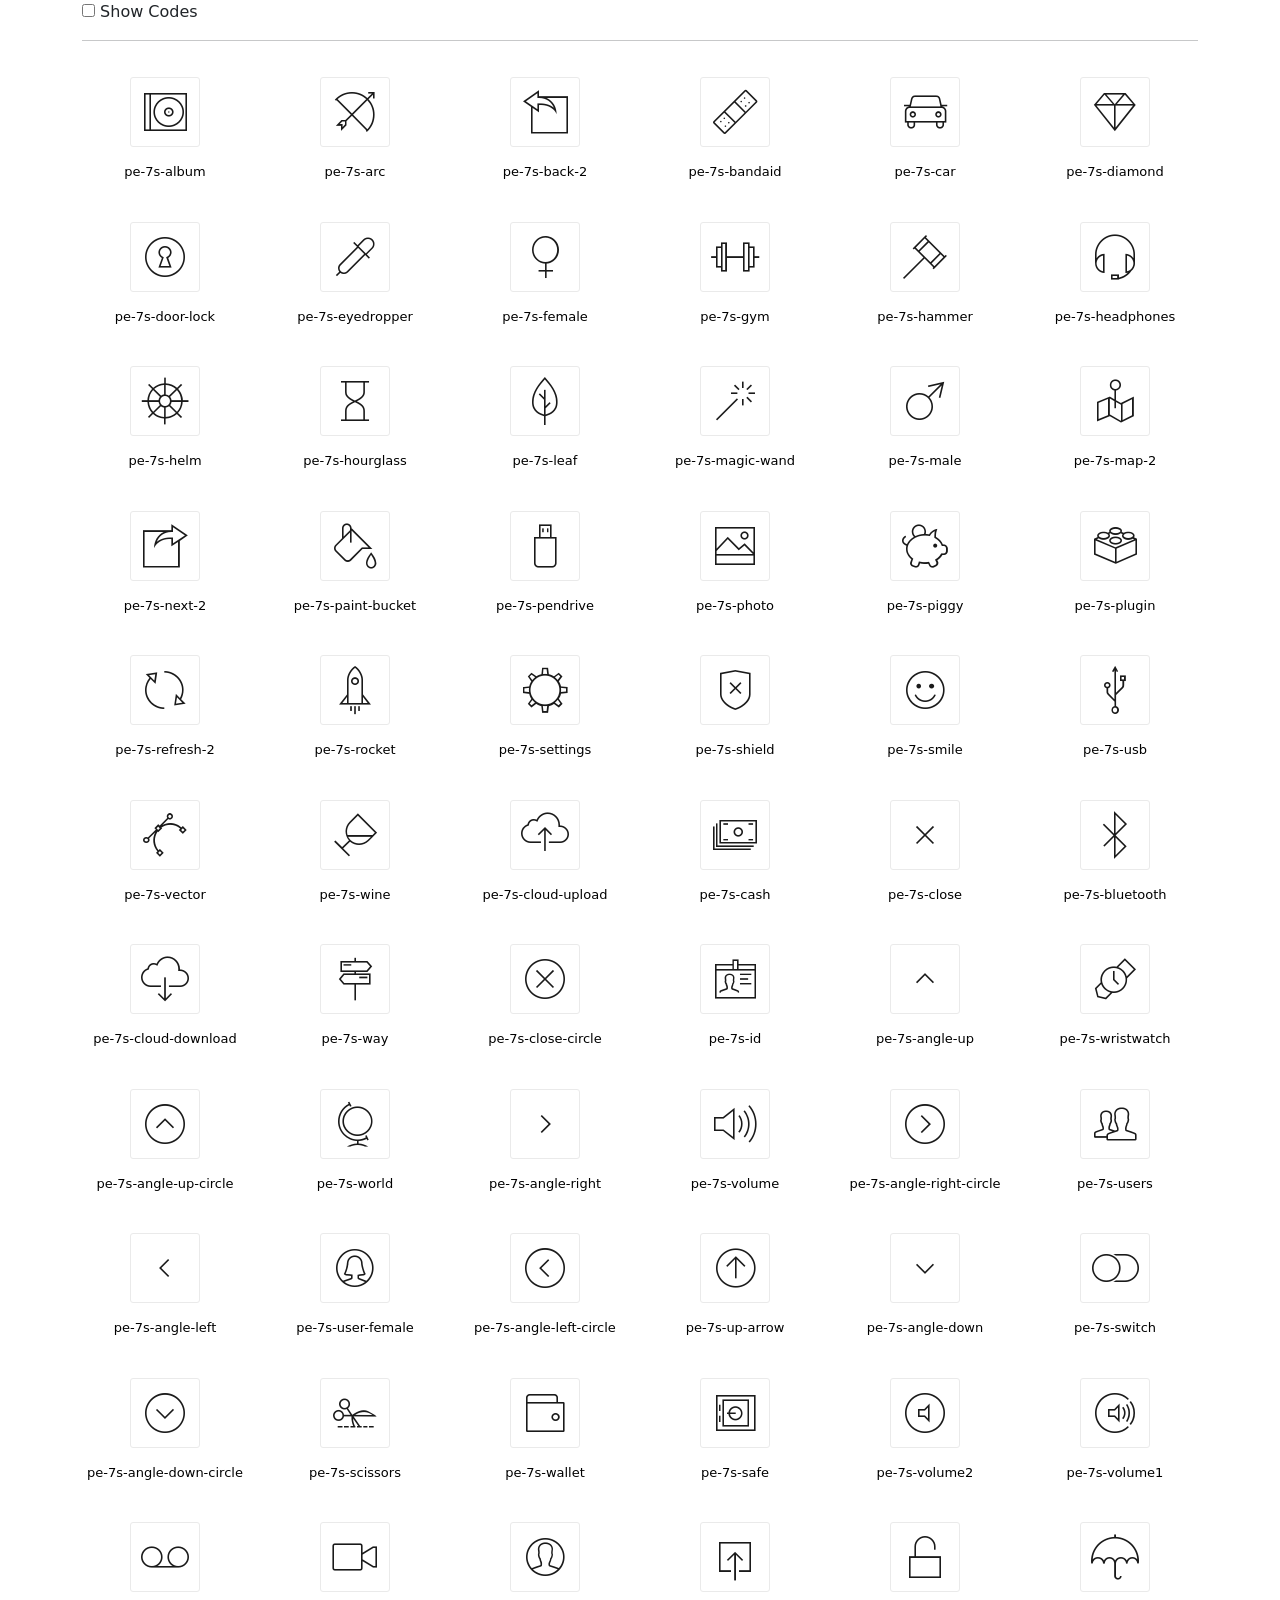
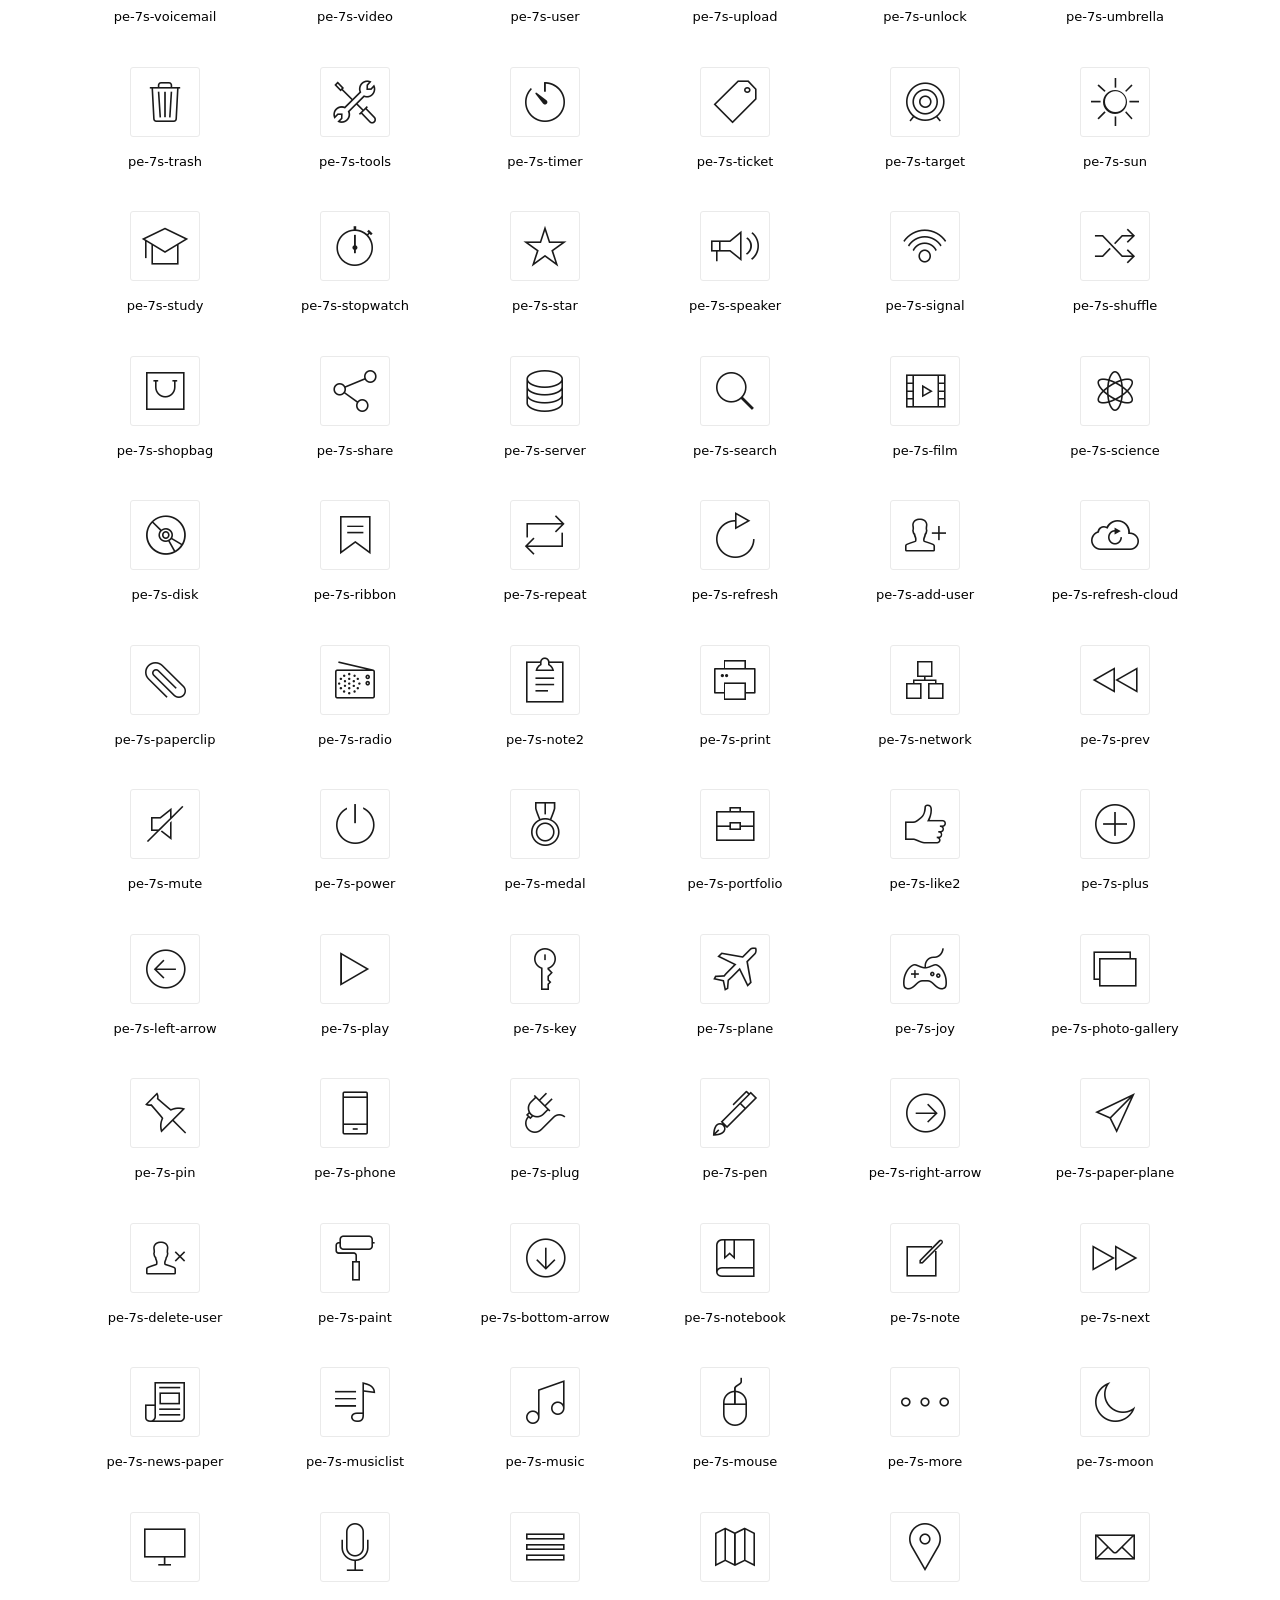
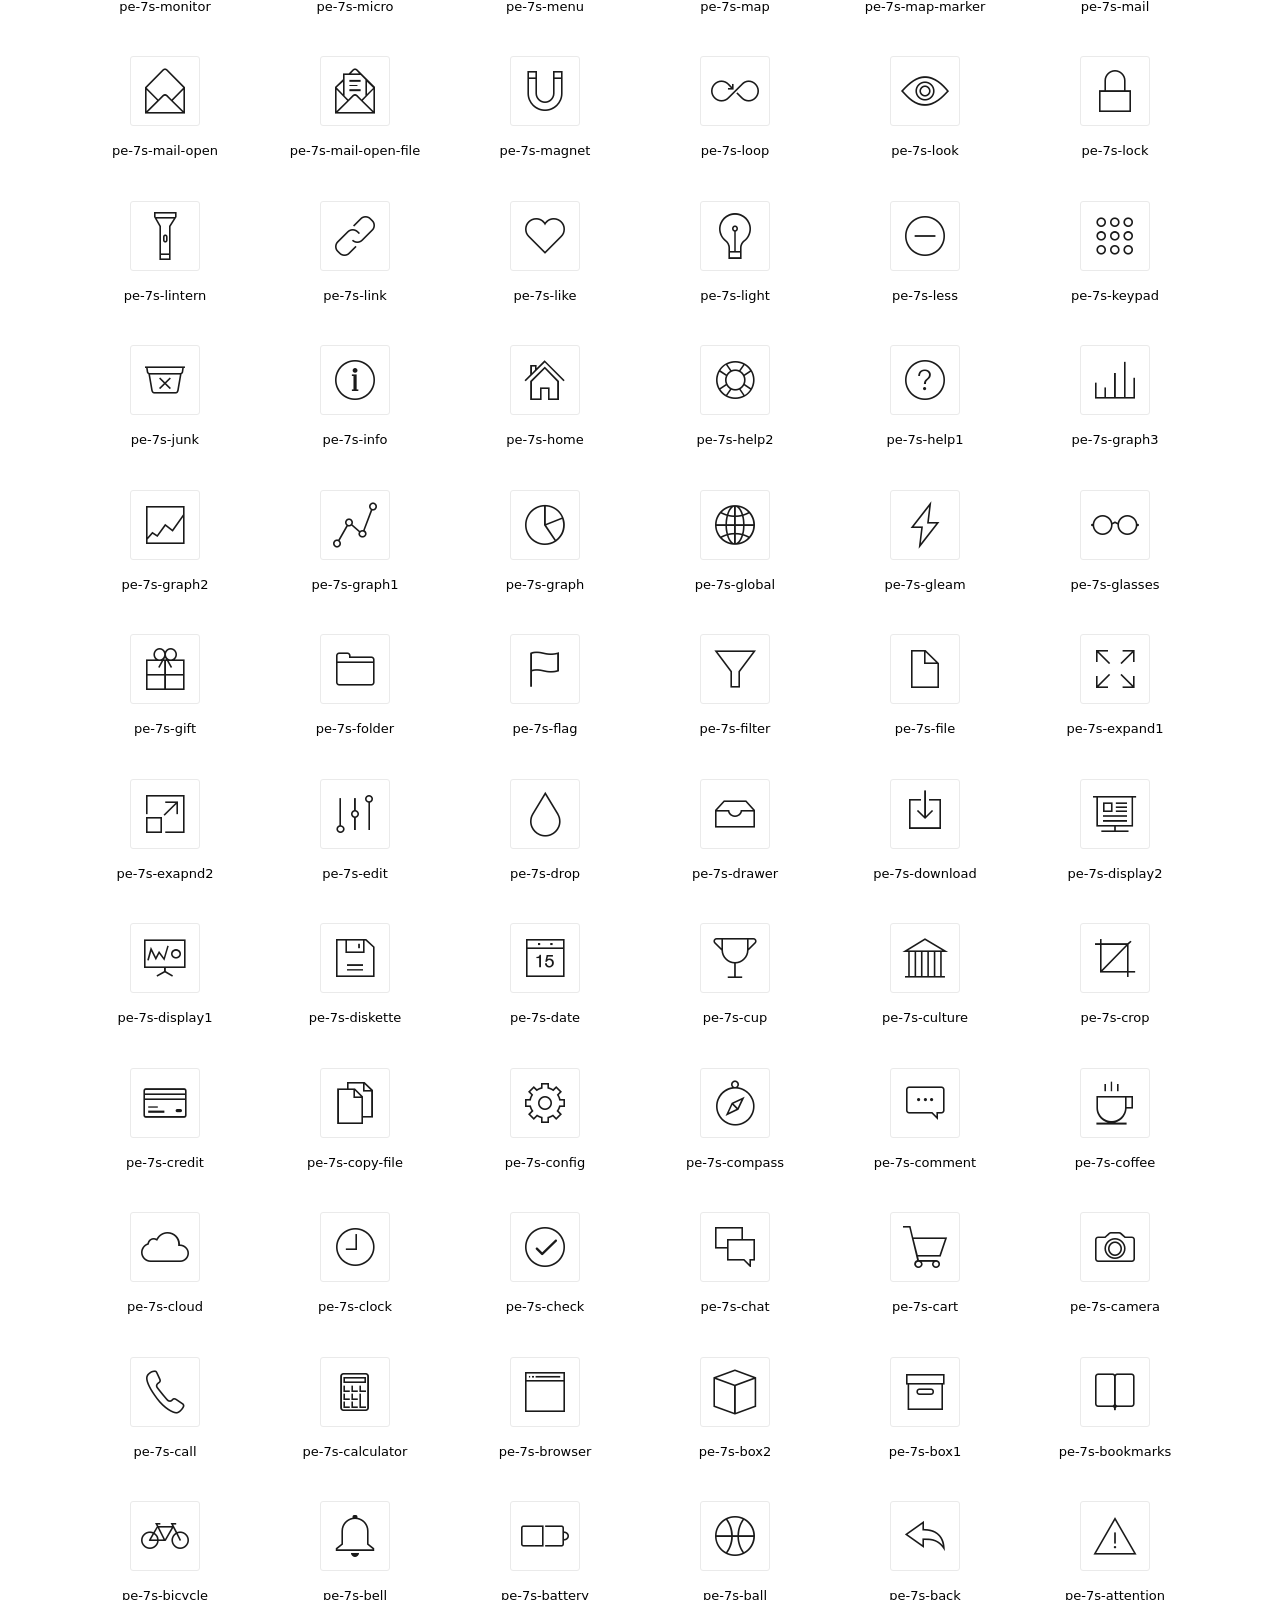
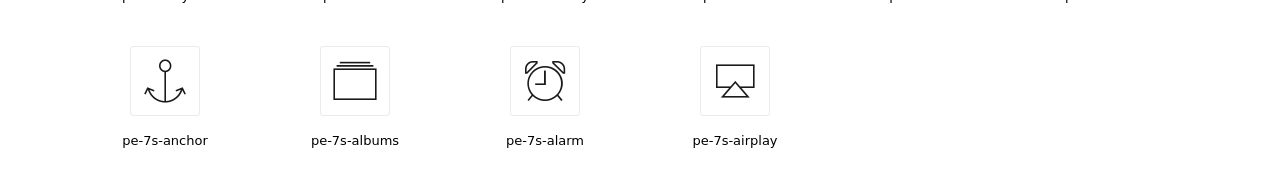
<file: KarumWeb/css/icon_fonts/demo_icon_set_2.html>
<!DOCTYPE html>
<!--[if IE 9]><html class="ie ie9"> <![endif]-->
<html>
<head>
    <meta charset="utf-8">
    <meta http-equiv="X-UA-Compatible" content="IE=edge">
    <meta name="viewport" content="width=device-width, initial-scale=1">
  
    <!-- BASE CSS -->
    <link rel="stylesheet" href="css/icon_set_2.css">
	<link href="../bootstrap.min.css" rel="stylesheet">
    <style>
	
	.font-icon-list {
	  padding: 20px 0px 0px 0px;
	  margin-bottom: 20px; }
	
	.font-icon-list:hover {
	  cursor: pointer; }
	
	.font-icon-detail {
	  text-align: center; }
	
	.font-icon-detail span:first-child {
	  display: inline-block;
	  transition: color 150ms linear, background 150ms linear, font-size 150ms linear, width 150ms;
	  padding: 10px 0px;
	  width: 70px;
	  font-size: 48px;
	  color: #1a1a1a;
	  border: 1px solid #eaeaea;
	  border-radius: 3px; }
	
	.font-icon-name {
	  font-size: 13px;
	  margin-top: 15px;
	  display: block;
	  text-align: center;
	  width: 100%;
	  padding: 0;
	  border: 0; }
	
	.font-icon-name:focus, .font-icon-name:active {
	  outline: none; }
	
	.font-icon-code {
	  max-height: 0;
	  overflow: hidden;
	  text-align: center;
	  opacity: 0;
	  transition: max-height 200ms linear, opacity 200ms linear; }
	
	.font-icon-code.show {
	  max-height: 200px;
	  opacity: 1; }
	
	.code-value, .unicode, .unicode-text {
	  background: none;
	  text-align: center;
	  border: none;
	  color: #a0a0a0; }
	
	.code-value {
	  display: block;
	  width: 100%; }
	
	.unicode, .unicode-text {
	  color: #a0a0a0; }
	
	.unicode {
	  float: left;
	  font-family: "Pe-icon-7-stroke";
	  text-align: right;
	  width: 38%;
	  padding-right: 5px; }
	
	.unicode-text {
	  text-align: left;
	  float: left;
	  display: inline-block;
	  width: 100px;
	  border: none; }
	
	.unicode-text:focus,
	.unicode-text:active {
	  outline: none; }
	
	.font-icon-list:hover .font-icon-name,
	.font-icon-list:hover .code-value,
	.font-icon-list:hover .unicode,
	.font-icon-list:hover .unicode-text,
	.font-icon-detail.zeroclipboard-is-hover .font-icon-name,
	.font-icon-detail.zeroclipboard-is-hover + .font-icon-code .code-value,
	.font-icon-detail.zeroclipboard-is-hover + .font-icon-code .unicode,
	.font-icon-detail.zeroclipboard-is-hover + .font-icon-code .unicode-text {
	  cursor: text;
	  color: #1a1a1a; }
	.font-icon-list:hover .font-icon-detail span:first-child,
	.font-icon-detail.zeroclipboard-is-hover span:first-child {
	  color: #fff;
	  background: #1a1a1a; }
	.font-icon-name::-moz-selection,
	.code-value::-moz-selection,
	.unicode::-moz-selection,
	.unicode-text::-moz-selection,
	.font-icon-name::-moz-selection {
	  background: #aadce2;
	  color: #1a1a1a; }
	
	.font-icon-name::selection,
	.code-value::selection,
	.unicode::selection,
	.unicode-text::selection,
	.font-icon-name::selection {
	  background: #aadce2;
	  color: #1a1a1a; }
	
	.font-icon-name::-moz-selection,
	.code-value::-moz-selection,
	.unicode::-moz-selection,
	.unicode-text::-moz-selection,
	.font-icon-name::-moz-selection {
	  background: #aadce2;
	  color: #1a1a1a; }

	</style>

</head>

<body>


        <div class="container margin_60">
        <div class="row">
        <div class="col-md-12">
                 <input id="chkbx-1" type="checkbox" class="checkbox" style="display:inline">
                <label for="chkbx-1" style="display:inline"> Show Codes</label>
        </div>
        </div>
        <hr>
        <div id="all-icons" class="row">
          <div class="font-icon-list col-md-2 col-sm-3 col-xs-6 col-xs-6">
            <div class="font-icon-detail"><span class="pe-7s-album"></span>
              <input type="text" value="pe-7s-album" class="font-icon-name">
            </div>
            <fieldset class="font-icon-code">
              <input type="text" readonly value="e6aa" class="code-value">
              <input type="text" readonly maxlength="1" value="" class="unicode">
              <input type="text" value="&amp;#xe6aa" class="unicode-text">
            </fieldset>
          </div>
          <div class="font-icon-list col-md-2 col-sm-3 col-xs-6 col-xs-6">
            <div class="font-icon-detail"><span class="pe-7s-arc"></span>
              <input type="text" value="pe-7s-arc" class="font-icon-name">
            </div>
            <fieldset class="font-icon-code">
              <input type="text" readonly value="e6ab" class="code-value">
              <input type="text" readonly maxlength="1" value="" class="unicode">
              <input type="text" value="&amp;#xe6ab" class="unicode-text">
            </fieldset>
          </div>
          <div class="font-icon-list col-md-2 col-sm-3 col-xs-6 col-xs-6">
            <div class="font-icon-detail"><span class="pe-7s-back-2"></span>
              <input type="text" value="pe-7s-back-2" class="font-icon-name">
            </div>
            <fieldset class="font-icon-code">
              <input type="text" readonly value="e6ac" class="code-value">
              <input type="text" readonly maxlength="1" value="" class="unicode">
              <input type="text" value="&amp;#xe6ac" class="unicode-text">
            </fieldset>
          </div>
          <div class="font-icon-list col-md-2 col-sm-3 col-xs-6 col-xs-6">
            <div class="font-icon-detail"><span class="pe-7s-bandaid"></span>
              <input type="text" value="pe-7s-bandaid" class="font-icon-name">
            </div>
            <fieldset class="font-icon-code">
              <input type="text" readonly value="e6ad" class="code-value">
              <input type="text" readonly maxlength="1" value="" class="unicode">
              <input type="text" value="&amp;#xe6ad" class="unicode-text">
            </fieldset>
          </div>
          <div class="font-icon-list col-md-2 col-sm-3 col-xs-6 col-xs-6">
            <div class="font-icon-detail"><span class="pe-7s-car"></span>
              <input type="text" value="pe-7s-car" class="font-icon-name">
            </div>
            <fieldset class="font-icon-code">
              <input type="text" readonly value="e6ae" class="code-value">
              <input type="text" readonly maxlength="1" value="" class="unicode">
              <input type="text" value="&amp;#xe6ae" class="unicode-text">
            </fieldset>
          </div>
          <div class="font-icon-list col-md-2 col-sm-3 col-xs-6 col-xs-6">
            <div class="font-icon-detail"><span class="pe-7s-diamond"></span>
              <input type="text" value="pe-7s-diamond" class="font-icon-name">
            </div>
            <fieldset class="font-icon-code">
              <input type="text" readonly value="e6af" class="code-value">
              <input type="text" readonly maxlength="1" value="" class="unicode">
              <input type="text" value="&amp;#xe6af" class="unicode-text">
            </fieldset>
          </div>
          <div class="font-icon-list col-md-2 col-sm-3 col-xs-6 col-xs-6">
            <div class="font-icon-detail"><span class="pe-7s-door-lock"></span>
              <input type="text" value="pe-7s-door-lock" class="font-icon-name">
            </div>
            <fieldset class="font-icon-code">
              <input type="text" readonly value="e6b0" class="code-value">
              <input type="text" readonly maxlength="1" value="" class="unicode">
              <input type="text" value="&amp;#xe6b0" class="unicode-text">
            </fieldset>
          </div>
          <div class="font-icon-list col-md-2 col-sm-3 col-xs-6 col-xs-6">
            <div class="font-icon-detail"><span class="pe-7s-eyedropper"></span>
              <input type="text" value="pe-7s-eyedropper" class="font-icon-name">
            </div>
            <fieldset class="font-icon-code">
              <input type="text" readonly value="e6b1" class="code-value">
              <input type="text" readonly maxlength="1" value="" class="unicode">
              <input type="text" value="&amp;#xe6b1" class="unicode-text">
            </fieldset>
          </div>
          <div class="font-icon-list col-md-2 col-sm-3 col-xs-6 col-xs-6">
            <div class="font-icon-detail"><span class="pe-7s-female"></span>
              <input type="text" value="pe-7s-female" class="font-icon-name">
            </div>
            <fieldset class="font-icon-code">
              <input type="text" readonly value="e6b2" class="code-value">
              <input type="text" readonly maxlength="1" value="" class="unicode">
              <input type="text" value="&amp;#xe6b2" class="unicode-text">
            </fieldset>
          </div>
          <div class="font-icon-list col-md-2 col-sm-3 col-xs-6 col-xs-6">
            <div class="font-icon-detail"><span class="pe-7s-gym"></span>
              <input type="text" value="pe-7s-gym" class="font-icon-name">
            </div>
            <fieldset class="font-icon-code">
              <input type="text" readonly value="e6b3" class="code-value">
              <input type="text" readonly maxlength="1" value="" class="unicode">
              <input type="text" value="&amp;#xe6b3" class="unicode-text">
            </fieldset>
          </div>
          <div class="font-icon-list col-md-2 col-sm-3 col-xs-6 col-xs-6">
            <div class="font-icon-detail"><span class="pe-7s-hammer"></span>
              <input type="text" value="pe-7s-hammer" class="font-icon-name">
            </div>
            <fieldset class="font-icon-code">
              <input type="text" readonly value="e6b4" class="code-value">
              <input type="text" readonly maxlength="1" value="" class="unicode">
              <input type="text" value="&amp;#xe6b4" class="unicode-text">
            </fieldset>
          </div>
          <div class="font-icon-list col-md-2 col-sm-3 col-xs-6 col-xs-6">
            <div class="font-icon-detail"><span class="pe-7s-headphones"></span>
              <input type="text" value="pe-7s-headphones" class="font-icon-name">
            </div>
            <fieldset class="font-icon-code">
              <input type="text" readonly value="e6b5" class="code-value">
              <input type="text" readonly maxlength="1" value="" class="unicode">
              <input type="text" value="&amp;#xe6b5" class="unicode-text">
            </fieldset>
          </div>
          <div class="font-icon-list col-md-2 col-sm-3 col-xs-6 col-xs-6">
            <div class="font-icon-detail"><span class="pe-7s-helm"></span>
              <input type="text" value="pe-7s-helm" class="font-icon-name">
            </div>
            <fieldset class="font-icon-code">
              <input type="text" readonly value="e6b6" class="code-value">
              <input type="text" readonly maxlength="1" value="" class="unicode">
              <input type="text" value="&amp;#xe6b6" class="unicode-text">
            </fieldset>
          </div>
          <div class="font-icon-list col-md-2 col-sm-3 col-xs-6 col-xs-6">
            <div class="font-icon-detail"><span class="pe-7s-hourglass"></span>
              <input type="text" value="pe-7s-hourglass" class="font-icon-name">
            </div>
            <fieldset class="font-icon-code">
              <input type="text" readonly value="e6b7" class="code-value">
              <input type="text" readonly maxlength="1" value="" class="unicode">
              <input type="text" value="&amp;#xe6b7" class="unicode-text">
            </fieldset>
          </div>
          <div class="font-icon-list col-md-2 col-sm-3 col-xs-6 col-xs-6">
            <div class="font-icon-detail"><span class="pe-7s-leaf"></span>
              <input type="text" value="pe-7s-leaf" class="font-icon-name">
            </div>
            <fieldset class="font-icon-code">
              <input type="text" readonly value="e6b8" class="code-value">
              <input type="text" readonly maxlength="1" value="" class="unicode">
              <input type="text" value="&amp;#xe6b8" class="unicode-text">
            </fieldset>
          </div>
          <div class="font-icon-list col-md-2 col-sm-3 col-xs-6 col-xs-6">
            <div class="font-icon-detail"><span class="pe-7s-magic-wand"></span>
              <input type="text" value="pe-7s-magic-wand" class="font-icon-name">
            </div>
            <fieldset class="font-icon-code">
              <input type="text" readonly value="e6b9" class="code-value">
              <input type="text" readonly maxlength="1" value="" class="unicode">
              <input type="text" value="&amp;#xe6b9" class="unicode-text">
            </fieldset>
          </div>
          <div class="font-icon-list col-md-2 col-sm-3 col-xs-6 col-xs-6">
            <div class="font-icon-detail"><span class="pe-7s-male"></span>
              <input type="text" value="pe-7s-male" class="font-icon-name">
            </div>
            <fieldset class="font-icon-code">
              <input type="text" readonly value="e6ba" class="code-value">
              <input type="text" readonly maxlength="1" value="" class="unicode">
              <input type="text" value="&amp;#xe6ba" class="unicode-text">
            </fieldset>
          </div>
          <div class="font-icon-list col-md-2 col-sm-3 col-xs-6 col-xs-6">
            <div class="font-icon-detail"><span class="pe-7s-map-2"></span>
              <input type="text" value="pe-7s-map-2" class="font-icon-name">
            </div>
            <fieldset class="font-icon-code">
              <input type="text" readonly value="e6bb" class="code-value">
              <input type="text" readonly maxlength="1" value="" class="unicode">
              <input type="text" value="&amp;#xe6bb" class="unicode-text">
            </fieldset>
          </div>
          <div class="font-icon-list col-md-2 col-sm-3 col-xs-6 col-xs-6">
            <div class="font-icon-detail"><span class="pe-7s-next-2"></span>
              <input type="text" value="pe-7s-next-2" class="font-icon-name">
            </div>
            <fieldset class="font-icon-code">
              <input type="text" readonly value="e6bc" class="code-value">
              <input type="text" readonly maxlength="1" value="" class="unicode">
              <input type="text" value="&amp;#xe6bc" class="unicode-text">
            </fieldset>
          </div>
          <div class="font-icon-list col-md-2 col-sm-3 col-xs-6 col-xs-6">
            <div class="font-icon-detail"><span class="pe-7s-paint-bucket"></span>
              <input type="text" value="pe-7s-paint-bucket" class="font-icon-name">
            </div>
            <fieldset class="font-icon-code">
              <input type="text" readonly value="e6bd" class="code-value">
              <input type="text" readonly maxlength="1" value="" class="unicode">
              <input type="text" value="&amp;#xe6bd" class="unicode-text">
            </fieldset>
          </div>
          <div class="font-icon-list col-md-2 col-sm-3 col-xs-6 col-xs-6">
            <div class="font-icon-detail"><span class="pe-7s-pendrive"></span>
              <input type="text" value="pe-7s-pendrive" class="font-icon-name">
            </div>
            <fieldset class="font-icon-code">
              <input type="text" readonly value="e6be" class="code-value">
              <input type="text" readonly maxlength="1" value="" class="unicode">
              <input type="text" value="&amp;#xe6be" class="unicode-text">
            </fieldset>
          </div>
          <div class="font-icon-list col-md-2 col-sm-3 col-xs-6 col-xs-6">
            <div class="font-icon-detail"><span class="pe-7s-photo"></span>
              <input type="text" value="pe-7s-photo" class="font-icon-name">
            </div>
            <fieldset class="font-icon-code">
              <input type="text" readonly value="e6bf" class="code-value">
              <input type="text" readonly maxlength="1" value="" class="unicode">
              <input type="text" value="&amp;#xe6bf" class="unicode-text">
            </fieldset>
          </div>
          <div class="font-icon-list col-md-2 col-sm-3 col-xs-6 col-xs-6">
            <div class="font-icon-detail"><span class="pe-7s-piggy"></span>
              <input type="text" value="pe-7s-piggy" class="font-icon-name">
            </div>
            <fieldset class="font-icon-code">
              <input type="text" readonly value="e6c0" class="code-value">
              <input type="text" readonly maxlength="1" value="" class="unicode">
              <input type="text" value="&amp;#xe6c0" class="unicode-text">
            </fieldset>
          </div>
          <div class="font-icon-list col-md-2 col-sm-3 col-xs-6 col-xs-6">
            <div class="font-icon-detail"><span class="pe-7s-plugin"></span>
              <input type="text" value="pe-7s-plugin" class="font-icon-name">
            </div>
            <fieldset class="font-icon-code">
              <input type="text" readonly value="e6c1" class="code-value">
              <input type="text" readonly maxlength="1" value="" class="unicode">
              <input type="text" value="&amp;#xe6c1" class="unicode-text">
            </fieldset>
          </div>
          <div class="font-icon-list col-md-2 col-sm-3 col-xs-6 col-xs-6">
            <div class="font-icon-detail"><span class="pe-7s-refresh-2"></span>
              <input type="text" value="pe-7s-refresh-2" class="font-icon-name">
            </div>
            <fieldset class="font-icon-code">
              <input type="text" readonly value="e6c2" class="code-value">
              <input type="text" readonly maxlength="1" value="" class="unicode">
              <input type="text" value="&amp;#xe6c2" class="unicode-text">
            </fieldset>
          </div>
          <div class="font-icon-list col-md-2 col-sm-3 col-xs-6 col-xs-6">
            <div class="font-icon-detail"><span class="pe-7s-rocket"></span>
              <input type="text" value="pe-7s-rocket" class="font-icon-name">
            </div>
            <fieldset class="font-icon-code">
              <input type="text" readonly value="e6c3" class="code-value">
              <input type="text" readonly maxlength="1" value="" class="unicode">
              <input type="text" value="&amp;#xe6c3" class="unicode-text">
            </fieldset>
          </div>
          <div class="font-icon-list col-md-2 col-sm-3 col-xs-6 col-xs-6">
            <div class="font-icon-detail"><span class="pe-7s-settings"></span>
              <input type="text" value="pe-7s-settings" class="font-icon-name">
            </div>
            <fieldset class="font-icon-code">
              <input type="text" readonly value="e6c4" class="code-value">
              <input type="text" readonly maxlength="1" value="" class="unicode">
              <input type="text" value="&amp;#xe6c4" class="unicode-text">
            </fieldset>
          </div>
          <div class="font-icon-list col-md-2 col-sm-3 col-xs-6 col-xs-6">
            <div class="font-icon-detail"><span class="pe-7s-shield"></span>
              <input type="text" value="pe-7s-shield" class="font-icon-name">
            </div>
            <fieldset class="font-icon-code">
              <input type="text" readonly value="e6c5" class="code-value">
              <input type="text" readonly maxlength="1" value="" class="unicode">
              <input type="text" value="&amp;#xe6c5" class="unicode-text">
            </fieldset>
          </div>
          <div class="font-icon-list col-md-2 col-sm-3 col-xs-6 col-xs-6">
            <div class="font-icon-detail"><span class="pe-7s-smile"></span>
              <input type="text" value="pe-7s-smile" class="font-icon-name">
            </div>
            <fieldset class="font-icon-code">
              <input type="text" readonly value="e6c6" class="code-value">
              <input type="text" readonly maxlength="1" value="" class="unicode">
              <input type="text" value="&amp;#xe6c6" class="unicode-text">
            </fieldset>
          </div>
          <div class="font-icon-list col-md-2 col-sm-3 col-xs-6 col-xs-6">
            <div class="font-icon-detail"><span class="pe-7s-usb"></span>
              <input type="text" value="pe-7s-usb" class="font-icon-name">
            </div>
            <fieldset class="font-icon-code">
              <input type="text" readonly value="e6c7" class="code-value">
              <input type="text" readonly maxlength="1" value="" class="unicode">
              <input type="text" value="&amp;#xe6c7" class="unicode-text">
            </fieldset>
          </div>
          <div class="font-icon-list col-md-2 col-sm-3 col-xs-6 col-xs-6">
            <div class="font-icon-detail"><span class="pe-7s-vector"></span>
              <input type="text" value="pe-7s-vector" class="font-icon-name">
            </div>
            <fieldset class="font-icon-code">
              <input type="text" readonly value="e6c8" class="code-value">
              <input type="text" readonly maxlength="1" value="" class="unicode">
              <input type="text" value="&amp;#xe6c8" class="unicode-text">
            </fieldset>
          </div>
          <div class="font-icon-list col-md-2 col-sm-3 col-xs-6 col-xs-6">
            <div class="font-icon-detail"><span class="pe-7s-wine"></span>
              <input type="text" value="pe-7s-wine" class="font-icon-name">
            </div>
            <fieldset class="font-icon-code">
              <input type="text" readonly value="e6c9" class="code-value">
              <input type="text" readonly maxlength="1" value="" class="unicode">
              <input type="text" value="&amp;#xe6c9" class="unicode-text">
            </fieldset>
          </div>
          <div class="font-icon-list col-md-2 col-sm-3 col-xs-6 col-xs-6">
            <div class="font-icon-detail"><span class="pe-7s-cloud-upload"></span>
              <input type="text" value="pe-7s-cloud-upload" class="font-icon-name">
            </div>
            <fieldset class="font-icon-code">
              <input type="text" readonly value="e68a" class="code-value">
              <input type="text" readonly maxlength="1" value="" class="unicode">
              <input type="text" value="&amp;#xe68a" class="unicode-text">
            </fieldset>
          </div>
          <div class="font-icon-list col-md-2 col-sm-3 col-xs-6 col-xs-6">
            <div class="font-icon-detail"><span class="pe-7s-cash"></span>
              <input type="text" value="pe-7s-cash" class="font-icon-name">
            </div>
            <fieldset class="font-icon-code">
              <input type="text" readonly value="e68c" class="code-value">
              <input type="text" readonly maxlength="1" value="" class="unicode">
              <input type="text" value="&amp;#xe68c" class="unicode-text">
            </fieldset>
          </div>
          <div class="font-icon-list col-md-2 col-sm-3 col-xs-6 col-xs-6">
            <div class="font-icon-detail"><span class="pe-7s-close"></span>
              <input type="text" value="pe-7s-close" class="font-icon-name">
            </div>
            <fieldset class="font-icon-code">
              <input type="text" readonly value="e680" class="code-value">
              <input type="text" readonly maxlength="1" value="" class="unicode">
              <input type="text" value="&amp;#xe680" class="unicode-text">
            </fieldset>
          </div>
          <div class="font-icon-list col-md-2 col-sm-3 col-xs-6 col-xs-6">
            <div class="font-icon-detail"><span class="pe-7s-bluetooth"></span>
              <input type="text" value="pe-7s-bluetooth" class="font-icon-name">
            </div>
            <fieldset class="font-icon-code">
              <input type="text" readonly value="e68d" class="code-value">
              <input type="text" readonly maxlength="1" value="" class="unicode">
              <input type="text" value="&amp;#xe68d" class="unicode-text">
            </fieldset>
          </div>
          <div class="font-icon-list col-md-2 col-sm-3 col-xs-6 col-xs-6">
            <div class="font-icon-detail"><span class="pe-7s-cloud-download"></span>
              <input type="text" value="pe-7s-cloud-download" class="font-icon-name">
            </div>
            <fieldset class="font-icon-code">
              <input type="text" readonly value="e68b" class="code-value">
              <input type="text" readonly maxlength="1" value="" class="unicode">
              <input type="text" value="&amp;#xe68b" class="unicode-text">
            </fieldset>
          </div>
          <div class="font-icon-list col-md-2 col-sm-3 col-xs-6 col-xs-6">
            <div class="font-icon-detail"><span class="pe-7s-way"></span>
              <input type="text" value="pe-7s-way" class="font-icon-name">
            </div>
            <fieldset class="font-icon-code">
              <input type="text" readonly value="e68e" class="code-value">
              <input type="text" readonly maxlength="1" value="" class="unicode">
              <input type="text" value="&amp;#xe68e" class="unicode-text">
            </fieldset>
          </div>
          <div class="font-icon-list col-md-2 col-sm-3 col-xs-6 col-xs-6">
            <div class="font-icon-detail"><span class="pe-7s-close-circle"></span>
              <input type="text" value="pe-7s-close-circle" class="font-icon-name">
            </div>
            <fieldset class="font-icon-code">
              <input type="text" readonly value="e681" class="code-value">
              <input type="text" readonly maxlength="1" value="" class="unicode">
              <input type="text" value="&amp;#xe681" class="unicode-text">
            </fieldset>
          </div>
          <div class="font-icon-list col-md-2 col-sm-3 col-xs-6 col-xs-6">
            <div class="font-icon-detail"><span class="pe-7s-id"></span>
              <input type="text" value="pe-7s-id" class="font-icon-name">
            </div>
            <fieldset class="font-icon-code">
              <input type="text" readonly value="e68f" class="code-value">
              <input type="text" readonly maxlength="1" value="" class="unicode">
              <input type="text" value="&amp;#xe68f" class="unicode-text">
            </fieldset>
          </div>
          <div class="font-icon-list col-md-2 col-sm-3 col-xs-6 col-xs-6">
            <div class="font-icon-detail"><span class="pe-7s-angle-up"></span>
              <input type="text" value="pe-7s-angle-up" class="font-icon-name">
            </div>
            <fieldset class="font-icon-code">
              <input type="text" readonly value="e682" class="code-value">
              <input type="text" readonly maxlength="1" value="" class="unicode">
              <input type="text" value="&amp;#xe682" class="unicode-text">
            </fieldset>
          </div>
          <div class="font-icon-list col-md-2 col-sm-3 col-xs-6 col-xs-6">
            <div class="font-icon-detail"><span class="pe-7s-wristwatch"></span>
              <input type="text" value="pe-7s-wristwatch" class="font-icon-name">
            </div>
            <fieldset class="font-icon-code">
              <input type="text" readonly value="e690" class="code-value">
              <input type="text" readonly maxlength="1" value="" class="unicode">
              <input type="text" value="&amp;#xe690" class="unicode-text">
            </fieldset>
          </div>
          <div class="font-icon-list col-md-2 col-sm-3 col-xs-6 col-xs-6">
            <div class="font-icon-detail"><span class="pe-7s-angle-up-circle"></span>
              <input type="text" value="pe-7s-angle-up-circle" class="font-icon-name">
            </div>
            <fieldset class="font-icon-code">
              <input type="text" readonly value="e683" class="code-value">
              <input type="text" readonly maxlength="1" value="" class="unicode">
              <input type="text" value="&amp;#xe683" class="unicode-text">
            </fieldset>
          </div>
          <div class="font-icon-list col-md-2 col-sm-3 col-xs-6 col-xs-6">
            <div class="font-icon-detail"><span class="pe-7s-world"></span>
              <input type="text" value="pe-7s-world" class="font-icon-name">
            </div>
            <fieldset class="font-icon-code">
              <input type="text" readonly value="e691" class="code-value">
              <input type="text" readonly maxlength="1" value="" class="unicode">
              <input type="text" value="&amp;#xe691" class="unicode-text">
            </fieldset>
          </div>
          <div class="font-icon-list col-md-2 col-sm-3 col-xs-6 col-xs-6">
            <div class="font-icon-detail"><span class="pe-7s-angle-right"></span>
              <input type="text" value="pe-7s-angle-right" class="font-icon-name">
            </div>
            <fieldset class="font-icon-code">
              <input type="text" readonly value="e684" class="code-value">
              <input type="text" readonly maxlength="1" value="" class="unicode">
              <input type="text" value="&amp;#xe684" class="unicode-text">
            </fieldset>
          </div>
          <div class="font-icon-list col-md-2 col-sm-3 col-xs-6 col-xs-6">
            <div class="font-icon-detail"><span class="pe-7s-volume"></span>
              <input type="text" value="pe-7s-volume" class="font-icon-name">
            </div>
            <fieldset class="font-icon-code">
              <input type="text" readonly value="e692" class="code-value">
              <input type="text" readonly maxlength="1" value="" class="unicode">
              <input type="text" value="&amp;#xe692" class="unicode-text">
            </fieldset>
          </div>
          <div class="font-icon-list col-md-2 col-sm-3 col-xs-6 col-xs-6">
            <div class="font-icon-detail"><span class="pe-7s-angle-right-circle"></span>
              <input type="text" value="pe-7s-angle-right-circle" class="font-icon-name">
            </div>
            <fieldset class="font-icon-code">
              <input type="text" readonly value="e685" class="code-value">
              <input type="text" readonly maxlength="1" value="" class="unicode">
              <input type="text" value="&amp;#xe685" class="unicode-text">
            </fieldset>
          </div>
          <div class="font-icon-list col-md-2 col-sm-3 col-xs-6 col-xs-6">
            <div class="font-icon-detail"><span class="pe-7s-users"></span>
              <input type="text" value="pe-7s-users" class="font-icon-name">
            </div>
            <fieldset class="font-icon-code">
              <input type="text" readonly value="e693" class="code-value">
              <input type="text" readonly maxlength="1" value="" class="unicode">
              <input type="text" value="&amp;#xe693" class="unicode-text">
            </fieldset>
          </div>
          <div class="font-icon-list col-md-2 col-sm-3 col-xs-6 col-xs-6">
            <div class="font-icon-detail"><span class="pe-7s-angle-left"></span>
              <input type="text" value="pe-7s-angle-left" class="font-icon-name">
            </div>
            <fieldset class="font-icon-code">
              <input type="text" readonly value="e686" class="code-value">
              <input type="text" readonly maxlength="1" value="" class="unicode">
              <input type="text" value="&amp;#xe686" class="unicode-text">
            </fieldset>
          </div>
          <div class="font-icon-list col-md-2 col-sm-3 col-xs-6 col-xs-6">
            <div class="font-icon-detail"><span class="pe-7s-user-female"></span>
              <input type="text" value="pe-7s-user-female" class="font-icon-name">
            </div>
            <fieldset class="font-icon-code">
              <input type="text" readonly value="e694" class="code-value">
              <input type="text" readonly maxlength="1" value="" class="unicode">
              <input type="text" value="&amp;#xe694" class="unicode-text">
            </fieldset>
          </div>
          <div class="font-icon-list col-md-2 col-sm-3 col-xs-6 col-xs-6">
            <div class="font-icon-detail"><span class="pe-7s-angle-left-circle"></span>
              <input type="text" value="pe-7s-angle-left-circle" class="font-icon-name">
            </div>
            <fieldset class="font-icon-code">
              <input type="text" readonly value="e687" class="code-value">
              <input type="text" readonly maxlength="1" value="" class="unicode">
              <input type="text" value="&amp;#xe687" class="unicode-text">
            </fieldset>
          </div>
          <div class="font-icon-list col-md-2 col-sm-3 col-xs-6 col-xs-6">
            <div class="font-icon-detail"><span class="pe-7s-up-arrow"></span>
              <input type="text" value="pe-7s-up-arrow" class="font-icon-name">
            </div>
            <fieldset class="font-icon-code">
              <input type="text" readonly value="e695" class="code-value">
              <input type="text" readonly maxlength="1" value="" class="unicode">
              <input type="text" value="&amp;#xe695" class="unicode-text">
            </fieldset>
          </div>
          <div class="font-icon-list col-md-2 col-sm-3 col-xs-6 col-xs-6">
            <div class="font-icon-detail"><span class="pe-7s-angle-down"></span>
              <input type="text" value="pe-7s-angle-down" class="font-icon-name">
            </div>
            <fieldset class="font-icon-code">
              <input type="text" readonly value="e688" class="code-value">
              <input type="text" readonly maxlength="1" value="" class="unicode">
              <input type="text" value="&amp;#xe688" class="unicode-text">
            </fieldset>
          </div>
          <div class="font-icon-list col-md-2 col-sm-3 col-xs-6 col-xs-6">
            <div class="font-icon-detail"><span class="pe-7s-switch"></span>
              <input type="text" value="pe-7s-switch" class="font-icon-name">
            </div>
            <fieldset class="font-icon-code">
              <input type="text" readonly value="e696" class="code-value">
              <input type="text" readonly maxlength="1" value="" class="unicode">
              <input type="text" value="&amp;#xe696" class="unicode-text">
            </fieldset>
          </div>
          <div class="font-icon-list col-md-2 col-sm-3 col-xs-6 col-xs-6">
            <div class="font-icon-detail"><span class="pe-7s-angle-down-circle"></span>
              <input type="text" value="pe-7s-angle-down-circle" class="font-icon-name">
            </div>
            <fieldset class="font-icon-code">
              <input type="text" readonly value="e689" class="code-value">
              <input type="text" readonly maxlength="1" value="" class="unicode">
              <input type="text" value="&amp;#xe689" class="unicode-text">
            </fieldset>
          </div>
          <div class="font-icon-list col-md-2 col-sm-3 col-xs-6 col-xs-6">
            <div class="font-icon-detail"><span class="pe-7s-scissors"></span>
              <input type="text" value="pe-7s-scissors" class="font-icon-name">
            </div>
            <fieldset class="font-icon-code">
              <input type="text" readonly value="e697" class="code-value">
              <input type="text" readonly maxlength="1" value="" class="unicode">
              <input type="text" value="&amp;#xe697" class="unicode-text">
            </fieldset>
          </div>
          <div class="font-icon-list col-md-2 col-sm-3 col-xs-6 col-xs-6">
            <div class="font-icon-detail"><span class="pe-7s-wallet"></span>
              <input type="text" value="pe-7s-wallet" class="font-icon-name">
            </div>
            <fieldset class="font-icon-code">
              <input type="text" readonly value="e600" class="code-value">
              <input type="text" readonly maxlength="1" value="" class="unicode">
              <input type="text" value="&amp;#xe600" class="unicode-text">
            </fieldset>
          </div>
          <div class="font-icon-list col-md-2 col-sm-3 col-xs-6 col-xs-6">
            <div class="font-icon-detail"><span class="pe-7s-safe"></span>
              <input type="text" value="pe-7s-safe" class="font-icon-name">
            </div>
            <fieldset class="font-icon-code">
              <input type="text" readonly value="e698" class="code-value">
              <input type="text" readonly maxlength="1" value="" class="unicode">
              <input type="text" value="&amp;#xe698" class="unicode-text">
            </fieldset>
          </div>
          <div class="font-icon-list col-md-2 col-sm-3 col-xs-6 col-xs-6">
            <div class="font-icon-detail"><span class="pe-7s-volume2"></span>
              <input type="text" value="pe-7s-volume2" class="font-icon-name">
            </div>
            <fieldset class="font-icon-code">
              <input type="text" readonly value="e601" class="code-value">
              <input type="text" readonly maxlength="1" value="" class="unicode">
              <input type="text" value="&amp;#xe601" class="unicode-text">
            </fieldset>
          </div>
          <div class="font-icon-list col-md-2 col-sm-3 col-xs-6 col-xs-6">
            <div class="font-icon-detail"><span class="pe-7s-volume1"></span>
              <input type="text" value="pe-7s-volume1" class="font-icon-name">
            </div>
            <fieldset class="font-icon-code">
              <input type="text" readonly value="e602" class="code-value">
              <input type="text" readonly maxlength="1" value="" class="unicode">
              <input type="text" value="&amp;#xe602" class="unicode-text">
            </fieldset>
          </div>
          <div class="font-icon-list col-md-2 col-sm-3 col-xs-6 col-xs-6">
            <div class="font-icon-detail"><span class="pe-7s-voicemail"></span>
              <input type="text" value="pe-7s-voicemail" class="font-icon-name">
            </div>
            <fieldset class="font-icon-code">
              <input type="text" readonly value="e603" class="code-value">
              <input type="text" readonly maxlength="1" value="" class="unicode">
              <input type="text" value="&amp;#xe603" class="unicode-text">
            </fieldset>
          </div>
          <div class="font-icon-list col-md-2 col-sm-3 col-xs-6 col-xs-6">
            <div class="font-icon-detail"><span class="pe-7s-video"></span>
              <input type="text" value="pe-7s-video" class="font-icon-name">
            </div>
            <fieldset class="font-icon-code">
              <input type="text" readonly value="e604" class="code-value">
              <input type="text" readonly maxlength="1" value="" class="unicode">
              <input type="text" value="&amp;#xe604" class="unicode-text">
            </fieldset>
          </div>
          <div class="font-icon-list col-md-2 col-sm-3 col-xs-6 col-xs-6">
            <div class="font-icon-detail"><span class="pe-7s-user"></span>
              <input type="text" value="pe-7s-user" class="font-icon-name">
            </div>
            <fieldset class="font-icon-code">
              <input type="text" readonly value="e605" class="code-value">
              <input type="text" readonly maxlength="1" value="" class="unicode">
              <input type="text" value="&amp;#xe605" class="unicode-text">
            </fieldset>
          </div>
          <div class="font-icon-list col-md-2 col-sm-3 col-xs-6 col-xs-6">
            <div class="font-icon-detail"><span class="pe-7s-upload"></span>
              <input type="text" value="pe-7s-upload" class="font-icon-name">
            </div>
            <fieldset class="font-icon-code">
              <input type="text" readonly value="e606" class="code-value">
              <input type="text" readonly maxlength="1" value="" class="unicode">
              <input type="text" value="&amp;#xe606" class="unicode-text">
            </fieldset>
          </div>
          <div class="font-icon-list col-md-2 col-sm-3 col-xs-6 col-xs-6">
            <div class="font-icon-detail"><span class="pe-7s-unlock"></span>
              <input type="text" value="pe-7s-unlock" class="font-icon-name">
            </div>
            <fieldset class="font-icon-code">
              <input type="text" readonly value="e607" class="code-value">
              <input type="text" readonly maxlength="1" value="" class="unicode">
              <input type="text" value="&amp;#xe607" class="unicode-text">
            </fieldset>
          </div>
          <div class="font-icon-list col-md-2 col-sm-3 col-xs-6 col-xs-6">
            <div class="font-icon-detail"><span class="pe-7s-umbrella"></span>
              <input type="text" value="pe-7s-umbrella" class="font-icon-name">
            </div>
            <fieldset class="font-icon-code">
              <input type="text" readonly value="e608" class="code-value">
              <input type="text" readonly maxlength="1" value="" class="unicode">
              <input type="text" value="&amp;#xe608" class="unicode-text">
            </fieldset>
          </div>
          <div class="font-icon-list col-md-2 col-sm-3 col-xs-6 col-xs-6">
            <div class="font-icon-detail"><span class="pe-7s-trash"></span>
              <input type="text" value="pe-7s-trash" class="font-icon-name">
            </div>
            <fieldset class="font-icon-code">
              <input type="text" readonly value="e609" class="code-value">
              <input type="text" readonly maxlength="1" value="" class="unicode">
              <input type="text" value="&amp;#xe609" class="unicode-text">
            </fieldset>
          </div>
          <div class="font-icon-list col-md-2 col-sm-3 col-xs-6 col-xs-6">
            <div class="font-icon-detail"><span class="pe-7s-tools"></span>
              <input type="text" value="pe-7s-tools" class="font-icon-name">
            </div>
            <fieldset class="font-icon-code">
              <input type="text" readonly value="e60a" class="code-value">
              <input type="text" readonly maxlength="1" value="" class="unicode">
              <input type="text" value="&amp;#xe60a" class="unicode-text">
            </fieldset>
          </div>
          <div class="font-icon-list col-md-2 col-sm-3 col-xs-6 col-xs-6">
            <div class="font-icon-detail"><span class="pe-7s-timer"></span>
              <input type="text" value="pe-7s-timer" class="font-icon-name">
            </div>
            <fieldset class="font-icon-code">
              <input type="text" readonly value="e60b" class="code-value">
              <input type="text" readonly maxlength="1" value="" class="unicode">
              <input type="text" value="&amp;#xe60b" class="unicode-text">
            </fieldset>
          </div>
          <div class="font-icon-list col-md-2 col-sm-3 col-xs-6 col-xs-6">
            <div class="font-icon-detail"><span class="pe-7s-ticket"></span>
              <input type="text" value="pe-7s-ticket" class="font-icon-name">
            </div>
            <fieldset class="font-icon-code">
              <input type="text" readonly value="e60c" class="code-value">
              <input type="text" readonly maxlength="1" value="" class="unicode">
              <input type="text" value="&amp;#xe60c" class="unicode-text">
            </fieldset>
          </div>
          <div class="font-icon-list col-md-2 col-sm-3 col-xs-6 col-xs-6">
            <div class="font-icon-detail"><span class="pe-7s-target"></span>
              <input type="text" value="pe-7s-target" class="font-icon-name">
            </div>
            <fieldset class="font-icon-code">
              <input type="text" readonly value="e60d" class="code-value">
              <input type="text" readonly maxlength="1" value="" class="unicode">
              <input type="text" value="&amp;#xe60d" class="unicode-text">
            </fieldset>
          </div>
          <div class="font-icon-list col-md-2 col-sm-3 col-xs-6 col-xs-6">
            <div class="font-icon-detail"><span class="pe-7s-sun"></span>
              <input type="text" value="pe-7s-sun" class="font-icon-name">
            </div>
            <fieldset class="font-icon-code">
              <input type="text" readonly value="e60e" class="code-value">
              <input type="text" readonly maxlength="1" value="" class="unicode">
              <input type="text" value="&amp;#xe60e" class="unicode-text">
            </fieldset>
          </div>
          <div class="font-icon-list col-md-2 col-sm-3 col-xs-6 col-xs-6">
            <div class="font-icon-detail"><span class="pe-7s-study"></span>
              <input type="text" value="pe-7s-study" class="font-icon-name">
            </div>
            <fieldset class="font-icon-code">
              <input type="text" readonly value="e60f" class="code-value">
              <input type="text" readonly maxlength="1" value="" class="unicode">
              <input type="text" value="&amp;#xe60f" class="unicode-text">
            </fieldset>
          </div>
          <div class="font-icon-list col-md-2 col-sm-3 col-xs-6 col-xs-6">
            <div class="font-icon-detail"><span class="pe-7s-stopwatch"></span>
              <input type="text" value="pe-7s-stopwatch" class="font-icon-name">
            </div>
            <fieldset class="font-icon-code">
              <input type="text" readonly value="e610" class="code-value">
              <input type="text" readonly maxlength="1" value="" class="unicode">
              <input type="text" value="&amp;#xe610" class="unicode-text">
            </fieldset>
          </div>
          <div class="font-icon-list col-md-2 col-sm-3 col-xs-6 col-xs-6">
            <div class="font-icon-detail"><span class="pe-7s-star"></span>
              <input type="text" value="pe-7s-star" class="font-icon-name">
            </div>
            <fieldset class="font-icon-code">
              <input type="text" readonly value="e611" class="code-value">
              <input type="text" readonly maxlength="1" value="" class="unicode">
              <input type="text" value="&amp;#xe611" class="unicode-text">
            </fieldset>
          </div>
          <div class="font-icon-list col-md-2 col-sm-3 col-xs-6 col-xs-6">
            <div class="font-icon-detail"><span class="pe-7s-speaker"></span>
              <input type="text" value="pe-7s-speaker" class="font-icon-name">
            </div>
            <fieldset class="font-icon-code">
              <input type="text" readonly value="e612" class="code-value">
              <input type="text" readonly maxlength="1" value="" class="unicode">
              <input type="text" value="&amp;#xe612" class="unicode-text">
            </fieldset>
          </div>
          <div class="font-icon-list col-md-2 col-sm-3 col-xs-6 col-xs-6">
            <div class="font-icon-detail"><span class="pe-7s-signal"></span>
              <input type="text" value="pe-7s-signal" class="font-icon-name">
            </div>
            <fieldset class="font-icon-code">
              <input type="text" readonly value="e613" class="code-value">
              <input type="text" readonly maxlength="1" value="" class="unicode">
              <input type="text" value="&amp;#xe613" class="unicode-text">
            </fieldset>
          </div>
          <div class="font-icon-list col-md-2 col-sm-3 col-xs-6 col-xs-6">
            <div class="font-icon-detail"><span class="pe-7s-shuffle"></span>
              <input type="text" value="pe-7s-shuffle" class="font-icon-name">
            </div>
            <fieldset class="font-icon-code">
              <input type="text" readonly value="e614" class="code-value">
              <input type="text" readonly maxlength="1" value="" class="unicode">
              <input type="text" value="&amp;#xe614" class="unicode-text">
            </fieldset>
          </div>
          <div class="font-icon-list col-md-2 col-sm-3 col-xs-6 col-xs-6">
            <div class="font-icon-detail"><span class="pe-7s-shopbag"></span>
              <input type="text" value="pe-7s-shopbag" class="font-icon-name">
            </div>
            <fieldset class="font-icon-code">
              <input type="text" readonly value="e615" class="code-value">
              <input type="text" readonly maxlength="1" value="" class="unicode">
              <input type="text" value="&amp;#xe615" class="unicode-text">
            </fieldset>
          </div>
          <div class="font-icon-list col-md-2 col-sm-3 col-xs-6 col-xs-6">
            <div class="font-icon-detail"><span class="pe-7s-share"></span>
              <input type="text" value="pe-7s-share" class="font-icon-name">
            </div>
            <fieldset class="font-icon-code">
              <input type="text" readonly value="e616" class="code-value">
              <input type="text" readonly maxlength="1" value="" class="unicode">
              <input type="text" value="&amp;#xe616" class="unicode-text">
            </fieldset>
          </div>
          <div class="font-icon-list col-md-2 col-sm-3 col-xs-6 col-xs-6">
            <div class="font-icon-detail"><span class="pe-7s-server"></span>
              <input type="text" value="pe-7s-server" class="font-icon-name">
            </div>
            <fieldset class="font-icon-code">
              <input type="text" readonly value="e617" class="code-value">
              <input type="text" readonly maxlength="1" value="" class="unicode">
              <input type="text" value="&amp;#xe617" class="unicode-text">
            </fieldset>
          </div>
          <div class="font-icon-list col-md-2 col-sm-3 col-xs-6 col-xs-6">
            <div class="font-icon-detail"><span class="pe-7s-search"></span>
              <input type="text" value="pe-7s-search" class="font-icon-name">
            </div>
            <fieldset class="font-icon-code">
              <input type="text" readonly value="e618" class="code-value">
              <input type="text" readonly maxlength="1" value="" class="unicode">
              <input type="text" value="&amp;#xe618" class="unicode-text">
            </fieldset>
          </div>
          <div class="font-icon-list col-md-2 col-sm-3 col-xs-6 col-xs-6">
            <div class="font-icon-detail"><span class="pe-7s-film"></span>
              <input type="text" value="pe-7s-film" class="font-icon-name">
            </div>
            <fieldset class="font-icon-code">
              <input type="text" readonly value="e6a5" class="code-value">
              <input type="text" readonly maxlength="1" value="" class="unicode">
              <input type="text" value="&amp;#xe6a5" class="unicode-text">
            </fieldset>
          </div>
          <div class="font-icon-list col-md-2 col-sm-3 col-xs-6 col-xs-6">
            <div class="font-icon-detail"><span class="pe-7s-science"></span>
              <input type="text" value="pe-7s-science" class="font-icon-name">
            </div>
            <fieldset class="font-icon-code">
              <input type="text" readonly value="e619" class="code-value">
              <input type="text" readonly maxlength="1" value="" class="unicode">
              <input type="text" value="&amp;#xe619" class="unicode-text">
            </fieldset>
          </div>
          <div class="font-icon-list col-md-2 col-sm-3 col-xs-6 col-xs-6">
            <div class="font-icon-detail"><span class="pe-7s-disk"></span>
              <input type="text" value="pe-7s-disk" class="font-icon-name">
            </div>
            <fieldset class="font-icon-code">
              <input type="text" readonly value="e6a6" class="code-value">
              <input type="text" readonly maxlength="1" value="" class="unicode">
              <input type="text" value="&amp;#xe6a6" class="unicode-text">
            </fieldset>
          </div>
          <div class="font-icon-list col-md-2 col-sm-3 col-xs-6 col-xs-6">
            <div class="font-icon-detail"><span class="pe-7s-ribbon"></span>
              <input type="text" value="pe-7s-ribbon" class="font-icon-name">
            </div>
            <fieldset class="font-icon-code">
              <input type="text" readonly value="e61a" class="code-value">
              <input type="text" readonly maxlength="1" value="" class="unicode">
              <input type="text" value="&amp;#xe61a" class="unicode-text">
            </fieldset>
          </div>
          <div class="font-icon-list col-md-2 col-sm-3 col-xs-6 col-xs-6">
            <div class="font-icon-detail"><span class="pe-7s-repeat"></span>
              <input type="text" value="pe-7s-repeat" class="font-icon-name">
            </div>
            <fieldset class="font-icon-code">
              <input type="text" readonly value="e61b" class="code-value">
              <input type="text" readonly maxlength="1" value="" class="unicode">
              <input type="text" value="&amp;#xe61b" class="unicode-text">
            </fieldset>
          </div>
          <div class="font-icon-list col-md-2 col-sm-3 col-xs-6 col-xs-6">
            <div class="font-icon-detail"><span class="pe-7s-refresh"></span>
              <input type="text" value="pe-7s-refresh" class="font-icon-name">
            </div>
            <fieldset class="font-icon-code">
              <input type="text" readonly value="e61c" class="code-value">
              <input type="text" readonly maxlength="1" value="" class="unicode">
              <input type="text" value="&amp;#xe61c" class="unicode-text">
            </fieldset>
          </div>
          <div class="font-icon-list col-md-2 col-sm-3 col-xs-6 col-xs-6">
            <div class="font-icon-detail"><span class="pe-7s-add-user"></span>
              <input type="text" value="pe-7s-add-user" class="font-icon-name">
            </div>
            <fieldset class="font-icon-code">
              <input type="text" readonly value="e6a9" class="code-value">
              <input type="text" readonly maxlength="1" value="" class="unicode">
              <input type="text" value="&amp;#xe6a9" class="unicode-text">
            </fieldset>
          </div>
          <div class="font-icon-list col-md-2 col-sm-3 col-xs-6 col-xs-6">
            <div class="font-icon-detail"><span class="pe-7s-refresh-cloud"></span>
              <input type="text" value="pe-7s-refresh-cloud" class="font-icon-name">
            </div>
            <fieldset class="font-icon-code">
              <input type="text" readonly value="e61d" class="code-value">
              <input type="text" readonly maxlength="1" value="" class="unicode">
              <input type="text" value="&amp;#xe61d" class="unicode-text">
            </fieldset>
          </div>
          <div class="font-icon-list col-md-2 col-sm-3 col-xs-6 col-xs-6">
            <div class="font-icon-detail"><span class="pe-7s-paperclip"></span>
              <input type="text" value="pe-7s-paperclip" class="font-icon-name">
            </div>
            <fieldset class="font-icon-code">
              <input type="text" readonly value="e69c" class="code-value">
              <input type="text" readonly maxlength="1" value="" class="unicode">
              <input type="text" value="&amp;#xe69c" class="unicode-text">
            </fieldset>
          </div>
          <div class="font-icon-list col-md-2 col-sm-3 col-xs-6 col-xs-6">
            <div class="font-icon-detail"><span class="pe-7s-radio"></span>
              <input type="text" value="pe-7s-radio" class="font-icon-name">
            </div>
            <fieldset class="font-icon-code">
              <input type="text" readonly value="e61e" class="code-value">
              <input type="text" readonly maxlength="1" value="" class="unicode">
              <input type="text" value="&amp;#xe61e" class="unicode-text">
            </fieldset>
          </div>
          <div class="font-icon-list col-md-2 col-sm-3 col-xs-6 col-xs-6">
            <div class="font-icon-detail"><span class="pe-7s-note2"></span>
              <input type="text" value="pe-7s-note2" class="font-icon-name">
            </div>
            <fieldset class="font-icon-code">
              <input type="text" readonly value="e69d" class="code-value">
              <input type="text" readonly maxlength="1" value="" class="unicode">
              <input type="text" value="&amp;#xe69d" class="unicode-text">
            </fieldset>
          </div>
          <div class="font-icon-list col-md-2 col-sm-3 col-xs-6 col-xs-6">
            <div class="font-icon-detail"><span class="pe-7s-print"></span>
              <input type="text" value="pe-7s-print" class="font-icon-name">
            </div>
            <fieldset class="font-icon-code">
              <input type="text" readonly value="e61f" class="code-value">
              <input type="text" readonly maxlength="1" value="" class="unicode">
              <input type="text" value="&amp;#xe61f" class="unicode-text">
            </fieldset>
          </div>
          <div class="font-icon-list col-md-2 col-sm-3 col-xs-6 col-xs-6">
            <div class="font-icon-detail"><span class="pe-7s-network"></span>
              <input type="text" value="pe-7s-network" class="font-icon-name">
            </div>
            <fieldset class="font-icon-code">
              <input type="text" readonly value="e69e" class="code-value">
              <input type="text" readonly maxlength="1" value="" class="unicode">
              <input type="text" value="&amp;#xe69e" class="unicode-text">
            </fieldset>
          </div>
          <div class="font-icon-list col-md-2 col-sm-3 col-xs-6 col-xs-6">
            <div class="font-icon-detail"><span class="pe-7s-prev"></span>
              <input type="text" value="pe-7s-prev" class="font-icon-name">
            </div>
            <fieldset class="font-icon-code">
              <input type="text" readonly value="e620" class="code-value">
              <input type="text" readonly maxlength="1" value="" class="unicode">
              <input type="text" value="&amp;#xe620" class="unicode-text">
            </fieldset>
          </div>
          <div class="font-icon-list col-md-2 col-sm-3 col-xs-6 col-xs-6">
            <div class="font-icon-detail"><span class="pe-7s-mute"></span>
              <input type="text" value="pe-7s-mute" class="font-icon-name">
            </div>
            <fieldset class="font-icon-code">
              <input type="text" readonly value="e69f" class="code-value">
              <input type="text" readonly maxlength="1" value="" class="unicode">
              <input type="text" value="&amp;#xe69f" class="unicode-text">
            </fieldset>
          </div>
          <div class="font-icon-list col-md-2 col-sm-3 col-xs-6 col-xs-6">
            <div class="font-icon-detail"><span class="pe-7s-power"></span>
              <input type="text" value="pe-7s-power" class="font-icon-name">
            </div>
            <fieldset class="font-icon-code">
              <input type="text" readonly value="e621" class="code-value">
              <input type="text" readonly maxlength="1" value="" class="unicode">
              <input type="text" value="&amp;#xe621" class="unicode-text">
            </fieldset>
          </div>
          <div class="font-icon-list col-md-2 col-sm-3 col-xs-6 col-xs-6">
            <div class="font-icon-detail"><span class="pe-7s-medal"></span>
              <input type="text" value="pe-7s-medal" class="font-icon-name">
            </div>
            <fieldset class="font-icon-code">
              <input type="text" readonly value="e6a0" class="code-value">
              <input type="text" readonly maxlength="1" value="" class="unicode">
              <input type="text" value="&amp;#xe6a0" class="unicode-text">
            </fieldset>
          </div>
          <div class="font-icon-list col-md-2 col-sm-3 col-xs-6 col-xs-6">
            <div class="font-icon-detail"><span class="pe-7s-portfolio"></span>
              <input type="text" value="pe-7s-portfolio" class="font-icon-name">
            </div>
            <fieldset class="font-icon-code">
              <input type="text" readonly value="e622" class="code-value">
              <input type="text" readonly maxlength="1" value="" class="unicode">
              <input type="text" value="&amp;#xe622" class="unicode-text">
            </fieldset>
          </div>
          <div class="font-icon-list col-md-2 col-sm-3 col-xs-6 col-xs-6">
            <div class="font-icon-detail"><span class="pe-7s-like2"></span>
              <input type="text" value="pe-7s-like2" class="font-icon-name">
            </div>
            <fieldset class="font-icon-code">
              <input type="text" readonly value="e6a1" class="code-value">
              <input type="text" readonly maxlength="1" value="" class="unicode">
              <input type="text" value="&amp;#xe6a1" class="unicode-text">
            </fieldset>
          </div>
          <div class="font-icon-list col-md-2 col-sm-3 col-xs-6 col-xs-6">
            <div class="font-icon-detail"><span class="pe-7s-plus"></span>
              <input type="text" value="pe-7s-plus" class="font-icon-name">
            </div>
            <fieldset class="font-icon-code">
              <input type="text" readonly value="e623" class="code-value">
              <input type="text" readonly maxlength="1" value="" class="unicode">
              <input type="text" value="&amp;#xe623" class="unicode-text">
            </fieldset>
          </div>
          <div class="font-icon-list col-md-2 col-sm-3 col-xs-6 col-xs-6">
            <div class="font-icon-detail"><span class="pe-7s-left-arrow"></span>
              <input type="text" value="pe-7s-left-arrow" class="font-icon-name">
            </div>
            <fieldset class="font-icon-code">
              <input type="text" readonly value="e6a2" class="code-value">
              <input type="text" readonly maxlength="1" value="" class="unicode">
              <input type="text" value="&amp;#xe6a2" class="unicode-text">
            </fieldset>
          </div>
          <div class="font-icon-list col-md-2 col-sm-3 col-xs-6 col-xs-6">
            <div class="font-icon-detail"><span class="pe-7s-play"></span>
              <input type="text" value="pe-7s-play" class="font-icon-name">
            </div>
            <fieldset class="font-icon-code">
              <input type="text" readonly value="e624" class="code-value">
              <input type="text" readonly maxlength="1" value="" class="unicode">
              <input type="text" value="&amp;#xe624" class="unicode-text">
            </fieldset>
          </div>
          <div class="font-icon-list col-md-2 col-sm-3 col-xs-6 col-xs-6">
            <div class="font-icon-detail"><span class="pe-7s-key"></span>
              <input type="text" value="pe-7s-key" class="font-icon-name">
            </div>
            <fieldset class="font-icon-code">
              <input type="text" readonly value="e6a3" class="code-value">
              <input type="text" readonly maxlength="1" value="" class="unicode">
              <input type="text" value="&amp;#xe6a3" class="unicode-text">
            </fieldset>
          </div>
          <div class="font-icon-list col-md-2 col-sm-3 col-xs-6 col-xs-6">
            <div class="font-icon-detail"><span class="pe-7s-plane"></span>
              <input type="text" value="pe-7s-plane" class="font-icon-name">
            </div>
            <fieldset class="font-icon-code">
              <input type="text" readonly value="e625" class="code-value">
              <input type="text" readonly maxlength="1" value="" class="unicode">
              <input type="text" value="&amp;#xe625" class="unicode-text">
            </fieldset>
          </div>
          <div class="font-icon-list col-md-2 col-sm-3 col-xs-6 col-xs-6">
            <div class="font-icon-detail"><span class="pe-7s-joy"></span>
              <input type="text" value="pe-7s-joy" class="font-icon-name">
            </div>
            <fieldset class="font-icon-code">
              <input type="text" readonly value="e6a4" class="code-value">
              <input type="text" readonly maxlength="1" value="" class="unicode">
              <input type="text" value="&amp;#xe6a4" class="unicode-text">
            </fieldset>
          </div>
          <div class="font-icon-list col-md-2 col-sm-3 col-xs-6 col-xs-6">
            <div class="font-icon-detail"><span class="pe-7s-photo-gallery"></span>
              <input type="text" value="pe-7s-photo-gallery" class="font-icon-name">
            </div>
            <fieldset class="font-icon-code">
              <input type="text" readonly value="e626" class="code-value">
              <input type="text" readonly maxlength="1" value="" class="unicode">
              <input type="text" value="&amp;#xe626" class="unicode-text">
            </fieldset>
          </div>
          <div class="font-icon-list col-md-2 col-sm-3 col-xs-6 col-xs-6">
            <div class="font-icon-detail"><span class="pe-7s-pin"></span>
              <input type="text" value="pe-7s-pin" class="font-icon-name">
            </div>
            <fieldset class="font-icon-code">
              <input type="text" readonly value="e69b" class="code-value">
              <input type="text" readonly maxlength="1" value="" class="unicode">
              <input type="text" value="&amp;#xe69b" class="unicode-text">
            </fieldset>
          </div>
          <div class="font-icon-list col-md-2 col-sm-3 col-xs-6 col-xs-6">
            <div class="font-icon-detail"><span class="pe-7s-phone"></span>
              <input type="text" value="pe-7s-phone" class="font-icon-name">
            </div>
            <fieldset class="font-icon-code">
              <input type="text" readonly value="e627" class="code-value">
              <input type="text" readonly maxlength="1" value="" class="unicode">
              <input type="text" value="&amp;#xe627" class="unicode-text">
            </fieldset>
          </div>
          <div class="font-icon-list col-md-2 col-sm-3 col-xs-6 col-xs-6">
            <div class="font-icon-detail"><span class="pe-7s-plug"></span>
              <input type="text" value="pe-7s-plug" class="font-icon-name">
            </div>
            <fieldset class="font-icon-code">
              <input type="text" readonly value="e69a" class="code-value">
              <input type="text" readonly maxlength="1" value="" class="unicode">
              <input type="text" value="&amp;#xe69a" class="unicode-text">
            </fieldset>
          </div>
          <div class="font-icon-list col-md-2 col-sm-3 col-xs-6 col-xs-6">
            <div class="font-icon-detail"><span class="pe-7s-pen"></span>
              <input type="text" value="pe-7s-pen" class="font-icon-name">
            </div>
            <fieldset class="font-icon-code">
              <input type="text" readonly value="e628" class="code-value">
              <input type="text" readonly maxlength="1" value="" class="unicode">
              <input type="text" value="&amp;#xe628" class="unicode-text">
            </fieldset>
          </div>
          <div class="font-icon-list col-md-2 col-sm-3 col-xs-6 col-xs-6">
            <div class="font-icon-detail"><span class="pe-7s-right-arrow"></span>
              <input type="text" value="pe-7s-right-arrow" class="font-icon-name">
            </div>
            <fieldset class="font-icon-code">
              <input type="text" readonly value="e699" class="code-value">
              <input type="text" readonly maxlength="1" value="" class="unicode">
              <input type="text" value="&amp;#xe699" class="unicode-text">
            </fieldset>
          </div>
          <div class="font-icon-list col-md-2 col-sm-3 col-xs-6 col-xs-6">
            <div class="font-icon-detail"><span class="pe-7s-paper-plane"></span>
              <input type="text" value="pe-7s-paper-plane" class="font-icon-name">
            </div>
            <fieldset class="font-icon-code">
              <input type="text" readonly value="e629" class="code-value">
              <input type="text" readonly maxlength="1" value="" class="unicode">
              <input type="text" value="&amp;#xe629" class="unicode-text">
            </fieldset>
          </div>
          <div class="font-icon-list col-md-2 col-sm-3 col-xs-6 col-xs-6">
            <div class="font-icon-detail"><span class="pe-7s-delete-user"></span>
              <input type="text" value="pe-7s-delete-user" class="font-icon-name">
            </div>
            <fieldset class="font-icon-code">
              <input type="text" readonly value="e6a7" class="code-value">
              <input type="text" readonly maxlength="1" value="" class="unicode">
              <input type="text" value="&amp;#xe6a7" class="unicode-text">
            </fieldset>
          </div>
          <div class="font-icon-list col-md-2 col-sm-3 col-xs-6 col-xs-6">
            <div class="font-icon-detail"><span class="pe-7s-paint"></span>
              <input type="text" value="pe-7s-paint" class="font-icon-name">
            </div>
            <fieldset class="font-icon-code">
              <input type="text" readonly value="e62a" class="code-value">
              <input type="text" readonly maxlength="1" value="" class="unicode">
              <input type="text" value="&amp;#xe62a" class="unicode-text">
            </fieldset>
          </div>
          <div class="font-icon-list col-md-2 col-sm-3 col-xs-6 col-xs-6">
            <div class="font-icon-detail"><span class="pe-7s-bottom-arrow"></span>
              <input type="text" value="pe-7s-bottom-arrow" class="font-icon-name">
            </div>
            <fieldset class="font-icon-code">
              <input type="text" readonly value="e6a8" class="code-value">
              <input type="text" readonly maxlength="1" value="" class="unicode">
              <input type="text" value="&amp;#xe6a8" class="unicode-text">
            </fieldset>
          </div>
          <div class="font-icon-list col-md-2 col-sm-3 col-xs-6 col-xs-6">
            <div class="font-icon-detail"><span class="pe-7s-notebook"></span>
              <input type="text" value="pe-7s-notebook" class="font-icon-name">
            </div>
            <fieldset class="font-icon-code">
              <input type="text" readonly value="e62b" class="code-value">
              <input type="text" readonly maxlength="1" value="" class="unicode">
              <input type="text" value="&amp;#xe62b" class="unicode-text">
            </fieldset>
          </div>
          <div class="font-icon-list col-md-2 col-sm-3 col-xs-6 col-xs-6">
            <div class="font-icon-detail"><span class="pe-7s-note"></span>
              <input type="text" value="pe-7s-note" class="font-icon-name">
            </div>
            <fieldset class="font-icon-code">
              <input type="text" readonly value="e62c" class="code-value">
              <input type="text" readonly maxlength="1" value="" class="unicode">
              <input type="text" value="&amp;#xe62c" class="unicode-text">
            </fieldset>
          </div>
          <div class="font-icon-list col-md-2 col-sm-3 col-xs-6 col-xs-6">
            <div class="font-icon-detail"><span class="pe-7s-next"></span>
              <input type="text" value="pe-7s-next" class="font-icon-name">
            </div>
            <fieldset class="font-icon-code">
              <input type="text" readonly value="e62d" class="code-value">
              <input type="text" readonly maxlength="1" value="" class="unicode">
              <input type="text" value="&amp;#xe62d" class="unicode-text">
            </fieldset>
          </div>
          <div class="font-icon-list col-md-2 col-sm-3 col-xs-6 col-xs-6">
            <div class="font-icon-detail"><span class="pe-7s-news-paper"></span>
              <input type="text" value="pe-7s-news-paper" class="font-icon-name">
            </div>
            <fieldset class="font-icon-code">
              <input type="text" readonly value="e62e" class="code-value">
              <input type="text" readonly maxlength="1" value="" class="unicode">
              <input type="text" value="&amp;#xe62e" class="unicode-text">
            </fieldset>
          </div>
          <div class="font-icon-list col-md-2 col-sm-3 col-xs-6 col-xs-6">
            <div class="font-icon-detail"><span class="pe-7s-musiclist"></span>
              <input type="text" value="pe-7s-musiclist" class="font-icon-name">
            </div>
            <fieldset class="font-icon-code">
              <input type="text" readonly value="e62f" class="code-value">
              <input type="text" readonly maxlength="1" value="" class="unicode">
              <input type="text" value="&amp;#xe62f" class="unicode-text">
            </fieldset>
          </div>
          <div class="font-icon-list col-md-2 col-sm-3 col-xs-6 col-xs-6">
            <div class="font-icon-detail"><span class="pe-7s-music"></span>
              <input type="text" value="pe-7s-music" class="font-icon-name">
            </div>
            <fieldset class="font-icon-code">
              <input type="text" readonly value="e630" class="code-value">
              <input type="text" readonly maxlength="1" value="" class="unicode">
              <input type="text" value="&amp;#xe630" class="unicode-text">
            </fieldset>
          </div>
          <div class="font-icon-list col-md-2 col-sm-3 col-xs-6 col-xs-6">
            <div class="font-icon-detail"><span class="pe-7s-mouse"></span>
              <input type="text" value="pe-7s-mouse" class="font-icon-name">
            </div>
            <fieldset class="font-icon-code">
              <input type="text" readonly value="e631" class="code-value">
              <input type="text" readonly maxlength="1" value="" class="unicode">
              <input type="text" value="&amp;#xe631" class="unicode-text">
            </fieldset>
          </div>
          <div class="font-icon-list col-md-2 col-sm-3 col-xs-6 col-xs-6">
            <div class="font-icon-detail"><span class="pe-7s-more"></span>
              <input type="text" value="pe-7s-more" class="font-icon-name">
            </div>
            <fieldset class="font-icon-code">
              <input type="text" readonly value="e632" class="code-value">
              <input type="text" readonly maxlength="1" value="" class="unicode">
              <input type="text" value="&amp;#xe632" class="unicode-text">
            </fieldset>
          </div>
          <div class="font-icon-list col-md-2 col-sm-3 col-xs-6 col-xs-6">
            <div class="font-icon-detail"><span class="pe-7s-moon"></span>
              <input type="text" value="pe-7s-moon" class="font-icon-name">
            </div>
            <fieldset class="font-icon-code">
              <input type="text" readonly value="e633" class="code-value">
              <input type="text" readonly maxlength="1" value="" class="unicode">
              <input type="text" value="&amp;#xe633" class="unicode-text">
            </fieldset>
          </div>
          <div class="font-icon-list col-md-2 col-sm-3 col-xs-6 col-xs-6">
            <div class="font-icon-detail"><span class="pe-7s-monitor"></span>
              <input type="text" value="pe-7s-monitor" class="font-icon-name">
            </div>
            <fieldset class="font-icon-code">
              <input type="text" readonly value="e634" class="code-value">
              <input type="text" readonly maxlength="1" value="" class="unicode">
              <input type="text" value="&amp;#xe634" class="unicode-text">
            </fieldset>
          </div>
          <div class="font-icon-list col-md-2 col-sm-3 col-xs-6 col-xs-6">
            <div class="font-icon-detail"><span class="pe-7s-micro"></span>
              <input type="text" value="pe-7s-micro" class="font-icon-name">
            </div>
            <fieldset class="font-icon-code">
              <input type="text" readonly value="e635" class="code-value">
              <input type="text" readonly maxlength="1" value="" class="unicode">
              <input type="text" value="&amp;#xe635" class="unicode-text">
            </fieldset>
          </div>
          <div class="font-icon-list col-md-2 col-sm-3 col-xs-6 col-xs-6">
            <div class="font-icon-detail"><span class="pe-7s-menu"></span>
              <input type="text" value="pe-7s-menu" class="font-icon-name">
            </div>
            <fieldset class="font-icon-code">
              <input type="text" readonly value="e636" class="code-value">
              <input type="text" readonly maxlength="1" value="" class="unicode">
              <input type="text" value="&amp;#xe636" class="unicode-text">
            </fieldset>
          </div>
          <div class="font-icon-list col-md-2 col-sm-3 col-xs-6 col-xs-6">
            <div class="font-icon-detail"><span class="pe-7s-map"></span>
              <input type="text" value="pe-7s-map" class="font-icon-name">
            </div>
            <fieldset class="font-icon-code">
              <input type="text" readonly value="e637" class="code-value">
              <input type="text" readonly maxlength="1" value="" class="unicode">
              <input type="text" value="&amp;#xe637" class="unicode-text">
            </fieldset>
          </div>
          <div class="font-icon-list col-md-2 col-sm-3 col-xs-6 col-xs-6">
            <div class="font-icon-detail"><span class="pe-7s-map-marker"></span>
              <input type="text" value="pe-7s-map-marker" class="font-icon-name">
            </div>
            <fieldset class="font-icon-code">
              <input type="text" readonly value="e638" class="code-value">
              <input type="text" readonly maxlength="1" value="" class="unicode">
              <input type="text" value="&amp;#xe638" class="unicode-text">
            </fieldset>
          </div>
          <div class="font-icon-list col-md-2 col-sm-3 col-xs-6 col-xs-6">
            <div class="font-icon-detail"><span class="pe-7s-mail"></span>
              <input type="text" value="pe-7s-mail" class="font-icon-name">
            </div>
            <fieldset class="font-icon-code">
              <input type="text" readonly value="e639" class="code-value">
              <input type="text" readonly maxlength="1" value="" class="unicode">
              <input type="text" value="&amp;#xe639" class="unicode-text">
            </fieldset>
          </div>
          <div class="font-icon-list col-md-2 col-sm-3 col-xs-6 col-xs-6">
            <div class="font-icon-detail"><span class="pe-7s-mail-open"></span>
              <input type="text" value="pe-7s-mail-open" class="font-icon-name">
            </div>
            <fieldset class="font-icon-code">
              <input type="text" readonly value="e63a" class="code-value">
              <input type="text" readonly maxlength="1" value="" class="unicode">
              <input type="text" value="&amp;#xe63a" class="unicode-text">
            </fieldset>
          </div>
          <div class="font-icon-list col-md-2 col-sm-3 col-xs-6 col-xs-6">
            <div class="font-icon-detail"><span class="pe-7s-mail-open-file"></span>
              <input type="text" value="pe-7s-mail-open-file" class="font-icon-name">
            </div>
            <fieldset class="font-icon-code">
              <input type="text" readonly value="e63b" class="code-value">
              <input type="text" readonly maxlength="1" value="" class="unicode">
              <input type="text" value="&amp;#xe63b" class="unicode-text">
            </fieldset>
          </div>
          <div class="font-icon-list col-md-2 col-sm-3 col-xs-6 col-xs-6">
            <div class="font-icon-detail"><span class="pe-7s-magnet"></span>
              <input type="text" value="pe-7s-magnet" class="font-icon-name">
            </div>
            <fieldset class="font-icon-code">
              <input type="text" readonly value="e63c" class="code-value">
              <input type="text" readonly maxlength="1" value="" class="unicode">
              <input type="text" value="&amp;#xe63c" class="unicode-text">
            </fieldset>
          </div>
          <div class="font-icon-list col-md-2 col-sm-3 col-xs-6 col-xs-6">
            <div class="font-icon-detail"><span class="pe-7s-loop"></span>
              <input type="text" value="pe-7s-loop" class="font-icon-name">
            </div>
            <fieldset class="font-icon-code">
              <input type="text" readonly value="e63d" class="code-value">
              <input type="text" readonly maxlength="1" value="" class="unicode">
              <input type="text" value="&amp;#xe63d" class="unicode-text">
            </fieldset>
          </div>
          <div class="font-icon-list col-md-2 col-sm-3 col-xs-6 col-xs-6">
            <div class="font-icon-detail"><span class="pe-7s-look"></span>
              <input type="text" value="pe-7s-look" class="font-icon-name">
            </div>
            <fieldset class="font-icon-code">
              <input type="text" readonly value="e63e" class="code-value">
              <input type="text" readonly maxlength="1" value="" class="unicode">
              <input type="text" value="&amp;#xe63e" class="unicode-text">
            </fieldset>
          </div>
          <div class="font-icon-list col-md-2 col-sm-3 col-xs-6 col-xs-6">
            <div class="font-icon-detail"><span class="pe-7s-lock"></span>
              <input type="text" value="pe-7s-lock" class="font-icon-name">
            </div>
            <fieldset class="font-icon-code">
              <input type="text" readonly value="e63f" class="code-value">
              <input type="text" readonly maxlength="1" value="" class="unicode">
              <input type="text" value="&amp;#xe63f" class="unicode-text">
            </fieldset>
          </div>
          <div class="font-icon-list col-md-2 col-sm-3 col-xs-6 col-xs-6">
            <div class="font-icon-detail"><span class="pe-7s-lintern"></span>
              <input type="text" value="pe-7s-lintern" class="font-icon-name">
            </div>
            <fieldset class="font-icon-code">
              <input type="text" readonly value="e640" class="code-value">
              <input type="text" readonly maxlength="1" value="" class="unicode">
              <input type="text" value="&amp;#xe640" class="unicode-text">
            </fieldset>
          </div>
          <div class="font-icon-list col-md-2 col-sm-3 col-xs-6 col-xs-6">
            <div class="font-icon-detail"><span class="pe-7s-link"></span>
              <input type="text" value="pe-7s-link" class="font-icon-name">
            </div>
            <fieldset class="font-icon-code">
              <input type="text" readonly value="e641" class="code-value">
              <input type="text" readonly maxlength="1" value="" class="unicode">
              <input type="text" value="&amp;#xe641" class="unicode-text">
            </fieldset>
          </div>
          <div class="font-icon-list col-md-2 col-sm-3 col-xs-6 col-xs-6">
            <div class="font-icon-detail"><span class="pe-7s-like"></span>
              <input type="text" value="pe-7s-like" class="font-icon-name">
            </div>
            <fieldset class="font-icon-code">
              <input type="text" readonly value="e642" class="code-value">
              <input type="text" readonly maxlength="1" value="" class="unicode">
              <input type="text" value="&amp;#xe642" class="unicode-text">
            </fieldset>
          </div>
          <div class="font-icon-list col-md-2 col-sm-3 col-xs-6 col-xs-6">
            <div class="font-icon-detail"><span class="pe-7s-light"></span>
              <input type="text" value="pe-7s-light" class="font-icon-name">
            </div>
            <fieldset class="font-icon-code">
              <input type="text" readonly value="e643" class="code-value">
              <input type="text" readonly maxlength="1" value="" class="unicode">
              <input type="text" value="&amp;#xe643" class="unicode-text">
            </fieldset>
          </div>
          <div class="font-icon-list col-md-2 col-sm-3 col-xs-6 col-xs-6">
            <div class="font-icon-detail"><span class="pe-7s-less"></span>
              <input type="text" value="pe-7s-less" class="font-icon-name">
            </div>
            <fieldset class="font-icon-code">
              <input type="text" readonly value="e644" class="code-value">
              <input type="text" readonly maxlength="1" value="" class="unicode">
              <input type="text" value="&amp;#xe644" class="unicode-text">
            </fieldset>
          </div>
          <div class="font-icon-list col-md-2 col-sm-3 col-xs-6 col-xs-6">
            <div class="font-icon-detail"><span class="pe-7s-keypad"></span>
              <input type="text" value="pe-7s-keypad" class="font-icon-name">
            </div>
            <fieldset class="font-icon-code">
              <input type="text" readonly value="e645" class="code-value">
              <input type="text" readonly maxlength="1" value="" class="unicode">
              <input type="text" value="&amp;#xe645" class="unicode-text">
            </fieldset>
          </div>
          <div class="font-icon-list col-md-2 col-sm-3 col-xs-6 col-xs-6">
            <div class="font-icon-detail"><span class="pe-7s-junk"></span>
              <input type="text" value="pe-7s-junk" class="font-icon-name">
            </div>
            <fieldset class="font-icon-code">
              <input type="text" readonly value="e646" class="code-value">
              <input type="text" readonly maxlength="1" value="" class="unicode">
              <input type="text" value="&amp;#xe646" class="unicode-text">
            </fieldset>
          </div>
          <div class="font-icon-list col-md-2 col-sm-3 col-xs-6 col-xs-6">
            <div class="font-icon-detail"><span class="pe-7s-info"></span>
              <input type="text" value="pe-7s-info" class="font-icon-name">
            </div>
            <fieldset class="font-icon-code">
              <input type="text" readonly value="e647" class="code-value">
              <input type="text" readonly maxlength="1" value="" class="unicode">
              <input type="text" value="&amp;#xe647" class="unicode-text">
            </fieldset>
          </div>
          <div class="font-icon-list col-md-2 col-sm-3 col-xs-6 col-xs-6">
            <div class="font-icon-detail"><span class="pe-7s-home"></span>
              <input type="text" value="pe-7s-home" class="font-icon-name">
            </div>
            <fieldset class="font-icon-code">
              <input type="text" readonly value="e648" class="code-value">
              <input type="text" readonly maxlength="1" value="" class="unicode">
              <input type="text" value="&amp;#xe648" class="unicode-text">
            </fieldset>
          </div>
          <div class="font-icon-list col-md-2 col-sm-3 col-xs-6 col-xs-6">
            <div class="font-icon-detail"><span class="pe-7s-help2"></span>
              <input type="text" value="pe-7s-help2" class="font-icon-name">
            </div>
            <fieldset class="font-icon-code">
              <input type="text" readonly value="e649" class="code-value">
              <input type="text" readonly maxlength="1" value="" class="unicode">
              <input type="text" value="&amp;#xe649" class="unicode-text">
            </fieldset>
          </div>
          <div class="font-icon-list col-md-2 col-sm-3 col-xs-6 col-xs-6">
            <div class="font-icon-detail"><span class="pe-7s-help1"></span>
              <input type="text" value="pe-7s-help1" class="font-icon-name">
            </div>
            <fieldset class="font-icon-code">
              <input type="text" readonly value="e64a" class="code-value">
              <input type="text" readonly maxlength="1" value="" class="unicode">
              <input type="text" value="&amp;#xe64a" class="unicode-text">
            </fieldset>
          </div>
          <div class="font-icon-list col-md-2 col-sm-3 col-xs-6 col-xs-6">
            <div class="font-icon-detail"><span class="pe-7s-graph3"></span>
              <input type="text" value="pe-7s-graph3" class="font-icon-name">
            </div>
            <fieldset class="font-icon-code">
              <input type="text" readonly value="e64b" class="code-value">
              <input type="text" readonly maxlength="1" value="" class="unicode">
              <input type="text" value="&amp;#xe64b" class="unicode-text">
            </fieldset>
          </div>
          <div class="font-icon-list col-md-2 col-sm-3 col-xs-6 col-xs-6">
            <div class="font-icon-detail"><span class="pe-7s-graph2"></span>
              <input type="text" value="pe-7s-graph2" class="font-icon-name">
            </div>
            <fieldset class="font-icon-code">
              <input type="text" readonly value="e64c" class="code-value">
              <input type="text" readonly maxlength="1" value="" class="unicode">
              <input type="text" value="&amp;#xe64c" class="unicode-text">
            </fieldset>
          </div>
          <div class="font-icon-list col-md-2 col-sm-3 col-xs-6 col-xs-6">
            <div class="font-icon-detail"><span class="pe-7s-graph1"></span>
              <input type="text" value="pe-7s-graph1" class="font-icon-name">
            </div>
            <fieldset class="font-icon-code">
              <input type="text" readonly value="e64d" class="code-value">
              <input type="text" readonly maxlength="1" value="" class="unicode">
              <input type="text" value="&amp;#xe64d" class="unicode-text">
            </fieldset>
          </div>
          <div class="font-icon-list col-md-2 col-sm-3 col-xs-6 col-xs-6">
            <div class="font-icon-detail"><span class="pe-7s-graph"></span>
              <input type="text" value="pe-7s-graph" class="font-icon-name">
            </div>
            <fieldset class="font-icon-code">
              <input type="text" readonly value="e64e" class="code-value">
              <input type="text" readonly maxlength="1" value="" class="unicode">
              <input type="text" value="&amp;#xe64e" class="unicode-text">
            </fieldset>
          </div>
          <div class="font-icon-list col-md-2 col-sm-3 col-xs-6 col-xs-6">
            <div class="font-icon-detail"><span class="pe-7s-global"></span>
              <input type="text" value="pe-7s-global" class="font-icon-name">
            </div>
            <fieldset class="font-icon-code">
              <input type="text" readonly value="e64f" class="code-value">
              <input type="text" readonly maxlength="1" value="" class="unicode">
              <input type="text" value="&amp;#xe64f" class="unicode-text">
            </fieldset>
          </div>
          <div class="font-icon-list col-md-2 col-sm-3 col-xs-6 col-xs-6">
            <div class="font-icon-detail"><span class="pe-7s-gleam"></span>
              <input type="text" value="pe-7s-gleam" class="font-icon-name">
            </div>
            <fieldset class="font-icon-code">
              <input type="text" readonly value="e650" class="code-value">
              <input type="text" readonly maxlength="1" value="" class="unicode">
              <input type="text" value="&amp;#xe650" class="unicode-text">
            </fieldset>
          </div>
          <div class="font-icon-list col-md-2 col-sm-3 col-xs-6 col-xs-6">
            <div class="font-icon-detail"><span class="pe-7s-glasses"></span>
              <input type="text" value="pe-7s-glasses" class="font-icon-name">
            </div>
            <fieldset class="font-icon-code">
              <input type="text" readonly value="e651" class="code-value">
              <input type="text" readonly maxlength="1" value="" class="unicode">
              <input type="text" value="&amp;#xe651" class="unicode-text">
            </fieldset>
          </div>
          <div class="font-icon-list col-md-2 col-sm-3 col-xs-6 col-xs-6">
            <div class="font-icon-detail"><span class="pe-7s-gift"></span>
              <input type="text" value="pe-7s-gift" class="font-icon-name">
            </div>
            <fieldset class="font-icon-code">
              <input type="text" readonly value="e652" class="code-value">
              <input type="text" readonly maxlength="1" value="" class="unicode">
              <input type="text" value="&amp;#xe652" class="unicode-text">
            </fieldset>
          </div>
          <div class="font-icon-list col-md-2 col-sm-3 col-xs-6 col-xs-6">
            <div class="font-icon-detail"><span class="pe-7s-folder"></span>
              <input type="text" value="pe-7s-folder" class="font-icon-name">
            </div>
            <fieldset class="font-icon-code">
              <input type="text" readonly value="e653" class="code-value">
              <input type="text" readonly maxlength="1" value="" class="unicode">
              <input type="text" value="&amp;#xe653" class="unicode-text">
            </fieldset>
          </div>
          <div class="font-icon-list col-md-2 col-sm-3 col-xs-6 col-xs-6">
            <div class="font-icon-detail"><span class="pe-7s-flag"></span>
              <input type="text" value="pe-7s-flag" class="font-icon-name">
            </div>
            <fieldset class="font-icon-code">
              <input type="text" readonly value="e654" class="code-value">
              <input type="text" readonly maxlength="1" value="" class="unicode">
              <input type="text" value="&amp;#xe654" class="unicode-text">
            </fieldset>
          </div>
          <div class="font-icon-list col-md-2 col-sm-3 col-xs-6 col-xs-6">
            <div class="font-icon-detail"><span class="pe-7s-filter"></span>
              <input type="text" value="pe-7s-filter" class="font-icon-name">
            </div>
            <fieldset class="font-icon-code">
              <input type="text" readonly value="e655" class="code-value">
              <input type="text" readonly maxlength="1" value="" class="unicode">
              <input type="text" value="&amp;#xe655" class="unicode-text">
            </fieldset>
          </div>
          <div class="font-icon-list col-md-2 col-sm-3 col-xs-6 col-xs-6">
            <div class="font-icon-detail"><span class="pe-7s-file"></span>
              <input type="text" value="pe-7s-file" class="font-icon-name">
            </div>
            <fieldset class="font-icon-code">
              <input type="text" readonly value="e656" class="code-value">
              <input type="text" readonly maxlength="1" value="" class="unicode">
              <input type="text" value="&amp;#xe656" class="unicode-text">
            </fieldset>
          </div>
          <div class="font-icon-list col-md-2 col-sm-3 col-xs-6 col-xs-6">
            <div class="font-icon-detail"><span class="pe-7s-expand1"></span>
              <input type="text" value="pe-7s-expand1" class="font-icon-name">
            </div>
            <fieldset class="font-icon-code">
              <input type="text" readonly value="e657" class="code-value">
              <input type="text" readonly maxlength="1" value="" class="unicode">
              <input type="text" value="&amp;#xe657" class="unicode-text">
            </fieldset>
          </div>
          <div class="font-icon-list col-md-2 col-sm-3 col-xs-6 col-xs-6">
            <div class="font-icon-detail"><span class="pe-7s-exapnd2"></span>
              <input type="text" value="pe-7s-exapnd2" class="font-icon-name">
            </div>
            <fieldset class="font-icon-code">
              <input type="text" readonly value="e658" class="code-value">
              <input type="text" readonly maxlength="1" value="" class="unicode">
              <input type="text" value="&amp;#xe658" class="unicode-text">
            </fieldset>
          </div>
          <div class="font-icon-list col-md-2 col-sm-3 col-xs-6 col-xs-6">
            <div class="font-icon-detail"><span class="pe-7s-edit"></span>
              <input type="text" value="pe-7s-edit" class="font-icon-name">
            </div>
            <fieldset class="font-icon-code">
              <input type="text" readonly value="e659" class="code-value">
              <input type="text" readonly maxlength="1" value="" class="unicode">
              <input type="text" value="&amp;#xe659" class="unicode-text">
            </fieldset>
          </div>
          <div class="font-icon-list col-md-2 col-sm-3 col-xs-6 col-xs-6">
            <div class="font-icon-detail"><span class="pe-7s-drop"></span>
              <input type="text" value="pe-7s-drop" class="font-icon-name">
            </div>
            <fieldset class="font-icon-code">
              <input type="text" readonly value="e65a" class="code-value">
              <input type="text" readonly maxlength="1" value="" class="unicode">
              <input type="text" value="&amp;#xe65a" class="unicode-text">
            </fieldset>
          </div>
          <div class="font-icon-list col-md-2 col-sm-3 col-xs-6 col-xs-6">
            <div class="font-icon-detail"><span class="pe-7s-drawer"></span>
              <input type="text" value="pe-7s-drawer" class="font-icon-name">
            </div>
            <fieldset class="font-icon-code">
              <input type="text" readonly value="e65b" class="code-value">
              <input type="text" readonly maxlength="1" value="" class="unicode">
              <input type="text" value="&amp;#xe65b" class="unicode-text">
            </fieldset>
          </div>
          <div class="font-icon-list col-md-2 col-sm-3 col-xs-6 col-xs-6">
            <div class="font-icon-detail"><span class="pe-7s-download"></span>
              <input type="text" value="pe-7s-download" class="font-icon-name">
            </div>
            <fieldset class="font-icon-code">
              <input type="text" readonly value="e65c" class="code-value">
              <input type="text" readonly maxlength="1" value="" class="unicode">
              <input type="text" value="&amp;#xe65c" class="unicode-text">
            </fieldset>
          </div>
          <div class="font-icon-list col-md-2 col-sm-3 col-xs-6 col-xs-6">
            <div class="font-icon-detail"><span class="pe-7s-display2"></span>
              <input type="text" value="pe-7s-display2" class="font-icon-name">
            </div>
            <fieldset class="font-icon-code">
              <input type="text" readonly value="e65d" class="code-value">
              <input type="text" readonly maxlength="1" value="" class="unicode">
              <input type="text" value="&amp;#xe65d" class="unicode-text">
            </fieldset>
          </div>
          <div class="font-icon-list col-md-2 col-sm-3 col-xs-6 col-xs-6">
            <div class="font-icon-detail"><span class="pe-7s-display1"></span>
              <input type="text" value="pe-7s-display1" class="font-icon-name">
            </div>
            <fieldset class="font-icon-code">
              <input type="text" readonly value="e65e" class="code-value">
              <input type="text" readonly maxlength="1" value="" class="unicode">
              <input type="text" value="&amp;#xe65e" class="unicode-text">
            </fieldset>
          </div>
          <div class="font-icon-list col-md-2 col-sm-3 col-xs-6 col-xs-6">
            <div class="font-icon-detail"><span class="pe-7s-diskette"></span>
              <input type="text" value="pe-7s-diskette" class="font-icon-name">
            </div>
            <fieldset class="font-icon-code">
              <input type="text" readonly value="e65f" class="code-value">
              <input type="text" readonly maxlength="1" value="" class="unicode">
              <input type="text" value="&amp;#xe65f" class="unicode-text">
            </fieldset>
          </div>
          <div class="font-icon-list col-md-2 col-sm-3 col-xs-6 col-xs-6">
            <div class="font-icon-detail"><span class="pe-7s-date"></span>
              <input type="text" value="pe-7s-date" class="font-icon-name">
            </div>
            <fieldset class="font-icon-code">
              <input type="text" readonly value="e660" class="code-value">
              <input type="text" readonly maxlength="1" value="" class="unicode">
              <input type="text" value="&amp;#xe660" class="unicode-text">
            </fieldset>
          </div>
          <div class="font-icon-list col-md-2 col-sm-3 col-xs-6 col-xs-6">
            <div class="font-icon-detail"><span class="pe-7s-cup"></span>
              <input type="text" value="pe-7s-cup" class="font-icon-name">
            </div>
            <fieldset class="font-icon-code">
              <input type="text" readonly value="e661" class="code-value">
              <input type="text" readonly maxlength="1" value="" class="unicode">
              <input type="text" value="&amp;#xe661" class="unicode-text">
            </fieldset>
          </div>
          <div class="font-icon-list col-md-2 col-sm-3 col-xs-6 col-xs-6">
            <div class="font-icon-detail"><span class="pe-7s-culture"></span>
              <input type="text" value="pe-7s-culture" class="font-icon-name">
            </div>
            <fieldset class="font-icon-code">
              <input type="text" readonly value="e662" class="code-value">
              <input type="text" readonly maxlength="1" value="" class="unicode">
              <input type="text" value="&amp;#xe662" class="unicode-text">
            </fieldset>
          </div>
          <div class="font-icon-list col-md-2 col-sm-3 col-xs-6 col-xs-6">
            <div class="font-icon-detail"><span class="pe-7s-crop"></span>
              <input type="text" value="pe-7s-crop" class="font-icon-name">
            </div>
            <fieldset class="font-icon-code">
              <input type="text" readonly value="e663" class="code-value">
              <input type="text" readonly maxlength="1" value="" class="unicode">
              <input type="text" value="&amp;#xe663" class="unicode-text">
            </fieldset>
          </div>
          <div class="font-icon-list col-md-2 col-sm-3 col-xs-6 col-xs-6">
            <div class="font-icon-detail"><span class="pe-7s-credit"></span>
              <input type="text" value="pe-7s-credit" class="font-icon-name">
            </div>
            <fieldset class="font-icon-code">
              <input type="text" readonly value="e664" class="code-value">
              <input type="text" readonly maxlength="1" value="" class="unicode">
              <input type="text" value="&amp;#xe664" class="unicode-text">
            </fieldset>
          </div>
          <div class="font-icon-list col-md-2 col-sm-3 col-xs-6 col-xs-6">
            <div class="font-icon-detail"><span class="pe-7s-copy-file"></span>
              <input type="text" value="pe-7s-copy-file" class="font-icon-name">
            </div>
            <fieldset class="font-icon-code">
              <input type="text" readonly value="e665" class="code-value">
              <input type="text" readonly maxlength="1" value="" class="unicode">
              <input type="text" value="&amp;#xe665" class="unicode-text">
            </fieldset>
          </div>
          <div class="font-icon-list col-md-2 col-sm-3 col-xs-6 col-xs-6">
            <div class="font-icon-detail"><span class="pe-7s-config"></span>
              <input type="text" value="pe-7s-config" class="font-icon-name">
            </div>
            <fieldset class="font-icon-code">
              <input type="text" readonly value="e666" class="code-value">
              <input type="text" readonly maxlength="1" value="" class="unicode">
              <input type="text" value="&amp;#xe666" class="unicode-text">
            </fieldset>
          </div>
          <div class="font-icon-list col-md-2 col-sm-3 col-xs-6 col-xs-6">
            <div class="font-icon-detail"><span class="pe-7s-compass"></span>
              <input type="text" value="pe-7s-compass" class="font-icon-name">
            </div>
            <fieldset class="font-icon-code">
              <input type="text" readonly value="e667" class="code-value">
              <input type="text" readonly maxlength="1" value="" class="unicode">
              <input type="text" value="&amp;#xe667" class="unicode-text">
            </fieldset>
          </div>
          <div class="font-icon-list col-md-2 col-sm-3 col-xs-6 col-xs-6">
            <div class="font-icon-detail"><span class="pe-7s-comment"></span>
              <input type="text" value="pe-7s-comment" class="font-icon-name">
            </div>
            <fieldset class="font-icon-code">
              <input type="text" readonly value="e668" class="code-value">
              <input type="text" readonly maxlength="1" value="" class="unicode">
              <input type="text" value="&amp;#xe668" class="unicode-text">
            </fieldset>
          </div>
          <div class="font-icon-list col-md-2 col-sm-3 col-xs-6 col-xs-6">
            <div class="font-icon-detail"><span class="pe-7s-coffee"></span>
              <input type="text" value="pe-7s-coffee" class="font-icon-name">
            </div>
            <fieldset class="font-icon-code">
              <input type="text" readonly value="e669" class="code-value">
              <input type="text" readonly maxlength="1" value="" class="unicode">
              <input type="text" value="&amp;#xe669" class="unicode-text">
            </fieldset>
          </div>
          <div class="font-icon-list col-md-2 col-sm-3 col-xs-6 col-xs-6">
            <div class="font-icon-detail"><span class="pe-7s-cloud"></span>
              <input type="text" value="pe-7s-cloud" class="font-icon-name">
            </div>
            <fieldset class="font-icon-code">
              <input type="text" readonly value="e66a" class="code-value">
              <input type="text" readonly maxlength="1" value="" class="unicode">
              <input type="text" value="&amp;#xe66a" class="unicode-text">
            </fieldset>
          </div>
          <div class="font-icon-list col-md-2 col-sm-3 col-xs-6 col-xs-6">
            <div class="font-icon-detail"><span class="pe-7s-clock"></span>
              <input type="text" value="pe-7s-clock" class="font-icon-name">
            </div>
            <fieldset class="font-icon-code">
              <input type="text" readonly value="e66b" class="code-value">
              <input type="text" readonly maxlength="1" value="" class="unicode">
              <input type="text" value="&amp;#xe66b" class="unicode-text">
            </fieldset>
          </div>
          <div class="font-icon-list col-md-2 col-sm-3 col-xs-6 col-xs-6">
            <div class="font-icon-detail"><span class="pe-7s-check"></span>
              <input type="text" value="pe-7s-check" class="font-icon-name">
            </div>
            <fieldset class="font-icon-code">
              <input type="text" readonly value="e66c" class="code-value">
              <input type="text" readonly maxlength="1" value="" class="unicode">
              <input type="text" value="&amp;#xe66c" class="unicode-text">
            </fieldset>
          </div>
          <div class="font-icon-list col-md-2 col-sm-3 col-xs-6 col-xs-6">
            <div class="font-icon-detail"><span class="pe-7s-chat"></span>
              <input type="text" value="pe-7s-chat" class="font-icon-name">
            </div>
            <fieldset class="font-icon-code">
              <input type="text" readonly value="e66d" class="code-value">
              <input type="text" readonly maxlength="1" value="" class="unicode">
              <input type="text" value="&amp;#xe66d" class="unicode-text">
            </fieldset>
          </div>
          <div class="font-icon-list col-md-2 col-sm-3 col-xs-6 col-xs-6">
            <div class="font-icon-detail"><span class="pe-7s-cart"></span>
              <input type="text" value="pe-7s-cart" class="font-icon-name">
            </div>
            <fieldset class="font-icon-code">
              <input type="text" readonly value="e66e" class="code-value">
              <input type="text" readonly maxlength="1" value="" class="unicode">
              <input type="text" value="&amp;#xe66e" class="unicode-text">
            </fieldset>
          </div>
          <div class="font-icon-list col-md-2 col-sm-3 col-xs-6 col-xs-6">
            <div class="font-icon-detail"><span class="pe-7s-camera"></span>
              <input type="text" value="pe-7s-camera" class="font-icon-name">
            </div>
            <fieldset class="font-icon-code">
              <input type="text" readonly value="e66f" class="code-value">
              <input type="text" readonly maxlength="1" value="" class="unicode">
              <input type="text" value="&amp;#xe66f" class="unicode-text">
            </fieldset>
          </div>
          <div class="font-icon-list col-md-2 col-sm-3 col-xs-6 col-xs-6">
            <div class="font-icon-detail"><span class="pe-7s-call"></span>
              <input type="text" value="pe-7s-call" class="font-icon-name">
            </div>
            <fieldset class="font-icon-code">
              <input type="text" readonly value="e670" class="code-value">
              <input type="text" readonly maxlength="1" value="" class="unicode">
              <input type="text" value="&amp;#xe670" class="unicode-text">
            </fieldset>
          </div>
          <div class="font-icon-list col-md-2 col-sm-3 col-xs-6 col-xs-6">
            <div class="font-icon-detail"><span class="pe-7s-calculator"></span>
              <input type="text" value="pe-7s-calculator" class="font-icon-name">
            </div>
            <fieldset class="font-icon-code">
              <input type="text" readonly value="e671" class="code-value">
              <input type="text" readonly maxlength="1" value="" class="unicode">
              <input type="text" value="&amp;#xe671" class="unicode-text">
            </fieldset>
          </div>
          <div class="font-icon-list col-md-2 col-sm-3 col-xs-6 col-xs-6">
            <div class="font-icon-detail"><span class="pe-7s-browser"></span>
              <input type="text" value="pe-7s-browser" class="font-icon-name">
            </div>
            <fieldset class="font-icon-code">
              <input type="text" readonly value="e672" class="code-value">
              <input type="text" readonly maxlength="1" value="" class="unicode">
              <input type="text" value="&amp;#xe672" class="unicode-text">
            </fieldset>
          </div>
          <div class="font-icon-list col-md-2 col-sm-3 col-xs-6 col-xs-6">
            <div class="font-icon-detail"><span class="pe-7s-box2"></span>
              <input type="text" value="pe-7s-box2" class="font-icon-name">
            </div>
            <fieldset class="font-icon-code">
              <input type="text" readonly value="e673" class="code-value">
              <input type="text" readonly maxlength="1" value="" class="unicode">
              <input type="text" value="&amp;#xe673" class="unicode-text">
            </fieldset>
          </div>
          <div class="font-icon-list col-md-2 col-sm-3 col-xs-6 col-xs-6">
            <div class="font-icon-detail"><span class="pe-7s-box1"></span>
              <input type="text" value="pe-7s-box1" class="font-icon-name">
            </div>
            <fieldset class="font-icon-code">
              <input type="text" readonly value="e674" class="code-value">
              <input type="text" readonly maxlength="1" value="" class="unicode">
              <input type="text" value="&amp;#xe674" class="unicode-text">
            </fieldset>
          </div>
          <div class="font-icon-list col-md-2 col-sm-3 col-xs-6 col-xs-6">
            <div class="font-icon-detail"><span class="pe-7s-bookmarks"></span>
              <input type="text" value="pe-7s-bookmarks" class="font-icon-name">
            </div>
            <fieldset class="font-icon-code">
              <input type="text" readonly value="e675" class="code-value">
              <input type="text" readonly maxlength="1" value="" class="unicode">
              <input type="text" value="&amp;#xe675" class="unicode-text">
            </fieldset>
          </div>
          <div class="font-icon-list col-md-2 col-sm-3 col-xs-6 col-xs-6">
            <div class="font-icon-detail"><span class="pe-7s-bicycle"></span>
              <input type="text" value="pe-7s-bicycle" class="font-icon-name">
            </div>
            <fieldset class="font-icon-code">
              <input type="text" readonly value="e676" class="code-value">
              <input type="text" readonly maxlength="1" value="" class="unicode">
              <input type="text" value="&amp;#xe676" class="unicode-text">
            </fieldset>
          </div>
          <div class="font-icon-list col-md-2 col-sm-3 col-xs-6 col-xs-6">
            <div class="font-icon-detail"><span class="pe-7s-bell"></span>
              <input type="text" value="pe-7s-bell" class="font-icon-name">
            </div>
            <fieldset class="font-icon-code">
              <input type="text" readonly value="e677" class="code-value">
              <input type="text" readonly maxlength="1" value="" class="unicode">
              <input type="text" value="&amp;#xe677" class="unicode-text">
            </fieldset>
          </div>
          <div class="font-icon-list col-md-2 col-sm-3 col-xs-6 col-xs-6">
            <div class="font-icon-detail"><span class="pe-7s-battery"></span>
              <input type="text" value="pe-7s-battery" class="font-icon-name">
            </div>
            <fieldset class="font-icon-code">
              <input type="text" readonly value="e678" class="code-value">
              <input type="text" readonly maxlength="1" value="" class="unicode">
              <input type="text" value="&amp;#xe678" class="unicode-text">
            </fieldset>
          </div>
          <div class="font-icon-list col-md-2 col-sm-3 col-xs-6 col-xs-6">
            <div class="font-icon-detail"><span class="pe-7s-ball"></span>
              <input type="text" value="pe-7s-ball" class="font-icon-name">
            </div>
            <fieldset class="font-icon-code">
              <input type="text" readonly value="e679" class="code-value">
              <input type="text" readonly maxlength="1" value="" class="unicode">
              <input type="text" value="&amp;#xe679" class="unicode-text">
            </fieldset>
          </div>
          <div class="font-icon-list col-md-2 col-sm-3 col-xs-6 col-xs-6">
            <div class="font-icon-detail"><span class="pe-7s-back"></span>
              <input type="text" value="pe-7s-back" class="font-icon-name">
            </div>
            <fieldset class="font-icon-code">
              <input type="text" readonly value="e67a" class="code-value">
              <input type="text" readonly maxlength="1" value="" class="unicode">
              <input type="text" value="&amp;#xe67a" class="unicode-text">
            </fieldset>
          </div>
          <div class="font-icon-list col-md-2 col-sm-3 col-xs-6 col-xs-6">
            <div class="font-icon-detail"><span class="pe-7s-attention"></span>
              <input type="text" value="pe-7s-attention" class="font-icon-name">
            </div>
            <fieldset class="font-icon-code">
              <input type="text" readonly value="e67b" class="code-value">
              <input type="text" readonly maxlength="1" value="" class="unicode">
              <input type="text" value="&amp;#xe67b" class="unicode-text">
            </fieldset>
          </div>
          <div class="font-icon-list col-md-2 col-sm-3 col-xs-6 col-xs-6">
            <div class="font-icon-detail"><span class="pe-7s-anchor"></span>
              <input type="text" value="pe-7s-anchor" class="font-icon-name">
            </div>
            <fieldset class="font-icon-code">
              <input type="text" readonly value="e67c" class="code-value">
              <input type="text" readonly maxlength="1" value="" class="unicode">
              <input type="text" value="&amp;#xe67c" class="unicode-text">
            </fieldset>
          </div>
          <div class="font-icon-list col-md-2 col-sm-3 col-xs-6 col-xs-6">
            <div class="font-icon-detail"><span class="pe-7s-albums"></span>
              <input type="text" value="pe-7s-albums" class="font-icon-name">
            </div>
            <fieldset class="font-icon-code">
              <input type="text" readonly value="e67d" class="code-value">
              <input type="text" readonly maxlength="1" value="" class="unicode">
              <input type="text" value="&amp;#xe67d" class="unicode-text">
            </fieldset>
          </div>
          <div class="font-icon-list col-md-2 col-sm-3 col-xs-6 col-xs-6">
            <div class="font-icon-detail"><span class="pe-7s-alarm"></span>
              <input type="text" value="pe-7s-alarm" class="font-icon-name">
            </div>
            <fieldset class="font-icon-code">
              <input type="text" readonly value="e67e" class="code-value">
              <input type="text" readonly maxlength="1" value="" class="unicode">
              <input type="text" value="&amp;#xe67e" class="unicode-text">
            </fieldset>
          </div>
          <div class="font-icon-list col-md-2 col-sm-3 col-xs-6 col-xs-6">
            <div class="font-icon-detail"><span class="pe-7s-airplay"></span>
              <input type="text" value="pe-7s-airplay" class="font-icon-name">
            </div>
            <fieldset class="font-icon-code">
              <input type="text" readonly value="e67f" class="code-value">
              <input type="text" readonly maxlength="1" value="" class="unicode">
              <input type="text" value="&amp;#xe67f" class="unicode-text">
            </fieldset>
          </div>
        </div>
      </div>
               

<!-- Common scripts -->
<script src="../../js/jquery-2.2.4.min.js"></script>
<script>
  $('#chkbx-1').change(function() {
       if($(this).is(":checked")) {
            $('.font-icon-code').addClass('show');
          return;
       }
        $('.font-icon-code').removeClass('show');
    });
</script>

</body>
</html>
</file>
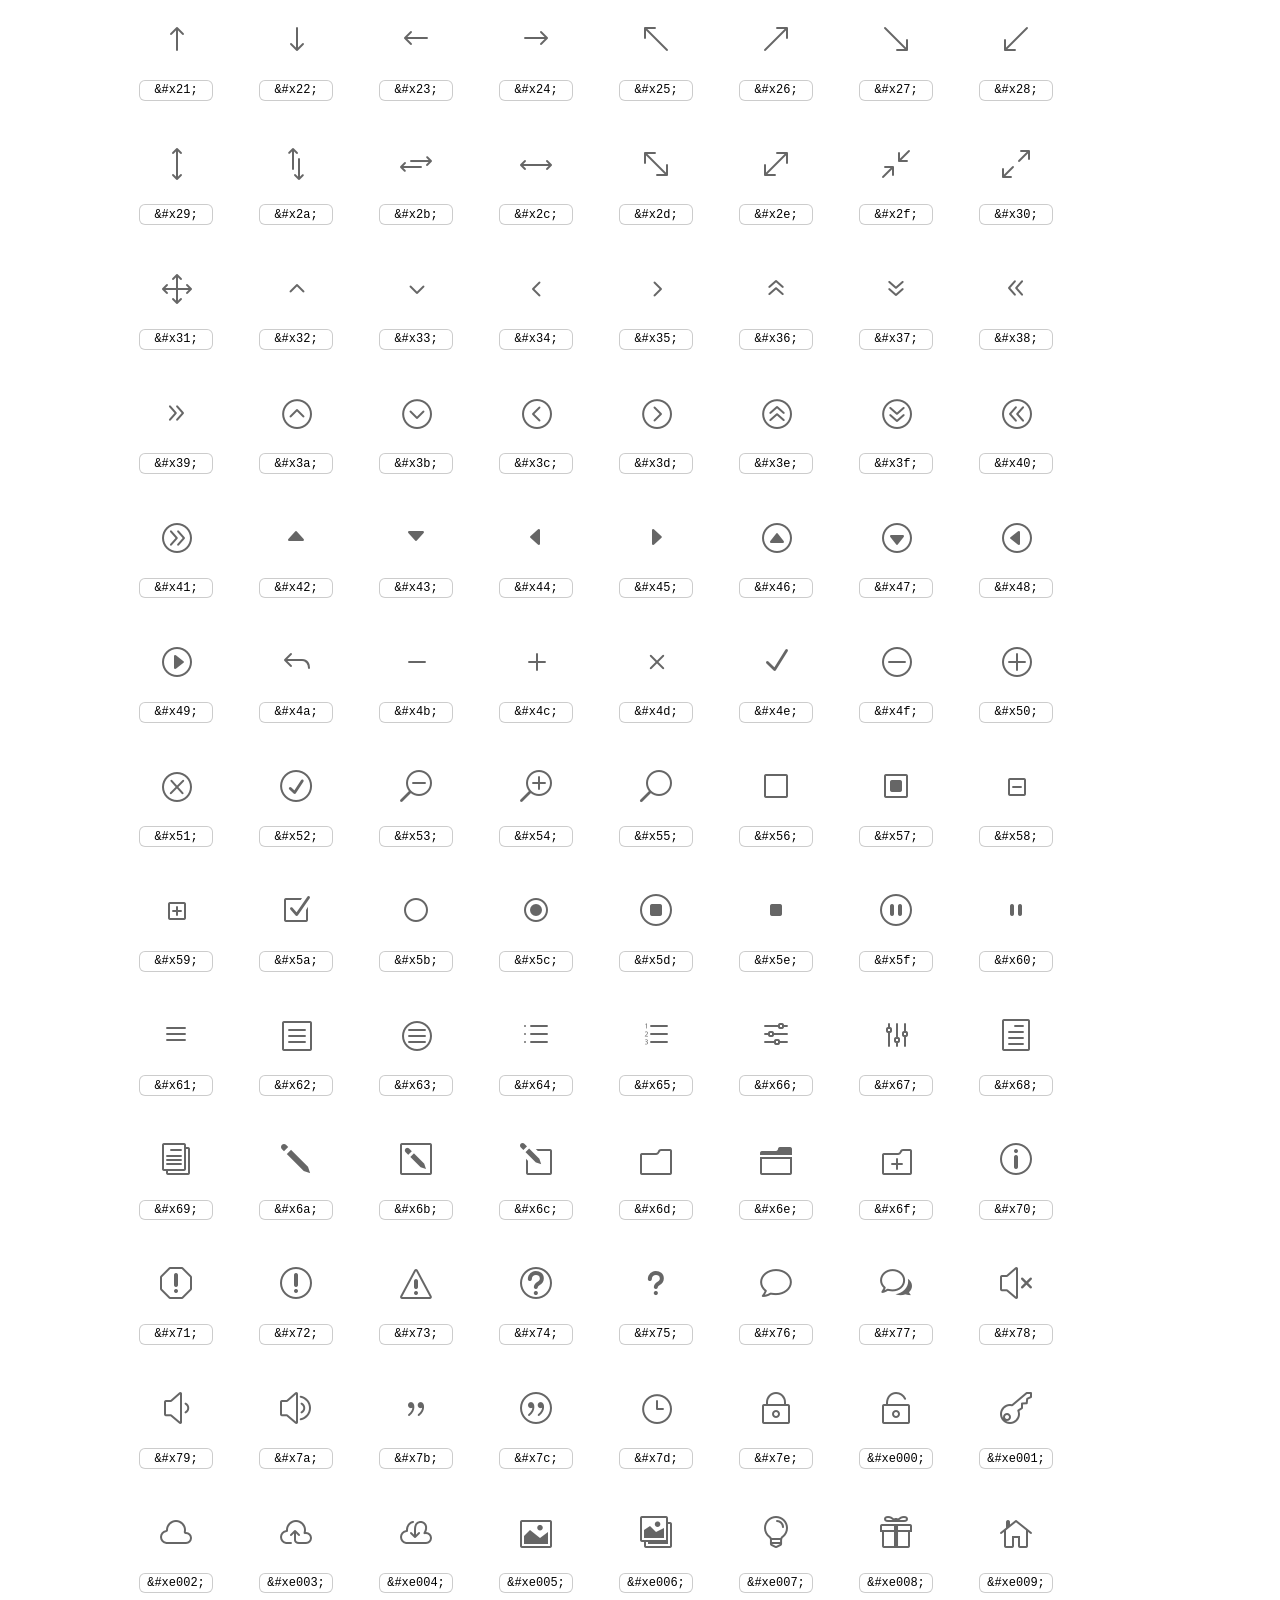
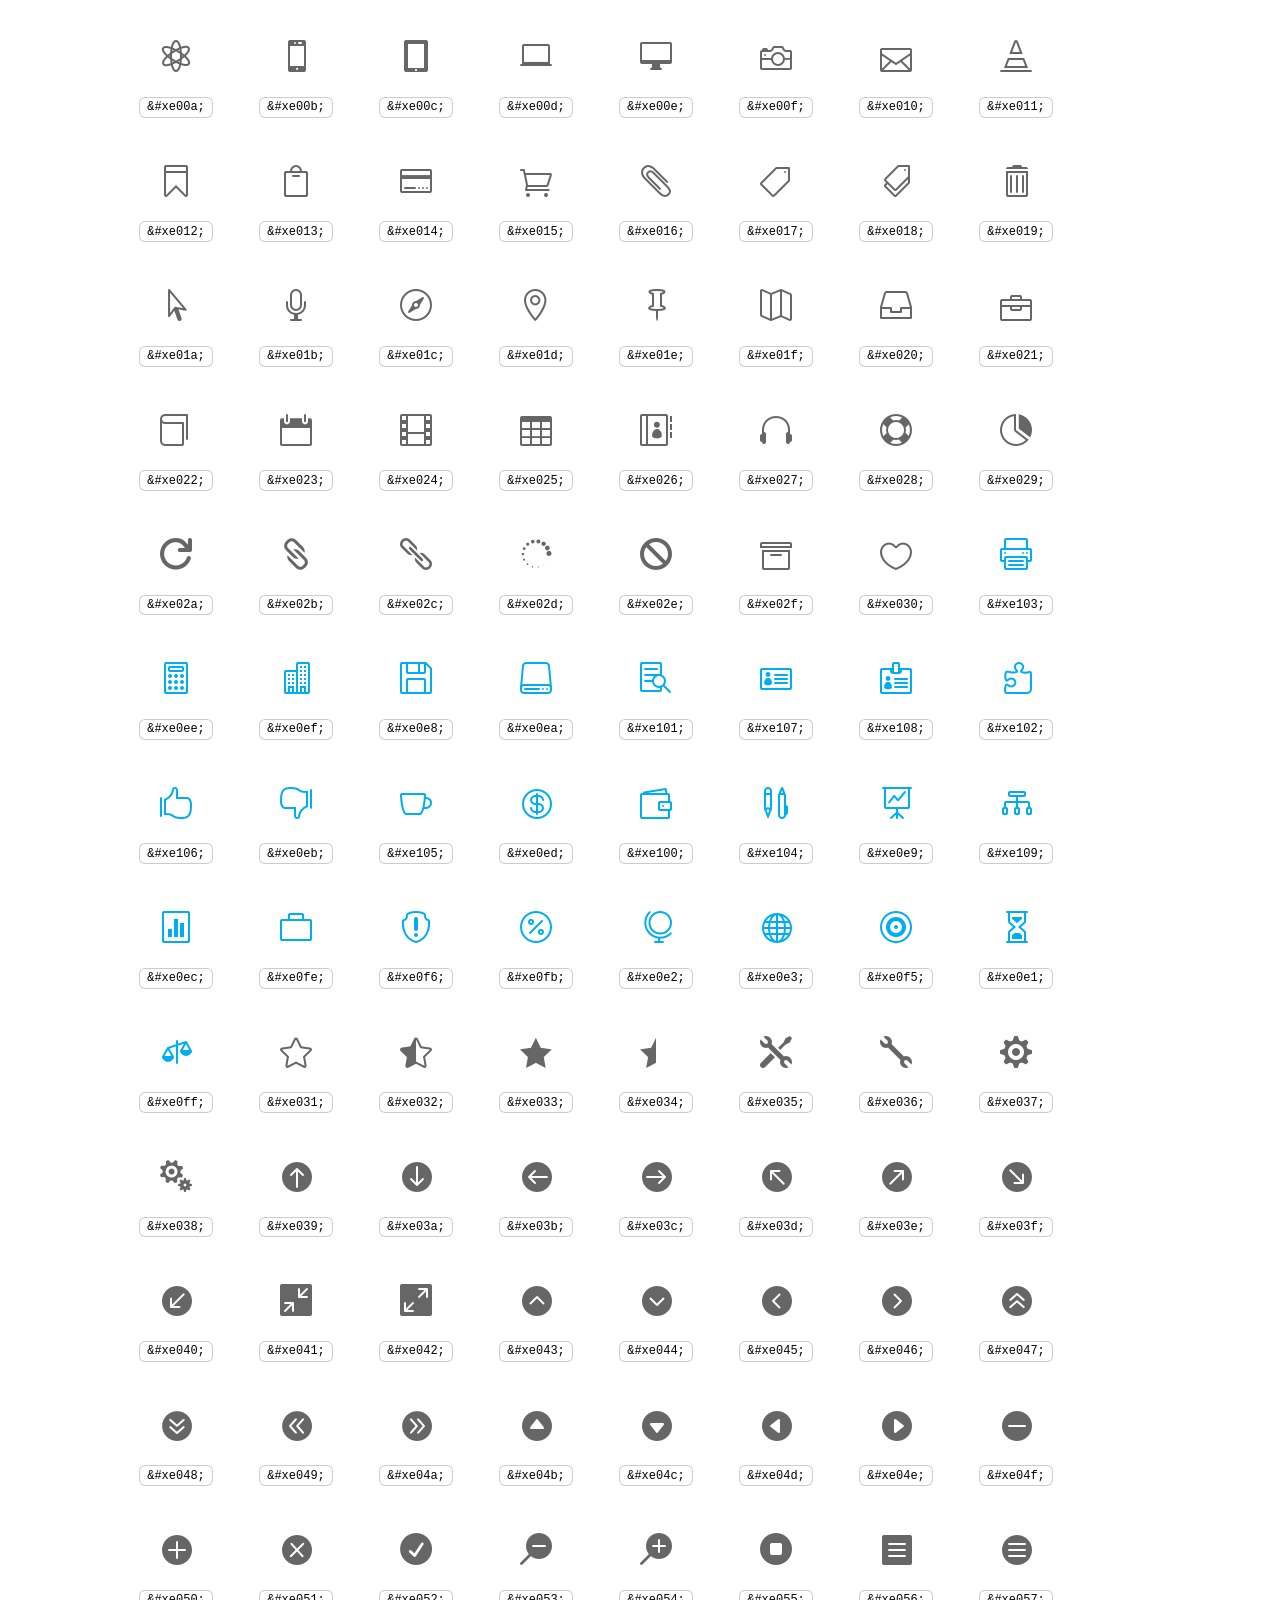
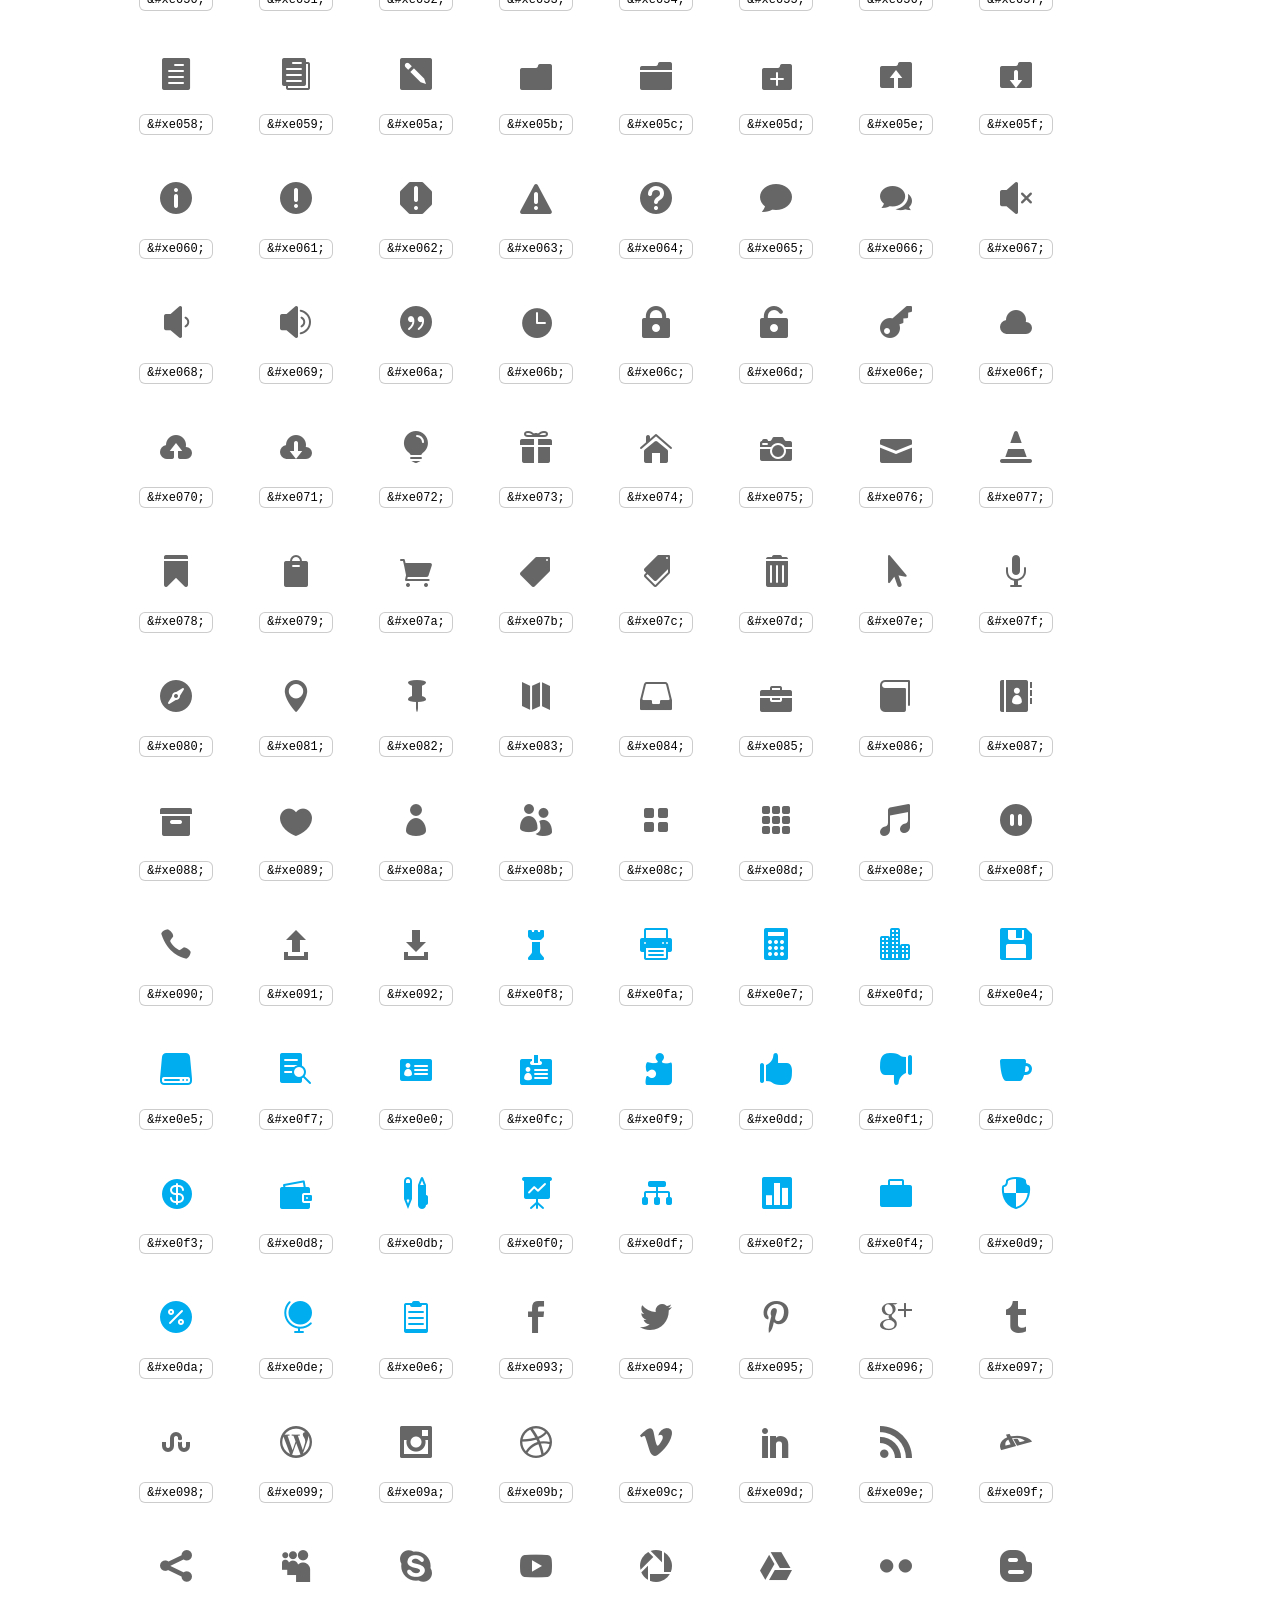
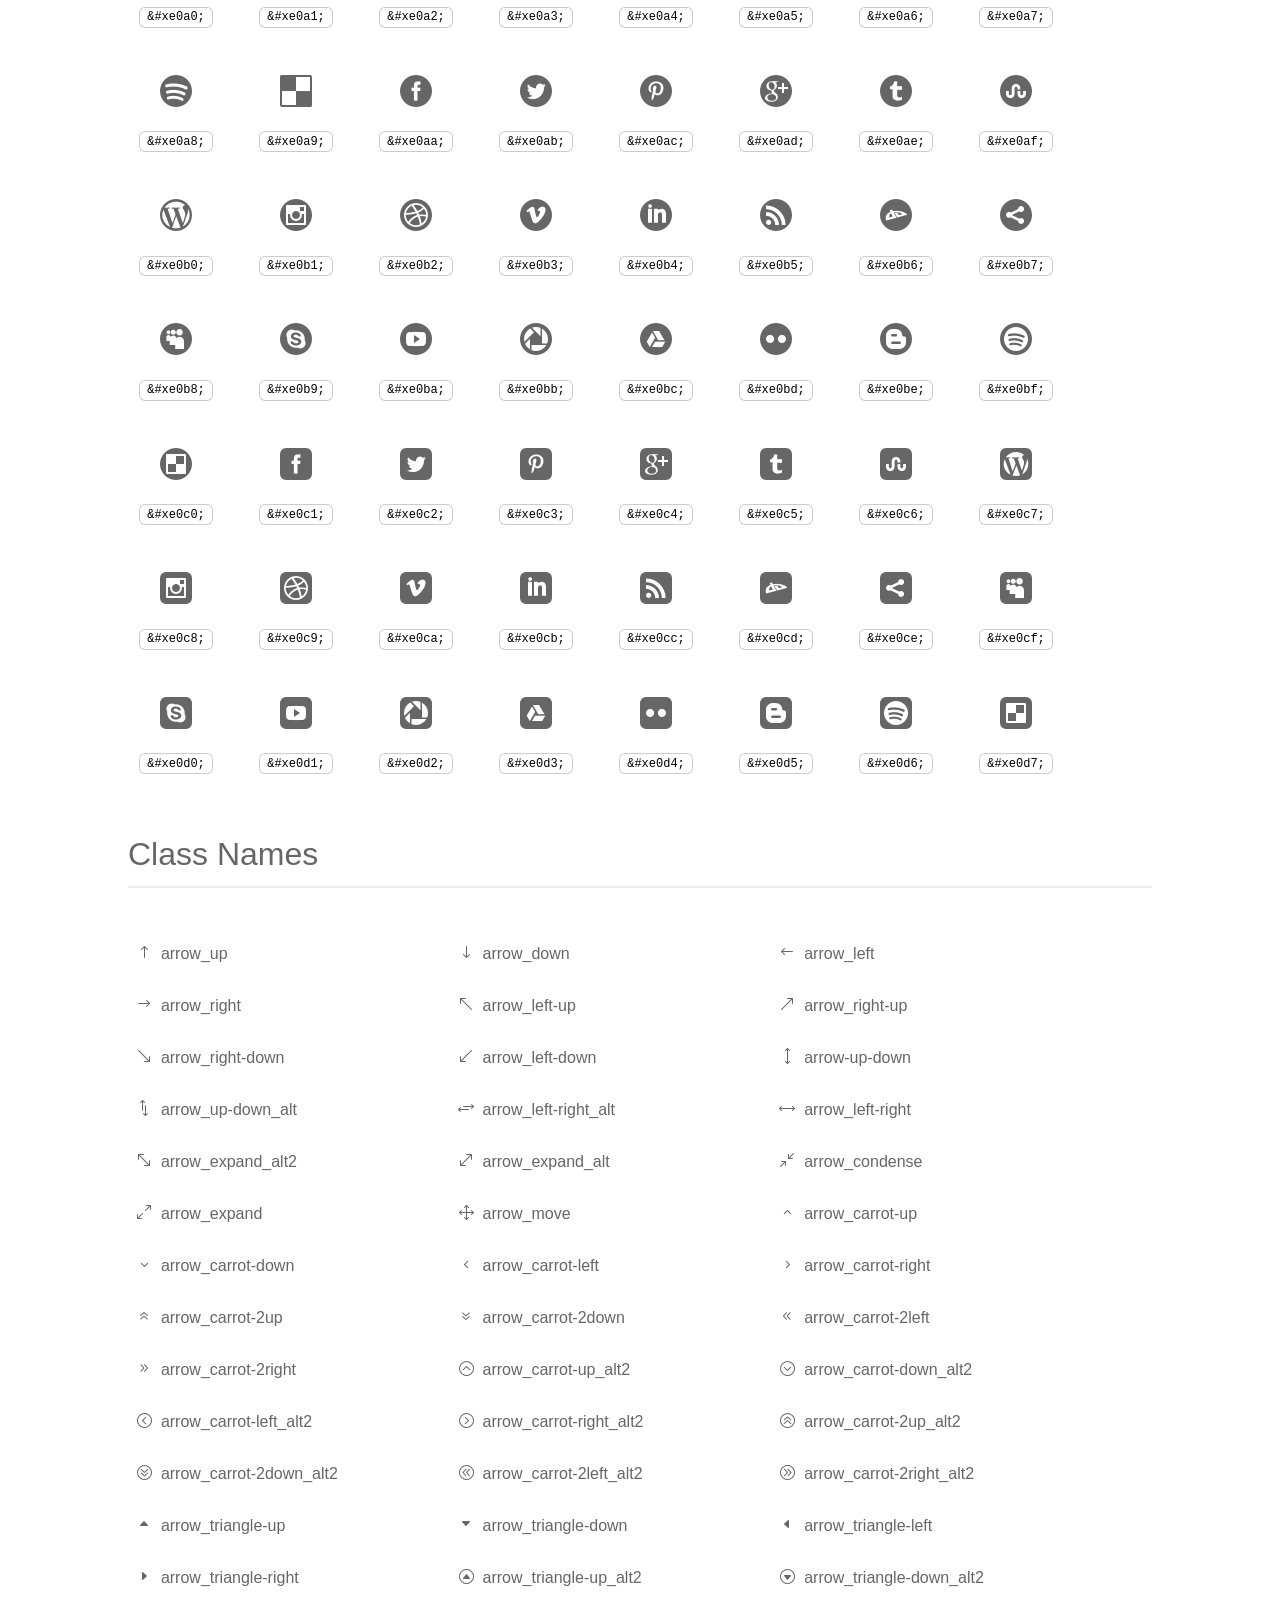
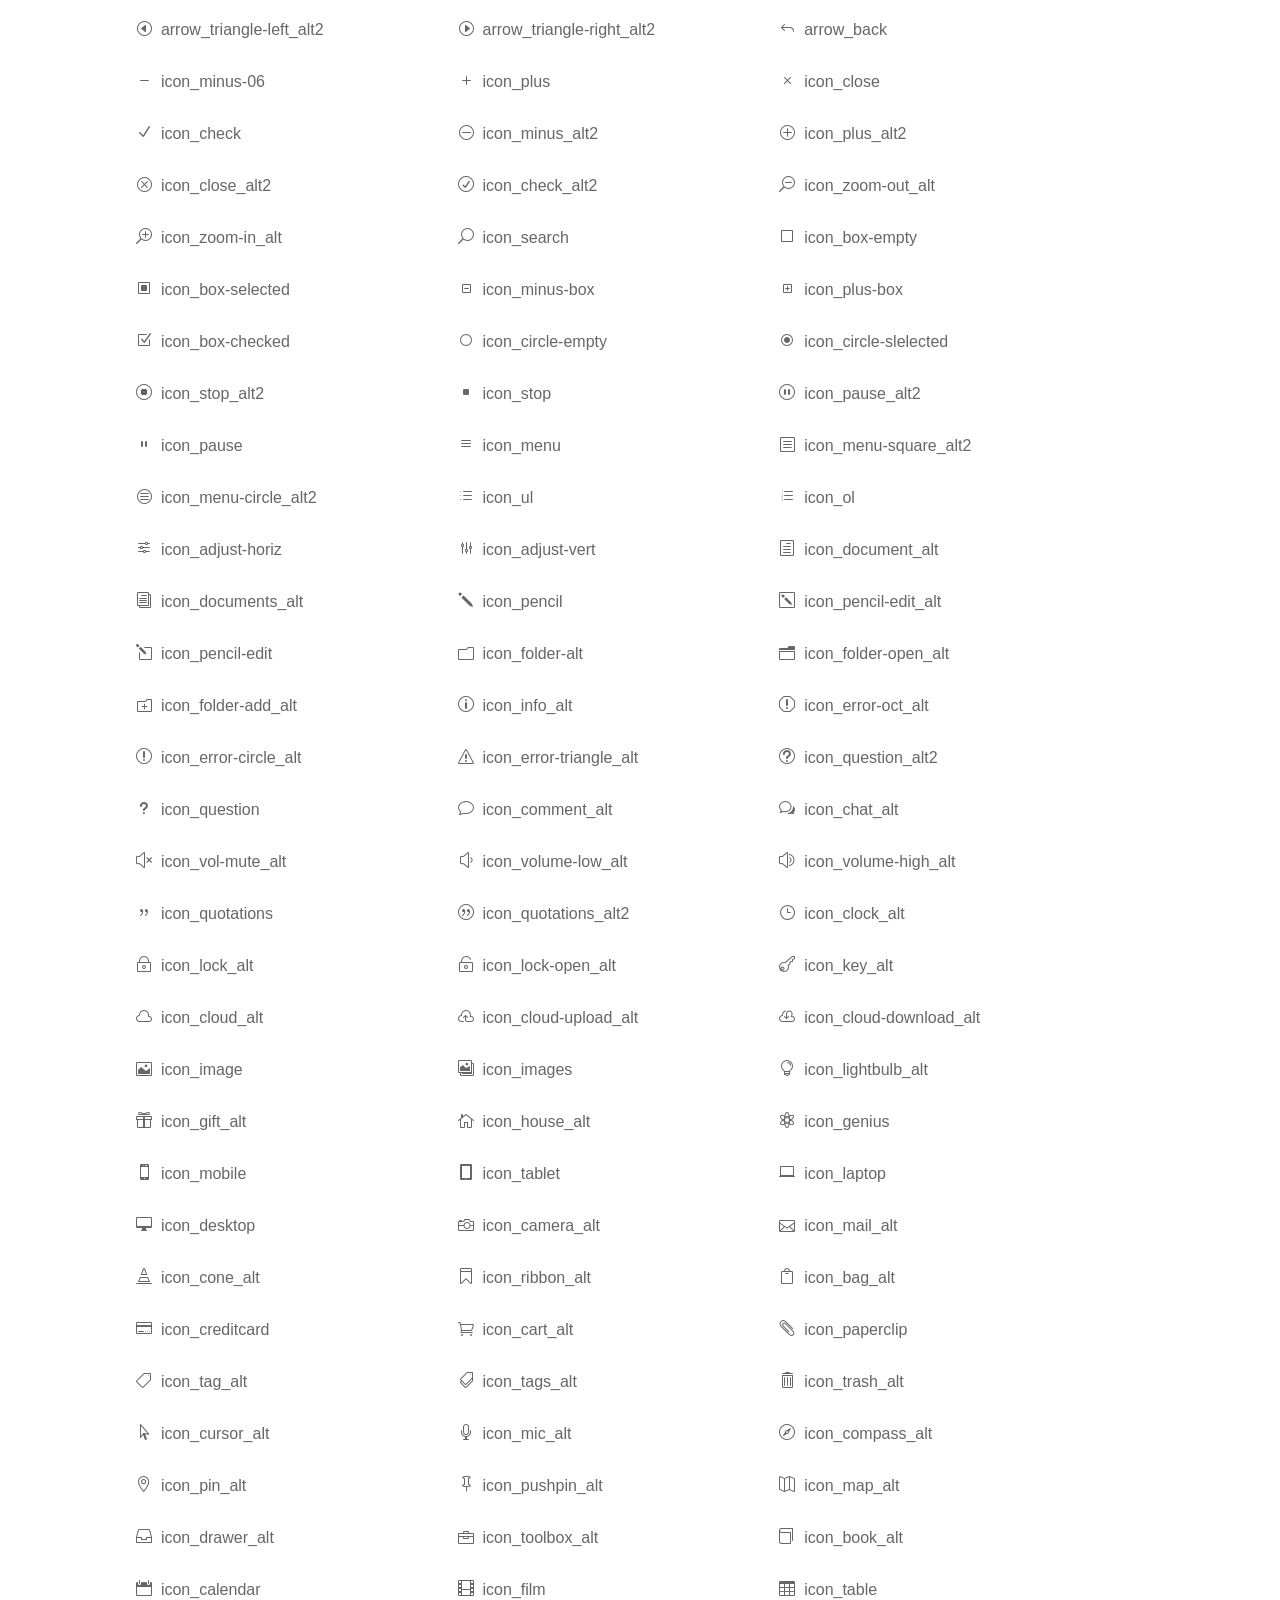
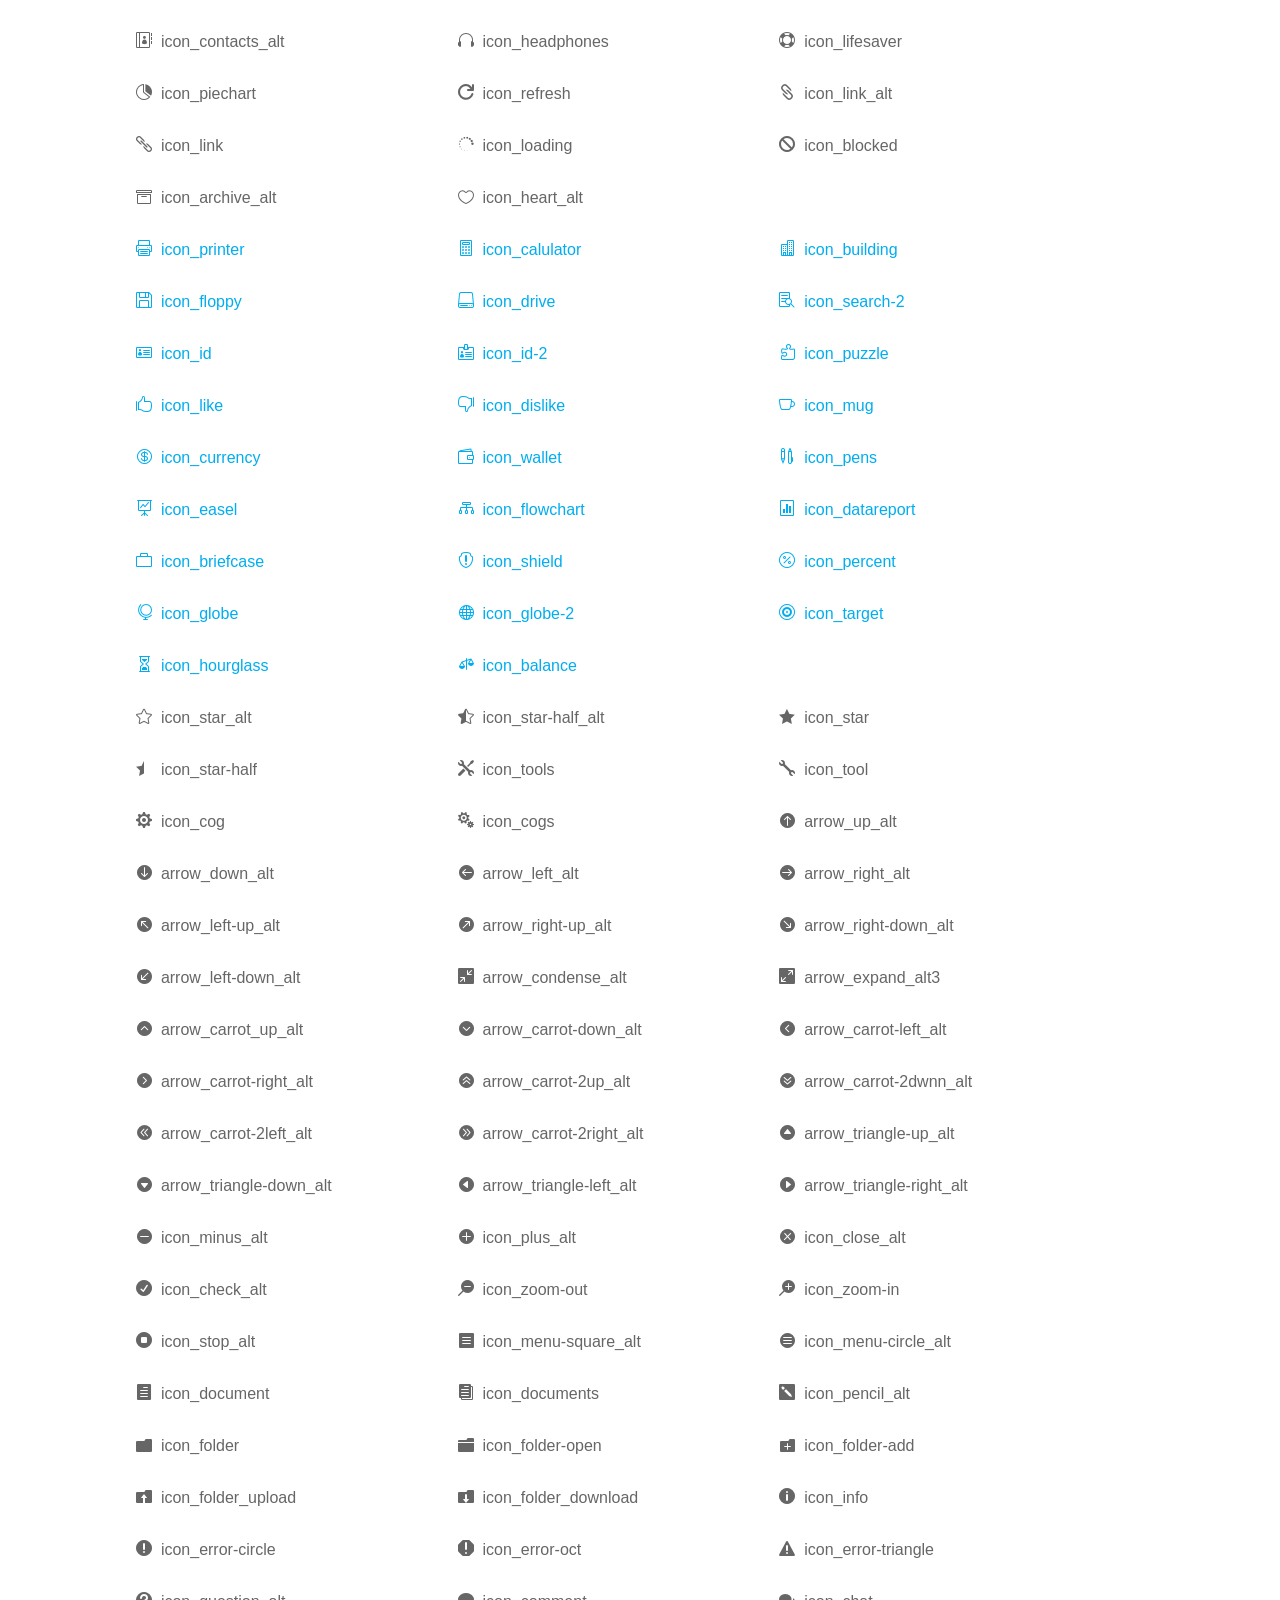
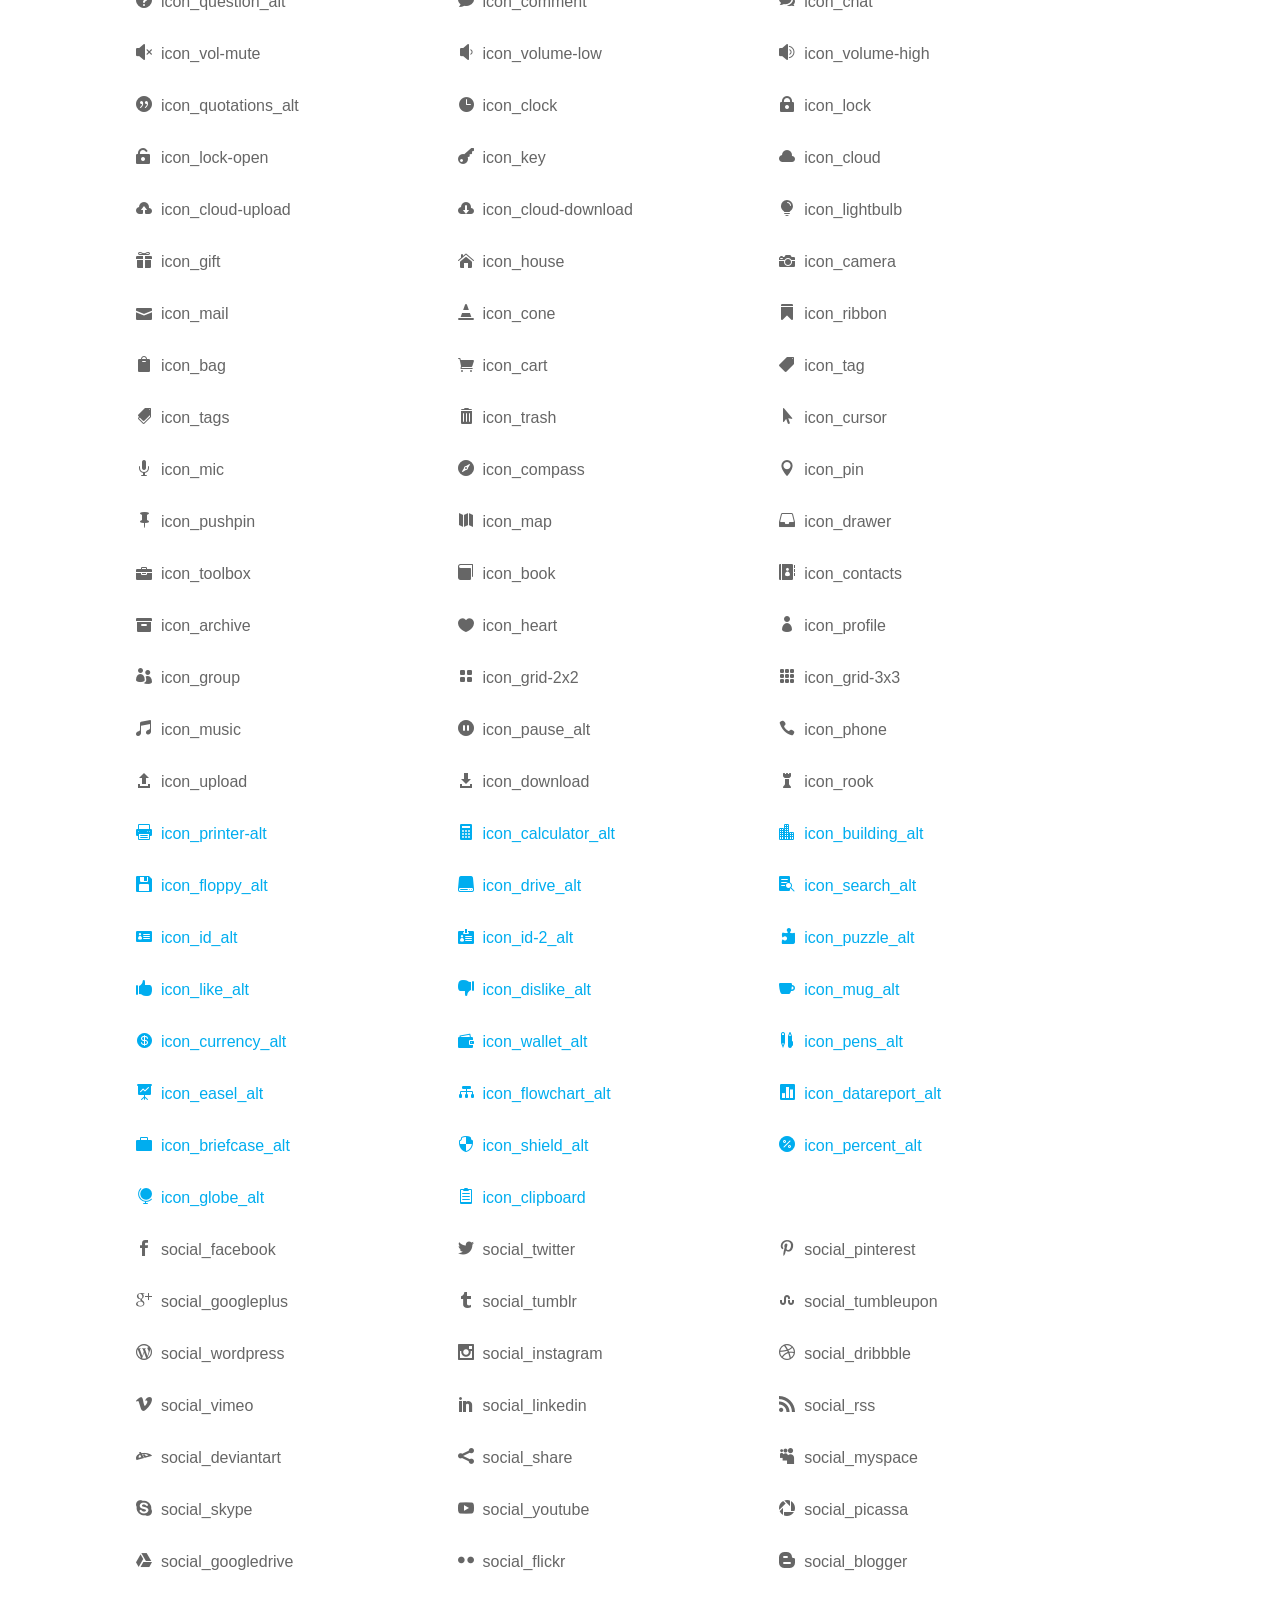
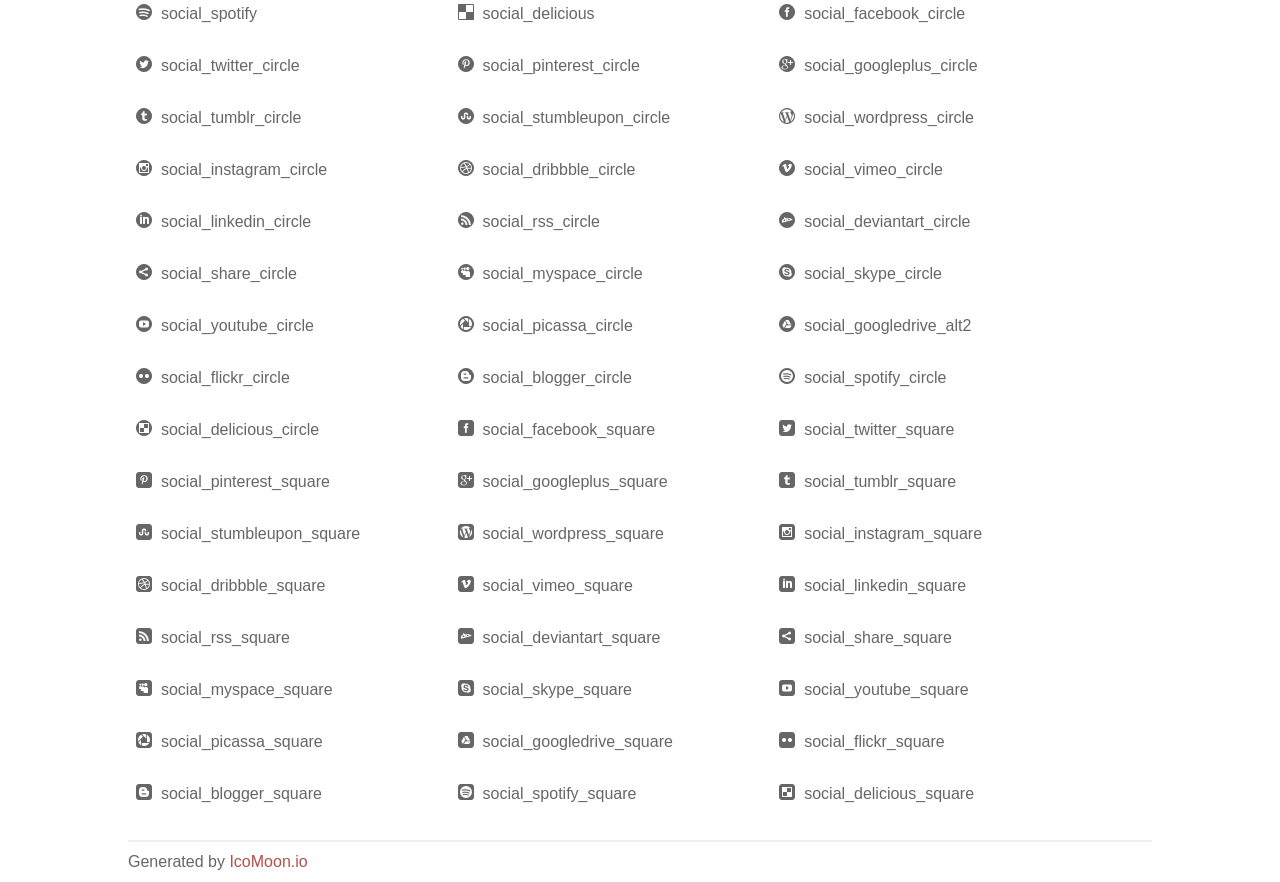
<file: KarumWeb/css/icon_fonts/demo_icon_set_3.html>
<!doctype html>
<html>
<head>
<title>Your Font/Glyphs</title>
<link rel="stylesheet" href="css/icon_set_3.css" />
<!--[if lte IE 7]><script src="lte-ie7.js"></script><![endif]-->
<style>
	section, header, footer {display: block;}
	body {
		font-family: sans-serif;
		color: #666;
		line-height: 1.5;
		font-size: 1em;
	}
	* {
		-moz-box-sizing: border-box;
		-webkit-box-sizing: border-box;
		box-sizing: border-box;
		margin: 0;
		padding: 0;
	}
	.glyph {
		float: left;
		text-align: center;
		padding: .75em;
		margin: .4em 1.5em .75em 0;
		width: 6em;
		text-shadow: none;
	}
	
	.glyph input {
		font-family: consolas, monospace;
		font-size: 12px;
		width: 100%;
		text-align: center;
		border: 0;
		box-shadow: 0 0 0 1px #ccc;
		padding: .2em;
                -moz-border-radius: 5px;
                -webkit-border-radius: 5px;
	}
	
	

	.new {
		color:#00adef !important;
	}

	
	.w-main {
		width: 80%;
	}
	.centered {
		margin-left: auto;
		margin-right: auto;
	}
	.fs1 {
		font-size: 2em;
	}
	header {
		margin: 2em 0;
		padding-bottom: .5em;
		color: #666;
		box-shadow: 0 2px #eee;
	}
	header h1 {
		font-size: 2em;
		font-weight: normal;
	}
	.clearfix:before, .clearfix:after { content: ""; display: table; }
	.clearfix:after, .clear { clear: both; }
	footer {
		margin-top: 2em;
		padding: .5em 0;
		box-shadow: 0 -2px #eee;
	}
	a, a:visited {
		color: #B35047;
		text-decoration: none;
	}
	a:hover, a:focus {color: #000;}
	
	.box1 {
		font-size: 16px;
		display: inline-block;
		width: 30%;
		padding: .25em .5em;
		margin: 20px 10px 0 0;
	}
</style>
</head>
<body>

	<div class="w-main centered">
	<section class="mtm clearfix" id="glyphs">
	<div class="glyph">
		<div class="fs1" aria-hidden="true" data-icon="&#x21;"></div>
		<input type="text" readonly value="&amp;#x21;" />
	</div>
	<div class="glyph">
		<div class="fs1" aria-hidden="true" data-icon="&#x22;"></div>
		<input type="text" readonly value="&amp;#x22;" />
	</div>
	<div class="glyph">
		<div class="fs1" aria-hidden="true" data-icon="&#x23;"></div>
		<input type="text" readonly value="&amp;#x23;" />
	</div>
	<div class="glyph">
		<div class="fs1" aria-hidden="true" data-icon="&#x24;"></div>
		<input type="text" readonly value="&amp;#x24;" />
	</div>
	<div class="glyph">
		<div class="fs1" aria-hidden="true" data-icon="&#x25;"></div>
		<input type="text" readonly value="&amp;#x25;" />
	</div>
	<div class="glyph">
		<div class="fs1" aria-hidden="true" data-icon="&#x26;"></div>
		<input type="text" readonly value="&amp;#x26;" />
	</div>
	<div class="glyph">
		<div class="fs1" aria-hidden="true" data-icon="&#x27;"></div>
		<input type="text" readonly value="&amp;#x27;" />
	</div>
	<div class="glyph">
		<div class="fs1" aria-hidden="true" data-icon="&#x28;"></div>
		<input type="text" readonly value="&amp;#x28;" />
	</div>
	<div class="glyph">
		<div class="fs1" aria-hidden="true" data-icon="&#x29;"></div>
		<input type="text" readonly value="&amp;#x29;" />
	</div>
	<div class="glyph">
		<div class="fs1" aria-hidden="true" data-icon="&#x2a;"></div>
		<input type="text" readonly value="&amp;#x2a;" />
	</div>
	<div class="glyph">
		<div class="fs1" aria-hidden="true" data-icon="&#x2b;"></div>
		<input type="text" readonly value="&amp;#x2b;" />
	</div>
	<div class="glyph">
		<div class="fs1" aria-hidden="true" data-icon="&#x2c;"></div>
		<input type="text" readonly value="&amp;#x2c;" />
	</div>
	<div class="glyph">
		<div class="fs1" aria-hidden="true" data-icon="&#x2d;"></div>
		<input type="text" readonly value="&amp;#x2d;" />
	</div>
	<div class="glyph">
		<div class="fs1" aria-hidden="true" data-icon="&#x2e;"></div>
		<input type="text" readonly value="&amp;#x2e;" />
	</div>
	<div class="glyph">
		<div class="fs1" aria-hidden="true" data-icon="&#x2f;"></div>
		<input type="text" readonly value="&amp;#x2f;" />
	</div>
	<div class="glyph">
		<div class="fs1" aria-hidden="true" data-icon="&#x30;"></div>
		<input type="text" readonly value="&amp;#x30;" />
	</div>
	<div class="glyph">
		<div class="fs1" aria-hidden="true" data-icon="&#x31;"></div>
		<input type="text" readonly value="&amp;#x31;" />
	</div>
	<div class="glyph">
		<div class="fs1" aria-hidden="true" data-icon="&#x32;"></div>
		<input type="text" readonly value="&amp;#x32;" />
	</div>
	<div class="glyph">
		<div class="fs1" aria-hidden="true" data-icon="&#x33;"></div>
		<input type="text" readonly value="&amp;#x33;" />
	</div>
	<div class="glyph">
		<div class="fs1" aria-hidden="true" data-icon="&#x34;"></div>
		<input type="text" readonly value="&amp;#x34;" />
	</div>
	<div class="glyph">
		<div class="fs1" aria-hidden="true" data-icon="&#x35;"></div>
		<input type="text" readonly value="&amp;#x35;" />
	</div>
	<div class="glyph">
		<div class="fs1" aria-hidden="true" data-icon="&#x36;"></div>
		<input type="text" readonly value="&amp;#x36;" />
	</div>
	<div class="glyph">
		<div class="fs1" aria-hidden="true" data-icon="&#x37;"></div>
		<input type="text" readonly value="&amp;#x37;" />
	</div>
	<div class="glyph">
		<div class="fs1" aria-hidden="true" data-icon="&#x38;"></div>
		<input type="text" readonly value="&amp;#x38;" />
	</div>
	<div class="glyph">
		<div class="fs1" aria-hidden="true" data-icon="&#x39;"></div>
		<input type="text" readonly value="&amp;#x39;" />
	</div>
	<div class="glyph">
		<div class="fs1" aria-hidden="true" data-icon="&#x3a;"></div>
		<input type="text" readonly value="&amp;#x3a;" />
	</div>
	<div class="glyph">
		<div class="fs1" aria-hidden="true" data-icon="&#x3b;"></div>
		<input type="text" readonly value="&amp;#x3b;" />
	</div>
	<div class="glyph">
		<div class="fs1" aria-hidden="true" data-icon="&#x3c;"></div>
		<input type="text" readonly value="&amp;#x3c;" />
	</div>
	<div class="glyph">
		<div class="fs1" aria-hidden="true" data-icon="&#x3d;"></div>
		<input type="text" readonly value="&amp;#x3d;" />
	</div>
	<div class="glyph">
		<div class="fs1" aria-hidden="true" data-icon="&#x3e;"></div>
		<input type="text" readonly value="&amp;#x3e;" />
	</div>
	<div class="glyph">
		<div class="fs1" aria-hidden="true" data-icon="&#x3f;"></div>
		<input type="text" readonly value="&amp;#x3f;" />
	</div>
	<div class="glyph">
		<div class="fs1" aria-hidden="true" data-icon="&#x40;"></div>
		<input type="text" readonly value="&amp;#x40;" />
	</div>
	<div class="glyph">
		<div class="fs1" aria-hidden="true" data-icon="&#x41;"></div>
		<input type="text" readonly value="&amp;#x41;" />
	</div>
	<div class="glyph">
		<div class="fs1" aria-hidden="true" data-icon="&#x42;"></div>
		<input type="text" readonly value="&amp;#x42;" />
	</div>
	<div class="glyph">
		<div class="fs1" aria-hidden="true" data-icon="&#x43;"></div>
		<input type="text" readonly value="&amp;#x43;" />
	</div>
	<div class="glyph">
		<div class="fs1" aria-hidden="true" data-icon="&#x44;"></div>
		<input type="text" readonly value="&amp;#x44;" />
	</div>
	<div class="glyph">
		<div class="fs1" aria-hidden="true" data-icon="&#x45;"></div>
		<input type="text" readonly value="&amp;#x45;" />
	</div>
	<div class="glyph">
		<div class="fs1" aria-hidden="true" data-icon="&#x46;"></div>
		<input type="text" readonly value="&amp;#x46;" />
	</div>
	<div class="glyph">
		<div class="fs1" aria-hidden="true" data-icon="&#x47;"></div>
		<input type="text" readonly value="&amp;#x47;" />
	</div>
	<div class="glyph">
		<div class="fs1" aria-hidden="true" data-icon="&#x48;"></div>
		<input type="text" readonly value="&amp;#x48;" />
	</div>
	<div class="glyph">
		<div class="fs1" aria-hidden="true" data-icon="&#x49;"></div>
		<input type="text" readonly value="&amp;#x49;" />
	</div>
	<div class="glyph">
		<div class="fs1" aria-hidden="true" data-icon="&#x4a;"></div>
		<input type="text" readonly value="&amp;#x4a;" />
	</div>
	<div class="glyph">
		<div class="fs1" aria-hidden="true" data-icon="&#x4b;"></div>
		<input type="text" readonly value="&amp;#x4b;" />
	</div>
	<div class="glyph">
		<div class="fs1" aria-hidden="true" data-icon="&#x4c;"></div>
		<input type="text" readonly value="&amp;#x4c;" />
	</div>
	<div class="glyph">
		<div class="fs1" aria-hidden="true" data-icon="&#x4d;"></div>
		<input type="text" readonly value="&amp;#x4d;" />
	</div>
	<div class="glyph">
		<div class="fs1" aria-hidden="true" data-icon="&#x4e;"></div>
		<input type="text" readonly value="&amp;#x4e;" />
	</div>
	<div class="glyph">
		<div class="fs1" aria-hidden="true" data-icon="&#x4f;"></div>
		<input type="text" readonly value="&amp;#x4f;" />
	</div>
	<div class="glyph">
		<div class="fs1" aria-hidden="true" data-icon="&#x50;"></div>
		<input type="text" readonly value="&amp;#x50;" />
	</div>
	<div class="glyph">
		<div class="fs1" aria-hidden="true" data-icon="&#x51;"></div>
		<input type="text" readonly value="&amp;#x51;" />
	</div>
	<div class="glyph">
		<div class="fs1" aria-hidden="true" data-icon="&#x52;"></div>
		<input type="text" readonly value="&amp;#x52;" />
	</div>
	<div class="glyph">
		<div class="fs1" aria-hidden="true" data-icon="&#x53;"></div>
		<input type="text" readonly value="&amp;#x53;" />
	</div>
	<div class="glyph">
		<div class="fs1" aria-hidden="true" data-icon="&#x54;"></div>
		<input type="text" readonly value="&amp;#x54;" />
	</div>
	<div class="glyph">
		<div class="fs1" aria-hidden="true" data-icon="&#x55;"></div>
		<input type="text" readonly value="&amp;#x55;" />
	</div>
	<div class="glyph">
		<div class="fs1" aria-hidden="true" data-icon="&#x56;"></div>
		<input type="text" readonly value="&amp;#x56;" />
	</div>
	<div class="glyph">
		<div class="fs1" aria-hidden="true" data-icon="&#x57;"></div>
		<input type="text" readonly value="&amp;#x57;" />
	</div>
	<div class="glyph">
		<div class="fs1" aria-hidden="true" data-icon="&#x58;"></div>
		<input type="text" readonly value="&amp;#x58;" />
	</div>
	<div class="glyph">
		<div class="fs1" aria-hidden="true" data-icon="&#x59;"></div>
		<input type="text" readonly value="&amp;#x59;" />
	</div>
	<div class="glyph">
		<div class="fs1" aria-hidden="true" data-icon="&#x5a;"></div>
		<input type="text" readonly value="&amp;#x5a;" />
	</div>
	<div class="glyph">
		<div class="fs1" aria-hidden="true" data-icon="&#x5b;"></div>
		<input type="text" readonly value="&amp;#x5b;" />
	</div>
	<div class="glyph">
		<div class="fs1" aria-hidden="true" data-icon="&#x5c;"></div>
		<input type="text" readonly value="&amp;#x5c;" />
	</div>
	<div class="glyph">
		<div class="fs1" aria-hidden="true" data-icon="&#x5d;"></div>
		<input type="text" readonly value="&amp;#x5d;" />
	</div>
	<div class="glyph">
		<div class="fs1" aria-hidden="true" data-icon="&#x5e;"></div>
		<input type="text" readonly value="&amp;#x5e;" />
	</div>
	<div class="glyph">
		<div class="fs1" aria-hidden="true" data-icon="&#x5f;"></div>
		<input type="text" readonly value="&amp;#x5f;" />
	</div>
	<div class="glyph">
		<div class="fs1" aria-hidden="true" data-icon="&#x60;"></div>
		<input type="text" readonly value="&amp;#x60;" />
	</div>
	<div class="glyph">
		<div class="fs1" aria-hidden="true" data-icon="&#x61;"></div>
		<input type="text" readonly value="&amp;#x61;" />
	</div>
	<div class="glyph">
		<div class="fs1" aria-hidden="true" data-icon="&#x62;"></div>
		<input type="text" readonly value="&amp;#x62;" />
	</div>
	<div class="glyph">
		<div class="fs1" aria-hidden="true" data-icon="&#x63;"></div>
		<input type="text" readonly value="&amp;#x63;" />
	</div>
	<div class="glyph">
		<div class="fs1" aria-hidden="true" data-icon="&#x64;"></div>
		<input type="text" readonly value="&amp;#x64;" />
	</div>
	<div class="glyph">
		<div class="fs1" aria-hidden="true" data-icon="&#x65;"></div>
		<input type="text" readonly value="&amp;#x65;" />
	</div>
	<div class="glyph">
		<div class="fs1" aria-hidden="true" data-icon="&#x66;"></div>
		<input type="text" readonly value="&amp;#x66;" />
	</div>
	<div class="glyph">
		<div class="fs1" aria-hidden="true" data-icon="&#x67;"></div>
		<input type="text" readonly value="&amp;#x67;" />
	</div>
	<div class="glyph">
		<div class="fs1" aria-hidden="true" data-icon="&#x68;"></div>
		<input type="text" readonly value="&amp;#x68;" />
	</div>
	<div class="glyph">
		<div class="fs1" aria-hidden="true" data-icon="&#x69;"></div>
		<input type="text" readonly value="&amp;#x69;" />
	</div>
	<div class="glyph">
		<div class="fs1" aria-hidden="true" data-icon="&#x6a;"></div>
		<input type="text" readonly value="&amp;#x6a;" />
	</div>
	<div class="glyph">
		<div class="fs1" aria-hidden="true" data-icon="&#x6b;"></div>
		<input type="text" readonly value="&amp;#x6b;" />
	</div>
	<div class="glyph">
		<div class="fs1" aria-hidden="true" data-icon="&#x6c;"></div>
		<input type="text" readonly value="&amp;#x6c;" />
	</div>
	<div class="glyph">
		<div class="fs1" aria-hidden="true" data-icon="&#x6d;"></div>
		<input type="text" readonly value="&amp;#x6d;" />
	</div>
	<div class="glyph">
		<div class="fs1" aria-hidden="true" data-icon="&#x6e;"></div>
		<input type="text" readonly value="&amp;#x6e;" />
	</div>
	<div class="glyph">
		<div class="fs1" aria-hidden="true" data-icon="&#x6f;"></div>
		<input type="text" readonly value="&amp;#x6f;" />
	</div>
	<div class="glyph">
		<div class="fs1" aria-hidden="true" data-icon="&#x70;"></div>
		<input type="text" readonly value="&amp;#x70;" />
	</div>
	<div class="glyph">
		<div class="fs1" aria-hidden="true" data-icon="&#x71;"></div>
		<input type="text" readonly value="&amp;#x71;" />
	</div>
	<div class="glyph">
		<div class="fs1" aria-hidden="true" data-icon="&#x72;"></div>
		<input type="text" readonly value="&amp;#x72;" />
	</div>
	<div class="glyph">
		<div class="fs1" aria-hidden="true" data-icon="&#x73;"></div>
		<input type="text" readonly value="&amp;#x73;" />
	</div>
	<div class="glyph">
		<div class="fs1" aria-hidden="true" data-icon="&#x74;"></div>
		<input type="text" readonly value="&amp;#x74;" />
	</div>
	<div class="glyph">
		<div class="fs1" aria-hidden="true" data-icon="&#x75;"></div>
		<input type="text" readonly value="&amp;#x75;" />
	</div>
	<div class="glyph">
		<div class="fs1" aria-hidden="true" data-icon="&#x76;"></div>
		<input type="text" readonly value="&amp;#x76;" />
	</div>
	<div class="glyph">
		<div class="fs1" aria-hidden="true" data-icon="&#x77;"></div>
		<input type="text" readonly value="&amp;#x77;" />
	</div>
	<div class="glyph">
		<div class="fs1" aria-hidden="true" data-icon="&#x78;"></div>
		<input type="text" readonly value="&amp;#x78;" />
	</div>
	<div class="glyph">
		<div class="fs1" aria-hidden="true" data-icon="&#x79;"></div>
		<input type="text" readonly value="&amp;#x79;" />
	</div>
	<div class="glyph">
		<div class="fs1" aria-hidden="true" data-icon="&#x7a;"></div>
		<input type="text" readonly value="&amp;#x7a;" />
	</div>
	<div class="glyph">
		<div class="fs1" aria-hidden="true" data-icon="&#x7b;"></div>
		<input type="text" readonly value="&amp;#x7b;" />
	</div>
	<div class="glyph">
		<div class="fs1" aria-hidden="true" data-icon="&#x7c;"></div>
		<input type="text" readonly value="&amp;#x7c;" />
	</div>
	<div class="glyph">
		<div class="fs1" aria-hidden="true" data-icon="&#x7d;"></div>
		<input type="text" readonly value="&amp;#x7d;" />
	</div>
	<div class="glyph">
		<div class="fs1" aria-hidden="true" data-icon="&#x7e;"></div>
		<input type="text" readonly value="&amp;#x7e;" />
	</div>
	<div class="glyph">
		<div class="fs1" aria-hidden="true" data-icon="&#xe000;"></div>
		<input type="text" readonly value="&amp;#xe000;" />
	</div>
	<div class="glyph">
		<div class="fs1" aria-hidden="true" data-icon="&#xe001;"></div>
		<input type="text" readonly value="&amp;#xe001;" />
	</div>
	<div class="glyph">
		<div class="fs1" aria-hidden="true" data-icon="&#xe002;"></div>
		<input type="text" readonly value="&amp;#xe002;" />
	</div>
	<div class="glyph">
		<div class="fs1" aria-hidden="true" data-icon="&#xe003;"></div>
		<input type="text" readonly value="&amp;#xe003;" />
	</div>
	<div class="glyph">
		<div class="fs1" aria-hidden="true" data-icon="&#xe004;"></div>
		<input type="text" readonly value="&amp;#xe004;" />
	</div>
	<div class="glyph">
		<div class="fs1" aria-hidden="true" data-icon="&#xe005;"></div>
		<input type="text" readonly value="&amp;#xe005;" />
	</div>
	<div class="glyph">
		<div class="fs1" aria-hidden="true" data-icon="&#xe006;"></div>
		<input type="text" readonly value="&amp;#xe006;" />
	</div>
	<div class="glyph">
		<div class="fs1" aria-hidden="true" data-icon="&#xe007;"></div>
		<input type="text" readonly value="&amp;#xe007;" />
	</div>
	<div class="glyph">
		<div class="fs1" aria-hidden="true" data-icon="&#xe008;"></div>
		<input type="text" readonly value="&amp;#xe008;" />
	</div>
	<div class="glyph">
		<div class="fs1" aria-hidden="true" data-icon="&#xe009;"></div>
		<input type="text" readonly value="&amp;#xe009;" />
	</div>
	<div class="glyph">
		<div class="fs1" aria-hidden="true" data-icon="&#xe00a;"></div>
		<input type="text" readonly value="&amp;#xe00a;" />
	</div>
	<div class="glyph">
		<div class="fs1" aria-hidden="true" data-icon="&#xe00b;"></div>
		<input type="text" readonly value="&amp;#xe00b;" />
	</div>
	<div class="glyph">
		<div class="fs1" aria-hidden="true" data-icon="&#xe00c;"></div>
		<input type="text" readonly value="&amp;#xe00c;" />
	</div>
	<div class="glyph">
		<div class="fs1" aria-hidden="true" data-icon="&#xe00d;"></div>
		<input type="text" readonly value="&amp;#xe00d;" />
	</div>
	<div class="glyph">
		<div class="fs1" aria-hidden="true" data-icon="&#xe00e;"></div>
		<input type="text" readonly value="&amp;#xe00e;" />
	</div>
	<div class="glyph">
		<div class="fs1" aria-hidden="true" data-icon="&#xe00f;"></div>
		<input type="text" readonly value="&amp;#xe00f;" />
	</div>
	<div class="glyph">
		<div class="fs1" aria-hidden="true" data-icon="&#xe010;"></div>
		<input type="text" readonly value="&amp;#xe010;" />
	</div>
	<div class="glyph">
		<div class="fs1" aria-hidden="true" data-icon="&#xe011;"></div>
		<input type="text" readonly value="&amp;#xe011;" />
	</div>
	<div class="glyph">
		<div class="fs1" aria-hidden="true" data-icon="&#xe012;"></div>
		<input type="text" readonly value="&amp;#xe012;" />
	</div>
	<div class="glyph">
		<div class="fs1" aria-hidden="true" data-icon="&#xe013;"></div>
		<input type="text" readonly value="&amp;#xe013;" />
	</div>
	<div class="glyph">
		<div class="fs1" aria-hidden="true" data-icon="&#xe014;"></div>
		<input type="text" readonly value="&amp;#xe014;" />
	</div>
	<div class="glyph">
		<div class="fs1" aria-hidden="true" data-icon="&#xe015;"></div>
		<input type="text" readonly value="&amp;#xe015;" />
	</div>
	<div class="glyph">
		<div class="fs1" aria-hidden="true" data-icon="&#xe016;"></div>
		<input type="text" readonly value="&amp;#xe016;" />
	</div>
	<div class="glyph">
		<div class="fs1" aria-hidden="true" data-icon="&#xe017;"></div>
		<input type="text" readonly value="&amp;#xe017;" />
	</div>
	<div class="glyph">
		<div class="fs1" aria-hidden="true" data-icon="&#xe018;"></div>
		<input type="text" readonly value="&amp;#xe018;" />
	</div>
	<div class="glyph">
		<div class="fs1" aria-hidden="true" data-icon="&#xe019;"></div>
		<input type="text" readonly value="&amp;#xe019;" />
	</div>
	<div class="glyph">
		<div class="fs1" aria-hidden="true" data-icon="&#xe01a;"></div>
		<input type="text" readonly value="&amp;#xe01a;" />
	</div>
	<div class="glyph">
		<div class="fs1" aria-hidden="true" data-icon="&#xe01b;"></div>
		<input type="text" readonly value="&amp;#xe01b;" />
	</div>
	<div class="glyph">
		<div class="fs1" aria-hidden="true" data-icon="&#xe01c;"></div>
		<input type="text" readonly value="&amp;#xe01c;" />
	</div>
	<div class="glyph">
		<div class="fs1" aria-hidden="true" data-icon="&#xe01d;"></div>
		<input type="text" readonly value="&amp;#xe01d;" />
	</div>
	<div class="glyph">
		<div class="fs1" aria-hidden="true" data-icon="&#xe01e;"></div>
		<input type="text" readonly value="&amp;#xe01e;" />
	</div>
	<div class="glyph">
		<div class="fs1" aria-hidden="true" data-icon="&#xe01f;"></div>
		<input type="text" readonly value="&amp;#xe01f;" />
	</div>
	<div class="glyph">
		<div class="fs1" aria-hidden="true" data-icon="&#xe020;"></div>
		<input type="text" readonly value="&amp;#xe020;" />
	</div>
	<div class="glyph">
		<div class="fs1" aria-hidden="true" data-icon="&#xe021;"></div>
		<input type="text" readonly value="&amp;#xe021;" />
	</div>
	<div class="glyph">
		<div class="fs1" aria-hidden="true" data-icon="&#xe022;"></div>
		<input type="text" readonly value="&amp;#xe022;" />
	</div>
	<div class="glyph">
		<div class="fs1" aria-hidden="true" data-icon="&#xe023;"></div>
		<input type="text" readonly value="&amp;#xe023;" />
	</div>
	<div class="glyph">
		<div class="fs1" aria-hidden="true" data-icon="&#xe024;"></div>
		<input type="text" readonly value="&amp;#xe024;" />
	</div>
	<div class="glyph">
		<div class="fs1" aria-hidden="true" data-icon="&#xe025;"></div>
		<input type="text" readonly value="&amp;#xe025;" />
	</div>
	<div class="glyph">
		<div class="fs1" aria-hidden="true" data-icon="&#xe026;"></div>
		<input type="text" readonly value="&amp;#xe026;" />
	</div>
	<div class="glyph">
		<div class="fs1" aria-hidden="true" data-icon="&#xe027;"></div>
		<input type="text" readonly value="&amp;#xe027;" />
	</div>
	<div class="glyph">
		<div class="fs1" aria-hidden="true" data-icon="&#xe028;"></div>
		<input type="text" readonly value="&amp;#xe028;" />
	</div>
	<div class="glyph">
		<div class="fs1" aria-hidden="true" data-icon="&#xe029;"></div>
		<input type="text" readonly value="&amp;#xe029;" />
	</div>
	<div class="glyph">
		<div class="fs1" aria-hidden="true" data-icon="&#xe02a;"></div>
		<input type="text" readonly value="&amp;#xe02a;" />
	</div>
	<div class="glyph">
		<div class="fs1" aria-hidden="true" data-icon="&#xe02b;"></div>
		<input type="text" readonly value="&amp;#xe02b;" />
	</div>
	<div class="glyph">
		<div class="fs1" aria-hidden="true" data-icon="&#xe02c;"></div>
		<input type="text" readonly value="&amp;#xe02c;" />
	</div>
	<div class="glyph">
		<div class="fs1" aria-hidden="true" data-icon="&#xe02d;"></div>
		<input type="text" readonly value="&amp;#xe02d;" />
	</div>
	<div class="glyph">
		<div class="fs1" aria-hidden="true" data-icon="&#xe02e;"></div>
		<input type="text" readonly value="&amp;#xe02e;" />
	</div>
	<div class="glyph">
		<div class="fs1" aria-hidden="true" data-icon="&#xe02f;"></div>
		<input type="text" readonly value="&amp;#xe02f;" />
	</div>
	<div class="glyph">
		<div class="fs1" aria-hidden="true" data-icon="&#xe030;"></div>
		<input type="text" readonly value="&amp;#xe030;" />
	</div>
    
    <div class="new">
    
    <div class="glyph">
		<div class="fs1" aria-hidden="true" data-icon="&#xe103;"></div>
		<input type="text" readonly value="&amp;#xe103;" />
	</div>
	<div class="glyph">
		<div class="fs1" aria-hidden="true" data-icon="&#xe0ee;"></div>
		<input type="text" readonly value="&amp;#xe0ee;" />
	</div>
	<div class="glyph">
		<div class="fs1" aria-hidden="true" data-icon="&#xe0ef;"></div>
		<input type="text" readonly value="&amp;#xe0ef;" />
	</div>
	<div class="glyph">
		<div class="fs1" aria-hidden="true" data-icon="&#xe0e8;"></div>
		<input type="text" readonly value="&amp;#xe0e8;" />
	</div>
	<div class="glyph">
		<div class="fs1" aria-hidden="true" data-icon="&#xe0ea;"></div>
		<input type="text" readonly value="&amp;#xe0ea;" />
	</div>
	<div class="glyph">
		<div class="fs1" aria-hidden="true" data-icon="&#xe101;"></div>
		<input type="text" readonly value="&amp;#xe101;" />
	</div>
	<div class="glyph">
		<div class="fs1" aria-hidden="true" data-icon="&#xe107;"></div>
		<input type="text" readonly value="&amp;#xe107;" />
	</div>
	<div class="glyph">
		<div class="fs1" aria-hidden="true" data-icon="&#xe108;"></div>
		<input type="text" readonly value="&amp;#xe108;" />
	</div>
	<div class="glyph">
		<div class="fs1" aria-hidden="true" data-icon="&#xe102;"></div>
		<input type="text" readonly value="&amp;#xe102;" />
	</div>
	<div class="glyph">
		<div class="fs1" aria-hidden="true" data-icon="&#xe106;"></div>
		<input type="text" readonly value="&amp;#xe106;" />
	</div>
	<div class="glyph">
		<div class="fs1" aria-hidden="true" data-icon="&#xe0eb;"></div>
		<input type="text" readonly value="&amp;#xe0eb;" />
	</div>
	<div class="glyph">
		<div class="fs1" aria-hidden="true" data-icon="&#xe105;"></div>
		<input type="text" readonly value="&amp;#xe105;" />
	</div>
	<div class="glyph">
		<div class="fs1" aria-hidden="true" data-icon="&#xe0ed;"></div>
		<input type="text" readonly value="&amp;#xe0ed;" />
	</div>
	<div class="glyph">
		<div class="fs1" aria-hidden="true" data-icon="&#xe100;"></div>
		<input type="text" readonly value="&amp;#xe100;" />
	</div>
	<div class="glyph">
		<div class="fs1" aria-hidden="true" data-icon="&#xe104;"></div>
		<input type="text" readonly value="&amp;#xe104;" />
	</div>
	<div class="glyph">
		<div class="fs1" aria-hidden="true" data-icon="&#xe0e9;"></div>
		<input type="text" readonly value="&amp;#xe0e9;" />
	</div>
	<div class="glyph">
		<div class="fs1" aria-hidden="true" data-icon="&#xe109;"></div>
		<input type="text" readonly value="&amp;#xe109;" />
	</div>
	<div class="glyph">
		<div class="fs1" aria-hidden="true" data-icon="&#xe0ec;"></div>
		<input type="text" readonly value="&amp;#xe0ec;" />
	</div>
	<div class="glyph">
		<div class="fs1" aria-hidden="true" data-icon="&#xe0fe;"></div>
		<input type="text" readonly value="&amp;#xe0fe;" />
	</div>
	<div class="glyph">
		<div class="fs1" aria-hidden="true" data-icon="&#xe0f6;"></div>
		<input type="text" readonly value="&amp;#xe0f6;" />
	</div>
	<div class="glyph">
		<div class="fs1" aria-hidden="true" data-icon="&#xe0fb;"></div>
		<input type="text" readonly value="&amp;#xe0fb;" />
	</div>
	<div class="glyph">
		<div class="fs1" aria-hidden="true" data-icon="&#xe0e2;"></div>
		<input type="text" readonly value="&amp;#xe0e2;" />
	</div>
	<div class="glyph">
		<div class="fs1" aria-hidden="true" data-icon="&#xe0e3;"></div>
		<input type="text" readonly value="&amp;#xe0e3;" />
	</div>
	<div class="glyph">
		<div class="fs1" aria-hidden="true" data-icon="&#xe0f5;"></div>
		<input type="text" readonly value="&amp;#xe0f5;" />
	</div>
	<div class="glyph">
		<div class="fs1" aria-hidden="true" data-icon="&#xe0e1;"></div>
		<input type="text" readonly value="&amp;#xe0e1;" />
	</div>
	<div class="glyph">
		<div class="fs1" aria-hidden="true" data-icon="&#xe0ff;"></div>
		<input type="text" readonly value="&amp;#xe0ff;" />
	</div>
    
    </div>
    
	<div class="glyph">
		<div class="fs1" aria-hidden="true" data-icon="&#xe031;"></div>
		<input type="text" readonly value="&amp;#xe031;" />
	</div>
	<div class="glyph">
		<div class="fs1" aria-hidden="true" data-icon="&#xe032;"></div>
		<input type="text" readonly value="&amp;#xe032;" />
	</div>
	<div class="glyph">
		<div class="fs1" aria-hidden="true" data-icon="&#xe033;"></div>
		<input type="text" readonly value="&amp;#xe033;" />
	</div>
	<div class="glyph">
		<div class="fs1" aria-hidden="true" data-icon="&#xe034;"></div>
		<input type="text" readonly value="&amp;#xe034;" />
	</div>
	<div class="glyph">
		<div class="fs1" aria-hidden="true" data-icon="&#xe035;"></div>
		<input type="text" readonly value="&amp;#xe035;" />
	</div>
	<div class="glyph">
		<div class="fs1" aria-hidden="true" data-icon="&#xe036;"></div>
		<input type="text" readonly value="&amp;#xe036;" />
	</div>
	<div class="glyph">
		<div class="fs1" aria-hidden="true" data-icon="&#xe037;"></div>
		<input type="text" readonly value="&amp;#xe037;" />
	</div>
	<div class="glyph">
		<div class="fs1" aria-hidden="true" data-icon="&#xe038;"></div>
		<input type="text" readonly value="&amp;#xe038;" />
	</div>
	<div class="glyph">
		<div class="fs1" aria-hidden="true" data-icon="&#xe039;"></div>
		<input type="text" readonly value="&amp;#xe039;" />
	</div>
	<div class="glyph">
		<div class="fs1" aria-hidden="true" data-icon="&#xe03a;"></div>
		<input type="text" readonly value="&amp;#xe03a;" />
	</div>
	<div class="glyph">
		<div class="fs1" aria-hidden="true" data-icon="&#xe03b;"></div>
		<input type="text" readonly value="&amp;#xe03b;" />
	</div>
	<div class="glyph">
		<div class="fs1" aria-hidden="true" data-icon="&#xe03c;"></div>
		<input type="text" readonly value="&amp;#xe03c;" />
	</div>
	<div class="glyph">
		<div class="fs1" aria-hidden="true" data-icon="&#xe03d;"></div>
		<input type="text" readonly value="&amp;#xe03d;" />
	</div>
	<div class="glyph">
		<div class="fs1" aria-hidden="true" data-icon="&#xe03e;"></div>
		<input type="text" readonly value="&amp;#xe03e;" />
	</div>
	<div class="glyph">
		<div class="fs1" aria-hidden="true" data-icon="&#xe03f;"></div>
		<input type="text" readonly value="&amp;#xe03f;" />
	</div>
	<div class="glyph">
		<div class="fs1" aria-hidden="true" data-icon="&#xe040;"></div>
		<input type="text" readonly value="&amp;#xe040;" />
	</div>
	<div class="glyph">
		<div class="fs1" aria-hidden="true" data-icon="&#xe041;"></div>
		<input type="text" readonly value="&amp;#xe041;" />
	</div>
	<div class="glyph">
		<div class="fs1" aria-hidden="true" data-icon="&#xe042;"></div>
		<input type="text" readonly value="&amp;#xe042;" />
	</div>
	<div class="glyph">
		<div class="fs1" aria-hidden="true" data-icon="&#xe043;"></div>
		<input type="text" readonly value="&amp;#xe043;" />
	</div>
	<div class="glyph">
		<div class="fs1" aria-hidden="true" data-icon="&#xe044;"></div>
		<input type="text" readonly value="&amp;#xe044;" />
	</div>
	<div class="glyph">
		<div class="fs1" aria-hidden="true" data-icon="&#xe045;"></div>
		<input type="text" readonly value="&amp;#xe045;" />
	</div>
	<div class="glyph">
		<div class="fs1" aria-hidden="true" data-icon="&#xe046;"></div>
		<input type="text" readonly value="&amp;#xe046;" />
	</div>
	<div class="glyph">
		<div class="fs1" aria-hidden="true" data-icon="&#xe047;"></div>
		<input type="text" readonly value="&amp;#xe047;" />
	</div>
	<div class="glyph">
		<div class="fs1" aria-hidden="true" data-icon="&#xe048;"></div>
		<input type="text" readonly value="&amp;#xe048;" />
	</div>
	<div class="glyph">
		<div class="fs1" aria-hidden="true" data-icon="&#xe049;"></div>
		<input type="text" readonly value="&amp;#xe049;" />
	</div>
	<div class="glyph">
		<div class="fs1" aria-hidden="true" data-icon="&#xe04a;"></div>
		<input type="text" readonly value="&amp;#xe04a;" />
	</div>
	<div class="glyph">
		<div class="fs1" aria-hidden="true" data-icon="&#xe04b;"></div>
		<input type="text" readonly value="&amp;#xe04b;" />
	</div>
	<div class="glyph">
		<div class="fs1" aria-hidden="true" data-icon="&#xe04c;"></div>
		<input type="text" readonly value="&amp;#xe04c;" />
	</div>
	<div class="glyph">
		<div class="fs1" aria-hidden="true" data-icon="&#xe04d;"></div>
		<input type="text" readonly value="&amp;#xe04d;" />
	</div>
	<div class="glyph">
		<div class="fs1" aria-hidden="true" data-icon="&#xe04e;"></div>
		<input type="text" readonly value="&amp;#xe04e;" />
	</div>
	<div class="glyph">
		<div class="fs1" aria-hidden="true" data-icon="&#xe04f;"></div>
		<input type="text" readonly value="&amp;#xe04f;" />
	</div>
	<div class="glyph">
		<div class="fs1" aria-hidden="true" data-icon="&#xe050;"></div>
		<input type="text" readonly value="&amp;#xe050;" />
	</div>
	<div class="glyph">
		<div class="fs1" aria-hidden="true" data-icon="&#xe051;"></div>
		<input type="text" readonly value="&amp;#xe051;" />
	</div>
	<div class="glyph">
		<div class="fs1" aria-hidden="true" data-icon="&#xe052;"></div>
		<input type="text" readonly value="&amp;#xe052;" />
	</div>
	<div class="glyph">
		<div class="fs1" aria-hidden="true" data-icon="&#xe053;"></div>
		<input type="text" readonly value="&amp;#xe053;" />
	</div>
	<div class="glyph">
		<div class="fs1" aria-hidden="true" data-icon="&#xe054;"></div>
		<input type="text" readonly value="&amp;#xe054;" />
	</div>
	<div class="glyph">
		<div class="fs1" aria-hidden="true" data-icon="&#xe055;"></div>
		<input type="text" readonly value="&amp;#xe055;" />
	</div>
	<div class="glyph">
		<div class="fs1" aria-hidden="true" data-icon="&#xe056;"></div>
		<input type="text" readonly value="&amp;#xe056;" />
	</div>
	<div class="glyph">
		<div class="fs1" aria-hidden="true" data-icon="&#xe057;"></div>
		<input type="text" readonly value="&amp;#xe057;" />
	</div>
	<div class="glyph">
		<div class="fs1" aria-hidden="true" data-icon="&#xe058;"></div>
		<input type="text" readonly value="&amp;#xe058;" />
	</div>
	<div class="glyph">
		<div class="fs1" aria-hidden="true" data-icon="&#xe059;"></div>
		<input type="text" readonly value="&amp;#xe059;" />
	</div>
	<div class="glyph">
		<div class="fs1" aria-hidden="true" data-icon="&#xe05a;"></div>
		<input type="text" readonly value="&amp;#xe05a;" />
	</div>
	<div class="glyph">
		<div class="fs1" aria-hidden="true" data-icon="&#xe05b;"></div>
		<input type="text" readonly value="&amp;#xe05b;" />
	</div>
	<div class="glyph">
		<div class="fs1" aria-hidden="true" data-icon="&#xe05c;"></div>
		<input type="text" readonly value="&amp;#xe05c;" />
	</div>
	<div class="glyph">
		<div class="fs1" aria-hidden="true" data-icon="&#xe05d;"></div>
		<input type="text" readonly value="&amp;#xe05d;" />
	</div>
	<div class="glyph">
		<div class="fs1" aria-hidden="true" data-icon="&#xe05e;"></div>
		<input type="text" readonly value="&amp;#xe05e;" />
	</div>
	<div class="glyph">
		<div class="fs1" aria-hidden="true" data-icon="&#xe05f;"></div>
		<input type="text" readonly value="&amp;#xe05f;" />
	</div>
	<div class="glyph">
		<div class="fs1" aria-hidden="true" data-icon="&#xe060;"></div>
		<input type="text" readonly value="&amp;#xe060;" />
	</div>
	<div class="glyph">
		<div class="fs1" aria-hidden="true" data-icon="&#xe061;"></div>
		<input type="text" readonly value="&amp;#xe061;" />
	</div>
	<div class="glyph">
		<div class="fs1" aria-hidden="true" data-icon="&#xe062;"></div>
		<input type="text" readonly value="&amp;#xe062;" />
	</div>
	<div class="glyph">
		<div class="fs1" aria-hidden="true" data-icon="&#xe063;"></div>
		<input type="text" readonly value="&amp;#xe063;" />
	</div>
	<div class="glyph">
		<div class="fs1" aria-hidden="true" data-icon="&#xe064;"></div>
		<input type="text" readonly value="&amp;#xe064;" />
	</div>
	<div class="glyph">
		<div class="fs1" aria-hidden="true" data-icon="&#xe065;"></div>
		<input type="text" readonly value="&amp;#xe065;" />
	</div>
	<div class="glyph">
		<div class="fs1" aria-hidden="true" data-icon="&#xe066;"></div>
		<input type="text" readonly value="&amp;#xe066;" />
	</div>
	<div class="glyph">
		<div class="fs1" aria-hidden="true" data-icon="&#xe067;"></div>
		<input type="text" readonly value="&amp;#xe067;" />
	</div>
	<div class="glyph">
		<div class="fs1" aria-hidden="true" data-icon="&#xe068;"></div>
		<input type="text" readonly value="&amp;#xe068;" />
	</div>
	<div class="glyph">
		<div class="fs1" aria-hidden="true" data-icon="&#xe069;"></div>
		<input type="text" readonly value="&amp;#xe069;" />
	</div>
	<div class="glyph">
		<div class="fs1" aria-hidden="true" data-icon="&#xe06a;"></div>
		<input type="text" readonly value="&amp;#xe06a;" />
	</div>
	<div class="glyph">
		<div class="fs1" aria-hidden="true" data-icon="&#xe06b;"></div>
		<input type="text" readonly value="&amp;#xe06b;" />
	</div>
	<div class="glyph">
		<div class="fs1" aria-hidden="true" data-icon="&#xe06c;"></div>
		<input type="text" readonly value="&amp;#xe06c;" />
	</div>
	<div class="glyph">
		<div class="fs1" aria-hidden="true" data-icon="&#xe06d;"></div>
		<input type="text" readonly value="&amp;#xe06d;" />
	</div>
	<div class="glyph">
		<div class="fs1" aria-hidden="true" data-icon="&#xe06e;"></div>
		<input type="text" readonly value="&amp;#xe06e;" />
	</div>
	<div class="glyph">
		<div class="fs1" aria-hidden="true" data-icon="&#xe06f;"></div>
		<input type="text" readonly value="&amp;#xe06f;" />
	</div>
	<div class="glyph">
		<div class="fs1" aria-hidden="true" data-icon="&#xe070;"></div>
		<input type="text" readonly value="&amp;#xe070;" />
	</div>
	<div class="glyph">
		<div class="fs1" aria-hidden="true" data-icon="&#xe071;"></div>
		<input type="text" readonly value="&amp;#xe071;" />
	</div>
	<div class="glyph">
		<div class="fs1" aria-hidden="true" data-icon="&#xe072;"></div>
		<input type="text" readonly value="&amp;#xe072;" />
	</div>
	<div class="glyph">
		<div class="fs1" aria-hidden="true" data-icon="&#xe073;"></div>
		<input type="text" readonly value="&amp;#xe073;" />
	</div>
	<div class="glyph">
		<div class="fs1" aria-hidden="true" data-icon="&#xe074;"></div>
		<input type="text" readonly value="&amp;#xe074;" />
	</div>
	<div class="glyph">
		<div class="fs1" aria-hidden="true" data-icon="&#xe075;"></div>
		<input type="text" readonly value="&amp;#xe075;" />
	</div>
	<div class="glyph">
		<div class="fs1" aria-hidden="true" data-icon="&#xe076;"></div>
		<input type="text" readonly value="&amp;#xe076;" />
	</div>
	<div class="glyph">
		<div class="fs1" aria-hidden="true" data-icon="&#xe077;"></div>
		<input type="text" readonly value="&amp;#xe077;" />
	</div>
	<div class="glyph">
		<div class="fs1" aria-hidden="true" data-icon="&#xe078;"></div>
		<input type="text" readonly value="&amp;#xe078;" />
	</div>
	<div class="glyph">
		<div class="fs1" aria-hidden="true" data-icon="&#xe079;"></div>
		<input type="text" readonly value="&amp;#xe079;" />
	</div>
	<div class="glyph">
		<div class="fs1" aria-hidden="true" data-icon="&#xe07a;"></div>
		<input type="text" readonly value="&amp;#xe07a;" />
	</div>
	<div class="glyph">
		<div class="fs1" aria-hidden="true" data-icon="&#xe07b;"></div>
		<input type="text" readonly value="&amp;#xe07b;" />
	</div>
	<div class="glyph">
		<div class="fs1" aria-hidden="true" data-icon="&#xe07c;"></div>
		<input type="text" readonly value="&amp;#xe07c;" />
	</div>
	<div class="glyph">
		<div class="fs1" aria-hidden="true" data-icon="&#xe07d;"></div>
		<input type="text" readonly value="&amp;#xe07d;" />
	</div>
	<div class="glyph">
		<div class="fs1" aria-hidden="true" data-icon="&#xe07e;"></div>
		<input type="text" readonly value="&amp;#xe07e;" />
	</div>
	<div class="glyph">
		<div class="fs1" aria-hidden="true" data-icon="&#xe07f;"></div>
		<input type="text" readonly value="&amp;#xe07f;" />
	</div>
	<div class="glyph">
		<div class="fs1" aria-hidden="true" data-icon="&#xe080;"></div>
		<input type="text" readonly value="&amp;#xe080;" />
	</div>
	<div class="glyph">
		<div class="fs1" aria-hidden="true" data-icon="&#xe081;"></div>
		<input type="text" readonly value="&amp;#xe081;" />
	</div>
	<div class="glyph">
		<div class="fs1" aria-hidden="true" data-icon="&#xe082;"></div>
		<input type="text" readonly value="&amp;#xe082;" />
	</div>
	<div class="glyph">
		<div class="fs1" aria-hidden="true" data-icon="&#xe083;"></div>
		<input type="text" readonly value="&amp;#xe083;" />
	</div>
	<div class="glyph">
		<div class="fs1" aria-hidden="true" data-icon="&#xe084;"></div>
		<input type="text" readonly value="&amp;#xe084;" />
	</div>
	<div class="glyph">
		<div class="fs1" aria-hidden="true" data-icon="&#xe085;"></div>
		<input type="text" readonly value="&amp;#xe085;" />
	</div>
	<div class="glyph">
		<div class="fs1" aria-hidden="true" data-icon="&#xe086;"></div>
		<input type="text" readonly value="&amp;#xe086;" />
	</div>
	<div class="glyph">
		<div class="fs1" aria-hidden="true" data-icon="&#xe087;"></div>
		<input type="text" readonly value="&amp;#xe087;" />
	</div>
	<div class="glyph">
		<div class="fs1" aria-hidden="true" data-icon="&#xe088;"></div>
		<input type="text" readonly value="&amp;#xe088;" />
	</div>
	<div class="glyph">
		<div class="fs1" aria-hidden="true" data-icon="&#xe089;"></div>
		<input type="text" readonly value="&amp;#xe089;" />
	</div>
	<div class="glyph">
		<div class="fs1" aria-hidden="true" data-icon="&#xe08a;"></div>
		<input type="text" readonly value="&amp;#xe08a;" />
	</div>
	<div class="glyph">
		<div class="fs1" aria-hidden="true" data-icon="&#xe08b;"></div>
		<input type="text" readonly value="&amp;#xe08b;" />
	</div>
	<div class="glyph">
		<div class="fs1" aria-hidden="true" data-icon="&#xe08c;"></div>
		<input type="text" readonly value="&amp;#xe08c;" />
	</div>
	<div class="glyph">
		<div class="fs1" aria-hidden="true" data-icon="&#xe08d;"></div>
		<input type="text" readonly value="&amp;#xe08d;" />
	</div>
	<div class="glyph">
		<div class="fs1" aria-hidden="true" data-icon="&#xe08e;"></div>
		<input type="text" readonly value="&amp;#xe08e;" />
	</div>
	<div class="glyph">
		<div class="fs1" aria-hidden="true" data-icon="&#xe08f;"></div>
		<input type="text" readonly value="&amp;#xe08f;" />
	</div>
	<div class="glyph">
		<div class="fs1" aria-hidden="true" data-icon="&#xe090;"></div>
		<input type="text" readonly value="&amp;#xe090;" />
	</div>
	<div class="glyph">
		<div class="fs1" aria-hidden="true" data-icon="&#xe091;"></div>
		<input type="text" readonly value="&amp;#xe091;" />
	</div>
	<div class="glyph">
		<div class="fs1" aria-hidden="true" data-icon="&#xe092;"></div>
		<input type="text" readonly value="&amp;#xe092;" />
	</div>
    
    <div class="new">
    
    <div class="glyph">
		<div class="fs1" aria-hidden="true" data-icon="&#xe0f8;"></div>
		<input type="text" readonly value="&amp;#xe0f8;" />
	</div>
	<div class="glyph">
		<div class="fs1" aria-hidden="true" data-icon="&#xe0fa;"></div>
		<input type="text" readonly value="&amp;#xe0fa;" />
	</div>
	<div class="glyph">
		<div class="fs1" aria-hidden="true" data-icon="&#xe0e7;"></div>
		<input type="text" readonly value="&amp;#xe0e7;" />
	</div>
	<div class="glyph">
		<div class="fs1" aria-hidden="true" data-icon="&#xe0fd;"></div>
		<input type="text" readonly value="&amp;#xe0fd;" />
	</div>
	<div class="glyph">
		<div class="fs1" aria-hidden="true" data-icon="&#xe0e4;"></div>
		<input type="text" readonly value="&amp;#xe0e4;" />
	</div>
	<div class="glyph">
		<div class="fs1" aria-hidden="true" data-icon="&#xe0e5;"></div>
		<input type="text" readonly value="&amp;#xe0e5;" />
	</div>
	<div class="glyph">
		<div class="fs1" aria-hidden="true" data-icon="&#xe0f7;"></div>
		<input type="text" readonly value="&amp;#xe0f7;" />
	</div>
	<div class="glyph">
		<div class="fs1" aria-hidden="true" data-icon="&#xe0e0;"></div>
		<input type="text" readonly value="&amp;#xe0e0;" />
	</div>
	<div class="glyph">
		<div class="fs1" aria-hidden="true" data-icon="&#xe0fc;"></div>
		<input type="text" readonly value="&amp;#xe0fc;" />
	</div>
	<div class="glyph">
		<div class="fs1" aria-hidden="true" data-icon="&#xe0f9;"></div>
		<input type="text" readonly value="&amp;#xe0f9;" />
	</div>
	<div class="glyph">
		<div class="fs1" aria-hidden="true" data-icon="&#xe0dd;"></div>
		<input type="text" readonly value="&amp;#xe0dd;" />
	</div>
	<div class="glyph">
		<div class="fs1" aria-hidden="true" data-icon="&#xe0f1;"></div>
		<input type="text" readonly value="&amp;#xe0f1;" />
	</div>
	<div class="glyph">
		<div class="fs1" aria-hidden="true" data-icon="&#xe0dc;"></div>
		<input type="text" readonly value="&amp;#xe0dc;" />
	</div>
	<div class="glyph">
		<div class="fs1" aria-hidden="true" data-icon="&#xe0f3;"></div>
		<input type="text" readonly value="&amp;#xe0f3;" />
	</div>
	<div class="glyph">
		<div class="fs1" aria-hidden="true" data-icon="&#xe0d8;"></div>
		<input type="text" readonly value="&amp;#xe0d8;" />
	</div>
	<div class="glyph">
		<div class="fs1" aria-hidden="true" data-icon="&#xe0db;"></div>
		<input type="text" readonly value="&amp;#xe0db;" />
	</div>
	<div class="glyph">
		<div class="fs1" aria-hidden="true" data-icon="&#xe0f0;"></div>
		<input type="text" readonly value="&amp;#xe0f0;" />
	</div>
	<div class="glyph">
		<div class="fs1" aria-hidden="true" data-icon="&#xe0df;"></div>
		<input type="text" readonly value="&amp;#xe0df;" />
	</div>
	<div class="glyph">
		<div class="fs1" aria-hidden="true" data-icon="&#xe0f2;"></div>
		<input type="text" readonly value="&amp;#xe0f2;" />
	</div>
	<div class="glyph">
		<div class="fs1" aria-hidden="true" data-icon="&#xe0f4;"></div>
		<input type="text" readonly value="&amp;#xe0f4;" />
	</div>
	<div class="glyph">
		<div class="fs1" aria-hidden="true" data-icon="&#xe0d9;"></div>
		<input type="text" readonly value="&amp;#xe0d9;" />
	</div>
	<div class="glyph">
		<div class="fs1" aria-hidden="true" data-icon="&#xe0da;"></div>
		<input type="text" readonly value="&amp;#xe0da;" />
	</div>
	<div class="glyph">
		<div class="fs1" aria-hidden="true" data-icon="&#xe0de;"></div>
		<input type="text" readonly value="&amp;#xe0de;" />
	</div>
	<div class="glyph">
		<div class="fs1" aria-hidden="true" data-icon="&#xe0e6;"></div>
		<input type="text" readonly value="&amp;#xe0e6;" />
	</div>
    
    </div>
    
	<div class="glyph">
		<div class="fs1" aria-hidden="true" data-icon="&#xe093;"></div>
		<input type="text" readonly value="&amp;#xe093;" />
	</div>
	<div class="glyph">
		<div class="fs1" aria-hidden="true" data-icon="&#xe094;"></div>
		<input type="text" readonly value="&amp;#xe094;" />
	</div>
	<div class="glyph">
		<div class="fs1" aria-hidden="true" data-icon="&#xe095;"></div>
		<input type="text" readonly value="&amp;#xe095;" />
	</div>
	<div class="glyph">
		<div class="fs1" aria-hidden="true" data-icon="&#xe096;"></div>
		<input type="text" readonly value="&amp;#xe096;" />
	</div>
	<div class="glyph">
		<div class="fs1" aria-hidden="true" data-icon="&#xe097;"></div>
		<input type="text" readonly value="&amp;#xe097;" />
	</div>
	<div class="glyph">
		<div class="fs1" aria-hidden="true" data-icon="&#xe098;"></div>
		<input type="text" readonly value="&amp;#xe098;" />
	</div>
	<div class="glyph">
		<div class="fs1" aria-hidden="true" data-icon="&#xe099;"></div>
		<input type="text" readonly value="&amp;#xe099;" />
	</div>
	<div class="glyph">
		<div class="fs1" aria-hidden="true" data-icon="&#xe09a;"></div>
		<input type="text" readonly value="&amp;#xe09a;" />
	</div>
	<div class="glyph">
		<div class="fs1" aria-hidden="true" data-icon="&#xe09b;"></div>
		<input type="text" readonly value="&amp;#xe09b;" />
	</div>
	<div class="glyph">
		<div class="fs1" aria-hidden="true" data-icon="&#xe09c;"></div>
		<input type="text" readonly value="&amp;#xe09c;" />
	</div>
	<div class="glyph">
		<div class="fs1" aria-hidden="true" data-icon="&#xe09d;"></div>
		<input type="text" readonly value="&amp;#xe09d;" />
	</div>
	<div class="glyph">
		<div class="fs1" aria-hidden="true" data-icon="&#xe09e;"></div>
		<input type="text" readonly value="&amp;#xe09e;" />
	</div>
	<div class="glyph">
		<div class="fs1" aria-hidden="true" data-icon="&#xe09f;"></div>
		<input type="text" readonly value="&amp;#xe09f;" />
	</div>
	<div class="glyph">
		<div class="fs1" aria-hidden="true" data-icon="&#xe0a0;"></div>
		<input type="text" readonly value="&amp;#xe0a0;" />
	</div>
	<div class="glyph">
		<div class="fs1" aria-hidden="true" data-icon="&#xe0a1;"></div>
		<input type="text" readonly value="&amp;#xe0a1;" />
	</div>
	<div class="glyph">
		<div class="fs1" aria-hidden="true" data-icon="&#xe0a2;"></div>
		<input type="text" readonly value="&amp;#xe0a2;" />
	</div>
	<div class="glyph">
		<div class="fs1" aria-hidden="true" data-icon="&#xe0a3;"></div>
		<input type="text" readonly value="&amp;#xe0a3;" />
	</div>
	<div class="glyph">
		<div class="fs1" aria-hidden="true" data-icon="&#xe0a4;"></div>
		<input type="text" readonly value="&amp;#xe0a4;" />
	</div>
	<div class="glyph">
		<div class="fs1" aria-hidden="true" data-icon="&#xe0a5;"></div>
		<input type="text" readonly value="&amp;#xe0a5;" />
	</div>
	<div class="glyph">
		<div class="fs1" aria-hidden="true" data-icon="&#xe0a6;"></div>
		<input type="text" readonly value="&amp;#xe0a6;" />
	</div>
	<div class="glyph">
		<div class="fs1" aria-hidden="true" data-icon="&#xe0a7;"></div>
		<input type="text" readonly value="&amp;#xe0a7;" />
	</div>
	<div class="glyph">
		<div class="fs1" aria-hidden="true" data-icon="&#xe0a8;"></div>
		<input type="text" readonly value="&amp;#xe0a8;" />
	</div>
	<div class="glyph">
		<div class="fs1" aria-hidden="true" data-icon="&#xe0a9;"></div>
		<input type="text" readonly value="&amp;#xe0a9;" />
	</div>
	<div class="glyph">
		<div class="fs1" aria-hidden="true" data-icon="&#xe0aa;"></div>
		<input type="text" readonly value="&amp;#xe0aa;" />
	</div>
	<div class="glyph">
		<div class="fs1" aria-hidden="true" data-icon="&#xe0ab;"></div>
		<input type="text" readonly value="&amp;#xe0ab;" />
	</div>
	<div class="glyph">
		<div class="fs1" aria-hidden="true" data-icon="&#xe0ac;"></div>
		<input type="text" readonly value="&amp;#xe0ac;" />
	</div>
	<div class="glyph">
		<div class="fs1" aria-hidden="true" data-icon="&#xe0ad;"></div>
		<input type="text" readonly value="&amp;#xe0ad;" />
	</div>
	<div class="glyph">
		<div class="fs1" aria-hidden="true" data-icon="&#xe0ae;"></div>
		<input type="text" readonly value="&amp;#xe0ae;" />
	</div>
	<div class="glyph">
		<div class="fs1" aria-hidden="true" data-icon="&#xe0af;"></div>
		<input type="text" readonly value="&amp;#xe0af;" />
	</div>
	<div class="glyph">
		<div class="fs1" aria-hidden="true" data-icon="&#xe0b0;"></div>
		<input type="text" readonly value="&amp;#xe0b0;" />
	</div>
	<div class="glyph">
		<div class="fs1" aria-hidden="true" data-icon="&#xe0b1;"></div>
		<input type="text" readonly value="&amp;#xe0b1;" />
	</div>
	<div class="glyph">
		<div class="fs1" aria-hidden="true" data-icon="&#xe0b2;"></div>
		<input type="text" readonly value="&amp;#xe0b2;" />
	</div>
	<div class="glyph">
		<div class="fs1" aria-hidden="true" data-icon="&#xe0b3;"></div>
		<input type="text" readonly value="&amp;#xe0b3;" />
	</div>
	<div class="glyph">
		<div class="fs1" aria-hidden="true" data-icon="&#xe0b4;"></div>
		<input type="text" readonly value="&amp;#xe0b4;" />
	</div>
	<div class="glyph">
		<div class="fs1" aria-hidden="true" data-icon="&#xe0b5;"></div>
		<input type="text" readonly value="&amp;#xe0b5;" />
	</div>
	<div class="glyph">
		<div class="fs1" aria-hidden="true" data-icon="&#xe0b6;"></div>
		<input type="text" readonly value="&amp;#xe0b6;" />
	</div>
	<div class="glyph">
		<div class="fs1" aria-hidden="true" data-icon="&#xe0b7;"></div>
		<input type="text" readonly value="&amp;#xe0b7;" />
	</div>
	<div class="glyph">
		<div class="fs1" aria-hidden="true" data-icon="&#xe0b8;"></div>
		<input type="text" readonly value="&amp;#xe0b8;" />
	</div>
	<div class="glyph">
		<div class="fs1" aria-hidden="true" data-icon="&#xe0b9;"></div>
		<input type="text" readonly value="&amp;#xe0b9;" />
	</div>
	<div class="glyph">
		<div class="fs1" aria-hidden="true" data-icon="&#xe0ba;"></div>
		<input type="text" readonly value="&amp;#xe0ba;" />
	</div>
	<div class="glyph">
		<div class="fs1" aria-hidden="true" data-icon="&#xe0bb;"></div>
		<input type="text" readonly value="&amp;#xe0bb;" />
	</div>
	<div class="glyph">
		<div class="fs1" aria-hidden="true" data-icon="&#xe0bc;"></div>
		<input type="text" readonly value="&amp;#xe0bc;" />
	</div>
	<div class="glyph">
		<div class="fs1" aria-hidden="true" data-icon="&#xe0bd;"></div>
		<input type="text" readonly value="&amp;#xe0bd;" />
	</div>
	<div class="glyph">
		<div class="fs1" aria-hidden="true" data-icon="&#xe0be;"></div>
		<input type="text" readonly value="&amp;#xe0be;" />
	</div>
	<div class="glyph">
		<div class="fs1" aria-hidden="true" data-icon="&#xe0bf;"></div>
		<input type="text" readonly value="&amp;#xe0bf;" />
	</div>
	<div class="glyph">
		<div class="fs1" aria-hidden="true" data-icon="&#xe0c0;"></div>
		<input type="text" readonly value="&amp;#xe0c0;" />
	</div>
	<div class="glyph">
		<div class="fs1" aria-hidden="true" data-icon="&#xe0c1;"></div>
		<input type="text" readonly value="&amp;#xe0c1;" />
	</div>
	<div class="glyph">
		<div class="fs1" aria-hidden="true" data-icon="&#xe0c2;"></div>
		<input type="text" readonly value="&amp;#xe0c2;" />
	</div>
	<div class="glyph">
		<div class="fs1" aria-hidden="true" data-icon="&#xe0c3;"></div>
		<input type="text" readonly value="&amp;#xe0c3;" />
	</div>
	<div class="glyph">
		<div class="fs1" aria-hidden="true" data-icon="&#xe0c4;"></div>
		<input type="text" readonly value="&amp;#xe0c4;" />
	</div>
	<div class="glyph">
		<div class="fs1" aria-hidden="true" data-icon="&#xe0c5;"></div>
		<input type="text" readonly value="&amp;#xe0c5;" />
	</div>
	<div class="glyph">
		<div class="fs1" aria-hidden="true" data-icon="&#xe0c6;"></div>
		<input type="text" readonly value="&amp;#xe0c6;" />
	</div>
	<div class="glyph">
		<div class="fs1" aria-hidden="true" data-icon="&#xe0c7;"></div>
		<input type="text" readonly value="&amp;#xe0c7;" />
	</div>
	<div class="glyph">
		<div class="fs1" aria-hidden="true" data-icon="&#xe0c8;"></div>
		<input type="text" readonly value="&amp;#xe0c8;" />
	</div>
	<div class="glyph">
		<div class="fs1" aria-hidden="true" data-icon="&#xe0c9;"></div>
		<input type="text" readonly value="&amp;#xe0c9;" />
	</div>
	<div class="glyph">
		<div class="fs1" aria-hidden="true" data-icon="&#xe0ca;"></div>
		<input type="text" readonly value="&amp;#xe0ca;" />
	</div>
	<div class="glyph">
		<div class="fs1" aria-hidden="true" data-icon="&#xe0cb;"></div>
		<input type="text" readonly value="&amp;#xe0cb;" />
	</div>
	<div class="glyph">
		<div class="fs1" aria-hidden="true" data-icon="&#xe0cc;"></div>
		<input type="text" readonly value="&amp;#xe0cc;" />
	</div>
	<div class="glyph">
		<div class="fs1" aria-hidden="true" data-icon="&#xe0cd;"></div>
		<input type="text" readonly value="&amp;#xe0cd;" />
	</div>
	<div class="glyph">
		<div class="fs1" aria-hidden="true" data-icon="&#xe0ce;"></div>
		<input type="text" readonly value="&amp;#xe0ce;" />
	</div>
	<div class="glyph">
		<div class="fs1" aria-hidden="true" data-icon="&#xe0cf;"></div>
		<input type="text" readonly value="&amp;#xe0cf;" />
	</div>
	<div class="glyph">
		<div class="fs1" aria-hidden="true" data-icon="&#xe0d0;"></div>
		<input type="text" readonly value="&amp;#xe0d0;" />
	</div>
	<div class="glyph">
		<div class="fs1" aria-hidden="true" data-icon="&#xe0d1;"></div>
		<input type="text" readonly value="&amp;#xe0d1;" />
	</div>
	<div class="glyph">
		<div class="fs1" aria-hidden="true" data-icon="&#xe0d2;"></div>
		<input type="text" readonly value="&amp;#xe0d2;" />
	</div>
	<div class="glyph">
		<div class="fs1" aria-hidden="true" data-icon="&#xe0d3;"></div>
		<input type="text" readonly value="&amp;#xe0d3;" />
	</div>    
	<div class="glyph">
		<div class="fs1" aria-hidden="true" data-icon="&#xe0d4;"></div>
		<input type="text" readonly value="&amp;#xe0d4;" />
	</div>
	<div class="glyph">
		<div class="fs1" aria-hidden="true" data-icon="&#xe0d5;"></div>
		<input type="text" readonly value="&amp;#xe0d5;" />
	</div>
	<div class="glyph">
		<div class="fs1" aria-hidden="true" data-icon="&#xe0d6;"></div>
		<input type="text" readonly value="&amp;#xe0d6;" />
	</div>
	<div class="glyph">
		<div class="fs1" aria-hidden="true" data-icon="&#xe0d7;"></div>
		<input type="text" readonly value="&amp;#xe0d7;" />
	</div>    
	</section>
	<div class="clear"></div>
	<section class="mtm clearfix" id="glyphs">
	<header>
		<h1>Class Names</h1>
	</header>
	<span class="box1">
		<span aria-hidden="true" class="arrow_up"></span>
		&nbsp;arrow_up
	</span>
	<span class="box1">
		<span aria-hidden="true" class="arrow_down"></span>
		&nbsp;arrow_down
	</span>
	<span class="box1">
		<span aria-hidden="true" class="arrow_left"></span>
		&nbsp;arrow_left
	</span>
	<span class="box1">
		<span aria-hidden="true" class="arrow_right"></span>
		&nbsp;arrow_right
	</span>
	<span class="box1">
		<span aria-hidden="true" class="arrow_left-up"></span>
		&nbsp;arrow_left-up
	</span>
	<span class="box1">
		<span aria-hidden="true" class="arrow_right-up"></span>
		&nbsp;arrow_right-up
	</span>
	<span class="box1">
		<span aria-hidden="true" class="arrow_right-down"></span>
		&nbsp;arrow_right-down
	</span>
	<span class="box1">
		<span aria-hidden="true" class="arrow_left-down"></span>
		&nbsp;arrow_left-down
	</span>
	<span class="box1">
		<span aria-hidden="true" class="arrow-up-down"></span>
		&nbsp;arrow-up-down
	</span>
	<span class="box1">
		<span aria-hidden="true" class="arrow_up-down_alt"></span>
		&nbsp;arrow_up-down_alt
	</span>
	<span class="box1">
		<span aria-hidden="true" class="arrow_left-right_alt"></span>
		&nbsp;arrow_left-right_alt
	</span>
	<span class="box1">
		<span aria-hidden="true" class="arrow_left-right"></span>
		&nbsp;arrow_left-right
	</span>
	<span class="box1">
		<span aria-hidden="true" class="arrow_expand_alt2"></span>
		&nbsp;arrow_expand_alt2
	</span>
	<span class="box1">
		<span aria-hidden="true" class="arrow_expand_alt"></span>
		&nbsp;arrow_expand_alt
	</span>
	<span class="box1">
		<span aria-hidden="true" class="arrow_condense"></span>
		&nbsp;arrow_condense
	</span>
	<span class="box1">
		<span aria-hidden="true" class="arrow_expand"></span>
		&nbsp;arrow_expand
	</span>
	<span class="box1">
		<span aria-hidden="true" class="arrow_move"></span>
		&nbsp;arrow_move
	</span>
	<span class="box1">
		<span aria-hidden="true" class="arrow_carrot-up"></span>
		&nbsp;arrow_carrot-up
	</span>
	<span class="box1">
		<span aria-hidden="true" class="arrow_carrot-down"></span>
		&nbsp;arrow_carrot-down
	</span>
	<span class="box1">
		<span aria-hidden="true" class="arrow_carrot-left"></span>
		&nbsp;arrow_carrot-left
	</span>
	<span class="box1">
		<span aria-hidden="true" class="arrow_carrot-right"></span>
		&nbsp;arrow_carrot-right
	</span>
	<span class="box1">
		<span aria-hidden="true" class="arrow_carrot-2up"></span>
		&nbsp;arrow_carrot-2up
	</span>
	<span class="box1">
		<span aria-hidden="true" class="arrow_carrot-2down"></span>
		&nbsp;arrow_carrot-2down
	</span>
	<span class="box1">
		<span aria-hidden="true" class="arrow_carrot-2left"></span>
		&nbsp;arrow_carrot-2left
	</span>
	<span class="box1">
		<span aria-hidden="true" class="arrow_carrot-2right"></span>
		&nbsp;arrow_carrot-2right
	</span>
	<span class="box1">
		<span aria-hidden="true" class="arrow_carrot-up_alt2"></span>
		&nbsp;arrow_carrot-up_alt2
	</span>
	<span class="box1">
		<span aria-hidden="true" class="arrow_carrot-down_alt2"></span>
		&nbsp;arrow_carrot-down_alt2
	</span>
	<span class="box1">
		<span aria-hidden="true" class="arrow_carrot-left_alt2"></span>
		&nbsp;arrow_carrot-left_alt2
	</span>
	<span class="box1">
		<span aria-hidden="true" class="arrow_carrot-right_alt2"></span>
		&nbsp;arrow_carrot-right_alt2
	</span>
	<span class="box1">
		<span aria-hidden="true" class="arrow_carrot-2up_alt2"></span>
		&nbsp;arrow_carrot-2up_alt2
	</span>
	<span class="box1">
		<span aria-hidden="true" class="arrow_carrot-2down_alt2"></span>
		&nbsp;arrow_carrot-2down_alt2
	</span>
	<span class="box1">
		<span aria-hidden="true" class="arrow_carrot-2left_alt2"></span>
		&nbsp;arrow_carrot-2left_alt2
	</span>
	<span class="box1">
		<span aria-hidden="true" class="arrow_carrot-2right_alt2"></span>
		&nbsp;arrow_carrot-2right_alt2
	</span>
	<span class="box1">
		<span aria-hidden="true" class="arrow_triangle-up"></span>
		&nbsp;arrow_triangle-up
	</span>
	<span class="box1">
		<span aria-hidden="true" class="arrow_triangle-down"></span>
		&nbsp;arrow_triangle-down
	</span>
	<span class="box1">
		<span aria-hidden="true" class="arrow_triangle-left"></span>
		&nbsp;arrow_triangle-left
	</span>
	<span class="box1">
		<span aria-hidden="true" class="arrow_triangle-right"></span>
		&nbsp;arrow_triangle-right
	</span>
	<span class="box1">
		<span aria-hidden="true" class="arrow_triangle-up_alt2"></span>
		&nbsp;arrow_triangle-up_alt2
	</span>
	<span class="box1">
		<span aria-hidden="true" class="arrow_triangle-down_alt2"></span>
		&nbsp;arrow_triangle-down_alt2
	</span>
	<span class="box1">
		<span aria-hidden="true" class="arrow_triangle-left_alt2"></span>
		&nbsp;arrow_triangle-left_alt2
	</span>
	<span class="box1">
		<span aria-hidden="true" class="arrow_triangle-right_alt2"></span>
		&nbsp;arrow_triangle-right_alt2
	</span>
	<span class="box1">
		<span aria-hidden="true" class="arrow_back"></span>
		&nbsp;arrow_back
	</span>
	<span class="box1">
		<span aria-hidden="true" class="icon_minus-06"></span>
		&nbsp;icon_minus-06
	</span>
	<span class="box1">
		<span aria-hidden="true" class="icon_plus"></span>
		&nbsp;icon_plus
	</span>
	<span class="box1">
		<span aria-hidden="true" class="icon_close"></span>
		&nbsp;icon_close
	</span>
	<span class="box1">
		<span aria-hidden="true" class="icon_check"></span>
		&nbsp;icon_check
	</span>
	<span class="box1">
		<span aria-hidden="true" class="icon_minus_alt2"></span>
		&nbsp;icon_minus_alt2
	</span>
	<span class="box1">
		<span aria-hidden="true" class="icon_plus_alt2"></span>
		&nbsp;icon_plus_alt2
	</span>
	<span class="box1">
		<span aria-hidden="true" class="icon_close_alt2"></span>
		&nbsp;icon_close_alt2
	</span>
	<span class="box1">
		<span aria-hidden="true" class="icon_check_alt2"></span>
		&nbsp;icon_check_alt2
	</span>
	<span class="box1">
		<span aria-hidden="true" class="icon_zoom-out_alt"></span>
		&nbsp;icon_zoom-out_alt
	</span>
	<span class="box1">
		<span aria-hidden="true" class="icon_zoom-in_alt"></span>
		&nbsp;icon_zoom-in_alt
	</span>
	<span class="box1">
		<span aria-hidden="true" class="icon_search"></span>
		&nbsp;icon_search
	</span>
	<span class="box1">
		<span aria-hidden="true" class="icon_box-empty"></span>
		&nbsp;icon_box-empty
	</span>
	<span class="box1">
		<span aria-hidden="true" class="icon_box-selected"></span>
		&nbsp;icon_box-selected
	</span>
	<span class="box1">
		<span aria-hidden="true" class="icon_minus-box"></span>
		&nbsp;icon_minus-box
	</span>
	<span class="box1">
		<span aria-hidden="true" class="icon_plus-box"></span>
		&nbsp;icon_plus-box
	</span>
	<span class="box1">
		<span aria-hidden="true" class="icon_box-checked"></span>
		&nbsp;icon_box-checked
	</span>
	<span class="box1">
		<span aria-hidden="true" class="icon_circle-empty"></span>
		&nbsp;icon_circle-empty
	</span>
	<span class="box1">
		<span aria-hidden="true" class="icon_circle-slelected"></span>
		&nbsp;icon_circle-slelected
	</span>
	<span class="box1">
		<span aria-hidden="true" class="icon_stop_alt2"></span>
		&nbsp;icon_stop_alt2
	</span>
	<span class="box1">
		<span aria-hidden="true" class="icon_stop"></span>
		&nbsp;icon_stop
	</span>
	<span class="box1">
		<span aria-hidden="true" class="icon_pause_alt2"></span>
		&nbsp;icon_pause_alt2
	</span>
	<span class="box1">
		<span aria-hidden="true" class="icon_pause"></span>
		&nbsp;icon_pause
	</span>
	<span class="box1">
		<span aria-hidden="true" class="icon_menu"></span>
		&nbsp;icon_menu
	</span>
	<span class="box1">
		<span aria-hidden="true" class="icon_menu-square_alt2"></span>
		&nbsp;icon_menu-square_alt2
	</span>
	<span class="box1">
		<span aria-hidden="true" class="icon_menu-circle_alt2"></span>
		&nbsp;icon_menu-circle_alt2
	</span>
	<span class="box1">
		<span aria-hidden="true" class="icon_ul"></span>
		&nbsp;icon_ul
	</span>
	<span class="box1">
		<span aria-hidden="true" class="icon_ol"></span>
		&nbsp;icon_ol
	</span>
	<span class="box1">
		<span aria-hidden="true" class="icon_adjust-horiz"></span>
		&nbsp;icon_adjust-horiz
	</span>
	<span class="box1">
		<span aria-hidden="true" class="icon_adjust-vert"></span>
		&nbsp;icon_adjust-vert
	</span>
	<span class="box1">
		<span aria-hidden="true" class="icon_document_alt"></span>
		&nbsp;icon_document_alt
	</span>
	<span class="box1">
		<span aria-hidden="true" class="icon_documents_alt"></span>
		&nbsp;icon_documents_alt
	</span>
	<span class="box1">
		<span aria-hidden="true" class="icon_pencil"></span>
		&nbsp;icon_pencil
	</span>
	<span class="box1">
		<span aria-hidden="true" class="icon_pencil-edit_alt"></span>
		&nbsp;icon_pencil-edit_alt
	</span>
	<span class="box1">
		<span aria-hidden="true" class="icon_pencil-edit"></span>
		&nbsp;icon_pencil-edit
	</span>
	<span class="box1">
		<span aria-hidden="true" class="icon_folder-alt"></span>
		&nbsp;icon_folder-alt
	</span>
	<span class="box1">
		<span aria-hidden="true" class="icon_folder-open_alt"></span>
		&nbsp;icon_folder-open_alt
	</span>
	<span class="box1">
		<span aria-hidden="true" class="icon_folder-add_alt"></span>
		&nbsp;icon_folder-add_alt
	</span>
	<span class="box1">
		<span aria-hidden="true" class="icon_info_alt"></span>
		&nbsp;icon_info_alt
	</span>
	<span class="box1">
		<span aria-hidden="true" class="icon_error-oct_alt"></span>
		&nbsp;icon_error-oct_alt
	</span>
	<span class="box1">
		<span aria-hidden="true" class="icon_error-circle_alt"></span>
		&nbsp;icon_error-circle_alt
	</span>
	<span class="box1">
		<span aria-hidden="true" class="icon_error-triangle_alt"></span>
		&nbsp;icon_error-triangle_alt
	</span>
	<span class="box1">
		<span aria-hidden="true" class="icon_question_alt2"></span>
		&nbsp;icon_question_alt2
	</span>
	<span class="box1">
		<span aria-hidden="true" class="icon_question"></span>
		&nbsp;icon_question
	</span>
	<span class="box1">
		<span aria-hidden="true" class="icon_comment_alt"></span>
		&nbsp;icon_comment_alt
	</span>
	<span class="box1">
		<span aria-hidden="true" class="icon_chat_alt"></span>
		&nbsp;icon_chat_alt
	</span>
	<span class="box1">
		<span aria-hidden="true" class="icon_vol-mute_alt"></span>
		&nbsp;icon_vol-mute_alt
	</span>
	<span class="box1">
		<span aria-hidden="true" class="icon_volume-low_alt"></span>
		&nbsp;icon_volume-low_alt
	</span>
	<span class="box1">
		<span aria-hidden="true" class="icon_volume-high_alt"></span>
		&nbsp;icon_volume-high_alt
	</span>
	<span class="box1">
		<span aria-hidden="true" class="icon_quotations"></span>
		&nbsp;icon_quotations
	</span>
	<span class="box1">
		<span aria-hidden="true" class="icon_quotations_alt2"></span>
		&nbsp;icon_quotations_alt2
	</span>
	<span class="box1">
		<span aria-hidden="true" class="icon_clock_alt"></span>
		&nbsp;icon_clock_alt
	</span>
	<span class="box1">
		<span aria-hidden="true" class="icon_lock_alt"></span>
		&nbsp;icon_lock_alt
	</span>
	<span class="box1">
		<span aria-hidden="true" class="icon_lock-open_alt"></span>
		&nbsp;icon_lock-open_alt
	</span>
	<span class="box1">
		<span aria-hidden="true" class="icon_key_alt"></span>
		&nbsp;icon_key_alt
	</span>
	<span class="box1">
		<span aria-hidden="true" class="icon_cloud_alt"></span>
		&nbsp;icon_cloud_alt
	</span>
	<span class="box1">
		<span aria-hidden="true" class="icon_cloud-upload_alt"></span>
		&nbsp;icon_cloud-upload_alt
	</span>
	<span class="box1">
		<span aria-hidden="true" class="icon_cloud-download_alt"></span>
		&nbsp;icon_cloud-download_alt
	</span>
	<span class="box1">
		<span aria-hidden="true" class="icon_image"></span>
		&nbsp;icon_image
	</span>
	<span class="box1">
		<span aria-hidden="true" class="icon_images"></span>
		&nbsp;icon_images
	</span>
	<span class="box1">
		<span aria-hidden="true" class="icon_lightbulb_alt"></span>
		&nbsp;icon_lightbulb_alt
	</span>
	<span class="box1">
		<span aria-hidden="true" class="icon_gift_alt"></span>
		&nbsp;icon_gift_alt
	</span>
	<span class="box1">
		<span aria-hidden="true" class="icon_house_alt"></span>
		&nbsp;icon_house_alt
	</span>
	<span class="box1">
		<span aria-hidden="true" class="icon_genius"></span>
		&nbsp;icon_genius
	</span>
	<span class="box1">
		<span aria-hidden="true" class="icon_mobile"></span>
		&nbsp;icon_mobile
	</span>
	<span class="box1">
		<span aria-hidden="true" class="icon_tablet"></span>
		&nbsp;icon_tablet
	</span>
	<span class="box1">
		<span aria-hidden="true" class="icon_laptop"></span>
		&nbsp;icon_laptop
	</span>
	<span class="box1">
		<span aria-hidden="true" class="icon_desktop"></span>
		&nbsp;icon_desktop
	</span>
	<span class="box1">
		<span aria-hidden="true" class="icon_camera_alt"></span>
		&nbsp;icon_camera_alt
	</span>
	<span class="box1">
		<span aria-hidden="true" class="icon_mail_alt"></span>
		&nbsp;icon_mail_alt
	</span>
	<span class="box1">
		<span aria-hidden="true" class="icon_cone_alt"></span>
		&nbsp;icon_cone_alt
	</span>
	<span class="box1">
		<span aria-hidden="true" class="icon_ribbon_alt"></span>
		&nbsp;icon_ribbon_alt
	</span>
	<span class="box1">
		<span aria-hidden="true" class="icon_bag_alt"></span>
		&nbsp;icon_bag_alt
	</span>
	<span class="box1">
		<span aria-hidden="true" class="icon_creditcard"></span>
		&nbsp;icon_creditcard
	</span>
	<span class="box1">
		<span aria-hidden="true" class="icon_cart_alt"></span>
		&nbsp;icon_cart_alt
	</span>
	<span class="box1">
		<span aria-hidden="true" class="icon_paperclip"></span>
		&nbsp;icon_paperclip
	</span>
	<span class="box1">
		<span aria-hidden="true" class="icon_tag_alt"></span>
		&nbsp;icon_tag_alt
	</span>
	<span class="box1">
		<span aria-hidden="true" class="icon_tags_alt"></span>
		&nbsp;icon_tags_alt
	</span>
	<span class="box1">
		<span aria-hidden="true" class="icon_trash_alt"></span>
		&nbsp;icon_trash_alt
	</span>
	<span class="box1">
		<span aria-hidden="true" class="icon_cursor_alt"></span>
		&nbsp;icon_cursor_alt
	</span>
	<span class="box1">
		<span aria-hidden="true" class="icon_mic_alt"></span>
		&nbsp;icon_mic_alt
	</span>
	<span class="box1">
		<span aria-hidden="true" class="icon_compass_alt"></span>
		&nbsp;icon_compass_alt
	</span>
	<span class="box1">
		<span aria-hidden="true" class="icon_pin_alt"></span>
		&nbsp;icon_pin_alt
	</span>
	<span class="box1">
		<span aria-hidden="true" class="icon_pushpin_alt"></span>
		&nbsp;icon_pushpin_alt
	</span>
	<span class="box1">
		<span aria-hidden="true" class="icon_map_alt"></span>
		&nbsp;icon_map_alt
	</span>
	<span class="box1">
		<span aria-hidden="true" class="icon_drawer_alt"></span>
		&nbsp;icon_drawer_alt
	</span>
	<span class="box1">
		<span aria-hidden="true" class="icon_toolbox_alt"></span>
		&nbsp;icon_toolbox_alt
	</span>
	<span class="box1">
		<span aria-hidden="true" class="icon_book_alt"></span>
		&nbsp;icon_book_alt
	</span>
	<span class="box1">
		<span aria-hidden="true" class="icon_calendar"></span>
		&nbsp;icon_calendar
	</span>
	<span class="box1">
		<span aria-hidden="true" class="icon_film"></span>
		&nbsp;icon_film
	</span>
	<span class="box1">
		<span aria-hidden="true" class="icon_table"></span>
		&nbsp;icon_table
	</span>
	<span class="box1">
		<span aria-hidden="true" class="icon_contacts_alt"></span>
		&nbsp;icon_contacts_alt
	</span>
	<span class="box1">
		<span aria-hidden="true" class="icon_headphones"></span>
		&nbsp;icon_headphones
	</span>
	<span class="box1">
		<span aria-hidden="true" class="icon_lifesaver"></span>
		&nbsp;icon_lifesaver
	</span>
	<span class="box1">
		<span aria-hidden="true" class="icon_piechart"></span>
		&nbsp;icon_piechart
	</span>
	<span class="box1">
		<span aria-hidden="true" class="icon_refresh"></span>
		&nbsp;icon_refresh
	</span>
	<span class="box1">
		<span aria-hidden="true" class="icon_link_alt"></span>
		&nbsp;icon_link_alt
	</span>
	<span class="box1">
		<span aria-hidden="true" class="icon_link"></span>
		&nbsp;icon_link
	</span>
	<span class="box1">
		<span aria-hidden="true" class="icon_loading"></span>
		&nbsp;icon_loading
	</span>
	<span class="box1">
		<span aria-hidden="true" class="icon_blocked"></span>
		&nbsp;icon_blocked
	</span>
	<span class="box1">
		<span aria-hidden="true" class="icon_archive_alt"></span>
		&nbsp;icon_archive_alt
	</span>
	<span class="box1">
		<span aria-hidden="true" class="icon_heart_alt"></span>
		&nbsp;icon_heart_alt
	</span>
    
    <div class="new">
    
    <span class="box1">
		<span aria-hidden="true" class="icon_printer"></span>
		&nbsp;icon_printer
	</span>
	<span class="box1">
		<span aria-hidden="true" class="icon_calulator"></span>
		&nbsp;icon_calulator
	</span>
	<span class="box1">
		<span aria-hidden="true" class="icon_building"></span>
		&nbsp;icon_building
	</span>
	<span class="box1">
		<span aria-hidden="true" class="icon_floppy"></span>
		&nbsp;icon_floppy
	</span>
	<span class="box1">
		<span aria-hidden="true" class="icon_drive"></span>
		&nbsp;icon_drive
	</span>
	<span class="box1">
		<span aria-hidden="true" class="icon_search-2"></span>
		&nbsp;icon_search-2
	</span>
	<span class="box1">
		<span aria-hidden="true" class="icon_id"></span>
		&nbsp;icon_id
	</span>
	<span class="box1">
		<span aria-hidden="true" class="icon_id-2"></span>
		&nbsp;icon_id-2
	</span>
	<span class="box1">
		<span aria-hidden="true" class="icon_puzzle"></span>
		&nbsp;icon_puzzle
	</span>
	<span class="box1">
		<span aria-hidden="true" class="icon_like"></span>
		&nbsp;icon_like
	</span>
	<span class="box1">
		<span aria-hidden="true" class="icon_dislike"></span>
		&nbsp;icon_dislike
	</span>
	<span class="box1">
		<span aria-hidden="true" class="icon_mug"></span>
		&nbsp;icon_mug
	</span>
	<span class="box1">
		<span aria-hidden="true" class="icon_currency"></span>
		&nbsp;icon_currency
	</span>
	<span class="box1">
		<span aria-hidden="true" class="icon_wallet"></span>
		&nbsp;icon_wallet
	</span>
	<span class="box1">
		<span aria-hidden="true" class="icon_pens"></span>
		&nbsp;icon_pens
	</span>
	<span class="box1">
		<span aria-hidden="true" class="icon_easel"></span>
		&nbsp;icon_easel
	</span>
	<span class="box1">
		<span aria-hidden="true" class="icon_flowchart"></span>
		&nbsp;icon_flowchart
	</span>
	<span class="box1">
		<span aria-hidden="true" class="icon_datareport"></span>
		&nbsp;icon_datareport
	</span>
	<span class="box1">
		<span aria-hidden="true" class="icon_briefcase"></span>
		&nbsp;icon_briefcase
	</span>
	<span class="box1">
		<span aria-hidden="true" class="icon_shield"></span>
		&nbsp;icon_shield
	</span>
	<span class="box1">
		<span aria-hidden="true" class="icon_percent"></span>
		&nbsp;icon_percent
	</span>
	<span class="box1">
		<span aria-hidden="true" class="icon_globe"></span>
		&nbsp;icon_globe
	</span>
	<span class="box1">
		<span aria-hidden="true" class="icon_globe-2"></span>
		&nbsp;icon_globe-2
	</span>
	<span class="box1">
		<span aria-hidden="true" class="icon_target"></span>
		&nbsp;icon_target
	</span>
	<span class="box1">
		<span aria-hidden="true" class="icon_hourglass"></span>
		&nbsp;icon_hourglass
	</span>
	<span class="box1">
		<span aria-hidden="true" class="icon_balance"></span>
		&nbsp;icon_balance
	</span>
    
    </div>
    
	<span class="box1">
		<span aria-hidden="true" class="icon_star_alt"></span>
		&nbsp;icon_star_alt
	</span>
	<span class="box1">
		<span aria-hidden="true" class="icon_star-half_alt"></span>
		&nbsp;icon_star-half_alt
	</span>
	<span class="box1">
		<span aria-hidden="true" class="icon_star"></span>
		&nbsp;icon_star
	</span>
	<span class="box1">
		<span aria-hidden="true" class="icon_star-half"></span>
		&nbsp;icon_star-half
	</span>
	<span class="box1">
		<span aria-hidden="true" class="icon_tools"></span>
		&nbsp;icon_tools
	</span>
	<span class="box1">
		<span aria-hidden="true" class="icon_tool"></span>
		&nbsp;icon_tool
	</span>
	<span class="box1">
		<span aria-hidden="true" class="icon_cog"></span>
		&nbsp;icon_cog
	</span>
	<span class="box1">
		<span aria-hidden="true" class="icon_cogs"></span>
		&nbsp;icon_cogs
	</span>
	<span class="box1">
		<span aria-hidden="true" class="arrow_up_alt"></span>
		&nbsp;arrow_up_alt
	</span>
	<span class="box1">
		<span aria-hidden="true" class="arrow_down_alt"></span>
		&nbsp;arrow_down_alt
	</span>
	<span class="box1">
		<span aria-hidden="true" class="arrow_left_alt"></span>
		&nbsp;arrow_left_alt
	</span>
	<span class="box1">
		<span aria-hidden="true" class="arrow_right_alt"></span>
		&nbsp;arrow_right_alt
	</span>
	<span class="box1">
		<span aria-hidden="true" class="arrow_left-up_alt"></span>
		&nbsp;arrow_left-up_alt
	</span>
	<span class="box1">
		<span aria-hidden="true" class="arrow_right-up_alt"></span>
		&nbsp;arrow_right-up_alt
	</span>
	<span class="box1">
		<span aria-hidden="true" class="arrow_right-down_alt"></span>
		&nbsp;arrow_right-down_alt
	</span>
	<span class="box1">
		<span aria-hidden="true" class="arrow_left-down_alt"></span>
		&nbsp;arrow_left-down_alt
	</span>
	<span class="box1">
		<span aria-hidden="true" class="arrow_condense_alt"></span>
		&nbsp;arrow_condense_alt
	</span>
	<span class="box1">
		<span aria-hidden="true" class="arrow_expand_alt3"></span>
		&nbsp;arrow_expand_alt3
	</span>
	<span class="box1">
		<span aria-hidden="true" class="arrow_carrot_up_alt"></span>
		&nbsp;arrow_carrot_up_alt
	</span>
	<span class="box1">
		<span aria-hidden="true" class="arrow_carrot-down_alt"></span>
		&nbsp;arrow_carrot-down_alt
	</span>
	<span class="box1">
		<span aria-hidden="true" class="arrow_carrot-left_alt"></span>
		&nbsp;arrow_carrot-left_alt
	</span>
	<span class="box1">
		<span aria-hidden="true" class="arrow_carrot-right_alt"></span>
		&nbsp;arrow_carrot-right_alt
	</span>
	<span class="box1">
		<span aria-hidden="true" class="arrow_carrot-2up_alt"></span>
		&nbsp;arrow_carrot-2up_alt
	</span>
	<span class="box1">
		<span aria-hidden="true" class="arrow_carrot-2dwnn_alt"></span>
		&nbsp;arrow_carrot-2dwnn_alt
	</span>
	<span class="box1">
		<span aria-hidden="true" class="arrow_carrot-2left_alt"></span>
		&nbsp;arrow_carrot-2left_alt
	</span>
	<span class="box1">
		<span aria-hidden="true" class="arrow_carrot-2right_alt"></span>
		&nbsp;arrow_carrot-2right_alt
	</span>
	<span class="box1">
		<span aria-hidden="true" class="arrow_triangle-up_alt"></span>
		&nbsp;arrow_triangle-up_alt
	</span>
	<span class="box1">
		<span aria-hidden="true" class="arrow_triangle-down_alt"></span>
		&nbsp;arrow_triangle-down_alt
	</span>
	<span class="box1">
		<span aria-hidden="true" class="arrow_triangle-left_alt"></span>
		&nbsp;arrow_triangle-left_alt
	</span>
	<span class="box1">
		<span aria-hidden="true" class="arrow_triangle-right_alt"></span>
		&nbsp;arrow_triangle-right_alt
	</span>
	<span class="box1">
		<span aria-hidden="true" class="icon_minus_alt"></span>
		&nbsp;icon_minus_alt
	</span>
	<span class="box1">
		<span aria-hidden="true" class="icon_plus_alt"></span>
		&nbsp;icon_plus_alt
	</span>
	<span class="box1">
		<span aria-hidden="true" class="icon_close_alt"></span>
		&nbsp;icon_close_alt
	</span>
	<span class="box1">
		<span aria-hidden="true" class="icon_check_alt"></span>
		&nbsp;icon_check_alt
	</span>
	<span class="box1">
		<span aria-hidden="true" class="icon_zoom-out"></span>
		&nbsp;icon_zoom-out
	</span>
	<span class="box1">
		<span aria-hidden="true" class="icon_zoom-in"></span>
		&nbsp;icon_zoom-in
	</span>
	<span class="box1">
		<span aria-hidden="true" class="icon_stop_alt"></span>
		&nbsp;icon_stop_alt
	</span>
	<span class="box1">
		<span aria-hidden="true" class="icon_menu-square_alt"></span>
		&nbsp;icon_menu-square_alt
	</span>
	<span class="box1">
		<span aria-hidden="true" class="icon_menu-circle_alt"></span>
		&nbsp;icon_menu-circle_alt
	</span>
	<span class="box1">
		<span aria-hidden="true" class="icon_document"></span>
		&nbsp;icon_document
	</span>
	<span class="box1">
		<span aria-hidden="true" class="icon_documents"></span>
		&nbsp;icon_documents
	</span>
	<span class="box1">
		<span aria-hidden="true" class="icon_pencil_alt"></span>
		&nbsp;icon_pencil_alt
	</span>
	<span class="box1">
		<span aria-hidden="true" class="icon_folder"></span>
		&nbsp;icon_folder
	</span>
	<span class="box1">
		<span aria-hidden="true" class="icon_folder-open"></span>
		&nbsp;icon_folder-open
	</span>
	<span class="box1">
		<span aria-hidden="true" class="icon_folder-add"></span>
		&nbsp;icon_folder-add
	</span>
	<span class="box1">
		<span aria-hidden="true" class="icon_folder_upload"></span>
		&nbsp;icon_folder_upload
	</span>
	<span class="box1">
		<span aria-hidden="true" class="icon_folder_download"></span>
		&nbsp;icon_folder_download
	</span>
	<span class="box1">
		<span aria-hidden="true" class="icon_info"></span>
		&nbsp;icon_info
	</span>
	<span class="box1">
		<span aria-hidden="true" class="icon_error-circle"></span>
		&nbsp;icon_error-circle
	</span>
	<span class="box1">
		<span aria-hidden="true" class="icon_error-oct"></span>
		&nbsp;icon_error-oct
	</span>
	<span class="box1">
		<span aria-hidden="true" class="icon_error-triangle"></span>
		&nbsp;icon_error-triangle
	</span>
	<span class="box1">
		<span aria-hidden="true" class="icon_question_alt"></span>
		&nbsp;icon_question_alt
	</span>
	<span class="box1">
		<span aria-hidden="true" class="icon_comment"></span>
		&nbsp;icon_comment
	</span>
	<span class="box1">
		<span aria-hidden="true" class="icon_chat"></span>
		&nbsp;icon_chat
	</span>
	<span class="box1">
		<span aria-hidden="true" class="icon_vol-mute"></span>
		&nbsp;icon_vol-mute
	</span>
	<span class="box1">
		<span aria-hidden="true" class="icon_volume-low"></span>
		&nbsp;icon_volume-low
	</span>
	<span class="box1">
		<span aria-hidden="true" class="icon_volume-high"></span>
		&nbsp;icon_volume-high
	</span>
	<span class="box1">
		<span aria-hidden="true" class="icon_quotations_alt"></span>
		&nbsp;icon_quotations_alt
	</span>
	<span class="box1">
		<span aria-hidden="true" class="icon_clock"></span>
		&nbsp;icon_clock
	</span>
	<span class="box1">
		<span aria-hidden="true" class="icon_lock"></span>
		&nbsp;icon_lock
	</span>
	<span class="box1">
		<span aria-hidden="true" class="icon_lock-open"></span>
		&nbsp;icon_lock-open
	</span>
	<span class="box1">
		<span aria-hidden="true" class="icon_key"></span>
		&nbsp;icon_key
	</span>
	<span class="box1">
		<span aria-hidden="true" class="icon_cloud"></span>
		&nbsp;icon_cloud
	</span>
	<span class="box1">
		<span aria-hidden="true" class="icon_cloud-upload"></span>
		&nbsp;icon_cloud-upload
	</span>
	<span class="box1">
		<span aria-hidden="true" class="icon_cloud-download"></span>
		&nbsp;icon_cloud-download
	</span>
	<span class="box1">
		<span aria-hidden="true" class="icon_lightbulb"></span>
		&nbsp;icon_lightbulb
	</span>
	<span class="box1">
		<span aria-hidden="true" class="icon_gift"></span>
		&nbsp;icon_gift
	</span>
	<span class="box1">
		<span aria-hidden="true" class="icon_house"></span>
		&nbsp;icon_house
	</span>
	<span class="box1">
		<span aria-hidden="true" class="icon_camera"></span>
		&nbsp;icon_camera
	</span>
	<span class="box1">
		<span aria-hidden="true" class="icon_mail"></span>
		&nbsp;icon_mail
	</span>
	<span class="box1">
		<span aria-hidden="true" class="icon_cone"></span>
		&nbsp;icon_cone
	</span>
	<span class="box1">
		<span aria-hidden="true" class="icon_ribbon"></span>
		&nbsp;icon_ribbon
	</span>
	<span class="box1">
		<span aria-hidden="true" class="icon_bag"></span>
		&nbsp;icon_bag
	</span>
	<span class="box1">
		<span aria-hidden="true" class="icon_cart"></span>
		&nbsp;icon_cart
	</span>
	<span class="box1">
		<span aria-hidden="true" class="icon_tag"></span>
		&nbsp;icon_tag
	</span>
	<span class="box1">
		<span aria-hidden="true" class="icon_tags"></span>
		&nbsp;icon_tags
	</span>
	<span class="box1">
		<span aria-hidden="true" class="icon_trash"></span>
		&nbsp;icon_trash
	</span>
	<span class="box1">
		<span aria-hidden="true" class="icon_cursor"></span>
		&nbsp;icon_cursor
	</span>
	<span class="box1">
		<span aria-hidden="true" class="icon_mic"></span>
		&nbsp;icon_mic
	</span>
	<span class="box1">
		<span aria-hidden="true" class="icon_compass"></span>
		&nbsp;icon_compass
	</span>
	<span class="box1">
		<span aria-hidden="true" class="icon_pin"></span>
		&nbsp;icon_pin
	</span>
	<span class="box1">
		<span aria-hidden="true" class="icon_pushpin"></span>
		&nbsp;icon_pushpin
	</span>
	<span class="box1">
		<span aria-hidden="true" class="icon_map"></span>
		&nbsp;icon_map
	</span>
	<span class="box1">
		<span aria-hidden="true" class="icon_drawer"></span>
		&nbsp;icon_drawer
	</span>
	<span class="box1">
		<span aria-hidden="true" class="icon_toolbox"></span>
		&nbsp;icon_toolbox
	</span>
	<span class="box1">
		<span aria-hidden="true" class="icon_book"></span>
		&nbsp;icon_book
	</span>
	<span class="box1">
		<span aria-hidden="true" class="icon_contacts"></span>
		&nbsp;icon_contacts
	</span>
	<span class="box1">
		<span aria-hidden="true" class="icon_archive"></span>
		&nbsp;icon_archive
	</span>
	<span class="box1">
		<span aria-hidden="true" class="icon_heart"></span>
		&nbsp;icon_heart
	</span>
	<span class="box1">
		<span aria-hidden="true" class="icon_profile"></span>
		&nbsp;icon_profile
	</span>
	<span class="box1">
		<span aria-hidden="true" class="icon_group"></span>
		&nbsp;icon_group
	</span>
	<span class="box1">
		<span aria-hidden="true" class="icon_grid-2x2"></span>
		&nbsp;icon_grid-2x2
	</span>
	<span class="box1">
		<span aria-hidden="true" class="icon_grid-3x3"></span>
		&nbsp;icon_grid-3x3
	</span>
	<span class="box1">
		<span aria-hidden="true" class="icon_music"></span>
		&nbsp;icon_music
	</span>
	<span class="box1">
		<span aria-hidden="true" class="icon_pause_alt"></span>
		&nbsp;icon_pause_alt
	</span>
	<span class="box1">
		<span aria-hidden="true" class="icon_phone"></span>
		&nbsp;icon_phone
	</span>
	<span class="box1">
		<span aria-hidden="true" class="icon_upload"></span>
		&nbsp;icon_upload
	</span>
	<span class="box1">
		<span aria-hidden="true" class="icon_download"></span>
		&nbsp;icon_download
	</span>
    <span class="box1">
		<span aria-hidden="true" class="icon_rook"></span>
		&nbsp;icon_rook
	</span>
    
    <div class="new">
    
	<span class="box1">
		<span aria-hidden="true" class="icon_printer-alt"></span>
		&nbsp;icon_printer-alt
	</span>
	<span class="box1">
		<span aria-hidden="true" class="icon_calculator_alt"></span>
		&nbsp;icon_calculator_alt
	</span>
	<span class="box1">
		<span aria-hidden="true" class="icon_building_alt"></span>
		&nbsp;icon_building_alt
	</span>
	<span class="box1">
		<span aria-hidden="true" class="icon_floppy_alt"></span>
		&nbsp;icon_floppy_alt
	</span>
	<span class="box1">
		<span aria-hidden="true" class="icon_drive_alt"></span>
		&nbsp;icon_drive_alt
	</span>
	<span class="box1">
		<span aria-hidden="true" class="icon_search_alt"></span>
		&nbsp;icon_search_alt
	</span>
	<span class="box1">
		<span aria-hidden="true" class="icon_id_alt"></span>
		&nbsp;icon_id_alt
	</span>
	<span class="box1">
		<span aria-hidden="true" class="icon_id-2_alt"></span>
		&nbsp;icon_id-2_alt
	</span>
	<span class="box1">
		<span aria-hidden="true" class="icon_puzzle_alt"></span>
		&nbsp;icon_puzzle_alt
	</span>
	<span class="box1">
		<span aria-hidden="true" class="icon_like_alt"></span>
		&nbsp;icon_like_alt
	</span>
	<span class="box1">
		<span aria-hidden="true" class="icon_dislike_alt"></span>
		&nbsp;icon_dislike_alt
	</span>
	<span class="box1">
		<span aria-hidden="true" class="icon_mug_alt"></span>
		&nbsp;icon_mug_alt
	</span>
	<span class="box1">
		<span aria-hidden="true" class="icon_currency_alt"></span>
		&nbsp;icon_currency_alt
	</span>
	<span class="box1">
		<span aria-hidden="true" class="icon_wallet_alt"></span>
		&nbsp;icon_wallet_alt
	</span>
	<span class="box1">
		<span aria-hidden="true" class="icon_pens_alt"></span>
		&nbsp;icon_pens_alt
	</span>
	<span class="box1">
		<span aria-hidden="true" class="icon_easel_alt"></span>
		&nbsp;icon_easel_alt
	</span>
	<span class="box1">
		<span aria-hidden="true" class="icon_flowchart_alt"></span>
		&nbsp;icon_flowchart_alt
	</span>
	<span class="box1">
		<span aria-hidden="true" class="icon_datareport_alt"></span>
		&nbsp;icon_datareport_alt
	</span>
	<span class="box1">
		<span aria-hidden="true" class="icon_briefcase_alt"></span>
		&nbsp;icon_briefcase_alt
	</span>
	<span class="box1">
		<span aria-hidden="true" class="icon_shield_alt"></span>
		&nbsp;icon_shield_alt
	</span>
	<span class="box1">
		<span aria-hidden="true" class="icon_percent_alt"></span>
		&nbsp;icon_percent_alt
	</span>
	<span class="box1">
		<span aria-hidden="true" class="icon_globe_alt"></span>
		&nbsp;icon_globe_alt
	</span>
	<span class="box1">
		<span aria-hidden="true" class="icon_clipboard"></span>
		&nbsp;icon_clipboard
	</span>
    
    </div>
    
	<span class="box1">
		<span aria-hidden="true" class="social_facebook"></span>
		&nbsp;social_facebook
	</span>
	<span class="box1">
		<span aria-hidden="true" class="social_twitter"></span>
		&nbsp;social_twitter
	</span>
	<span class="box1">
		<span aria-hidden="true" class="social_pinterest"></span>
		&nbsp;social_pinterest
	</span>
	<span class="box1">
		<span aria-hidden="true" class="social_googleplus"></span>
		&nbsp;social_googleplus
	</span>
	<span class="box1">
		<span aria-hidden="true" class="social_tumblr"></span>
		&nbsp;social_tumblr
	</span>
	<span class="box1">
		<span aria-hidden="true" class="social_tumbleupon"></span>
		&nbsp;social_tumbleupon
	</span>
	<span class="box1">
		<span aria-hidden="true" class="social_wordpress"></span>
		&nbsp;social_wordpress
	</span>
	<span class="box1">
		<span aria-hidden="true" class="social_instagram"></span>
		&nbsp;social_instagram
	</span>
	<span class="box1">
		<span aria-hidden="true" class="social_dribbble"></span>
		&nbsp;social_dribbble
	</span>
	<span class="box1">
		<span aria-hidden="true" class="social_vimeo"></span>
		&nbsp;social_vimeo
	</span>
	<span class="box1">
		<span aria-hidden="true" class="social_linkedin"></span>
		&nbsp;social_linkedin
	</span>
	<span class="box1">
		<span aria-hidden="true" class="social_rss"></span>
		&nbsp;social_rss
	</span>
	<span class="box1">
		<span aria-hidden="true" class="social_deviantart"></span>
		&nbsp;social_deviantart
	</span>
	<span class="box1">
		<span aria-hidden="true" class="social_share"></span>
		&nbsp;social_share
	</span>
	<span class="box1">
		<span aria-hidden="true" class="social_myspace"></span>
		&nbsp;social_myspace
	</span>
	<span class="box1">
		<span aria-hidden="true" class="social_skype"></span>
		&nbsp;social_skype
	</span>
	<span class="box1">
		<span aria-hidden="true" class="social_youtube"></span>
		&nbsp;social_youtube
	</span>
	<span class="box1">
		<span aria-hidden="true" class="social_picassa"></span>
		&nbsp;social_picassa
	</span>
	<span class="box1">
		<span aria-hidden="true" class="social_googledrive"></span>
		&nbsp;social_googledrive
	</span>
	<span class="box1">
		<span aria-hidden="true" class="social_flickr"></span>
		&nbsp;social_flickr
	</span>
	<span class="box1">
		<span aria-hidden="true" class="social_blogger"></span>
		&nbsp;social_blogger
	</span>
	<span class="box1">
		<span aria-hidden="true" class="social_spotify"></span>
		&nbsp;social_spotify
	</span>
	<span class="box1">
		<span aria-hidden="true" class="social_delicious"></span>
		&nbsp;social_delicious
	</span>
	<span class="box1">
		<span aria-hidden="true" class="social_facebook_circle"></span>
		&nbsp;social_facebook_circle
	</span>
	<span class="box1">
		<span aria-hidden="true" class="social_twitter_circle"></span>
		&nbsp;social_twitter_circle
	</span>
	<span class="box1">
		<span aria-hidden="true" class="social_pinterest_circle"></span>
		&nbsp;social_pinterest_circle
	</span>
	<span class="box1">
		<span aria-hidden="true" class="social_googleplus_circle"></span>
		&nbsp;social_googleplus_circle
	</span>
	<span class="box1">
		<span aria-hidden="true" class="social_tumblr_circle"></span>
		&nbsp;social_tumblr_circle
	</span>
	<span class="box1">
		<span aria-hidden="true" class="social_stumbleupon_circle"></span>
		&nbsp;social_stumbleupon_circle
	</span>
	<span class="box1">
		<span aria-hidden="true" class="social_wordpress_circle"></span>
		&nbsp;social_wordpress_circle
	</span>
	<span class="box1">
		<span aria-hidden="true" class="social_instagram_circle"></span>
		&nbsp;social_instagram_circle
	</span>
	<span class="box1">
		<span aria-hidden="true" class="social_dribbble_circle"></span>
		&nbsp;social_dribbble_circle
	</span>
	<span class="box1">
		<span aria-hidden="true" class="social_vimeo_circle"></span>
		&nbsp;social_vimeo_circle
	</span>
	<span class="box1">
		<span aria-hidden="true" class="social_linkedin_circle"></span>
		&nbsp;social_linkedin_circle
	</span>
	<span class="box1">
		<span aria-hidden="true" class="social_rss_circle"></span>
		&nbsp;social_rss_circle
	</span>
	<span class="box1">
		<span aria-hidden="true" class="social_deviantart_circle"></span>
		&nbsp;social_deviantart_circle
	</span>
	<span class="box1">
		<span aria-hidden="true" class="social_share_circle"></span>
		&nbsp;social_share_circle
	</span>
	<span class="box1">
		<span aria-hidden="true" class="social_myspace_circle"></span>
		&nbsp;social_myspace_circle
	</span>
	<span class="box1">
		<span aria-hidden="true" class="social_skype_circle"></span>
		&nbsp;social_skype_circle
	</span>
	<span class="box1">
		<span aria-hidden="true" class="social_youtube_circle"></span>
		&nbsp;social_youtube_circle
	</span>
	<span class="box1">
		<span aria-hidden="true" class="social_picassa_circle"></span>
		&nbsp;social_picassa_circle
	</span>
	<span class="box1">
		<span aria-hidden="true" class="social_googledrive_alt2"></span>
		&nbsp;social_googledrive_alt2
	</span>
	<span class="box1">
		<span aria-hidden="true" class="social_flickr_circle"></span>
		&nbsp;social_flickr_circle
	</span>
	<span class="box1">
		<span aria-hidden="true" class="social_blogger_circle"></span>
		&nbsp;social_blogger_circle
	</span>
	<span class="box1">
		<span aria-hidden="true" class="social_spotify_circle"></span>
		&nbsp;social_spotify_circle
	</span>
	<span class="box1">
		<span aria-hidden="true" class="social_delicious_circle"></span>
		&nbsp;social_delicious_circle
	</span>
	<span class="box1">
		<span aria-hidden="true" class="social_facebook_square"></span>
		&nbsp;social_facebook_square
	</span>
	<span class="box1">
		<span aria-hidden="true" class="social_twitter_square"></span>
		&nbsp;social_twitter_square
	</span>
	<span class="box1">
		<span aria-hidden="true" class="social_pinterest_square"></span>
		&nbsp;social_pinterest_square
	</span>
	<span class="box1">
		<span aria-hidden="true" class="social_googleplus_square"></span>
		&nbsp;social_googleplus_square
	</span>
	<span class="box1">
		<span aria-hidden="true" class="social_tumblr_square"></span>
		&nbsp;social_tumblr_square
	</span>
	<span class="box1">
		<span aria-hidden="true" class="social_stumbleupon_square"></span>
		&nbsp;social_stumbleupon_square
	</span>
	<span class="box1">
		<span aria-hidden="true" class="social_wordpress_square"></span>
		&nbsp;social_wordpress_square
	</span>
	<span class="box1">
		<span aria-hidden="true" class="social_instagram_square"></span>
		&nbsp;social_instagram_square
	</span>
	<span class="box1">
		<span aria-hidden="true" class="social_dribbble_square"></span>
		&nbsp;social_dribbble_square
	</span>
	<span class="box1">
		<span aria-hidden="true" class="social_vimeo_square"></span>
		&nbsp;social_vimeo_square
	</span>
	<span class="box1">
		<span aria-hidden="true" class="social_linkedin_square"></span>
		&nbsp;social_linkedin_square
	</span>
	<span class="box1">
		<span aria-hidden="true" class="social_rss_square"></span>
		&nbsp;social_rss_square
	</span>
	<span class="box1">
		<span aria-hidden="true" class="social_deviantart_square"></span>
		&nbsp;social_deviantart_square
	</span>
	<span class="box1">
		<span aria-hidden="true" class="social_share_square"></span>
		&nbsp;social_share_square
	</span>
	<span class="box1">
		<span aria-hidden="true" class="social_myspace_square"></span>
		&nbsp;social_myspace_square
	</span>
	<span class="box1">
		<span aria-hidden="true" class="social_skype_square"></span>
		&nbsp;social_skype_square
	</span>
	<span class="box1">
		<span aria-hidden="true" class="social_youtube_square"></span>
		&nbsp;social_youtube_square
	</span>
	<span class="box1">
		<span aria-hidden="true" class="social_picassa_square"></span>
		&nbsp;social_picassa_square
	</span>
	<span class="box1">
		<span aria-hidden="true" class="social_googledrive_square"></span>
		&nbsp;social_googledrive_square
	</span>
	<span class="box1">
		<span aria-hidden="true" class="social_flickr_square"></span>
		&nbsp;social_flickr_square
	</span>
	<span class="box1">
		<span aria-hidden="true" class="social_blogger_square"></span>
		&nbsp;social_blogger_square
	</span>
	<span class="box1">
		<span aria-hidden="true" class="social_spotify_square"></span>
		&nbsp;social_spotify_square
	</span>
	<span class="box1">
		<span aria-hidden="true" class="social_delicious_square"></span>
		&nbsp;social_delicious_square
	</span>
	</section>
	<footer>
		<p>Generated by <a href="http://icomoon.io">IcoMoon.io</a></p>
	</footer>
	</div>
	<script>
	document.getElementById("glyphs").addEventListener("click", function(e) {
		var target = e.target;
		if (target.tagName === "INPUT") {
			target.select();
		}
	});
	</script>
</body>
</html>
</file>
<file: KarumWeb/css/style.css>
/*
Theme Name: Findoctor
Theme URI: http://www.ansonika.com/findoctor/
Author: Ansonika
Author URI: http://themeforest.net/user/Ansonika/

[Table of contents] 

1. SITE STRUCTURE and TYPOGRAPHY
- 1.1 Typography
- 1.2 Buttons
- 1.3 Structure

2. CONTENT
- 2.1 Home
- 2.2 Listing
- 2.3 Map listing
- 2.4 Detail page
- 2.5 Login/register
- 2.6 404 page
- 2.7 Contact page
- 2.8 Booking page/confirm
- 2.9 Pricing page
- 2.10 Submit review 
- 2.11 Home with map
- 2.12 About

3. COMMON
- 3.1 Misc
- 3.2 List
- 3.3 Spacing
- 3.4 Scroll top button
- 3.5 Community badges
- 3.6 Pagination
- 3.7 Cookie bar
- 3.8 Date dropper/time dropper
- 3.9 Faq section


/*============================================================================================*/
/* 1.  SITE STRUCTURE and TYPOGRAPHY */
/*============================================================================================*/
/*-------- Preloader --------*/
#preloader {
  position: fixed;
  top: 0;
  left: 0;
  right: 0;
  width: 100%;
  height: 100%;
  bottom: 0;
  background-color: #fff;
  z-index: 999999;
}

[data-loader="circle-side"] {
  position: absolute;
  width: 50px;
  height: 50px;
  top: 50%;
  left: 50%;
  margin-left: -25px;
  margin-top: -25px;
  -webkit-animation: circle infinite .95s linear;
  -moz-animation: circle infinite .95s linear;
  -o-animation: circle infinite .95s linear;
  animation: circle infinite .95s linear;
  border: 2px solid #3f4079;
  border-top-color: rgba(0, 0, 0, 0.2);
  border-right-color: rgba(0, 0, 0, 0.2);
  border-bottom-color: rgba(0, 0, 0, 0.2);
  -webkit-border-radius: 100%;
  -moz-border-radius: 100%;
  -ms-border-radius: 100%;
  border-radius: 100%;
}

@-webkit-keyframes circle {
  0% {
    -webkit-transform: rotate(0);
    -moz-transform: rotate(0);
    -ms-transform: rotate(0);
    -o-transform: rotate(0);
    transform: rotate(0);
  }
  100% {
    -webkit-transform: rotate(360deg);
    -moz-transform: rotate(360deg);
    -ms-transform: rotate(360deg);
    -o-transform: rotate(360deg);
    transform: rotate(360deg);
  }
}
@-moz-keyframes circle {
  0% {
    -webkit-transform: rotate(0);
    -moz-transform: rotate(0);
    -ms-transform: rotate(0);
    -o-transform: rotate(0);
    transform: rotate(0);
  }
  100% {
    -webkit-transform: rotate(360deg);
    -moz-transform: rotate(360deg);
    -ms-transform: rotate(360deg);
    -o-transform: rotate(360deg);
    transform: rotate(360deg);
  }
}
@-o-keyframes circle {
  0% {
    -webkit-transform: rotate(0);
    -moz-transform: rotate(0);
    -ms-transform: rotate(0);
    -o-transform: rotate(0);
    transform: rotate(0);
  }
  100% {
    -webkit-transform: rotate(360deg);
    -moz-transform: rotate(360deg);
    -ms-transform: rotate(360deg);
    -o-transform: rotate(360deg);
    transform: rotate(360deg);
  }
}
@keyframes circle {
  0% {
    -webkit-transform: rotate(0);
    -moz-transform: rotate(0);
    -ms-transform: rotate(0);
    -o-transform: rotate(0);
    transform: rotate(0);
  }
  100% {
    -webkit-transform: rotate(360deg);
    -moz-transform: rotate(360deg);
    -ms-transform: rotate(360deg);
    -o-transform: rotate(360deg);
    transform: rotate(360deg);
  }
}
/*-------- 1.1 Typography --------*/
/* rem reference
10px = 0.625rem
12px = 0.75rem
14px = 0.875rem
16px = 1rem (base)
18px = 1.125rem
20px = 1.25rem
24px = 1.5rem
30px = 1.875rem
32px = 2rem
36px= 2.571428571rem
42px= 3rem
48px= 3.428571429rem
64px= 4.57142857rem
72px= 5.142857143rem
*/
html * {
  -webkit-font-smoothing: antialiased;
  -moz-osx-font-smoothing: grayscale;
}

body {
  background: #fff;
  font-size: 14px;
  font-size: 0.875rem;
  line-height: 1.4;
  font-family: "Poppins", Helvetica, sans-serif;
  color: #555;
}

main {
  background: #f5f8fa;
  position: relative;
  z-index: 1;
}

h1,
h2,
h3,
h4,
h5,
h6 {
  color: #333;
}

p {
  margin-bottom: 30px;
}

hr {
  margin: 15px 0 30px 0;
  background-color: #ededed !important;
  opacity: 1;
}

hr.double {
  margin: 15px 0 30px 0;
  background-color: #ededed !important;
  opacity: 1;
  border-width: 2px;
}

ul,
ol {
  list-style: none;
  margin: 0 0 25px 0;
  padding: 0;
}

p {
  margin-bottom: 25px;
}

p.lead {
  font-weight: 300;
  font-size: 20px;
  font-size: 1.25rem;
}

strong {
  font-weight: 600;
}

.main_title {
  text-align: center;
  margin-bottom: 45px;
}
@media (max-width: 767px) {
  .main_title {
    /* For less than 767px */
    margin-bottom: 15px;
  }
}
.main_title h2 {
  font-weight: 300;
  letter-spacing: -1px;
  font-size: 36px;
  margin: 0;
  text-transform: uppercase;
}
@media (max-width: 767px) {
  .main_title h2 {
    /* For less than 767px */
    font-size: 32px;
    font-size: 2rem;
  }
}
@media (max-width: 575px) {
  .main_title h2 {
    /* For less than 575px */
    font-size: 24px;
    font-size: 1.5rem;
  }
}
@media (max-width: 767px) {
  .main_title h1 {
    /* For less than 767px */
    font-size: 32px;
    font-size: 2rem;
  }
}
.main_title p {
  font-weight: 300;
  font-size: 20px;
  color: #777;
  padding: 0 10%;
}
@media (max-width: 767px) {
  .main_title p {
    /* For less than 767px */
    font-size: 18px;
    font-size: 1.125rem;
    padding: 0;
  }
}
@media (max-width: 575px) {
  .main_title p {
    /* For less than 575px */
    font-size: 16px;
    font-size: 1rem;
  }
}

.main_title_2 {
  text-align: center;
  margin-bottom: 30px;
}
.main_title_2 h3 {
  font-weight: 300;
  font-size: 28px;
  font-size: 1.75rem;
  margin: 0;
  text-transform: uppercase;
}
.main_title_2 p {
  font-weight: 300;
  font-size: 20px;
  font-size: 1.25rem;
  color: #777;
}

.main_title_3 {
  background-color: #3f4079;
  background-color: #3f4079;
  -webkit-border-radius: 5px;
  -moz-border-radius: 5px;
  -ms-border-radius: 5px;
  border-radius: 5px;
  text-align: center;
  padding: 10px;
  position: relative;
  margin-bottom: 60px;
}
@media (max-width: 991px) {
  .main_title_3 {
    /* For less than 991px */
    margin-bottom: 30px;
  }
}
.main_title_3 h3 {
  font-size: 16px;
  font-size: 1rem;
  text-transform: uppercase;
  margin: 5px 0 0 0;
  position: relative;
  color: #fff;
}
.main_title_3 h3 strong {
  background-color: #e74e84;
  color: #fff;
  text-align: center;
  -webkit-border-radius: 50%;
  -moz-border-radius: 50%;
  -ms-border-radius: 50%;
  border-radius: 50%;
  line-height: 24px;
  display: inline-block;
  width: 24px;
  height: 24px;
  font-size: 14px;
  font-size: 0.875rem;
  margin-right: 10px;
  position: relative;
  top: -2px;
}
.main_title_3 h3:before, .main_title_3 h3:after {
  content: "";
  position: absolute;
  width: 20px;
  height: 54px;
  bottom: -42px;
  display: block;
  z-index: 9;
}
@media (max-width: 991px) {
  .main_title_3 h3:before, .main_title_3 h3:after {
    /* For less than 991px */
    display: none;
  }
}
.main_title_3 h3:before {
  left: 25%;
  background: url(../img/arrow_left.png) no-repeat 0 0;
}
.main_title_3 h3:after {
  right: 25%;
  background: url(../img/arrow_right.png) no-repeat 0 0;
}

.main_title_4 {
  background-color: #3f4079;
  background-color: #3f4079;
  -webkit-border-radius: 5px;
  -moz-border-radius: 5px;
  -ms-border-radius: 5px;
  border-radius: 5px;
  padding: 10px;
  box-sizing: border-box;
  position: relative;
  margin-bottom: 30px;
}
@media (max-width: 991px) {
  .main_title_4 {
    /* For less than 991px */
    margin-bottom: 30px;
  }
}
.main_title_4 h3 {
  font-size: 16px;
  font-size: 1rem;
  text-transform: uppercase;
  margin: 0;
  color: #fff;
}
.main_title_4 h3 i {
  position: relative;
  top: 1px;
  margin-right: 5px;
}

/*-------- 1.2 Buttons --------*/
/*General links color*/
a {
  color: #e74e84;
  text-decoration: none;
  -moz-transition: all 0.5s ease-in-out;
  -o-transition: all 0.5s ease-in-out;
  -webkit-transition: all 0.5s ease-in-out;
  -ms-transition: all 0.5s ease-in-out;
  transition: all 0.5s ease-in-out;
  outline: none;
}
a:hover, a:focus {
  color: #333;
  text-decoration: none;
  outline: none;
}

a.btn_1,
.btn_1 {
  border: none;
  color: #fff;
  background: #e74e84;
  cursor: pointer;
  padding: 7px 20px;
  display: inline-block;
  outline: none;
  font-size: 14px;
  font-size: 0.875rem;
  -moz-transition: all 0.3s ease-in-out;
  -o-transition: all 0.3s ease-in-out;
  -webkit-transition: all 0.3s ease-in-out;
  -ms-transition: all 0.3s ease-in-out;
  transition: all 0.3s ease-in-out;
  -webkit-border-radius: 25px;
  -moz-border-radius: 25px;
  -ms-border-radius: 25px;
  border-radius: 25px;
  font-weight: 500;
}
a.btn_1.medium,
.btn_1.medium {
  padding: 12px 45px;
  font-size: 16px;
  font-size: 1rem;
}
a.btn_1.full-width,
.btn_1.full-width {
  display: block;
  text-align: center;
  padding: 12px 45px;
  font-size: 16px;
  font-size: 1rem;
  width: 100%;
}
a.btn_1:hover,
.btn_1:hover {
  background: #74d1c6;
}
a.btn_1.outline,
.btn_1.outline {
  background: transparent;
  border: 2px solid #e74e84;
  color: #e74e84;
}
a.btn_1.outline:hover,
.btn_1.outline:hover {
  background: #e74e84;
  color: #fff;
}

/*-------- 1.3 Structure --------*/
/* Header */
header {
  background-color: #fff;
  min-height: 55px;
  padding: 10px 0;
  border-bottom: 1px solid transparent;
}
header.header_sticky {
  width: 100%;
  z-index: 999;
  position: relative;
  -moz-transition: all 0.3s ease-in-out;
  -o-transition: all 0.3s ease-in-out;
  -webkit-transition: all 0.3s ease-in-out;
  -ms-transition: all 0.3s ease-in-out;
  transition: all 0.3s ease-in-out;
}
header.header_sticky.sticky {
  border-bottom: 1px solid #ededed;
  position: fixed;
  left: 0;
  top: 0;
  z-index: 99999999;
}
@media (max-width: 991px) {
  header.header_sticky.sticky {
    /* For less than 991px */
    position: static;
  }
}
header.header_map {
  width: 100%;
  border-bottom: 1px solid #ededed;
  position: fixed;
  left: 0;
  top: 0;
  z-index: 2;
}
header.static {
  position: static;
  border-bottom: 1px solid #ededed;
  z-index: 999;
  position: relative;
}
@media (max-width: 991px) {
  header .container {
    /* For less than 991px */
    width: 100% !important;
    margin-right: auto !important;
    margin-left: auto !important;
    padding-right: 15px !important;
    padding-left: 15px !important;
    width: 100% !important;
    max-width: 100%;
  }
}

ul#top_access {
  float: right;
  position: relative;
  top: 3px;
  margin: -1px 0 0 0;
}
@media (max-width: 991px) {
  ul#top_access {
    /* For less than 991px */
    right: 0;
    top: 2px;
  }
}
ul#top_access li {
  display: inline-block;
  position: relative;
  padding: 0;
  margin-left: 15px;
}
ul#top_access li i {
  font-size: 34px;
  font-size: 2.125rem;
}
ul#top_access li a {
  color: #3f4079;
}
ul#top_access li a:hover {
  color: #333;
}
ul#top_access li#user {
  position: relative;
  padding: 10px 0 0 60px;
  font-weight: 500;
}
ul#top_access li#user figure {
  position: absolute;
  left: 15px;
  top: 0;
  width: 35px;
  height: 35px;
  overflow: hidden;
  -webkit-border-radius: 50%;
  -moz-border-radius: 50%;
  -ms-border-radius: 50%;
  border-radius: 50%;
}
ul#top_access li#user figure img {
  width: auto;
  height: 35px;
}
@media (max-width: 991px) {
  ul#top_access li#user figure {
    /* For less than 991px */
    text-indent: 0;
    top: -2px;
    right: 0;
    left: auto;
  }
}
@media (max-width: 991px) {
  ul#top_access li#user {
    /* For less than 991px */
    text-indent: -9999px;
    padding: 0;
    margin: 2px 10px 0 0;
  }
}

/* logo home with h1 */
@media (max-width: 991px) {
  #logo_home {
    /* For less than 991px */
    position: relative;
    left: 45px;
  }
}
#logo_home h1 {
  margin: 0;
  padding: 0;
  line-height: 1;
}
#logo_home h1 a {
  width: 163px;
  height: 36px;
  display: block;
  background: url(../img/logo.png) no-repeat 0 0;
  background-size: 163px 36px;
  text-indent: -9999px;
}

@media (max-width: 991px) {
  #logo {
    /* For less than 991px */
    position: relative;
    left: 45px;
  }
}

/* Footer */
footer {
  background-color: #fff;
  color: #555;
}
footer h5 {
  font-size: 14px;
  font-size: 0.875rem;
  font-weight: 600;
  text-transform: uppercase;
  color: #999;
  margin-bottom: 20px;
}
@media (max-width: 767px) {
  footer h5 {
    /* For less than 767px */
    margin-bottom: 10px;
  }
}
@media (max-width: 767px) {
  footer ul {
    /* For less than 767px */
    margin-bottom: 35px;
  }
}
footer ul li {
  margin-bottom: 10px;
}
footer ul li a {
  -moz-transition: all 0.3s ease-in-out;
  -o-transition: all 0.3s ease-in-out;
  -webkit-transition: all 0.3s ease-in-out;
  -ms-transition: all 0.3s ease-in-out;
  transition: all 0.3s ease-in-out;
  display: inline-block;
  position: relative;
  color: #555;
}
footer ul li a:hover {
  color: #e74e84;
}
footer ul li a i {
  margin-right: 10px;
  color: #fff;
}
footer ul.links li a:hover {
  -webkit-transform: translate(5px, 0);
  -moz-transform: translate(5px, 0);
  -ms-transform: translate(5px, 0);
  -o-transform: translate(5px, 0);
  transform: translate(5px, 0);
}
footer ul.links li a:hover:after {
  opacity: 1;
}
footer ul.links li a:after {
  font-family: 'ElegantIcons';
  content: "\24";
  position: absolute;
  margin-left: 5px;
  top: 1px;
  opacity: 0;
  -moz-transition: all 0.5s ease-in-out;
  -o-transition: all 0.5s ease-in-out;
  -webkit-transition: all 0.5s ease-in-out;
  -ms-transition: all 0.5s ease-in-out;
  transition: all 0.5s ease-in-out;
}
footer ul.contacts li a i {
  margin-right: 10px;
  color: #e74e84;
}
footer #copy {
  text-align: right;
  font-size: 13px;
  font-size: 0.8125rem;
  color: #999;
}
@media (max-width: 767px) {
  footer #copy {
    /* For less than 767px */
    text-align: left;
    margin-bottom: 25px;
  }
}

.follow_us ul {
  margin: 0;
}
.follow_us ul li {
  display: inline-block;
  margin-right: 10px;
  font-size: 16px;
  font-size: 1rem;
}
.follow_us ul li a i {
  color: #555;
}
.follow_us ul li a i:hover {
  color: #e74e84;
}

/* Addtional links / Footer */
ul#additional_links {
  margin: 0;
  font-size: 13px;
  font-size: 0.8125rem;
  color: #999;
}
ul#additional_links li {
  display: inline-block;
  margin-right: 15px;
}
ul#additional_links li:first-child {
  margin-right: 20px;
}
ul#additional_links li:last-child:after {
  content: "";
}
ul#additional_links li a {
  opacity: 0.5;
  -moz-transition: all 0.3s ease-in-out;
  -o-transition: all 0.3s ease-in-out;
  -webkit-transition: all 0.3s ease-in-out;
  -ms-transition: all 0.3s ease-in-out;
  transition: all 0.3s ease-in-out;
}
ul#additional_links li a:hover {
  opacity: 1;
}
ul#additional_links li:after {
  content: "|";
  font-weight: 300;
  position: relative;
  left: 10px;
}

/* Wow on scroll event */
.wow {
  visibility: hidden;
}

/*============================================================================================*/
/* 2.  CONTENT */
/*============================================================================================*/
/*-------- 2.1 Home--------*/
.hero_home {
  height: 500px;
  width: 100%;
  display: table;
}
@media (max-width: 767px) {
  .hero_home {
    /* For less than 767px */
    height: 450px;
  }
}
.hero_home.version_1 {
  background: #3f4079 url(../img/hero_home_bg_1.svg) no-repeat center bottom;
  -webkit-background-size: cover;
  -moz-background-size: cover;
  -o-background-size: cover;
  background-size: cover;
}
@media (max-width: 767px) {
  .hero_home.version_1 {
    /* For less than 767px */
    height: 450px;
  }
}
.hero_home.version_1 .content {
  background-color: #363768;
  background-color: rgba(63, 64, 121, 0);
}
.hero_home.version_2 {
  background: none;
  position: relative;
  overflow: hidden;
  height: 500px;
  display: block;
}
.hero_home.version_2:before {
  background: #3f4079 url(http://via.placeholder.com/1600x1067.jpg) no-repeat center center fixed;
  -webkit-background-size: cover;
  -moz-background-size: cover;
  -o-background-size: cover;
  background-size: cover;
  animation: pop-in 3s 0.3s cubic-bezier(0, 0.5, 0, 1) forwards;
  content: "";
  opacity: 0;
  position: absolute;
  top: 0;
  right: 0;
  bottom: 0;
  left: 0;
  z-index: -1;
}
@media (max-width: 767px) {
  .hero_home.version_2 {
    /* For less than 767px */
    height: 450px;
  }
}
.hero_home.version_2 .content {
  background-color: #3e3f77;
  background-color: rgba(63, 64, 121, 0.9);
  padding: 0;
  display: flex;
  flex-direction: column;
  justify-content: center;
  height: 100%;
}
@media (max-width: 991px) {
  .hero_home.version_2 .content {
    /* For less than 991px */
    padding: 0 10%;
  }
}
@media (max-width: 767px) {
  .hero_home.version_2 .content {
    /* For less than 767px */
    padding: 0 15px;
  }
}
.hero_home.version_3 {
  background: #3f4079 url(../img/hero_home_bg_1.svg) no-repeat center bottom;
  -webkit-background-size: cover;
  -moz-background-size: cover;
  -o-background-size: cover;
  background-size: cover;
}
@media (max-width: 767px) {
  .hero_home.version_3 {
    /* For less than 767px */
    height: 450px;
  }
}
.hero_home.version_3 .content {
  background-color: #363768;
  background-color: rgba(63, 64, 121, 0);
  padding: 0 25%;
}
@media (max-width: 991px) {
  .hero_home.version_3 .content {
    /* For less than 991px */
    padding: 0 10%;
  }
}
@media (max-width: 767px) {
  .hero_home.version_3 .content {
    /* For less than 767px */
    padding: 0 15px;
  }
}
.hero_home.version_3 .content p {
  margin: 0 0 45px 0;
}
.hero_home .content {
  display: table-cell;
  padding: 0;
  vertical-align: middle;
  text-align: center;
  font-size: 21px;
  font-size: 1.3125rem;
  color: #fff;
  text-shadow: 1px 1px 2px rgba(0, 0, 0, 0.25);
  background-color: #3e3f77;
  background-color: rgba(63, 64, 121, 0.9);
}
@media (max-width: 991px) {
  .hero_home .content {
    /* For less than 991px */
    padding: 0 30px;
  }
}
@media (max-width: 767px) {
  .hero_home .content {
    /* For less than 767px */
    font-size: 16px;
    font-size: 1rem;
    padding: 0 15px;
  }
}
.hero_home .content h3 {
  margin: 0 0 0 0;
  font-size: 60px;
  font-size: 3.75rem;
  font-weight: 700;
  text-transform: uppercase;
  color: #fff;
}
@media (max-width: 767px) {
  .hero_home .content h3 {
    /* For less than 767px */
    font-size: 42px;
    font-size: 2.625rem;
  }
}
@media (max-width: 575px) {
  .hero_home .content h3 {
    /* For less than 575px */
    font-size: 32px;
    font-size: 2rem;
  }
}

/* Animations hero */
@keyframes pop-in {
  0% {
    opacity: 0;
  }
  100% {
    opacity: 1;
    -webkit-transform: scale(1.2);
    -moz-transform: scale(1.2);
    -ms-transform: scale(1.2);
    -o-transform: scale(1.2);
    transform: scale(1.2);
  }
}
/* Delay */
.hero_home .content h3.animated, #hero_video .content h3.animated {
  animation-delay: 1s;
  -webkit-animation-delay: 1s;
  -moz-animation-delay: 1s;
  animation-duration: 0.4s;
  -webkit-animation-duration: 0.4s;
  -moz-animation-duration: 0.4s;
}
.hero_home .content p.animated, #hero_video .content p.animated {
  animation-delay: 1.3s;
  -webkit-animation-delay: 1.3s;
  -moz-animation-delay: 1.3s;
  animation-duration: 0.4s;
  -webkit-animation-duration: 0.4s;
  -moz-animation-duration: 0.4s;
}
.hero_home .content form.animated, #hero_video .content form.animated {
  animation-delay: 1.5s;
  -webkit-animation-delay: 1.5s;
  -moz-animation-delay: 1.5s;
  animation-duration: 0.3s;
  -webkit-animation-duration: 0.3s;
  -moz-animation-duration: 0.3s;
}
.hero_home .content .btn_1.animated, #hero_video .content .btn_1.animated {
  animation-delay: 2s;
  -webkit-animation-delay: 2s;
  -moz-animation-delay: 2s;
  animation-duration: 1s;
  -webkit-animation-duration: 1s;
  -moz-animation-duration: 1s;
}

#custom-search-input {
  margin: 0;
  top: 0;
  padding: 0;
  width: 650px;
  margin: auto;
  position: relative;
}
@media (max-width: 991px) {
  #custom-search-input {
    /* For less than 991px */
    width: auto;
  }
}
#custom-search-input .search-query {
  width: 100%;
  height: 50px;
  padding-left: 20px;
  border: 0;
  -webkit-border-radius: 3px;
  -moz-border-radius: 3px;
  -ms-border-radius: 3px;
  border-radius: 3px;
  -webkit-box-shadow: 0px 0px 50px 0px rgba(0, 0, 0, 0.35);
  -moz-box-shadow: 0px 0px 50px 0px rgba(0, 0, 0, 0.35);
  box-shadow: 0px 0px 50px 0px rgba(0, 0, 0, 0.35);
  font-weight: 500;
  font-size: 16px;
  font-size: 1rem;
  color: #333;
}
#custom-search-input .search-query:focus {
  outline: none;
}
@media (max-width: 575px) {
  #custom-search-input .search-query {
    /* For less than 575px */
    padding-left: 15px;
  }
}
#custom-search-input ul {
  text-align: center;
  margin-top: 25px;
}
#custom-search-input ul li {
  display: inline-block;
  margin-right: 5px;
  font-size: 13px;
  font-size: 0.8125rem;
  font-weight: 600;
}
#custom-search-input ul li input[type="radio"] {
  display: none;
}
#custom-search-input ul li input[type="radio"]:checked + label, #custom-search-input ul li input[type="radio"]:checked + label:hover {
  background-color: #74d1c6;
  color: #fff;
}
#custom-search-input ul li input[type="radio"]:hover + label {
  background-color: #e74e84;
  color: #fff;
}
#custom-search-input ul li label {
  display: inline-block;
  -moz-transition: all 0.3s ease-in-out;
  -o-transition: all 0.3s ease-in-out;
  -webkit-transition: all 0.3s ease-in-out;
  -ms-transition: all 0.3s ease-in-out;
  transition: all 0.3s ease-in-out;
  background-color: black;
  background-color: rgba(0, 0, 0, 0.3);
  -webkit-border-radius: 3px;
  -moz-border-radius: 3px;
  -ms-border-radius: 3px;
  border-radius: 3px;
  padding: 8px 10px 6px 10px;
  line-height: 1;
  text-shadow: none;
  min-width: 80px;
  text-align: center;
  cursor: pointer;
}
#custom-search-input ul li:last-child {
  margin-right: 0;
}
#custom-search-input input[type='submit'] {
  position: absolute;
  -moz-transition: all 0.3s ease-in-out;
  -o-transition: all 0.3s ease-in-out;
  -webkit-transition: all 0.3s ease-in-out;
  -ms-transition: all 0.3s ease-in-out;
  transition: all 0.3s ease-in-out;
  right: 0;
  color: #fff;
  font-weight: 600;
  font-size: 16px;
  font-size: 1rem;
  top: 0;
  border: 0;
  padding: 0 25px;
  height: 50px;
  cursor: pointer;
  outline: none;
  -webkit-border-radius: 0 3px 3px 0;
  -moz-border-radius: 0 3px 3px 0;
  -ms-border-radius: 0 3px 3px 0;
  border-radius: 0 3px 3px 0;
  background-color: #74d1c6;
}
#custom-search-input input[type='submit']:hover {
  background-color: #e74e84;
}
@media (max-width: 575px) {
  #custom-search-input input[type='submit'] {
    /* For less than 575px */
    text-indent: -999px;
    background: #74d1c6 url(../img/search.svg) no-repeat center center;
  }
}

.box_feat {
  background-color: #fff;
  padding: 165px 45px 20px 45px;
  text-align: center;
  position: relative;
  -webkit-border-radius: 5px;
  -moz-border-radius: 5px;
  -ms-border-radius: 5px;
  border-radius: 5px;
  -webkit-box-shadow: 0px 0px 30px 0px rgba(0, 0, 0, 0.1);
  -moz-box-shadow: 0px 0px 30px 0px rgba(0, 0, 0, 0.1);
  box-shadow: 0px 0px 30px 0px rgba(0, 0, 0, 0.1);
  margin-bottom: 25px;
}
.box_feat h3 {
  text-transform: uppercase;
  font-size: 21px;
  font-size: 1.3125rem;
  margin-top: 25px;
  color: #e74e84;
}
.box_feat#icon_1 {
  background: #fff url(../img/icon-home-1.svg) no-repeat center 45px;
}
.box_feat#icon_2 {
  background: #fff url(../img/icon-home-2.svg) no-repeat center 45px;
}
.box_feat#icon_3 {
  background: #fff url(../img/icon-home-3.svg) no-repeat center 45px;
}
.box_feat span {
  position: absolute;
  top: 50%;
  right: -48px;
  margin: -42px 0 0 0;
  width: 70px;
  height: 70px;
  -webkit-border-radius: 50%;
  -moz-border-radius: 50%;
  -ms-border-radius: 50%;
  border-radius: 50%;
  border: 2px solid #ededed;
  background: #fff url(../img/arrow-gray-1.svg) no-repeat center center;
  display: block;
  z-index: 9;
}
@media (max-width: 991px) {
  .box_feat span {
    /* For less than 991px */
    top: 100%;
    left: 50%;
    margin: -20px 0 0 -35px;
    -webkit-transform: rotate(90deg);
    -moz-transform: rotate(90deg);
    -ms-transform: rotate(90deg);
    -o-transform: rotate(90deg);
    transform: rotate(90deg);
  }
}

.list_title {
  background-color: #3f4079;
  color: #fff;
  margin-bottom: 5px;
  -webkit-border-radius: 3px;
  -moz-border-radius: 3px;
  -ms-border-radius: 3px;
  border-radius: 3px;
  padding: 30px 0;
  text-align: center;
}
.list_title i {
  font-size: 42px;
  font-size: 2.625rem;
  margin-bottom: 15px;
  display: inline-block;
}
@media (max-width: 575px) {
  .list_title i {
    /* For less than 575px */
    display: none;
  }
}
.list_title h3 {
  font-size: 18px;
  font-size: 1.125rem;
  margin: 0;
  color: #74d1c6;
  text-transform: uppercase;
}
@media (max-width: 575px) {
  .list_title {
    /* For less than 575px */
    text-align: left;
    padding: 15px;
  }
}

.list_home ul {
  text-align: left;
}
.list_home ul li a {
  background-color: #fff;
  padding: 10px;
  display: block;
  margin-bottom: 5px;
  -webkit-border-radius: 3px;
  -moz-border-radius: 3px;
  -ms-border-radius: 3px;
  border-radius: 3px;
  position: relative;
  font-weight: 500;
  color: #555;
}
.list_home ul li a strong {
  background-color: #f8f8f8;
  color: #999;
  font-size: 14px;
  font-size: 0.875rem;
  line-height: 1;
  padding: 6px;
  display: inline-block;
  margin-right: 10px;
  -webkit-border-radius: 3px;
  -moz-border-radius: 3px;
  -ms-border-radius: 3px;
  border-radius: 3px;
}
.list_home ul li a:after {
  font-family: 'ElegantIcons';
  content: "\24";
  right: 15px;
  top: 15px;
  position: absolute;
  color: #e74e84;
}
.list_home ul li a:hover {
  background-color: #e74e84;
  -webkit-transform: scale(1.05);
  -moz-transform: scale(1.05);
  -ms-transform: scale(1.05);
  -o-transform: scale(1.05);
  transform: scale(1.05);
  color: #fff;
}
.list_home ul li a:hover:after {
  color: #fff;
}

/*Carousel home page*/
#reccomended, #staff {
  margin-top: 40px;
}
@media (max-width: 767px) {
  #reccomended, #staff {
    /* For less than 767px */
    margin: 0 0 15px 0;
  }
}
#reccomended .item .title, #staff .item .title {
  position: absolute;
  bottom: 0;
  left: 0;
  text-align: center;
  width: 100%;
  z-index: 9;
}
#reccomended .item .title h4, #staff .item .title h4 {
  background-color: #3f4079;
  background-color: #3f4079;
  display: inline-block;
  -webkit-border-radius: 3px 3px 0 0;
  -moz-border-radius: 3px 3px 0 0;
  -ms-border-radius: 3px 3px 0 0;
  border-radius: 3px 3px 0 0;
  color: #fff;
  padding: 10px 15px;
  margin: 0;
  font-size: 16px;
  font-size: 1rem;
  opacity: 0;
}
#reccomended .item .title h4 em, #staff .item .title h4 em {
  display: block;
  font-size: 13px;
  font-size: 13px;
  font-size: 0.8125rem;
  font-weight: 300;
  margin-top: 3px;
}
#reccomended .item a, #staff .item a {
  position: relative;
  display: block;
}
#reccomended .item a .views, #staff .item a .views {
  position: absolute;
  right: 15px;
  top: 15px;
  background-color: #3f4079;
  background-color: #3f4079;
  color: #fff;
  box-sizing: border-box;
  padding: 3px 6px 4px 5px;
  line-height: 1;
  -webkit-border-radius: 3px;
  -moz-border-radius: 3px;
  -ms-border-radius: 3px;
  border-radius: 3px;
  font-weight: 600;
  font-size: 12px;
  font-size: 0.75rem;
  opacity: 0;
}
#reccomended .item a .views i, #staff .item a .views i {
  font-size: 16px;
  font-size: 1rem;
  font-weight: normal;
  margin-right: 3px;
  position: relative;
  top: 1px;
}

#reccomended .owl-item, #staff .owl-item {
  opacity: 0.5;
  transform: scale(0.85);
  -webkit-backface-visibility: hidden;
  -moz-backface-visibility: hidden;
  -ms-backface-visibility: hidden;
  -o-backface-visibility: hidden;
  backface-visibility: hidden;
  -webkit-transform: translateZ(0) scale(0.85, 0.85);
  transition: all 0.3s ease-in-out 0s;
  -webkit-border-radius: 5px;
  -moz-border-radius: 5px;
  -ms-border-radius: 5px;
  border-radius: 5px;
  overflow: hidden;
}

#reccomended .owl-item.active.center, #staff .owl-item.active.center {
  opacity: 1;
  -webkit-backface-visibility: hidden;
  -moz-backface-visibility: hidden;
  -ms-backface-visibility: hidden;
  -o-backface-visibility: hidden;
  backface-visibility: hidden;
  -webkit-transform: translateZ(0) scale(1, 1);
  transform: scale(1);
}

#reccomended .owl-item.active.center .item .title h4, #staff .owl-item.active.center .item .title h4,
#reccomended .owl-item.active.center .item .views, #staff .owl-item.active.center .item .views {
  opacity: 1;
}

.owl-theme .owl-dots {
  margin-top: 25px !important;
}

.owl-theme .owl-dots .owl-dot.active span,
.owl-theme .owl-dots .owl-dot:hover span {
  background: #e74e84 !important;
}

a.box_cat_home {
  background-color: #fff;
  display: block;
  padding: 25px 15px;
  -webkit-border-radius: 5px;
  -moz-border-radius: 5px;
  -ms-border-radius: 5px;
  border-radius: 5px;
  text-align: center;
  margin-bottom: 25px;
  position: relative;
  -moz-transition: all 0.3s ease-in-out;
  -o-transition: all 0.3s ease-in-out;
  -webkit-transition: all 0.3s ease-in-out;
  -ms-transition: all 0.3s ease-in-out;
  transition: all 0.3s ease-in-out;
  -webkit-box-shadow: 0px 0px 15px 0px rgba(0, 0, 0, 0.05);
  -moz-box-shadow: 0px 0px 15px 0px rgba(0, 0, 0, 0.05);
  box-shadow: 0px 0px 15px 0px rgba(0, 0, 0, 0.05);
  color: #999;
}
a.box_cat_home i {
  position: absolute;
  right: 10px;
  top: 10px;
  font-size: 18px;
  font-size: 1.125rem;
  color: #e74e84;
  opacity: 0;
  -moz-transition: all 0.6s ease-in-out;
  -o-transition: all 0.6s ease-in-out;
  -webkit-transition: all 0.6s ease-in-out;
  -ms-transition: all 0.6s ease-in-out;
  transition: all 0.6s ease-in-out;
}
a.box_cat_home h3 {
  font-size: 18px;
  font-size: 1.125rem;
  margin-top: 10px;
}
a.box_cat_home:hover {
  -webkit-box-shadow: 0px 0px 20px 0px rgba(0, 0, 0, 0.15);
  -moz-box-shadow: 0px 0px 20px 0px rgba(0, 0, 0, 0.15);
  box-shadow: 0px 0px 20px 0px rgba(0, 0, 0, 0.15);
  -webkit-transform: translateY(-5px);
  -moz-transform: translateY(-5px);
  -ms-transform: translateY(-5px);
  -o-transform: translateY(-5px);
  transform: translateY(-5px);
}
a.box_cat_home:hover i {
  opacity: 1;
}
a.box_cat_home ul {
  margin: 20px -15px -25px -15px;
  padding: 10px;
  border-top: 1px solid #ededed;
}
a.box_cat_home ul li {
  display: inline-block;
}
a.box_cat_home ul li:first-child {
  float: left;
}
a.box_cat_home ul li:last-child {
  float: right;
}
a.box_cat_home ul li strong {
  margin-right: 5px;
  font-weight: 600;
}

#app_section {
  background: #3f4079 url(../img/hero_bg_1.svg) repeat fixed;
  padding: 90px 0 60px 0;
  color: #fff;
}
@media (max-width: 991px) {
  #app_section {
    /* For less than 991px */
    padding: 60px 0 35px 0;
  }
}
#app_section .app_buttons {
  position: relative;
}
#app_section .app_buttons svg {
  width: 70px;
  height: 70px;
  position: absolute;
  left: -65px;
  top: -55px;
}
@media (max-width: 767px) {
  #app_section .app_buttons svg {
    /* For less than 767px */
    display: none;
  }
}
#app_section .app_buttons svg .draw-arrow {
  stroke-width: 4;
  stroke: #fff02a;
  fill: none;
  animation-fill-mode: forwards;
  -webkit-animation-fill-mode: forwards;
  -moz-animation-fill-mode: forwards;
  animation-iteration-count: once;
  -webkit-animation-iteration-count: once;
  -moz-animation-iteration-count: once;
  animation-timing-function: linear;
  -webkit-animation-timing-function: linear;
  -moz-animation-timing-function: linear;
  stroke-dasharray: 400;
  stroke-dashoffset: 400;
  animation-duration: 2s;
  -webkit-animation-duration: 2s;
  -moz-animation-duration: 2s;
}
#app_section .app_buttons svg .draw-arrow.tail-1 {
  animation-delay: 0.5s;
  -webkit-animation-delay: 0.5s;
  -moz-animation-delay: 0.5s;
}
#app_section .app_buttons svg .draw-arrow.tail-2 {
  animation-delay: 0.5s;
  -webkit-animation-delay: 0.5s;
  -moz-animation-delay: 0.5s;
}
#app_section small {
  text-transform: uppercase;
  font-weight: 600;
  font-size: 13px;
  font-size: 0.8125rem;
  opacity: 0.6;
}
#app_section h3 {
  color: #fff;
  font-size: 32px;
  font-size: 2rem;
}
#app_section h3 strong {
  color: #fff02a;
}
#app_section p {
  margin-bottom: 60px;
}
@media (max-width: 575px) {
  #app_section p {
    /* For less than 575px */
    font-size: 18px;
    font-size: 1.125rem;
    margin-bottom: 30px;
  }
}

.animated .draw-arrow {
  animation-name: draw;
  -webkit-animation-name: draw;
  -moz-animation-name: draw;
}

@-webkit-keyframes draw {
  to {
    stroke-dashoffset: 0;
  }
}
@-moz-keyframes draw {
  to {
    stroke-dashoffset: 0;
  }
}
@keyframes draw {
  to {
    stroke-dashoffset: 0;
  }
}
/* Home video background*/
.header-video {
  position: relative;
  overflow: hidden;
  background: #000;
}
@media (max-width: 991px) {
  .header-video {
    /* For less than 991px */
    height: 450px !important;
  }
}

#hero_video {
  position: relative;
  background-size: cover;
  color: #fff;
  width: 100%;
  display: table;
  height: 100%;
  z-index: 99;
}
#hero_video .content {
  display: table-cell;
  vertical-align: middle;
  text-align: center;
  padding: 0 10%;
}
@media (max-width: 767px) {
  #hero_video .content {
    /* For less than 767px */
    padding: 0 15px;
  }
}
#hero_video .content h3 {
  color: #fff;
  font-size: 3.8rem;
  margin: 0;
  text-transform: uppercase;
  font-weight: 800;
}
@media (max-width: 767px) {
  #hero_video .content h3 {
    /* For less than 767px */
    font-size: 1.4rem;
  }
}
@media (max-width: 575px) {
  #hero_video .content h3 {
    /* For less than 575px */
    font-size: 1.8rem;
  }
}
#hero_video .content p {
  font-weight: 300;
  font-size: 1.5rem;
}
#hero_video .content p strong {
  font-weight: 600;
}
@media (max-width: 767px) {
  #hero_video .content p {
    /* For less than 767px */
    padding: 0;
    font-size: 1rem;
  }
}
@media (max-width: 575px) {
  #hero_video .content p {
    /* For less than 575px */
    font-size: 1.2rem;
  }
}

video {
  position: absolute;
  width: 100%;
  top: 0;
  bottom: 0;
  left: 0;
  right: 0;
  opacity: 0.4;
}

iframe {
  height: 100%;
  width: 100%;
}

.teaser-video {
  width: 100%;
  height: auto;
}

.header-video--media {
  width: 100%;
  height: auto;
}

@media (max-width: 1024px) {
  #hero_video {
    background: #3f4079 url(../img/hero_bg_1.svg) repeat fixed;
  }

  .header-video {
    background: none;
  }
}
/*-------- 2.2 Listing --------*/
#results {
  padding: 20px 0;
  color: #fff;
  background: #3f4079;
}
@media (max-width: 767px) {
  #results {
    /* For less than 767px */
    padding: 10px 0;
  }
}
#results.is_stuck {
  z-index: 99;
}
#results h4 {
  color: #fff;
  margin: 10px 0 0 0;
  font-size: 18px;
  font-size: 1.125rem;
}
@media (max-width: 767px) {
  #results h4 {
    /* For less than 767px */
    display: none;
  }
}

.search_bar_wrapper {
  background-color: #3f4079;
  padding: 15px;
  margin: 0 -15px 0 -15px;
}

.search_bar_list {
  position: relative;
}
.search_bar_list input[type='text'] {
  border: 0;
  height: 40px;
  -webkit-border-radius: 3px;
  -moz-border-radius: 3px;
  -ms-border-radius: 3px;
  border-radius: 3px;
  padding-left: 15px;
  -webkit-box-shadow: none;
  -moz-box-shadow: none;
  box-shadow: none;
}
.search_bar_list input[type='submit'] {
  position: absolute;
  right: -1px;
  color: #fff;
  font-weight: 600;
  top: 0;
  border: 0;
  padding: 0 15px;
  height: 40px;
  cursor: pointer;
  -webkit-border-radius: 0 3px 3px 0;
  -moz-border-radius: 0 3px 3px 0;
  -ms-border-radius: 0 3px 3px 0;
  border-radius: 0 3px 3px 0;
  background-color: #74d1c6;
  -moz-transition: all 0.3s ease-in-out;
  -o-transition: all 0.3s ease-in-out;
  -webkit-transition: all 0.3s ease-in-out;
  -ms-transition: all 0.3s ease-in-out;
  transition: all 0.3s ease-in-out;
}
.search_bar_list input[type='submit']:hover {
  background-color: #e74e84;
}

.box_list {
  background-color: #fff;
  display: block;
  position: relative;
  margin-bottom: 30px;
  -webkit-border-radius: 5px;
  -moz-border-radius: 5px;
  -ms-border-radius: 5px;
  border-radius: 5px;
  -webkit-box-shadow: 0px 0px 30px 0px rgba(0, 0, 0, 0.1);
  -moz-box-shadow: 0px 0px 30px 0px rgba(0, 0, 0, 0.1);
  box-shadow: 0px 0px 30px 0px rgba(0, 0, 0, 0.1);
}
@media (max-width: 991px) {
  .box_list {
    /* For less than 991px */
    min-height: inherit;
  }
}
.box_list figure {
  margin-bottom: 0;
  overflow: hidden;
  position: relative;
  -webkit-border-radius: 5px 5px 0 0;
  -moz-border-radius: 5px 5px 0 0;
  -ms-border-radius: 5px 5px 0 0;
  border-radius: 5px 5px 0 0;
  -webkit-backface-visibility: hidden;
  -moz-backface-visibility: hidden;
  -ms-backface-visibility: hidden;
  -o-backface-visibility: hidden;
  backface-visibility: hidden;
  height: 260px;
}
@media (max-width: 767px) {
  .box_list figure {
    /* For less than 767px */
    height: 280px;
  }
}
.box_list figure .preview {
  position: absolute;
  top: 50%;
  left: 0;
  margin-top: -12px;
  -webkit-transform: translateY(10px);
  -moz-transform: translateY(10px);
  -ms-transform: translateY(10px);
  -o-transform: translateY(10px);
  transform: translateY(10px);
  text-align: center;
  opacity: 0;
  visibility: hidden;
  width: 100%;
  -webkit-transition: all 0.6s;
  transition: all 0.6s;
  z-index: 2;
}
.box_list figure .preview span {
  background-color: #fcfcfc;
  background-color: rgba(255, 255, 255, 0.8);
  -webkit-border-radius: 20px;
  -moz-border-radius: 20px;
  -ms-border-radius: 20px;
  border-radius: 20px;
  display: inline-block;
  color: #222;
  font-size: 0.75rem;
  padding: 5px 15px;
}
.box_list figure:hover .preview {
  opacity: 1;
  visibility: visible;
  -webkit-transform: translateY(0);
  -moz-transform: translateY(0);
  -ms-transform: translateY(0);
  -o-transform: translateY(0);
  transform: translateY(0);
}
.box_list figure a img {
  -webkit-transform: scale(1);
  -moz-transform: scale(1);
  -ms-transform: scale(1);
  -o-transform: scale(1);
  transform: scale(1);
  -moz-transition: all 0.3s ease-in-out;
  -o-transition: all 0.3s ease-in-out;
  -webkit-transition: all 0.3s ease-in-out;
  -ms-transition: all 0.3s ease-in-out;
  transition: all 0.3s ease-in-out;
}
.box_list figure a:hover img {
  -webkit-transform: scale(1.1);
  -moz-transform: scale(1.1);
  -ms-transform: scale(1.1);
  -o-transform: scale(1.1);
  transform: scale(1.1);
}
.box_list .wrapper {
  padding: 25px;
}
.box_list .wrapper h3 {
  font-size: 1.25rem;
  margin-top: 0;
}
@media (max-width: 767px) {
  .box_list .wrapper p {
    /* For less than 767px */
    font-size: 13px;
    font-size: 0.8125rem;
  }
}
.box_list small {
  text-transform: uppercase;
  color: #999;
  font-weight: 600;
}
.box_list ul {
  width: 100%;
  padding: 20px 15px;
  border-top: 1px solid #ededed;
}
@media (max-width: 991px) {
  .box_list ul {
    /* For less than 991px */
    position: static;
  }
}
.box_list ul li {
  display: inline-block;
  color: #999;
  font-weight: 500;
}
.box_list ul li i {
  margin-right: 5px;
  font-weight: 500;
}
@media (max-width: 767px) {
  .box_list ul li:first-child {
    /* For less than 767px */
    display: none;
  }
}
.box_list ul li:nth-child(2) {
  display: none;
}
@media (max-width: 767px) {
  .box_list ul li:nth-child(2) {
    /* For less than 767px */
    display: inline-block;
  }
}
.box_list ul li a {
  color: #999;
  font-weight: 500;
}
.box_list ul li a:hover {
  color: #e74e84;
}
.box_list ul li:last-child {
  margin-right: 0;
  float: right;
}
.box_list ul li:last-child a {
  background: #fff;
  border: 2px solid #e74e84;
  color: #e74e84;
  padding: 5px 20px;
  font-weight: 500;
  line-height: 1;
  -moz-transition: all 0.3s ease-in-out;
  -o-transition: all 0.3s ease-in-out;
  -webkit-transition: all 0.3s ease-in-out;
  -ms-transition: all 0.3s ease-in-out;
  transition: all 0.3s ease-in-out;
  -webkit-border-radius: 30px;
  -moz-border-radius: 30px;
  -ms-border-radius: 30px;
  border-radius: 30px;
}
.box_list ul li:last-child a:hover {
  background: #e74e84;
  color: #fff;
}
.box_list.home ul li:first-child, .box_list.home ul li:nth-child(2), .box_list.home ul li:last-child {
  display: inline-block;
}

a.wish_bt {
  position: absolute;
  right: 15px;
  top: 15px;
  z-index: 2;
  background-color: black;
  background-color: rgba(0, 0, 0, 0.6);
  padding: 9px 10px;
  display: inline-block;
  color: #fff;
  line-height: 1;
  -webkit-border-radius: 3px;
  -moz-border-radius: 3px;
  -ms-border-radius: 3px;
  border-radius: 3px;
  -moz-transition: all 0.5s ease;
  -o-transition: all 0.5s ease;
  -webkit-transition: all 0.5s ease;
  -ms-transition: all 0.5s ease;
  transition: all 0.5s ease;
}
a.wish_bt:after {
  font-family: 'ElegantIcons';
  content: "\e030";
}
a.wish_bt:hover:after {
  content: "\e089";
  color: #e74e84;
}

.strip_list {
  margin-bottom: 25px;
  background-color: #fff;
  padding: 20px 15px 15px 115px;
  -webkit-border-radius: 5px;
  -moz-border-radius: 5px;
  -ms-border-radius: 5px;
  border-radius: 5px;
  position: relative;
  -webkit-box-shadow: 0px 0px 15px 0px rgba(0, 0, 0, 0.05);
  -moz-box-shadow: 0px 0px 15px 0px rgba(0, 0, 0, 0.05);
  box-shadow: 0px 0px 15px 0px rgba(0, 0, 0, 0.05);
}
.strip_list a.wish_bt {
  background-color: black;
  background-color: rgba(0, 0, 0, 0.05);
  -webkit-border-radius: 3px;
  -moz-border-radius: 3px;
  -ms-border-radius: 3px;
  border-radius: 3px;
  color: #555;
}
.strip_list a.wish_bt:hover:after {
  color: #e74e84;
}
@media (max-width: 767px) {
  .strip_list {
    /* For less than 767px */
    padding: 20px 15px 15px 90px;
  }
}
.strip_list figure {
  width: 80px;
  height: 80px;
  position: absolute;
  overflow: hidden;
  -webkit-border-radius: 50%;
  -moz-border-radius: 50%;
  -ms-border-radius: 50%;
  border-radius: 50%;
  left: 15px;
  top: 15px;
}
.strip_list figure img {
  width: auto;
  height: 80px;
  position: absolute;
  left: 50%;
  top: 50%;
  -webkit-transform: translate(-50%, -50%) scale(1);
  -moz-transform: translate(-50%, -50%) scale(1);
  -ms-transform: translate(-50%, -50%) scale(1);
  -o-transform: translate(-50%, -50%) scale(1);
  transform: translate(-50%, -50%) scale(1);
}
@media (max-width: 767px) {
  .strip_list figure img {
    /* For less than 767px */
    height: 60px;
  }
}
@media (max-width: 767px) {
  .strip_list figure {
    /* For less than 767px */
    width: 60px;
    height: 60px;
  }
}
.strip_list h3 {
  font-size: 22px;
  font-size: 1.375rem;
  margin-top: 0;
  display: inline-block;
  margin-right: 10px;
}
.strip_list p {
  margin-bottom: 15px;
}
@media (max-width: 767px) {
  .strip_list p {
    /* For less than 767px */
    font-size: 13px;
    font-size: 0.8125rem;
  }
}
.strip_list small {
  color: #999;
  display: block;
  font-weight: 600;
  text-transform: uppercase;
}
.strip_list ul {
  border-top: 1px solid #ededed;
  margin: 15px -15px -15px -115px;
  padding: 20px 15px;
}
@media (max-width: 767px) {
  .strip_list ul {
    /* For less than 767px */
    margin: 15px -15px -15px -90px;
  }
}
.strip_list ul li {
  display: inline-block;
  margin-right: 5px;
  font-weight: 500;
}
.strip_list ul li a {
  color: #999;
  cursor: pointer;
}
.strip_list ul li a:hover {
  color: #e74e84;
}
.strip_list ul li:first-child:after {
  content: '|';
  font-weight: 400;
  margin-left: 8px;
  color: #ccc;
}
.strip_list ul li:last-child {
  float: right;
  margin-right: 0;
}
.strip_list ul li:last-child a {
  border: 2px solid #e74e84;
  color: #e74e84;
  cursor: pointer;
  padding: 5px 20px;
  -moz-transition: all 0.3s ease-in-out;
  -o-transition: all 0.3s ease-in-out;
  -webkit-transition: all 0.3s ease-in-out;
  -ms-transition: all 0.3s ease-in-out;
  transition: all 0.3s ease-in-out;
  -webkit-border-radius: 30px;
  -moz-border-radius: 30px;
  -ms-border-radius: 30px;
  border-radius: 30px;
}
.strip_list ul li:last-child a:hover {
  background-color: #e74e84;
  color: #fff !important;
}
@media (max-width: 991px) {
  .strip_list ul li:first-child {
    /* For less than 991px */
    display: none;
  }
}

.rating i {
  color: #ddd;
  font-size: 13px;
  font-size: 0.8125rem;
}
.rating i.voted {
  color: #FFC107;
}
.rating small {
  margin-bottom: 0;
  display: inline-block;
  font-size: 12px;
  font-size: 0.75rem;
}
.rating small a {
  color: #999;
  text-decoration: underline;
}

/*-------- 2.3 Map listing --------*/
.infoBox {
  padding-right: 50px !important;
}
.infoBox > img {
  position: absolute !important;
  right: 60px !important;
  top: 10px !important;
  z-index: 9999999;
}

.marker_info {
  width: 200px;
  padding: 20px 15px 15px 15px;
  height: 250px;
  text-align: center;
  -webkit-border-radius: 3px;
  -moz-border-radius: 3px;
  -ms-border-radius: 3px;
  border-radius: 3px;
  background-color: #fefefe;
  background-color: rgba(255, 255, 255, 0.9);
  position: relative;
  z-index: 99999;
  font-family: "Poppins", Helvetica, sans-serif;
}
.marker_info figure {
  width: 60px;
  height: 60px;
  overflow: hidden;
  margin: auto;
  margin-bottom: 10px;
  position: relative;
  -webkit-border-radius: 50px;
  -moz-border-radius: 50px;
  -ms-border-radius: 50px;
  border-radius: 50px;
}
.marker_info figure img {
  width: auto;
  height: 80px;
  position: absolute;
  left: 50%;
  top: 50%;
  -webkit-transform: translate(-50%, -50%);
  -moz-transform: translate(-50%, -50%);
  -ms-transform: translate(-50%, -50%);
  -o-transform: translate(-50%, -50%);
  transform: translate(-50%, -50%);
}
.marker_info h3 {
  font-size: 16px;
  font-size: 1rem;
  margin: 0 0 10px 0;
}
.marker_info h3 a {
  color: #e74e84;
}
.marker_info h3 a:hover {
  color: #333;
}
.marker_info small {
  font-size: 10px;
  font-size: 0.625rem;
  text-transform: uppercase;
  color: #999;
  font-weight: 600;
}
.marker_info span {
  display: block;
  padding: 0;
  font-size: 12px;
  font-size: 0.75rem;
  margin-bottom: 10px;
}
.marker_info:after {
  right: 100%;
  top: 50%;
  border: solid transparent;
  content: " ";
  height: 0;
  width: 0;
  position: absolute;
  pointer-events: none;
  border-color: transparent;
  border-right-color: rgba(255, 255, 255, 0.9);
  border-width: 10px;
  margin-top: -10px;
}

.btn_infobox_get_directions:before,
.btn_infobox_phone:before {
  font-family: 'ElegantIcons';
  font-size: 14px;
  font-size: 0.875rem;
  cursor: pointer;
  position: relative;
  left: 0;
  top: 2px;
  color: #e74e84;
  margin-right: 8px;
}

.btn_infobox_get_directions {
  border: none;
  display: block;
  font-weight: 500;
  color: #555;
  background: none;
  cursor: pointer;
  outline: none;
  font-size: 12px;
  font-size: 0.75rem;
}
.btn_infobox_get_directions:before {
  content: "\e081";
}

.btn_infobox_phone {
  border: none;
  display: block;
  font-weight: 500;
  color: #555;
  background: none;
  cursor: pointer;
  font-size: 12px;
  font-size: 0.75rem;
  outline: none;
}
.btn_infobox_phone:before {
  content: "\e090";
}

.full-height {
  height: 100%;
}
@media (max-width: 991px) {
  .full-height {
    /* For less than 991px */
    height: auto;
  }
}

.row-height {
  height: 100%;
  min-height: 100%;
}
@media (max-width: 991px) {
  .row-height {
    /* For less than 991px */
    height: auto;
  }
}

.map-right {
  height: 100%;
  min-height: 100%;
  padding: 0px;
  position: fixed;
  top: 0;
  right: 0;
  z-index: 0;
}
@media (max-width: 991px) {
  .map-right {
    /* For less than 991px */
    height: 400px;
    position: static;
    min-height: inherit;
  }
}

#map_listing {
  height: 100%;
  width: 100%;
}
#map_listing.normal_list {
  height: 495px;
  width: auto;
  border: 3px solid #fff;
  -webkit-border-radius: 5px;
  -moz-border-radius: 5px;
  -ms-border-radius: 5px;
  border-radius: 5px;
  margin-bottom: 25px;
}

.content-left {
  height: 100%;
  min-height: 100%;
  overflow-y: scroll;
  padding-top: 55px;
  background-color: #f5f8fa;
}

.search_bar {
  margin-bottom: 15px;
  position: relative;
}
.search_bar input[type='submit'] {
  position: absolute;
  right: 8px;
  top: 2px;
  text-indent: -9999px;
  border: 0;
  width: 35px;
  height: 35px;
  background: url(../img/search.svg) no-repeat center right;
  cursor: pointer;
}

.filters_listing {
  border-bottom: 1px solid #e1e8ed;
  padding: 15px 0;
}
.filters_listing.map_listing {
  border-bottom: none;
}
.filters_listing ul {
  margin: 0;
}
.filters_listing ul li {
  margin-right: 10px;
}
.filters_listing ul li h6 {
  font-size: 12px;
  font-size: 0.75rem;
  color: #999;
  margin-bottom: 5px;
}
@media (max-width: 767px) {
  .filters_listing ul li h6 {
    /* For less than 767px */
    display: none;
  }
}
.filters_listing ul li:first-child {
  float: left;
}
.filters_listing ul li:nth-child(2) {
  float: right;
  margin-right: 0;
}
@media (max-width: 767px) {
  .filters_listing ul li:nth-child(2) {
    /* For less than 767px */
    float: left;
  }
}
.filters_listing ul li:nth-child(3) {
  float: right;
}
@media (max-width: 767px) {
  .filters_listing ul li:nth-child(3) {
    /* For less than 767px */
    float: left;
    clear: both;
  }
}

.layout_view {
  background-color: #fff;
  border: 1px solid #e1e8ed;
  -webkit-border-radius: 3px;
  -moz-border-radius: 3px;
  -ms-border-radius: 3px;
  border-radius: 3px;
  padding: 6px 8px 5px 8px;
  margin-bottom: 5px;
}
.layout_view a {
  color: #3f4079;
}
.layout_view a.active {
  color: #ccc;
  cursor: default;
}
.layout_view a:hover {
  color: #e74e84;
}

.switch-field {
  overflow: hidden;
}
.switch-field input {
  position: absolute !important;
  clip: rect(0, 0, 0, 0);
  height: 1px;
  width: 1px;
  border: 0;
  overflow: hidden;
}
.switch-field input:checked + label {
  background-color: #3f4079;
  -webkit-box-shadow: none;
  -moz-box-shadow: none;
  box-shadow: none;
  color: #fff;
}
.switch-field label {
  float: left;
  display: inline-block;
  min-width: 70px;
  background-color: #fff;
  color: #3f4079;
  text-transform: uppercase;
  font-weight: 600;
  font-size: 12px;
  font-size: 0.75rem;
  text-align: center;
  text-shadow: none;
  padding: 10px 15px 8px 15px;
  line-height: 1;
  border: 1px solid #e1e8ed;
  border-right: 0;
  -moz-transition: all 0.2s ease-in-out;
  -o-transition: all 0.2s ease-in-out;
  -webkit-transition: all 0.2s ease-in-out;
  -ms-transition: all 0.2s ease-in-out;
  transition: all 0.2s ease-in-out;
}
.switch-field label:first-of-type {
  border-radius: 3px 0 0 3px;
}
.switch-field label:last-of-type {
  border-radius: 0 3px 3px 0;
  border: 1px solid #e1e8ed;
}
.switch-field label:hover {
  cursor: pointer;
  color: #e74e84;
}

.sbHolder {
  background-color: #fff;
  border: 1px solid #e1e8ed;
  height: 32px;
  position: relative;
  -webkit-border-radius: 3px;
  -moz-border-radius: 3px;
  -ms-border-radius: 3px;
  border-radius: 3px;
  min-width: 160px;
}

.sbSelector {
  display: block;
  height: 32px;
  left: 0;
  line-height: 32px;
  outline: none;
  overflow: hidden;
  position: absolute;
  text-indent: 10px;
  top: 0;
  width: 100%;
}

.sbSelector:link,
.sbSelector:visited,
.sbSelector:hover {
  color: #555;
  outline: none;
  text-decoration: none;
  color: #3f4079;
  text-transform: uppercase;
  font-weight: 600;
  font-size: 12px;
  font-size: 0.75rem;
}

.sbToggle {
  position: absolute;
  display: block;
  height: 32px;
  outline: none;
  right: 0;
  top: 0;
  width: 35px;
  text-align: center;
  line-height: 32px;
}
.sbToggle:after {
  font-family: 'ElegantIcons';
  font-size: 14px;
  content: "\43";
  color: #3f4079;
  text-align: center;
}

.sbHolderDisabled {
  background-color: #ededed;
  border: solid 1px #ededed;
}

.sbOptions {
  background-color: #fff;
  border: solid 1px #ededed;
  list-style: none;
  left: -1px;
  right: -1px;
  margin: 0;
  padding: 0;
  position: absolute;
  top: 40px;
  z-index: 10;
  font-size: 12px;
  font-size: 0.75rem;
}

.sbOptions li {
  padding: 0 7px;
  float: none !important;
  border-bottom: solid 1px #ededed;
  -webkit-transition: all 0.5s ease;
  -moz-transition: all 0.5s ease;
  -ms-transition: all 0.5s ease;
  -o-transition: all 0.5s ease;
  transition: all 0.5s ease;
  width: 100%;
}

.sbOptions li:last-child {
  border-bottom: none;
  float: none !important;
  margin: 0;
  padding-left: 10px;
}

.sbOptions li:hover {
  color: #e74e84;
}

.sbOptions a {
  display: block;
  outline: none;
  padding: 7px 0 7px 3px;
  text-transform: capitalize;
}

.sbOptions a:link,
.sbOptions a:visited {
  color: #555;
  text-decoration: none;
}

.sbOptions a:hover,
.sbOptions a:focus,
.sbOptions a.sbFocus {
  color: #e74e84;
}

.sbOptions li.last a {
  border-bottom: none;
}

.sbOptions .sbDisabled {
  border-bottom: dotted 1px #fff;
  color: #999;
  display: block;
  padding: 7px 0 7px 3px;
}

.sbOptions .sbGroup {
  border-bottom: dotted 1px #fff;
  color: #555;
  display: block;
  font-weight: bold;
  padding: 7px 0 7px 3px;
}

.sbOptions .sbSub {
  padding-left: 17px;
}

/* Cluster styles */
.cluster img {
  display: none !important;
}

.cluster-visible {
  text-align: center;
  font-size: 15px !important;
  color: #fff !important;
  font-weight: 500;
  border-radius: 50%;
  width: 36px !important;
  height: 36px !important;
  line-height: 36px !important;
  background-color: #3f4079 !important;
  background-image: none !important;
}

.cluster-visible:before {
  border: 7px solid #3f4079;
  opacity: 0.2;
  box-shadow: inset 0 0 0 4px #3f4079;
  content: '';
  position: absolute;
  border-radius: 50%;
  top: 0;
  left: 0;
  width: 100%;
  height: 100%;
  animation: cluster-animation 2.5s infinite;
}

@keyframes cluster-animation {
  0%,100% {
    transform: scale(1.3) rotate(0deg);
  }
  50% {
    transform: scale(1.5) rotate(90deg);
  }
}
/*-------- 2.4 Detail page  --------*/
#breadcrumb {
  background-color: #3f4079;
  padding: 25px 0;
  line-height: 1;
  color: #fff;
}
@media (max-width: 767px) {
  #breadcrumb {
    /* For less than 767px */
    padding: 15px 0;
  }
}
#breadcrumb ul {
  margin: 0;
  font-size: 13px;
  font-size: 0.8125rem;
}
#breadcrumb ul li {
  display: inline-block;
  padding-right: 8px;
  margin-right: 3px;
  position: relative;
}
#breadcrumb ul li a {
  color: #fff;
}
#breadcrumb ul li a:hover {
  color: #74d1c6;
}
#breadcrumb ul li:after {
  content: "\e9ee";
  font-family: "fontello";
  position: absolute;
  right: 0;
  top: 0;
}
#breadcrumb ul li:last-child {
  opacity: 0.7;
}
#breadcrumb ul li:last-child:after {
  content: '';
  margin-right: 0;
}

.tabs_styled_2 .nav-tabs .nav-item.show .nav-link,
.tabs_styled_2 .nav-tabs .nav-link.active {
  color: #333;
  background-color: #fff;
  border-color: #e1e8ed;
  border-bottom: 1px solid transparent;
}
@media (max-width: 767px) {
  .tabs_styled_2 .nav-tabs .nav-item.show .nav-link,
  .tabs_styled_2 .nav-tabs .nav-link.active {
    /* For less than 767px */
    border: 1px solid transparent;
  }
}
.tabs_styled_2 .nav-tabs .nav-link:focus,
.tabs_styled_2 .nav-tabs .nav-link.active:hover {
  border-color: #e1e8ed;
  border-bottom: 1px solid transparent;
}
@media (max-width: 767px) {
  .tabs_styled_2 .nav-tabs .nav-link:focus,
  .tabs_styled_2 .nav-tabs .nav-link.active:hover {
    /* For less than 767px */
    border: 1px solid transparent;
  }
}
.tabs_styled_2 .nav-tabs .nav-link:hover {
  border-color: transparent;
}
@media (max-width: 767px) {
  .tabs_styled_2 .nav-item {
    /* For less than 767px */
    display: block;
    width: 100%;
    margin-bottom: 5px;
    border: 1px solid #e1e8ed;
    -webkit-border-radius: 5px;
    -moz-border-radius: 5px;
    -ms-border-radius: 5px;
    border-radius: 5px;
  }
}
.tabs_styled_2 .nav-tabs .nav-link {
  border-top-left-radius: 3px;
  border-top-right-radius: 3px;
  font-size: 16px;
  font-size: 1rem;
  padding: 0.75rem 1.5rem;
  margin-right: 5px;
}
@media (max-width: 767px) {
  .tabs_styled_2 .nav-tabs .nav-link {
    /* For less than 767px */
    margin-right: 0;
    padding: 0.5rem;
  }
}
.tabs_styled_2 .nav-tabs {
  border-bottom: 1px solid #e1e8ed;
}
.tabs_styled_2 .tab-pane {
  background-color: #fff;
  padding: 30px 30px 20px 30px;
  border: 1px solid #e1e8ed;
  border-top: none;
}
.tabs_styled_2 .tab-pane hr {
  margin: 30px -30px 30px -30px;
  border-color: #ededed;
}

.indent_title_in {
  position: relative;
  padding-left: 60px;
  margin-bottom: 20px;
}
@media (max-width: 767px) {
  .indent_title_in {
    /* For less than 767px */
    padding-left: 0;
  }
}
.indent_title_in i {
  font-size: 40px;
  position: absolute;
  left: 0;
  color: #3f4079;
  top: 0;
}
@media (max-width: 767px) {
  .indent_title_in i {
    /* For less than 767px */
    position: static;
  }
}
.indent_title_in h3 {
  margin-bottom: 0;
  margin-top: 0;
  font-size: 21px;
}
.indent_title_in p {
  color: #999;
  margin: 0;
  padding: 0;
  font-size: 14px;
  font-size: 0.875rem;
}

.wrapper_indent {
  padding-left: 60px;
}
@media (max-width: 767px) {
  .wrapper_indent {
    /* For less than 767px */
    padding-left: 0;
  }
}

ul.list_edu {
  margin-bottom: 0;
  line-height: 1.8;
}
ul.list_edu li:before {
  font-family: fontello;
  content: "\ea3e";
  margin-right: 8px;
  color: #ccc;
}
ul.list_edu li strong {
  font-weight: 500;
}

#review_summary {
  text-align: center;
  background-color: #3f4079;
  color: #fff;
  padding: 26px 10px;
  -webkit-border-radius: 5px;
  -moz-border-radius: 5px;
  -ms-border-radius: 5px;
  border-radius: 5px;
}
@media (max-width: 991px) {
  #review_summary {
    /* For less than 991px */
    margin-bottom: 15px;
  }
}
#review_summary strong {
  font-size: 3rem;
  line-height: 1;
}
#review_summary small {
  display: inline-block;
}

.reviews-container .progress {
  margin-bottom: 10px;
}
.reviews-container .progress-bar {
  background-color: #74d1c6;
}
.reviews-container .review-box {
  position: relative;
  margin-bottom: 25px;
  padding-left: 100px;
  min-height: 100px;
}
@media (max-width: 767px) {
  .reviews-container .review-box {
    /* For less than 767px */
    padding-left: 0;
  }
}
.reviews-container .rev-thumb {
  position: absolute;
  left: 0px;
  top: 0px;
  width: 80px;
  height: 80px;
  background: #ffffff;
  -webkit-border-radius: 5px;
  -moz-border-radius: 5px;
  -ms-border-radius: 5px;
  border-radius: 5px;
  overflow: hidden;
}
.reviews-container .rev-thumb img {
  width: 80px;
  height: auto;
}
@media (max-width: 767px) {
  .reviews-container .rev-thumb {
    /* For less than 767px */
    position: static;
    margin-bottom: 10px;
  }
}
.reviews-container .rev-content {
  position: relative;
  padding: 25px 25px 0 25px;
  border: 1px solid #ededed;
  -webkit-border-radius: 5px;
  -moz-border-radius: 5px;
  -ms-border-radius: 5px;
  border-radius: 5px;
}
.reviews-container .rev-info {
  font-size: 0.75rem;
  font-style: italic;
  color: #777;
  margin-bottom: 10px;
}

#calendar {
  padding: 0;
  margin-bottom: 30px;
}
#calendar .datepicker.datepicker-inline,
#calendar .datepicker.datepicker-inline table {
  width: 100%;
}

.datepicker thead tr th.prev:hover,
.datepicker thead tr th.next:hover {
  color: #e74e84;
}

.datepicker .disabled.disabled-date.day,
.datepicker .disabled.disabled-date.day:hover {
  background-color: #eb525b !important;
  color: #fff !important;
}

.datepicker .day:hover {
  background: #8ec549 !important;
  color: #fff;
  -moz-transition: all 0.3s ease-in-out;
  -o-transition: all 0.3s ease-in-out;
  -webkit-transition: all 0.3s ease-in-out;
  -ms-transition: all 0.3s ease-in-out;
  transition: all 0.3s ease-in-out;
}

.datepicker .active.day:hover {
  background: #333 !important;
  color: #fff;
}

ul.legend li {
  display: inline-block;
  position: relative;
  margin-right: 15px;
  padding-left: 30px;
}
ul.legend li strong {
  display: block;
  width: 20px;
  height: 20px;
  position: absolute;
  left: 0;
  top: -2px;
}
ul.legend li:first-child strong {
  background-color: #8ec549;
}
ul.legend li:last-child strong {
  background-color: #eb525b;
}

ul.time_select.version_2 li {
  float: left;
  width: 50%;
}
ul.time_select li input[type="radio"] {
  display: none;
  cursor: pointer;
}
ul.time_select li input[type="radio"]:checked + label {
  background-color: #333;
  color: #fff;
}
ul.time_select li label {
  display: inline-block;
  -moz-transition: all 0.3s ease-in-out;
  -o-transition: all 0.3s ease-in-out;
  -webkit-transition: all 0.3s ease-in-out;
  -ms-transition: all 0.3s ease-in-out;
  transition: all 0.3s ease-in-out;
  background-color: #f8f8f8;
  -webkit-border-radius: 3px;
  -moz-border-radius: 3px;
  -ms-border-radius: 3px;
  border-radius: 3px;
  padding: 8px 10px 6px 10px;
  line-height: 1;
  min-width: 100px;
  margin: 5px;
  text-align: center;
  cursor: pointer;
}
ul.time_select li label:hover {
  background-color: #e74e84;
  color: #fff;
}

ul.treatments {
  margin-bottom: 45px;
}
ul.treatments li {
  border-bottom: 1px dotted #ddd;
  width: 45%;
  float: left;
  margin: 15px;
}
@media (max-width: 991px) {
  ul.treatments li {
    /* For less than 991px */
    width: auto;
    float: none;
  }
}

input[type=checkbox].css-checkbox {
  position: absolute;
  z-index: -1000;
  left: -1000px;
  overflow: hidden;
  clip: rect(0 0 0 0);
  height: 1px;
  width: 1px;
  margin: -1px;
  padding: 0;
  border: 0;
}

input[type=checkbox].css-checkbox + label.css-label {
  padding-left: 35px;
  height: 25px;
  display: inline-block;
  background-repeat: no-repeat;
  background-position: 0 0;
  vertical-align: middle;
  cursor: pointer;
  padding-top: 3px;
  -moz-transition: all 0.3s ease;
  -o-transition: all 0.3s ease;
  -webkit-transition: all 0.3s ease;
  -ms-transition: all 0.3s ease;
  transition: all 0.3s ease;
}

input[type=checkbox].css-checkbox:hover + label.css-label {
  background-position: 0 -28px;
}

input[type=checkbox].css-checkbox:checked + label.css-label {
  background-position: 0 -56px;
}

label.css-label {
  background-image: url(../img/checkbox.png);
  -webkit-touch-callout: none;
  -webkit-user-select: none;
  -khtml-user-select: none;
  -moz-user-select: none;
  -ms-user-select: none;
  user-select: none;
  width: 100%;
  display: block;
}
label.css-label strong {
  float: right;
}

#sidebar_detail {
  position: relative;
  top: -240px;
}
#sidebar_detail #map {
  width: 100%;
  height: 350px;
  text-align: center;
  background-color: #fff;
  border: 5px solid #fff;
  -webkit-border-radius: 5px;
  -moz-border-radius: 5px;
  -ms-border-radius: 5px;
  border-radius: 5px;
  -webkit-box-shadow: 0px 0px 5px 0px rgba(0, 0, 0, 0.15);
  -moz-box-shadow: 0px 0px 5px 0px rgba(0, 0, 0, 0.15);
  box-shadow: 0px 0px 5px 0px rgba(0, 0, 0, 0.15);
  margin-bottom: 25px;
}
#sidebar_detail h4 {
  text-transform: uppercase;
  color: #6d7b84;
  font-size: 18px;
  font-size: 1.125rem;
}

.box_profile {
  background-color: #fff;
  text-align: center;
  -webkit-border-radius: 5px;
  -moz-border-radius: 5px;
  -ms-border-radius: 5px;
  border-radius: 5px;
  border: 1px solid #e1e8ed;
  padding: 0 25px 25px 25px;
  margin-bottom: 35px;
}
.box_profile figure {
  margin: -1px -26px 25px -26px;
  -webkit-border-radius: 5px 5px 0 0;
  -moz-border-radius: 5px 5px 0 0;
  -ms-border-radius: 5px 5px 0 0;
  border-radius: 5px 5px 0 0;
  overflow: hidden;
}
@media (max-width: 991px) {
  .box_profile figure {
    /* For less than 991px */
    width: 100px;
    height: 100px;
    -webkit-border-radius: 50%;
    -moz-border-radius: 50%;
    -ms-border-radius: 50%;
    border-radius: 50%;
    margin: 25px auto;
  }
}
.box_profile .rating {
  margin-bottom: 20px;
  display: inline-block;
}
.box_profile small {
  text-transform: uppercase;
  color: #999;
  font-weight: 600;
}
.box_profile h1 {
  font-size: 21px;
  font-size: 1.3125rem;
}
.box_profile p {
  color: #999;
}
.box_profile ul.statistic {
  padding-bottom: 5px;
}
.box_profile ul.statistic li {
  display: inline-block;
  background-color: #74d1c6;
  -webkit-border-radius: 3px;
  -moz-border-radius: 3px;
  -ms-border-radius: 3px;
  border-radius: 3px;
  line-height: normal;
  color: #fff;
  padding: 3px 10px;
  font-weight: 600;
  font-size: 12px;
  font-size: 0.75rem;
  min-width: 95px;
}
.box_profile ul.contacts {
  text-align: left;
  border-top: 1px solid #ededed;
  border-bottom: 1px solid #ededed;
  padding: 25px;
  margin: 0 -25px 25px -25px;
}
@media (max-width: 991px) {
  .box_profile ul.contacts {
    /* For less than 991px */
    text-align: center;
  }
}
.box_profile ul.contacts li {
  margin-bottom: 15px;
}
.box_profile ul.contacts li h6 {
  font-size: 14px;
  font-size: 0.875rem;
  margin-bottom: 3px;
}
.box_profile ul.contacts li:last-child {
  margin-bottom: 0;
}

/*Version 3*/
.profile {
  padding-top: 20px;
}
@media (max-width: 767px) {
  .profile {
    /* For less than 767px */
    padding-top: 0;
  }
}
.profile .rating {
  margin-bottom: 15px;
  display: inline-block;
}
.profile small {
  text-transform: uppercase;
  color: #999;
  font-weight: 600;
}
.profile h1 {
  font-size: 24px;
  font-size: 1.5rem;
}
.profile p {
  color: #999;
}
.profile ul.statistic {
  padding-bottom: 5px;
  margin-bottom: 15px;
}
.profile ul.statistic li {
  display: inline-block;
  background-color: #74d1c6;
  -webkit-border-radius: 3px;
  -moz-border-radius: 3px;
  -ms-border-radius: 3px;
  border-radius: 3px;
  line-height: 1;
  color: #fff;
  padding: 8px 10px 5px 10px;
  font-weight: 600;
  font-size: 12px;
  font-size: 0.75rem;
  min-width: 95px;
  text-align: center;
}
.profile ul.contacts {
  margin: 25px 0 0 0;
}
.profile ul.contacts li {
  margin-bottom: 15px;
}
.profile ul.contacts li h6 {
  font-size: 14px;
  font-size: 0.875rem;
  margin-bottom: 3px;
}
.profile ul.contacts li:last-child {
  margin-bottom: 0;
}

.booking .title {
  background-color: #3f4079;
  color: #fff;
  margin: -30px -30px 30px -30px;
  padding: 20px 30px;
  -webkit-border-radius: 5px 5px 0 0;
  -moz-border-radius: 5px 5px 0 0;
  -ms-border-radius: 5px 5px 0 0;
  border-radius: 5px 5px 0 0;
}
.booking .title h3 {
  font-size: 28px;
  font-size: 1.75rem;
  margin: 0;
  color: #fff;
}
.booking .title small {
  font-size: 13px;
  font-size: 0.8125rem;
}
.booking hr {
  margin-top: 15px !important;
}
.booking ul.treatments {
  margin: 15px 0 0 0;
}
.booking ul.treatments li {
  border-top: 1px dotted #ddd;
  border-bottom: none;
  width: 100%;
  margin: 0;
  padding: 12px 0 5px 0;
}
@media (max-width: 991px) {
  .booking ul.treatments li {
    /* For less than 991px */
    width: auto;
    float: none;
  }
}

#secondary_nav {
  background-color: #373869;
  background-color: rgba(63, 64, 121, 0.05);
  background-color: #3f4079;
  position: relative;
  bottom: -3px;
  border-bottom: none;
  -webkit-border-radius: 5px 5px 0 0;
  -moz-border-radius: 5px 5px 0 0;
  -ms-border-radius: 5px 5px 0 0;
  border-radius: 5px 5px 0 0;
  padding: 15px;
}
#secondary_nav.is_stuck {
  z-index: 99999999 !important;
  width: 100% !important;
  bottom: inherit;
  left: 0;
  -webkit-border-radius: 0;
  -moz-border-radius: 0;
  -ms-border-radius: 0;
  border-radius: 0;
}
#secondary_nav ul {
  margin: 0;
}
#secondary_nav ul li {
  display: inline-block;
  font-weight: 500;
  font-size: 16px;
  font-size: 1rem;
  margin-right: 25px;
}
@media (max-width: 767px) {
  #secondary_nav ul li {
    /* For less than 767px */
    margin-right: 15px;
  }
}
#secondary_nav ul li:last-child {
  display: none;
  margin-right: 0;
}
@media (max-width: 991px) {
  #secondary_nav ul li:last-child {
    /* For less than 991px */
    display: inline-block;
  }
}
#secondary_nav ul li a {
  color: #74d1c6;
}
#secondary_nav ul li a:hover {
  color: #fff;
}
#secondary_nav ul li a.active {
  color: #fff;
}

#section_1, #section_2, #section_3 {
  padding-bottom: 30px;
}

/*-------- 2.5 Login/register --------*/
#login {
  width: 400px;
  margin: 60px auto;
  color: #fff;
}
@media (max-width: 767px) {
  #login {
    /* For less than 767px */
    width: 100%;
    margin: 30px 0;
  }
}
#login h1 {
  font-size: 28px;
  font-size: 1.75rem;
  text-align: center;
  margin: 0 0 30px 0;
  color: #fff;
}
@media (max-width: 767px) {
  #login h1 {
    /* For less than 767px */
    font-size: 21px;
    font-size: 1.3125rem;
  }
}

.divider {
  text-align: center;
  height: 1px;
  margin: 30px 0;
  background-color: #e1e8ed;
}
.divider span {
  position: relative;
  top: -20px;
  background-color: #fff;
  display: inline-block;
  padding: 10px;
  font-style: italic;
}

.link_bright a {
  color: #e74e84;
}
.link_bright a:hover {
  color: #fff02a;
}

#login-2 {
  width: 650px;
  margin: 60px auto;
  color: #fff;
}
#login-2 .box_form {
  padding: 30px 0 0 0;
}
@media (max-width: 767px) {
  #login-2 .box_form {
    /* For less than 767px */
    padding: 20px 20px 0 20px;
  }
}
#login-2 .forgot {
  display: inline-block;
  margin-top: 5px;
}
@media (max-width: 767px) {
  #login-2 {
    /* For less than 767px */
    width: 100%;
    margin: 0;
  }
}
#login-2 h1 {
  font-size: 28px;
  font-size: 1.75rem;
  text-align: center;
  margin: 0 0 30px 0;
  color: #fff;
}

.box_login {
  width: 50%;
  float: left;
  border-right: 1px solid #e1e8ed;
  padding: 15px 25px;
}
@media (max-width: 767px) {
  .box_login {
    /* For less than 767px */
    width: 100%;
    border-right: 0;
    padding: 0;
  }
}
.box_login.last {
  border-right: 0;
}

a.social_bt {
  -webkit-border-radius: 3px;
  -moz-border-radius: 3px;
  -ms-border-radius: 3px;
  border-radius: 3px;
  text-align: center;
  color: #fff;
  min-width: 200px;
  margin-bottom: 15px;
  display: block;
  padding: 12px;
  line-height: 1;
  position: relative;
  -moz-transition: all 0.3s ease-in-out;
  -o-transition: all 0.3s ease-in-out;
  -webkit-transition: all 0.3s ease-in-out;
  -ms-transition: all 0.3s ease-in-out;
  transition: all 0.3s ease-in-out;
  cursor: pointer;
}
a.social_bt:hover {
  -webkit-filter: brightness(115%);
  filter: brightness(115%);
}
a.social_bt.facebook:before, a.social_bt.google:before, a.social_bt.linkedin:before {
  font-family: 'ElegantIcons';
  position: absolute;
  left: 12px;
  top: 10px;
  font-size: 1rem;
  color: #fff;
}
a.social_bt.facebook {
  background-color: #3B5998;
}
a.social_bt.facebook:before {
  content: "\e093";
}
a.social_bt.google {
  background-color: #DC4E41;
}
a.social_bt.google:before {
  content: "\e096";
  top: 12px;
}
a.social_bt.linkedin {
  background-color: #0077B5;
}
a.social_bt.linkedin:before {
  content: "\e09d";
}

#register {
  margin: 60px auto;
  color: #fff;
}
#register h1 {
  font-size: 28px;
  font-size: 1.75rem;
  text-align: center;
  margin: 0 0 30px 0;
  color: #fff;
}

.checkbox_2 {
  position: relative;
  display: block;
}
.checkbox_2:before {
  content: '';
  position: absolute;
  top: 0;
  left: 0;
  width: 20px;
  height: 20px;
  cursor: pointer;
  border: 2px solid #e1e8ed;
  background: transparent;
}
.checkbox_2 input[type=checkbox]:focus + label:before {
  background-color: #e53c78;
  background-color: rgba(231, 78, 132, 0.2);
}
.checkbox_2 label:after {
  content: '';
  position: absolute;
  top: 6px;
  left: 6px;
  width: 8px;
  height: 8px;
  opacity: 0;
  background: #e74e84;
  -moz-transition: all 0.3s ease-in-out;
  -o-transition: all 0.3s ease-in-out;
  -webkit-transition: all 0.3s ease-in-out;
  -ms-transition: all 0.3s ease-in-out;
  transition: all 0.3s ease-in-out;
}
.checkbox_2 input[type=checkbox] {
  opacity: 0;
  position: absolute;
  width: 0;
  height: 0;
}
.checkbox_2 input[type=checkbox]:checked + label:after {
  opacity: 1;
}

.checkbox-holder span {
  position: relative;
  display: inline-block;
  margin: 2px 0 0 30px;
}

/*Password strength */
#pass-info {
  width: 100%;
  margin-bottom: 15px;
  color: #555;
  text-align: center;
  font-size: 12px;
  font-size: 0.75rem;
  padding: 5px 0 3px 0;
  -webkit-border-radius: 3px;
  -moz-border-radius: 3px;
  -ms-border-radius: 3px;
  border-radius: 3px;
}
#pass-info.weakpass {
  border: 1px solid #FF9191;
  background: #FFC7C7;
  color: #94546E;
}
#pass-info.stillweakpass {
  border: 1px solid #FBB;
  background: #FDD;
  color: #945870;
}
#pass-info.goodpass {
  border: 1px solid #C4EEC8;
  background: #E4FFE4;
  color: #51926E;
}
#pass-info.strongpass {
  border: 1px solid #6ED66E;
  background: #79F079;
  color: #348F34;
}
#pass-info.vrystrongpass {
  border: 1px solid #379137;
  background: #48B448;
  color: #CDFFCD;
}

#hero_register {
  background: #3f4079 url(../img/hero_bg_1.svg) repeat fixed;
  color: #fff;
}
#hero_register h1 {
  color: #fff;
}
@media (max-width: 767px) {
  #hero_register h1 {
    /* For less than 767px */
    font-size: 32px;
    font-size: 2rem;
  }
}

.box_feat_2 {
  position: relative;
  padding-left: 60px;
}
.box_feat_2 h3 {
  font-size: 18px;
  font-size: 1.125rem;
  color: #fff02a;
}
.box_feat_2 i {
  font-size: 46px;
  font-size: 2.875rem;
  margin-bottom: 10px;
  color: #74d1c6;
  position: absolute;
  left: 0;
  top: 0;
}

/*-------- 2.6 404 page --------*/
#error_page {
  width: 100%;
  height: 550px;
  display: flex;
  flex-direction: column;
  justify-content: center;
  background: #3f4079 url(../img/hero_bg_1.svg) repeat fixed;
  color: #fff;
}
#error_page h2 {
  font-size: 140px;
  font-size: 8.75rem;
  color: #fff;
  text-transform: uppercase;
  font-weight: bold;
  line-height: 1;
}
#error_page h2 i {
  color: #fff02a;
}
@media (max-width: 767px) {
  #error_page h2 {
    /* For less than 767px */
    font-size: 72px;
    font-size: 4.5rem;
  }
}
#error_page p {
  font-size: 21px;
  font-size: 1.3125rem;
}
@media (max-width: 767px) {
  #error_page {
    /* For less than 767px */
    padding: 0;
    height: 450px;
  }
}

.search_bar_error {
  position: relative;
  margin-bottom: 60px;
}
.search_bar_error input[type='text'] {
  border: 0;
  height: 50px;
  -webkit-border-radius: 3px;
  -moz-border-radius: 3px;
  -ms-border-radius: 3px;
  border-radius: 3px;
  padding-left: 15px;
  -webkit-box-shadow: 0px 0px 50px 0px rgba(0, 0, 0, 0.35);
  -moz-box-shadow: 0px 0px 50px 0px rgba(0, 0, 0, 0.35);
  box-shadow: 0px 0px 50px 0px rgba(0, 0, 0, 0.35);
}
.search_bar_error input[type='submit'] {
  position: absolute;
  right: 0;
  color: #fff;
  font-weight: 600;
  top: 0;
  border: 0;
  padding: 0 25px;
  height: 50px;
  cursor: pointer;
  -webkit-border-radius: 0 3px 3px 0;
  -moz-border-radius: 0 3px 3px 0;
  -ms-border-radius: 0 3px 3px 0;
  border-radius: 0 3px 3px 0;
  background-color: #74d1c6;
  -moz-transition: all 0.3s ease-in-out;
  -o-transition: all 0.3s ease-in-out;
  -webkit-transition: all 0.3s ease-in-out;
  -ms-transition: all 0.3s ease-in-out;
  transition: all 0.3s ease-in-out;
}
.search_bar_error input[type='submit']:hover {
  background-color: #e74e84;
}

/*-------- 2.7 Contact page --------*/
#contact_info {
  margin: 35px 0 0 0;
}
@media (max-width: 767px) {
  #contact_info {
    /* For less than 767px */
    margin: 0 0 35px 0;
  }
}
#contact_info h3 {
  font-size: 18px;
  font-size: 1.125rem;
}
#contact_info h4 {
  font-size: 14px;
  font-size: 0.875rem;
}
#contact_info ul li {
  margin-bottom: 15px;
}
#contact_info ul li strong {
  display: block;
  font-weight: 500;
}

#map_contact {
  width: 100%;
  height: 500px;
}
@media (max-width: 767px) {
  #map_contact {
    /* For less than 767px */
    height: 350px;
  }
}

.error_message {
  font-weight: 500;
  color: #f26c4f;
  display: inline-block;
  margin-bottom: 10px;
}

/*-------- 2.8 Booking page/confirm --------*/
.form_title {
  position: relative;
  padding-left: 55px;
  margin-bottom: 10px;
}
.form_title h3 {
  margin: 0;
  padding: 0;
  font-size: 21px;
  font-size: 1.3125rem;
}
.form_title h3 strong {
  background-color: #e74e84;
  text-align: center;
  width: 40px;
  height: 40px;
  display: inline-block;
  -webkit-border-radius: 50%;
  -moz-border-radius: 50%;
  -ms-border-radius: 50%;
  border-radius: 50%;
  color: #fff;
  font-size: 18px;
  font-size: 1.125rem;
  line-height: 42px;
  text-align: center;
  position: absolute;
  left: 0;
  top: -5px;
}
.form_title p {
  color: #999;
  margin: 0;
  padding: 0;
  font-size: 12px;
  line-height: 14px;
}

.cards {
  margin-top: 28px;
}
@media (max-width: 991px) {
  .cards {
    /* For less than 991px */
    display: none;
  }
}

.step {
  padding: 20px 0 0 55px;
  margin: 0 0 0 0;
}
@media (max-width: 991px) {
  .step {
    /* For less than 991px */
    padding-left: 0;
  }
}

.box_general_3.cart label {
  font-weight: 500;
}

.message {
  background-color: #f8f8f8;
  padding: 15px;
  margin-bottom: 30px;
  -webkit-border-radius: 3px;
  -moz-border-radius: 3px;
  -ms-border-radius: 3px;
  border-radius: 3px;
}
.message p {
  margin: 0;
}

.summary ul {
  margin: 0 0 15px 0;
  padding: 0;
}
.summary ul li {
  margin-bottom: 10px;
}
.summary ul li strong {
  font-weight: 500;
}

ul.treatments.checkout {
  margin: 0;
  padding: 0;
}
ul.treatments.checkout li {
  margin-bottom: 8px;
}
ul.treatments.checkout li strong {
  font-weight: 500;
}
ul.treatments.checkout li.total {
  text-transform: uppercase;
  color: #3f4079;
  font-weight: 500;
  font-size: 18px;
  font-size: 1.125rem;
}

#confirm {
  text-align: center;
}

@-webkit-keyframes checkmark {
  0% {
    stroke-dashoffset: 50px;
  }
  100% {
    stroke-dashoffset: 0;
  }
}
@-ms-keyframes checkmark {
  0% {
    stroke-dashoffset: 50px;
  }
  100% {
    stroke-dashoffset: 0;
  }
}
@keyframes checkmark {
  0% {
    stroke-dashoffset: 50px;
  }
  100% {
    stroke-dashoffset: 0;
  }
}
@-webkit-keyframes checkmark-circle {
  0% {
    stroke-dashoffset: 240px;
  }
  100% {
    stroke-dashoffset: 480px;
  }
}
@-ms-keyframes checkmark-circle {
  0% {
    stroke-dashoffset: 240px;
  }
  100% {
    stroke-dashoffset: 480px;
  }
}
@keyframes checkmark-circle {
  0% {
    stroke-dashoffset: 240px;
  }
  100% {
    stroke-dashoffset: 480px;
  }
}
.inlinesvg .svg svg {
  display: inline;
}

.icon--order-success svg path {
  -webkit-animation: checkmark 0.25s ease-in-out 0.7s backwards;
  animation: checkmark 0.25s ease-in-out 0.7s backwards;
}

.icon--order-success svg circle {
  -webkit-animation: checkmark-circle 0.6s ease-in-out backwards;
  animation: checkmark-circle 0.6s ease-in-out backwards;
}

/*-------- 2.9 Pricing page --------*/
.pricing_head {
  padding: 100px 0 120px 0;
  text-align: center;
  color: #fff;
}
@media (max-width: 767px) {
  .pricing_head {
    /* For less than 767px */
    padding: 80px 0;
  }
}
.pricing_head h1 {
  color: #fff;
  font-weight: 500;
  font-size: 38px;
  font-size: 2.375rem;
}
.pricing_head p {
  font-weight: 300;
  font-size: 21px;
  font-size: 1.3125rem;
}

.margin_tabs {
  margin-top: -97px;
}
@media (max-width: 991px) {
  .margin_tabs {
    /* For less than 991px */
    margin-top: -70px;
  }
}
@media (max-width: 767px) {
  .margin_tabs {
    /* For less than 767px */
    margin-top: -50px;
  }
}

.tabs {
  position: relative;
  width: 100%;
  overflow: visible;
  padding-bottom: 35px;
}
.tabs nav {
  text-align: center;
  overflow: hidden;
}
.tabs nav ul {
  padding: 0;
  margin: 0;
  list-style: none;
  display: inline-block;
  width: 100%;
  text-align: center;
}
.tabs nav ul li {
  margin: 0 -4px 0 0;
  display: block;
  display: inline-block;
  background-color: #f5f8fa;
  width: 33%;
  text-align: left;
  line-height: 1.3;
}
@media (max-width: 991px) {
  .tabs nav ul li {
    /* For less than 991px */
    text-align: center;
  }
}
.tabs nav ul li a {
  padding: 25px 35px 25px 90px;
  color: #555;
  display: block;
  font-size: 21px;
  font-size: 1.3125rem;
  white-space: nowrap;
  position: relative;
  font-weight: 500;
}
@media (max-width: 991px) {
  .tabs nav ul li a {
    /* For less than 991px */
    padding: 15px;
    font-size: 16px;
    font-size: 1rem;
  }
}
.tabs nav ul li a i {
  position: absolute;
  left: 35px;
  top: 25px;
  font-size: 38px;
  font-size: 2.375rem;
}
@media (max-width: 991px) {
  .tabs nav ul li a i {
    /* For less than 991px */
    display: none;
  }
}
.tabs nav ul li a em {
  display: block;
  font-size: 16px;
  font-size: 1rem;
  font-style: normal;
  font-weight: normal;
}
@media (max-width: 767px) {
  .tabs nav ul li a em {
    /* For less than 767px */
    display: none;
  }
}
.tabs nav ul li:first-child {
  -webkit-border-radius: 3px 0 0 0;
  -moz-border-radius: 3px 0 0 0;
  -ms-border-radius: 3px 0 0 0;
  border-radius: 3px 0 0 0;
  border-right: 2px solid #ddd;
}
.tabs nav ul li:last-child {
  -webkit-border-radius: 0 3px 0 0;
  -moz-border-radius: 0 3px 0 0;
  -ms-border-radius: 0 3px 0 0;
  border-radius: 0 3px 0 0;
  border-left: 2px solid #ddd;
}
.tabs nav ul li.tab-current {
  background-color: #fff;
  z-index: 100;
}
.tabs nav ul li.tab-current:after {
  right: auto;
  left: 100%;
  width: 4000px;
}
.tabs nav ul li.tab-current a {
  color: #222;
}
.tabs nav ul li.tab-current a i {
  color: #3f4079;
}

/* Content */
.content section {
  padding: 60px 0 0 0;
  display: none;
  max-width: 1230px;
  margin: 0 auto;
}
.content section:before, .content section:after {
  content: '';
  display: table;
}
.content section.content-current {
  display: block;
}

.content section:after {
  clear: both;
}

.no-js .content section {
  display: block;
  padding-bottom: 2em;
  border-bottom: 1px solid #e2e2e2;
}

.box_pricing {
  padding: 30px;
  margin-bottom: 30px;
  border: 1px solid #ededed;
  -webkit-border-radius: 3px;
  -moz-border-radius: 3px;
  -ms-border-radius: 3px;
  border-radius: 3px;
  position: relative;
}
@media (max-width: 767px) {
  .box_pricing {
    /* For less than 767px */
    padding: 15px;
  }
}
.box_pricing hr {
  margin: 25px -30px;
  border-color: #ededed;
}
@media (max-width: 767px) {
  .box_pricing hr {
    /* For less than 767px */
    margin: 25px -15px;
  }
}
.box_pricing ul {
  list-style: disc;
  padding: 0 0 0 20px;
  margin: 0 0 30px 0;
}
.box_pricing a {
  background-color: #3f4079;
  display: block;
  color: #fff;
  padding: 10px;
  font-weight: 500;
  -webkit-border-radius: 3px;
  -moz-border-radius: 3px;
  -ms-border-radius: 3px;
  border-radius: 3px;
  text-align: center;
}
.box_pricing a:hover {
  background-color: #e74e84;
  color: #fff;
}
.box_pricing .price {
  text-align: center;
  font-weight: 500;
  font-size: 36px;
  font-size: 2.25rem;
  margin-bottom: 20px;
  color: #3f4079;
}
.box_pricing .price sup {
  font-size: 16px;
  font-size: 1rem;
}
.box_pricing .price em {
  font-size: 16px;
  font-size: 1rem;
  color: #555;
  font-weight: 400;
}

.ribbon {
  position: absolute;
  right: -5px;
  top: -5px;
  z-index: 1;
  overflow: hidden;
  width: 75px;
  height: 75px;
  text-align: right;
}
.ribbon span {
  font-size: 10px;
  font-weight: bold;
  color: #222;
  text-transform: uppercase;
  text-align: center;
  line-height: 20px;
  transform: rotate(45deg);
  -webkit-transform: rotate(45deg);
  width: 100px;
  display: block;
  position: absolute;
  top: 19px;
  right: -21px;
}
.ribbon span.top_selling {
  background: #00dfaa;
}
.ribbon span.top_selling::before {
  content: "";
  position: absolute;
  left: 0px;
  top: 100%;
  z-index: -1;
  border-left: 3px solid #008a69;
  border-right: 3px solid transparent;
  border-bottom: 3px solid transparent;
  border-top: 3px solid #008a69;
}
.ribbon span.top_selling::after {
  content: "";
  position: absolute;
  right: 0px;
  top: 100%;
  z-index: -1;
  border-left: 3px solid transparent;
  border-right: 3px solid #008a69;
  border-bottom: 3px solid transparent;
  border-top: 3px solid #008a69;
}

/*-------- 2.10 Submit review --------*/
.box_general_3.write_review h1 {
  font-weight: 500;
  font-size: 28px;
  font-size: 1.75rem;
  margin-bottom: 20px;
}
.box_general_3.write_review label {
  font-weight: 500;
}

.rating {
  display: inline-block;
  position: relative;
}

.rating-input {
  display: none;
}

.rating:hover .rating-star:hover,
.rating:hover .rating-star:hover ~ .rating-star,
.rating-input:checked ~ .rating-star {
  background-position: 0 0;
}

.rating-star,
.rating:hover .rating-star {
  cursor: pointer;
  float: right;
  display: block;
  margin-right: 3px;
  width: 37px;
  height: 37px;
  background: url(../img/stars.svg) 0 -38px;
}

.fileupload {
  position: relative;
  width: 320px;
}

input[type=file] {
  background-color: #fff;
  border: 1px solid #e1e8ed;
  padding: 5px;
  height: auto;
  color: #999;
  border-radius: 3px;
}

input[type=file]::-webkit-file-upload-button, input[type=file].invalid::-webkit-file-upload-button, input[type=file].valid::-webkit-file-upload-button {
  color: #fff;
  font-size: 13px;
  border: 0;
  border-radius: 3px;
  padding: 8px 10px 8px 38px;
  background: #3f4079 url(../img/camera.svg) 8px center no-repeat;
  outline: none;
}

/*-------- 2.11 Home with map --------*/
.hero_map {
  width: 100%;
  height: 600px;
  position: relative;
}
@media (max-width: 767px) {
  .hero_map {
    /* For less than 767px */
    height: 550px;
  }
}
.hero_map .search_wp {
  width: 100%;
  position: absolute;
  bottom: 15px;
}
@media (max-width: 991px) {
  .hero_map .search_wp {
    /* For less than 991px */
    padding: 0 10px;
  }
}
@media (max-width: 767px) {
  .hero_map .search_wp {
    /* For less than 767px */
    position: relative;
    bottom: 140px;
  }
}
.hero_map .search_wp #custom-search-input ul li label {
  background-color: #3f4079;
  color: #fff;
}

.cta_subscribe h3 {
  color: #fff;
  font-size: 26px;
  font-size: 1.625rem;
  font-weight: 400;
  letter-spacing: -1px;
  text-transform: uppercase;
}
.cta_subscribe p {
  font-size: 16px;
  font-size: 1rem;
}
.cta_subscribe .block_1 {
  padding: 60px;
  display: flex;
  flex-direction: column;
  justify-content: center;
  text-align: center;
  background-color: #3f4079;
  color: #fff;
}
@media (max-width: 767px) {
  .cta_subscribe .block_1 {
    /* For less than 767px */
    padding: 60px 15px;
  }
}
.cta_subscribe .block_2 {
  padding: 60px;
  background-color: #4a4b8e;
  display: flex;
  flex-direction: column;
  justify-content: center;
  text-align: center;
  color: #fff;
}
@media (max-width: 767px) {
  .cta_subscribe .block_2 {
    /* For less than 767px */
    padding: 60px 15px;
  }
}
.cta_subscribe a.btn_1,
.cta_subscribe .btn_1 {
  border: none;
  color: #fff;
  width: 180px;
  background: #74d1c6;
  outline: none;
  cursor: pointer;
  display: inline-block;
  margin: 15px auto 0;
  text-decoration: none;
  padding: 15px 30px;
  color: #fff;
  font-weight: 600;
  text-align: center;
  line-height: 1;
  -moz-transition: all 0.3s ease-in-out;
  -o-transition: all 0.3s ease-in-out;
  -webkit-transition: all 0.3s ease-in-out;
  -ms-transition: all 0.3s ease-in-out;
  transition: all 0.3s ease-in-out;
  font-size: 14px;
  font-size: 0.875rem;
}
.cta_subscribe a.btn_1:hover,
.cta_subscribe .btn_1:hover {
  background-color: #fff;
  color: #e74e84;
}

/*-------- 2.12 About --------*/
a.box_feat_about {
  text-align: center;
  background: #fff;
  padding: 40px 30px 30px 30px;
  display: block;
  -moz-transition: all 500ms ease-in-out;
  -o-transition: all 500ms ease-in-out;
  -webkit-transition: all 500ms ease-in-out;
  -ms-transition: all 500ms ease-in-out;
  transition: all 500ms ease-in-out;
  -webkit-box-shadow: 0px 3px 0px 0px #f0f2f4;
  -moz-box-shadow: 0px 3px 0px 0px #f0f2f4;
  box-shadow: 0px 3px 0px 0px #f0f2f4;
  color: #555;
  margin-bottom: 30px;
  -webkit-border-radius: 3px;
  -moz-border-radius: 3px;
  -ms-border-radius: 3px;
  border-radius: 3px;
  overflow: hidden;
}
@media (max-width: 767px) {
  a.box_feat_about {
    /* For less than 767px */
    padding: 20px 20px 0 20px;
  }
}
a.box_feat_about:hover {
  -webkit-transform: translateY(-10px);
  -moz-transform: translateY(-10px);
  -ms-transform: translateY(-10px);
  -o-transform: translateY(-10px);
  transform: translateY(-10px);
  -webkit-box-shadow: 0px 3px 0px 0px #ebedef;
  -moz-box-shadow: 0px 3px 0px 0px #ebedef;
  box-shadow: 0px 3px 0px 0px #ebedef;
}
a.box_feat_about i {
  font-size: 70px;
  font-size: 4.375rem;
  color: #3f4079;
  margin-bottom: 10px;
}
a.box_feat_about h3 {
  font-size: 18px;
  font-size: 1.125rem;
}

.about-review {
  margin-bottom: 30px;
  border: 1px solid #e1e8ed;
  -webkit-border-radius: 5px;
  -moz-border-radius: 5px;
  -ms-border-radius: 5px;
  border-radius: 5px;
  padding: 25px;
  min-height: 260px;
}
@media (max-width: 767px) {
  .about-review {
    /* For less than 767px */
    min-height: inherit;
  }
}
.about-review .user_review {
  padding-left: 60px;
  position: relative;
  padding-top: 10px;
}
.about-review .user_review figure {
  position: absolute;
  left: 0;
  top: 0;
  width: 45px;
  height: 45px;
  overflow: hidden;
  -webkit-border-radius: 50%;
  -moz-border-radius: 50%;
  -ms-border-radius: 50%;
  border-radius: 50%;
}
.about-review .user_review figure img {
  width: auto;
  height: 50px;
  position: absolute;
  left: 50%;
  top: 50%;
  -webkit-transform: translate(-50%, -50%);
  -moz-transform: translate(-50%, -50%);
  -ms-transform: translate(-50%, -50%);
  -o-transform: translate(-50%, -50%);
  transform: translate(-50%, -50%);
}
.about-review .user_review h4 {
  font-size: 14px;
  font-size: 0.875rem;
  margin-bottom: 0;
  color: #777;
}
.about-review .user_review span {
  display: block;
  font-size: 12px;
  font-size: 0.75rem;
  color: #999;
  font-weight: normal;
}
.about-review .rating {
  color: #222;
  margin-bottom: 10px;
}
.about-review .rating i {
  color: #999;
}
.about-review .rating .voted {
  color: #FFC107;
}

/*============================================================================================*/
/* 3.  COMMON */
/*============================================================================================*/
/*-------- 3.1 Misc --------*/
.bg_color_1 {
  background-color: #fff;
}

.bg_color_2 {
  background: #3f4079 url(../img/hero_bg_1.svg) repeat fixed;
}

.form-control, .form-select {
  font-size: 14px;
  font-size: 0.875rem;
  min-height: 40px;
  border-color: #e1e8ed;
}

.form-group {
  margin-bottom: 1rem;
}

label {
  margin-bottom: .5rem;
}

#booking .loader {
  position: absolute;
  right: 15px;
  top: 13px;
  color: #fff;
}

.box_form {
  background-color: #fff;
  padding: 30px;
  -webkit-border-radius: 5px;
  -moz-border-radius: 5px;
  -ms-border-radius: 5px;
  border-radius: 5px;
  -webkit-box-shadow: 0px 0px 30px 0px rgba(0, 0, 0, 0.3);
  -moz-box-shadow: 0px 0px 30px 0px rgba(0, 0, 0, 0.3);
  box-shadow: 0px 0px 30px 0px rgba(0, 0, 0, 0.3);
  margin-bottom: 25px;
  color: #555;
}
.box_form label {
  font-weight: 500;
  font-size: 13px;
  font-size: 0.8125rem;
  margin-bottom: 3px;
}
.box_form .form-group {
  margin-bottom: 25px;
}

.box_general {
  background-color: #fff;
  padding: 30px;
  -webkit-border-radius: 5px;
  -moz-border-radius: 5px;
  -ms-border-radius: 5px;
  border-radius: 5px;
  margin-bottom: 15px;
  color: #555;
  -webkit-box-shadow: 0px 0px 15px 0px rgba(0, 0, 0, 0.05);
  -moz-box-shadow: 0px 0px 15px 0px rgba(0, 0, 0, 0.05);
  box-shadow: 0px 0px 15px 0px rgba(0, 0, 0, 0.05);
}
.box_general hr {
  margin-left: -30px;
  margin-right: -30px;
}

.box_general_2 {
  background-color: #fff;
  padding: 30px;
  -webkit-border-radius: 5px;
  -moz-border-radius: 5px;
  -ms-border-radius: 5px;
  border-radius: 5px;
  margin-bottom: 25px;
  border: 1px solid #e1e8ed;
}
.box_general_2 hr {
  margin-left: -30px;
  margin-right: -30px;
}

.box_general_3 {
  background-color: #fff;
  padding: 30px;
  -webkit-border-radius: 5px;
  -moz-border-radius: 5px;
  -ms-border-radius: 5px;
  border-radius: 5px;
  margin-bottom: 15px;
  border: 1px solid #e1e8ed;
}
.box_general_3 hr {
  margin: 30px -30px 30px -30px;
}

/* Checkbox style */
.container_check {
  display: block;
  position: relative;
  font-size: 14px;
  font-size: 0.875rem;
  padding-left: 30px;
  line-height: 1.4;
  margin-bottom: 10px;
  cursor: pointer;
  -webkit-user-select: none;
  -moz-user-select: none;
  -ms-user-select: none;
  user-select: none;
}
.container_check input {
  position: absolute;
  opacity: 0;
  cursor: pointer;
}
.container_check input:checked ~ .checkmark {
  background-color: #3f4079;
  border: 1px solid transparent;
}
.container_check .checkmark {
  position: absolute;
  top: 0;
  left: 0;
  height: 20px;
  width: 20px;
  border: 1px solid #e1e8ed;
  -webkit-border-radius: 3px;
  -moz-border-radius: 3px;
  -ms-border-radius: 3px;
  border-radius: 3px;
  -moz-transition: all 0.3s ease-in-out;
  -o-transition: all 0.3s ease-in-out;
  -webkit-transition: all 0.3s ease-in-out;
  -ms-transition: all 0.3s ease-in-out;
  transition: all 0.3s ease-in-out;
}
.container_check .checkmark:after {
  content: "";
  position: absolute;
  display: none;
  left: 7px;
  top: 3px;
  width: 5px;
  height: 10px;
  border: solid white;
  border-width: 0 2px 2px 0;
  -webkit-transform: rotate(45deg);
  -ms-transform: rotate(45deg);
  transform: rotate(45deg);
}

.container_check input:checked ~ .checkmark:after {
  display: block;
}

/*Show/hide password*/
.my-toggle {
  background: transparent;
  border: 0;
  -webkit-border-radius: 3px;
  -moz-border-radius: 3px;
  -ms-border-radius: 3px;
  border-radius: 3px;
  color: #888;
  cursor: pointer;
  font-size: 10px;
  font-size: 10px;
  font-size: 0.625rem;
  font-weight: bold;
  margin-right: 5px;
  height: 30px;
  line-height: 30px;
  padding: 0 10px;
  text-transform: uppercase;
  -moz-appearance: none;
  -webkit-appearance: none;
  background-color: #fff;
}
.my-toggle:hover, .my-toggle:focus {
  background-color: #eee;
  color: #555;
  outline: transparent;
}

.hideShowPassword-wrapper {
  width: 100% !important;
}

/*-------- 3.2 List --------*/
ul.bullets {
  line-height: 1.8;
  margin-bottom: 0;
}
ul.bullets li {
  position: relative;
  padding-left: 20px;
}
ul.bullets li:before {
  font-style: normal;
  font-weight: normal;
  font-family: 'ElegantIcons';
  font-size: 14px;
  content: "\5c";
  color: #ccc;
  position: absolute;
  left: 0;
  top: 0;
}

.box_faq {
  position: relative;
  padding-left: 50px;
}
.box_faq h4 {
  font-size: 18px;
  font-size: 1.125rem;
}
.box_faq i {
  font-size: 36px;
  font-size: 2.25rem;
  position: absolute;
  left: 0;
  top: 0;
  color: #999;
}

/*-------- 3.3 Spacing --------*/
.add_bottom_15 {
  margin-bottom: 15px;
}

.add_bottom_30 {
  margin-bottom: 30px;
}

.add_bottom_45 {
  margin-bottom: 45px;
}
@media (max-width: 767px) {
  .add_bottom_45 {
    /* For less than 767px */
    margin-bottom: 30px;
  }
}

.add_bottom_60 {
  margin-bottom: 60px;
}

.add_bottom_75 {
  margin-bottom: 75px;
}

.add_top_20 {
  margin-top: 20px;
}

.add_top_30 {
  margin-top: 30px;
}

.add_top_60 {
  margin-top: 60px;
}

.more_padding_left {
  padding-left: 40px;
}

.nomargin_top {
  margin-top: 0;
}

.nopadding {
  margin: 0 !important;
  padding: 0 !important;
}

.nomargin {
  margin: 0 !important;
}

.margin_60 {
  padding-top: 60px;
  padding-bottom: 60px;
}
@media (max-width: 767px) {
  .margin_60 {
    /* For less than 767px */
    padding-top: 30px;
    padding-bottom: 30px;
  }
}

.margin_60_35 {
  padding-top: 60px;
  padding-bottom: 35px;
}
@media (max-width: 767px) {
  .margin_60_35 {
    /* For less than 767px */
    padding-top: 30px;
    padding-bottom: 5px;
  }
}

.margin_120 {
  padding-top: 120px;
  padding-bottom: 120px;
}
@media (max-width: 991px) {
  .margin_120 {
    /* For less than 991px */
    padding-top: 60px;
    padding-bottom: 35px;
  }
}

.margin_120_95 {
  padding-top: 120px;
  padding-bottom: 95px;
}
@media (max-width: 991px) {
  .margin_120_95 {
    /* For less than 991px */
    padding-top: 60px;
    padding-bottom: 35px;
  }
}
@media (max-width: 767px) {
  .margin_120_95 {
    /* For less than 767px */
    padding-top: 30px;
    padding-bottom: 5px;
  }
}

/*-------- 3.4 Scroll top button --------*/
#toTop {
  width: 40px;
  height: 40px;
  background-color: black;
  background-color: rgba(0, 0, 0, 0.6);
  text-align: center;
  padding: 10px;
  line-height: 20px;
  position: fixed;
  bottom: 15px;
  right: 15px;
  cursor: pointer;
  display: none;
  color: #fff;
  font-size: 20px;
  -webkit-border-radius: 3px;
  -moz-border-radius: 3px;
  -ms-border-radius: 3px;
  border-radius: 3px;
  z-index: 99;
}
#toTop:before {
  font-family: "fontello";
  content: "\e899";
}

/*-------- 3.5 Community badges --------*/
.box_badges {
  -webkit-border-radius: 5px;
  -moz-border-radius: 5px;
  -ms-border-radius: 5px;
  border-radius: 5px;
  background-color: #fff;
  text-align: center;
  -webkit-box-shadow: 0px 0px 30px 0px rgba(0, 0, 0, 0.1);
  -moz-box-shadow: 0px 0px 30px 0px rgba(0, 0, 0, 0.1);
  box-shadow: 0px 0px 30px 0px rgba(0, 0, 0, 0.1);
  padding: 30px 25px 5px 25px;
  position: relative;
  margin-bottom: 30px;
}
.box_badges h3 {
  font-size: 21px;
  font-size: 1.3125rem;
}
.box_badges ul li {
  display: inline-block;
  background-color: #74d1c6;
  -webkit-border-radius: 5px;
  -moz-border-radius: 5px;
  -ms-border-radius: 5px;
  border-radius: 5px;
  line-height: normal;
  color: #fff;
  padding: 3px 10px;
  font-weight: 600;
  font-size: 13px;
  font-size: 0.8125rem;
  min-width: 120px;
  margin-bottom: 5px;
}

#badge_level_1,
#badge_level_2,
#badge_level_3,
#badge_level_4,
#badge_level_5,
#badge_level_6 {
  width: 100px;
  height: 100px;
  margin: 0 auto 25px;
  position: relative;
}

.disabled_badge {
  opacity: 0.8;
  filter: grayscale(100%);
  -webkit-filter: grayscale(100%);
  filter: grayscale(100%);
  -webkit-transform: scale(1);
  -moz-transform: scale(1);
  -ms-transform: scale(1);
  -o-transform: scale(1);
  transform: scale(1);
  -webkit-transition: 0.15s ease-in-out;
  transition: 0.15s ease-in-out;
  -webkit-transition-property: opacity, -webkit-transform;
  transition-property: opacity, -webkit-transform;
  transition-property: transform, opacity;
  transition-property: transform, opacity, -webkit-transform;
}
.disabled_badge:hover {
  -webkit-transform: scale(1.2);
  -moz-transform: scale(1.2);
  -ms-transform: scale(1.2);
  -o-transform: scale(1.2);
  transform: scale(1.2);
  filter: grayscale(0);
  -webkit-filter: grayscale(0);
  opacity: 1;
}
.disabled_badge i {
  position: absolute;
  top: 50%;
  left: 50%;
  margin-left: -20px;
  margin-top: -45px;
  z-index: 9;
  width: 40px;
  height: 40px;
  color: rgba(0, 0, 0, 0.6);
  text-indent: 0;
  font-size: 40px;
  font-size: 2.5rem;
}
.disabled_badge i:before {
  margin: 0;
}
.disabled_badge:hover i {
  opacity: 0;
  -webkit-transform: translateY(20px);
  -ms-transform: translateY(20px);
  -o-transform: translateY(20px);
  transform: translateY(20px);
  -moz-transition: all 0.3s ease-in-out;
  -o-transition: all 0.3s ease-in-out;
  -webkit-transition: all 0.3s ease-in-out;
  -ms-transition: all 0.3s ease-in-out;
  transition: all 0.3s ease-in-out;
}

.badge_list_1 {
  position: relative;
  top: -2px;
  margin-left: 10px;
}

/*-------- 3.6 Pagination --------*/
.page-item.active .page-link {
  background-color: #3f4079;
  border-color: #3f4079;
}

.page-item.disabled .page-link {
  color: #999;
  border-color: #e1e8ed;
}

.page-link {
  color: #e74e84;
  border: 1px solid #e1e8ed;
}
.page-link:focus, .page-link:hover {
  color: #fff;
  text-decoration: none;
  background-color: #e74e84;
  border-color: #e74e84;
}

/*-------- 3.7 Cookie bar --------*/
#cookie-bar {
  background: rgba(0, 0, 0, 0.8);
  height: auto;
  line-height: 24px;
  color: #eeeeee;
  text-align: center;
  padding: 15px 0;
  font-weight: 400;
  font-size: 13px;
  font-size: 0.8125rem;
  font-weight: 500;
}
#cookie-bar p {
  margin: 0;
  padding: 0;
}
#cookie-bar a {
  color: #fff;
  display: inline-block;
  -webkit-border-radius: 3px;
  -moz-border-radius: 3px;
  -ms-border-radius: 3px;
  border-radius: 3px;
  text-decoration: none;
  padding: 2px 10px;
  margin-left: 8px;
}
@media (max-width: 767px) {
  #cookie-bar a {
    /* For less than 767px */
    display: block;
    max-width: 150px;
    margin: auto;
    margin-bottom: 5px;
  }
}
#cookie-bar .cb-enable {
  background: #74d1c6;
}
#cookie-bar .cb-enable:hover {
  background: #fff;
  color: #74d1c6;
}
#cookie-bar .cb-disable {
  background: #990000;
}
#cookie-bar .cb-disable:hover {
  background: #bb0000;
}
#cookie-bar .cb-policy {
  background: #e74e84;
}
#cookie-bar .cb-policy:hover {
  background: #fff;
  color: #e74e84;
}
#cookie-bar.fixed {
  position: fixed;
  top: 0;
  left: 0;
  width: 100%;
  z-index: 999999;
}
#cookie-bar.fixed.bottom {
  bottom: 0;
  top: auto;
}
@media (max-width: 767px) {
  #cookie-bar {
    /* For less than 767px */
    padding: 5px 0;
  }
}

/*-------- 3.8 Date dropper/time dropper --------*/
.form-control:disabled#booking_date,
.form-control[readonly]#booking_date,
.form-control:disabled#booking_time,
.form-control[readonly]#booking_time {
  background-color: #fff;
  opacity: 1;
}

div.datedropper, .td-wrap {
  font-family: "Poppins", Helvetica, sans-serif !important;
}

div.datedropper .picker .pick-lg ul.pick-lg-b li.pick-v:hover {
  text-decoration: none !important;
}

div.datedropper.primary:before,
div.datedropper.primary .pick-submit,
div.datedropper.primary .pick-lg-b .pick-sl:before,
div.datedropper.primary .pick-m,
div.datedropper.primary .pick-lg-h {
  background-color: #e74e84 !important;
}

div.datedropper.primary .pick-y.pick-jump,
div.datedropper.primary .pick li span,
div.datedropper.primary .pick-lg-b .pick-wke,
div.datedropper.primary .pick-btn {
  color: #fd4741;
}

/*-------- 3.9 Faq --------*/
.box_style_cat {
  background: #fff;
  -webkit-border-radius: 5px;
  -moz-border-radius: 5px;
  -ms-border-radius: 5px;
  border-radius: 5px;
  border: 1px solid #e1e8ed;
  margin-bottom: 25px;
}
@media (max-width: 991px) {
  .box_style_cat {
    /* For less than 991px */
    display: none;
  }
}

ul#cat_nav {
  list-style: none;
  margin: 0;
  padding: 0;
}
ul#cat_nav li {
  border-bottom: 1px solid #e1e8ed;
}
ul#cat_nav li i {
  font-size: 16px;
  font-size: 1rem;
  margin: 1px 10px 0 0;
  float: left;
}
ul#cat_nav li:last-child {
  border-bottom: 0;
  padding-bottom: 0;
}
ul#cat_nav li a {
  position: relative;
  color: #555;
  display: block;
  padding: 15px 10px;
}
ul#cat_nav li a:after {
  font-family: "fontello";
  content: "\e89b";
  position: absolute;
  right: 15px;
  top: 15px;
}
ul#cat_nav li a span {
  font-size: 11px;
  font-size: 0.6875rem;
  color: #999;
}
ul#cat_nav li a:hover, ul#cat_nav li a#active, ul#cat_nav li a.active {
  color: #e74e84;
}
ul#cat_nav li:first-child a:hover, ul#cat_nav li:first-child a#active, ul#cat_nav li:first-child a.active {
  -webkit-border-radius: 3px 3px 0 0;
  -moz-border-radius: 3px 3px 0 0;
  -ms-border-radius: 3px 3px 0 0;
  border-radius: 3px 3px 0 0;
}
ul#cat_nav li:last-child a:hover, ul#cat_nav li:last-child a#active, ul#cat_nav li:last-child a.active {
  -webkit-border-radius: 0 0 3px 3px;
  -moz-border-radius: 0 0 3px 3px;
  -ms-border-radius: 0 0 3px 3px;
  border-radius: 0 0 3px 3px;
}

.card {
  border: 0;
  margin-bottom: 5px;
}
.card .card-header {
  background-color: #fff;
  border-bottom: 1px solid #e1e8ed;
  padding: 20px;
}

.card-body {
  padding-bottom: 0;
}

.card-header h5 {
  font-size: 16px;
  font-size: 1rem;
}
.card-header h5 a {
  border: 0;
  display: block;
  color: #999;
}
.card-header h5 a i.indicator {
  font-size: 18px;
  font-size: 1.125rem;
  font-weight: normal;
  float: right;
  color: #e74e84;
}
</file>
<file: KarumWeb/css/menu.css>
/* All styles for screen size over 992px
================================================== */
@media only screen and (min-width: 992px) {
  nav#menu.main-menu {
    display: block !important;
  }

  #mm-menu.main-menu {
    display: none !important;
  }

  header .btn_mobile {
    display: none !important;
  }

  /* Menu */
  .main-menu {
    position: relative;
    z-index: 9;
    width: auto;
    top: 11px;
    float: right;
    -moz-transition: all 0.3s ease-in-out;
    -o-transition: all 0.3s ease-in-out;
    -webkit-transition: all 0.3s ease-in-out;
    -ms-transition: all 0.3s ease-in-out;
    transition: all 0.3s ease-in-out;
    color: #fff;
  }
  .main-menu ul,
  .main-menu ul li {
    position: relative;
    display: inline-block;
    margin: 0;
    padding: 0;
  }
  .main-menu ul a,
  .main-menu ul li a {
    position: relative;
    margin: 0;
    padding: 0;
    display: block;
    padding: 5px 10px;
    white-space: nowrap;
  }

  /*First level styles */
  .main-menu > ul > li span > a {
    color: #333;
    padding: 0 8px 17px  8px;
    font-size: 14px;
    font-size: 0.875rem;
    font-weight: 500;
  }
  .main-menu > ul > li span:hover > a {
    color: #e74e84;
  }

  /* Submenu*/
  .main-menu ul ul {
    position: absolute;
    z-index: 1;
    visibility: hidden;
    left: 3px;
    top: 100%;
    margin: 0;
    display: block;
    padding: 0;
    background: #fff;
    min-width: 210px;
    -webkit-box-shadow: 0px 6px 12px 0px rgba(0, 0, 0, 0.175);
    -moz-box-shadow: 0px 6px 12px 0px rgba(0, 0, 0, 0.175);
    box-shadow: 0px 6px 12px 0px rgba(0, 0, 0, 0.175);
    -webkit-transform: translateY(20px);
    -moz-transform: translateY(20px);
    -ms-transform: translateY(20px);
    -o-transform: translateY(20px);
    transform: translateY(20px);
    opacity: 0;
    -moz-transition: all 0.2s ease;
    -o-transition: all 0.2s ease;
    -webkit-transition: all 0.2s ease;
    -ms-transition: all 0.2s ease;
    transition: all 0.2s ease;
    border-top: 2px solid #e74e84;
  }
  .main-menu ul ul li {
    display: block;
    height: auto;
    padding: 0;
  }
  .main-menu ul ul li a {
    font-size: 13px;
    font-size: 0.8125rem;
    color: #555;
    border-bottom: 1px solid #ededed;
    display: block;
    padding: 15px 10px;
    line-height: 1;
  }

  .main-menu ul li:hover > ul {
    padding: 0;
    visibility: visible;
    -webkit-transform: translateY(0);
    -moz-transform: translateY(0);
    -ms-transform: translateY(0);
    -o-transform: translateY(0);
    transform: translateY(0);
    opacity: 1;
  }

  .main-menu ul ul li:last-child a {
    border-bottom: none;
  }
  .main-menu ul ul li:hover > a {
    background-color: #f9f9f9;
    color: #e74e84;
    padding-left: 15px;
    -moz-transition: all 0.3s ease;
    -o-transition: all 0.3s ease;
    -webkit-transition: all 0.3s ease;
    -ms-transition: all 0.3s ease;
    transition: all 0.3s ease;
  }
}
/* Submenu 3rd level */
.main-menu ul ul li span > a {
  font-weight: normal !important;
}
.main-menu ul ul li span > a:hover {
  background-color: #f9f9f9;
  color: #e74e84;
  padding-left: 18px;
  opacity: 1;
}
.main-menu ul ul li span > a:after {
  font-family: 'ElegantIcons';
  content: "\35";
  float: right;
  font-size: 16px;
  font-size: 1rem;
  margin-top: -2px;
}

.main-menu ul ul ul {
  position: absolute;
  border-top: 0;
  z-index: 1;
  height: auto;
  left: 100%;
  top: 0;
  margin: 0;
  padding: 0;
  background: #fff;
  min-width: 190px;
  -webkit-box-shadow: 0 6px 12px rgba(0, 0, 0, 0.175);
  box-shadow: 0 6px 12px rgba(0, 0, 0, 0.175);
}
.main-menu ul ul ul.third_level_left {
  right: 100%;
  left: auto;
}
.main-menu ul ul ul li a {
  border-bottom: 1px solid #ededed !important;
}

/* Arrows top 3rd level*/
.main-menu ul ul ul:before {
  border-width: 0;
  margin-left: 0;
}

/* All styles for screen size under 991px
================================================== */
@media only screen and (max-width: 991px) {
  .btn_mobile {
    position: absolute;
    left: 15px;
    top: 17px;
    width: 30px;
    display: block;
    z-index: 9999;
  }

  .hamburger-inner,
  .hamburger-inner::before,
  .hamburger-inner::after {
    background-color: #333 !important;
  }

  .hamburger--spin.is-active .hamburger-inner {
    background-color: #e74e84 !important;
  }

  .hamburger--spin.is-active .hamburger-inner::before {
    background-color: #e74e84 !important;
  }

  .hamburger--spin.is-active .hamburger-inner::after {
    background-color: #e74e84 !important;
  }

  nav#menu {
    display: none !important;
  }

  .mm-menu {
    background: #fff !important;
  }

  .main-menu {
    top: 0;
    right: 0;
    float: none;
  }

  ul.mm-listview {
    line-height: 25px;
  }
  ul.mm-listview li a {
    color: #555 !important;
    display: block;
  }
}
</file>
<file: KarumWeb/css/vendors.css>
@charset "UTF-8";/*!
Animate.css - http://daneden.me/animate
Licensed under the MIT license - http://opensource.org/licenses/MIT

Copyright (c) 2014 Daniel Eden
*/.animated{-webkit-animation-duration:1s;animation-duration:1s;-webkit-animation-fill-mode:both;animation-fill-mode:both}.animated.infinite{-webkit-animation-iteration-count:infinite;animation-iteration-count:infinite}.animated.hinge{-webkit-animation-duration:2s;animation-duration:2s}@-webkit-keyframes bounce{0%,100%,20%,53%,80%{-webkit-transition-timing-function:cubic-bezier(.215,.61,.355,1);transition-timing-function:cubic-bezier(.215,.61,.355,1);-webkit-transform:translate3d(0,0,0);transform:translate3d(0,0,0)}40%,43%{-webkit-transition-timing-function:cubic-bezier(.755,.050,.855,.060);transition-timing-function:cubic-bezier(.755,.050,.855,.060);-webkit-transform:translate3d(0,-30px,0);transform:translate3d(0,-30px,0)}70%{-webkit-transition-timing-function:cubic-bezier(.755,.050,.855,.060);transition-timing-function:cubic-bezier(.755,.050,.855,.060);-webkit-transform:translate3d(0,-15px,0);transform:translate3d(0,-15px,0)}90%{-webkit-transform:translate3d(0,-4px,0);transform:translate3d(0,-4px,0)}}@keyframes bounce{0%,100%,20%,53%,80%{-webkit-transition-timing-function:cubic-bezier(.215,.61,.355,1);transition-timing-function:cubic-bezier(.215,.61,.355,1);-webkit-transform:translate3d(0,0,0);transform:translate3d(0,0,0)}40%,43%{-webkit-transition-timing-function:cubic-bezier(.755,.050,.855,.060);transition-timing-function:cubic-bezier(.755,.050,.855,.060);-webkit-transform:translate3d(0,-30px,0);transform:translate3d(0,-30px,0)}70%{-webkit-transition-timing-function:cubic-bezier(.755,.050,.855,.060);transition-timing-function:cubic-bezier(.755,.050,.855,.060);-webkit-transform:translate3d(0,-15px,0);transform:translate3d(0,-15px,0)}90%{-webkit-transform:translate3d(0,-4px,0);transform:translate3d(0,-4px,0)}}.bounce{-webkit-animation-name:bounce;animation-name:bounce;-webkit-transform-origin:center bottom;-ms-transform-origin:center bottom;transform-origin:center bottom}@-webkit-keyframes flash{0%,100%,50%{opacity:1}25%,75%{opacity:0}}@keyframes flash{0%,100%,50%{opacity:1}25%,75%{opacity:0}}.flash{-webkit-animation-name:flash;animation-name:flash}@-webkit-keyframes pulse{0%{-webkit-transform:scale3d(1,1,1);transform:scale3d(1,1,1)}50%{-webkit-transform:scale3d(1.05,1.05,1.05);transform:scale3d(1.05,1.05,1.05)}100%{-webkit-transform:scale3d(1,1,1);transform:scale3d(1,1,1)}}@keyframes pulse{0%{-webkit-transform:scale3d(1,1,1);transform:scale3d(1,1,1)}50%{-webkit-transform:scale3d(1.05,1.05,1.05);transform:scale3d(1.05,1.05,1.05)}100%{-webkit-transform:scale3d(1,1,1);transform:scale3d(1,1,1)}}.pulse{-webkit-animation-name:pulse;animation-name:pulse}@-webkit-keyframes rubberBand{0%{-webkit-transform:scale3d(1,1,1);transform:scale3d(1,1,1)}30%{-webkit-transform:scale3d(1.25,.75,1);transform:scale3d(1.25,.75,1)}40%{-webkit-transform:scale3d(.75,1.25,1);transform:scale3d(.75,1.25,1)}50%{-webkit-transform:scale3d(1.15,.85,1);transform:scale3d(1.15,.85,1)}65%{-webkit-transform:scale3d(.95,1.05,1);transform:scale3d(.95,1.05,1)}75%{-webkit-transform:scale3d(1.05,.95,1);transform:scale3d(1.05,.95,1)}100%{-webkit-transform:scale3d(1,1,1);transform:scale3d(1,1,1)}}@keyframes rubberBand{0%{-webkit-transform:scale3d(1,1,1);transform:scale3d(1,1,1)}30%{-webkit-transform:scale3d(1.25,.75,1);transform:scale3d(1.25,.75,1)}40%{-webkit-transform:scale3d(.75,1.25,1);transform:scale3d(.75,1.25,1)}50%{-webkit-transform:scale3d(1.15,.85,1);transform:scale3d(1.15,.85,1)}65%{-webkit-transform:scale3d(.95,1.05,1);transform:scale3d(.95,1.05,1)}75%{-webkit-transform:scale3d(1.05,.95,1);transform:scale3d(1.05,.95,1)}100%{-webkit-transform:scale3d(1,1,1);transform:scale3d(1,1,1)}}.rubberBand{-webkit-animation-name:rubberBand;animation-name:rubberBand}@-webkit-keyframes shake{0%,100%{-webkit-transform:translate3d(0,0,0);transform:translate3d(0,0,0)}10%,30%,50%,70%,90%{-webkit-transform:translate3d(-10px,0,0);transform:translate3d(-10px,0,0)}20%,40%,60%,80%{-webkit-transform:translate3d(10px,0,0);transform:translate3d(10px,0,0)}}@keyframes shake{0%,100%{-webkit-transform:translate3d(0,0,0);transform:translate3d(0,0,0)}10%,30%,50%,70%,90%{-webkit-transform:translate3d(-10px,0,0);transform:translate3d(-10px,0,0)}20%,40%,60%,80%{-webkit-transform:translate3d(10px,0,0);transform:translate3d(10px,0,0)}}.shake{-webkit-animation-name:shake;animation-name:shake}@-webkit-keyframes swing{20%{-webkit-transform:rotate3d(0,0,1,15deg);transform:rotate3d(0,0,1,15deg)}40%{-webkit-transform:rotate3d(0,0,1,-10deg);transform:rotate3d(0,0,1,-10deg)}60%{-webkit-transform:rotate3d(0,0,1,5deg);transform:rotate3d(0,0,1,5deg)}80%{-webkit-transform:rotate3d(0,0,1,-5deg);transform:rotate3d(0,0,1,-5deg)}100%{-webkit-transform:rotate3d(0,0,1,0deg);transform:rotate3d(0,0,1,0deg)}}@keyframes swing{20%{-webkit-transform:rotate3d(0,0,1,15deg);transform:rotate3d(0,0,1,15deg)}40%{-webkit-transform:rotate3d(0,0,1,-10deg);transform:rotate3d(0,0,1,-10deg)}60%{-webkit-transform:rotate3d(0,0,1,5deg);transform:rotate3d(0,0,1,5deg)}80%{-webkit-transform:rotate3d(0,0,1,-5deg);transform:rotate3d(0,0,1,-5deg)}100%{-webkit-transform:rotate3d(0,0,1,0deg);transform:rotate3d(0,0,1,0deg)}}.swing{-webkit-transform-origin:top center;-ms-transform-origin:top center;transform-origin:top center;-webkit-animation-name:swing;animation-name:swing}@-webkit-keyframes tada{0%{-webkit-transform:scale3d(1,1,1);transform:scale3d(1,1,1)}10%,20%{-webkit-transform:scale3d(.9,.9,.9) rotate3d(0,0,1,-3deg);transform:scale3d(.9,.9,.9) rotate3d(0,0,1,-3deg)}30%,50%,70%,90%{-webkit-transform:scale3d(1.1,1.1,1.1) rotate3d(0,0,1,3deg);transform:scale3d(1.1,1.1,1.1) rotate3d(0,0,1,3deg)}40%,60%,80%{-webkit-transform:scale3d(1.1,1.1,1.1) rotate3d(0,0,1,-3deg);transform:scale3d(1.1,1.1,1.1) rotate3d(0,0,1,-3deg)}100%{-webkit-transform:scale3d(1,1,1);transform:scale3d(1,1,1)}}@keyframes tada{0%{-webkit-transform:scale3d(1,1,1);transform:scale3d(1,1,1)}10%,20%{-webkit-transform:scale3d(.9,.9,.9) rotate3d(0,0,1,-3deg);transform:scale3d(.9,.9,.9) rotate3d(0,0,1,-3deg)}30%,50%,70%,90%{-webkit-transform:scale3d(1.1,1.1,1.1) rotate3d(0,0,1,3deg);transform:scale3d(1.1,1.1,1.1) rotate3d(0,0,1,3deg)}40%,60%,80%{-webkit-transform:scale3d(1.1,1.1,1.1) rotate3d(0,0,1,-3deg);transform:scale3d(1.1,1.1,1.1) rotate3d(0,0,1,-3deg)}100%{-webkit-transform:scale3d(1,1,1);transform:scale3d(1,1,1)}}.tada{-webkit-animation-name:tada;animation-name:tada}@-webkit-keyframes wobble{0%{-webkit-transform:none;transform:none}15%{-webkit-transform:translate3d(-25%,0,0) rotate3d(0,0,1,-5deg);transform:translate3d(-25%,0,0) rotate3d(0,0,1,-5deg)}30%{-webkit-transform:translate3d(20%,0,0) rotate3d(0,0,1,3deg);transform:translate3d(20%,0,0) rotate3d(0,0,1,3deg)}45%{-webkit-transform:translate3d(-15%,0,0) rotate3d(0,0,1,-3deg);transform:translate3d(-15%,0,0) rotate3d(0,0,1,-3deg)}60%{-webkit-transform:translate3d(10%,0,0) rotate3d(0,0,1,2deg);transform:translate3d(10%,0,0) rotate3d(0,0,1,2deg)}75%{-webkit-transform:translate3d(-5%,0,0) rotate3d(0,0,1,-1deg);transform:translate3d(-5%,0,0) rotate3d(0,0,1,-1deg)}100%{-webkit-transform:none;transform:none}}@keyframes wobble{0%{-webkit-transform:none;transform:none}15%{-webkit-transform:translate3d(-25%,0,0) rotate3d(0,0,1,-5deg);transform:translate3d(-25%,0,0) rotate3d(0,0,1,-5deg)}30%{-webkit-transform:translate3d(20%,0,0) rotate3d(0,0,1,3deg);transform:translate3d(20%,0,0) rotate3d(0,0,1,3deg)}45%{-webkit-transform:translate3d(-15%,0,0) rotate3d(0,0,1,-3deg);transform:translate3d(-15%,0,0) rotate3d(0,0,1,-3deg)}60%{-webkit-transform:translate3d(10%,0,0) rotate3d(0,0,1,2deg);transform:translate3d(10%,0,0) rotate3d(0,0,1,2deg)}75%{-webkit-transform:translate3d(-5%,0,0) rotate3d(0,0,1,-1deg);transform:translate3d(-5%,0,0) rotate3d(0,0,1,-1deg)}100%{-webkit-transform:none;transform:none}}.wobble{-webkit-animation-name:wobble;animation-name:wobble}@-webkit-keyframes bounceIn{0%,100%,20%,40%,60%,80%{-webkit-transition-timing-function:cubic-bezier(.215,.61,.355,1);transition-timing-function:cubic-bezier(.215,.61,.355,1)}0%{opacity:0;-webkit-transform:scale3d(.3,.3,.3);transform:scale3d(.3,.3,.3)}20%{-webkit-transform:scale3d(1.1,1.1,1.1);transform:scale3d(1.1,1.1,1.1)}40%{-webkit-transform:scale3d(.9,.9,.9);transform:scale3d(.9,.9,.9)}60%{opacity:1;-webkit-transform:scale3d(1.03,1.03,1.03);transform:scale3d(1.03,1.03,1.03)}80%{-webkit-transform:scale3d(.97,.97,.97);transform:scale3d(.97,.97,.97)}100%{opacity:1;-webkit-transform:scale3d(1,1,1);transform:scale3d(1,1,1)}}@keyframes bounceIn{0%,100%,20%,40%,60%,80%{-webkit-transition-timing-function:cubic-bezier(.215,.61,.355,1);transition-timing-function:cubic-bezier(.215,.61,.355,1)}0%{opacity:0;-webkit-transform:scale3d(.3,.3,.3);transform:scale3d(.3,.3,.3)}20%{-webkit-transform:scale3d(1.1,1.1,1.1);transform:scale3d(1.1,1.1,1.1)}40%{-webkit-transform:scale3d(.9,.9,.9);transform:scale3d(.9,.9,.9)}60%{opacity:1;-webkit-transform:scale3d(1.03,1.03,1.03);transform:scale3d(1.03,1.03,1.03)}80%{-webkit-transform:scale3d(.97,.97,.97);transform:scale3d(.97,.97,.97)}100%{opacity:1;-webkit-transform:scale3d(1,1,1);transform:scale3d(1,1,1)}}.bounceIn{-webkit-animation-name:bounceIn;animation-name:bounceIn;-webkit-animation-duration:.75s;animation-duration:.75s}@-webkit-keyframes bounceInDown{0%,100%,60%,75%,90%{-webkit-transition-timing-function:cubic-bezier(.215,.61,.355,1);transition-timing-function:cubic-bezier(.215,.61,.355,1)}0%{opacity:0;-webkit-transform:translate3d(0,-3000px,0);transform:translate3d(0,-3000px,0)}60%{opacity:1;-webkit-transform:translate3d(0,25px,0);transform:translate3d(0,25px,0)}75%{-webkit-transform:translate3d(0,-10px,0);transform:translate3d(0,-10px,0)}90%{-webkit-transform:translate3d(0,5px,0);transform:translate3d(0,5px,0)}100%{-webkit-transform:none;transform:none}}@keyframes bounceInDown{0%,100%,60%,75%,90%{-webkit-transition-timing-function:cubic-bezier(.215,.61,.355,1);transition-timing-function:cubic-bezier(.215,.61,.355,1)}0%{opacity:0;-webkit-transform:translate3d(0,-3000px,0);transform:translate3d(0,-3000px,0)}60%{opacity:1;-webkit-transform:translate3d(0,25px,0);transform:translate3d(0,25px,0)}75%{-webkit-transform:translate3d(0,-10px,0);transform:translate3d(0,-10px,0)}90%{-webkit-transform:translate3d(0,5px,0);transform:translate3d(0,5px,0)}100%{-webkit-transform:none;transform:none}}.bounceInDown{-webkit-animation-name:bounceInDown;animation-name:bounceInDown}@-webkit-keyframes bounceInLeft{0%,100%,60%,75%,90%{-webkit-transition-timing-function:cubic-bezier(.215,.61,.355,1);transition-timing-function:cubic-bezier(.215,.61,.355,1)}0%{opacity:0;-webkit-transform:translate3d(-3000px,0,0);transform:translate3d(-3000px,0,0)}60%{opacity:1;-webkit-transform:translate3d(25px,0,0);transform:translate3d(25px,0,0)}75%{-webkit-transform:translate3d(-10px,0,0);transform:translate3d(-10px,0,0)}90%{-webkit-transform:translate3d(5px,0,0);transform:translate3d(5px,0,0)}100%{-webkit-transform:none;transform:none}}@keyframes bounceInLeft{0%,100%,60%,75%,90%{-webkit-transition-timing-function:cubic-bezier(.215,.61,.355,1);transition-timing-function:cubic-bezier(.215,.61,.355,1)}0%{opacity:0;-webkit-transform:translate3d(-3000px,0,0);transform:translate3d(-3000px,0,0)}60%{opacity:1;-webkit-transform:translate3d(25px,0,0);transform:translate3d(25px,0,0)}75%{-webkit-transform:translate3d(-10px,0,0);transform:translate3d(-10px,0,0)}90%{-webkit-transform:translate3d(5px,0,0);transform:translate3d(5px,0,0)}100%{-webkit-transform:none;transform:none}}.bounceInLeft{-webkit-animation-name:bounceInLeft;animation-name:bounceInLeft}@-webkit-keyframes bounceInRight{0%,100%,60%,75%,90%{-webkit-transition-timing-function:cubic-bezier(.215,.61,.355,1);transition-timing-function:cubic-bezier(.215,.61,.355,1)}0%{opacity:0;-webkit-transform:translate3d(3000px,0,0);transform:translate3d(3000px,0,0)}60%{opacity:1;-webkit-transform:translate3d(-25px,0,0);transform:translate3d(-25px,0,0)}75%{-webkit-transform:translate3d(10px,0,0);transform:translate3d(10px,0,0)}90%{-webkit-transform:translate3d(-5px,0,0);transform:translate3d(-5px,0,0)}100%{-webkit-transform:none;transform:none}}@keyframes bounceInRight{0%,100%,60%,75%,90%{-webkit-transition-timing-function:cubic-bezier(.215,.61,.355,1);transition-timing-function:cubic-bezier(.215,.61,.355,1)}0%{opacity:0;-webkit-transform:translate3d(3000px,0,0);transform:translate3d(3000px,0,0)}60%{opacity:1;-webkit-transform:translate3d(-25px,0,0);transform:translate3d(-25px,0,0)}75%{-webkit-transform:translate3d(10px,0,0);transform:translate3d(10px,0,0)}90%{-webkit-transform:translate3d(-5px,0,0);transform:translate3d(-5px,0,0)}100%{-webkit-transform:none;transform:none}}.bounceInRight{-webkit-animation-name:bounceInRight;animation-name:bounceInRight}@-webkit-keyframes bounceInUp{0%,100%,60%,75%,90%{-webkit-transition-timing-function:cubic-bezier(.215,.61,.355,1);transition-timing-function:cubic-bezier(.215,.61,.355,1)}0%{opacity:0;-webkit-transform:translate3d(0,3000px,0);transform:translate3d(0,3000px,0)}60%{opacity:1;-webkit-transform:translate3d(0,-20px,0);transform:translate3d(0,-20px,0)}75%{-webkit-transform:translate3d(0,10px,0);transform:translate3d(0,10px,0)}90%{-webkit-transform:translate3d(0,-5px,0);transform:translate3d(0,-5px,0)}100%{-webkit-transform:translate3d(0,0,0);transform:translate3d(0,0,0)}}@keyframes bounceInUp{0%,100%,60%,75%,90%{-webkit-transition-timing-function:cubic-bezier(.215,.61,.355,1);transition-timing-function:cubic-bezier(.215,.61,.355,1)}0%{opacity:0;-webkit-transform:translate3d(0,3000px,0);transform:translate3d(0,3000px,0)}60%{opacity:1;-webkit-transform:translate3d(0,-20px,0);transform:translate3d(0,-20px,0)}75%{-webkit-transform:translate3d(0,10px,0);transform:translate3d(0,10px,0)}90%{-webkit-transform:translate3d(0,-5px,0);transform:translate3d(0,-5px,0)}100%{-webkit-transform:translate3d(0,0,0);transform:translate3d(0,0,0)}}.bounceInUp{-webkit-animation-name:bounceInUp;animation-name:bounceInUp}@-webkit-keyframes bounceOut{20%{-webkit-transform:scale3d(.9,.9,.9);transform:scale3d(.9,.9,.9)}50%,55%{opacity:1;-webkit-transform:scale3d(1.1,1.1,1.1);transform:scale3d(1.1,1.1,1.1)}100%{opacity:0;-webkit-transform:scale3d(.3,.3,.3);transform:scale3d(.3,.3,.3)}}@keyframes bounceOut{20%{-webkit-transform:scale3d(.9,.9,.9);transform:scale3d(.9,.9,.9)}50%,55%{opacity:1;-webkit-transform:scale3d(1.1,1.1,1.1);transform:scale3d(1.1,1.1,1.1)}100%{opacity:0;-webkit-transform:scale3d(.3,.3,.3);transform:scale3d(.3,.3,.3)}}.bounceOut{-webkit-animation-name:bounceOut;animation-name:bounceOut;-webkit-animation-duration:.75s;animation-duration:.75s}@-webkit-keyframes bounceOutDown{20%{-webkit-transform:translate3d(0,10px,0);transform:translate3d(0,10px,0)}40%,45%{opacity:1;-webkit-transform:translate3d(0,-20px,0);transform:translate3d(0,-20px,0)}100%{opacity:0;-webkit-transform:translate3d(0,2000px,0);transform:translate3d(0,2000px,0)}}@keyframes bounceOutDown{20%{-webkit-transform:translate3d(0,10px,0);transform:translate3d(0,10px,0)}40%,45%{opacity:1;-webkit-transform:translate3d(0,-20px,0);transform:translate3d(0,-20px,0)}100%{opacity:0;-webkit-transform:translate3d(0,2000px,0);transform:translate3d(0,2000px,0)}}.bounceOutDown{-webkit-animation-name:bounceOutDown;animation-name:bounceOutDown}@-webkit-keyframes bounceOutLeft{20%{opacity:1;-webkit-transform:translate3d(20px,0,0);transform:translate3d(20px,0,0)}100%{opacity:0;-webkit-transform:translate3d(-2000px,0,0);transform:translate3d(-2000px,0,0)}}@keyframes bounceOutLeft{20%{opacity:1;-webkit-transform:translate3d(20px,0,0);transform:translate3d(20px,0,0)}100%{opacity:0;-webkit-transform:translate3d(-2000px,0,0);transform:translate3d(-2000px,0,0)}}.bounceOutLeft{-webkit-animation-name:bounceOutLeft;animation-name:bounceOutLeft}@-webkit-keyframes bounceOutRight{20%{opacity:1;-webkit-transform:translate3d(-20px,0,0);transform:translate3d(-20px,0,0)}100%{opacity:0;-webkit-transform:translate3d(2000px,0,0);transform:translate3d(2000px,0,0)}}@keyframes bounceOutRight{20%{opacity:1;-webkit-transform:translate3d(-20px,0,0);transform:translate3d(-20px,0,0)}100%{opacity:0;-webkit-transform:translate3d(2000px,0,0);transform:translate3d(2000px,0,0)}}.bounceOutRight{-webkit-animation-name:bounceOutRight;animation-name:bounceOutRight}@-webkit-keyframes bounceOutUp{20%{-webkit-transform:translate3d(0,-10px,0);transform:translate3d(0,-10px,0)}40%,45%{opacity:1;-webkit-transform:translate3d(0,20px,0);transform:translate3d(0,20px,0)}100%{opacity:0;-webkit-transform:translate3d(0,-2000px,0);transform:translate3d(0,-2000px,0)}}@keyframes bounceOutUp{20%{-webkit-transform:translate3d(0,-10px,0);transform:translate3d(0,-10px,0)}40%,45%{opacity:1;-webkit-transform:translate3d(0,20px,0);transform:translate3d(0,20px,0)}100%{opacity:0;-webkit-transform:translate3d(0,-2000px,0);transform:translate3d(0,-2000px,0)}}.bounceOutUp{-webkit-animation-name:bounceOutUp;animation-name:bounceOutUp}@-webkit-keyframes fadeIn{0%{opacity:0}100%{opacity:1}}@keyframes fadeIn{0%{opacity:0}100%{opacity:1}}.fadeIn{-webkit-animation-name:fadeIn;animation-name:fadeIn}@-webkit-keyframes fadeInDown{0%{opacity:0;-webkit-transform:translate3d(0,-100%,0);transform:translate3d(0,-100%,0)}100%{opacity:1;-webkit-transform:none;transform:none}}@keyframes fadeInDown{0%{opacity:0;-webkit-transform:translate3d(0,-100%,0);transform:translate3d(0,-100%,0)}100%{opacity:1;-webkit-transform:none;transform:none}}.fadeInDown{-webkit-animation-name:fadeInDown;animation-name:fadeInDown}@-webkit-keyframes fadeInDownBig{0%{opacity:0;-webkit-transform:translate3d(0,-2000px,0);transform:translate3d(0,-2000px,0)}100%{opacity:1;-webkit-transform:none;transform:none}}@keyframes fadeInDownBig{0%{opacity:0;-webkit-transform:translate3d(0,-2000px,0);transform:translate3d(0,-2000px,0)}100%{opacity:1;-webkit-transform:none;transform:none}}.fadeInDownBig{-webkit-animation-name:fadeInDownBig;animation-name:fadeInDownBig}@-webkit-keyframes fadeInLeft{0%{opacity:0;-webkit-transform:translate3d(-100%,0,0);transform:translate3d(-100%,0,0)}100%{opacity:1;-webkit-transform:none;transform:none}}@keyframes fadeInLeft{0%{opacity:0;-webkit-transform:translate3d(-100%,0,0);transform:translate3d(-100%,0,0)}100%{opacity:1;-webkit-transform:none;transform:none}}.fadeInLeft{-webkit-animation-name:fadeInLeft;animation-name:fadeInLeft}@-webkit-keyframes fadeInLeftBig{0%{opacity:0;-webkit-transform:translate3d(-2000px,0,0);transform:translate3d(-2000px,0,0)}100%{opacity:1;-webkit-transform:none;transform:none}}@keyframes fadeInLeftBig{0%{opacity:0;-webkit-transform:translate3d(-2000px,0,0);transform:translate3d(-2000px,0,0)}100%{opacity:1;-webkit-transform:none;transform:none}}.fadeInLeftBig{-webkit-animation-name:fadeInLeftBig;animation-name:fadeInLeftBig}@-webkit-keyframes fadeInRight{0%{opacity:0;-webkit-transform:translate3d(100%,0,0);transform:translate3d(100%,0,0)}100%{opacity:1;-webkit-transform:none;transform:none}}@keyframes fadeInRight{0%{opacity:0;-webkit-transform:translate3d(100%,0,0);transform:translate3d(100%,0,0)}100%{opacity:1;-webkit-transform:none;transform:none}}.fadeInRight{-webkit-animation-name:fadeInRight;animation-name:fadeInRight}@-webkit-keyframes fadeInRightBig{0%{opacity:0;-webkit-transform:translate3d(2000px,0,0);transform:translate3d(2000px,0,0)}100%{opacity:1;-webkit-transform:none;transform:none}}@keyframes fadeInRightBig{0%{opacity:0;-webkit-transform:translate3d(2000px,0,0);transform:translate3d(2000px,0,0)}100%{opacity:1;-webkit-transform:none;transform:none}}.fadeInRightBig{-webkit-animation-name:fadeInRightBig;animation-name:fadeInRightBig}@-webkit-keyframes fadeInUp{0%{opacity:0;-webkit-transform:translate3d(0,100%,0);transform:translate3d(0,100%,0)}100%{opacity:1;-webkit-transform:none;transform:none}}@keyframes fadeInUp{0%{opacity:0;-webkit-transform:translate3d(0,100%,0);transform:translate3d(0,100%,0)}100%{opacity:1;-webkit-transform:none;transform:none}}.fadeInUp{-webkit-animation-name:fadeInUp;animation-name:fadeInUp}@-webkit-keyframes fadeInUpBig{0%{opacity:0;-webkit-transform:translate3d(0,2000px,0);transform:translate3d(0,2000px,0)}100%{opacity:1;-webkit-transform:none;transform:none}}@keyframes fadeInUpBig{0%{opacity:0;-webkit-transform:translate3d(0,2000px,0);transform:translate3d(0,2000px,0)}100%{opacity:1;-webkit-transform:none;transform:none}}.fadeInUpBig{-webkit-animation-name:fadeInUpBig;animation-name:fadeInUpBig}@-webkit-keyframes fadeOut{0%{opacity:1}100%{opacity:0}}@keyframes fadeOut{0%{opacity:1}100%{opacity:0}}.fadeOut{-webkit-animation-name:fadeOut;animation-name:fadeOut}@-webkit-keyframes fadeOutDown{0%{opacity:1}100%{opacity:0;-webkit-transform:translate3d(0,100%,0);transform:translate3d(0,100%,0)}}@keyframes fadeOutDown{0%{opacity:1}100%{opacity:0;-webkit-transform:translate3d(0,100%,0);transform:translate3d(0,100%,0)}}.fadeOutDown{-webkit-animation-name:fadeOutDown;animation-name:fadeOutDown}@-webkit-keyframes fadeOutDownBig{0%{opacity:1}100%{opacity:0;-webkit-transform:translate3d(0,2000px,0);transform:translate3d(0,2000px,0)}}@keyframes fadeOutDownBig{0%{opacity:1}100%{opacity:0;-webkit-transform:translate3d(0,2000px,0);transform:translate3d(0,2000px,0)}}.fadeOutDownBig{-webkit-animation-name:fadeOutDownBig;animation-name:fadeOutDownBig}@-webkit-keyframes fadeOutLeft{0%{opacity:1}100%{opacity:0;-webkit-transform:translate3d(-100%,0,0);transform:translate3d(-100%,0,0)}}@keyframes fadeOutLeft{0%{opacity:1}100%{opacity:0;-webkit-transform:translate3d(-100%,0,0);transform:translate3d(-100%,0,0)}}.fadeOutLeft{-webkit-animation-name:fadeOutLeft;animation-name:fadeOutLeft}@-webkit-keyframes fadeOutLeftBig{0%{opacity:1}100%{opacity:0;-webkit-transform:translate3d(-2000px,0,0);transform:translate3d(-2000px,0,0)}}@keyframes fadeOutLeftBig{0%{opacity:1}100%{opacity:0;-webkit-transform:translate3d(-2000px,0,0);transform:translate3d(-2000px,0,0)}}.fadeOutLeftBig{-webkit-animation-name:fadeOutLeftBig;animation-name:fadeOutLeftBig}@-webkit-keyframes fadeOutRight{0%{opacity:1}100%{opacity:0;-webkit-transform:translate3d(100%,0,0);transform:translate3d(100%,0,0)}}@keyframes fadeOutRight{0%{opacity:1}100%{opacity:0;-webkit-transform:translate3d(100%,0,0);transform:translate3d(100%,0,0)}}.fadeOutRight{-webkit-animation-name:fadeOutRight;animation-name:fadeOutRight}@-webkit-keyframes fadeOutRightBig{0%{opacity:1}100%{opacity:0;-webkit-transform:translate3d(2000px,0,0);transform:translate3d(2000px,0,0)}}@keyframes fadeOutRightBig{0%{opacity:1}100%{opacity:0;-webkit-transform:translate3d(2000px,0,0);transform:translate3d(2000px,0,0)}}.fadeOutRightBig{-webkit-animation-name:fadeOutRightBig;animation-name:fadeOutRightBig}@-webkit-keyframes fadeOutUp{0%{opacity:1}100%{opacity:0;-webkit-transform:translate3d(0,-100%,0);transform:translate3d(0,-100%,0)}}@keyframes fadeOutUp{0%{opacity:1}100%{opacity:0;-webkit-transform:translate3d(0,-100%,0);transform:translate3d(0,-100%,0)}}.fadeOutUp{-webkit-animation-name:fadeOutUp;animation-name:fadeOutUp}@-webkit-keyframes fadeOutUpBig{0%{opacity:1}100%{opacity:0;-webkit-transform:translate3d(0,-2000px,0);transform:translate3d(0,-2000px,0)}}@keyframes fadeOutUpBig{0%{opacity:1}100%{opacity:0;-webkit-transform:translate3d(0,-2000px,0);transform:translate3d(0,-2000px,0)}}.fadeOutUpBig{-webkit-animation-name:fadeOutUpBig;animation-name:fadeOutUpBig}@-webkit-keyframes flip{0%{-webkit-transform:perspective(400px) rotate3d(0,1,0,-360deg);transform:perspective(400px) rotate3d(0,1,0,-360deg);-webkit-animation-timing-function:ease-out;animation-timing-function:ease-out}40%{-webkit-transform:perspective(400px) translate3d(0,0,150px) rotate3d(0,1,0,-190deg);transform:perspective(400px) translate3d(0,0,150px) rotate3d(0,1,0,-190deg);-webkit-animation-timing-function:ease-out;animation-timing-function:ease-out}50%{-webkit-transform:perspective(400px) translate3d(0,0,150px) rotate3d(0,1,0,-170deg);transform:perspective(400px) translate3d(0,0,150px) rotate3d(0,1,0,-170deg);-webkit-animation-timing-function:ease-in;animation-timing-function:ease-in}80%{-webkit-transform:perspective(400px) scale3d(.95,.95,.95);transform:perspective(400px) scale3d(.95,.95,.95);-webkit-animation-timing-function:ease-in;animation-timing-function:ease-in}100%{-webkit-transform:perspective(400px);transform:perspective(400px);-webkit-animation-timing-function:ease-in;animation-timing-function:ease-in}}@keyframes flip{0%{-webkit-transform:perspective(400px) rotate3d(0,1,0,-360deg);transform:perspective(400px) rotate3d(0,1,0,-360deg);-webkit-animation-timing-function:ease-out;animation-timing-function:ease-out}40%{-webkit-transform:perspective(400px) translate3d(0,0,150px) rotate3d(0,1,0,-190deg);transform:perspective(400px) translate3d(0,0,150px) rotate3d(0,1,0,-190deg);-webkit-animation-timing-function:ease-out;animation-timing-function:ease-out}50%{-webkit-transform:perspective(400px) translate3d(0,0,150px) rotate3d(0,1,0,-170deg);transform:perspective(400px) translate3d(0,0,150px) rotate3d(0,1,0,-170deg);-webkit-animation-timing-function:ease-in;animation-timing-function:ease-in}80%{-webkit-transform:perspective(400px) scale3d(.95,.95,.95);transform:perspective(400px) scale3d(.95,.95,.95);-webkit-animation-timing-function:ease-in;animation-timing-function:ease-in}100%{-webkit-transform:perspective(400px);transform:perspective(400px);-webkit-animation-timing-function:ease-in;animation-timing-function:ease-in}}.animated.flip{-webkit-backface-visibility:visible;backface-visibility:visible;-webkit-animation-name:flip;animation-name:flip}@-webkit-keyframes flipInX{0%{-webkit-transform:perspective(400px) rotate3d(1,0,0,90deg);transform:perspective(400px) rotate3d(1,0,0,90deg);-webkit-transition-timing-function:ease-in;transition-timing-function:ease-in;opacity:0}40%{-webkit-transform:perspective(400px) rotate3d(1,0,0,-20deg);transform:perspective(400px) rotate3d(1,0,0,-20deg);-webkit-transition-timing-function:ease-in;transition-timing-function:ease-in}60%{-webkit-transform:perspective(400px) rotate3d(1,0,0,10deg);transform:perspective(400px) rotate3d(1,0,0,10deg);opacity:1}80%{-webkit-transform:perspective(400px) rotate3d(1,0,0,-5deg);transform:perspective(400px) rotate3d(1,0,0,-5deg)}100%{-webkit-transform:perspective(400px);transform:perspective(400px)}}@keyframes flipInX{0%{-webkit-transform:perspective(400px) rotate3d(1,0,0,90deg);transform:perspective(400px) rotate3d(1,0,0,90deg);-webkit-transition-timing-function:ease-in;transition-timing-function:ease-in;opacity:0}40%{-webkit-transform:perspective(400px) rotate3d(1,0,0,-20deg);transform:perspective(400px) rotate3d(1,0,0,-20deg);-webkit-transition-timing-function:ease-in;transition-timing-function:ease-in}60%{-webkit-transform:perspective(400px) rotate3d(1,0,0,10deg);transform:perspective(400px) rotate3d(1,0,0,10deg);opacity:1}80%{-webkit-transform:perspective(400px) rotate3d(1,0,0,-5deg);transform:perspective(400px) rotate3d(1,0,0,-5deg)}100%{-webkit-transform:perspective(400px);transform:perspective(400px)}}.flipInX{-webkit-backface-visibility:visible!important;backface-visibility:visible!important;-webkit-animation-name:flipInX;animation-name:flipInX}@-webkit-keyframes flipInY{0%{-webkit-transform:perspective(400px) rotate3d(0,1,0,90deg);transform:perspective(400px) rotate3d(0,1,0,90deg);-webkit-transition-timing-function:ease-in;transition-timing-function:ease-in;opacity:0}40%{-webkit-transform:perspective(400px) rotate3d(0,1,0,-20deg);transform:perspective(400px) rotate3d(0,1,0,-20deg);-webkit-transition-timing-function:ease-in;transition-timing-function:ease-in}60%{-webkit-transform:perspective(400px) rotate3d(0,1,0,10deg);transform:perspective(400px) rotate3d(0,1,0,10deg);opacity:1}80%{-webkit-transform:perspective(400px) rotate3d(0,1,0,-5deg);transform:perspective(400px) rotate3d(0,1,0,-5deg)}100%{-webkit-transform:perspective(400px);transform:perspective(400px)}}@keyframes flipInY{0%{-webkit-transform:perspective(400px) rotate3d(0,1,0,90deg);transform:perspective(400px) rotate3d(0,1,0,90deg);-webkit-transition-timing-function:ease-in;transition-timing-function:ease-in;opacity:0}40%{-webkit-transform:perspective(400px) rotate3d(0,1,0,-20deg);transform:perspective(400px) rotate3d(0,1,0,-20deg);-webkit-transition-timing-function:ease-in;transition-timing-function:ease-in}60%{-webkit-transform:perspective(400px) rotate3d(0,1,0,10deg);transform:perspective(400px) rotate3d(0,1,0,10deg);opacity:1}80%{-webkit-transform:perspective(400px) rotate3d(0,1,0,-5deg);transform:perspective(400px) rotate3d(0,1,0,-5deg)}100%{-webkit-transform:perspective(400px);transform:perspective(400px)}}.flipInY{-webkit-backface-visibility:visible!important;backface-visibility:visible!important;-webkit-animation-name:flipInY;animation-name:flipInY}@-webkit-keyframes flipOutX{0%{-webkit-transform:perspective(400px);transform:perspective(400px)}30%{-webkit-transform:perspective(400px) rotate3d(1,0,0,-20deg);transform:perspective(400px) rotate3d(1,0,0,-20deg);opacity:1}100%{-webkit-transform:perspective(400px) rotate3d(1,0,0,90deg);transform:perspective(400px) rotate3d(1,0,0,90deg);opacity:0}}@keyframes flipOutX{0%{-webkit-transform:perspective(400px);transform:perspective(400px)}30%{-webkit-transform:perspective(400px) rotate3d(1,0,0,-20deg);transform:perspective(400px) rotate3d(1,0,0,-20deg);opacity:1}100%{-webkit-transform:perspective(400px) rotate3d(1,0,0,90deg);transform:perspective(400px) rotate3d(1,0,0,90deg);opacity:0}}.flipOutX{-webkit-animation-name:flipOutX;animation-name:flipOutX;-webkit-animation-duration:.75s;animation-duration:.75s;-webkit-backface-visibility:visible!important;backface-visibility:visible!important}@-webkit-keyframes flipOutY{0%{-webkit-transform:perspective(400px);transform:perspective(400px)}30%{-webkit-transform:perspective(400px) rotate3d(0,1,0,-15deg);transform:perspective(400px) rotate3d(0,1,0,-15deg);opacity:1}100%{-webkit-transform:perspective(400px) rotate3d(0,1,0,90deg);transform:perspective(400px) rotate3d(0,1,0,90deg);opacity:0}}@keyframes flipOutY{0%{-webkit-transform:perspective(400px);transform:perspective(400px)}30%{-webkit-transform:perspective(400px) rotate3d(0,1,0,-15deg);transform:perspective(400px) rotate3d(0,1,0,-15deg);opacity:1}100%{-webkit-transform:perspective(400px) rotate3d(0,1,0,90deg);transform:perspective(400px) rotate3d(0,1,0,90deg);opacity:0}}.flipOutY{-webkit-backface-visibility:visible!important;backface-visibility:visible!important;-webkit-animation-name:flipOutY;animation-name:flipOutY;-webkit-animation-duration:.75s;animation-duration:.75s}@-webkit-keyframes lightSpeedIn{0%{-webkit-transform:translate3d(100%,0,0) skewX(-30deg);transform:translate3d(100%,0,0) skewX(-30deg);opacity:0}60%{-webkit-transform:skewX(20deg);transform:skewX(20deg);opacity:1}80%{-webkit-transform:skewX(-5deg);transform:skewX(-5deg);opacity:1}100%{-webkit-transform:none;transform:none;opacity:1}}@keyframes lightSpeedIn{0%{-webkit-transform:translate3d(100%,0,0) skewX(-30deg);transform:translate3d(100%,0,0) skewX(-30deg);opacity:0}60%{-webkit-transform:skewX(20deg);transform:skewX(20deg);opacity:1}80%{-webkit-transform:skewX(-5deg);transform:skewX(-5deg);opacity:1}100%{-webkit-transform:none;transform:none;opacity:1}}.lightSpeedIn{-webkit-animation-name:lightSpeedIn;animation-name:lightSpeedIn;-webkit-animation-timing-function:ease-out;animation-timing-function:ease-out}@-webkit-keyframes lightSpeedOut{0%{opacity:1}100%{-webkit-transform:translate3d(100%,0,0) skewX(30deg);transform:translate3d(100%,0,0) skewX(30deg);opacity:0}}@keyframes lightSpeedOut{0%{opacity:1}100%{-webkit-transform:translate3d(100%,0,0) skewX(30deg);transform:translate3d(100%,0,0) skewX(30deg);opacity:0}}.lightSpeedOut{-webkit-animation-name:lightSpeedOut;animation-name:lightSpeedOut;-webkit-animation-timing-function:ease-in;animation-timing-function:ease-in}@-webkit-keyframes rotateIn{0%{-webkit-transform-origin:center;transform-origin:center;-webkit-transform:rotate3d(0,0,1,-200deg);transform:rotate3d(0,0,1,-200deg);opacity:0}100%{-webkit-transform-origin:center;transform-origin:center;-webkit-transform:none;transform:none;opacity:1}}@keyframes rotateIn{0%{-webkit-transform-origin:center;transform-origin:center;-webkit-transform:rotate3d(0,0,1,-200deg);transform:rotate3d(0,0,1,-200deg);opacity:0}100%{-webkit-transform-origin:center;transform-origin:center;-webkit-transform:none;transform:none;opacity:1}}.rotateIn{-webkit-animation-name:rotateIn;animation-name:rotateIn}@-webkit-keyframes rotateInDownLeft{0%{-webkit-transform-origin:left bottom;transform-origin:left bottom;-webkit-transform:rotate3d(0,0,1,-45deg);transform:rotate3d(0,0,1,-45deg);opacity:0}100%{-webkit-transform-origin:left bottom;transform-origin:left bottom;-webkit-transform:none;transform:none;opacity:1}}@keyframes rotateInDownLeft{0%{-webkit-transform-origin:left bottom;transform-origin:left bottom;-webkit-transform:rotate3d(0,0,1,-45deg);transform:rotate3d(0,0,1,-45deg);opacity:0}100%{-webkit-transform-origin:left bottom;transform-origin:left bottom;-webkit-transform:none;transform:none;opacity:1}}.rotateInDownLeft{-webkit-animation-name:rotateInDownLeft;animation-name:rotateInDownLeft}@-webkit-keyframes rotateInDownRight{0%{-webkit-transform-origin:right bottom;transform-origin:right bottom;-webkit-transform:rotate3d(0,0,1,45deg);transform:rotate3d(0,0,1,45deg);opacity:0}100%{-webkit-transform-origin:right bottom;transform-origin:right bottom;-webkit-transform:none;transform:none;opacity:1}}@keyframes rotateInDownRight{0%{-webkit-transform-origin:right bottom;transform-origin:right bottom;-webkit-transform:rotate3d(0,0,1,45deg);transform:rotate3d(0,0,1,45deg);opacity:0}100%{-webkit-transform-origin:right bottom;transform-origin:right bottom;-webkit-transform:none;transform:none;opacity:1}}.rotateInDownRight{-webkit-animation-name:rotateInDownRight;animation-name:rotateInDownRight}@-webkit-keyframes rotateInUpLeft{0%{-webkit-transform-origin:left bottom;transform-origin:left bottom;-webkit-transform:rotate3d(0,0,1,45deg);transform:rotate3d(0,0,1,45deg);opacity:0}100%{-webkit-transform-origin:left bottom;transform-origin:left bottom;-webkit-transform:none;transform:none;opacity:1}}@keyframes rotateInUpLeft{0%{-webkit-transform-origin:left bottom;transform-origin:left bottom;-webkit-transform:rotate3d(0,0,1,45deg);transform:rotate3d(0,0,1,45deg);opacity:0}100%{-webkit-transform-origin:left bottom;transform-origin:left bottom;-webkit-transform:none;transform:none;opacity:1}}.rotateInUpLeft{-webkit-animation-name:rotateInUpLeft;animation-name:rotateInUpLeft}@-webkit-keyframes rotateInUpRight{0%{-webkit-transform-origin:right bottom;transform-origin:right bottom;-webkit-transform:rotate3d(0,0,1,-90deg);transform:rotate3d(0,0,1,-90deg);opacity:0}100%{-webkit-transform-origin:right bottom;transform-origin:right bottom;-webkit-transform:none;transform:none;opacity:1}}@keyframes rotateInUpRight{0%{-webkit-transform-origin:right bottom;transform-origin:right bottom;-webkit-transform:rotate3d(0,0,1,-90deg);transform:rotate3d(0,0,1,-90deg);opacity:0}100%{-webkit-transform-origin:right bottom;transform-origin:right bottom;-webkit-transform:none;transform:none;opacity:1}}.rotateInUpRight{-webkit-animation-name:rotateInUpRight;animation-name:rotateInUpRight}@-webkit-keyframes rotateOut{0%{-webkit-transform-origin:center;transform-origin:center;opacity:1}100%{-webkit-transform-origin:center;transform-origin:center;-webkit-transform:rotate3d(0,0,1,200deg);transform:rotate3d(0,0,1,200deg);opacity:0}}@keyframes rotateOut{0%{-webkit-transform-origin:center;transform-origin:center;opacity:1}100%{-webkit-transform-origin:center;transform-origin:center;-webkit-transform:rotate3d(0,0,1,200deg);transform:rotate3d(0,0,1,200deg);opacity:0}}.rotateOut{-webkit-animation-name:rotateOut;animation-name:rotateOut}@-webkit-keyframes rotateOutDownLeft{0%{-webkit-transform-origin:left bottom;transform-origin:left bottom;opacity:1}100%{-webkit-transform-origin:left bottom;transform-origin:left bottom;-webkit-transform:rotate3d(0,0,1,45deg);transform:rotate3d(0,0,1,45deg);opacity:0}}@keyframes rotateOutDownLeft{0%{-webkit-transform-origin:left bottom;transform-origin:left bottom;opacity:1}100%{-webkit-transform-origin:left bottom;transform-origin:left bottom;-webkit-transform:rotate3d(0,0,1,45deg);transform:rotate3d(0,0,1,45deg);opacity:0}}.rotateOutDownLeft{-webkit-animation-name:rotateOutDownLeft;animation-name:rotateOutDownLeft}@-webkit-keyframes rotateOutDownRight{0%{-webkit-transform-origin:right bottom;transform-origin:right bottom;opacity:1}100%{-webkit-transform-origin:right bottom;transform-origin:right bottom;-webkit-transform:rotate3d(0,0,1,-45deg);transform:rotate3d(0,0,1,-45deg);opacity:0}}@keyframes rotateOutDownRight{0%{-webkit-transform-origin:right bottom;transform-origin:right bottom;opacity:1}100%{-webkit-transform-origin:right bottom;transform-origin:right bottom;-webkit-transform:rotate3d(0,0,1,-45deg);transform:rotate3d(0,0,1,-45deg);opacity:0}}.rotateOutDownRight{-webkit-animation-name:rotateOutDownRight;animation-name:rotateOutDownRight}@-webkit-keyframes rotateOutUpLeft{0%{-webkit-transform-origin:left bottom;transform-origin:left bottom;opacity:1}100%{-webkit-transform-origin:left bottom;transform-origin:left bottom;-webkit-transform:rotate3d(0,0,1,-45deg);transform:rotate3d(0,0,1,-45deg);opacity:0}}@keyframes rotateOutUpLeft{0%{-webkit-transform-origin:left bottom;transform-origin:left bottom;opacity:1}100%{-webkit-transform-origin:left bottom;transform-origin:left bottom;-webkit-transform:rotate3d(0,0,1,-45deg);transform:rotate3d(0,0,1,-45deg);opacity:0}}.rotateOutUpLeft{-webkit-animation-name:rotateOutUpLeft;animation-name:rotateOutUpLeft}@-webkit-keyframes rotateOutUpRight{0%{-webkit-transform-origin:right bottom;transform-origin:right bottom;opacity:1}100%{-webkit-transform-origin:right bottom;transform-origin:right bottom;-webkit-transform:rotate3d(0,0,1,90deg);transform:rotate3d(0,0,1,90deg);opacity:0}}@keyframes rotateOutUpRight{0%{-webkit-transform-origin:right bottom;transform-origin:right bottom;opacity:1}100%{-webkit-transform-origin:right bottom;transform-origin:right bottom;-webkit-transform:rotate3d(0,0,1,90deg);transform:rotate3d(0,0,1,90deg);opacity:0}}.rotateOutUpRight{-webkit-animation-name:rotateOutUpRight;animation-name:rotateOutUpRight}@-webkit-keyframes hinge{0%{-webkit-transform-origin:top left;transform-origin:top left;-webkit-animation-timing-function:ease-in-out;animation-timing-function:ease-in-out}20%,60%{-webkit-transform:rotate3d(0,0,1,80deg);transform:rotate3d(0,0,1,80deg);-webkit-transform-origin:top left;transform-origin:top left;-webkit-animation-timing-function:ease-in-out;animation-timing-function:ease-in-out}40%,80%{-webkit-transform:rotate3d(0,0,1,60deg);transform:rotate3d(0,0,1,60deg);-webkit-transform-origin:top left;transform-origin:top left;-webkit-animation-timing-function:ease-in-out;animation-timing-function:ease-in-out;opacity:1}100%{-webkit-transform:translate3d(0,700px,0);transform:translate3d(0,700px,0);opacity:0}}@keyframes hinge{0%{-webkit-transform-origin:top left;transform-origin:top left;-webkit-animation-timing-function:ease-in-out;animation-timing-function:ease-in-out}20%,60%{-webkit-transform:rotate3d(0,0,1,80deg);transform:rotate3d(0,0,1,80deg);-webkit-transform-origin:top left;transform-origin:top left;-webkit-animation-timing-function:ease-in-out;animation-timing-function:ease-in-out}40%,80%{-webkit-transform:rotate3d(0,0,1,60deg);transform:rotate3d(0,0,1,60deg);-webkit-transform-origin:top left;transform-origin:top left;-webkit-animation-timing-function:ease-in-out;animation-timing-function:ease-in-out;opacity:1}100%{-webkit-transform:translate3d(0,700px,0);transform:translate3d(0,700px,0);opacity:0}}.hinge{-webkit-animation-name:hinge;animation-name:hinge}@-webkit-keyframes rollIn{0%{opacity:0;-webkit-transform:translate3d(-100%,0,0) rotate3d(0,0,1,-120deg);transform:translate3d(-100%,0,0) rotate3d(0,0,1,-120deg)}100%{opacity:1;-webkit-transform:none;transform:none}}@keyframes rollIn{0%{opacity:0;-webkit-transform:translate3d(-100%,0,0) rotate3d(0,0,1,-120deg);transform:translate3d(-100%,0,0) rotate3d(0,0,1,-120deg)}100%{opacity:1;-webkit-transform:none;transform:none}}.rollIn{-webkit-animation-name:rollIn;animation-name:rollIn}@-webkit-keyframes rollOut{0%{opacity:1}100%{opacity:0;-webkit-transform:translate3d(100%,0,0) rotate3d(0,0,1,120deg);transform:translate3d(100%,0,0) rotate3d(0,0,1,120deg)}}@keyframes rollOut{0%{opacity:1}100%{opacity:0;-webkit-transform:translate3d(100%,0,0) rotate3d(0,0,1,120deg);transform:translate3d(100%,0,0) rotate3d(0,0,1,120deg)}}.rollOut{-webkit-animation-name:rollOut;animation-name:rollOut}@-webkit-keyframes zoomIn{0%{opacity:0;-webkit-transform:scale3d(.3,.3,.3);transform:scale3d(.3,.3,.3)}50%{opacity:1}}@keyframes zoomIn{0%{opacity:0;-webkit-transform:scale3d(.3,.3,.3);transform:scale3d(.3,.3,.3)}50%{opacity:1}}.zoomIn{-webkit-animation-name:zoomIn;animation-name:zoomIn}@-webkit-keyframes zoomInDown{0%{opacity:0;-webkit-transform:scale3d(.1,.1,.1) translate3d(0,-1000px,0);transform:scale3d(.1,.1,.1) translate3d(0,-1000px,0);-webkit-animation-timing-function:cubic-bezier(.55,.055,.675,.19);animation-timing-function:cubic-bezier(.55,.055,.675,.19)}60%{opacity:1;-webkit-transform:scale3d(.475,.475,.475) translate3d(0,60px,0);transform:scale3d(.475,.475,.475) translate3d(0,60px,0);-webkit-animation-timing-function:cubic-bezier(.175,.885,.32,1);animation-timing-function:cubic-bezier(.175,.885,.32,1)}}@keyframes zoomInDown{0%{opacity:0;-webkit-transform:scale3d(.1,.1,.1) translate3d(0,-1000px,0);transform:scale3d(.1,.1,.1) translate3d(0,-1000px,0);-webkit-animation-timing-function:cubic-bezier(.55,.055,.675,.19);animation-timing-function:cubic-bezier(.55,.055,.675,.19)}60%{opacity:1;-webkit-transform:scale3d(.475,.475,.475) translate3d(0,60px,0);transform:scale3d(.475,.475,.475) translate3d(0,60px,0);-webkit-animation-timing-function:cubic-bezier(.175,.885,.32,1);animation-timing-function:cubic-bezier(.175,.885,.32,1)}}.zoomInDown{-webkit-animation-name:zoomInDown;animation-name:zoomInDown}@-webkit-keyframes zoomInLeft{0%{opacity:0;-webkit-transform:scale3d(.1,.1,.1) translate3d(-1000px,0,0);transform:scale3d(.1,.1,.1) translate3d(-1000px,0,0);-webkit-animation-timing-function:cubic-bezier(.55,.055,.675,.19);animation-timing-function:cubic-bezier(.55,.055,.675,.19)}60%{opacity:1;-webkit-transform:scale3d(.475,.475,.475) translate3d(10px,0,0);transform:scale3d(.475,.475,.475) translate3d(10px,0,0);-webkit-animation-timing-function:cubic-bezier(.175,.885,.32,1);animation-timing-function:cubic-bezier(.175,.885,.32,1)}}@keyframes zoomInLeft{0%{opacity:0;-webkit-transform:scale3d(.1,.1,.1) translate3d(-1000px,0,0);transform:scale3d(.1,.1,.1) translate3d(-1000px,0,0);-webkit-animation-timing-function:cubic-bezier(.55,.055,.675,.19);animation-timing-function:cubic-bezier(.55,.055,.675,.19)}60%{opacity:1;-webkit-transform:scale3d(.475,.475,.475) translate3d(10px,0,0);transform:scale3d(.475,.475,.475) translate3d(10px,0,0);-webkit-animation-timing-function:cubic-bezier(.175,.885,.32,1);animation-timing-function:cubic-bezier(.175,.885,.32,1)}}.zoomInLeft{-webkit-animation-name:zoomInLeft;animation-name:zoomInLeft}@-webkit-keyframes zoomInRight{0%{opacity:0;-webkit-transform:scale3d(.1,.1,.1) translate3d(1000px,0,0);transform:scale3d(.1,.1,.1) translate3d(1000px,0,0);-webkit-animation-timing-function:cubic-bezier(.55,.055,.675,.19);animation-timing-function:cubic-bezier(.55,.055,.675,.19)}60%{opacity:1;-webkit-transform:scale3d(.475,.475,.475) translate3d(-10px,0,0);transform:scale3d(.475,.475,.475) translate3d(-10px,0,0);-webkit-animation-timing-function:cubic-bezier(.175,.885,.32,1);animation-timing-function:cubic-bezier(.175,.885,.32,1)}}@keyframes zoomInRight{0%{opacity:0;-webkit-transform:scale3d(.1,.1,.1) translate3d(1000px,0,0);transform:scale3d(.1,.1,.1) translate3d(1000px,0,0);-webkit-animation-timing-function:cubic-bezier(.55,.055,.675,.19);animation-timing-function:cubic-bezier(.55,.055,.675,.19)}60%{opacity:1;-webkit-transform:scale3d(.475,.475,.475) translate3d(-10px,0,0);transform:scale3d(.475,.475,.475) translate3d(-10px,0,0);-webkit-animation-timing-function:cubic-bezier(.175,.885,.32,1);animation-timing-function:cubic-bezier(.175,.885,.32,1)}}.zoomInRight{-webkit-animation-name:zoomInRight;animation-name:zoomInRight}@-webkit-keyframes zoomInUp{0%{opacity:0;-webkit-transform:scale3d(.1,.1,.1) translate3d(0,1000px,0);transform:scale3d(.1,.1,.1) translate3d(0,1000px,0);-webkit-animation-timing-function:cubic-bezier(.55,.055,.675,.19);animation-timing-function:cubic-bezier(.55,.055,.675,.19)}60%{opacity:1;-webkit-transform:scale3d(.475,.475,.475) translate3d(0,-60px,0);transform:scale3d(.475,.475,.475) translate3d(0,-60px,0);-webkit-animation-timing-function:cubic-bezier(.175,.885,.32,1);animation-timing-function:cubic-bezier(.175,.885,.32,1)}}@keyframes zoomInUp{0%{opacity:0;-webkit-transform:scale3d(.1,.1,.1) translate3d(0,1000px,0);transform:scale3d(.1,.1,.1) translate3d(0,1000px,0);-webkit-animation-timing-function:cubic-bezier(.55,.055,.675,.19);animation-timing-function:cubic-bezier(.55,.055,.675,.19)}60%{opacity:1;-webkit-transform:scale3d(.475,.475,.475) translate3d(0,-60px,0);transform:scale3d(.475,.475,.475) translate3d(0,-60px,0);-webkit-animation-timing-function:cubic-bezier(.175,.885,.32,1);animation-timing-function:cubic-bezier(.175,.885,.32,1)}}.zoomInUp{-webkit-animation-name:zoomInUp;animation-name:zoomInUp}@-webkit-keyframes zoomOut{0%{opacity:1}50%{opacity:0;-webkit-transform:scale3d(.3,.3,.3);transform:scale3d(.3,.3,.3)}100%{opacity:0}}@keyframes zoomOut{0%{opacity:1}50%{opacity:0;-webkit-transform:scale3d(.3,.3,.3);transform:scale3d(.3,.3,.3)}100%{opacity:0}}.zoomOut{-webkit-animation-name:zoomOut;animation-name:zoomOut}@-webkit-keyframes zoomOutDown{40%{opacity:1;-webkit-transform:scale3d(.475,.475,.475) translate3d(0,-60px,0);transform:scale3d(.475,.475,.475) translate3d(0,-60px,0);-webkit-animation-timing-function:cubic-bezier(.55,.055,.675,.19);animation-timing-function:cubic-bezier(.55,.055,.675,.19)}100%{opacity:0;-webkit-transform:scale3d(.1,.1,.1) translate3d(0,2000px,0);transform:scale3d(.1,.1,.1) translate3d(0,2000px,0);-webkit-transform-origin:center bottom;transform-origin:center bottom;-webkit-animation-timing-function:cubic-bezier(.175,.885,.32,1);animation-timing-function:cubic-bezier(.175,.885,.32,1)}}@keyframes zoomOutDown{40%{opacity:1;-webkit-transform:scale3d(.475,.475,.475) translate3d(0,-60px,0);transform:scale3d(.475,.475,.475) translate3d(0,-60px,0);-webkit-animation-timing-function:cubic-bezier(.55,.055,.675,.19);animation-timing-function:cubic-bezier(.55,.055,.675,.19)}100%{opacity:0;-webkit-transform:scale3d(.1,.1,.1) translate3d(0,2000px,0);transform:scale3d(.1,.1,.1) translate3d(0,2000px,0);-webkit-transform-origin:center bottom;transform-origin:center bottom;-webkit-animation-timing-function:cubic-bezier(.175,.885,.32,1);animation-timing-function:cubic-bezier(.175,.885,.32,1)}}.zoomOutDown{-webkit-animation-name:zoomOutDown;animation-name:zoomOutDown}@-webkit-keyframes zoomOutLeft{40%{opacity:1;-webkit-transform:scale3d(.475,.475,.475) translate3d(42px,0,0);transform:scale3d(.475,.475,.475) translate3d(42px,0,0)}100%{opacity:0;-webkit-transform:scale(.1) translate3d(-2000px,0,0);transform:scale(.1) translate3d(-2000px,0,0);-webkit-transform-origin:left center;transform-origin:left center}}@keyframes zoomOutLeft{40%{opacity:1;-webkit-transform:scale3d(.475,.475,.475) translate3d(42px,0,0);transform:scale3d(.475,.475,.475) translate3d(42px,0,0)}100%{opacity:0;-webkit-transform:scale(.1) translate3d(-2000px,0,0);transform:scale(.1) translate3d(-2000px,0,0);-webkit-transform-origin:left center;transform-origin:left center}}.zoomOutLeft{-webkit-animation-name:zoomOutLeft;animation-name:zoomOutLeft}@-webkit-keyframes zoomOutRight{40%{opacity:1;-webkit-transform:scale3d(.475,.475,.475) translate3d(-42px,0,0);transform:scale3d(.475,.475,.475) translate3d(-42px,0,0)}100%{opacity:0;-webkit-transform:scale(.1) translate3d(2000px,0,0);transform:scale(.1) translate3d(2000px,0,0);-webkit-transform-origin:right center;transform-origin:right center}}@keyframes zoomOutRight{40%{opacity:1;-webkit-transform:scale3d(.475,.475,.475) translate3d(-42px,0,0);transform:scale3d(.475,.475,.475) translate3d(-42px,0,0)}100%{opacity:0;-webkit-transform:scale(.1) translate3d(2000px,0,0);transform:scale(.1) translate3d(2000px,0,0);-webkit-transform-origin:right center;transform-origin:right center}}.zoomOutRight{-webkit-animation-name:zoomOutRight;animation-name:zoomOutRight}@-webkit-keyframes zoomOutUp{40%{opacity:1;-webkit-transform:scale3d(.475,.475,.475) translate3d(0,60px,0);transform:scale3d(.475,.475,.475) translate3d(0,60px,0);-webkit-animation-timing-function:cubic-bezier(.55,.055,.675,.19);animation-timing-function:cubic-bezier(.55,.055,.675,.19)}100%{opacity:0;-webkit-transform:scale3d(.1,.1,.1) translate3d(0,-2000px,0);transform:scale3d(.1,.1,.1) translate3d(0,-2000px,0);-webkit-transform-origin:center bottom;transform-origin:center bottom;-webkit-animation-timing-function:cubic-bezier(.175,.885,.32,1);animation-timing-function:cubic-bezier(.175,.885,.32,1)}}@keyframes zoomOutUp{40%{opacity:1;-webkit-transform:scale3d(.475,.475,.475) translate3d(0,60px,0);transform:scale3d(.475,.475,.475) translate3d(0,60px,0);-webkit-animation-timing-function:cubic-bezier(.55,.055,.675,.19);animation-timing-function:cubic-bezier(.55,.055,.675,.19)}100%{opacity:0;-webkit-transform:scale3d(.1,.1,.1) translate3d(0,-2000px,0);transform:scale3d(.1,.1,.1) translate3d(0,-2000px,0);-webkit-transform-origin:center bottom;transform-origin:center bottom;-webkit-animation-timing-function:cubic-bezier(.175,.885,.32,1);animation-timing-function:cubic-bezier(.175,.885,.32,1)}}.zoomOutUp{-webkit-animation-name:zoomOutUp;animation-name:zoomOutUp}@-webkit-keyframes slideInDown{0%{-webkit-transform:translateY(-100%);transform:translateY(-100%);visibility:visible}100%{-webkit-transform:translateY(0);transform:translateY(0)}}@keyframes slideInDown{0%{-webkit-transform:translateY(-100%);transform:translateY(-100%);visibility:visible}100%{-webkit-transform:translateY(0);transform:translateY(0)}}.slideInDown{-webkit-animation-name:slideInDown;animation-name:slideInDown}@-webkit-keyframes slideInLeft{0%{-webkit-transform:translateX(-100%);transform:translateX(-100%);visibility:visible}100%{-webkit-transform:translateX(0);transform:translateX(0)}}@keyframes slideInLeft{0%{-webkit-transform:translateX(-100%);transform:translateX(-100%);visibility:visible}100%{-webkit-transform:translateX(0);transform:translateX(0)}}.slideInLeft{-webkit-animation-name:slideInLeft;animation-name:slideInLeft}@-webkit-keyframes slideInRight{0%{-webkit-transform:translateX(100%);transform:translateX(100%);visibility:visible}100%{-webkit-transform:translateX(0);transform:translateX(0)}}@keyframes slideInRight{0%{-webkit-transform:translateX(100%);transform:translateX(100%);visibility:visible}100%{-webkit-transform:translateX(0);transform:translateX(0)}}.slideInRight{-webkit-animation-name:slideInRight;animation-name:slideInRight}@-webkit-keyframes slideInUp{0%{-webkit-transform:translateY(100%);transform:translateY(100%);visibility:visible}100%{-webkit-transform:translateY(0);transform:translateY(0)}}@keyframes slideInUp{0%{-webkit-transform:translateY(100%);transform:translateY(100%);visibility:visible}100%{-webkit-transform:translateY(0);transform:translateY(0)}}.slideInUp{-webkit-animation-name:slideInUp;animation-name:slideInUp}@-webkit-keyframes slideOutDown{0%{-webkit-transform:translateY(0);transform:translateY(0)}100%{visibility:hidden;-webkit-transform:translateY(100%);transform:translateY(100%)}}@keyframes slideOutDown{0%{-webkit-transform:translateY(0);transform:translateY(0)}100%{visibility:hidden;-webkit-transform:translateY(100%);transform:translateY(100%)}}.slideOutDown{-webkit-animation-name:slideOutDown;animation-name:slideOutDown}@-webkit-keyframes slideOutLeft{0%{-webkit-transform:translateX(0);transform:translateX(0)}100%{visibility:hidden;-webkit-transform:translateX(-100%);transform:translateX(-100%)}}@keyframes slideOutLeft{0%{-webkit-transform:translateX(0);transform:translateX(0)}100%{visibility:hidden;-webkit-transform:translateX(-100%);transform:translateX(-100%)}}.slideOutLeft{-webkit-animation-name:slideOutLeft;animation-name:slideOutLeft}@-webkit-keyframes slideOutRight{0%{-webkit-transform:translateX(0);transform:translateX(0)}100%{visibility:hidden;-webkit-transform:translateX(100%);transform:translateX(100%)}}@keyframes slideOutRight{0%{-webkit-transform:translateX(0);transform:translateX(0)}100%{visibility:hidden;-webkit-transform:translateX(100%);transform:translateX(100%)}}.slideOutRight{-webkit-animation-name:slideOutRight;animation-name:slideOutRight}@-webkit-keyframes slideOutUp{0%{-webkit-transform:translateY(0);transform:translateY(0)}100%{visibility:hidden;-webkit-transform:translateY(-100%);transform:translateY(-100%)}}@keyframes slideOutUp{0%{-webkit-transform:translateY(0);transform:translateY(0)}100%{visibility:hidden;-webkit-transform:translateY(-100%);transform:translateY(-100%)}}.slideOutUp{-webkit-animation-name:slideOutUp;animation-name:slideOutUp}.owl-carousel{display:none;width:100%;-webkit-tap-highlight-color:transparent;position:relative;z-index:1}.owl-carousel .owl-stage{position:relative;-ms-touch-action:pan-Y;touch-action:manipulation;-moz-backface-visibility:hidden}.owl-carousel .owl-stage:after{content:".";display:block;clear:both;visibility:hidden;line-height:0;height:0}.owl-carousel .owl-stage-outer{position:relative;overflow:hidden;-webkit-transform:translate3d(0,0,0)}.owl-carousel .owl-item,.owl-carousel .owl-wrapper{-webkit-backface-visibility:hidden;-moz-backface-visibility:hidden;-ms-backface-visibility:hidden;-webkit-transform:translate3d(0,0,0);-moz-transform:translate3d(0,0,0);-ms-transform:translate3d(0,0,0)}.owl-carousel .owl-item{position:relative;min-height:1px;float:left;-webkit-backface-visibility:hidden;-webkit-tap-highlight-color:transparent;-webkit-touch-callout:none}.owl-carousel .owl-item img{display:block;width:100%}.owl-carousel .owl-dots.disabled,.owl-carousel .owl-nav.disabled{display:none}.owl-carousel .owl-dot,.owl-carousel .owl-nav .owl-next,.owl-carousel .owl-nav .owl-prev{cursor:pointer;-webkit-user-select:none;-khtml-user-select:none;-moz-user-select:none;-ms-user-select:none;user-select:none}.owl-carousel .owl-nav button.owl-next,.owl-carousel .owl-nav button.owl-prev,.owl-carousel button.owl-dot{background:0 0;color:inherit;border:none;padding:0!important;font:inherit}.owl-carousel.owl-loaded{display:block}.owl-carousel.owl-loading{opacity:0;display:block}.owl-carousel.owl-hidden{opacity:0}.owl-carousel.owl-refresh .owl-item{visibility:hidden}.owl-carousel.owl-drag .owl-item{-ms-touch-action:pan-y;touch-action:pan-y;-webkit-user-select:none;-moz-user-select:none;-ms-user-select:none;user-select:none}.owl-carousel.owl-grab{cursor:move;cursor:grab}.owl-carousel.owl-rtl{direction:rtl}.owl-carousel.owl-rtl .owl-item{float:right}.no-js .owl-carousel{display:block}.owl-carousel .animated{animation-duration:1s;animation-fill-mode:both}.owl-carousel .owl-animated-in{z-index:0}.owl-carousel .owl-animated-out{z-index:1}.owl-carousel .fadeOut{animation-name:fadeOut}@keyframes fadeOut{0%{opacity:1}100%{opacity:0}}.owl-height{transition:height .5s ease-in-out}.owl-carousel .owl-item .owl-lazy{opacity:0;transition:opacity .4s ease}.owl-carousel .owl-item .owl-lazy:not([src]),.owl-carousel .owl-item .owl-lazy[src^=""]{max-height:0}.owl-carousel .owl-item img.owl-lazy{transform-style:preserve-3d}.owl-carousel .owl-video-wrapper{position:relative;height:100%;background:#000}.owl-carousel .owl-video-play-icon{position:absolute;height:80px;width:80px;left:50%;top:50%;margin-left:-40px;margin-top:-40px;background:url(owl.video.play.png) no-repeat;cursor:pointer;z-index:1;-webkit-backface-visibility:hidden;transition:transform .1s ease}.owl-carousel .owl-video-play-icon:hover{-ms-transform:scale(1.3,1.3);transform:scale(1.3,1.3)}.owl-carousel .owl-video-playing .owl-video-play-icon,.owl-carousel .owl-video-playing .owl-video-tn{display:none}.owl-carousel .owl-video-tn{opacity:0;height:100%;background-position:center center;background-repeat:no-repeat;background-size:contain;transition:opacity .4s ease}.owl-carousel .owl-video-frame{position:relative;z-index:1;height:100%;width:100%}.owl-theme .owl-nav{margin-top:10px;text-align:center;-webkit-tap-highlight-color:transparent}.owl-theme .owl-nav [class*=owl-]{color:#fff;font-size:14px;margin:5px;padding:4px 7px;background:#d6d6d6;display:inline-block;cursor:pointer;border-radius:3px}.owl-theme .owl-nav [class*=owl-]:hover{background:#869791;color:#fff;text-decoration:none}.owl-theme .owl-nav .disabled{opacity:.5;cursor:default}.owl-theme .owl-nav.disabled+.owl-dots{margin-top:10px}.owl-theme .owl-dots{text-align:center;-webkit-tap-highlight-color:transparent}.owl-theme .owl-dots .owl-dot{display:inline-block;zoom:1}.owl-theme .owl-dots .owl-dot span{width:10px;height:10px;margin:5px 7px;background:#d6d6d6;display:block;-webkit-backface-visibility:visible;transition:opacity .2s ease;border-radius:30px}.owl-theme .owl-dots .owl-dot.active span,.owl-theme .owl-dots .owl-dot:hover span{background:#869791}@font-face{font-family:datedropper;src:url(src/datedropper.eot);src:url(src/datedropper.eot?#iefix) format("embedded-opentype"),url(src/datedropper.woff) format("woff"),url(src/datedropper.ttf) format("truetype"),url(src/datedropper.svg#datedropper) format("svg");font-weight:400;font-style:normal}[class*=" pick-i-"]:before,[class^=pick-i-]:before{font-family:datedropper!important;font-style:normal!important;font-weight:400!important;font-variant:normal!important;text-transform:none!important;speak:none;line-height:1;-webkit-font-smoothing:antialiased;-moz-osx-font-smoothing:grayscale}.pick-i-lng:before{content:"\6a"}.pick-i-lkd:before{content:"\62"}.pick-i-ckd:before{content:"\65"}.pick-i-r:before{content:"\66"}.pick-i-l:before{content:"\68"}.pick-i-min:before{content:"\61"}.pick-i-exp:before{content:"\63"}.picker-input{cursor:text}.picker-modal-overlay{position:fixed;top:0;left:0;width:100%;height:100%;background-color:rgba(0,0,0,.8);z-index:9998;opacity:1;visibility:visible;-webkit-transition:opacity .4s ease,visibility .4s ease;-moz-transition:opacity .4s ease,visibility .4s ease;-ms-transition:opacity .4s ease,visibility .4s ease;-o-transition:opacity .4s ease,visibility .4s ease}.picker-modal-overlay.tohide{opacity:0;visibility:hidden}div.datedropper{position:absolute;top:0;left:0;z-index:9999;-webkit-transform:translateX(-50%);-moz-transform:translateX(-50%);-ms-transform:translateX(-50%);-o-transform:translateX(-50%);line-height:1;font-family:sans-serif;-webkit-box-sizing:border-box;-moz-box-sizing:border-box;box-sizing:border-box;-webkit-user-select:none;-moz-user-select:none;-ms-user-select:none;-o-user-select:none;user-select:none;-webkit-tap-highlight-color:transparent;opacity:0;visibility:hidden;margin-top:-8px;transform-style:preserve-3d;-webkit-perspective:1000;-moz-perspective:1000;-ms-perspective:1000;perspective:1000;-webkit-backface-visibility:hidden;-moz-backface-visibility:hidden;-ms-backface-visibility:hidden;backface-visibility:hidden}div.datedropper:before{content:"";position:absolute;width:16px;height:16px;top:-8px;left:50%;-webkit-transform:translateX(-50%) rotate(45deg);-moz-transform:translateX(-50%) rotate(45deg);-ms-transform:translateX(-50%) rotate(45deg);-o-transform:translateX(-50%) rotate(45deg);border-top-left-radius:4px}div.datedropper.picker-focus{opacity:1;visibility:visible;margin-top:8px}div.datedropper.picker-modal{top:50%!important;left:50%!important;-webkit-transform:translate(-50%,-50%)!important;-moz-transform:translate(-50%,-50%)!important;-ms-transform:translate(-50%,-50%)!important;-o-transform:translate(-50%,-50%)!important;position:fixed!important;margin:0!important}div.datedropper.picker-modal:before{display:none}div.datedropper .picker{overflow:hidden}div.datedropper .picker ul{margin:0;padding:0;list-style:none;cursor:pointer}div.datedropper .picker ul.pick{position:relative;overflow:hidden;max-height:100px}div.datedropper .picker ul.pick:nth-of-type(2){box-shadow:0 1px rgba(0,0,0,.06)}div.datedropper .picker ul.pick li{position:absolute;top:0;left:0;width:100%;height:100%;text-align:center;opacity:.5;display:block}div.datedropper .picker ul.pick li.pick-afr{-webkit-transform:translateY(100%);-moz-transform:translateY(100%);-ms-transform:translateY(100%);-o-transform:translateY(100%)}div.datedropper .picker ul.pick li.pick-bfr{-webkit-transform:translateY(-100%);-moz-transform:translateY(-100%);-ms-transform:translateY(-100%);-o-transform:translateY(-100%)}div.datedropper .picker ul.pick li.pick-sl{opacity:1;-webkit-transform:translateY(0);-moz-transform:translateY(0);-ms-transform:translateY(0);-o-transform:translateY(0);z-index:1}div.datedropper .picker ul.pick li span{font-size:16px;position:absolute;left:0;width:100%;line-height:0;bottom:24px}div.datedropper .picker ul.pick .pick-arw{position:absolute;top:0;height:100%;width:25%;font-size:10px;text-align:center;display:block;z-index:10;cursor:pointer;background-size:24px 24px;background-position:center;background-repeat:no-repeat;overflow:hidden;opacity:0;-webkit-transform:scale(0);-moz-transform:scale(0);-ms-transform:scale(0);-o-transform:scale(0)}div.datedropper .picker ul.pick .pick-arw i{line-height:0;top:50%;position:relative;display:block;-webkit-transform:translateY(-50%);-moz-transform:translateY(-50%);-ms-transform:translateY(-50%);-o-transform:translateY(-50%)}div.datedropper .picker ul.pick .pick-arw.pick-arw-s1:hover{opacity:1;-webkit-transform:scale(1.2);-moz-transform:scale(1.2);-ms-transform:scale(1.2);-o-transform:scale(1.2)}div.datedropper .picker ul.pick .pick-arw.pick-arw-r{right:0}div.datedropper .picker ul.pick .pick-arw.pick-arw-r i{right:0}div.datedropper .picker ul.pick .pick-arw.pick-arw-l{left:0}div.datedropper .picker ul.pick .pick-arw.pick-arw-l i{left:0}div.datedropper .picker ul.pick .pick-arw.pick-arw-s2.pick-arw-r{-webkit-transform:translateX(100%);-moz-transform:translateX(100%);-ms-transform:translateX(100%);-o-transform:translateX(100%)}div.datedropper .picker ul.pick .pick-arw.pick-arw-s2.pick-arw-l{-webkit-transform:translateX(-100%);-moz-transform:translateX(-100%);-ms-transform:translateX(-100%);-o-transform:translateX(-100%)}@media only screen and (max-width:480px){div.datedropper .picker ul.pick .pick-arw{-webkit-transform:scale(1);-moz-transform:scale(1);-ms-transform:scale(1);-o-transform:scale(1);opacity:.4}}div.datedropper .picker ul.pick.pick-l,div.datedropper .picker ul.pick.pick-m,div.datedropper .picker ul.pick.pick-y{height:60px;line-height:60px}div.datedropper .picker ul.pick.pick-m{font-size:32px}div.datedropper .picker ul.pick.pick-y{font-size:24px}div.datedropper .picker ul.pick.pick-y.pick-jump .pick-arw.pick-arw-s1.pick-arw-r i{right:16px}div.datedropper .picker ul.pick.pick-y.pick-jump .pick-arw.pick-arw-s1.pick-arw-l i{left:16px}div.datedropper .picker ul.pick.pick-y.pick-jump .pick-arw.pick-arw-s2.pick-arw-l,div.datedropper .picker ul.pick.pick-y.pick-jump .pick-arw.pick-arw-s2.pick-arw-r{-webkit-transform:translateX(0);-moz-transform:translateX(0);-ms-transform:translateX(0);-o-transform:translateX(0)}div.datedropper .picker ul.pick.pick-y.pick-jump .pick-arw:hover{-webkit-transform:scale(1.6);-moz-transform:scale(1.6);-ms-transform:scale(1.6);-o-transform:scale(1.6)}div.datedropper .picker ul.pick.pick-d{height:100px;line-height:80px;font-size:64px;font-weight:700}div.datedropper .picker ul.pick.pick-l{position:absolute;bottom:0;left:0;right:0;z-index:10;font-size:18px;font-weight:700;opacity:0;visibility:hidden;-webkit-transform:translateY(32px);-moz-transform:translateY(32px);-ms-transform:translateY(32px);-o-transform:translateY(32px);-webkit-transition:all .4s ease;-moz-transition:all .4s ease;-ms-transition:all .4s ease;-o-transition:all .4s ease}div.datedropper .picker ul.pick.pick-l.visible{opacity:1;visibility:visible;-webkit-transform:translateY(0);-moz-transform:translateY(0);-ms-transform:translateY(0);-o-transform:translateY(0)}div.datedropper .picker ul.pick:hover .pick-arw{opacity:.6;-webkit-transform:scale(1);-moz-transform:scale(1);-ms-transform:scale(1);-o-transform:scale(1)}div.datedropper .picker ul.pick.pick-d:hover,div.datedropper .picker ul.pick.pick-y:hover{background-color:rgba(0,0,0,.02)}div.datedropper .picker .pick-lg{z-index:1;margin:0 auto;max-height:0;overflow:hidden}div.datedropper .picker .pick-lg.down{animation:down .8s ease}div.datedropper .picker .pick-lg .pick-h{opacity:.4}div.datedropper .picker .pick-lg ul:after{content:"";display:table;clear:both}div.datedropper .picker .pick-lg ul li{float:left;text-align:center;width:14.285714286%;line-height:36px;height:36px;font-size:14px}div.datedropper .picker .pick-lg ul.pick-lg-h{padding:0 16px}div.datedropper .picker .pick-lg ul.pick-lg-b{padding:16px}div.datedropper .picker .pick-lg ul.pick-lg-b li{cursor:pointer;position:relative;z-index:1}div.datedropper .picker .pick-lg ul.pick-lg-b li:before{content:"";position:absolute;z-index:-1;width:48px;height:48px;box-shadow:0 0 32px rgba(0,0,0,.1);border-radius:32px;top:50%;left:50%;-webkit-transform:translate(-50%,-50%) scale(0);-moz-transform:translate(-50%,-50%) scale(0);-ms-transform:translate(-50%,-50%) scale(0);-o-transform:translate(-50%,-50%) scale(0)}div.datedropper .picker .pick-lg ul.pick-lg-b li.pick-v:hover{text-decoration:underline}div.datedropper .picker .pick-lg ul.pick-lg-b li.pick-lk:after{content:"";position:absolute;top:50%;left:4px;right:4px;height:1px;background:rgba(0,0,0,.2);-webkit-transform:rotate(45deg);-moz-transform:rotate(45deg);-ms-transform:rotate(45deg);-o-transform:rotate(45deg)}div.datedropper .picker .pick-lg ul.pick-lg-b li.pick-sl{font-size:24px}div.datedropper .picker .pick-lg ul.pick-lg-b li.pick-sl:before{-webkit-transform:translate(-50%,-50%) scale(1);-moz-transform:translate(-50%,-50%) scale(1);-ms-transform:translate(-50%,-50%) scale(1);-o-transform:translate(-50%,-50%) scale(1)}div.datedropper .picker .pick-btns{margin:-1px;position:relative;z-index:2;height:56px}div.datedropper .picker .pick-btns div{cursor:pointer;line-height:0}div.datedropper .picker .pick-btns .pick-submit{margin:0 auto;width:56px;height:56px;line-height:64px;border-radius:56px;font-size:24px;cursor:pointer;border-bottom-left-radius:0;border-bottom-right-radius:0;text-align:center;position:relative;top:0}div.datedropper .picker .pick-btns .pick-submit:after{font-family:datedropper!important;font-style:normal!important;font-weight:400!important;font-variant:normal!important;text-transform:none!important;speak:none;line-height:1;-webkit-font-smoothing:antialiased;-moz-osx-font-smoothing:grayscale;line-height:60px;content:"\65"}div.datedropper .picker .pick-btns .pick-submit:hover{top:4px;box-shadow:0 0 0 16px rgba(0,0,0,.04),0 0 0 8px rgba(0,0,0,.04)}div.datedropper .picker .pick-btns .pick-btn{position:absolute;width:32px;height:32px;bottom:0;text-align:center;line-height:38px;font-size:16px;margin:8px;border-radius:4px;background:rgba(0,0,0,.03)}div.datedropper .picker .pick-btns .pick-btn:hover{background:#fff;-webkit-box-shadow:0 0 32px rgba(0,0,0,.1);-moz-box-shadow:0 0 32px rgba(0,0,0,.1);box-shadow:0 0 32px rgba(0,0,0,.1);-webkit-transform:scale(1.2);-moz-transform:scale(1.2);-ms-transform:scale(1.2);-o-transform:scale(1.2)}div.datedropper .picker .pick-btns .pick-btn:after{font-family:datedropper!important;font-style:normal!important;font-weight:400!important;font-variant:normal!important;text-transform:none!important;speak:none;line-height:1;-webkit-font-smoothing:antialiased;-moz-osx-font-smoothing:grayscale}div.datedropper .picker .pick-btns .pick-btn.pick-btn-sz{right:0;transform-origin:right bottom}div.datedropper .picker .pick-btns .pick-btn.pick-btn-sz:after{content:"\63"}div.datedropper .picker .pick-btns .pick-btn.pick-btn-lng{left:0;transform-origin:left bottom}div.datedropper .picker .pick-btns .pick-btn.pick-btn-lng:after{content:"\6a"}div.datedropper.picker-lg{width:300px!important}div.datedropper.picker-lg ul.pick.pick-d{-webkit-transform:scale(0);-moz-transform:scale(0);-ms-transform:scale(0);-o-transform:scale(0);max-height:0!important}div.datedropper.picker-lg .pick-lg{max-height:320px}div.datedropper.picker-lg .pick-btns .pick-btn.pick-btn-sz:after{content:"\61"}@media only screen and (max-width:480px){div.datedropper.picker-lg{position:fixed;top:50%!important;left:50%!important;-webkit-transform:translate(-50%,-50%);-moz-transform:translate(-50%,-50%);-ms-transform:translate(-50%,-50%);-o-transform:translate(-50%,-50%);margin:0}div.datedropper.picker-lg:before{display:none}}@-moz-keyframes picker_locked{0%,100%{-webkit-transform:translateX(-50%) translate3d(0,0,0);-moz-transform:translateX(-50%) translate3d(0,0,0);-ms-transform:translateX(-50%) translate3d(0,0,0);-o-transform:translateX(-50%) translate3d(0,0,0)}10%,30%,50%,70%,90%{-webkit-transform:translateX(-50%) translate3d(-2px,0,0);-moz-transform:translateX(-50%) translate3d(-2px,0,0);-ms-transform:translateX(-50%) translate3d(-2px,0,0);-o-transform:translateX(-50%) translate3d(-2px,0,0)}20%,40%,60%,80%{-webkit-transform:translateX(-50%) translate3d(2px,0,0);-moz-transform:translateX(-50%) translate3d(2px,0,0);-ms-transform:translateX(-50%) translate3d(2px,0,0);-o-transform:translateX(-50%) translate3d(2px,0,0)}}@-webkit-keyframes picker_locked{0%,100%{-webkit-transform:translateX(-50%) translate3d(0,0,0);-moz-transform:translateX(-50%) translate3d(0,0,0);-ms-transform:translateX(-50%) translate3d(0,0,0);-o-transform:translateX(-50%) translate3d(0,0,0)}10%,30%,50%,70%,90%{-webkit-transform:translateX(-50%) translate3d(-2px,0,0);-moz-transform:translateX(-50%) translate3d(-2px,0,0);-ms-transform:translateX(-50%) translate3d(-2px,0,0);-o-transform:translateX(-50%) translate3d(-2px,0,0)}20%,40%,60%,80%{-webkit-transform:translateX(-50%) translate3d(2px,0,0);-moz-transform:translateX(-50%) translate3d(2px,0,0);-ms-transform:translateX(-50%) translate3d(2px,0,0);-o-transform:translateX(-50%) translate3d(2px,0,0)}}@keyframes picker_locked{0%,100%{-webkit-transform:translateX(-50%) translate3d(0,0,0);-moz-transform:translateX(-50%) translate3d(0,0,0);-ms-transform:translateX(-50%) translate3d(0,0,0);-o-transform:translateX(-50%) translate3d(0,0,0)}10%,30%,50%,70%,90%{-webkit-transform:translateX(-50%) translate3d(-2px,0,0);-moz-transform:translateX(-50%) translate3d(-2px,0,0);-ms-transform:translateX(-50%) translate3d(-2px,0,0);-o-transform:translateX(-50%) translate3d(-2px,0,0)}20%,40%,60%,80%{-webkit-transform:translateX(-50%) translate3d(2px,0,0);-moz-transform:translateX(-50%) translate3d(2px,0,0);-ms-transform:translateX(-50%) translate3d(2px,0,0);-o-transform:translateX(-50%) translate3d(2px,0,0)}}@-moz-keyframes picker_locked_large_mobile{0%,100%{-webkit-transform:translate(-50%,-50%) translate3d(0,0,0);-moz-transform:translate(-50%,-50%) translate3d(0,0,0);-ms-transform:translate(-50%,-50%) translate3d(0,0,0);-o-transform:translate(-50%,-50%) translate3d(0,0,0)}10%,30%,50%,70%,90%{-webkit-transform:translate(-50%,-50%) translate3d(-2px,0,0);-moz-transform:translate(-50%,-50%) translate3d(-2px,0,0);-ms-transform:translate(-50%,-50%) translate3d(-2px,0,0);-o-transform:translate(-50%,-50%) translate3d(-2px,0,0)}20%,40%,60%,80%{-webkit-transform:translate(-50%,-50%) translate3d(2px,0,0);-moz-transform:translate(-50%,-50%) translate3d(2px,0,0);-ms-transform:translate(-50%,-50%) translate3d(2px,0,0);-o-transform:translate(-50%,-50%) translate3d(2px,0,0)}}@-webkit-keyframes picker_locked_large_mobile{0%,100%{-webkit-transform:translate(-50%,-50%) translate3d(0,0,0);-moz-transform:translate(-50%,-50%) translate3d(0,0,0);-ms-transform:translate(-50%,-50%) translate3d(0,0,0);-o-transform:translate(-50%,-50%) translate3d(0,0,0)}10%,30%,50%,70%,90%{-webkit-transform:translate(-50%,-50%) translate3d(-2px,0,0);-moz-transform:translate(-50%,-50%) translate3d(-2px,0,0);-ms-transform:translate(-50%,-50%) translate3d(-2px,0,0);-o-transform:translate(-50%,-50%) translate3d(-2px,0,0)}20%,40%,60%,80%{-webkit-transform:translate(-50%,-50%) translate3d(2px,0,0);-moz-transform:translate(-50%,-50%) translate3d(2px,0,0);-ms-transform:translate(-50%,-50%) translate3d(2px,0,0);-o-transform:translate(-50%,-50%) translate3d(2px,0,0)}}@keyframes picker_locked_large_mobile{0%,100%{-webkit-transform:translate(-50%,-50%) translate3d(0,0,0);-moz-transform:translate(-50%,-50%) translate3d(0,0,0);-ms-transform:translate(-50%,-50%) translate3d(0,0,0);-o-transform:translate(-50%,-50%) translate3d(0,0,0)}10%,30%,50%,70%,90%{-webkit-transform:translate(-50%,-50%) translate3d(-2px,0,0);-moz-transform:translate(-50%,-50%) translate3d(-2px,0,0);-ms-transform:translate(-50%,-50%) translate3d(-2px,0,0);-o-transform:translate(-50%,-50%) translate3d(-2px,0,0)}20%,40%,60%,80%{-webkit-transform:translate(-50%,-50%) translate3d(2px,0,0);-moz-transform:translate(-50%,-50%) translate3d(2px,0,0);-ms-transform:translate(-50%,-50%) translate3d(2px,0,0);-o-transform:translate(-50%,-50%) translate3d(2px,0,0)}}div.datedropper.picker-rmbl{-webkit-animation:picker_locked .4s ease;-moz-animation:picker_locked .4s ease;animation:picker_locked .4s ease}@media only screen and (max-width:480px){div.datedropper.picker-rmbl.picker-lg{-webkit-animation:picker_locked_large_mobile .4s ease;-moz-animation:picker_locked_large_mobile .4s ease;animation:picker_locked_large_mobile .4s ease}}div.datedropper.picker-lkd .pick-submit{background-color:rgba(0,0,0,.04)!important;color:rgba(0,0,0,.2)!important}div.datedropper.picker-lkd .pick-submit:hover{-webkit-box-shadow:none!important;-moz-box-shadow:none!important;box-shadow:none!important}div.datedropper.picker-lkd .pick-submit:after{content:"\62"!important}div.datedropper.picker-fxs{-webkit-transition:width .8s cubic-bezier(1,-.55,.2,1.37),opacity .2s ease,visibility .2s ease,margin .2s ease;-moz-transition:width .8s cubic-bezier(1,-.55,.2,1.37),opacity .2s ease,visibility .2s ease,margin .2s ease;-ms-transition:width .8s cubic-bezier(1,-.55,.2,1.37),opacity .2s ease,visibility .2s ease,margin .2s ease;-o-transition:width .8s cubic-bezier(1,-.55,.2,1.37),opacity .2s ease,visibility .2s ease,margin .2s ease}div.datedropper.picker-fxs ul.pick.pick-d{-webkit-transition:top .8s cubic-bezier(1,-.55,.2,1.37),transform .8s cubic-bezier(1,-.55,.2,1.37),max-height .8s cubic-bezier(1,-.55,.2,1.37),background-color .4s ease;-moz-transition:top .8s cubic-bezier(1,-.55,.2,1.37),transform .8s cubic-bezier(1,-.55,.2,1.37),max-height .8s cubic-bezier(1,-.55,.2,1.37),background-color .4s ease;-ms-transition:top .8s cubic-bezier(1,-.55,.2,1.37),transform .8s cubic-bezier(1,-.55,.2,1.37),max-height .8s cubic-bezier(1,-.55,.2,1.37),background-color .4s ease;-o-transition:top .8s cubic-bezier(1,-.55,.2,1.37),transform .8s cubic-bezier(1,-.55,.2,1.37),max-height .8s cubic-bezier(1,-.55,.2,1.37),background-color .4s ease}div.datedropper.picker-fxs ul.pick.pick-y{-webkit-transition:background-color .4s ease;-moz-transition:background-color .4s ease;-ms-transition:background-color .4s ease;-o-transition:background-color .4s ease}div.datedropper.picker-fxs ul.pick li{-webkit-transition:transform .4s ease,opacity .4s ease;-moz-transition:transform .4s ease,opacity .4s ease;-ms-transition:transform .4s ease,opacity .4s ease;-o-transition:transform .4s ease,opacity .4s ease}div.datedropper.picker-fxs ul.pick .pick-arw{-webkit-transition:transform .2s ease,opacity .2s ease;-moz-transition:transform .2s ease,opacity .2s ease;-ms-transition:transform .2s ease,opacity .2s ease;-o-transition:transform .2s ease,opacity .2s ease}div.datedropper.picker-fxs ul.pick .pick-arw i{-webkit-transition:right .2s ease,left .2s ease;-moz-transition:right .2s ease,left .2s ease;-ms-transition:right .2s ease,left .2s ease;-o-transition:right .2s ease,left .2s ease}div.datedropper.picker-fxs .pick-lg{-webkit-transition:max-height .8s cubic-bezier(1,-.55,.2,1.37);-moz-transition:max-height .8s cubic-bezier(1,-.55,.2,1.37);-ms-transition:max-height .8s cubic-bezier(1,-.55,.2,1.37);-o-transition:max-height .8s cubic-bezier(1,-.55,.2,1.37)}div.datedropper.picker-fxs .pick-lg .pick-lg-b li:before{-webkit-transition:transform .2s ease;-moz-transition:transform .2s ease;-ms-transition:transform .2s ease;-o-transition:transform .2s ease}div.datedropper.picker-fxs .pick-btns .pick-submit{-webkit-transition:top .2s ease,box-shadow .4s ease,background-color .4s ease;-moz-transition:top .2s ease,box-shadow .4s ease,background-color .4s ease;-ms-transition:top .2s ease,box-shadow .4s ease,background-color .4s ease;-o-transition:top .2s ease,box-shadow .4s ease,background-color .4s ease}div.datedropper.picker-fxs .pick-btns .pick-btn{-webkit-transition:all .2s ease;-moz-transition:all .2s ease;-ms-transition:all .2s ease;-o-transition:all .2s ease}@media only screen and (max-width:480px){div.datedropper.picker-fxs{-webkit-transition:opacity .2s ease,visibility .2s ease,margin .2s ease;-moz-transition:opacity .2s ease,visibility .2s ease,margin .2s ease;-ms-transition:opacity .2s ease,visibility .2s ease,margin .2s ease;-o-transition:opacity .2s ease,visibility .2s ease,margin .2s ease}div.datedropper.picker-fxs .pick-lg,div.datedropper.picker-fxs ul.pick.pick-d{-webkit-transition:none;-moz-transition:none;-ms-transition:none;-o-transition:none}}div.datedropper.vanilla{border-radius:6px;width:180px}div.datedropper.vanilla .picker{border-radius:6px;box-shadow:0 0 32px 0 rgba(0,0,0,.1)}div.datedropper.vanilla .pick-l{border-bottom-left-radius:6px;border-bottom-right-radius:6px}div.datedropper.vanilla .pick-lg-b .pick-sl:before,div.datedropper.vanilla .pick-lg-h,div.datedropper.vanilla .pick-m,div.datedropper.vanilla .pick-submit,div.datedropper.vanilla:before{background-color:#feac92}div.datedropper.vanilla .pick li span,div.datedropper.vanilla .pick-btn,div.datedropper.vanilla .pick-lg-b .pick-wke,div.datedropper.vanilla .pick-y.pick-jump{color:#feac92}div.datedropper.vanilla .pick-l,div.datedropper.vanilla .picker{background-color:#fff}div.datedropper.vanilla .pick-arw,div.datedropper.vanilla .pick-l,div.datedropper.vanilla .picker{color:#9ed7db}div.datedropper.vanilla .pick-lg-b .pick-sl,div.datedropper.vanilla .pick-lg-h,div.datedropper.vanilla .pick-m,div.datedropper.vanilla .pick-m .pick-arw,div.datedropper.vanilla .pick-submit{color:#faf7f4}div.datedropper.vanilla.picker-tiny .pick-m,div.datedropper.vanilla.picker-tiny:before{background-color:#fff}div.datedropper.vanilla.picker-tiny .pick-m,div.datedropper.vanilla.picker-tiny .pick-m .pick-arw{color:#9ed7db}div.datedropper.leaf{border-radius:6px;width:180px}div.datedropper.leaf .picker{border-radius:6px;box-shadow:0 0 32px 0 rgba(0,0,0,.1)}div.datedropper.leaf .pick-l{border-bottom-left-radius:6px;border-bottom-right-radius:6px}div.datedropper.leaf .pick-lg-b .pick-sl:before,div.datedropper.leaf .pick-lg-h,div.datedropper.leaf .pick-m,div.datedropper.leaf .pick-submit,div.datedropper.leaf:before{background-color:#1ecd80}div.datedropper.leaf .pick li span,div.datedropper.leaf .pick-btn,div.datedropper.leaf .pick-lg-b .pick-wke,div.datedropper.leaf .pick-y.pick-jump{color:#1ecd80}div.datedropper.leaf .pick-l,div.datedropper.leaf .picker{background-color:#fefff2}div.datedropper.leaf .pick-arw,div.datedropper.leaf .pick-l,div.datedropper.leaf .picker{color:#528971}div.datedropper.leaf .pick-lg-b .pick-sl,div.datedropper.leaf .pick-lg-h,div.datedropper.leaf .pick-m,div.datedropper.leaf .pick-m .pick-arw,div.datedropper.leaf .pick-submit{color:#fefff2}div.datedropper.leaf.picker-tiny .pick-m,div.datedropper.leaf.picker-tiny:before{background-color:#fefff2}div.datedropper.leaf.picker-tiny .pick-m,div.datedropper.leaf.picker-tiny .pick-m .pick-arw{color:#528971}div.datedropper.primary{border-radius:6px;width:180px}div.datedropper.primary .picker{border-radius:6px;box-shadow:0 0 32px 0 rgba(0,0,0,.1)}div.datedropper.primary .pick-l{border-bottom-left-radius:6px;border-bottom-right-radius:6px}div.datedropper.primary .pick-lg-b .pick-sl:before,div.datedropper.primary .pick-lg-h,div.datedropper.primary .pick-m,div.datedropper.primary .pick-submit,div.datedropper.primary:before{background-color:#fd4741}div.datedropper.primary .pick li span,div.datedropper.primary .pick-btn,div.datedropper.primary .pick-lg-b .pick-wke,div.datedropper.primary .pick-y.pick-jump{color:#fd4741}div.datedropper.primary .pick-l,div.datedropper.primary .picker{background-color:#fff}div.datedropper.primary .pick-arw,div.datedropper.primary .pick-l,div.datedropper.primary .picker{color:#4d4d4d}div.datedropper.primary .pick-lg-b .pick-sl,div.datedropper.primary .pick-lg-h,div.datedropper.primary .pick-m,div.datedropper.primary .pick-m .pick-arw,div.datedropper.primary .pick-submit{color:#fff}div.datedropper.primary.picker-tiny .pick-m,div.datedropper.primary.picker-tiny:before{background-color:#fff}div.datedropper.primary.picker-tiny .pick-m,div.datedropper.primary.picker-tiny .pick-m .pick-arw{color:#4d4d4d}div.datedropper .null{-webkit-transition:none;-moz-transition:none;-ms-transition:none;-o-transition:none}.td-wrap,.td-wrap *{margin:0;padding:0;list-style:none;-webkit-box-sizing:initial!important;-moz-box-sizing:initial!important;box-sizing:initial!important;-webkit-tap-highlight-color:transparent}.td-wrap svg{width:100%}.td-input{cursor:pointer}.td-wrap{display:none;font-family:sans-serif;position:absolute;-webkit-user-select:none;-moz-user-select:none;-ms-user-select:none;-o-user-select:none;user-select:none;outline:0;width:100%;height:100%;top:0;left:0;z-index:9999;color:#4d4d4d}.td-overlay{position:fixed;top:0;left:0;width:100%;height:100%}.td-clock{width:156px;height:156px;border-radius:156px;box-shadow:0 0 0 1px #1977cc,0 0 0 8px rgba(0,0,0,.05);position:relative;background:#fff;margin:0 auto;text-align:center;line-height:156px;position:absolute;background-position:center;background-repeat:no-repeat;background-size:cover}.td-clock:before{position:absolute;content:"";top:-10px;margin-left:-10px;left:50%;width:20px;height:20px;transform:rotate(45deg);background:#fff;border-left:1px solid #1977cc;border-top:1px solid #1977cc;border-top-left-radius:4px}.td-init .td-deg{-webkit-animation:slide 1s cubic-bezier(.7,0,.175,1) 1.2s infinite}.td-svg{position:absolute;top:0;bottom:0;left:0;right:0}.td-svg-2{position:absolute;top:18px;left:18px;bottom:18px;right:18px}.td-wrap.td-show{display:block}.td-deg{background-position:center;background-repeat:no-repeat;background-size:80%;position:absolute;z-index:1;position:absolute;top:0;left:0;right:0;bottom:0}.td-medirian{position:absolute;top:0;left:0;right:0;bottom:0}.td-medirian span{width:40px;height:40px;border-radius:40px;line-height:40px;text-align:center;margin:0;position:absolute;z-index:2;left:50%;margin-left:-20px;font-size:.8em;opacity:0;font-weight:700}.td-medirian .td-icon-am{top:40px}.td-medirian .td-icon-pm{bottom:40px}.td-medirian .td-icon-am.td-on{top:26px;opacity:1}.td-medirian .td-icon-pm.td-on{bottom:26px;opacity:1}.td-select{position:absolute;top:4px;left:32px;right:32px;bottom:22px}.td-select svg{position:absolute;top:0;left:0;right:0}.td-select:after{position:absolute;background:#fff;width:36px;height:36px;box-shadow:0 0 0 1px #1977cc;border-radius:60px;top:-16px;left:50%;margin-left:-18px;border-bottom-left-radius:0;content:"";transform:rotate(-45deg);cursor:pointer}.td-clock .td-time{font-weight:700;position:relative}.td-clock .td-time span{width:42px;height:42px;display:inline-block;vertical-align:middle;line-height:42px;text-align:center;margin:6px;position:relative;z-index:2;cursor:pointer;font-size:2em;border-radius:6px}.td-clock .td-time span.on{color:#1977cc}.td-n{-webkit-transition:all .4s cubic-bezier(.7,0,.175,1) 0s;-moz-transition:all .4s cubic-bezier(.7,0,.175,1) 0s;-ms-transition:all .4s cubic-bezier(.7,0,.175,1) 0s;transition:all .4s cubic-bezier(.7,0,.175,1) 0s}.td-n2{-webkit-transition:all .2s linear 0s;-moz-transition:all .2s linear 0s;-ms-transition:all .2s linear 0s;transition:all .2s linear 0s}@-webkit-keyframes td-alert{0%{-webkit-transform:scale3d(1,1,1);transform:scale3d(1,1,1)}10%,20%{-webkit-transform:scale3d(.9,.9,.9) rotate3d(0,0,1,-3deg);transform:scale3d(.9,.9,.9) rotate3d(0,0,1,-3deg)}30%,50%,70%,90%{-webkit-transform:scale3d(1.1,1.1,1.1) rotate3d(0,0,1,3deg);transform:scale3d(1.1,1.1,1.1) rotate3d(0,0,1,3deg)}40%,60%,80%{-webkit-transform:scale3d(1.1,1.1,1.1) rotate3d(0,0,1,-3deg);transform:scale3d(1.1,1.1,1.1) rotate3d(0,0,1,-3deg)}100%{-webkit-transform:scale3d(1,1,1);transform:scale3d(1,1,1)}}@keyframes td-alert{0%{-webkit-transform:scale3d(1,1,1);transform:scale3d(1,1,1)}10%,20%{-webkit-transform:scale3d(.9,.9,.9) rotate3d(0,0,1,-3deg);transform:scale3d(.9,.9,.9) rotate3d(0,0,1,-3deg)}30%,50%,70%,90%{-webkit-transform:scale3d(1.1,1.1,1.1) rotate3d(0,0,1,3deg);transform:scale3d(1.1,1.1,1.1) rotate3d(0,0,1,3deg)}40%,60%,80%{-webkit-transform:scale3d(1.1,1.1,1.1) rotate3d(0,0,1,-3deg);transform:scale3d(1.1,1.1,1.1) rotate3d(0,0,1,-3deg)}100%{-webkit-transform:scale3d(1,1,1);transform:scale3d(1,1,1)}}.td-alert{-webkit-animation-name:td-alert;animation-name:td-alert;-webkit-animation-duration:.8s;animation-duration:.8s;-webkit-animation-fill-mode:both;animation-fill-mode:both}@-webkit-keyframes td-bounce{0%{-webkit-transform:scale3d(1,1,1);transform:scale3d(1,1,1)}20%{-webkit-transform:scale3d(1.25,.75,1);transform:scale3d(1.25,.75,1)}30%{-webkit-transform:scale3d(.75,1.25,1);transform:scale3d(.75,1.25,1)}60%{-webkit-transform:scale3d(1.15,.85,1);transform:scale3d(1.15,.85,1)}70%{-webkit-transform:scale3d(.95,1.05,1);transform:scale3d(.95,1.05,1)}80%{-webkit-transform:scale3d(1.05,.95,1);transform:scale3d(1.05,.95,1)}100%{-webkit-transform:scale3d(1,1,1);transform:scale3d(1,1,1)}}@keyframes td-bounce{0%{-webkit-transform:scale3d(1,1,1);transform:scale3d(1,1,1)}20%{-webkit-transform:scale3d(1.25,.75,1);transform:scale3d(1.25,.75,1)}30%{-webkit-transform:scale3d(.75,1.25,1);transform:scale3d(.75,1.25,1)}60%{-webkit-transform:scale3d(1.15,.85,1);transform:scale3d(1.15,.85,1)}70%{-webkit-transform:scale3d(.95,1.05,1);transform:scale3d(.95,1.05,1)}80%{-webkit-transform:scale3d(1.05,.95,1);transform:scale3d(1.05,.95,1)}100%{-webkit-transform:scale3d(1,1,1);transform:scale3d(1,1,1)}}.td-bounce{-webkit-animation-name:td-bounce;animation-name:td-bounce;-webkit-animation-duration:1s;animation-duration:1s}@-webkit-keyframes td-fadein{0%{opacity:0}100%{opacity:1}}@keyframes td-fadein{0%{opacity:0}100%{opacity:1}}.td-fadein{-webkit-animation-name:td-fadein;animation-name:td-fadein;-webkit-animation-duration:.3s;animation-duration:.3s}@-webkit-keyframes td-fadeout{0%{opacity:1}100%{opacity:0}}@keyframes td-fadeout{0%{opacity:1}100%{opacity:0}}.td-fadeout{-webkit-animation:td-fadeout .3s forwards;animation:td-fadeout .3s forwards}@-webkit-keyframes td-dropdown{0%{opacity:0;-webkit-transform:translate3d(0,-100px,0);transform:translate3d(0,-100px,0)}100%{opacity:1;-webkit-transform:none;transform:none}}@keyframes td-dropdown{0%{opacity:0;-webkit-transform:translate3d(0,-100px,0);transform:translate3d(0,-100px,0)}100%{opacity:1;-webkit-transform:none;transform:none}}.td-dropdown{-webkit-animation-name:td-dropdown;animation-name:td-dropdown;-webkit-animation-duration:.5s;animation-duration:.5s}.td-bulletpoint,.td-bulletpoint div,.td-lancette,.td-lancette div{position:absolute;top:0;left:0;bottom:0;right:0}.td-bulletpoint div:after{position:absolute;content:"";top:14px;left:50%;margin-left:-2px;width:4px;height:4px;border-radius:10px}.td-lancette{border:2px solid #dff3fa;border-radius:100%;margin:6px}.td-lancette div:after{position:absolute;top:20px;left:50%;margin-left:-1px;width:2px;bottom:50%;border-radius:10px;background:#dff3fa;content:""}.td-lancette div:last-child:after{top:36px}.mm-hidden{display:none!important}.mm-wrapper{overflow-x:hidden;position:relative}.mm-menu{box-sizing:border-box;background:inherit;display:block;padding:0;margin:0;position:absolute;left:0;right:0;top:0;bottom:0;z-index:0}.mm-panels,.mm-panels>.mm-panel{background:inherit;border-color:inherit;box-sizing:border-box;margin:0;position:absolute;left:0;right:0;top:0;bottom:0;z-index:0}.mm-panels{overflow:hidden}.mm-panel{-webkit-transform:translate(100%,0);-ms-transform:translate(100%,0);transform:translate(100%,0);-webkit-transform:translate3d(100%,0,0);transform:translate3d(100%,0,0);-webkit-transition:-webkit-transform .4s ease;transition:-webkit-transform .4s ease;transition:transform .4s ease;transition:transform .4s ease,-webkit-transform .4s ease;-webkit-transform-origin:top left;-ms-transform-origin:top left;transform-origin:top left}.mm-panel.mm-opened{-webkit-transform:translate(0,0);-ms-transform:translate(0,0);transform:translate(0,0);-webkit-transform:translate3d(0,0,0);transform:translate3d(0,0,0)}.mm-panel.mm-subopened{-webkit-transform:translate(-30%,0);-ms-transform:translate(-30%,0);transform:translate(-30%,0);-webkit-transform:translate3d(-30%,0,0);transform:translate3d(-30%,0,0)}.mm-panel.mm-highest{z-index:1}.mm-panel.mm-noanimation{-webkit-transition:none!important;transition:none!important}.mm-panel.mm-noanimation.mm-subopened{-webkit-transform:translate(0,0);-ms-transform:translate(0,0);transform:translate(0,0);-webkit-transform:translate3d(0,0,0);transform:translate3d(0,0,0)}.mm-panels>.mm-panel{-webkit-overflow-scrolling:touch;overflow:scroll;overflow-x:hidden;overflow-y:auto;padding:0 20px}.mm-panels>.mm-panel.mm-hasnavbar{padding-top:40px}.mm-panels>.mm-panel:not(.mm-hidden){display:block}.mm-panels>.mm-panel:after,.mm-panels>.mm-panel:before{content:'';display:block;height:20px}.mm-vertical .mm-panel{-webkit-transform:none!important;-ms-transform:none!important;transform:none!important}.mm-listview .mm-vertical .mm-panel,.mm-vertical .mm-listview .mm-panel{display:none;padding:10px 0 10px 10px}.mm-listview .mm-vertical .mm-panel .mm-listview>li:last-child:after,.mm-vertical .mm-listview .mm-panel .mm-listview>li:last-child:after{border-color:transparent}.mm-vertical li.mm-opened>.mm-panel,li.mm-vertical.mm-opened>.mm-panel{display:block}.mm-listview>li.mm-vertical>.mm-next,.mm-vertical .mm-listview>li>.mm-next{box-sizing:border-box;height:40px;bottom:auto}.mm-listview>li.mm-vertical.mm-opened>.mm-next:after,.mm-vertical .mm-listview>li.mm-opened>.mm-next:after{-webkit-transform:rotate(225deg);-ms-transform:rotate(225deg);transform:rotate(225deg);right:19px}.mm-btn{box-sizing:border-box;width:40px;height:40px;position:absolute;top:0;z-index:1}.mm-clear:after,.mm-clear:before,.mm-close:after,.mm-close:before{content:'';border:2px solid transparent;display:block;width:5px;height:5px;margin:auto;position:absolute;top:0;bottom:0;-webkit-transform:rotate(-45deg);-ms-transform:rotate(-45deg);transform:rotate(-45deg)}.mm-clear:before,.mm-close:before{border-right:none;border-bottom:none;right:18px}.mm-clear:after,.mm-close:after{border-left:none;border-top:none;right:25px}.mm-next:after,.mm-prev:before{content:'';border-top:2px solid transparent;border-left:2px solid transparent;display:block;width:8px;height:8px;margin:auto;position:absolute;top:0;bottom:0}.mm-prev:before{-webkit-transform:rotate(-45deg);-ms-transform:rotate(-45deg);transform:rotate(-45deg);left:23px;right:auto}.mm-next:after{-webkit-transform:rotate(135deg);-ms-transform:rotate(135deg);transform:rotate(135deg);right:23px;left:auto}.mm-navbar{border-bottom:1px solid;border-color:inherit;text-align:center;line-height:20px;height:40px;padding:0 40px;margin:0;position:absolute;top:0;left:0;right:0}.mm-navbar>*{display:block;padding:10px 0}.mm-navbar a,.mm-navbar a:hover{text-decoration:none}.mm-navbar .mm-title{text-overflow:ellipsis;white-space:nowrap;overflow:hidden}.mm-navbar .mm-btn:first-child{left:0}.mm-navbar .mm-btn:last-child{text-align:right;right:0}.mm-panel .mm-navbar{display:none}.mm-panel.mm-hasnavbar .mm-navbar{display:block}.mm-listview,.mm-listview>li{list-style:none;display:block;padding:0;margin:0}.mm-listview{font:inherit;font-size:14px;line-height:20px}.mm-listview a,.mm-listview a:hover{text-decoration:none}.mm-listview>li{position:relative}.mm-listview>li,.mm-listview>li .mm-next,.mm-listview>li .mm-next:before,.mm-listview>li:after{border-color:inherit}.mm-listview>li>a,.mm-listview>li>span{text-overflow:ellipsis;white-space:nowrap;overflow:hidden;color:inherit;display:block;padding:10px 10px 10px 20px;margin:0}.mm-listview>li:not(.mm-divider):after{content:'';border-bottom-width:1px;border-bottom-style:solid;display:block;position:absolute;left:0;right:0;bottom:0}.mm-listview>li:not(.mm-divider):after{left:20px}.mm-listview .mm-next{background:rgba(3,2,1,0);width:50px;padding:0;position:absolute;right:0;top:0;bottom:0;z-index:2}.mm-listview .mm-next:before{content:'';border-left-width:1px;border-left-style:solid;display:block;position:absolute;top:0;bottom:0;left:0}.mm-listview .mm-next+a,.mm-listview .mm-next+span{margin-right:50px}.mm-listview .mm-next.mm-fullsubopen{width:100%}.mm-listview .mm-next.mm-fullsubopen:before{border-left:none}.mm-listview .mm-next.mm-fullsubopen+a,.mm-listview .mm-next.mm-fullsubopen+span{padding-right:50px;margin-right:0}.mm-panels>.mm-panel>.mm-listview{margin:20px -20px}.mm-panels>.mm-panel>.mm-listview:first-child,.mm-panels>.mm-panel>.mm-navbar+.mm-listview{margin-top:-20px}.mm-menu{background:#f3f3f3;border-color:rgba(0,0,0,.1);color:rgba(0,0,0,.75)}.mm-menu .mm-navbar a,.mm-menu .mm-navbar>*{color:rgba(0,0,0,.3)}.mm-menu .mm-btn:after,.mm-menu .mm-btn:before{border-color:rgba(0,0,0,.3)}.mm-menu .mm-listview{border-color:rgba(0,0,0,.1)}.mm-menu .mm-listview>li .mm-next:after{border-color:rgba(0,0,0,.3)}.mm-menu .mm-listview>li a:not(.mm-next){-webkit-tap-highlight-color:rgba(255,255,255,.5);tap-highlight-color:rgba(255,255,255,.5)}.mm-menu .mm-listview>li.mm-selected>a:not(.mm-next),.mm-menu .mm-listview>li.mm-selected>span{background:rgba(255,255,255,.5)}.mm-menu .mm-listview>li.mm-opened.mm-vertical>.mm-panel,.mm-menu .mm-listview>li.mm-opened.mm-vertical>a.mm-next,.mm-menu.mm-vertical .mm-listview>li.mm-opened>.mm-panel,.mm-menu.mm-vertical .mm-listview>li.mm-opened>a.mm-next{background:rgba(0,0,0,.05)}.mm-menu .mm-divider{background:rgba(0,0,0,.05)}.mm-page{box-sizing:border-box;position:relative}.mm-slideout{-webkit-transition:-webkit-transform .4s ease;transition:-webkit-transform .4s ease;transition:transform .4s ease;transition:transform .4s ease,-webkit-transform .4s ease;z-index:1}html.mm-opened{overflow-x:hidden;position:relative}html.mm-blocking{overflow:hidden}html.mm-blocking body{overflow:hidden}html.mm-background .mm-page{background:inherit}#mm-blocker{background:rgba(3,2,1,0);display:none;width:100%;height:100%;position:fixed;top:0;left:0;z-index:2}html.mm-blocking #mm-blocker{display:block}.mm-menu.mm-offcanvas{z-index:0;display:none;position:fixed}.mm-menu.mm-offcanvas.mm-opened{display:block}.mm-menu.mm-offcanvas.mm-no-csstransforms.mm-opened{z-index:10}.mm-menu.mm-offcanvas{width:80%;min-width:140px;max-width:440px}html.mm-opening .mm-menu.mm-opened~.mm-slideout{-webkit-transform:translate(80%,0);-ms-transform:translate(80%,0);transform:translate(80%,0);-webkit-transform:translate3d(80%,0,0);transform:translate3d(80%,0,0)}@media all and (max-width:175px){html.mm-opening .mm-menu.mm-opened~.mm-slideout{-webkit-transform:translate(140px,0);-ms-transform:translate(140px,0);transform:translate(140px,0);-webkit-transform:translate3d(140px,0,0);transform:translate3d(140px,0,0)}}@media all and (min-width:550px){html.mm-opening .mm-menu.mm-opened~.mm-slideout{-webkit-transform:translate(440px,0);-ms-transform:translate(440px,0);transform:translate(440px,0);-webkit-transform:translate3d(440px,0,0);transform:translate3d(440px,0,0)}}.mm-sronly{border:0!important;clip:rect(1px,1px,1px,1px)!important;-webkit-clip-path:inset(50%)!important;clip-path:inset(50%)!important;white-space:nowrap!important;width:1px!important;height:1px!important;padding:0!important;overflow:hidden!important;position:absolute!important}.mm-menu .mm-listview.mm-border-none>li:after,.mm-menu .mm-listview>li.mm-border-none:after,.mm-menu.mm-border-none .mm-listview>li:after{content:none}.mm-menu .mm-listview.mm-border-full>li:after,.mm-menu .mm-listview>li.mm-border-full:after,.mm-menu.mm-border-full .mm-listview>li:after{left:0!important}.mm-menu .mm-listview.mm-border-offset>li:after,.mm-menu .mm-listview>li.mm-border-offset:after,.mm-menu.mm-border-offset .mm-listview>li:after{right:20px}.mm-menu.mm-offcanvas.mm-fullscreen{width:100%;min-width:140px;max-width:10000px}html.mm-opening .mm-menu.mm-fullscreen.mm-opened~.mm-slideout{-webkit-transform:translate(100%,0);-ms-transform:translate(100%,0);transform:translate(100%,0);-webkit-transform:translate3d(100%,0,0);transform:translate3d(100%,0,0)}@media all and (max-width:140px){html.mm-opening .mm-menu.mm-fullscreen.mm-opened~.mm-slideout{-webkit-transform:translate(140px,0);-ms-transform:translate(140px,0);transform:translate(140px,0);-webkit-transform:translate3d(140px,0,0);transform:translate3d(140px,0,0)}}@media all and (min-width:10000px){html.mm-opening .mm-menu.mm-fullscreen.mm-opened~.mm-slideout{-webkit-transform:translate(10000px,0);-ms-transform:translate(10000px,0);transform:translate(10000px,0);-webkit-transform:translate3d(10000px,0,0);transform:translate3d(10000px,0,0)}}html.mm-right.mm-opening .mm-menu.mm-fullscreen.mm-opened~.mm-slideout{-webkit-transform:translate(-100%,0);-ms-transform:translate(-100%,0);transform:translate(-100%,0);-webkit-transform:translate3d(-100%,0,0);transform:translate3d(-100%,0,0)}@media all and (max-width:140px){html.mm-right.mm-opening .mm-menu.mm-fullscreen.mm-opened~.mm-slideout{-webkit-transform:translate(-140px,0);-ms-transform:translate(-140px,0);transform:translate(-140px,0);-webkit-transform:translate3d(-140px,0,0);transform:translate3d(-140px,0,0)}}@media all and (min-width:10000px){html.mm-right.mm-opening .mm-menu.mm-fullscreen.mm-opened~.mm-slideout{-webkit-transform:translate(-10000px,0);-ms-transform:translate(-10000px,0);transform:translate(-10000px,0);-webkit-transform:translate3d(-10000px,0,0);transform:translate3d(-10000px,0,0)}}.mm-menu.mm-offcanvas.mm-fullscreen.mm-bottom,.mm-menu.mm-offcanvas.mm-fullscreen.mm-top{height:100%;min-height:140px;max-height:10000px}.mm-menu.mm-fx-menu-zoom{-webkit-transition:-webkit-transform .4s ease;transition:-webkit-transform .4s ease;transition:transform .4s ease;transition:transform .4s ease,-webkit-transform .4s ease}html.mm-opened .mm-menu.mm-fx-menu-zoom{-webkit-transform:scale(.7,.7) translate3d(-30%,0,0);transform:scale(.7,.7) translate3d(-30%,0,0);-webkit-transform-origin:left center;-ms-transform-origin:left center;transform-origin:left center}html.mm-opening .mm-menu.mm-fx-menu-zoom{-webkit-transform:scale(1,1) translate3d(0,0,0);transform:scale(1,1) translate3d(0,0,0)}html.mm-right.mm-opened .mm-menu.mm-fx-menu-zoom{-webkit-transform:scale(.7,.7) translate3d(30%,0,0);transform:scale(.7,.7) translate3d(30%,0,0);-webkit-transform-origin:right center;-ms-transform-origin:right center;transform-origin:right center}html.mm-right.mm-opening .mm-menu.mm-fx-menu-zoom{-webkit-transform:scale(1,1) translate3d(0,0,0);transform:scale(1,1) translate3d(0,0,0)}.mm-menu.mm-fx-menu-slide{-webkit-transition:-webkit-transform .4s ease;transition:-webkit-transform .4s ease;transition:transform .4s ease;transition:transform .4s ease,-webkit-transform .4s ease}html.mm-opened .mm-menu.mm-fx-menu-slide{-webkit-transform:translate(-30%,0);-ms-transform:translate(-30%,0);transform:translate(-30%,0);-webkit-transform:translate3d(-30%,0,0);transform:translate3d(-30%,0,0)}html.mm-opening .mm-menu.mm-fx-menu-slide{-webkit-transform:translate(0,0);-ms-transform:translate(0,0);transform:translate(0,0);-webkit-transform:translate3d(0,0,0);transform:translate3d(0,0,0)}html.mm-right.mm-opened .mm-menu.mm-fx-menu-slide{-webkit-transform:translate(30%,0);-ms-transform:translate(30%,0);transform:translate(30%,0);-webkit-transform:translate3d(30%,0,0);transform:translate3d(30%,0,0)}html.mm-right.mm-opening .mm-menu.mm-fx-menu-slide{-webkit-transform:translate(0,0);-ms-transform:translate(0,0);transform:translate(0,0);-webkit-transform:translate3d(0,0,0);transform:translate3d(0,0,0)}.mm-menu.mm-fx-menu-fade{opacity:0;-webkit-transition:opacity .4s ease;transition:opacity .4s ease}html.mm-opening .mm-menu.mm-fx-menu-fade{opacity:1}.mm-menu .mm-fx-panels-none.mm-panel,.mm-menu.mm-fx-panels-none .mm-panel{-webkit-transition-property:none;transition-property:none}.mm-menu .mm-fx-panels-none.mm-panel.mm-subopened,.mm-menu.mm-fx-panels-none .mm-panel.mm-subopened{-webkit-transform:translate(0,0);-ms-transform:translate(0,0);transform:translate(0,0);-webkit-transform:translate3d(0,0,0);transform:translate3d(0,0,0)}.mm-menu .mm-fx-panels-zoom.mm-panel,.mm-menu.mm-fx-panels-zoom .mm-panel{-webkit-transform-origin:left center;-ms-transform-origin:left center;transform-origin:left center;-webkit-transform:scale(1.5,1.5) translate3d(100%,0,0);transform:scale(1.5,1.5) translate3d(100%,0,0)}.mm-menu .mm-fx-panels-zoom.mm-panel.mm-opened,.mm-menu.mm-fx-panels-zoom .mm-panel.mm-opened{-webkit-transform:scale(1,1) translate3d(0,0,0);transform:scale(1,1) translate3d(0,0,0)}.mm-menu .mm-fx-panels-zoom.mm-panel.mm-subopened,.mm-menu.mm-fx-panels-zoom .mm-panel.mm-subopened{-webkit-transform:scale(.7,.7) translate3d(-30%,0,0);transform:scale(.7,.7) translate3d(-30%,0,0)}.mm-menu .mm-fx-panels-slide-0.mm-panel.mm-subopened,.mm-menu.mm-fx-panels-slide-0 .mm-panel.mm-subopened{-webkit-transform:translate(0,0);-ms-transform:translate(0,0);transform:translate(0,0);-webkit-transform:translate3d(0,0,0);transform:translate3d(0,0,0)}.mm-menu .mm-fx-panels-slide-100.mm-panel.mm-subopened,.mm-menu.mm-fx-panels-slide-100 .mm-panel.mm-subopened{-webkit-transform:translate(-100%,0);-ms-transform:translate(-100%,0);transform:translate(-100%,0);-webkit-transform:translate3d(-100%,0,0);transform:translate3d(-100%,0,0)}.mm-menu .mm-fx-panels-slide-up.mm-panel,.mm-menu.mm-fx-panels-slide-up .mm-panel{-webkit-transform:translate(0,100%);-ms-transform:translate(0,100%);transform:translate(0,100%);-webkit-transform:translate3d(0,100%,0);transform:translate3d(0,100%,0)}.mm-menu .mm-fx-panels-slide-up.mm-panel.mm-opened,.mm-menu.mm-fx-panels-slide-up .mm-panel.mm-opened{-webkit-transform:translate(0,0);-ms-transform:translate(0,0);transform:translate(0,0);-webkit-transform:translate3d(0,0,0);transform:translate3d(0,0,0)}.mm-menu .mm-fx-panels-slide-up.mm-panel.mm-subopened,.mm-menu.mm-fx-panels-slide-up .mm-panel.mm-subopened{-webkit-transform:translate(0,0);-ms-transform:translate(0,0);transform:translate(0,0);-webkit-transform:translate3d(0,0,0);transform:translate3d(0,0,0)}.mm-menu[class*=mm-fx-listitems-] .mm-listview>li{-webkit-transition:none .4s ease;transition:none .4s ease}.mm-menu[class*=mm-fx-listitems-] .mm-listview>li:nth-child(1){-webkit-transition-delay:50ms;transition-delay:50ms}.mm-menu[class*=mm-fx-listitems-] .mm-listview>li:nth-child(2){-webkit-transition-delay:.1s;transition-delay:.1s}.mm-menu[class*=mm-fx-listitems-] .mm-listview>li:nth-child(3){-webkit-transition-delay:150ms;transition-delay:150ms}.mm-menu[class*=mm-fx-listitems-] .mm-listview>li:nth-child(4){-webkit-transition-delay:.2s;transition-delay:.2s}.mm-menu[class*=mm-fx-listitems-] .mm-listview>li:nth-child(5){-webkit-transition-delay:250ms;transition-delay:250ms}.mm-menu[class*=mm-fx-listitems-] .mm-listview>li:nth-child(6){-webkit-transition-delay:.3s;transition-delay:.3s}.mm-menu[class*=mm-fx-listitems-] .mm-listview>li:nth-child(7){-webkit-transition-delay:350ms;transition-delay:350ms}.mm-menu[class*=mm-fx-listitems-] .mm-listview>li:nth-child(8){-webkit-transition-delay:.4s;transition-delay:.4s}.mm-menu[class*=mm-fx-listitems-] .mm-listview>li:nth-child(9){-webkit-transition-delay:450ms;transition-delay:450ms}.mm-menu[class*=mm-fx-listitems-] .mm-listview>li:nth-child(10){-webkit-transition-delay:.5s;transition-delay:.5s}.mm-menu[class*=mm-fx-listitems-] .mm-listview>li:nth-child(11){-webkit-transition-delay:550ms;transition-delay:550ms}.mm-menu[class*=mm-fx-listitems-] .mm-listview>li:nth-child(12){-webkit-transition-delay:.6s;transition-delay:.6s}.mm-menu[class*=mm-fx-listitems-] .mm-listview>li:nth-child(13){-webkit-transition-delay:650ms;transition-delay:650ms}.mm-menu[class*=mm-fx-listitems-] .mm-listview>li:nth-child(14){-webkit-transition-delay:.7s;transition-delay:.7s}.mm-menu[class*=mm-fx-listitems-] .mm-listview>li:nth-child(15){-webkit-transition-delay:750ms;transition-delay:750ms}.mm-menu.mm-fx-listitems-slide .mm-listview>li{-webkit-transition-property:opacity,-webkit-transform;transition-property:opacity,-webkit-transform;transition-property:transform,opacity;transition-property:transform,opacity,-webkit-transform;-webkit-transform:translate(50%,0);-ms-transform:translate(50%,0);transform:translate(50%,0);-webkit-transform:translate3d(50%,0,0);transform:translate3d(50%,0,0);opacity:0}html.mm-opening .mm-menu.mm-fx-listitems-slide .mm-panel.mm-opened .mm-listview>li{-webkit-transform:translate(0,0);-ms-transform:translate(0,0);transform:translate(0,0);-webkit-transform:translate3d(0,0,0);transform:translate3d(0,0,0);opacity:1}.mm-menu.mm-fx-listitems-fade .mm-listview>li{-webkit-transition-property:opacity;transition-property:opacity;opacity:0}html.mm-opening .mm-menu.mm-fx-listitems-fade .mm-panel.mm-opened .mm-listview>li{opacity:1}.mm-menu.mm-fx-listitems-drop .mm-listview>li{-webkit-transition-property:opacity,top;transition-property:opacity,top;opacity:0;top:-25%}html.mm-opening .mm-menu.mm-fx-listitems-drop .mm-panel.mm-opened .mm-listview>li{opacity:1;top:0}html.mm-iconbar body{overflow-x:hidden}html.mm-iconbar .mm-page{background:inherit;min-height:100vh}html.mm-iconbar .mm-slideout{box-sizing:border-box;padding-right:60px;-webkit-transform:translate(60px,0);-ms-transform:translate(60px,0);transform:translate(60px,0);-webkit-transform:translate3d(60px,0,0);transform:translate3d(60px,0,0)}.mm-menu.mm-iconbar{display:block}.mm-menu .mm-panels>.mm-panel.mm-listview-justify:after,.mm-menu .mm-panels>.mm-panel.mm-listview-justify:before,.mm-menu.mm-listview-justify .mm-panels>.mm-panel:after,.mm-menu.mm-listview-justify .mm-panels>.mm-panel:before{content:none;display:none}.mm-menu .mm-panels>.mm-panel.mm-listview-justify>.mm-listview,.mm-menu.mm-listview-justify .mm-panels>.mm-panel>.mm-listview{display:-webkit-box;display:-webkit-flex;display:-ms-flexbox;display:flex;-webkit-box-orient:vertical;-webkit-box-direction:normal;-webkit-flex-direction:column;-ms-flex-direction:column;flex-direction:column;height:100%;margin-top:0;margin-bottom:0}.mm-menu .mm-panels>.mm-panel.mm-listview-justify>.mm-listview>li,.mm-menu.mm-listview-justify .mm-panels>.mm-panel>.mm-listview>li{-webkit-box-flex:1;-webkit-flex:1 0 auto;-ms-flex:1 0 auto;flex:1 0 auto;min-height:40px}.mm-menu .mm-panels>.mm-panel.mm-listview-justify>.mm-listview>li:not(.mm-divider),.mm-menu.mm-listview-justify .mm-panels>.mm-panel>.mm-listview>li:not(.mm-divider){display:-webkit-box;display:-webkit-flex;display:-ms-flexbox;display:flex;-webkit-box-orient:vertical;-webkit-box-direction:normal;-webkit-flex-direction:column;-ms-flex-direction:column;flex-direction:column}.mm-menu .mm-panels>.mm-panel.mm-listview-justify>.mm-listview>li>a:not(.mm-next),.mm-menu .mm-panels>.mm-panel.mm-listview-justify>.mm-listview>li>span,.mm-menu.mm-listview-justify .mm-panels>.mm-panel>.mm-listview>li>a:not(.mm-next),.mm-menu.mm-listview-justify .mm-panels>.mm-panel>.mm-listview>li>span{box-sizing:border-box;-webkit-box-flex:1;-webkit-flex:1 0 auto;-ms-flex:1 0 auto;flex:1 0 auto;display:-webkit-box;display:-webkit-flex;display:-ms-flexbox;display:flex;-webkit-box-align:center;-webkit-align-items:center;-ms-flex-align:center;align-items:center}.mm-listview-small .mm-listview>li>a:not(.mm-next),.mm-listview-small .mm-listview>li>span{padding:7px 10px 7px 20px}.mm-listview-small .mm-listview>li.mm-vertical>.mm-next,.mm-listview-small .mm-vertical>.mm-listview>li>.mm-next{height:34px}.mm-listview-large .mm-listview>li>a:not(.mm-next),.mm-listview-large .mm-listview>li>span{padding:15px 10px 15px 20px}.mm-listview-large .mm-listview>li.mm-vertical>.mm-next,.mm-listview-large .mm-vertical>.mm-listview>li>.mm-next{height:50px}.mm-listview-huge .mm-listview>li>a:not(.mm-next),.mm-listview-huge .mm-listview>li>span{padding:20px 10px 20px 20px}.mm-listview-huge .mm-listview>li.mm-vertical>.mm-next,.mm-listview-huge .mm-vertical>.mm-listview>li>.mm-next{height:60px}.mm-listview .mm-divider{text-overflow:ellipsis;white-space:nowrap;overflow:hidden;font-size:10px;text-transform:uppercase;text-indent:20px;line-height:25px}.mm-listview .mm-spacer{padding-top:40px}.mm-listview .mm-spacer>.mm-next{top:40px}.mm-listview .mm-spacer.mm-divider{padding-top:25px}.mm-listview .mm-inset{list-style:inside disc;padding:0 10px 15px 40px;margin:0}.mm-listview .mm-inset>li{padding:5px 0}.mm-menu .mm-listview.mm-multiline>li>a,.mm-menu .mm-listview.mm-multiline>li>span,.mm-menu .mm-listview>li.mm-multiline>a,.mm-menu .mm-listview>li.mm-multiline>span,.mm-menu.mm-multiline .mm-listview>li>a,.mm-menu.mm-multiline .mm-listview>li>span{text-overflow:clip;white-space:normal}.mm-menu.mm-opened[class*=mm-pagedim]~#mm-blocker{opacity:0}html.mm-opening .mm-menu.mm-opened[class*=mm-pagedim]~#mm-blocker{opacity:.3;-webkit-transition:opacity .4s ease .4s;transition:opacity .4s ease .4s}.mm-menu.mm-opened.mm-pagedim~#mm-blocker{background:inherit}.mm-menu.mm-opened.mm-pagedim-white~#mm-blocker{background:#fff}.mm-menu.mm-opened.mm-pagedim-black~#mm-blocker{background:#000}.mm-menu.mm-popup{-webkit-transition:opacity .4s ease;transition:opacity .4s ease;opacity:0;box-shadow:0 2px 10px rgba(0,0,0,.3);height:80%;min-height:140px;max-height:880px;top:50%;left:50%;bottom:auto;right:auto;z-index:2;-webkit-transform:translate(-50%,-50%);-ms-transform:translate(-50%,-50%);transform:translate(-50%,-50%);-webkit-transform:translate3d(-50%,-50%,0);transform:translate3d(-50%,-50%,0)}.mm-menu.mm-popup.mm-opened~.mm-slideout{-webkit-transform:none!important;-ms-transform:none!important;transform:none!important;z-index:0}.mm-menu.mm-popup.mm-opened~#mm-blocker{-webkit-transition-delay:0s!important;transition-delay:0s!important;z-index:1}html.mm-opening .mm-menu.mm-popup{opacity:1}.mm-menu.mm-offcanvas.mm-right{left:auto}html.mm-right.mm-opening .mm-menu.mm-opened~.mm-slideout{-webkit-transform:translate(-80%,0);-ms-transform:translate(-80%,0);transform:translate(-80%,0);-webkit-transform:translate3d(-80%,0,0);transform:translate3d(-80%,0,0)}@media all and (max-width:175px){html.mm-right.mm-opening .mm-menu.mm-opened~.mm-slideout{-webkit-transform:translate(-140px,0);-ms-transform:translate(-140px,0);transform:translate(-140px,0);-webkit-transform:translate3d(-140px,0,0);transform:translate3d(-140px,0,0)}}@media all and (min-width:550px){html.mm-right.mm-opening .mm-menu.mm-opened~.mm-slideout{-webkit-transform:translate(-440px,0);-ms-transform:translate(-440px,0);transform:translate(-440px,0);-webkit-transform:translate3d(-440px,0,0);transform:translate3d(-440px,0,0)}}html.mm-front .mm-slideout{-webkit-transform:none!important;-ms-transform:none!important;transform:none!important;z-index:0}html.mm-front #mm-blocker{z-index:1}html.mm-front .mm-menu.mm-offcanvas{z-index:2}.mm-menu.mm-offcanvas.mm-front,.mm-menu.mm-offcanvas.mm-next{-webkit-transition:-webkit-transform .4s ease;transition:-webkit-transform .4s ease;transition:transform .4s ease;transition:transform .4s ease,-webkit-transform .4s ease;-webkit-transform:translate(-100%,0);-ms-transform:translate(-100%,0);transform:translate(-100%,0);-webkit-transform:translate3d(-100%,0,0);transform:translate3d(-100%,0,0)}.mm-menu.mm-offcanvas.mm-front.mm-right,.mm-menu.mm-offcanvas.mm-next.mm-right{-webkit-transform:translate(100%,0);-ms-transform:translate(100%,0);transform:translate(100%,0);-webkit-transform:translate3d(100%,0,0);transform:translate3d(100%,0,0)}.mm-menu.mm-offcanvas.mm-top{-webkit-transform:translate(0,-100%);-ms-transform:translate(0,-100%);transform:translate(0,-100%);-webkit-transform:translate3d(0,-100%,0);transform:translate3d(0,-100%,0)}.mm-menu.mm-offcanvas.mm-bottom{-webkit-transform:translate(0,100%);-ms-transform:translate(0,100%);transform:translate(0,100%);-webkit-transform:translate3d(0,100%,0);transform:translate3d(0,100%,0)}.mm-menu.mm-offcanvas.mm-bottom,.mm-menu.mm-offcanvas.mm-top{width:100%;min-width:100%;max-width:100%}.mm-menu.mm-offcanvas.mm-bottom{top:auto}html.mm-opening .mm-menu.mm-offcanvas.mm-front,html.mm-opening .mm-menu.mm-offcanvas.mm-next{-webkit-transform:translate(0,0);-ms-transform:translate(0,0);transform:translate(0,0);-webkit-transform:translate3d(0,0,0);transform:translate3d(0,0,0)}.mm-menu.mm-offcanvas.mm-bottom,.mm-menu.mm-offcanvas.mm-top{height:80%;min-height:140px;max-height:880px}.mm-menu.mm-shadow-page:after{content:"";display:block;width:20px;height:120%;position:absolute;left:100%;top:-10%;z-index:100;-webkit-clip-path:polygon(-20px 0,0 0,0 100%,-20px 100%);clip-path:polygon(-20px 0,0 0,0 100%,-20px 100%)}.mm-menu.mm-shadow-page.mm-right:after{left:auto;right:100%}.mm-menu.mm-shadow-page.mm-front:after,.mm-menu.mm-shadow-page.mm-next:after{content:none;display:none}.mm-menu.mm-shadow-page:after{box-shadow:0 0 10px rgba(0,0,0,.3)}.mm-menu.mm-shadow-panels .mm-panel.mm-opened:nth-child(n+2){box-shadow:0 0 10px rgba(0,0,0,.3)}.mm-menu.mm-theme-dark{background:#333;border-color:rgba(0,0,0,.15);color:rgba(255,255,255,.8)}.mm-menu.mm-theme-dark .mm-navbar a,.mm-menu.mm-theme-dark .mm-navbar>*{color:rgba(255,255,255,.4)}.mm-menu.mm-theme-dark .mm-btn:after,.mm-menu.mm-theme-dark .mm-btn:before{border-color:rgba(255,255,255,.4)}.mm-menu.mm-theme-dark .mm-listview{border-color:rgba(0,0,0,.15)}.mm-menu.mm-theme-dark .mm-listview>li .mm-next:after{border-color:rgba(255,255,255,.4)}.mm-menu.mm-theme-dark .mm-listview>li a:not(.mm-next){-webkit-tap-highlight-color:rgba(0,0,0,.1);tap-highlight-color:rgba(0,0,0,.1)}.mm-menu.mm-theme-dark .mm-listview>li.mm-selected>a:not(.mm-next),.mm-menu.mm-theme-dark .mm-listview>li.mm-selected>span{background:rgba(0,0,0,.1)}.mm-menu.mm-theme-dark .mm-listview>li.mm-opened.mm-vertical>.mm-panel,.mm-menu.mm-theme-dark .mm-listview>li.mm-opened.mm-vertical>a.mm-next,.mm-menu.mm-theme-dark.mm-vertical .mm-listview>li.mm-opened>.mm-panel,.mm-menu.mm-theme-dark.mm-vertical .mm-listview>li.mm-opened>a.mm-next{background:rgba(255,255,255,.05)}.mm-menu.mm-theme-dark .mm-divider{background:rgba(255,255,255,.05)}.mm-menu.mm-theme-dark label.mm-check:before{border-color:rgba(255,255,255,.8)}.mm-menu.mm-theme-dark em.mm-counter{color:rgba(255,255,255,.4)}.mm-menu.mm-theme-dark .mm-fixeddivider span{background:rgba(255,255,255,.05)}.mm-menu.mm-keyboardfocus a:focus{background:rgba(0,0,0,.1)}.mm-menu.mm-shadow-page.mm-theme-dark:after{box-shadow:0 0 20px rgba(0,0,0,.5)}.mm-menu.mm-shadow-panels.mm-theme-dark .mm-panel.mm-opened:nth-child(n+2){box-shadow:0 0 20px rgba(0,0,0,.5)}.mm-menu.mm-theme-dark .mm-search input{background:rgba(255,255,255,.3);color:rgba(255,255,255,.8)}.mm-menu.mm-theme-dark .mm-noresultsmsg{color:rgba(255,255,255,.4)}.mm-menu.mm-theme-dark .mm-indexer a{color:rgba(255,255,255,.4)}.mm-menu.mm-hoverselected.mm-theme-dark .mm-listview>li>a.mm-fullsubopen:hover+span,.mm-menu.mm-hoverselected.mm-theme-dark .mm-listview>li>a:not(.mm-fullsubopen):hover{background:rgba(0,0,0,.1)}.mm-menu.mm-parentselected.mm-theme-dark .mm-listview>li>a.mm-selected.mm-fullsubopen+a,.mm-menu.mm-parentselected.mm-theme-dark .mm-listview>li>a.mm-selected.mm-fullsubopen+span,.mm-menu.mm-parentselected.mm-theme-dark .mm-listview>li>a.mm-selected:not(.mm-fullsubopen){background:rgba(0,0,0,.1)}.mm-menu.mm-theme-dark label.mm-toggle{background:rgba(0,0,0,.15)}.mm-menu.mm-theme-dark label.mm-toggle:before{background:#333}.mm-menu.mm-theme-dark input.mm-toggle:checked~label.mm-toggle{background:#4bd963}.mm-menu.mm-theme-white{background:#fff;border-color:rgba(0,0,0,.1);color:rgba(0,0,0,.6)}.mm-menu.mm-theme-white .mm-navbar a,.mm-menu.mm-theme-white .mm-navbar>*{color:rgba(0,0,0,.3)}.mm-menu.mm-theme-white .mm-btn:after,.mm-menu.mm-theme-white .mm-btn:before{border-color:rgba(0,0,0,.3)}.mm-menu.mm-theme-white .mm-listview{border-color:rgba(0,0,0,.1)}.mm-menu.mm-theme-white .mm-listview>li .mm-next:after{border-color:rgba(0,0,0,.3)}.mm-menu.mm-theme-white .mm-listview>li a:not(.mm-next){-webkit-tap-highlight-color:rgba(0,0,0,.05);tap-highlight-color:rgba(0,0,0,.05)}.mm-menu.mm-theme-white .mm-listview>li.mm-selected>a:not(.mm-next),.mm-menu.mm-theme-white .mm-listview>li.mm-selected>span{background:rgba(0,0,0,.05)}.mm-menu.mm-theme-white .mm-listview>li.mm-opened.mm-vertical>.mm-panel,.mm-menu.mm-theme-white .mm-listview>li.mm-opened.mm-vertical>a.mm-next,.mm-menu.mm-theme-white.mm-vertical .mm-listview>li.mm-opened>.mm-panel,.mm-menu.mm-theme-white.mm-vertical .mm-listview>li.mm-opened>a.mm-next{background:rgba(0,0,0,.05)}.mm-menu.mm-theme-white .mm-divider{background:rgba(0,0,0,.05)}.mm-menu.mm-theme-white label.mm-check:before{border-color:rgba(0,0,0,.6)}.mm-menu.mm-theme-white em.mm-counter{color:rgba(0,0,0,.3)}.mm-menu.mm-theme-white .mm-fixeddivider span{background:rgba(0,0,0,.05)}.mm-menu.mm-keyboardfocus a:focus{background:rgba(0,0,0,.05)}.mm-menu.mm-shadow-page.mm-theme-white:after{box-shadow:0 0 10px rgba(0,0,0,.2)}.mm-menu.mm-shadow-panels.mm-theme-white .mm-panel.mm-opened:nth-child(n+2){box-shadow:0 0 10px rgba(0,0,0,.2)}.mm-menu.mm-theme-white .mm-search input{background:rgba(0,0,0,.05);color:rgba(0,0,0,.6)}.mm-menu.mm-theme-white .mm-noresultsmsg{color:rgba(0,0,0,.3)}.mm-menu.mm-theme-white .mm-indexer a{color:rgba(0,0,0,.3)}.mm-menu.mm-hoverselected.mm-theme-white .mm-listview>li>a.mm-fullsubopen:hover+span,.mm-menu.mm-hoverselected.mm-theme-white .mm-listview>li>a:not(.mm-fullsubopen):hover{background:rgba(0,0,0,.05)}.mm-menu.mm-parentselected.mm-theme-white .mm-listview>li>a.mm-selected.mm-fullsubopen+a,.mm-menu.mm-parentselected.mm-theme-white .mm-listview>li>a.mm-selected.mm-fullsubopen+span,.mm-menu.mm-parentselected.mm-theme-white .mm-listview>li>a.mm-selected:not(.mm-fullsubopen){background:rgba(0,0,0,.05)}.mm-menu.mm-theme-white label.mm-toggle{background:rgba(0,0,0,.1)}.mm-menu.mm-theme-white label.mm-toggle:before{background:#fff}.mm-menu.mm-theme-white input.mm-toggle:checked~label.mm-toggle{background:#4bd963}.mm-menu.mm-theme-black{background:#000;border-color:rgba(255,255,255,.2);color:rgba(255,255,255,.6)}.mm-menu.mm-theme-black .mm-navbar a,.mm-menu.mm-theme-black .mm-navbar>*{color:rgba(255,255,255,.4)}.mm-menu.mm-theme-black .mm-btn:after,.mm-menu.mm-theme-black .mm-btn:before{border-color:rgba(255,255,255,.4)}.mm-menu.mm-theme-black .mm-listview{border-color:rgba(255,255,255,.2)}.mm-menu.mm-theme-black .mm-listview>li .mm-next:after{border-color:rgba(255,255,255,.4)}.mm-menu.mm-theme-black .mm-listview>li a:not(.mm-next){-webkit-tap-highlight-color:rgba(255,255,255,.3);tap-highlight-color:rgba(255,255,255,.3)}.mm-menu.mm-theme-black .mm-listview>li.mm-selected>a:not(.mm-next),.mm-menu.mm-theme-black .mm-listview>li.mm-selected>span{background:rgba(255,255,255,.3)}.mm-menu.mm-theme-black .mm-listview>li.mm-opened.mm-vertical>.mm-panel,.mm-menu.mm-theme-black .mm-listview>li.mm-opened.mm-vertical>a.mm-next,.mm-menu.mm-theme-black.mm-vertical .mm-listview>li.mm-opened>.mm-panel,.mm-menu.mm-theme-black.mm-vertical .mm-listview>li.mm-opened>a.mm-next{background:rgba(255,255,255,.2)}.mm-menu.mm-theme-black .mm-divider{background:rgba(255,255,255,.2)}.mm-menu.mm-theme-black label.mm-check:before{border-color:rgba(255,255,255,.6)}.mm-menu.mm-theme-black em.mm-counter{color:rgba(255,255,255,.4)}.mm-menu.mm-theme-black .mm-fixeddivider span{background:rgba(255,255,255,.2)}.mm-menu.mm-keyboardfocus a:focus{background:rgba(255,255,255,.3)}.mm-menu.mm-shadow-page.mm-theme-black:after{content:none;display:none}.mm-menu.mm-shadow-panels.mm-theme-black .mm-panel.mm-opened:nth-child(n+2){box-shadow:false}.mm-menu.mm-theme-black .mm-search input{background:rgba(255,255,255,.3);color:rgba(255,255,255,.6)}.mm-menu.mm-theme-black .mm-noresultsmsg{color:rgba(255,255,255,.4)}.mm-menu.mm-theme-black .mm-indexer a{color:rgba(255,255,255,.4)}.mm-menu.mm-hoverselected.mm-theme-black .mm-listview>li>a.mm-fullsubopen:hover+span,.mm-menu.mm-hoverselected.mm-theme-black .mm-listview>li>a:not(.mm-fullsubopen):hover{background:rgba(255,255,255,.3)}.mm-menu.mm-parentselected.mm-theme-black .mm-listview>li>a.mm-selected.mm-fullsubopen+a,.mm-menu.mm-parentselected.mm-theme-black .mm-listview>li>a.mm-selected.mm-fullsubopen+span,.mm-menu.mm-parentselected.mm-theme-black .mm-listview>li>a.mm-selected:not(.mm-fullsubopen){background:rgba(255,255,255,.3)}.mm-menu.mm-theme-black label.mm-toggle{background:rgba(255,255,255,.2)}.mm-menu.mm-theme-black label.mm-toggle:before{background:#000}.mm-menu.mm-theme-black input.mm-toggle:checked~label.mm-toggle{background:#4bd963}.mm-menu .mm-tileview.mm-listview:after,.mm-menu.mm-tileview .mm-listview:after{content:'';display:block;clear:both}.mm-menu .mm-tileview.mm-listview>li,.mm-menu.mm-tileview .mm-listview>li{width:50%;height:0;padding:50% 0 0 0;float:left;position:relative}.mm-menu .mm-tileview.mm-listview>li:after,.mm-menu.mm-tileview .mm-listview>li:after{left:0;top:0;border-right-width:1px;border-right-style:solid;z-index:-1}.mm-menu .mm-tileview.mm-listview>li.mm-tile-xs,.mm-menu.mm-tileview .mm-listview>li.mm-tile-xs{width:12.5%;padding-top:12.5%}.mm-menu .mm-tileview.mm-listview>li.mm-tile-s,.mm-menu.mm-tileview .mm-listview>li.mm-tile-s{width:25%;padding-top:25%}.mm-menu .mm-tileview.mm-listview>li.mm-tile-l,.mm-menu.mm-tileview .mm-listview>li.mm-tile-l{width:75%;padding-top:75%}.mm-menu .mm-tileview.mm-listview>li.mm-tile-xl,.mm-menu.mm-tileview .mm-listview>li.mm-tile-xl{width:100%;padding-top:100%}.mm-menu .mm-tileview.mm-listview>li>a,.mm-menu .mm-tileview.mm-listview>li>span,.mm-menu.mm-tileview .mm-listview>li>a,.mm-menu.mm-tileview .mm-listview>li>span{line-height:1px;text-align:center;padding:50% 10px 0 10px;margin:0;position:absolute;top:0;right:1px;bottom:1px;left:0}.mm-menu .mm-tileview.mm-listview>li>.mm-next,.mm-menu.mm-tileview .mm-listview>li>.mm-next{width:auto}.mm-menu .mm-tileview.mm-listview>li>.mm-next:after,.mm-menu .mm-tileview.mm-listview>li>.mm-next:before,.mm-menu.mm-tileview .mm-listview>li>.mm-next:after,.mm-menu.mm-tileview .mm-listview>li>.mm-next:before{content:none;display:none}.mm-menu.mm-tileview .mm-panel{padding-left:0;padding-right:0}.mm-menu.mm-tileview .mm-panel:after{content:none;display:none}.mm-menu.mm-tileview .mm-listview{margin:0}html.mm-widescreen body{position:relative}html.mm-widescreen #mm-blocker{display:none!important}html.mm-widescreen .mm-slideout{-webkit-transform:none!important;-ms-transform:none!important;transform:none!important;width:70%!important;margin-left:30%!important}html.mm-widescreen .mm-page{background:inherit;box-sizing:border-box}html.mm-widescreen.mm-blocking,html.mm-widescreen.mm-blocking body{overflow:auto}.mm-menu.mm-widescreen{border-right-width:1px;border-right-style:solid;display:block!important;width:30%!important;min-width:0!important;max-width:none!important;top:0!important;right:auto!important;bottom:0!important;left:0!important;z-index:100!important;-webkit-transform:none!important;-ms-transform:none!important;transform:none!important}.mm-menu.mm-widescreen.mm-pageshadow:after{content:none;display:none}.mm-menu.mm-autoheight{-webkit-transition:none .4s ease;transition:none .4s ease;-webkit-transition-property:height,-webkit-transform;transition-property:height,-webkit-transform;transition-property:transform,height;transition-property:transform,height,-webkit-transform}.mm-menu.mm-autoheight:not(.mm-offcanvas){position:relative}.mm-menu.mm-measureheight .mm-panel.mm-vertical.mm-opened,.mm-menu.mm-measureheight .mm-panel:not(.mm-vertical){display:block!important}.mm-menu.mm-measureheight .mm-panels>.mm-panel{bottom:auto!important;height:auto!important}.mm-columns{-webkit-transition-property:width;transition-property:width}.mm-columns .mm-panels>.mm-panel{right:auto;-webkit-transition-property:width,-webkit-transform;transition-property:width,-webkit-transform;transition-property:width,transform;transition-property:width,transform,-webkit-transform}.mm-columns .mm-panels>.mm-panel.mm-opened,.mm-columns .mm-panels>.mm-panel.mm-subopened{border-left:1px solid;border-color:inherit;display:block!important}.mm-columns .mm-panels>.mm-columns-0{-webkit-transform:translate(0,0);-ms-transform:translate(0,0);transform:translate(0,0);-webkit-transform:translate3d(0,0,0);transform:translate3d(0,0,0)}.mm-columns-0 .mm-panels>.mm-panel{z-index:0}.mm-columns-0 .mm-panels>.mm-panel else{width:100%}.mm-columns-0 .mm-panels>.mm-panel:not(.mm-opened):not(.mm-subopened){-webkit-transform:translate(100%,0);-ms-transform:translate(100%,0);transform:translate(100%,0);-webkit-transform:translate3d(100%,0,0);transform:translate3d(100%,0,0)}.mm-menu.mm-offcanvas.mm-columns-0{width:80%;min-width:140px;max-width:0}html.mm-opening .mm-menu.mm-columns-0.mm-opened~.mm-slideout{-webkit-transform:translate(80%,0);-ms-transform:translate(80%,0);transform:translate(80%,0);-webkit-transform:translate3d(80%,0,0);transform:translate3d(80%,0,0)}@media all and (max-width:175px){html.mm-opening .mm-menu.mm-columns-0.mm-opened~.mm-slideout{-webkit-transform:translate(140px,0);-ms-transform:translate(140px,0);transform:translate(140px,0);-webkit-transform:translate3d(140px,0,0);transform:translate3d(140px,0,0)}}@media all and (min-width:0px){html.mm-opening .mm-menu.mm-columns-0.mm-opened~.mm-slideout{-webkit-transform:translate(0,0);-ms-transform:translate(0,0);transform:translate(0,0);-webkit-transform:translate3d(0,0,0);transform:translate3d(0,0,0)}}html.mm-right.mm-opening .mm-menu.mm-columns-0.mm-opened~.mm-slideout{-webkit-transform:translate(-80%,0);-ms-transform:translate(-80%,0);transform:translate(-80%,0);-webkit-transform:translate3d(-80%,0,0);transform:translate3d(-80%,0,0)}@media all and (max-width:175px){html.mm-right.mm-opening .mm-menu.mm-columns-0.mm-opened~.mm-slideout{-webkit-transform:translate(-140px,0);-ms-transform:translate(-140px,0);transform:translate(-140px,0);-webkit-transform:translate3d(-140px,0,0);transform:translate3d(-140px,0,0)}}@media all and (min-width:0px){html.mm-right.mm-opening .mm-menu.mm-columns-0.mm-opened~.mm-slideout{-webkit-transform:translate(0,0);-ms-transform:translate(0,0);transform:translate(0,0);-webkit-transform:translate3d(0,0,0);transform:translate3d(0,0,0)}}.mm-columns .mm-panels>.mm-columns-1{-webkit-transform:translate(100%,0);-ms-transform:translate(100%,0);transform:translate(100%,0);-webkit-transform:translate3d(100%,0,0);transform:translate3d(100%,0,0)}.mm-columns-1 .mm-panels>.mm-panel{z-index:1;width:100%}.mm-columns-1 .mm-panels>.mm-panel else{width:100%}.mm-columns-1 .mm-panels>.mm-panel:not(.mm-opened):not(.mm-subopened){-webkit-transform:translate(200%,0);-ms-transform:translate(200%,0);transform:translate(200%,0);-webkit-transform:translate3d(200%,0,0);transform:translate3d(200%,0,0)}.mm-menu.mm-offcanvas.mm-columns-1{width:80%;min-width:140px;max-width:440px}html.mm-opening .mm-menu.mm-columns-1.mm-opened~.mm-slideout{-webkit-transform:translate(80%,0);-ms-transform:translate(80%,0);transform:translate(80%,0);-webkit-transform:translate3d(80%,0,0);transform:translate3d(80%,0,0)}@media all and (max-width:175px){html.mm-opening .mm-menu.mm-columns-1.mm-opened~.mm-slideout{-webkit-transform:translate(140px,0);-ms-transform:translate(140px,0);transform:translate(140px,0);-webkit-transform:translate3d(140px,0,0);transform:translate3d(140px,0,0)}}@media all and (min-width:550px){html.mm-opening .mm-menu.mm-columns-1.mm-opened~.mm-slideout{-webkit-transform:translate(440px,0);-ms-transform:translate(440px,0);transform:translate(440px,0);-webkit-transform:translate3d(440px,0,0);transform:translate3d(440px,0,0)}}html.mm-right.mm-opening .mm-menu.mm-columns-1.mm-opened~.mm-slideout{-webkit-transform:translate(-80%,0);-ms-transform:translate(-80%,0);transform:translate(-80%,0);-webkit-transform:translate3d(-80%,0,0);transform:translate3d(-80%,0,0)}@media all and (max-width:175px){html.mm-right.mm-opening .mm-menu.mm-columns-1.mm-opened~.mm-slideout{-webkit-transform:translate(-140px,0);-ms-transform:translate(-140px,0);transform:translate(-140px,0);-webkit-transform:translate3d(-140px,0,0);transform:translate3d(-140px,0,0)}}@media all and (min-width:550px){html.mm-right.mm-opening .mm-menu.mm-columns-1.mm-opened~.mm-slideout{-webkit-transform:translate(-440px,0);-ms-transform:translate(-440px,0);transform:translate(-440px,0);-webkit-transform:translate3d(-440px,0,0);transform:translate3d(-440px,0,0)}}.mm-columns .mm-panels>.mm-columns-2{-webkit-transform:translate(200%,0);-ms-transform:translate(200%,0);transform:translate(200%,0);-webkit-transform:translate3d(200%,0,0);transform:translate3d(200%,0,0)}.mm-columns-2 .mm-panels>.mm-panel{z-index:2;width:50%}.mm-columns-2 .mm-panels>.mm-panel else{width:100%}.mm-columns-2 .mm-panels>.mm-panel:not(.mm-opened):not(.mm-subopened){-webkit-transform:translate(300%,0);-ms-transform:translate(300%,0);transform:translate(300%,0);-webkit-transform:translate3d(300%,0,0);transform:translate3d(300%,0,0)}.mm-menu.mm-offcanvas.mm-columns-2{width:80%;min-width:140px;max-width:880px}html.mm-opening .mm-menu.mm-columns-2.mm-opened~.mm-slideout{-webkit-transform:translate(80%,0);-ms-transform:translate(80%,0);transform:translate(80%,0);-webkit-transform:translate3d(80%,0,0);transform:translate3d(80%,0,0)}@media all and (max-width:175px){html.mm-opening .mm-menu.mm-columns-2.mm-opened~.mm-slideout{-webkit-transform:translate(140px,0);-ms-transform:translate(140px,0);transform:translate(140px,0);-webkit-transform:translate3d(140px,0,0);transform:translate3d(140px,0,0)}}@media all and (min-width:1100px){html.mm-opening .mm-menu.mm-columns-2.mm-opened~.mm-slideout{-webkit-transform:translate(880px,0);-ms-transform:translate(880px,0);transform:translate(880px,0);-webkit-transform:translate3d(880px,0,0);transform:translate3d(880px,0,0)}}html.mm-right.mm-opening .mm-menu.mm-columns-2.mm-opened~.mm-slideout{-webkit-transform:translate(-80%,0);-ms-transform:translate(-80%,0);transform:translate(-80%,0);-webkit-transform:translate3d(-80%,0,0);transform:translate3d(-80%,0,0)}@media all and (max-width:175px){html.mm-right.mm-opening .mm-menu.mm-columns-2.mm-opened~.mm-slideout{-webkit-transform:translate(-140px,0);-ms-transform:translate(-140px,0);transform:translate(-140px,0);-webkit-transform:translate3d(-140px,0,0);transform:translate3d(-140px,0,0)}}@media all and (min-width:1100px){html.mm-right.mm-opening .mm-menu.mm-columns-2.mm-opened~.mm-slideout{-webkit-transform:translate(-880px,0);-ms-transform:translate(-880px,0);transform:translate(-880px,0);-webkit-transform:translate3d(-880px,0,0);transform:translate3d(-880px,0,0)}}.mm-columns .mm-panels>.mm-columns-3{-webkit-transform:translate(300%,0);-ms-transform:translate(300%,0);transform:translate(300%,0);-webkit-transform:translate3d(300%,0,0);transform:translate3d(300%,0,0)}.mm-columns-3 .mm-panels>.mm-panel{z-index:3;width:33.34%}.mm-columns-3 .mm-panels>.mm-panel else{width:100%}.mm-columns-3 .mm-panels>.mm-panel:not(.mm-opened):not(.mm-subopened){-webkit-transform:translate(400%,0);-ms-transform:translate(400%,0);transform:translate(400%,0);-webkit-transform:translate3d(400%,0,0);transform:translate3d(400%,0,0)}.mm-menu.mm-offcanvas.mm-columns-3{width:80%;min-width:140px;max-width:1320px}html.mm-opening .mm-menu.mm-columns-3.mm-opened~.mm-slideout{-webkit-transform:translate(80%,0);-ms-transform:translate(80%,0);transform:translate(80%,0);-webkit-transform:translate3d(80%,0,0);transform:translate3d(80%,0,0)}@media all and (max-width:175px){html.mm-opening .mm-menu.mm-columns-3.mm-opened~.mm-slideout{-webkit-transform:translate(140px,0);-ms-transform:translate(140px,0);transform:translate(140px,0);-webkit-transform:translate3d(140px,0,0);transform:translate3d(140px,0,0)}}@media all and (min-width:1650px){html.mm-opening .mm-menu.mm-columns-3.mm-opened~.mm-slideout{-webkit-transform:translate(1320px,0);-ms-transform:translate(1320px,0);transform:translate(1320px,0);-webkit-transform:translate3d(1320px,0,0);transform:translate3d(1320px,0,0)}}html.mm-right.mm-opening .mm-menu.mm-columns-3.mm-opened~.mm-slideout{-webkit-transform:translate(-80%,0);-ms-transform:translate(-80%,0);transform:translate(-80%,0);-webkit-transform:translate3d(-80%,0,0);transform:translate3d(-80%,0,0)}@media all and (max-width:175px){html.mm-right.mm-opening .mm-menu.mm-columns-3.mm-opened~.mm-slideout{-webkit-transform:translate(-140px,0);-ms-transform:translate(-140px,0);transform:translate(-140px,0);-webkit-transform:translate3d(-140px,0,0);transform:translate3d(-140px,0,0)}}@media all and (min-width:1650px){html.mm-right.mm-opening .mm-menu.mm-columns-3.mm-opened~.mm-slideout{-webkit-transform:translate(-1320px,0);-ms-transform:translate(-1320px,0);transform:translate(-1320px,0);-webkit-transform:translate3d(-1320px,0,0);transform:translate3d(-1320px,0,0)}}.mm-columns .mm-panels>.mm-columns-4{-webkit-transform:translate(400%,0);-ms-transform:translate(400%,0);transform:translate(400%,0);-webkit-transform:translate3d(400%,0,0);transform:translate3d(400%,0,0)}.mm-columns-4 .mm-panels>.mm-panel{z-index:4;width:25%}.mm-columns-4 .mm-panels>.mm-panel else{width:100%}.mm-columns-4 .mm-panels>.mm-panel:not(.mm-opened):not(.mm-subopened){-webkit-transform:translate(500%,0);-ms-transform:translate(500%,0);transform:translate(500%,0);-webkit-transform:translate3d(500%,0,0);transform:translate3d(500%,0,0)}.mm-menu.mm-offcanvas.mm-columns-4{width:80%;min-width:140px;max-width:1760px}html.mm-opening .mm-menu.mm-columns-4.mm-opened~.mm-slideout{-webkit-transform:translate(80%,0);-ms-transform:translate(80%,0);transform:translate(80%,0);-webkit-transform:translate3d(80%,0,0);transform:translate3d(80%,0,0)}@media all and (max-width:175px){html.mm-opening .mm-menu.mm-columns-4.mm-opened~.mm-slideout{-webkit-transform:translate(140px,0);-ms-transform:translate(140px,0);transform:translate(140px,0);-webkit-transform:translate3d(140px,0,0);transform:translate3d(140px,0,0)}}@media all and (min-width:2200px){html.mm-opening .mm-menu.mm-columns-4.mm-opened~.mm-slideout{-webkit-transform:translate(1760px,0);-ms-transform:translate(1760px,0);transform:translate(1760px,0);-webkit-transform:translate3d(1760px,0,0);transform:translate3d(1760px,0,0)}}html.mm-right.mm-opening .mm-menu.mm-columns-4.mm-opened~.mm-slideout{-webkit-transform:translate(-80%,0);-ms-transform:translate(-80%,0);transform:translate(-80%,0);-webkit-transform:translate3d(-80%,0,0);transform:translate3d(-80%,0,0)}@media all and (max-width:175px){html.mm-right.mm-opening .mm-menu.mm-columns-4.mm-opened~.mm-slideout{-webkit-transform:translate(-140px,0);-ms-transform:translate(-140px,0);transform:translate(-140px,0);-webkit-transform:translate3d(-140px,0,0);transform:translate3d(-140px,0,0)}}@media all and (min-width:2200px){html.mm-right.mm-opening .mm-menu.mm-columns-4.mm-opened~.mm-slideout{-webkit-transform:translate(-1760px,0);-ms-transform:translate(-1760px,0);transform:translate(-1760px,0);-webkit-transform:translate3d(-1760px,0,0);transform:translate3d(-1760px,0,0)}}.mm-columns.mm-offcanvas.mm-bottom,.mm-columns.mm-offcanvas.mm-top{width:100%;max-width:100%;min-width:100%}html.mm-opening .mm-columns.mm-offcanvas.mm-front,html.mm-opening .mm-columns.mm-offcanvas.mm-next{-webkit-transition-property:width,min-width,max-width,-webkit-transform;transition-property:width,min-width,max-width,-webkit-transform;transition-property:width,min-width,max-width,transform;transition-property:width,min-width,max-width,transform,-webkit-transform}em.mm-counter{font:inherit;font-size:14px;font-style:normal;text-indent:0;line-height:20px;display:block;margin-top:-10px;position:absolute;right:45px;top:50%}em.mm-counter+a.mm-next{width:90px}em.mm-counter+a.mm-next+a,em.mm-counter+a.mm-next+span{margin-right:90px}em.mm-counter+a.mm-fullsubopen{padding-left:0}em.mm-counter+a.mm-fullsubopen+a,em.mm-counter+a.mm-fullsubopen+span{padding-right:90px}.mm-listview em.mm-counter+.mm-next.mm-fullsubopen+a,.mm-listview em.mm-counter+.mm-next.mm-fullsubopen+span{padding-right:90px}.mm-vertical>.mm-counter{top:12px;margin-top:0}.mm-vertical.mm-spacer>.mm-counter{margin-top:40px}.mm-nosubresults>.mm-counter{display:none}.mm-menu em.mm-counter{color:rgba(0,0,0,.3)}.mm-divider>span{text-overflow:ellipsis;white-space:nowrap;overflow:hidden;padding:0;line-height:25px}.mm-divider.mm-opened a.mm-next:after{-webkit-transform:rotate(45deg);-ms-transform:rotate(45deg);transform:rotate(45deg)}.mm-collapsed:not(.mm-uncollapsed){display:none}.mm-fixeddivider{background:inherit;display:none;position:absolute;top:0;left:0;right:0;z-index:10;-webkit-transform:translate(0,0);-ms-transform:translate(0,0);transform:translate(0,0);-webkit-transform:translate3d(0,0,0);transform:translate3d(0,0,0)}.mm-fixeddivider:after{content:none!important;display:none!important}.mm-hasdividers .mm-fixeddivider{display:block}.mm-menu .mm-fixeddivider span{background:rgba(0,0,0,.05)}html.mm-opened.mm-dragging .mm-menu,html.mm-opened.mm-dragging .mm-slideout{-webkit-transition-duration:0s;transition-duration:0s}.mm-menu.mm-dropdown{box-shadow:0 2px 10px rgba(0,0,0,.3);height:80%}html.mm-dropdown .mm-slideout{-webkit-transform:none!important;-ms-transform:none!important;transform:none!important;z-index:0}html.mm-dropdown #mm-blocker{-webkit-transition-delay:0s!important;transition-delay:0s!important;z-index:1}html.mm-dropdown .mm-menu{z-index:2}html.mm-dropdown.mm-opened:not(.mm-opening) .mm-menu.mm-dropdown{display:none}.mm-menu.mm-tip:before{content:'';background:inherit;box-shadow:0 2px 10px rgba(0,0,0,.3);display:block;width:15px;height:15px;position:absolute;z-index:0;-webkit-transform:rotate(45deg);-ms-transform:rotate(45deg);transform:rotate(45deg)}.mm-menu.mm-tipleft:before{left:22px}.mm-menu.mm-tipright:before{right:22px}.mm-menu.mm-tiptop:before{top:-8px}.mm-menu.mm-tipbottom:before{bottom:-8px}.mm-iconpanel .mm-panels>.mm-panel{-webkit-transition-property:left,-webkit-transform;transition-property:left,-webkit-transform;transition-property:transform,left;transition-property:transform,left,-webkit-transform}.mm-iconpanel .mm-panels>.mm-panel.mm-opened,.mm-iconpanel .mm-panels>.mm-panel.mm-subopened{border-left:1px solid;border-color:inherit;display:block!important}.mm-iconpanel .mm-panels>.mm-panel.mm-subopened{-webkit-transform:translate(0,0);-ms-transform:translate(0,0);transform:translate(0,0);-webkit-transform:translate3d(0,0,0);transform:translate3d(0,0,0)}.mm-iconpanel .mm-panel.mm-iconpanel-0{left:0}.mm-iconpanel .mm-panel.mm-iconpanel-1{left:40px}.mm-iconpanel .mm-panel.mm-iconpanel-2{left:80px}.mm-iconpanel .mm-panel.mm-iconpanel-3{left:120px}.mm-iconpanel .mm-panel.mm-iconpanel-4{left:160px}.mm-iconpanel .mm-panel.mm-iconpanel-5{left:200px}.mm-iconpanel .mm-panel.mm-iconpanel-6{left:240px}.mm-subblocker{background:inherit;opacity:0;display:block;max-height:100%;position:absolute;top:0;right:0;left:0;z-index:3;-webkit-transition:opacity .4s ease;transition:opacity .4s ease}.mm-subopened .mm-subblocker{opacity:.6;bottom:-100000px}.mm-keyboardfocus a:focus{outline:0}.mm-menu.mm-keyboardfocus a:focus{background:rgba(255,255,255,.5)}.mm-navbars-bottom,.mm-navbars-top{background:inherit;border-color:inherit;border-width:0;overflow:hidden;position:absolute;left:0;right:0;z-index:3}.mm-navbars-bottom>.mm-navbar,.mm-navbars-top>.mm-navbar{border:none;padding:0;position:relative;-webkit-transform:translate(0,0);-ms-transform:translate(0,0);transform:translate(0,0);-webkit-transform:translate3d(0,0,0);transform:translate3d(0,0,0)}.mm-navbars-top{border-bottom-style:solid;border-bottom-width:1px;top:0}.mm-navbars-bottom{border-top-style:solid;border-top-width:1px;bottom:0}.mm-navbar.mm-hasbtns{padding:0 40px}.mm-navbar[class*=mm-navbar-content-]>*{box-sizing:border-box;display:block;float:left}.mm-navbar .mm-breadcrumbs{text-overflow:ellipsis;white-space:nowrap;overflow:hidden;-webkit-overflow-scrolling:touch;overflow-x:auto;text-align:left;padding:0 0 0 17px}.mm-navbar .mm-breadcrumbs>*{display:inline-block;padding:10px 3px}.mm-navbar .mm-breadcrumbs>a{text-decoration:underline}.mm-navbar.mm-hasbtns .mm-breadcrumbs{margin-left:-40px}.mm-navbar.mm-hasbtns .mm-btn:not(.mm-hidden)+.mm-breadcrumbs{margin-left:0;padding-left:0}.mm-hasnavbar-top-1 .mm-panels{top:40px}.mm-hasnavbar-top-2 .mm-panels{top:80px}.mm-hasnavbar-top-3 .mm-panels{top:120px}.mm-hasnavbar-top-4 .mm-panels{top:160px}.mm-hasnavbar-bottom-1 .mm-panels{bottom:40px}.mm-hasnavbar-bottom-2 .mm-panels{bottom:80px}.mm-hasnavbar-bottom-3 .mm-panels{bottom:120px}.mm-hasnavbar-bottom-4 .mm-panels{bottom:160px}.mm-navbar-size-2{height:80px}.mm-navbar-size-3{height:120px}.mm-navbar-size-4{height:160px}.mm-navbar-content-2>*{width:50%}.mm-navbar-content-3>*{width:33.33%}.mm-navbar-content-4>*{width:25%}.mm-navbar-content-5>*{width:20%}.mm-navbar-content-6>*{width:16.67%}.mm-menu.mm-rtl{direction:rtl}.mm-menu.mm-rtl.mm-offcanvas{right:auto}.mm-menu.mm-rtl .mm-panel:not(.mm-opened){-webkit-transform:translate(-100%,0);-ms-transform:translate(-100%,0);transform:translate(-100%,0);-webkit-transform:translate3d(-100%,0,0);transform:translate3d(-100%,0,0)}.mm-menu.mm-rtl .mm-panel.mm-subopened{-webkit-transform:translate(30%,0);-ms-transform:translate(30%,0);transform:translate(30%,0);-webkit-transform:translate3d(30%,0,0);transform:translate3d(30%,0,0)}.mm-menu.mm-rtl .mm-navbar .mm-btn:first-child{left:auto;right:0}.mm-menu.mm-rtl .mm-navbar .mm-btn:last-child{right:auto;left:0}.mm-menu.mm-rtl .mm-navbar .mm-next:after{-webkit-transform:rotate(-45deg);-ms-transform:rotate(-45deg);transform:rotate(-45deg);left:23px;right:auto}.mm-menu.mm-rtl .mm-navbar .mm-prev:before{-webkit-transform:rotate(135deg);-ms-transform:rotate(135deg);transform:rotate(135deg);right:23px;left:auto}.mm-menu.mm-rtl .mm-listview>li:not(.mm-divider)::after{left:0;right:20px}.mm-menu.mm-rtl .mm-listview>li>a:not(.mm-next),.mm-menu.mm-rtl .mm-listview>li>span:not(.mm-next){padding-left:10px;padding-right:20px!important;margin-right:0!important}.mm-menu.mm-rtl .mm-listview .mm-next{right:auto;left:0}.mm-menu.mm-rtl .mm-listview .mm-next:before{left:auto;right:0}.mm-menu.mm-rtl .mm-listview .mm-next:after{-webkit-transform:rotate(-45deg);-ms-transform:rotate(-45deg);transform:rotate(-45deg);left:23px;right:auto}.mm-menu.mm-rtl .mm-listview .mm-next+a,.mm-menu.mm-rtl .mm-listview .mm-next+span{margin-left:50px}.mm-menu.mm-rtl .mm-listview .mm-next.mm-fullsubopen+a,.mm-menu.mm-rtl .mm-listview .mm-next.mm-fullsubopen+span{padding-left:50px}.mm-menu.mm-rtl em.mm-counter{left:45px;right:auto}.mm-menu.mm-rtl em.mm-counter+a.mm-next+a,.mm-menu.mm-rtl em.mm-counter+a.mm-next+span{margin-left:90px}.mm-menu.mm-rtl .mm-listview em.mm-counter+.mm-fullsubopen+a,.mm-menu.mm-rtl .mm-listview em.mm-counter+.mm-fullsubopen+span{padding-left:90px}.mm-menu.mm-rtl label.mm-check,.mm-menu.mm-rtl label.mm-toggle{left:20px;right:auto!important}.mm-menu.mm-rtl label.mm-toggle+a,.mm-menu.mm-rtl label.mm-toggle+span{padding-left:80px}.mm-menu.mm-rtl label.mm-check+a,.mm-menu.mm-rtl label.mm-check+span{padding-left:60px}.mm-menu.mm-rtl a.mm-next+label.mm-check,.mm-menu.mm-rtl a.mm-next+label.mm-toggle{left:60px}.mm-menu.mm-rtl a.mm-next+label.mm-check+a,.mm-menu.mm-rtl a.mm-next+label.mm-check+span,.mm-menu.mm-rtl a.mm-next+label.mm-toggle+a,.mm-menu.mm-rtl a.mm-next+label.mm-toggle+span{margin-left:50px}.mm-menu.mm-rtl a.mm-next+label.mm-toggle+a,.mm-menu.mm-rtl a.mm-next+label.mm-toggle+span{padding-left:70px}.mm-menu.mm-rtl a.mm-next+label.mm-check+a,.mm-menu.mm-rtl a.mm-next+label.mm-check+span{padding-left:50px}.mm-menu.mm-rtl em.mm-counter+a.mm-next+label.mm-check,.mm-menu.mm-rtl em.mm-counter+a.mm-next+label.mm-toggle{left:100px}.mm-menu.mm-rtl em.mm-counter+a.mm-next+label.mm-check+a,.mm-menu.mm-rtl em.mm-counter+a.mm-next+label.mm-check+span,.mm-menu.mm-rtl em.mm-counter+a.mm-next+label.mm-toggle+a,.mm-menu.mm-rtl em.mm-counter+a.mm-next+label.mm-toggle+span{margin-left:90px}.mm-menu.mm-rtl .mm-panel[class*=mm-iconpanel-]{left:0}.mm-menu.mm-rtl .mm-panel[class*=mm-iconpanel-].mm-subopened{-webkit-transform:translate(0,0);-ms-transform:translate(0,0);transform:translate(0,0);-webkit-transform:translate3d(0,0,0);transform:translate3d(0,0,0)}.mm-menu.mm-rtl.mm-iconpanel .mm-panel{-webkit-transition-property:right,-webkit-transform;transition-property:right,-webkit-transform;transition-property:transform,right;transition-property:transform,right,-webkit-transform}.mm-menu.mm-rtl.mm-iconpanel .mm-panel.mm-iconpanel-0{right:0}.mm-menu.mm-rtl.mm-iconpanel .mm-panel.mm-iconpanel-1{right:40px}.mm-menu.mm-rtl.mm-iconpanel .mm-panel.mm-iconpanel-2{right:80px}.mm-menu.mm-rtl.mm-iconpanel .mm-panel.mm-iconpanel-3{right:120px}.mm-menu.mm-rtl.mm-iconpanel .mm-panel.mm-iconpanel-4{right:160px}.mm-menu.mm-rtl.mm-iconpanel .mm-panel.mm-iconpanel-5{right:200px}.mm-menu.mm-rtl.mm-iconpanel .mm-panel.mm-iconpanel-6{right:240px}.mm-menu.mm-rtl.mm-iconpanel .mm-panel.mm-opened{border-left:none;border-right:1px solid;border-color:inherit}.mm-search,.mm-search input{box-sizing:border-box}.mm-search{height:40px;padding:7px 10px 0 10px;position:relative}.mm-search input{border:none!important;outline:0!important;box-shadow:none!important;border-radius:4px;font:inherit;font-size:14px;line-height:26px;display:block;box-sizing:border-box;width:100%;height:26px;min-height:26px;max-height:26px;margin:0;padding:0 10px}.mm-search input::-ms-clear{display:none}.mm-search .mm-clear,.mm-search .mm-next{right:0}.mm-panel>.mm-search{width:100%;position:absolute;top:0;left:0}.mm-panel.mm-hassearch{padding-top:40px}.mm-panel.mm-hassearch.mm-hasnavbar{padding-top:80px}.mm-panel.mm-hassearch.mm-hasnavbar>.mm-search{top:40px}.mm-noresultsmsg{text-align:center;font-size:21px;padding:40px 0}.mm-noresults .mm-indexer{display:none!important}li.mm-nosubresults>a.mm-next{display:none}li.mm-nosubresults>a.mm-next+a,li.mm-nosubresults>a.mm-next+span{padding-right:10px}.mm-menu .mm-search input{background:rgba(0,0,0,.05);color:rgba(0,0,0,.75)}.mm-menu .mm-noresultsmsg{color:rgba(0,0,0,.3)}.mm-indexer{background:inherit;text-align:center;font-size:12px;box-sizing:border-box;width:20px;position:absolute;top:0;bottom:0;right:-100px;z-index:15;-webkit-transition:right .4s ease;transition:right .4s ease;-webkit-transform:translate(0,0);-ms-transform:translate(0,0);transform:translate(0,0);-webkit-transform:translate3d(0,0,0);transform:translate3d(0,0,0)}.mm-indexer a{text-decoration:none;display:block;height:3.85%}.mm-indexer~.mm-panel.mm-hasindexer{padding-right:40px}.mm-hasindexer .mm-indexer{right:0}.mm-hasindexer .mm-fixeddivider{right:20px}.mm-menu .mm-indexer a{color:rgba(0,0,0,.3)}.mm-menu.mm-hoverselected .mm-listview>li>a.mm-fullsubopen+a,.mm-menu.mm-hoverselected .mm-listview>li>a.mm-fullsubopen+span,.mm-menu.mm-hoverselected .mm-listview>li>a:not(.mm-fullsubopen),.mm-menu.mm-parentselected .mm-listview>li>a.mm-fullsubopen+a,.mm-menu.mm-parentselected .mm-listview>li>a.mm-fullsubopen+span,.mm-menu.mm-parentselected .mm-listview>li>a:not(.mm-fullsubopen){-webkit-transition:background .4s ease;transition:background .4s ease}.mm-menu.mm-hoverselected .mm-listview>li>a.mm-fullsubopen:hover+span,.mm-menu.mm-hoverselected .mm-listview>li>a:not(.mm-fullsubopen):hover{background:rgba(255,255,255,.5)}.mm-menu.mm-parentselected .mm-listview>li>a.mm-selected.mm-fullsubopen+a,.mm-menu.mm-parentselected .mm-listview>li>a.mm-selected.mm-fullsubopen+span,.mm-menu.mm-parentselected .mm-listview>li>a.mm-selected:not(.mm-fullsubopen){background:rgba(255,255,255,.5)}input.mm-check,input.mm-toggle{position:absolute;left:-10000px}label.mm-check,label.mm-toggle{margin:0;position:absolute;top:50%;z-index:2}label.mm-check:before,label.mm-toggle:before{content:'';display:block}label.mm-toggle{border-radius:30px;width:50px;height:30px;margin-top:-15px}label.mm-toggle:before{border-radius:30px;width:28px;height:28px;margin:1px}input.mm-toggle:checked~label.mm-toggle:before{float:right}label.mm-check{width:30px;height:30px;margin-top:-15px}label.mm-check:before{border-left:3px solid;border-bottom:3px solid;width:40%;height:20%;margin:25% 0 0 20%;opacity:.1;-webkit-transform:rotate(-45deg);-ms-transform:rotate(-45deg);transform:rotate(-45deg)}input.mm-check:checked~label.mm-check:before{opacity:1}li.mm-vertical label.mm-check,li.mm-vertical label.mm-toggle{bottom:auto;margin-top:0}li.mm-vertical label.mm-toggle{top:5px}li.mm-vertical label.mm-check{top:5px}label.mm-check,label.mm-toggle{right:20px}label.mm-toggle+a,label.mm-toggle+span{padding-right:80px}label.mm-check+a,label.mm-check+span{padding-right:60px}a.mm-next+label.mm-check,a.mm-next+label.mm-toggle{right:60px}a.mm-next+label.mm-check+a,a.mm-next+label.mm-check+span,a.mm-next+label.mm-toggle+a,a.mm-next+label.mm-toggle+span{margin-right:50px}a.mm-next+label.mm-toggle+a,a.mm-next+label.mm-toggle+span{padding-right:70px}a.mm-next+label.mm-check+a,a.mm-next+label.mm-check+span{padding-right:50px}em.mm-counter+a.mm-next+label.mm-check,em.mm-counter+a.mm-next+label.mm-toggle{right:100px}em.mm-counter+a.mm-next+label.mm-check+a,em.mm-counter+a.mm-next+label.mm-check+span,em.mm-counter+a.mm-next+label.mm-toggle+a,em.mm-counter+a.mm-next+label.mm-toggle+span{margin-right:90px}.mm-menu label.mm-toggle{background:rgba(0,0,0,.1)}.mm-menu label.mm-toggle:before{background:#f3f3f3}.mm-menu input.mm-toggle:checked~label.mm-toggle{background:#4bd963}.mm-menu label.mm-check:before{border-color:rgba(0,0,0,.75)}/*!
 * Hamburgers
 * @description Tasty CSS-animated hamburgers
 * @author Jonathan Suh @jonsuh
 * @site https://jonsuh.com/hamburgers
 * @link https://github.com/jonsuh/hamburgers
 */.hamburger{padding:0;display:inline-block;cursor:pointer;transition-property:opacity,filter;transition-duration:.15s;transition-timing-function:linear;font:inherit;color:inherit;text-transform:none;background-color:transparent;border:0;margin:0;overflow:visible}.hamburger:hover{opacity:.7}.hamburger-box{width:30px;height:24px;display:inline-block;position:relative}.hamburger-inner{display:block;top:50%;margin-top:-2px}.hamburger-inner,.hamburger-inner::after,.hamburger-inner::before{width:30px;height:4px;background-color:#fff;border-radius:0;position:absolute;transition-property:transform;transition-duration:.15s;transition-timing-function:ease}.hamburger-inner::after,.hamburger-inner::before{content:"";display:block}.hamburger-inner::before{top:-10px}.hamburger-inner::after{bottom:-10px}.hamburger--3dx .hamburger-box{perspective:80px}.hamburger--3dx .hamburger-inner{transition:transform .15s cubic-bezier(.645,.045,.355,1),background-color 0s .1s cubic-bezier(.645,.045,.355,1)}.hamburger--3dx .hamburger-inner::after,.hamburger--3dx .hamburger-inner::before{transition:transform 0s .1s cubic-bezier(.645,.045,.355,1)}.hamburger--3dx.is-active .hamburger-inner{background-color:transparent;transform:rotateY(180deg)}.hamburger--3dx.is-active .hamburger-inner::before{transform:translate3d(0,10px,0) rotate(45deg)}.hamburger--3dx.is-active .hamburger-inner::after{transform:translate3d(0,-10px,0) rotate(-45deg)}.hamburger--3dx-r .hamburger-box{perspective:80px}.hamburger--3dx-r .hamburger-inner{transition:transform .15s cubic-bezier(.645,.045,.355,1),background-color 0s .1s cubic-bezier(.645,.045,.355,1)}.hamburger--3dx-r .hamburger-inner::after,.hamburger--3dx-r .hamburger-inner::before{transition:transform 0s .1s cubic-bezier(.645,.045,.355,1)}.hamburger--3dx-r.is-active .hamburger-inner{background-color:transparent;transform:rotateY(-180deg)}.hamburger--3dx-r.is-active .hamburger-inner::before{transform:translate3d(0,10px,0) rotate(45deg)}.hamburger--3dx-r.is-active .hamburger-inner::after{transform:translate3d(0,-10px,0) rotate(-45deg)}.hamburger--3dy .hamburger-box{perspective:80px}.hamburger--3dy .hamburger-inner{transition:transform .15s cubic-bezier(.645,.045,.355,1),background-color 0s .1s cubic-bezier(.645,.045,.355,1)}.hamburger--3dy .hamburger-inner::after,.hamburger--3dy .hamburger-inner::before{transition:transform 0s .1s cubic-bezier(.645,.045,.355,1)}.hamburger--3dy.is-active .hamburger-inner{background-color:transparent;transform:rotateX(-180deg)}.hamburger--3dy.is-active .hamburger-inner::before{transform:translate3d(0,10px,0) rotate(45deg)}.hamburger--3dy.is-active .hamburger-inner::after{transform:translate3d(0,-10px,0) rotate(-45deg)}.hamburger--3dy-r .hamburger-box{perspective:80px}.hamburger--3dy-r .hamburger-inner{transition:transform .15s cubic-bezier(.645,.045,.355,1),background-color 0s .1s cubic-bezier(.645,.045,.355,1)}.hamburger--3dy-r .hamburger-inner::after,.hamburger--3dy-r .hamburger-inner::before{transition:transform 0s .1s cubic-bezier(.645,.045,.355,1)}.hamburger--3dy-r.is-active .hamburger-inner{background-color:transparent;transform:rotateX(180deg)}.hamburger--3dy-r.is-active .hamburger-inner::before{transform:translate3d(0,10px,0) rotate(45deg)}.hamburger--3dy-r.is-active .hamburger-inner::after{transform:translate3d(0,-10px,0) rotate(-45deg)}.hamburger--3dxy .hamburger-box{perspective:80px}.hamburger--3dxy .hamburger-inner{transition:transform .15s cubic-bezier(.645,.045,.355,1),background-color 0s .1s cubic-bezier(.645,.045,.355,1)}.hamburger--3dxy .hamburger-inner::after,.hamburger--3dxy .hamburger-inner::before{transition:transform 0s .1s cubic-bezier(.645,.045,.355,1)}.hamburger--3dxy.is-active .hamburger-inner{background-color:transparent;transform:rotateX(180deg) rotateY(180deg)}.hamburger--3dxy.is-active .hamburger-inner::before{transform:translate3d(0,10px,0) rotate(45deg)}.hamburger--3dxy.is-active .hamburger-inner::after{transform:translate3d(0,-10px,0) rotate(-45deg)}.hamburger--3dxy-r .hamburger-box{perspective:80px}.hamburger--3dxy-r .hamburger-inner{transition:transform .15s cubic-bezier(.645,.045,.355,1),background-color 0s .1s cubic-bezier(.645,.045,.355,1)}.hamburger--3dxy-r .hamburger-inner::after,.hamburger--3dxy-r .hamburger-inner::before{transition:transform 0s .1s cubic-bezier(.645,.045,.355,1)}.hamburger--3dxy-r.is-active .hamburger-inner{background-color:transparent;transform:rotateX(180deg) rotateY(180deg) rotateZ(-180deg)}.hamburger--3dxy-r.is-active .hamburger-inner::before{transform:translate3d(0,10px,0) rotate(45deg)}.hamburger--3dxy-r.is-active .hamburger-inner::after{transform:translate3d(0,-10px,0) rotate(-45deg)}.hamburger--arrow.is-active .hamburger-inner::before{transform:translate3d(-8px,0,0) rotate(-45deg) scale(.7,1)}.hamburger--arrow.is-active .hamburger-inner::after{transform:translate3d(-8px,0,0) rotate(45deg) scale(.7,1)}.hamburger--arrow-r.is-active .hamburger-inner::before{transform:translate3d(8px,0,0) rotate(45deg) scale(.7,1)}.hamburger--arrow-r.is-active .hamburger-inner::after{transform:translate3d(8px,0,0) rotate(-45deg) scale(.7,1)}.hamburger--arrowalt .hamburger-inner::before{transition:top .1s .1s ease,transform .1s cubic-bezier(.165,.84,.44,1)}.hamburger--arrowalt .hamburger-inner::after{transition:bottom .1s .1s ease,transform .1s cubic-bezier(.165,.84,.44,1)}.hamburger--arrowalt.is-active .hamburger-inner::before{top:0;transform:translate3d(-8px,-10px,0) rotate(-45deg) scale(.7,1);transition:top .1s ease,transform .1s .1s cubic-bezier(.895,.03,.685,.22)}.hamburger--arrowalt.is-active .hamburger-inner::after{bottom:0;transform:translate3d(-8px,10px,0) rotate(45deg) scale(.7,1);transition:bottom .1s ease,transform .1s .1s cubic-bezier(.895,.03,.685,.22)}.hamburger--arrowalt-r .hamburger-inner::before{transition:top .1s .1s ease,transform .1s cubic-bezier(.165,.84,.44,1)}.hamburger--arrowalt-r .hamburger-inner::after{transition:bottom .1s .1s ease,transform .1s cubic-bezier(.165,.84,.44,1)}.hamburger--arrowalt-r.is-active .hamburger-inner::before{top:0;transform:translate3d(8px,-10px,0) rotate(45deg) scale(.7,1);transition:top .1s ease,transform .1s .1s cubic-bezier(.895,.03,.685,.22)}.hamburger--arrowalt-r.is-active .hamburger-inner::after{bottom:0;transform:translate3d(8px,10px,0) rotate(-45deg) scale(.7,1);transition:bottom .1s ease,transform .1s .1s cubic-bezier(.895,.03,.685,.22)}.hamburger--arrowturn.is-active .hamburger-inner{transform:rotate(-180deg)}.hamburger--arrowturn.is-active .hamburger-inner::before{transform:translate3d(8px,0,0) rotate(45deg) scale(.7,1)}.hamburger--arrowturn.is-active .hamburger-inner::after{transform:translate3d(8px,0,0) rotate(-45deg) scale(.7,1)}.hamburger--arrowturn-r.is-active .hamburger-inner{transform:rotate(-180deg)}.hamburger--arrowturn-r.is-active .hamburger-inner::before{transform:translate3d(-8px,0,0) rotate(-45deg) scale(.7,1)}.hamburger--arrowturn-r.is-active .hamburger-inner::after{transform:translate3d(-8px,0,0) rotate(45deg) scale(.7,1)}.hamburger--boring .hamburger-inner,.hamburger--boring .hamburger-inner::after,.hamburger--boring .hamburger-inner::before{transition-property:none}.hamburger--boring.is-active .hamburger-inner{transform:rotate(45deg)}.hamburger--boring.is-active .hamburger-inner::before{top:0;opacity:0}.hamburger--boring.is-active .hamburger-inner::after{bottom:0;transform:rotate(-90deg)}.hamburger--collapse .hamburger-inner{top:auto;bottom:0;transition-duration:.13s;transition-delay:.13s;transition-timing-function:cubic-bezier(.55,.055,.675,.19)}.hamburger--collapse .hamburger-inner::after{top:-20px;transition:top .2s .2s cubic-bezier(.33333,.66667,.66667,1),opacity .1s linear}.hamburger--collapse .hamburger-inner::before{transition:top .12s .2s cubic-bezier(.33333,.66667,.66667,1),transform .13s cubic-bezier(.55,.055,.675,.19)}.hamburger--collapse.is-active .hamburger-inner{transform:translate3d(0,-10px,0) rotate(-45deg);transition-delay:.22s;transition-timing-function:cubic-bezier(.215,.61,.355,1)}.hamburger--collapse.is-active .hamburger-inner::after{top:0;opacity:0;transition:top .2s cubic-bezier(.33333,0,.66667,.33333),opacity .1s .22s linear}.hamburger--collapse.is-active .hamburger-inner::before{top:0;transform:rotate(-90deg);transition:top .1s .16s cubic-bezier(.33333,0,.66667,.33333),transform .13s .25s cubic-bezier(.215,.61,.355,1)}.hamburger--collapse-r .hamburger-inner{top:auto;bottom:0;transition-duration:.13s;transition-delay:.13s;transition-timing-function:cubic-bezier(.55,.055,.675,.19)}.hamburger--collapse-r .hamburger-inner::after{top:-20px;transition:top .2s .2s cubic-bezier(.33333,.66667,.66667,1),opacity .1s linear}.hamburger--collapse-r .hamburger-inner::before{transition:top .12s .2s cubic-bezier(.33333,.66667,.66667,1),transform .13s cubic-bezier(.55,.055,.675,.19)}.hamburger--collapse-r.is-active .hamburger-inner{transform:translate3d(0,-10px,0) rotate(45deg);transition-delay:.22s;transition-timing-function:cubic-bezier(.215,.61,.355,1)}.hamburger--collapse-r.is-active .hamburger-inner::after{top:0;opacity:0;transition:top .2s cubic-bezier(.33333,0,.66667,.33333),opacity .1s .22s linear}.hamburger--collapse-r.is-active .hamburger-inner::before{top:0;transform:rotate(90deg);transition:top .1s .16s cubic-bezier(.33333,0,.66667,.33333),transform .13s .25s cubic-bezier(.215,.61,.355,1)}.hamburger--elastic .hamburger-inner{top:2px;transition-duration:275ms;transition-timing-function:cubic-bezier(.68,-.55,.265,1.55)}.hamburger--elastic .hamburger-inner::before{top:10px;transition:opacity 125ms 275ms ease}.hamburger--elastic .hamburger-inner::after{top:20px;transition:transform 275ms cubic-bezier(.68,-.55,.265,1.55)}.hamburger--elastic.is-active .hamburger-inner{transform:translate3d(0,10px,0) rotate(135deg);transition-delay:75ms}.hamburger--elastic.is-active .hamburger-inner::before{transition-delay:0s;opacity:0}.hamburger--elastic.is-active .hamburger-inner::after{transform:translate3d(0,-20px,0) rotate(-270deg);transition-delay:75ms}.hamburger--elastic-r .hamburger-inner{top:2px;transition-duration:275ms;transition-timing-function:cubic-bezier(.68,-.55,.265,1.55)}.hamburger--elastic-r .hamburger-inner::before{top:10px;transition:opacity 125ms 275ms ease}.hamburger--elastic-r .hamburger-inner::after{top:20px;transition:transform 275ms cubic-bezier(.68,-.55,.265,1.55)}.hamburger--elastic-r.is-active .hamburger-inner{transform:translate3d(0,10px,0) rotate(-135deg);transition-delay:75ms}.hamburger--elastic-r.is-active .hamburger-inner::before{transition-delay:0s;opacity:0}.hamburger--elastic-r.is-active .hamburger-inner::after{transform:translate3d(0,-20px,0) rotate(270deg);transition-delay:75ms}.hamburger--emphatic{overflow:hidden}.hamburger--emphatic .hamburger-inner{transition:background-color 125ms 175ms ease-in}.hamburger--emphatic .hamburger-inner::before{left:0;transition:transform 125ms cubic-bezier(.6,.04,.98,.335),top 50ms 125ms linear,left 125ms 175ms ease-in}.hamburger--emphatic .hamburger-inner::after{top:10px;right:0;transition:transform 125ms cubic-bezier(.6,.04,.98,.335),top 50ms 125ms linear,right 125ms 175ms ease-in}.hamburger--emphatic.is-active .hamburger-inner{transition-delay:0s;transition-timing-function:ease-out;background-color:transparent}.hamburger--emphatic.is-active .hamburger-inner::before{left:-80px;top:-80px;transform:translate3d(80px,80px,0) rotate(45deg);transition:left 125ms ease-out,top 50ms 125ms linear,transform 125ms 175ms cubic-bezier(.075,.82,.165,1)}.hamburger--emphatic.is-active .hamburger-inner::after{right:-80px;top:-80px;transform:translate3d(-80px,80px,0) rotate(-45deg);transition:right 125ms ease-out,top 50ms 125ms linear,transform 125ms 175ms cubic-bezier(.075,.82,.165,1)}.hamburger--emphatic-r{overflow:hidden}.hamburger--emphatic-r .hamburger-inner{transition:background-color 125ms 175ms ease-in}.hamburger--emphatic-r .hamburger-inner::before{left:0;transition:transform 125ms cubic-bezier(.6,.04,.98,.335),top 50ms 125ms linear,left 125ms 175ms ease-in}.hamburger--emphatic-r .hamburger-inner::after{top:10px;right:0;transition:transform 125ms cubic-bezier(.6,.04,.98,.335),top 50ms 125ms linear,right 125ms 175ms ease-in}.hamburger--emphatic-r.is-active .hamburger-inner{transition-delay:0s;transition-timing-function:ease-out;background-color:transparent}.hamburger--emphatic-r.is-active .hamburger-inner::before{left:-80px;top:80px;transform:translate3d(80px,-80px,0) rotate(-45deg);transition:left 125ms ease-out,top 50ms 125ms linear,transform 125ms 175ms cubic-bezier(.075,.82,.165,1)}.hamburger--emphatic-r.is-active .hamburger-inner::after{right:-80px;top:80px;transform:translate3d(-80px,-80px,0) rotate(45deg);transition:right 125ms ease-out,top 50ms 125ms linear,transform 125ms 175ms cubic-bezier(.075,.82,.165,1)}.hamburger--minus .hamburger-inner::after,.hamburger--minus .hamburger-inner::before{transition:bottom 80ms 0s ease-out,top 80ms 0s ease-out,opacity 0s linear}.hamburger--minus.is-active .hamburger-inner::after,.hamburger--minus.is-active .hamburger-inner::before{opacity:0;transition:bottom 80ms ease-out,top 80ms ease-out,opacity 0s 80ms linear}.hamburger--minus.is-active .hamburger-inner::before{top:0}.hamburger--minus.is-active .hamburger-inner::after{bottom:0}.hamburger--slider .hamburger-inner{top:2px}.hamburger--slider .hamburger-inner::before{top:10px;transition-property:transform,opacity;transition-timing-function:ease;transition-duration:.15s}.hamburger--slider .hamburger-inner::after{top:20px}.hamburger--slider.is-active .hamburger-inner{transform:translate3d(0,10px,0) rotate(45deg)}.hamburger--slider.is-active .hamburger-inner::before{transform:rotate(-45deg) translate3d(-5.71429px,-6px,0);opacity:0}.hamburger--slider.is-active .hamburger-inner::after{transform:translate3d(0,-20px,0) rotate(-90deg)}.hamburger--slider-r .hamburger-inner{top:2px}.hamburger--slider-r .hamburger-inner::before{top:10px;transition-property:transform,opacity;transition-timing-function:ease;transition-duration:.15s}.hamburger--slider-r .hamburger-inner::after{top:20px}.hamburger--slider-r.is-active .hamburger-inner{transform:translate3d(0,10px,0) rotate(-45deg)}.hamburger--slider-r.is-active .hamburger-inner::before{transform:rotate(45deg) translate3d(5.71429px,-6px,0);opacity:0}.hamburger--slider-r.is-active .hamburger-inner::after{transform:translate3d(0,-20px,0) rotate(90deg)}.hamburger--spin .hamburger-inner{transition-duration:.22s;transition-timing-function:cubic-bezier(.55,.055,.675,.19)}.hamburger--spin .hamburger-inner::before{transition:top .1s .25s ease-in,opacity .1s ease-in}.hamburger--spin .hamburger-inner::after{transition:bottom .1s .25s ease-in,transform .22s cubic-bezier(.55,.055,.675,.19)}.hamburger--spin.is-active .hamburger-inner{transform:rotate(225deg);transition-delay:.12s;transition-timing-function:cubic-bezier(.215,.61,.355,1)}.hamburger--spin.is-active .hamburger-inner::before{top:0;opacity:0;transition:top .1s ease-out,opacity .1s .12s ease-out}.hamburger--spin.is-active .hamburger-inner::after{bottom:0;transform:rotate(-90deg);transition:bottom .1s ease-out,transform .22s .12s cubic-bezier(.215,.61,.355,1)}.hamburger--spin-r .hamburger-inner{transition-duration:.22s;transition-timing-function:cubic-bezier(.55,.055,.675,.19)}.hamburger--spin-r .hamburger-inner::before{transition:top .1s .25s ease-in,opacity .1s ease-in}.hamburger--spin-r .hamburger-inner::after{transition:bottom .1s .25s ease-in,transform .22s cubic-bezier(.55,.055,.675,.19)}.hamburger--spin-r.is-active .hamburger-inner{transform:rotate(-225deg);transition-delay:.12s;transition-timing-function:cubic-bezier(.215,.61,.355,1)}.hamburger--spin-r.is-active .hamburger-inner::before{top:0;opacity:0;transition:top .1s ease-out,opacity .1s .12s ease-out}.hamburger--spin-r.is-active .hamburger-inner::after{bottom:0;transform:rotate(90deg);transition:bottom .1s ease-out,transform .22s .12s cubic-bezier(.215,.61,.355,1)}.hamburger--spring .hamburger-inner{top:2px;transition:background-color 0s .13s linear}.hamburger--spring .hamburger-inner::before{top:10px;transition:top .1s .2s cubic-bezier(.33333,.66667,.66667,1),transform .13s cubic-bezier(.55,.055,.675,.19)}.hamburger--spring .hamburger-inner::after{top:20px;transition:top .2s .2s cubic-bezier(.33333,.66667,.66667,1),transform .13s cubic-bezier(.55,.055,.675,.19)}.hamburger--spring.is-active .hamburger-inner{transition-delay:.22s;background-color:transparent}.hamburger--spring.is-active .hamburger-inner::before{top:0;transition:top .1s .15s cubic-bezier(.33333,0,.66667,.33333),transform .13s .22s cubic-bezier(.215,.61,.355,1);transform:translate3d(0,10px,0) rotate(45deg)}.hamburger--spring.is-active .hamburger-inner::after{top:0;transition:top .2s cubic-bezier(.33333,0,.66667,.33333),transform .13s .22s cubic-bezier(.215,.61,.355,1);transform:translate3d(0,10px,0) rotate(-45deg)}.hamburger--spring-r .hamburger-inner{top:auto;bottom:0;transition-duration:.13s;transition-delay:0s;transition-timing-function:cubic-bezier(.55,.055,.675,.19)}.hamburger--spring-r .hamburger-inner::after{top:-20px;transition:top .2s .2s cubic-bezier(.33333,.66667,.66667,1),opacity 0s linear}.hamburger--spring-r .hamburger-inner::before{transition:top .1s .2s cubic-bezier(.33333,.66667,.66667,1),transform .13s cubic-bezier(.55,.055,.675,.19)}.hamburger--spring-r.is-active .hamburger-inner{transform:translate3d(0,-10px,0) rotate(-45deg);transition-delay:.22s;transition-timing-function:cubic-bezier(.215,.61,.355,1)}.hamburger--spring-r.is-active .hamburger-inner::after{top:0;opacity:0;transition:top .2s cubic-bezier(.33333,0,.66667,.33333),opacity 0s .22s linear}.hamburger--spring-r.is-active .hamburger-inner::before{top:0;transform:rotate(90deg);transition:top .1s .15s cubic-bezier(.33333,0,.66667,.33333),transform .13s .22s cubic-bezier(.215,.61,.355,1)}.hamburger--stand .hamburger-inner{transition:transform 75ms .15s cubic-bezier(.55,.055,.675,.19),background-color 0s 75ms linear}.hamburger--stand .hamburger-inner::before{transition:top 75ms 75ms ease-in,transform 75ms 0s cubic-bezier(.55,.055,.675,.19)}.hamburger--stand .hamburger-inner::after{transition:bottom 75ms 75ms ease-in,transform 75ms 0s cubic-bezier(.55,.055,.675,.19)}.hamburger--stand.is-active .hamburger-inner{transform:rotate(90deg);background-color:transparent;transition:transform 75ms 0s cubic-bezier(.215,.61,.355,1),background-color 0s .15s linear}.hamburger--stand.is-active .hamburger-inner::before{top:0;transform:rotate(-45deg);transition:top 75ms .1s ease-out,transform 75ms .15s cubic-bezier(.215,.61,.355,1)}.hamburger--stand.is-active .hamburger-inner::after{bottom:0;transform:rotate(45deg);transition:bottom 75ms .1s ease-out,transform 75ms .15s cubic-bezier(.215,.61,.355,1)}.hamburger--stand-r .hamburger-inner{transition:transform 75ms .15s cubic-bezier(.55,.055,.675,.19),background-color 0s 75ms linear}.hamburger--stand-r .hamburger-inner::before{transition:top 75ms 75ms ease-in,transform 75ms 0s cubic-bezier(.55,.055,.675,.19)}.hamburger--stand-r .hamburger-inner::after{transition:bottom 75ms 75ms ease-in,transform 75ms 0s cubic-bezier(.55,.055,.675,.19)}.hamburger--stand-r.is-active .hamburger-inner{transform:rotate(-90deg);background-color:transparent;transition:transform 75ms 0s cubic-bezier(.215,.61,.355,1),background-color 0s .15s linear}.hamburger--stand-r.is-active .hamburger-inner::before{top:0;transform:rotate(-45deg);transition:top 75ms .1s ease-out,transform 75ms .15s cubic-bezier(.215,.61,.355,1)}.hamburger--stand-r.is-active .hamburger-inner::after{bottom:0;transform:rotate(45deg);transition:bottom 75ms .1s ease-out,transform 75ms .15s cubic-bezier(.215,.61,.355,1)}.hamburger--squeeze .hamburger-inner{transition-duration:75ms;transition-timing-function:cubic-bezier(.55,.055,.675,.19)}.hamburger--squeeze .hamburger-inner::before{transition:top 75ms .12s ease,opacity 75ms ease}.hamburger--squeeze .hamburger-inner::after{transition:bottom 75ms .12s ease,transform 75ms cubic-bezier(.55,.055,.675,.19)}.hamburger--squeeze.is-active .hamburger-inner{transform:rotate(45deg);transition-delay:.12s;transition-timing-function:cubic-bezier(.215,.61,.355,1)}.hamburger--squeeze.is-active .hamburger-inner::before{top:0;opacity:0;transition:top 75ms ease,opacity 75ms .12s ease}.hamburger--squeeze.is-active .hamburger-inner::after{bottom:0;transform:rotate(-90deg);transition:bottom 75ms ease,transform 75ms .12s cubic-bezier(.215,.61,.355,1)}.hamburger--vortex .hamburger-inner{transition-duration:.2s;transition-timing-function:cubic-bezier(.19,1,.22,1)}.hamburger--vortex .hamburger-inner::after,.hamburger--vortex .hamburger-inner::before{transition-duration:0s;transition-delay:.1s;transition-timing-function:linear}.hamburger--vortex .hamburger-inner::before{transition-property:top,opacity}.hamburger--vortex .hamburger-inner::after{transition-property:bottom,transform}.hamburger--vortex.is-active .hamburger-inner{transform:rotate(765deg);transition-timing-function:cubic-bezier(.19,1,.22,1)}.hamburger--vortex.is-active .hamburger-inner::after,.hamburger--vortex.is-active .hamburger-inner::before{transition-delay:0s}.hamburger--vortex.is-active .hamburger-inner::before{top:0;opacity:0}.hamburger--vortex.is-active .hamburger-inner::after{bottom:0;transform:rotate(90deg)}.hamburger--vortex-r .hamburger-inner{transition-duration:.2s;transition-timing-function:cubic-bezier(.19,1,.22,1)}.hamburger--vortex-r .hamburger-inner::after,.hamburger--vortex-r .hamburger-inner::before{transition-duration:0s;transition-delay:.1s;transition-timing-function:linear}.hamburger--vortex-r .hamburger-inner::before{transition-property:top,opacity}.hamburger--vortex-r .hamburger-inner::after{transition-property:bottom,transform}.hamburger--vortex-r.is-active .hamburger-inner{transform:rotate(-765deg);transition-timing-function:cubic-bezier(.19,1,.22,1)}.hamburger--vortex-r.is-active .hamburger-inner::after,.hamburger--vortex-r.is-active .hamburger-inner::before{transition-delay:0s}.hamburger--vortex-r.is-active .hamburger-inner::before{top:0;opacity:0}.hamburger--vortex-r.is-active .hamburger-inner::after{bottom:0;transform:rotate(-90deg)}
</file>
<file: KarumWeb/css/icon_fonts/css/all_icons_min.css>
/*============================================================================================*/
/* FONTELLO */
/*============================================================================================*/
@font-face{font-family:fontello;src:url(../font/fontello.eot?32974303);src:url(../font/fontello.eot?32974303#iefix) format('embedded-opentype'),url(../font/fontello.woff?32974303) format('woff'),url(../font/fontello.ttf?32974303) format('truetype'),url(../font/fontello.svg?32974303#fontello) format('svg');font-weight:400;font-style:normal}[class*=" icon-"]:before,[class^=icon-]:before{font-family:fontello;font-style:normal;font-weight:400;speak:none;display:inline-block;text-decoration:inherit;width:1em;margin-right:.2em;text-align:center;font-variant:normal;text-transform:none;line-height:1em;margin-left:.2em}.icon-spin3:before{content:'\e800'}.icon-youtube-4:before{content:'\ef87'}.icon-spin5:before{content:'\e802'}.icon-spin6:before{content:'\e803'}.icon-glass:before{content:'\e804'}.icon-music:before{content:'\e805'}.icon-search:before{content:'\e806'}.icon-mail:before{content:'\e807'}.icon-mail-alt:before{content:'\e808'}.icon-heart:before{content:'\e809'}.icon-heart-empty:before{content:'\e80a'}.icon-star:before{content:'\e80b'}.icon-star-empty:before{content:'\e80c'}.icon-star-half:before{content:'\e80d'}.icon-star-half-alt:before{content:'\e80e'}.icon-user:before{content:'\e80f'}.icon-users:before{content:'\e827'}.icon-male:before{content:'\e810'}.icon-female:before{content:'\e811'}.icon-video:before{content:'\e812'}.icon-videocam:before{content:'\e813'}.icon-picture:before{content:'\e814'}.icon-camera:before{content:'\e815'}.icon-camera-alt:before{content:'\e816'}.icon-th-large:before{content:'\e817'}.icon-th:before{content:'\e818'}.icon-th-list:before{content:'\e819'}.icon-ok:before{content:'\e81a'}.icon-ok-circled:before{content:'\e81b'}.icon-ok-circled2:before{content:'\e81c'}.icon-ok-squared:before{content:'\e81d'}.icon-cancel:before{content:'\e81e'}.icon-cancel-circled:before{content:'\e81f'}.icon-cancel-circled2:before{content:'\e820'}.icon-plus:before{content:'\e821'}.icon-plus-circled:before{content:'\e822'}.icon-plus-squared:before{content:'\e823'}.icon-plus-squared-small:before{content:'\e824'}.icon-minus:before{content:'\e825'}.icon-minus-circled:before{content:'\e826'}.icon-minus-squared:before{content:'\e828'}.icon-minus-squared-alt:before{content:'\e829'}.icon-minus-squared-small:before{content:'\e82a'}.icon-help:before{content:'\e82b'}.icon-help-circled:before{content:'\e82c'}.icon-info-circled:before{content:'\e82d'}.icon-info:before{content:'\e82e'}.icon-home:before{content:'\e82f'}.icon-link:before{content:'\e830'}.icon-unlink:before{content:'\e831'}.icon-link-ext:before{content:'\e832'}.icon-link-ext-alt:before{content:'\e833'}.icon-attach:before{content:'\e834'}.icon-lock:before{content:'\e835'}.icon-lock-open:before{content:'\e836'}.icon-lock-open-alt:before{content:'\e837'}.icon-pin:before{content:'\e838'}.icon-eye:before{content:'\e839'}.icon-eye-off:before{content:'\e83a'}.icon-tag:before{content:'\e83b'}.icon-tags:before{content:'\e83c'}.icon-bookmark:before{content:'\e83d'}.icon-bookmark-empty:before{content:'\e83e'}.icon-flag:before{content:'\e83f'}.icon-flag-empty:before{content:'\e840'}.icon-flag-checkered:before{content:'\e841'}.icon-thumbs-up:before{content:'\e842'}.icon-thumbs-down:before{content:'\e843'}.icon-thumbs-up-alt:before{content:'\e844'}.icon-thumbs-down-alt:before{content:'\e845'}.icon-download:before{content:'\e846'}.icon-upload:before{content:'\e847'}.icon-download-cloud:before{content:'\e848'}.icon-upload-cloud:before{content:'\e849'}.icon-reply:before{content:'\e84a'}.icon-reply-all:before{content:'\e84b'}.icon-forward:before{content:'\e84c'}.icon-quote-left:before{content:'\e84d'}.icon-quote-right:before{content:'\e84e'}.icon-code:before{content:'\e84f'}.icon-export:before{content:'\e850'}.icon-export-alt:before{content:'\e851'}.icon-pencil:before{content:'\e852'}.icon-pencil-squared:before{content:'\e853'}.icon-edit:before{content:'\e854'}.icon-print:before{content:'\e855'}.icon-retweet:before{content:'\e856'}.icon-keyboard:before{content:'\e857'}.icon-gamepad:before{content:'\e858'}.icon-comment:before{content:'\e859'}.icon-chat:before{content:'\e85a'}.icon-comment-empty:before{content:'\e85b'}.icon-chat-empty:before{content:'\e85c'}.icon-bell:before{content:'\e85d'}.icon-bell-alt:before{content:'\e85e'}.icon-attention-alt:before{content:'\e85f'}.icon-attention:before{content:'\e860'}.icon-attention-circled:before{content:'\e861'}.icon-location:before{content:'\e862'}.icon-direction:before{content:'\e863'}.icon-compass:before{content:'\e864'}.icon-trash:before{content:'\e865'}.icon-doc:before{content:'\e866'}.icon-docs:before{content:'\e867'}.icon-doc-text:before{content:'\e868'}.icon-doc-inv:before{content:'\e869'}.icon-doc-text-inv:before{content:'\e86a'}.icon-folder:before{content:'\e86b'}.icon-folder-open:before{content:'\e86c'}.icon-folder-empty:before{content:'\e86d'}.icon-folder-open-empty:before{content:'\e86e'}.icon-box:before{content:'\e86f'}.icon-rss:before{content:'\e870'}.icon-rss-squared:before{content:'\e871'}.icon-phone:before{content:'\e872'}.icon-phone-squared:before{content:'\e873'}.icon-menu:before{content:'\e874'}.icon-cog:before{content:'\e875'}.icon-cog-alt:before{content:'\e876'}.icon-wrench:before{content:'\e877'}.icon-basket:before{content:'\e878'}.icon-calendar:before{content:'\e879'}.icon-calendar-empty:before{content:'\e87a'}.icon-login:before{content:'\e87b'}.icon-logout:before{content:'\e87c'}.icon-mic:before{content:'\e87d'}.icon-mute:before{content:'\e87e'}.icon-volume-off:before{content:'\e87f'}.icon-volume-down:before{content:'\e880'}.icon-volume-up:before{content:'\e881'}.icon-headphones:before{content:'\e882'}.icon-clock:before{content:'\e883'}.icon-lightbulb:before{content:'\e884'}.icon-block:before{content:'\e885'}.icon-resize-full:before{content:'\e886'}.icon-resize-full-alt:before{content:'\e887'}.icon-resize-small:before{content:'\e888'}.icon-resize-vertical:before{content:'\e889'}.icon-resize-horizontal:before{content:'\e88a'}.icon-move:before{content:'\e88b'}.icon-zoom-in:before{content:'\e88c'}.icon-zoom-out:before{content:'\e88d'}.icon-down-circled2:before{content:'\e88e'}.icon-up-circled2:before{content:'\e88f'}.icon-left-circled2:before{content:'\e890'}.icon-right-circled2:before{content:'\e891'}.icon-down-dir:before{content:'\e892'}.icon-up-dir:before{content:'\e893'}.icon-left-dir:before{content:'\e894'}.icon-right-dir:before{content:'\e895'}.icon-down-open:before{content:'\e896'}.icon-left-open:before{content:'\e897'}.icon-right-open:before{content:'\e898'}.icon-up-open:before{content:'\e899'}.icon-angle-left:before{content:'\e89a'}.icon-angle-right:before{content:'\e89b'}.icon-angle-up:before{content:'\e89c'}.icon-angle-down:before{content:'\e89d'}.icon-angle-circled-left:before{content:'\e89e'}.icon-angle-circled-right:before{content:'\e89f'}.icon-angle-circled-up:before{content:'\e8a0'}.icon-angle-circled-down:before{content:'\e8a1'}.icon-angle-double-left:before{content:'\e8a2'}.icon-angle-double-right:before{content:'\e8a3'}.icon-angle-double-up:before{content:'\e8a4'}.icon-angle-double-down:before{content:'\e8a5'}.icon-down:before{content:'\e8a6'}.icon-left:before{content:'\e8a7'}.icon-right:before{content:'\e8a8'}.icon-up:before{content:'\e8a9'}.icon-down-big:before{content:'\e8aa'}.icon-left-big:before{content:'\e8ab'}.icon-right-big:before{content:'\e8ac'}.icon-up-big:before{content:'\e8ad'}.icon-right-hand:before{content:'\e8ae'}.icon-left-hand:before{content:'\e8af'}.icon-up-hand:before{content:'\e8b0'}.icon-down-hand:before{content:'\e8b1'}.icon-left-circled:before{content:'\e8b2'}.icon-right-circled:before{content:'\e8b3'}.icon-up-circled:before{content:'\e8b4'}.icon-down-circled:before{content:'\e8b5'}.icon-cw:before{content:'\e8b6'}.icon-ccw:before{content:'\e8b7'}.icon-arrows-cw:before{content:'\e8b8'}.icon-level-up:before{content:'\e8b9'}.icon-level-down:before{content:'\e8ba'}.icon-shuffle:before{content:'\e8bb'}.icon-exchange:before{content:'\e8bc'}.icon-expand:before{content:'\e8bd'}.icon-collapse:before{content:'\e8be'}.icon-expand-right:before{content:'\e8bf'}.icon-collapse-left:before{content:'\e8c0'}.icon-play:before{content:'\e8c1'}.icon-play-circled:before{content:'\e8c2'}.icon-play-circled2:before{content:'\e8c3'}.icon-stop:before{content:'\e8c4'}.icon-pause:before{content:'\e8c5'}.icon-to-end:before{content:'\e8c6'}.icon-to-end-alt:before{content:'\e8c7'}.icon-to-start:before{content:'\e8c8'}.icon-to-start-alt:before{content:'\e8c9'}.icon-fast-fw:before{content:'\e8ca'}.icon-fast-bw:before{content:'\e8cb'}.icon-eject:before{content:'\e8cc'}.icon-target:before{content:'\e8cd'}.icon-signal:before{content:'\e8ce'}.icon-award:before{content:'\e8cf'}.icon-desktop:before{content:'\e8d0'}.icon-laptop:before{content:'\e8d1'}.icon-tablet:before{content:'\e8d2'}.icon-mobile:before{content:'\e8d3'}.icon-inbox:before{content:'\e8d4'}.icon-globe:before{content:'\e8d5'}.icon-sun:before{content:'\e8d6'}.icon-cloud:before{content:'\e8d7'}.icon-flash:before{content:'\e8d8'}.icon-moon:before{content:'\e8d9'}.icon-umbrella:before{content:'\e8da'}.icon-flight:before{content:'\e8db'}.icon-fighter-jet:before{content:'\e8dc'}.icon-leaf:before{content:'\e8dd'}.icon-font:before{content:'\e8de'}.icon-bold:before{content:'\e8df'}.icon-italic:before{content:'\e8e0'}.icon-text-height:before{content:'\e8e1'}.icon-text-width:before{content:'\e8e2'}.icon-align-left:before{content:'\e8e3'}.icon-align-center:before{content:'\e8e4'}.icon-align-right:before{content:'\e8e5'}.icon-align-justify:before{content:'\e8e6'}.icon-list:before{content:'\e8e7'}.icon-indent-left:before{content:'\e8e8'}.icon-indent-right:before{content:'\e8e9'}.icon-list-bullet:before{content:'\e8ea'}.icon-list-numbered:before{content:'\e8eb'}.icon-strike:before{content:'\e8ec'}.icon-underline:before{content:'\e8ed'}.icon-superscript:before{content:'\e8ee'}.icon-subscript:before{content:'\e8ef'}.icon-table:before{content:'\e8f0'}.icon-columns:before{content:'\e8f1'}.icon-crop:before{content:'\e8f2'}.icon-scissors:before{content:'\e8f3'}.icon-paste:before{content:'\e8f4'}.icon-briefcase:before{content:'\e8f5'}.icon-suitcase:before{content:'\e8f6'}.icon-ellipsis:before{content:'\e8f7'}.icon-ellipsis-vert:before{content:'\e8f8'}.icon-off:before{content:'\e8f9'}.icon-road:before{content:'\e8fa'}.icon-list-alt:before{content:'\e8fb'}.icon-qrcode:before{content:'\e8fc'}.icon-barcode:before{content:'\e8fd'}.icon-book:before{content:'\e8fe'}.icon-ajust:before{content:'\e8ff'}.icon-tint:before{content:'\e900'}.icon-check:before{content:'\e901'}.icon-check-empty:before{content:'\e902'}.icon-circle:before{content:'\e903'}.icon-circle-empty:before{content:'\e904'}.icon-dot-circled:before{content:'\e905'}.icon-asterisk:before{content:'\e906'}.icon-gift:before{content:'\e907'}.icon-fire:before{content:'\e908'}.icon-magnet:before{content:'\e909'}.icon-chart-bar:before{content:'\e90a'}.icon-ticket:before{content:'\e90b'}.icon-credit-card:before{content:'\e90c'}.icon-floppy:before{content:'\e90d'}.icon-megaphone:before{content:'\e90e'}.icon-hdd:before{content:'\e90f'}.icon-key:before{content:'\e910'}.icon-fork:before{content:'\e911'}.icon-rocket:before{content:'\e912'}.icon-bug:before{content:'\e913'}.icon-certificate:before{content:'\e914'}.icon-tasks:before{content:'\e915'}.icon-filter:before{content:'\e916'}.icon-beaker:before{content:'\e917'}.icon-magic:before{content:'\e918'}.icon-truck:before{content:'\e919'}.icon-money:before{content:'\e91a'}.icon-euro:before{content:'\e91b'}.icon-pound:before{content:'\e91c'}.icon-dollar:before{content:'\e91d'}.icon-rupee:before{content:'\e91e'}.icon-yen:before{content:'\e91f'}.icon-rouble:before{content:'\e920'}.icon-try:before{content:'\e921'}.icon-won:before{content:'\e922'}.icon-bitcoin:before{content:'\e923'}.icon-sort:before{content:'\e924'}.icon-sort-down:before{content:'\e925'}.icon-sort-up:before{content:'\e926'}.icon-sort-alt-up:before{content:'\e927'}.icon-sort-alt-down:before{content:'\e928'}.icon-sort-name-up:before{content:'\e929'}.icon-sort-name-down:before{content:'\e92a'}.icon-sort-number-up:before{content:'\e92b'}.icon-sort-number-down:before{content:'\e92c'}.icon-hammer:before{content:'\e92d'}.icon-gauge:before{content:'\e92e'}.icon-sitemap:before{content:'\e92f'}.icon-spinner:before{content:'\e930'}.icon-coffee:before{content:'\e931'}.icon-food:before{content:'\e932'}.icon-beer:before{content:'\e933'}.icon-user-md:before{content:'\e934'}.icon-stethoscope:before{content:'\e935'}.icon-ambulance:before{content:'\e936'}.icon-medkit:before{content:'\e937'}.icon-h-sigh:before{content:'\e938'}.icon-hospital:before{content:'\e939'}.icon-building:before{content:'\e93a'}.icon-smile:before{content:'\e93b'}.icon-frown:before{content:'\e93c'}.icon-meh:before{content:'\e93d'}.icon-anchor:before{content:'\e93e'}.icon-terminal:before{content:'\e93f'}.icon-eraser:before{content:'\e940'}.icon-puzzle:before{content:'\e941'}.icon-shield:before{content:'\e942'}.icon-extinguisher:before{content:'\e943'}.icon-bullseye:before{content:'\e944'}.icon-wheelchair:before{content:'\e945'}.icon-adn:before{content:'\e946'}.icon-android:before{content:'\e947'}.icon-apple:before{content:'\e948'}.icon-bitbucket:before{content:'\e949'}.icon-bitbucket-squared:before{content:'\e94a'}.icon-css3:before{content:'\e94b'}.icon-dribbble:before{content:'\e94c'}.icon-dropbox:before{content:'\e94d'}.icon-facebook:before{content:'\e94e'}.icon-facebook-squared:before{content:'\e94f'}.icon-flickr:before{content:'\e950'}.icon-foursquare:before{content:'\e951'}.icon-github:before{content:'\e952'}.icon-github-squared:before{content:'\e953'}.icon-github-circled:before{content:'\e954'}.icon-gittip:before{content:'\e955'}.icon-gplus-squared:before{content:'\e956'}.icon-gplus:before{content:'\e957'}.icon-html5:before{content:'\e958'}.icon-instagramm:before{content:'\e959'}.icon-linkedin-squared:before{content:'\e95a'}.icon-linux:before{content:'\e95b'}.icon-linkedin:before{content:'\e95c'}.icon-maxcdn:before{content:'\e95d'}.icon-pagelines:before{content:'\e95e'}.icon-pinterest-circled:before{content:'\e95f'}.icon-pinterest-squared:before{content:'\e960'}.icon-renren:before{content:'\e961'}.icon-skype:before{content:'\e962'}.icon-stackexchange:before{content:'\e963'}.icon-stackoverflow:before{content:'\e964'}.icon-trello:before{content:'\e965'}.icon-tumblr:before{content:'\e966'}.icon-tumblr-squared:before{content:'\e967'}.icon-twitter-squared:before{content:'\e968'}.icon-twitter:before{content:'\e969'}.icon-vimeo-squared:before{content:'\e96a'}.icon-vkontakte:before{content:'\e96b'}.icon-weibo:before{content:'\e96c'}.icon-windows:before{content:'\e96d'}.icon-xing:before{content:'\e96e'}.icon-xing-squared:before{content:'\e96f'}.icon-youtube:before{content:'\e970'}.icon-youtube-squared:before{content:'\e971'}.icon-youtube-play:before{content:'\e972'}.icon-blank:before{content:'\e973'}.icon-lemon:before{content:'\e974'}.icon-note:before{content:'\e975'}.icon-note-beamed:before{content:'\e976'}.icon-music-1:before{content:'\e977'}.icon-search-1:before{content:'\e978'}.icon-flashlight:before{content:'\e979'}.icon-mail-1:before{content:'\e97a'}.icon-heart-1:before{content:'\e97b'}.icon-heart-empty-1:before{content:'\e97c'}.icon-star-1:before{content:'\e97d'}.icon-star-empty-1:before{content:'\e97e'}.icon-user-1:before{content:'\e97f'}.icon-users-1:before{content:'\e980'}.icon-user-add:before{content:'\e981'}.icon-video-1:before{content:'\e982'}.icon-picture-1:before{content:'\e983'}.icon-camera-1:before{content:'\e984'}.icon-layout:before{content:'\e985'}.icon-menu-1:before{content:'\e986'}.icon-check-1:before{content:'\e987'}.icon-cancel-1:before{content:'\e988'}.icon-cancel-circled-1:before{content:'\e989'}.icon-cancel-squared:before{content:'\e98a'}.icon-plus-1:before{content:'\e98b'}.icon-plus-circled-1:before{content:'\e98c'}.icon-plus-squared-1:before{content:'\e98d'}.icon-minus-1:before{content:'\e98e'}.icon-minus-circled-1:before{content:'\e98f'}.icon-minus-squared-1:before{content:'\e990'}.icon-help-1:before{content:'\e991'}.icon-help-circled-1:before{content:'\e992'}.icon-info-1:before{content:'\e993'}.icon-info-circled-1:before{content:'\e994'}.icon-back:before{content:'\e995'}.icon-home-1:before{content:'\e996'}.icon-link-1:before{content:'\e997'}.icon-attach-1:before{content:'\e998'}.icon-lock-1:before{content:'\e999'}.icon-lock-open-1:before{content:'\e99a'}.icon-eye-1:before{content:'\e99b'}.icon-tag-1:before{content:'\e99c'}.icon-bookmark-1:before{content:'\e99d'}.icon-bookmarks:before{content:'\e99e'}.icon-flag-1:before{content:'\e99f'}.icon-thumbs-up-1:before{content:'\e9a0'}.icon-thumbs-down-1:before{content:'\e9a1'}.icon-download-1:before{content:'\e9a2'}.icon-upload-1:before{content:'\e9a3'}.icon-upload-cloud-1:before{content:'\e9a4'}.icon-reply-1:before{content:'\e9a5'}.icon-reply-all-1:before{content:'\e9a6'}.icon-forward-1:before{content:'\e9a7'}.icon-quote:before{content:'\e9a8'}.icon-code-1:before{content:'\e9a9'}.icon-export-1:before{content:'\e9aa'}.icon-pencil-1:before{content:'\e9ab'}.icon-feather:before{content:'\e9ac'}.icon-print-1:before{content:'\e9ad'}.icon-retweet-1:before{content:'\e9ae'}.icon-keyboard-1:before{content:'\e9af'}.icon-comment-1:before{content:'\e9b0'}.icon-chat-1:before{content:'\e9b1'}.icon-bell-1:before{content:'\e9b2'}.icon-attention-1:before{content:'\e9b3'}.icon-alert:before{content:'\e9b4'}.icon-vcard:before{content:'\e9b5'}.icon-address:before{content:'\e9b6'}.icon-location-1:before{content:'\e9b7'}.icon-map:before{content:'\e9b8'}.icon-direction-1:before{content:'\e9b9'}.icon-compass-1:before{content:'\e9ba'}.icon-cup:before{content:'\e9bb'}.icon-trash-1:before{content:'\e9bc'}.icon-doc-1:before{content:'\e9bd'}.icon-docs-1:before{content:'\e9be'}.icon-doc-landscape:before{content:'\e9bf'}.icon-doc-text-1:before{content:'\e9c0'}.icon-doc-text-inv-1:before{content:'\e9c1'}.icon-newspaper:before{content:'\e9c2'}.icon-book-open:before{content:'\e9c3'}.icon-book-1:before{content:'\e9c4'}.icon-folder-1:before{content:'\e9c5'}.icon-archive:before{content:'\e9c6'}.icon-box-1:before{content:'\e9c7'}.icon-rss-1:before{content:'\e9c8'}.icon-phone-1:before{content:'\e9c9'}.icon-cog-1:before{content:'\e9ca'}.icon-tools:before{content:'\e9cb'}.icon-share:before{content:'\e9cc'}.icon-shareable:before{content:'\e9cd'}.icon-basket-1:before{content:'\e9ce'}.icon-bag:before{content:'\e9cf'}.icon-calendar-1:before{content:'\e9d0'}.icon-login-1:before{content:'\e9d1'}.icon-logout-1:before{content:'\e9d2'}.icon-mic-1:before{content:'\e9d3'}.icon-mute-1:before{content:'\e9d4'}.icon-sound:before{content:'\e9d5'}.icon-volume:before{content:'\e9d6'}.icon-clock-1:before{content:'\e9d7'}.icon-hourglass:before{content:'\e9d8'}.icon-lamp:before{content:'\e9d9'}.icon-light-down:before{content:'\e9da'}.icon-light-up:before{content:'\e9db'}.icon-adjust:before{content:'\e9dc'}.icon-block-1:before{content:'\e9dd'}.icon-resize-full-1:before{content:'\e9de'}.icon-resize-small-1:before{content:'\e9df'}.icon-popup:before{content:'\e9e0'}.icon-publish:before{content:'\e9e1'}.icon-window:before{content:'\e9e2'}.icon-arrow-combo:before{content:'\e9e3'}.icon-down-circled-1:before{content:'\e9e4'}.icon-left-circled-1:before{content:'\e9e5'}.icon-right-circled-1:before{content:'\e9e6'}.icon-up-circled-1:before{content:'\e9e7'}.icon-down-open-1:before{content:'\e9e8'}.icon-left-open-1:before{content:'\e9e9'}.icon-right-open-1:before{content:'\e9ea'}.icon-up-open-1:before{content:'\e9eb'}.icon-down-open-mini:before{content:'\e9ec'}.icon-left-open-mini:before{content:'\e9ed'}.icon-right-open-mini:before{content:'\e9ee'}.icon-up-open-mini:before{content:'\e9ef'}.icon-down-open-big:before{content:'\e9f0'}.icon-left-open-big:before{content:'\e9f1'}.icon-right-open-big:before{content:'\e9f2'}.icon-up-open-big:before{content:'\e9f3'}.icon-down-1:before{content:'\e9f4'}.icon-left-1:before{content:'\e9f5'}.icon-right-1:before{content:'\e9f6'}.icon-up-1:before{content:'\e9f7'}.icon-down-dir-1:before{content:'\e9f8'}.icon-left-dir-1:before{content:'\e9f9'}.icon-right-dir-1:before{content:'\e9fa'}.icon-up-dir-1:before{content:'\e9fb'}.icon-down-bold:before{content:'\e9fc'}.icon-left-bold:before{content:'\e9fd'}.icon-right-bold:before{content:'\e9fe'}.icon-up-bold:before{content:'\e9ff'}.icon-down-thin:before{content:'\ea00'}.icon-left-thin:before{content:'\ea01'}.icon-right-thin:before{content:'\ea02'}.icon-up-thin:before{content:'\ea03'}.icon-ccw-1:before{content:'\ea04'}.icon-cw-1:before{content:'\ea05'}.icon-arrows-ccw:before{content:'\ea06'}.icon-level-down-1:before{content:'\ea07'}.icon-level-up-1:before{content:'\ea08'}.icon-shuffle-1:before{content:'\ea09'}.icon-loop:before{content:'\ea0a'}.icon-switch:before{content:'\ea0b'}.icon-play-1:before{content:'\ea0c'}.icon-stop-1:before{content:'\ea0d'}.icon-pause-1:before{content:'\ea0e'}.icon-record:before{content:'\ea0f'}.icon-to-end-1:before{content:'\ea10'}.icon-to-start-1:before{content:'\ea11'}.icon-fast-forward:before{content:'\ea12'}.icon-fast-backward:before{content:'\ea13'}.icon-progress-0:before{content:'\ea14'}.icon-progress-1:before{content:'\ea15'}.icon-progress-2:before{content:'\ea16'}.icon-progress-3:before{content:'\ea17'}.icon-target-1:before{content:'\ea18'}.icon-palette:before{content:'\ea19'}.icon-list-1:before{content:'\ea1a'}.icon-list-add:before{content:'\ea1b'}.icon-signal-1:before{content:'\ea1c'}.icon-trophy:before{content:'\ea1d'}.icon-battery:before{content:'\ea1e'}.icon-back-in-time:before{content:'\ea1f'}.icon-monitor:before{content:'\ea20'}.icon-mobile-1:before{content:'\ea21'}.icon-network:before{content:'\ea22'}.icon-cd:before{content:'\ea23'}.icon-inbox-1:before{content:'\ea24'}.icon-install:before{content:'\ea25'}.icon-globe-1:before{content:'\ea26'}.icon-cloud-1:before{content:'\ea27'}.icon-cloud-thunder:before{content:'\ea28'}.icon-flash-1:before{content:'\ea29'}.icon-moon-1:before{content:'\ea2a'}.icon-flight-1:before{content:'\ea2b'}.icon-paper-plane:before{content:'\ea2c'}.icon-leaf-1:before{content:'\ea2d'}.icon-lifebuoy:before{content:'\ea2e'}.icon-mouse:before{content:'\ea2f'}.icon-briefcase-1:before{content:'\ea30'}.icon-suitcase-1:before{content:'\ea31'}.icon-dot:before{content:'\ea32'}.icon-dot-2:before{content:'\ea33'}.icon-dot-3:before{content:'\ea34'}.icon-brush:before{content:'\ea35'}.icon-magnet-1:before{content:'\ea36'}.icon-infinity:before{content:'\ea37'}.icon-erase:before{content:'\ea38'}.icon-chart-pie:before{content:'\ea39'}.icon-chart-line:before{content:'\ea3a'}.icon-chart-bar-1:before{content:'\ea3b'}.icon-chart-area:before{content:'\ea3c'}.icon-tape:before{content:'\ea3d'}.icon-graduation-cap:before{content:'\ea3e'}.icon-language:before{content:'\ea3f'}.icon-ticket-1:before{content:'\ea40'}.icon-water:before{content:'\ea41'}.icon-droplet:before{content:'\ea42'}.icon-air:before{content:'\ea43'}.icon-credit-card-1:before{content:'\ea44'}.icon-floppy-1:before{content:'\ea45'}.icon-clipboard:before{content:'\ea46'}.icon-megaphone-1:before{content:'\ea47'}.icon-database:before{content:'\ea48'}.icon-drive:before{content:'\ea49'}.icon-bucket:before{content:'\ea4a'}.icon-thermometer:before{content:'\ea4b'}.icon-key-1:before{content:'\ea4c'}.icon-flow-cascade:before{content:'\ea4d'}.icon-flow-branch:before{content:'\ea4e'}.icon-flow-tree:before{content:'\ea4f'}.icon-flow-line:before{content:'\ea50'}.icon-flow-parallel:before{content:'\ea51'}.icon-rocket-1:before{content:'\ea52'}.icon-gauge-1:before{content:'\ea53'}.icon-traffic-cone:before{content:'\ea54'}.icon-cc:before{content:'\ea55'}.icon-cc-by:before{content:'\ea56'}.icon-cc-nc:before{content:'\ea57'}.icon-cc-nc-eu:before{content:'\ea58'}.icon-cc-nc-jp:before{content:'\ea59'}.icon-cc-sa:before{content:'\ea5a'}.icon-cc-nd:before{content:'\ea5b'}.icon-cc-pd:before{content:'\ea5c'}.icon-cc-zero:before{content:'\ea5d'}.icon-cc-share:before{content:'\ea5e'}.icon-cc-remix:before{content:'\ea5f'}.icon-github-1:before{content:'\ea60'}.icon-github-circled-1:before{content:'\ea61'}.icon-flickr-1:before{content:'\ea62'}.icon-flickr-circled:before{content:'\ea63'}.icon-vimeo:before{content:'\ea64'}.icon-vimeo-circled:before{content:'\ea65'}.icon-twitter-1:before{content:'\ea66'}.icon-twitter-circled:before{content:'\ea67'}.icon-facebook-1:before{content:'\ea68'}.icon-facebook-circled:before{content:'\ea69'}.icon-facebook-squared-1:before{content:'\ea6a'}.icon-gplus-1:before{content:'\ea6b'}.icon-gplus-circled:before{content:'\ea6c'}.icon-pinterest:before{content:'\ea6d'}.icon-pinterest-circled-1:before{content:'\ea6e'}.icon-tumblr-1:before{content:'\ea6f'}.icon-tumblr-circled:before{content:'\ea70'}.icon-linkedin-1:before{content:'\ea71'}.icon-linkedin-circled:before{content:'\ea72'}.icon-dribbble-1:before{content:'\ea73'}.icon-dribbble-circled:before{content:'\ea74'}.icon-stumbleupon:before{content:'\ea75'}.icon-stumbleupon-circled:before{content:'\ea76'}.icon-lastfm:before{content:'\ea77'}.icon-lastfm-circled:before{content:'\ea78'}.icon-rdio:before{content:'\ea79'}.icon-rdio-circled:before{content:'\ea7a'}.icon-spotify:before{content:'\ea7b'}.icon-spotify-circled:before{content:'\ea7c'}.icon-qq:before{content:'\ea7d'}.icon-instagram:before{content:'\ea7e'}.icon-dropbox-1:before{content:'\ea7f'}.icon-evernote:before{content:'\ea80'}.icon-flattr:before{content:'\ea81'}.icon-skype-1:before{content:'\ea82'}.icon-skype-circled:before{content:'\ea83'}.icon-renren-1:before{content:'\ea84'}.icon-sina-weibo:before{content:'\ea85'}.icon-paypal:before{content:'\ea86'}.icon-picasa:before{content:'\ea87'}.icon-soundcloud:before{content:'\ea88'}.icon-mixi:before{content:'\ea89'}.icon-behance:before{content:'\ea8a'}.icon-google-circles:before{content:'\ea8b'}.icon-vkontakte-1:before{content:'\ea8c'}.icon-smashing:before{content:'\ea8d'}.icon-sweden:before{content:'\ea8e'}.icon-db-shape:before{content:'\ea8f'}.icon-logo-db:before{content:'\ea90'}.icon-music-outline:before{content:'\ea91'}.icon-music-2:before{content:'\ea92'}.icon-search-outline:before{content:'\ea93'}.icon-search-2:before{content:'\ea94'}.icon-mail-2:before{content:'\ea95'}.icon-heart-2:before{content:'\ea96'}.icon-heart-filled:before{content:'\ea97'}.icon-star-2:before{content:'\ea98'}.icon-star-filled:before{content:'\ea99'}.icon-user-outline:before{content:'\ea9a'}.icon-user-2:before{content:'\ea9b'}.icon-users-outline:before{content:'\ea9c'}.icon-users-2:before{content:'\ea9d'}.icon-user-add-outline:before{content:'\ea9e'}.icon-user-add-1:before{content:'\ea9f'}.icon-user-delete-outline:before{content:'\eaa0'}.icon-user-delete:before{content:'\eaa1'}.icon-video-2:before{content:'\eaa2'}.icon-videocam-outline:before{content:'\eaa3'}.icon-videocam-1:before{content:'\eaa4'}.icon-picture-outline:before{content:'\eaa5'}.icon-picture-2:before{content:'\eaa6'}.icon-camera-outline:before{content:'\eaa7'}.icon-camera-2:before{content:'\eaa8'}.icon-th-outline:before{content:'\eaa9'}.icon-th-1:before{content:'\eaaa'}.icon-th-large-outline:before{content:'\eaab'}.icon-th-large-1:before{content:'\eaac'}.icon-th-list-outline:before{content:'\eaad'}.icon-th-list-1:before{content:'\eaae'}.icon-ok-outline:before{content:'\eaaf'}.icon-ok-1:before{content:'\eab0'}.icon-cancel-outline:before{content:'\eab1'}.icon-cancel-2:before{content:'\eab2'}.icon-cancel-alt:before{content:'\eab3'}.icon-cancel-alt-filled:before{content:'\eab4'}.icon-cancel-circled-outline:before{content:'\eab5'}.icon-cancel-circled-2:before{content:'\eab6'}.icon-plus-outline:before{content:'\eab7'}.icon-plus-2:before{content:'\eab8'}.icon-minus-outline:before{content:'\eab9'}.icon-minus-2:before{content:'\eaba'}.icon-divide-outline:before{content:'\eabb'}.icon-divide:before{content:'\eabc'}.icon-eq-outline:before{content:'\eabd'}.icon-eq:before{content:'\eabe'}.icon-info-outline:before{content:'\eabf'}.icon-info-2:before{content:'\eac0'}.icon-home-outline:before{content:'\eac1'}.icon-home-2:before{content:'\eac2'}.icon-link-outline:before{content:'\eac3'}.icon-link-2:before{content:'\eac4'}.icon-attach-outline:before{content:'\eac5'}.icon-attach-2:before{content:'\eac6'}.icon-lock-2:before{content:'\eac7'}.icon-lock-filled:before{content:'\eac8'}.icon-lock-open-2:before{content:'\eac9'}.icon-lock-open-filled:before{content:'\eaca'}.icon-pin-outline:before{content:'\eacb'}.icon-pin-1:before{content:'\eacc'}.icon-eye-outline:before{content:'\eacd'}.icon-eye-2:before{content:'\eace'}.icon-tag-2:before{content:'\eacf'}.icon-tags-1:before{content:'\ead0'}.icon-bookmark-2:before{content:'\ead1'}.icon-flag-2:before{content:'\ead2'}.icon-flag-filled:before{content:'\ead3'}.icon-thumbs-up-2:before{content:'\ead4'}.icon-thumbs-down-2:before{content:'\ead5'}.icon-download-outline:before{content:'\ead6'}.icon-download-2:before{content:'\ead7'}.icon-upload-outline:before{content:'\ead8'}.icon-upload-2:before{content:'\ead9'}.icon-upload-cloud-outline:before{content:'\eada'}.icon-upload-cloud-2:before{content:'\eadb'}.icon-reply-outline:before{content:'\eadc'}.icon-reply-2:before{content:'\eadd'}.icon-forward-outline:before{content:'\eade'}.icon-forward-2:before{content:'\eadf'}.icon-code-outline:before{content:'\eae0'}.icon-code-2:before{content:'\eae1'}.icon-export-outline:before{content:'\eae2'}.icon-export-2:before{content:'\eae3'}.icon-pencil-2:before{content:'\eae4'}.icon-pen:before{content:'\eae5'}.icon-feather-1:before{content:'\eae6'}.icon-edit-1:before{content:'\eae7'}.icon-print-2:before{content:'\eae8'}.icon-comment-2:before{content:'\eae9'}.icon-chat-2:before{content:'\eaea'}.icon-chat-alt:before{content:'\eaeb'}.icon-bell-2:before{content:'\eaec'}.icon-attention-2:before{content:'\eaed'}.icon-attention-filled:before{content:'\eaee'}.icon-warning-empty:before{content:'\eaef'}.icon-warning:before{content:'\eaf0'}.icon-contacts:before{content:'\eaf1'}.icon-vcard-1:before{content:'\eaf2'}.icon-address-1:before{content:'\eaf3'}.icon-location-outline:before{content:'\eaf4'}.icon-location-2:before{content:'\eaf5'}.icon-map-1:before{content:'\eaf6'}.icon-direction-outline:before{content:'\eaf7'}.icon-direction-2:before{content:'\eaf8'}.icon-compass-2:before{content:'\eaf9'}.icon-trash-2:before{content:'\eafa'}.icon-doc-2:before{content:'\eafb'}.icon-doc-text-2:before{content:'\eafc'}.icon-doc-add:before{content:'\eafd'}.icon-doc-remove:before{content:'\eafe'}.icon-news:before{content:'\eaff'}.icon-folder-2:before{content:'\eb00'}.icon-folder-add:before{content:'\eb01'}.icon-folder-delete:before{content:'\eb02'}.icon-archive-1:before{content:'\eb03'}.icon-box-2:before{content:'\eb04'}.icon-rss-outline:before{content:'\eb05'}.icon-rss-2:before{content:'\eb06'}.icon-phone-outline:before{content:'\eb07'}.icon-phone-2:before{content:'\eb08'}.icon-menu-outline:before{content:'\eb09'}.icon-menu-2:before{content:'\eb0a'}.icon-cog-outline:before{content:'\eb0b'}.icon-cog-2:before{content:'\eb0c'}.icon-wrench-outline:before{content:'\eb0d'}.icon-wrench-1:before{content:'\eb0e'}.icon-basket-2:before{content:'\eb0f'}.icon-calendar-outlilne:before{content:'\eb10'}.icon-calendar-2:before{content:'\eb11'}.icon-mic-outline:before{content:'\eb12'}.icon-mic-2:before{content:'\eb13'}.icon-volume-off-1:before{content:'\eb14'}.icon-volume-low:before{content:'\eb15'}.icon-volume-middle:before{content:'\eb16'}.icon-volume-high:before{content:'\eb17'}.icon-headphones-1:before{content:'\eb18'}.icon-clock-2:before{content:'\eb19'}.icon-wristwatch:before{content:'\eb1a'}.icon-stopwatch:before{content:'\eb1b'}.icon-lightbulb-1:before{content:'\eb1c'}.icon-block-outline:before{content:'\eb1d'}.icon-block-2:before{content:'\eb1e'}.icon-resize-full-outline:before{content:'\eb1f'}.icon-resize-full-2:before{content:'\eb20'}.icon-resize-normal-outline:before{content:'\eb21'}.icon-resize-normal:before{content:'\eb22'}.icon-move-outline:before{content:'\eb23'}.icon-move-1:before{content:'\eb24'}.icon-popup-1:before{content:'\eb25'}.icon-zoom-in-outline:before{content:'\eb26'}.icon-zoom-in-1:before{content:'\eb27'}.icon-zoom-out-outline:before{content:'\eb28'}.icon-zoom-out-1:before{content:'\eb29'}.icon-popup-2:before{content:'\eb2a'}.icon-left-open-outline:before{content:'\eb2b'}.icon-left-open-2:before{content:'\eb2c'}.icon-right-open-outline:before{content:'\eb2d'}.icon-right-open-2:before{content:'\eb2e'}.icon-down-2:before{content:'\eb2f'}.icon-left-2:before{content:'\eb30'}.icon-right-2:before{content:'\eb31'}.icon-up-2:before{content:'\eb32'}.icon-down-outline:before{content:'\eb33'}.icon-left-outline:before{content:'\eb34'}.icon-right-outline:before{content:'\eb35'}.icon-up-outline:before{content:'\eb36'}.icon-down-small:before{content:'\eb37'}.icon-left-small:before{content:'\eb38'}.icon-right-small:before{content:'\eb39'}.icon-up-small:before{content:'\eb3a'}.icon-cw-outline:before{content:'\eb3b'}.icon-cw-2:before{content:'\eb3c'}.icon-arrows-cw-outline:before{content:'\eb3d'}.icon-arrows-cw-1:before{content:'\eb3e'}.icon-loop-outline:before{content:'\eb3f'}.icon-loop-1:before{content:'\eb40'}.icon-loop-alt-outline:before{content:'\eb41'}.icon-loop-alt:before{content:'\eb42'}.icon-shuffle-2:before{content:'\eb43'}.icon-play-outline:before{content:'\eb44'}.icon-play-2:before{content:'\eb45'}.icon-stop-outline:before{content:'\eb46'}.icon-stop-2:before{content:'\eb47'}.icon-pause-outline:before{content:'\eb48'}.icon-pause-2:before{content:'\eb49'}.icon-fast-fw-outline:before{content:'\eb4a'}.icon-fast-fw-1:before{content:'\eb4b'}.icon-rewind-outline:before{content:'\eb4c'}.icon-rewind:before{content:'\eb4d'}.icon-record-outline:before{content:'\eb4e'}.icon-record-1:before{content:'\eb4f'}.icon-eject-outline:before{content:'\eb50'}.icon-eject-1:before{content:'\eb51'}.icon-eject-alt-outline:before{content:'\eb52'}.icon-eject-alt:before{content:'\eb53'}.icon-bat1:before{content:'\eb54'}.icon-bat2:before{content:'\eb55'}.icon-bat3:before{content:'\eb56'}.icon-bat4:before{content:'\eb57'}.icon-bat-charge:before{content:'\eb58'}.icon-plug:before{content:'\eb59'}.icon-target-outline:before{content:'\eb5a'}.icon-target-2:before{content:'\eb5b'}.icon-wifi-outline:before{content:'\eb5c'}.icon-wifi:before{content:'\eb5d'}.icon-desktop-1:before{content:'\eb5e'}.icon-laptop-1:before{content:'\eb5f'}.icon-tablet-1:before{content:'\eb60'}.icon-mobile-2:before{content:'\eb61'}.icon-contrast:before{content:'\eb62'}.icon-globe-outline:before{content:'\eb63'}.icon-globe-2:before{content:'\eb64'}.icon-globe-alt-outline:before{content:'\eb65'}.icon-globe-alt:before{content:'\eb66'}.icon-sun-1:before{content:'\eb67'}.icon-sun-filled:before{content:'\eb68'}.icon-cloud-2:before{content:'\eb69'}.icon-flash-outline:before{content:'\eb6a'}.icon-flash-2:before{content:'\eb6b'}.icon-moon-2:before{content:'\eb6c'}.icon-waves-outline:before{content:'\eb6d'}.icon-waves:before{content:'\eb6e'}.icon-rain:before{content:'\eb6f'}.icon-cloud-sun:before{content:'\eb70'}.icon-drizzle:before{content:'\eb71'}.icon-snow:before{content:'\eb72'}.icon-cloud-flash:before{content:'\eb73'}.icon-cloud-wind:before{content:'\eb74'}.icon-wind:before{content:'\eb75'}.icon-plane-outline:before{content:'\eb76'}.icon-plane:before{content:'\eb77'}.icon-leaf-2:before{content:'\eb78'}.icon-lifebuoy-1:before{content:'\eb79'}.icon-briefcase-2:before{content:'\eb7a'}.icon-brush-1:before{content:'\eb7b'}.icon-pipette:before{content:'\eb7c'}.icon-power-outline:before{content:'\eb7d'}.icon-power:before{content:'\eb7e'}.icon-check-outline:before{content:'\eb7f'}.icon-check-2:before{content:'\eb80'}.icon-gift-1:before{content:'\eb81'}.icon-temperatire:before{content:'\eb82'}.icon-chart-outline:before{content:'\eb83'}.icon-chart:before{content:'\eb84'}.icon-chart-alt-outline:before{content:'\eb85'}.icon-chart-alt:before{content:'\eb86'}.icon-chart-bar-outline:before{content:'\eb87'}.icon-chart-bar-2:before{content:'\eb88'}.icon-chart-pie-outline:before{content:'\eb89'}.icon-chart-pie-1:before{content:'\eb8a'}.icon-ticket-2:before{content:'\eb8b'}.icon-credit-card-2:before{content:'\eb8c'}.icon-clipboard-1:before{content:'\eb8d'}.icon-database-1:before{content:'\eb8e'}.icon-key-outline:before{content:'\eb8f'}.icon-key-2:before{content:'\eb90'}.icon-flow-split:before{content:'\eb91'}.icon-flow-merge:before{content:'\eb92'}.icon-flow-parallel-1:before{content:'\eb93'}.icon-flow-cross:before{content:'\eb94'}.icon-certificate-outline:before{content:'\eb95'}.icon-certificate-1:before{content:'\eb96'}.icon-scissors-outline:before{content:'\eb97'}.icon-scissors-1:before{content:'\eb98'}.icon-flask:before{content:'\eb99'}.icon-wine:before{content:'\eb9a'}.icon-coffee-1:before{content:'\eb9b'}.icon-beer-1:before{content:'\eb9c'}.icon-anchor-outline:before{content:'\eb9d'}.icon-anchor-1:before{content:'\eb9e'}.icon-puzzle-outline:before{content:'\eb9f'}.icon-puzzle-1:before{content:'\eba0'}.icon-tree:before{content:'\eba1'}.icon-calculator:before{content:'\eba2'}.icon-infinity-outline:before{content:'\eba3'}.icon-infinity-1:before{content:'\eba4'}.icon-pi-outline:before{content:'\eba5'}.icon-pi:before{content:'\eba6'}.icon-at:before{content:'\eba7'}.icon-at-circled:before{content:'\eba8'}.icon-looped-square-outline:before{content:'\eba9'}.icon-looped-square-interest:before{content:'\ebaa'}.icon-sort-alphabet-outline:before{content:'\ebab'}.icon-sort-alphabet:before{content:'\ebac'}.icon-sort-numeric-outline:before{content:'\ebad'}.icon-sort-numeric:before{content:'\ebae'}.icon-dribbble-circled-1:before{content:'\ebaf'}.icon-dribbble-2:before{content:'\ebb0'}.icon-facebook-circled-1:before{content:'\ebb1'}.icon-facebook-2:before{content:'\ebb2'}.icon-flickr-circled-1:before{content:'\ebb3'}.icon-flickr-2:before{content:'\ebb4'}.icon-github-circled-2:before{content:'\ebb5'}.icon-github-2:before{content:'\ebb6'}.icon-lastfm-circled-1:before{content:'\ebb7'}.icon-lastfm-1:before{content:'\ebb8'}.icon-linkedin-circled-1:before{content:'\ebb9'}.icon-linkedin-2:before{content:'\ebba'}.icon-pinterest-circled-2:before{content:'\ebbb'}.icon-pinterest-1:before{content:'\ebbc'}.icon-skype-outline:before{content:'\ebbd'}.icon-skype-2:before{content:'\ebbe'}.icon-tumbler-circled:before{content:'\ebbf'}.icon-tumbler:before{content:'\ebc0'}.icon-twitter-circled-1:before{content:'\ebc1'}.icon-twitter-2:before{content:'\ebc2'}.icon-vimeo-circled-1:before{content:'\ebc3'}.icon-vimeo-1:before{content:'\ebc4'}.icon-search-3:before{content:'\ebc5'}.icon-mail-3:before{content:'\ebc6'}.icon-heart-3:before{content:'\ebc7'}.icon-heart-empty-2:before{content:'\ebc8'}.icon-star-3:before{content:'\ebc9'}.icon-user-3:before{content:'\ebca'}.icon-video-3:before{content:'\ebcb'}.icon-picture-3:before{content:'\ebcc'}.icon-camera-3:before{content:'\ebcd'}.icon-ok-2:before{content:'\ebce'}.icon-ok-circle:before{content:'\ebcf'}.icon-cancel-3:before{content:'\ebd0'}.icon-cancel-circle:before{content:'\ebd1'}.icon-plus-3:before{content:'\ebd2'}.icon-plus-circle:before{content:'\ebd3'}.icon-minus-3:before{content:'\ebd4'}.icon-minus-circle:before{content:'\ebd5'}.icon-help-2:before{content:'\ebd6'}.icon-info-3:before{content:'\ebd7'}.icon-home-3:before{content:'\ebd8'}.icon-link-3:before{content:'\ebd9'}.icon-attach-3:before{content:'\ebda'}.icon-lock-3:before{content:'\ebdb'}.icon-lock-empty:before{content:'\ebdc'}.icon-lock-open-3:before{content:'\ebdd'}.icon-lock-open-empty:before{content:'\ebde'}.icon-pin-2:before{content:'\ebdf'}.icon-eye-3:before{content:'\ebe0'}.icon-tag-3:before{content:'\ebe1'}.icon-tag-empty:before{content:'\ebe2'}.icon-download-3:before{content:'\ebe3'}.icon-upload-3:before{content:'\ebe4'}.icon-download-cloud-1:before{content:'\ebe5'}.icon-upload-cloud-3:before{content:'\ebe6'}.icon-quote-left-1:before{content:'\ebe7'}.icon-quote-right-1:before{content:'\ebe8'}.icon-quote-left-alt:before{content:'\ebe9'}.icon-quote-right-alt:before{content:'\ebea'}.icon-pencil-3:before{content:'\ebeb'}.icon-pencil-neg:before{content:'\ebec'}.icon-pencil-alt:before{content:'\ebed'}.icon-undo:before{content:'\ebee'}.icon-comment-3:before{content:'\ebef'}.icon-comment-inv:before{content:'\ebf0'}.icon-comment-alt:before{content:'\ebf1'}.icon-comment-inv-alt:before{content:'\ebf2'}.icon-comment-alt2:before{content:'\ebf3'}.icon-comment-inv-alt2:before{content:'\ebf4'}.icon-chat-3:before{content:'\ebf5'}.icon-chat-inv:before{content:'\ebf6'}.icon-location-3:before{content:'\ebf7'}.icon-location-inv:before{content:'\ebf8'}.icon-location-alt:before{content:'\ebf9'}.icon-compass-3:before{content:'\ebfa'}.icon-trash-3:before{content:'\ebfb'}.icon-trash-empty:before{content:'\ebfc'}.icon-doc-3:before{content:'\ebfd'}.icon-doc-inv-1:before{content:'\ebfe'}.icon-doc-alt:before{content:'\ebff'}.icon-doc-inv-alt:before{content:'\ec00'}.icon-article:before{content:'\ec01'}.icon-article-alt:before{content:'\ec02'}.icon-book-open-1:before{content:'\ec03'}.icon-folder-3:before{content:'\ec04'}.icon-folder-empty-1:before{content:'\ec05'}.icon-box-3:before{content:'\ec06'}.icon-rss-3:before{content:'\ec07'}.icon-rss-alt:before{content:'\ec08'}.icon-cog-3:before{content:'\ec09'}.icon-wrench-2:before{content:'\ec0a'}.icon-share-1:before{content:'\ec0b'}.icon-calendar-3:before{content:'\ec0c'}.icon-calendar-inv:before{content:'\ec0d'}.icon-calendar-alt:before{content:'\ec0e'}.icon-mic-3:before{content:'\ec0f'}.icon-volume-off-2:before{content:'\ec10'}.icon-volume-up-1:before{content:'\ec11'}.icon-headphones-2:before{content:'\ec12'}.icon-clock-3:before{content:'\ec13'}.icon-lamp-1:before{content:'\ec14'}.icon-block-3:before{content:'\ec15'}.icon-resize-full-3:before{content:'\ec16'}.icon-resize-full-alt-1:before{content:'\ec17'}.icon-resize-small-2:before{content:'\ec18'}.icon-resize-small-alt:before{content:'\ec19'}.icon-resize-vertical-1:before{content:'\ec1a'}.icon-spin4:before{content:'\e801'}.icon-move-2:before{content:'\ec1c'}.icon-popup-3:before{content:'\ec1d'}.icon-down-3:before{content:'\ec1e'}.icon-left-3:before{content:'\ec1f'}.icon-right-3:before{content:'\ec20'}.icon-up-3:before{content:'\ec21'}.icon-down-circle:before{content:'\ec22'}.icon-left-circle:before{content:'\ec23'}.icon-right-circle:before{content:'\ec24'}.icon-up-circle:before{content:'\ec25'}.icon-cw-3:before{content:'\ec26'}.icon-loop-2:before{content:'\ec27'}.icon-loop-alt-1:before{content:'\ec28'}.icon-exchange-1:before{content:'\ec29'}.icon-split:before{content:'\ec2a'}.icon-arrow-curved:before{content:'\ec2b'}.icon-play-3:before{content:'\ec2c'}.icon-play-circle2:before{content:'\ec2d'}.icon-stop-3:before{content:'\ec2e'}.icon-pause-3:before{content:'\ec2f'}.icon-to-start-2:before{content:'\ec30'}.icon-to-end-2:before{content:'\ec31'}.icon-eject-2:before{content:'\ec32'}.icon-target-3:before{content:'\ec33'}.icon-signal-2:before{content:'\ec34'}.icon-award-1:before{content:'\ec35'}.icon-award-empty:before{content:'\ec36'}.icon-list-2:before{content:'\ec37'}.icon-list-nested:before{content:'\ec38'}.icon-bat-empty:before{content:'\ec39'}.icon-bat-half:before{content:'\ec3a'}.icon-bat-full:before{content:'\ec3b'}.icon-bat-charge-1:before{content:'\ec3c'}.icon-mobile-3:before{content:'\ec3d'}.icon-cd-1:before{content:'\ec3e'}.icon-equalizer:before{content:'\ec3f'}.icon-cursor:before{content:'\ec40'}.icon-aperture:before{content:'\ec41'}.icon-aperture-alt:before{content:'\ec42'}.icon-steering-wheel:before{content:'\ec43'}.icon-book-2:before{content:'\ec44'}.icon-book-alt:before{content:'\ec45'}.icon-brush-2:before{content:'\ec46'}.icon-brush-alt:before{content:'\ec47'}.icon-eyedropper:before{content:'\ec48'}.icon-layers:before{content:'\ec49'}.icon-layers-alt:before{content:'\ec4a'}.icon-sun-2:before{content:'\ec4b'}.icon-sun-inv:before{content:'\ec4c'}.icon-cloud-3:before{content:'\ec4d'}.icon-rain-1:before{content:'\ec4e'}.icon-flash-3:before{content:'\ec4f'}.icon-moon-3:before{content:'\ec50'}.icon-moon-inv:before{content:'\ec51'}.icon-umbrella-1:before{content:'\ec52'}.icon-chart-bar-3:before{content:'\ec53'}.icon-chart-pie-2:before{content:'\ec54'}.icon-chart-pie-alt:before{content:'\ec55'}.icon-key-3:before{content:'\ec56'}.icon-key-inv:before{content:'\ec57'}.icon-hash:before{content:'\ec58'}.icon-at-1:before{content:'\ec59'}.icon-pilcrow:before{content:'\ec5a'}.icon-dial:before{content:'\ec5b'}.icon-search-4:before{content:'\ec5c'}.icon-mail-4:before{content:'\ec5d'}.icon-heart-4:before{content:'\ec5e'}.icon-star-4:before{content:'\ec5f'}.icon-user-4:before{content:'\ec60'}.icon-user-woman:before{content:'\ec61'}.icon-user-pair:before{content:'\ec62'}.icon-video-alt:before{content:'\ec63'}.icon-videocam-2:before{content:'\ec64'}.icon-videocam-alt:before{content:'\ec65'}.icon-camera-4:before{content:'\ec66'}.icon-th-2:before{content:'\ec67'}.icon-th-list-2:before{content:'\ec68'}.icon-ok-3:before{content:'\ec69'}.icon-cancel-4:before{content:'\ec6a'}.icon-cancel-circle-1:before{content:'\ec6b'}.icon-plus-4:before{content:'\ec6c'}.icon-home-4:before{content:'\ec6d'}.icon-lock-4:before{content:'\ec6e'}.icon-lock-open-4:before{content:'\ec6f'}.icon-eye-4:before{content:'\ec70'}.icon-tag-4:before{content:'\ec71'}.icon-thumbs-up-3:before{content:'\ec72'}.icon-thumbs-down-3:before{content:'\ec73'}.icon-download-4:before{content:'\ec74'}.icon-export-3:before{content:'\ec75'}.icon-pencil-4:before{content:'\ec76'}.icon-pencil-alt-1:before{content:'\ec77'}.icon-edit-2:before{content:'\ec78'}.icon-chat-4:before{content:'\ec79'}.icon-print-3:before{content:'\ec7a'}.icon-bell-3:before{content:'\ec7b'}.icon-attention-3:before{content:'\ec7c'}.icon-info-4:before{content:'\ec7d'}.icon-question:before{content:'\ec7e'}.icon-location-4:before{content:'\ec7f'}.icon-trash-4:before{content:'\ec80'}.icon-doc-4:before{content:'\ec81'}.icon-article-1:before{content:'\ec82'}.icon-article-alt-1:before{content:'\ec83'}.icon-rss-4:before{content:'\ec84'}.icon-wrench-3:before{content:'\ec85'}.icon-basket-3:before{content:'\ec86'}.icon-basket-alt:before{content:'\ec87'}.icon-calendar-4:before{content:'\ec88'}.icon-calendar-alt-1:before{content:'\ec89'}.icon-volume-off-3:before{content:'\ec8a'}.icon-volume-down-1:before{content:'\ec8b'}.icon-volume-up-2:before{content:'\ec8c'}.icon-bullhorn:before{content:'\ec8d'}.icon-clock-4:before{content:'\ec8e'}.icon-clock-alt:before{content:'\ec8f'}.icon-stop-4:before{content:'\ec90'}.icon-resize-full-4:before{content:'\ec91'}.icon-resize-small-3:before{content:'\ec92'}.icon-zoom-in-2:before{content:'\ec93'}.icon-zoom-out-2:before{content:'\ec94'}.icon-popup-4:before{content:'\ec95'}.icon-down-dir-2:before{content:'\ec96'}.icon-left-dir-2:before{content:'\ec97'}.icon-right-dir-2:before{content:'\ec98'}.icon-up-dir-2:before{content:'\ec99'}.icon-down-4:before{content:'\ec9a'}.icon-up-4:before{content:'\ec9b'}.icon-cw-4:before{content:'\ec9c'}.icon-signal-3:before{content:'\ec9d'}.icon-award-2:before{content:'\ec9e'}.icon-mobile-4:before{content:'\ec9f'}.icon-mobile-alt:before{content:'\eca0'}.icon-tablet-2:before{content:'\eca1'}.icon-ipod:before{content:'\eca2'}.icon-cd-2:before{content:'\eca3'}.icon-grid:before{content:'\eca4'}.icon-book-3:before{content:'\eca5'}.icon-easel:before{content:'\eca6'}.icon-globe-3:before{content:'\eca7'}.icon-chart-1:before{content:'\eca8'}.icon-chart-bar-4:before{content:'\eca9'}.icon-chart-pie-3:before{content:'\ecaa'}.icon-dollar-1:before{content:'\ecab'}.icon-at-2:before{content:'\ecac'}.icon-colon:before{content:'\ecad'}.icon-semicolon:before{content:'\ecae'}.icon-squares:before{content:'\ecaf'}.icon-money-1:before{content:'\ecb0'}.icon-facebook-3:before{content:'\ecb1'}.icon-facebook-rect:before{content:'\ecb2'}.icon-twitter-3:before{content:'\ecb3'}.icon-twitter-bird:before{content:'\ecb4'}.icon-twitter-rect:before{content:'\ecb5'}.icon-youtube-1:before{content:'\ecb6'}.icon-search-5:before{content:'\ecb7'}.icon-mail-5:before{content:'\ecb8'}.icon-heart-5:before{content:'\ecb9'}.icon-heart-broken:before{content:'\ecba'}.icon-star-5:before{content:'\ecbb'}.icon-star-empty-2:before{content:'\ecbc'}.icon-star-half-1:before{content:'\ecbd'}.icon-star-half_empty:before{content:'\ecbe'}.icon-user-5:before{content:'\ecbf'}.icon-user-male:before{content:'\ecc0'}.icon-user-female:before{content:'\ecc1'}.icon-users-3:before{content:'\ecc2'}.icon-movie:before{content:'\ecc3'}.icon-videocam-3:before{content:'\ecc4'}.icon-isight:before{content:'\ecc5'}.icon-camera-5:before{content:'\ecc6'}.icon-menu-3:before{content:'\ecc7'}.icon-th-thumb:before{content:'\ecc8'}.icon-th-thumb-empty:before{content:'\ecc9'}.icon-th-list-3:before{content:'\ecca'}.icon-ok-4:before{content:'\eccb'}.icon-ok-circled-1:before{content:'\eccc'}.icon-cancel-5:before{content:'\eccd'}.icon-cancel-circled-3:before{content:'\ecce'}.icon-plus-5:before{content:'\eccf'}.icon-help-circled-2:before{content:'\ecd0'}.icon-help-circled-alt:before{content:'\ecd1'}.icon-info-circled-2:before{content:'\ecd2'}.icon-info-circled-alt:before{content:'\ecd3'}.icon-home-5:before{content:'\ecd4'}.icon-link-4:before{content:'\ecd5'}.icon-attach-4:before{content:'\ecd6'}.icon-lock-5:before{content:'\ecd7'}.icon-lock-alt:before{content:'\ecd8'}.icon-lock-open-5:before{content:'\ecd9'}.icon-lock-open-alt-1:before{content:'\ecda'}.icon-eye-5:before{content:'\ecdb'}.icon-download-5:before{content:'\ecdc'}.icon-upload-4:before{content:'\ecdd'}.icon-download-cloud-2:before{content:'\ecde'}.icon-upload-cloud-4:before{content:'\ecdf'}.icon-reply-3:before{content:'\ece0'}.icon-pencil-5:before{content:'\ece1'}.icon-export-4:before{content:'\ece2'}.icon-print-4:before{content:'\ece3'}.icon-retweet-2:before{content:'\ece4'}.icon-comment-4:before{content:'\ece5'}.icon-chat-5:before{content:'\ece6'}.icon-bell-4:before{content:'\ece7'}.icon-attention-4:before{content:'\ece8'}.icon-attention-alt-1:before{content:'\ece9'}.icon-location-5:before{content:'\ecea'}.icon-trash-5:before{content:'\eceb'}.icon-doc-5:before{content:'\ecec'}.icon-newspaper-1:before{content:'\eced'}.icon-folder-4:before{content:'\ecee'}.icon-folder-open-1:before{content:'\ecef'}.icon-folder-empty-2:before{content:'\ecf0'}.icon-folder-open-empty-1:before{content:'\ecf1'}.icon-cog-4:before{content:'\ecf2'}.icon-calendar-5:before{content:'\ecf3'}.icon-login-2:before{content:'\ecf4'}.icon-logout-2:before{content:'\ecf5'}.icon-mic-4:before{content:'\ecf6'}.icon-mic-off:before{content:'\ecf7'}.icon-clock-5:before{content:'\ecf8'}.icon-stopwatch-1:before{content:'\ecf9'}.icon-hourglass-1:before{content:'\ecfa'}.icon-zoom-in-3:before{content:'\ecfb'}.icon-zoom-out-3:before{content:'\ecfc'}.icon-down-open-2:before{content:'\ecfd'}.icon-left-open-3:before{content:'\ecfe'}.icon-right-open-3:before{content:'\ecff'}.icon-up-open-2:before{content:'\ed00'}.icon-down-5:before{content:'\ed01'}.icon-left-4:before{content:'\ed02'}.icon-right-4:before{content:'\ed03'}.icon-up-5:before{content:'\ed04'}.icon-down-bold-1:before{content:'\ed05'}.icon-left-bold-1:before{content:'\ed06'}.icon-right-bold-1:before{content:'\ed07'}.icon-up-bold-1:before{content:'\ed08'}.icon-down-fat:before{content:'\ed09'}.icon-left-fat:before{content:'\ed0a'}.icon-right-fat:before{content:'\ed0b'}.icon-up-fat:before{content:'\ed0c'}.icon-ccw-2:before{content:'\ed0d'}.icon-shuffle-3:before{content:'\ed0e'}.icon-play-4:before{content:'\ed0f'}.icon-pause-4:before{content:'\ed10'}.icon-stop-5:before{content:'\ed11'}.icon-to-end-3:before{content:'\ed12'}.icon-to-start-3:before{content:'\ed13'}.icon-fast-forward-1:before{content:'\ed14'}.icon-fast-backward-1:before{content:'\ed15'}.icon-trophy-1:before{content:'\ed16'}.icon-monitor-1:before{content:'\ed17'}.icon-tablet-3:before{content:'\ed18'}.icon-mobile-5:before{content:'\ed19'}.icon-data-science:before{content:'\ed1a'}.icon-data-science-inv:before{content:'\ed1b'}.icon-inbox-2:before{content:'\ed1c'}.icon-globe-4:before{content:'\ed1d'}.icon-globe-inv:before{content:'\ed1e'}.icon-flash-4:before{content:'\ed1f'}.icon-cloud-4:before{content:'\ed20'}.icon-coverflow:before{content:'\ed21'}.icon-coverflow-empty:before{content:'\ed22'}.icon-math:before{content:'\ed23'}.icon-math-circled:before{content:'\ed24'}.icon-math-circled-empty:before{content:'\ed25'}.icon-paper-plane-1:before{content:'\ed26'}.icon-paper-plane-alt:before{content:'\ed27'}.icon-paper-plane-alt2:before{content:'\ed28'}.icon-fontsize:before{content:'\ed29'}.icon-color-adjust:before{content:'\ed2a'}.icon-fire-1:before{content:'\ed2b'}.icon-chart-bar-5:before{content:'\ed2c'}.icon-hdd-1:before{content:'\ed2d'}.icon-connected-object:before{content:'\ed2e'}.icon-ruler:before{content:'\ed2f'}.icon-vector:before{content:'\ed30'}.icon-vector-pencil:before{content:'\ed31'}.icon-at-3:before{content:'\ed32'}.icon-hash-1:before{content:'\ed33'}.icon-female-1:before{content:'\ed34'}.icon-male-1:before{content:'\ed35'}.icon-spread:before{content:'\ed36'}.icon-king:before{content:'\ed37'}.icon-anchor-2:before{content:'\ed38'}.icon-joystick:before{content:'\ed39'}.icon-spinner1:before{content:'\ed3a'}.icon-spinner2:before{content:'\ed3b'}.icon-github-3:before{content:'\ed3c'}.icon-github-circled-3:before{content:'\ed3d'}.icon-github-circled-alt:before{content:'\ed3e'}.icon-github-circled-alt2:before{content:'\ed3f'}.icon-twitter-4:before{content:'\ed40'}.icon-twitter-circled-2:before{content:'\ed41'}.icon-facebook-4:before{content:'\ed42'}.icon-facebook-circled-2:before{content:'\ed43'}.icon-gplus-2:before{content:'\ed44'}.icon-gplus-circled-1:before{content:'\ed45'}.icon-linkedin-3:before{content:'\ed46'}.icon-linkedin-circled-2:before{content:'\ed47'}.icon-dribbble-3:before{content:'\ed48'}.icon-dribbble-circled-2:before{content:'\ed49'}.icon-instagram-1:before{content:'\ed4a'}.icon-instagram-circled:before{content:'\ed4b'}.icon-soundcloud-1:before{content:'\ed4c'}.icon-soundcloud-circled:before{content:'\ed4d'}.icon-mfg-logo:before{content:'\ed4e'}.icon-mfg-logo-circled:before{content:'\ed4f'}.icon-aboveground-rail:before{content:'\ed50'}.icon-airfield:before{content:'\ed51'}.icon-airport:before{content:'\ed52'}.icon-art-gallery:before{content:'\ed53'}.icon-bar:before{content:'\ed54'}.icon-baseball:before{content:'\ed55'}.icon-basketball:before{content:'\ed56'}.icon-beer-2:before{content:'\ed57'}.icon-belowground-rail:before{content:'\ed58'}.icon-bicycle:before{content:'\ed59'}.icon-bus:before{content:'\ed5a'}.icon-cafe:before{content:'\ed5b'}.icon-campsite:before{content:'\ed5c'}.icon-cemetery:before{content:'\ed5d'}.icon-cinema:before{content:'\ed5e'}.icon-college:before{content:'\ed5f'}.icon-commerical-building:before{content:'\ed60'}.icon-credit-card-3:before{content:'\ed61'}.icon-cricket:before{content:'\ed62'}.icon-embassy:before{content:'\ed63'}.icon-fast-food:before{content:'\ed64'}.icon-ferry:before{content:'\ed65'}.icon-fire-station:before{content:'\ed66'}.icon-football:before{content:'\ed67'}.icon-fuel:before{content:'\ed68'}.icon-garden:before{content:'\ed69'}.icon-giraffe:before{content:'\ed6a'}.icon-golf:before{content:'\ed6b'}.icon-grocery-store:before{content:'\ed6c'}.icon-harbor:before{content:'\ed6d'}.icon-heliport:before{content:'\ed6e'}.icon-hospital-1:before{content:'\ed6f'}.icon-industrial-building:before{content:'\ed70'}.icon-library:before{content:'\ed71'}.icon-lodging:before{content:'\ed72'}.icon-london-underground:before{content:'\ed73'}.icon-minefield:before{content:'\ed74'}.icon-monument:before{content:'\ed75'}.icon-museum:before{content:'\ed76'}.icon-pharmacy:before{content:'\ed77'}.icon-pitch:before{content:'\ed78'}.icon-police:before{content:'\ed79'}.icon-post:before{content:'\ed7a'}.icon-prison:before{content:'\ed7b'}.icon-rail:before{content:'\ed7c'}.icon-religious-christian:before{content:'\ed7d'}.icon-religious-islam:before{content:'\ed7e'}.icon-religious-jewish:before{content:'\ed7f'}.icon-restaurant:before{content:'\ed80'}.icon-roadblock:before{content:'\ed81'}.icon-school:before{content:'\ed82'}.icon-shop:before{content:'\ed83'}.icon-skiing:before{content:'\ed84'}.icon-soccer:before{content:'\ed85'}.icon-swimming:before{content:'\ed86'}.icon-tennis:before{content:'\ed87'}.icon-theatre:before{content:'\ed88'}.icon-toilet:before{content:'\ed89'}.icon-town-hall:before{content:'\ed8a'}.icon-trash-6:before{content:'\ed8b'}.icon-tree-1:before{content:'\ed8c'}.icon-tree-2:before{content:'\ed8d'}.icon-warehouse:before{content:'\ed8e'}.icon-duckduckgo:before{content:'\ed8f'}.icon-aim:before{content:'\ed90'}.icon-delicious:before{content:'\ed91'}.icon-paypal-1:before{content:'\ed92'}.icon-flattr-1:before{content:'\ed93'}.icon-android-1:before{content:'\ed94'}.icon-eventful:before{content:'\ed95'}.icon-smashmag:before{content:'\ed96'}.icon-gplus-3:before{content:'\ed97'}.icon-wikipedia:before{content:'\ed98'}.icon-lanyrd:before{content:'\ed99'}.icon-calendar-6:before{content:'\ed9a'}.icon-stumbleupon-1:before{content:'\ed9b'}.icon-fivehundredpx:before{content:'\ed9c'}.icon-pinterest-2:before{content:'\ed9d'}.icon-bitcoin-1:before{content:'\ed9e'}.icon-w3c:before{content:'\ed9f'}.icon-foursquare-1:before{content:'\eda0'}.icon-html5-1:before{content:'\eda1'}.icon-ie:before{content:'\eda2'}.icon-call:before{content:'\eda3'}.icon-grooveshark:before{content:'\eda4'}.icon-ninetyninedesigns:before{content:'\eda5'}.icon-forrst:before{content:'\eda6'}.icon-digg:before{content:'\eda7'}.icon-spotify-1:before{content:'\eda8'}.icon-reddit:before{content:'\eda9'}.icon-guest:before{content:'\edaa'}.icon-gowalla:before{content:'\edab'}.icon-appstore:before{content:'\edac'}.icon-blogger:before{content:'\edad'}.icon-cc-1:before{content:'\edae'}.icon-dribbble-4:before{content:'\edaf'}.icon-evernote-1:before{content:'\edb0'}.icon-flickr-3:before{content:'\edb1'}.icon-google:before{content:'\edb2'}.icon-viadeo:before{content:'\edb3'}.icon-instapaper:before{content:'\edb4'}.icon-weibo-1:before{content:'\edb5'}.icon-klout:before{content:'\edb6'}.icon-linkedin-4:before{content:'\edb7'}.icon-meetup:before{content:'\edb8'}.icon-vk:before{content:'\edb9'}.icon-plancast:before{content:'\edba'}.icon-disqus:before{content:'\edbb'}.icon-rss-5:before{content:'\edbc'}.icon-skype-3:before{content:'\edbd'}.icon-twitter-5:before{content:'\edbe'}.icon-youtube-2:before{content:'\edbf'}.icon-vimeo-2:before{content:'\edc0'}.icon-windows-1:before{content:'\edc1'}.icon-xing-1:before{content:'\edc2'}.icon-yahoo:before{content:'\edc3'}.icon-chrome:before{content:'\edc4'}.icon-email:before{content:'\edc5'}.icon-macstore:before{content:'\edc6'}.icon-myspace:before{content:'\edc7'}.icon-podcast:before{content:'\edc8'}.icon-amazon:before{content:'\edc9'}.icon-steam:before{content:'\edca'}.icon-cloudapp:before{content:'\edcb'}.icon-dropbox-2:before{content:'\edcc'}.icon-ebay:before{content:'\edcd'}.icon-facebook-5:before{content:'\edce'}.icon-github-4:before{content:'\edcf'}.icon-github-circled-4:before{content:'\edd0'}.icon-googleplay:before{content:'\edd1'}.icon-itunes:before{content:'\edd2'}.icon-plurk:before{content:'\edd3'}.icon-songkick:before{content:'\edd4'}.icon-lastfm-2:before{content:'\edd5'}.icon-gmail:before{content:'\edd6'}.icon-pinboard:before{content:'\edd7'}.icon-openid:before{content:'\edd8'}.icon-quora:before{content:'\edd9'}.icon-soundcloud-2:before{content:'\edda'}.icon-tumblr-2:before{content:'\eddb'}.icon-eventasaurus:before{content:'\eddc'}.icon-wordpress:before{content:'\eddd'}.icon-yelp:before{content:'\edde'}.icon-intensedebate:before{content:'\eddf'}.icon-eventbrite:before{content:'\ede0'}.icon-scribd:before{content:'\ede1'}.icon-posterous:before{content:'\ede2'}.icon-stripe:before{content:'\ede3'}.icon-opentable:before{content:'\ede4'}.icon-cart:before{content:'\ede5'}.icon-print-5:before{content:'\ede6'}.icon-angellist:before{content:'\ede7'}.icon-instagram-2:before{content:'\ede8'}.icon-dwolla:before{content:'\ede9'}.icon-appnet:before{content:'\edea'}.icon-statusnet:before{content:'\edeb'}.icon-acrobat:before{content:'\edec'}.icon-drupal:before{content:'\eded'}.icon-buffer:before{content:'\edee'}.icon-pocket:before{content:'\edef'}.icon-bitbucket-1:before{content:'\edf0'}.icon-lego:before{content:'\edf1'}.icon-login-3:before{content:'\edf2'}.icon-stackoverflow-1:before{content:'\edf3'}.icon-hackernews:before{content:'\edf4'}.icon-lkdto:before{content:'\edf5'}.icon-facebook-6:before{content:'\edf6'}.icon-facebook-rect-1:before{content:'\edf7'}.icon-twitter-6:before{content:'\edf8'}.icon-twitter-bird-1:before{content:'\edf9'}.icon-vimeo-3:before{content:'\edfa'}.icon-vimeo-rect:before{content:'\edfb'}.icon-tumblr-3:before{content:'\edfc'}.icon-tumblr-rect:before{content:'\edfd'}.icon-googleplus-rect:before{content:'\edfe'}.icon-github-text:before{content:'\edff'}.icon-github-5:before{content:'\ee00'}.icon-skype-4:before{content:'\ee01'}.icon-icq:before{content:'\ee02'}.icon-yandex:before{content:'\ee03'}.icon-yandex-rect:before{content:'\ee04'}.icon-vkontakte-rect:before{content:'\ee05'}.icon-odnoklassniki:before{content:'\ee06'}.icon-odnoklassniki-rect:before{content:'\ee07'}.icon-friendfeed:before{content:'\ee08'}.icon-friendfeed-rect:before{content:'\ee09'}.icon-blogger-1:before{content:'\ee0a'}.icon-blogger-rect:before{content:'\ee0b'}.icon-deviantart:before{content:'\ee0c'}.icon-jabber:before{content:'\ee0d'}.icon-lastfm-3:before{content:'\ee0e'}.icon-lastfm-rect:before{content:'\ee0f'}.icon-linkedin-5:before{content:'\ee10'}.icon-linkedin-rect:before{content:'\ee11'}.icon-picasa-1:before{content:'\ee12'}.icon-wordpress-1:before{content:'\ee13'}.icon-instagram-3:before{content:'\ee14'}.icon-instagram-filled:before{content:'\ee15'}.icon-diigo:before{content:'\ee16'}.icon-box-4:before{content:'\ee17'}.icon-box-rect:before{content:'\ee18'}.icon-tudou:before{content:'\ee19'}.icon-youku:before{content:'\ee1a'}.icon-win8:before{content:'\ee1b'}.icon-glass-1:before{content:'\ee72'}.icon-music-4:before{content:'\ee73'}.icon-search-8:before{content:'\ee74'}.icon-search-circled:before{content:'\ee75'}.icon-mail-7:before{content:'\ee76'}.icon-mail-circled:before{content:'\ee77'}.icon-heart-8:before{content:'\ee78'}.icon-heart-circled:before{content:'\ee79'}.icon-heart-empty-4:before{content:'\ee7a'}.icon-star-8:before{content:'\ee7b'}.icon-star-circled:before{content:'\ee7c'}.icon-star-empty-3:before{content:'\ee7d'}.icon-user-8:before{content:'\ee7e'}.icon-group:before{content:'\ee7f'}.icon-group-circled:before{content:'\ee80'}.icon-torso:before{content:'\ee81'}.icon-video-5:before{content:'\ee82'}.icon-video-circled:before{content:'\ee83'}.icon-video-alt-1:before{content:'\ee84'}.icon-videocam-5:before{content:'\ee85'}.icon-video-chat:before{content:'\ee86'}.icon-picture-5:before{content:'\ee87'}.icon-camera-7:before{content:'\ee88'}.icon-photo-1:before{content:'\ee89'}.icon-photo-circled:before{content:'\ee8a'}.icon-th-large-2:before{content:'\ee8b'}.icon-th-3:before{content:'\ee8c'}.icon-th-list-5:before{content:'\ee8d'}.icon-view-mode:before{content:'\ee8e'}.icon-ok-6:before{content:'\ee8f'}.icon-ok-circled-2:before{content:'\ee90'}.icon-ok-circled2-1:before{content:'\ee91'}.icon-cancel-7:before{content:'\ee92'}.icon-cancel-circled-4:before{content:'\ee93'}.icon-cancel-circled2-1:before{content:'\ee94'}.icon-plus-6:before{content:'\ee95'}.icon-plus-circled-2:before{content:'\ee96'}.icon-minus-4:before{content:'\ee97'}.icon-minus-circled-2:before{content:'\ee98'}.icon-help-3:before{content:'\ee99'}.icon-help-circled-3:before{content:'\ee9a'}.icon-info-circled-3:before{content:'\ee9b'}.icon-home-6:before{content:'\ee9c'}.icon-home-circled:before{content:'\ee9d'}.icon-website:before{content:'\ee9e'}.icon-website-circled:before{content:'\ee9f'}.icon-attach-7:before{content:'\eea0'}.icon-attach-circled:before{content:'\eea1'}.icon-lock-8:before{content:'\eea2'}.icon-lock-circled:before{content:'\eea3'}.icon-lock-open-7:before{content:'\eea4'}.icon-lock-open-alt-2:before{content:'\eea5'}.icon-eye-7:before{content:'\eea6'}.icon-eye-off-1:before{content:'\eea7'}.icon-tag-7:before{content:'\eea8'}.icon-tags-2:before{content:'\eea9'}.icon-bookmark-3:before{content:'\eeaa'}.icon-bookmark-empty-1:before{content:'\eeab'}.icon-flag-3:before{content:'\eeac'}.icon-flag-circled:before{content:'\eead'}.icon-thumbs-up-5:before{content:'\eeae'}.icon-thumbs-down-4:before{content:'\eeaf'}.icon-download-6:before{content:'\eeb0'}.icon-download-alt:before{content:'\eeb1'}.icon-upload-5:before{content:'\eeb2'}.icon-share-2:before{content:'\eeb3'}.icon-quote-1:before{content:'\eeb4'}.icon-quote-circled:before{content:'\eeb5'}.icon-export-5:before{content:'\eeb6'}.icon-pencil-7:before{content:'\eeb7'}.icon-pencil-circled:before{content:'\eeb8'}.icon-edit-3:before{content:'\eeb9'}.icon-edit-circled:before{content:'\eeba'}.icon-edit-alt:before{content:'\eebb'}.icon-print-6:before{content:'\eebc'}.icon-retweet-4:before{content:'\eebd'}.icon-comment-7:before{content:'\eebe'}.icon-comment-alt-1:before{content:'\eebf'}.icon-bell-5:before{content:'\eec0'}.icon-warning-1:before{content:'\eec1'}.icon-exclamation:before{content:'\eec2'}.icon-error:before{content:'\eec3'}.icon-error-alt:before{content:'\eec4'}.icon-location-7:before{content:'\eec5'}.icon-location-circled:before{content:'\eec6'}.icon-compass-4:before{content:'\eec7'}.icon-compass-circled:before{content:'\eec8'}.icon-trash-8:before{content:'\eec9'}.icon-trash-circled:before{content:'\eeca'}.icon-doc-7:before{content:'\eecb'}.icon-doc-circled:before{content:'\eecc'}.icon-doc-new:before{content:'\eecd'}.icon-doc-new-circled:before{content:'\eece'}.icon-folder-5:before{content:'\eecf'}.icon-folder-circled:before{content:'\eed0'}.icon-folder-close:before{content:'\eed1'}.icon-folder-open-2:before{content:'\eed2'}.icon-rss-6:before{content:'\eed3'}.icon-phone-3:before{content:'\eed4'}.icon-phone-circled:before{content:'\eed5'}.icon-cog-6:before{content:'\eed6'}.icon-cog-circled:before{content:'\eed7'}.icon-cogs:before{content:'\eed8'}.icon-wrench-4:before{content:'\eed9'}.icon-wrench-circled:before{content:'\eeda'}.icon-basket-4:before{content:'\eedb'}.icon-basket-circled:before{content:'\eedc'}.icon-calendar-8:before{content:'\eedd'}.icon-calendar-circled:before{content:'\eede'}.icon-mic-5:before{content:'\eedf'}.icon-mic-circled:before{content:'\eee0'}.icon-volume-off-4:before{content:'\eee1'}.icon-volume-down-2:before{content:'\eee2'}.icon-volume-1:before{content:'\eee3'}.icon-volume-up-3:before{content:'\eee4'}.icon-headphones-3:before{content:'\eee5'}.icon-clock-8:before{content:'\eee6'}.icon-clock-circled:before{content:'\eee7'}.icon-lightbulb-3:before{content:'\eee8'}.icon-lightbulb-alt:before{content:'\eee9'}.icon-block-4:before{content:'\eeea'}.icon-resize-full-6:before{content:'\eeeb'}.icon-resize-full-alt-2:before{content:'\eeec'}.icon-resize-small-4:before{content:'\eeed'}.icon-resize-vertical-2:before{content:'\eeee'}.icon-resize-horizontal-2:before{content:'\eeef'}.icon-move-3:before{content:'\eef0'}.icon-zoom-in-4:before{content:'\eef1'}.icon-zoom-out-4:before{content:'\eef2'}.icon-down-open-3:before{content:'\eef3'}.icon-left-open-5:before{content:'\eef4'}.icon-right-open-5:before{content:'\eef5'}.icon-up-open-3:before{content:'\eef6'}.icon-down-6:before{content:'\eef7'}.icon-left-5:before{content:'\eef8'}.icon-right-5:before{content:'\eef9'}.icon-up-6:before{content:'\eefa'}.icon-down-circled-2:before{content:'\eefb'}.icon-left-circled-2:before{content:'\eefc'}.icon-right-circled-2:before{content:'\eefd'}.icon-up-circled-2:before{content:'\eefe'}.icon-down-hand-1:before{content:'\eeff'}.icon-left-hand-1:before{content:'\ef00'}.icon-right-hand-1:before{content:'\ef01'}.icon-up-hand-1:before{content:'\ef02'}.icon-cw-5:before{content:'\ef03'}.icon-cw-circled:before{content:'\ef04'}.icon-arrows-cw-3:before{content:'\ef05'}.icon-shuffle-4:before{content:'\ef06'}.icon-play-5:before{content:'\ef07'}.icon-play-circled-1:before{content:'\ef08'}.icon-play-circled2-1:before{content:'\ef09'}.icon-stop-6:before{content:'\ef0a'}.icon-stop-circled:before{content:'\ef0b'}.icon-pause-5:before{content:'\ef0c'}.icon-pause-circled:before{content:'\ef0d'}.icon-record-2:before{content:'\ef0e'}.icon-eject-3:before{content:'\ef0f'}.icon-backward:before{content:'\ef10'}.icon-backward-circled:before{content:'\ef11'}.icon-fast-backward-2:before{content:'\ef12'}.icon-fast-forward-2:before{content:'\ef13'}.icon-forward-3:before{content:'\ef14'}.icon-forward-circled:before{content:'\ef15'}.icon-step-backward:before{content:'\ef16'}.icon-step-forward:before{content:'\ef17'}.icon-target-5:before{content:'\ef18'}.icon-signal-5:before{content:'\ef19'}.icon-desktop-3:before{content:'\ef1a'}.icon-desktop-circled:before{content:'\ef1b'}.icon-laptop-2:before{content:'\ef1c'}.icon-laptop-circled:before{content:'\ef1d'}.icon-network-1:before{content:'\ef1e'}.icon-inbox-4:before{content:'\ef1f'}.icon-inbox-circled:before{content:'\ef20'}.icon-inbox-alt:before{content:'\ef21'}.icon-globe-6:before{content:'\ef22'}.icon-globe-alt-1:before{content:'\ef23'}.icon-cloud-6:before{content:'\ef24'}.icon-cloud-circled:before{content:'\ef25'}.icon-flight-2:before{content:'\ef26'}.icon-leaf-3:before{content:'\ef27'}.icon-font-1:before{content:'\ef28'}.icon-fontsize-1:before{content:'\ef29'}.icon-bold-1:before{content:'\ef2a'}.icon-italic-1:before{content:'\ef2b'}.icon-text-height-1:before{content:'\ef2c'}.icon-text-width-1:before{content:'\ef2d'}.icon-align-left-1:before{content:'\ef2e'}.icon-align-center-1:before{content:'\ef2f'}.icon-align-right-1:before{content:'\ef30'}.icon-align-justify-1:before{content:'\ef31'}.icon-list-3:before{content:'\ef32'}.icon-indent-left-1:before{content:'\ef33'}.icon-indent-right-1:before{content:'\ef34'}.icon-briefcase-3:before{content:'\ef35'}.icon-off-1:before{content:'\ef36'}.icon-road-1:before{content:'\ef37'}.icon-qrcode-1:before{content:'\ef38'}.icon-barcode-1:before{content:'\ef39'}.icon-braille:before{content:'\ef3a'}.icon-book-4:before{content:'\ef3b'}.icon-adjust-1:before{content:'\ef3c'}.icon-tint-1:before{content:'\ef3d'}.icon-check-3:before{content:'\ef3e'}.icon-check-empty-1:before{content:'\ef3f'}.icon-asterisk-1:before{content:'\ef40'}.icon-gift-2:before{content:'\ef41'}.icon-fire-3:before{content:'\ef42'}.icon-magnet-2:before{content:'\ef43'}.icon-chart-2:before{content:'\ef44'}.icon-chart-circled:before{content:'\ef45'}.icon-credit-card-4:before{content:'\ef46'}.icon-megaphone-3:before{content:'\ef47'}.icon-clipboard-2:before{content:'\ef48'}.icon-hdd-2:before{content:'\ef49'}.icon-key-5:before{content:'\ef4a'}.icon-certificate-2:before{content:'\ef4b'}.icon-tasks-1:before{content:'\ef4c'}.icon-filter-1:before{content:'\ef4d'}.icon-gauge-2:before{content:'\ef4e'}.icon-smiley:before{content:'\ef4f'}.icon-smiley-circled:before{content:'\ef50'}.icon-address-book:before{content:'\ef51'}.icon-address-book-alt:before{content:'\ef52'}.icon-asl:before{content:'\ef53'}.icon-glasses:before{content:'\ef54'}.icon-hearing-impaired:before{content:'\ef55'}.icon-iphone-home:before{content:'\ef56'}.icon-person:before{content:'\ef57'}.icon-adult:before{content:'\ef58'}.icon-child:before{content:'\ef59'}.icon-blind:before{content:'\ef5a'}.icon-guidedog:before{content:'\ef5b'}.icon-accessibility:before{content:'\ef5c'}.icon-universal-access:before{content:'\ef5d'}.icon-male-2:before{content:'\ef5e'}.icon-female-2:before{content:'\ef5f'}.icon-behance-1:before{content:'\ef60'}.icon-blogger-2:before{content:'\ef61'}.icon-cc-2:before{content:'\ef62'}.icon-css:before{content:'\ef63'}.icon-delicious-1:before{content:'\ef64'}.icon-deviantart-1:before{content:'\ef65'}.icon-digg-1:before{content:'\ef66'}.icon-dribbble-5:before{content:'\ef67'}.icon-facebook-7:before{content:'\ef68'}.icon-flickr-4:before{content:'\ef69'}.icon-foursquare-2:before{content:'\ef6a'}.icon-friendfeed-1:before{content:'\ef6b'}.icon-friendfeed-rect-1:before{content:'\ef6c'}.icon-github-6:before{content:'\ef6d'}.icon-github-text-1:before{content:'\ef6e'}.icon-googleplus:before{content:'\ef6f'}.icon-instagram-4:before{content:'\ef70'}.icon-linkedin-6:before{content:'\ef71'}.icon-path:before{content:'\ef72'}.icon-picasa-2:before{content:'\ef73'}.icon-pinterest-3:before{content:'\ef74'}.icon-reddit-1:before{content:'\ef75'}.icon-skype-5:before{content:'\ef76'}.icon-slideshare:before{content:'\ef77'}.icon-stackoverflow-2:before{content:'\ef78'}.icon-stumbleupon-2:before{content:'\ef79'}.icon-twitter-7:before{content:'\ef7a'}.icon-tumblr-4:before{content:'\ef7b'}.icon-vimeo-4:before{content:'\ef7c'}.icon-vkontakte-2:before{content:'\ef7d'}.icon-w3c-1:before{content:'\ef7e'}.icon-wordpress-2:before{content:'\ef7f'}.icon-youtube-3:before{content:'\ef80'}.icon-music-3:before{content:'\ee42'}.icon-search-7:before{content:'\ee43'}.icon-mail-6:before{content:'\ee44'}.icon-heart-7:before{content:'\ee45'}.icon-star-7:before{content:'\ee46'}.icon-user-7:before{content:'\ee47'}.icon-videocam-4:before{content:'\ee48'}.icon-camera-6:before{content:'\ee49'}.icon-photo:before{content:'\ee4a'}.icon-attach-6:before{content:'\ee5c'}.icon-lock-7:before{content:'\ee5d'}.icon-eye-6:before{content:'\ee5e'}.icon-tag-6:before{content:'\ee5f'}.icon-thumbs-up-4:before{content:'\ee60'}.icon-pencil-6:before{content:'\ee61'}.icon-comment-6:before{content:'\ee62'}.icon-location-6:before{content:'\ee63'}.icon-cup-1:before{content:'\ee64'}.icon-trash-7:before{content:'\ee65'}.icon-doc-6:before{content:'\ee66'}.icon-note-1:before{content:'\ee4b'}.icon-cog-5:before{content:'\ee4c'}.icon-params:before{content:'\ee4d'}.icon-calendar-7:before{content:'\ee4e'}.icon-sound-1:before{content:'\ee4f'}.icon-clock-7:before{content:'\ee50'}.icon-lightbulb-2:before{content:'\ee51'}.icon-tv:before{content:'\ee52'}.icon-desktop-2:before{content:'\ee53'}.icon-mobile-6:before{content:'\ee67'}.icon-cd-3:before{content:'\ee68'}.icon-inbox-3:before{content:'\ee69'}.icon-globe-5:before{content:'\ee6a'}.icon-cloud-5:before{content:'\ee6b'}.icon-paper-plane-2:before{content:'\ee6c'}.icon-fire-2:before{content:'\ee6d'}.icon-graduation-cap-1:before{content:'\ee6e'}.icon-megaphone-2:before{content:'\ee6f'}.icon-database-2:before{content:'\ee70'}.icon-key-4:before{content:'\ee71'}.icon-beaker-1:before{content:'\ee54'}.icon-truck-1:before{content:'\ee55'}.icon-money-2:before{content:'\ee56'}.icon-food-1:before{content:'\ee57'}.icon-shop-1:before{content:'\ee58'}.icon-diamond:before{content:'\ee59'}.icon-t-shirt:before{content:'\ee5a'}.icon-wallet:before{content:'\ee5b'}.icon-search-6:before{content:'\ee33'}.icon-heart-6:before{content:'\ee26'}.icon-heart-empty-3:before{content:'\ee27'}.icon-star-6:before{content:'\ee29'}.icon-user-6:before{content:'\ee28'}.icon-video-4:before{content:'\ee2a'}.icon-picture-4:before{content:'\ee2b'}.icon-th-large-3:before{content:'\ef89'}.icon-th-4:before{content:'\ef88'}.icon-th-list-4:before{content:'\ee2c'}.icon-ok-5:before{content:'\ee1c'}.icon-ok-circle-1:before{content:'\ee1d'}.icon-cancel-6:before{content:'\ee1e'}.icon-cancel-circle-2:before{content:'\ee1f'}.icon-plus-circle-1:before{content:'\ee20'}.icon-minus-circle-1:before{content:'\ee21'}.icon-link-5:before{content:'\ee22'}.icon-attach-5:before{content:'\ee23'}.icon-lock-6:before{content:'\ee24'}.icon-lock-open-6:before{content:'\ee32'}.icon-tag-5:before{content:'\ee31'}.icon-reply-4:before{content:'\ee30'}.icon-reply-all-2:before{content:'\ee25'}.icon-code-3:before{content:'\ee2f'}.icon-retweet-3:before{content:'\ee2e'}.icon-comment-5:before{content:'\ee2d'}.icon-location-8:before{content:'\ef82'}.icon-folder-6:before{content:'\ef83'}.icon-archive-2:before{content:'\ef84'}.icon-cog-7:before{content:'\ef85'}.icon-logout-3:before{content:'\ef86'}.icon-clock-6:before{content:'\ee34'}.icon-resize-full-5:before{content:'\ee36'}.icon-resize-full-circle:before{content:'\ee35'}.icon-popup-5:before{content:'\ef81'}.icon-left-open-4:before{content:'\ee37'}.icon-right-open-4:before{content:'\ee38'}.icon-down-circle-1:before{content:'\ee39'}.icon-left-circle-1:before{content:'\ee3a'}.icon-right-circle-1:before{content:'\ee3b'}.icon-up-circle-1:before{content:'\ee3c'}.icon-cw-circle:before{content:'\ee3d'}.icon-arrows-cw-2:before{content:'\ee3e'}.icon-updown-circle:before{content:'\ee3f'}.icon-target-4:before{content:'\ee40'}.icon-signal-4:before{content:'\ee41'}.icon-resize-horizontal-1:before{content:'\ec1b'}.animate-spin{-moz-animation:spin 2s infinite linear;-o-animation:spin 2s infinite linear;-webkit-animation:spin 2s infinite linear;animation:spin 2s infinite linear;display:inline-block}@-moz-keyframes spin{0%{-moz-transform:rotate(0);-o-transform:rotate(0);-webkit-transform:rotate(0);transform:rotate(0)}100%{-moz-transform:rotate(359deg);-o-transform:rotate(359deg);-webkit-transform:rotate(359deg);transform:rotate(359deg)}}@-webkit-keyframes spin{0%{-moz-transform:rotate(0);-o-transform:rotate(0);-webkit-transform:rotate(0);transform:rotate(0)}100%{-moz-transform:rotate(359deg);-o-transform:rotate(359deg);-webkit-transform:rotate(359deg);transform:rotate(359deg)}}@-o-keyframes spin{0%{-moz-transform:rotate(0);-o-transform:rotate(0);-webkit-transform:rotate(0);transform:rotate(0)}100%{-moz-transform:rotate(359deg);-o-transform:rotate(359deg);-webkit-transform:rotate(359deg);transform:rotate(359deg)}}@-ms-keyframes spin{0%{-moz-transform:rotate(0);-o-transform:rotate(0);-webkit-transform:rotate(0);transform:rotate(0)}100%{-moz-transform:rotate(359deg);-o-transform:rotate(359deg);-webkit-transform:rotate(359deg);transform:rotate(359deg)}}@keyframes spin{0%{-moz-transform:rotate(0);-o-transform:rotate(0);-webkit-transform:rotate(0);transform:rotate(0)}100%{-moz-transform:rotate(359deg);-o-transform:rotate(359deg);-webkit-transform:rotate(359deg);transform:rotate(359deg)}}
/*============================================================================================*/
/* Pie icon set */
/*============================================================================================*/
@font-face{font-family:Pe-icon-7-stroke;src:url(../font/Pe-icon-7-stroke.eot?d7yf1v);src:url(../font/Pe-icon-7-stroke.eot?#iefixd7yf1v) format('embedded-opentype'),url(../font/Pe-icon-7-stroke.woff?d7yf1v) format('woff'),url(../font/Pe-icon-7-stroke.ttf?d7yf1v) format('truetype'),url(../font/Pe-icon-7-stroke.svg?d7yf1v#Pe-icon-7-stroke) format('svg');font-weight:400;font-style:normal}[class*=" pe-7s-"],[class^=pe-7s-]{display:inline-block;font-family:Pe-icon-7-stroke;speak:none;font-style:normal;font-weight:400;font-variant:normal;text-transform:none;line-height:1;-webkit-font-smoothing:antialiased;-moz-osx-font-smoothing:grayscale}.pe-7s-album:before{content:"\e6aa"}.pe-7s-arc:before{content:"\e6ab"}.pe-7s-back-2:before{content:"\e6ac"}.pe-7s-bandaid:before{content:"\e6ad"}.pe-7s-car:before{content:"\e6ae"}.pe-7s-diamond:before{content:"\e6af"}.pe-7s-door-lock:before{content:"\e6b0"}.pe-7s-eyedropper:before{content:"\e6b1"}.pe-7s-female:before{content:"\e6b2"}.pe-7s-gym:before{content:"\e6b3"}.pe-7s-hammer:before{content:"\e6b4"}.pe-7s-headphones:before{content:"\e6b5"}.pe-7s-helm:before{content:"\e6b6"}.pe-7s-hourglass:before{content:"\e6b7"}.pe-7s-leaf:before{content:"\e6b8"}.pe-7s-magic-wand:before{content:"\e6b9"}.pe-7s-male:before{content:"\e6ba"}.pe-7s-map-2:before{content:"\e6bb"}.pe-7s-next-2:before{content:"\e6bc"}.pe-7s-paint-bucket:before{content:"\e6bd"}.pe-7s-pendrive:before{content:"\e6be"}.pe-7s-photo:before{content:"\e6bf"}.pe-7s-piggy:before{content:"\e6c0"}.pe-7s-plugin:before{content:"\e6c1"}.pe-7s-refresh-2:before{content:"\e6c2"}.pe-7s-rocket:before{content:"\e6c3"}.pe-7s-settings:before{content:"\e6c4"}.pe-7s-shield:before{content:"\e6c5"}.pe-7s-smile:before{content:"\e6c6"}.pe-7s-usb:before{content:"\e6c7"}.pe-7s-vector:before{content:"\e6c8"}.pe-7s-wine:before{content:"\e6c9"}.pe-7s-cloud-upload:before{content:"\e68a"}.pe-7s-cash:before{content:"\e68c"}.pe-7s-close:before{content:"\e680"}.pe-7s-bluetooth:before{content:"\e68d"}.pe-7s-cloud-download:before{content:"\e68b"}.pe-7s-way:before{content:"\e68e"}.pe-7s-close-circle:before{content:"\e681"}.pe-7s-id:before{content:"\e68f"}.pe-7s-angle-up:before{content:"\e682"}.pe-7s-wristwatch:before{content:"\e690"}.pe-7s-angle-up-circle:before{content:"\e683"}.pe-7s-world:before{content:"\e691"}.pe-7s-angle-right:before{content:"\e684"}.pe-7s-volume:before{content:"\e692"}.pe-7s-angle-right-circle:before{content:"\e685"}.pe-7s-users:before{content:"\e693"}.pe-7s-angle-left:before{content:"\e686"}.pe-7s-user-female:before{content:"\e694"}.pe-7s-angle-left-circle:before{content:"\e687"}.pe-7s-up-arrow:before{content:"\e695"}.pe-7s-angle-down:before{content:"\e688"}.pe-7s-switch:before{content:"\e696"}.pe-7s-angle-down-circle:before{content:"\e689"}.pe-7s-scissors:before{content:"\e697"}.pe-7s-wallet:before{content:"\e600"}.pe-7s-safe:before{content:"\e698"}.pe-7s-volume2:before{content:"\e601"}.pe-7s-volume1:before{content:"\e602"}.pe-7s-voicemail:before{content:"\e603"}.pe-7s-video:before{content:"\e604"}.pe-7s-user:before{content:"\e605"}.pe-7s-upload:before{content:"\e606"}.pe-7s-unlock:before{content:"\e607"}.pe-7s-umbrella:before{content:"\e608"}.pe-7s-trash:before{content:"\e609"}.pe-7s-tools:before{content:"\e60a"}.pe-7s-timer:before{content:"\e60b"}.pe-7s-ticket:before{content:"\e60c"}.pe-7s-target:before{content:"\e60d"}.pe-7s-sun:before{content:"\e60e"}.pe-7s-study:before{content:"\e60f"}.pe-7s-stopwatch:before{content:"\e610"}.pe-7s-star:before{content:"\e611"}.pe-7s-speaker:before{content:"\e612"}.pe-7s-signal:before{content:"\e613"}.pe-7s-shuffle:before{content:"\e614"}.pe-7s-shopbag:before{content:"\e615"}.pe-7s-share:before{content:"\e616"}.pe-7s-server:before{content:"\e617"}.pe-7s-search:before{content:"\e618"}.pe-7s-film:before{content:"\e6a5"}.pe-7s-science:before{content:"\e619"}.pe-7s-disk:before{content:"\e6a6"}.pe-7s-ribbon:before{content:"\e61a"}.pe-7s-repeat:before{content:"\e61b"}.pe-7s-refresh:before{content:"\e61c"}.pe-7s-add-user:before{content:"\e6a9"}.pe-7s-refresh-cloud:before{content:"\e61d"}.pe-7s-paperclip:before{content:"\e69c"}.pe-7s-radio:before{content:"\e61e"}.pe-7s-note2:before{content:"\e69d"}.pe-7s-print:before{content:"\e61f"}.pe-7s-network:before{content:"\e69e"}.pe-7s-prev:before{content:"\e620"}.pe-7s-mute:before{content:"\e69f"}.pe-7s-power:before{content:"\e621"}.pe-7s-medal:before{content:"\e6a0"}.pe-7s-portfolio:before{content:"\e622"}.pe-7s-like2:before{content:"\e6a1"}.pe-7s-plus:before{content:"\e623"}.pe-7s-left-arrow:before{content:"\e6a2"}.pe-7s-play:before{content:"\e624"}.pe-7s-key:before{content:"\e6a3"}.pe-7s-plane:before{content:"\e625"}.pe-7s-joy:before{content:"\e6a4"}.pe-7s-photo-gallery:before{content:"\e626"}.pe-7s-pin:before{content:"\e69b"}.pe-7s-phone:before{content:"\e627"}.pe-7s-plug:before{content:"\e69a"}.pe-7s-pen:before{content:"\e628"}.pe-7s-right-arrow:before{content:"\e699"}.pe-7s-paper-plane:before{content:"\e629"}.pe-7s-delete-user:before{content:"\e6a7"}.pe-7s-paint:before{content:"\e62a"}.pe-7s-bottom-arrow:before{content:"\e6a8"}.pe-7s-notebook:before{content:"\e62b"}.pe-7s-note:before{content:"\e62c"}.pe-7s-next:before{content:"\e62d"}.pe-7s-news-paper:before{content:"\e62e"}.pe-7s-musiclist:before{content:"\e62f"}.pe-7s-music:before{content:"\e630"}.pe-7s-mouse:before{content:"\e631"}.pe-7s-more:before{content:"\e632"}.pe-7s-moon:before{content:"\e633"}.pe-7s-monitor:before{content:"\e634"}.pe-7s-micro:before{content:"\e635"}.pe-7s-menu:before{content:"\e636"}.pe-7s-map:before{content:"\e637"}.pe-7s-map-marker:before{content:"\e638"}.pe-7s-mail:before{content:"\e639"}.pe-7s-mail-open:before{content:"\e63a"}.pe-7s-mail-open-file:before{content:"\e63b"}.pe-7s-magnet:before{content:"\e63c"}.pe-7s-loop:before{content:"\e63d"}.pe-7s-look:before{content:"\e63e"}.pe-7s-lock:before{content:"\e63f"}.pe-7s-lintern:before{content:"\e640"}.pe-7s-link:before{content:"\e641"}.pe-7s-like:before{content:"\e642"}.pe-7s-light:before{content:"\e643"}.pe-7s-less:before{content:"\e644"}.pe-7s-keypad:before{content:"\e645"}.pe-7s-junk:before{content:"\e646"}.pe-7s-info:before{content:"\e647"}.pe-7s-home:before{content:"\e648"}.pe-7s-help2:before{content:"\e649"}.pe-7s-help1:before{content:"\e64a"}.pe-7s-graph3:before{content:"\e64b"}.pe-7s-graph2:before{content:"\e64c"}.pe-7s-graph1:before{content:"\e64d"}.pe-7s-graph:before{content:"\e64e"}.pe-7s-global:before{content:"\e64f"}.pe-7s-gleam:before{content:"\e650"}.pe-7s-glasses:before{content:"\e651"}.pe-7s-gift:before{content:"\e652"}.pe-7s-folder:before{content:"\e653"}.pe-7s-flag:before{content:"\e654"}.pe-7s-filter:before{content:"\e655"}.pe-7s-file:before{content:"\e656"}.pe-7s-expand1:before{content:"\e657"}.pe-7s-exapnd2:before{content:"\e658"}.pe-7s-edit:before{content:"\e659"}.pe-7s-drop:before{content:"\e65a"}.pe-7s-drawer:before{content:"\e65b"}.pe-7s-download:before{content:"\e65c"}.pe-7s-display2:before{content:"\e65d"}.pe-7s-display1:before{content:"\e65e"}.pe-7s-diskette:before{content:"\e65f"}.pe-7s-date:before{content:"\e660"}.pe-7s-cup:before{content:"\e661"}.pe-7s-culture:before{content:"\e662"}.pe-7s-crop:before{content:"\e663"}.pe-7s-credit:before{content:"\e664"}.pe-7s-copy-file:before{content:"\e665"}.pe-7s-config:before{content:"\e666"}.pe-7s-compass:before{content:"\e667"}.pe-7s-comment:before{content:"\e668"}.pe-7s-coffee:before{content:"\e669"}.pe-7s-cloud:before{content:"\e66a"}.pe-7s-clock:before{content:"\e66b"}.pe-7s-check:before{content:"\e66c"}.pe-7s-chat:before{content:"\e66d"}.pe-7s-cart:before{content:"\e66e"}.pe-7s-camera:before{content:"\e66f"}.pe-7s-call:before{content:"\e670"}.pe-7s-calculator:before{content:"\e671"}.pe-7s-browser:before{content:"\e672"}.pe-7s-box2:before{content:"\e673"}.pe-7s-box1:before{content:"\e674"}.pe-7s-bookmarks:before{content:"\e675"}.pe-7s-bicycle:before{content:"\e676"}.pe-7s-bell:before{content:"\e677"}.pe-7s-battery:before{content:"\e678"}.pe-7s-ball:before{content:"\e679"}.pe-7s-back:before{content:"\e67a"}.pe-7s-attention:before{content:"\e67b"}.pe-7s-anchor:before{content:"\e67c"}.pe-7s-albums:before{content:"\e67d"}.pe-7s-alarm:before{content:"\e67e"}.pe-7s-airplay:before{content:"\e67f"}

/*============================================================================================*/
/* ELEGANT FONT  */
/*============================================================================================*/
@font-face{font-family:ElegantIcons;src:url(../font/ElegantIcons.eot);src:url(../font/ElegantIcons.eot?#iefix) format('embedded-opentype'),url(../font/ElegantIcons.woff) format('woff'),url(../font/ElegantIcons.ttf) format('truetype'),url(../font/ElegantIcons.svg#ElegantIcons) format('svg');font-weight:400;font-style:normal}[data-icon]:before{font-family:ElegantIcons;content:attr(data-icon);speak:none;font-weight:400;font-variant:normal;text-transform:none;line-height:1;-webkit-font-smoothing:antialiased;-moz-osx-font-smoothing:grayscale}.arrow-up-down,.arrow_back,.arrow_carrot-2down,.arrow_carrot-2down_alt2,.arrow_carrot-2dwnn_alt,.arrow_carrot-2left,.arrow_carrot-2left_alt,.arrow_carrot-2left_alt2,.arrow_carrot-2right,.arrow_carrot-2right_alt,.arrow_carrot-2right_alt2,.arrow_carrot-2up,.arrow_carrot-2up_alt,.arrow_carrot-2up_alt2,.arrow_carrot-down,.arrow_carrot-down_alt,.arrow_carrot-down_alt2,.arrow_carrot-left,.arrow_carrot-left_alt,.arrow_carrot-left_alt2,.arrow_carrot-right,.arrow_carrot-right_alt,.arrow_carrot-right_alt2,.arrow_carrot-up,.arrow_carrot-up_alt2,.arrow_carrot_up_alt,.arrow_condense,.arrow_condense_alt,.arrow_down,.arrow_down_alt,.arrow_expand,.arrow_expand_alt,.arrow_expand_alt2,.arrow_expand_alt3,.arrow_left,.arrow_left-down,.arrow_left-down_alt,.arrow_left-right,.arrow_left-right_alt,.arrow_left-up,.arrow_left-up_alt,.arrow_left_alt,.arrow_move,.arrow_right,.arrow_right-down,.arrow_right-down_alt,.arrow_right-up,.arrow_right-up_alt,.arrow_right_alt,.arrow_triangle-down,.arrow_triangle-down_alt,.arrow_triangle-down_alt2,.arrow_triangle-left,.arrow_triangle-left_alt,.arrow_triangle-left_alt2,.arrow_triangle-right,.arrow_triangle-right_alt,.arrow_triangle-right_alt2,.arrow_triangle-up,.arrow_triangle-up_alt,.arrow_triangle-up_alt2,.arrow_up,.arrow_up-down_alt,.arrow_up_alt,.icon_adjust-horiz,.icon_adjust-vert,.icon_archive,.icon_archive_alt,.icon_bag,.icon_bag_alt,.icon_balance,.icon_blocked,.icon_book,.icon_book_alt,.icon_box-checked,.icon_box-empty,.icon_box-selected,.icon_briefcase,.icon_briefcase_alt,.icon_building,.icon_building_alt,.icon_calculator_alt,.icon_calendar,.icon_calulator,.icon_camera,.icon_camera_alt,.icon_cart,.icon_cart_alt,.icon_chat,.icon_chat_alt,.icon_check,.icon_check_alt,.icon_check_alt2,.icon_circle-empty,.icon_circle-slelected,.icon_clipboard,.icon_clock,.icon_clock_alt,.icon_close,.icon_close_alt,.icon_close_alt2,.icon_cloud,.icon_cloud-download,.icon_cloud-download_alt,.icon_cloud-upload,.icon_cloud-upload_alt,.icon_cloud_alt,.icon_cog,.icon_cogs,.icon_comment,.icon_comment_alt,.icon_compass,.icon_compass_alt,.icon_cone,.icon_cone_alt,.icon_contacts,.icon_contacts_alt,.icon_creditcard,.icon_currency,.icon_currency_alt,.icon_cursor,.icon_cursor_alt,.icon_datareport,.icon_datareport_alt,.icon_desktop,.icon_dislike,.icon_dislike_alt,.icon_document,.icon_document_alt,.icon_documents,.icon_documents_alt,.icon_download,.icon_drawer,.icon_drawer_alt,.icon_drive,.icon_drive_alt,.icon_easel,.icon_easel_alt,.icon_error-circle,.icon_error-circle_alt,.icon_error-oct,.icon_error-oct_alt,.icon_error-triangle,.icon_error-triangle_alt,.icon_film,.icon_floppy,.icon_floppy_alt,.icon_flowchart,.icon_flowchart_alt,.icon_folder,.icon_folder-add,.icon_folder-add_alt,.icon_folder-alt,.icon_folder-open,.icon_folder-open_alt,.icon_folder_download,.icon_folder_upload,.icon_genius,.icon_gift,.icon_gift_alt,.icon_globe,.icon_globe-2,.icon_globe_alt,.icon_grid-2x2,.icon_grid-3x3,.icon_group,.icon_headphones,.icon_heart,.icon_heart_alt,.icon_hourglass,.icon_house,.icon_house_alt,.icon_id,.icon_id-2,.icon_id-2_alt,.icon_id_alt,.icon_image,.icon_images,.icon_info,.icon_info_alt,.icon_key,.icon_key_alt,.icon_laptop,.icon_lifesaver,.icon_lightbulb,.icon_lightbulb_alt,.icon_like,.icon_like_alt,.icon_link,.icon_link_alt,.icon_loading,.icon_lock,.icon_lock-open,.icon_lock-open_alt,.icon_lock_alt,.icon_mail,.icon_mail_alt,.icon_map,.icon_map_alt,.icon_menu,.icon_menu-circle_alt,.icon_menu-circle_alt2,.icon_menu-square_alt,.icon_menu-square_alt2,.icon_mic,.icon_mic_alt,.icon_minus-06,.icon_minus-box,.icon_minus_alt,.icon_minus_alt2,.icon_mobile,.icon_mug,.icon_mug_alt,.icon_music,.icon_ol,.icon_paperclip,.icon_pause,.icon_pause_alt,.icon_pause_alt2,.icon_pencil,.icon_pencil-edit,.icon_pencil-edit_alt,.icon_pencil_alt,.icon_pens,.icon_pens_alt,.icon_percent,.icon_percent_alt,.icon_phone,.icon_piechart,.icon_pin,.icon_pin_alt,.icon_plus,.icon_plus-box,.icon_plus_alt,.icon_plus_alt2,.icon_printer,.icon_printer-alt,.icon_profile,.icon_pushpin,.icon_pushpin_alt,.icon_puzzle,.icon_puzzle_alt,.icon_question,.icon_question_alt,.icon_question_alt2,.icon_quotations,.icon_quotations_alt,.icon_quotations_alt2,.icon_refresh,.icon_ribbon,.icon_ribbon_alt,.icon_rook,.icon_search,.icon_search-2,.icon_search_alt,.icon_shield,.icon_shield_alt,.icon_star,.icon_star-half,.icon_star-half_alt,.icon_star_alt,.icon_stop,.icon_stop_alt,.icon_stop_alt2,.icon_table,.icon_tablet,.icon_tag,.icon_tag_alt,.icon_tags,.icon_tags_alt,.icon_target,.icon_tool,.icon_toolbox,.icon_toolbox_alt,.icon_tools,.icon_trash,.icon_trash_alt,.icon_ul,.icon_upload,.icon_vol-mute,.icon_vol-mute_alt,.icon_volume-high,.icon_volume-high_alt,.icon_volume-low,.icon_volume-low_alt,.icon_wallet,.icon_wallet_alt,.icon_zoom-in,.icon_zoom-in_alt,.icon_zoom-out,.icon_zoom-out_alt,.social_blogger,.social_blogger_circle,.social_blogger_square,.social_delicious,.social_delicious_circle,.social_delicious_square,.social_deviantart,.social_deviantart_circle,.social_deviantart_square,.social_dribbble,.social_dribbble_circle,.social_dribbble_square,.social_facebook,.social_facebook_circle,.social_facebook_square,.social_flickr,.social_flickr_circle,.social_flickr_square,.social_googledrive,.social_googledrive_alt2,.social_googledrive_square,.social_googleplus,.social_googleplus_circle,.social_googleplus_square,.social_instagram,.social_instagram_circle,.social_instagram_square,.social_linkedin,.social_linkedin_circle,.social_linkedin_square,.social_myspace,.social_myspace_circle,.social_myspace_square,.social_picassa,.social_picassa_circle,.social_picassa_square,.social_pinterest,.social_pinterest_circle,.social_pinterest_square,.social_rss,.social_rss_circle,.social_rss_square,.social_share,.social_share_circle,.social_share_square,.social_skype,.social_skype_circle,.social_skype_square,.social_spotify,.social_spotify_circle,.social_spotify_square,.social_stumbleupon_circle,.social_stumbleupon_square,.social_tumbleupon,.social_tumblr,.social_tumblr_circle,.social_tumblr_square,.social_twitter,.social_twitter_circle,.social_twitter_square,.social_vimeo,.social_vimeo_circle,.social_vimeo_square,.social_wordpress,.social_wordpress_circle,.social_wordpress_square,.social_youtube,.social_youtube_circle,.social_youtube_square{font-family:ElegantIcons;speak:none;font-style:normal;font-weight:400;font-variant:normal;text-transform:none;line-height:1;-webkit-font-smoothing:antialiased}.arrow_up:before{content:"\21"}.arrow_down:before{content:"\22"}.arrow_left:before{content:"\23"}.arrow_right:before{content:"\24"}.arrow_left-up:before{content:"\25"}.arrow_right-up:before{content:"\26"}.arrow_right-down:before{content:"\27"}.arrow_left-down:before{content:"\28"}.arrow-up-down:before{content:"\29"}.arrow_up-down_alt:before{content:"\2a"}.arrow_left-right_alt:before{content:"\2b"}.arrow_left-right:before{content:"\2c"}.arrow_expand_alt2:before{content:"\2d"}.arrow_expand_alt:before{content:"\2e"}.arrow_condense:before{content:"\2f"}.arrow_expand:before{content:"\30"}.arrow_move:before{content:"\31"}.arrow_carrot-up:before{content:"\32"}.arrow_carrot-down:before{content:"\33"}.arrow_carrot-left:before{content:"\34"}.arrow_carrot-right:before{content:"\35"}.arrow_carrot-2up:before{content:"\36"}.arrow_carrot-2down:before{content:"\37"}.arrow_carrot-2left:before{content:"\38"}.arrow_carrot-2right:before{content:"\39"}.arrow_carrot-up_alt2:before{content:"\3a"}.arrow_carrot-down_alt2:before{content:"\3b"}.arrow_carrot-left_alt2:before{content:"\3c"}.arrow_carrot-right_alt2:before{content:"\3d"}.arrow_carrot-2up_alt2:before{content:"\3e"}.arrow_carrot-2down_alt2:before{content:"\3f"}.arrow_carrot-2left_alt2:before{content:"\40"}.arrow_carrot-2right_alt2:before{content:"\41"}.arrow_triangle-up:before{content:"\42"}.arrow_triangle-down:before{content:"\43"}.arrow_triangle-left:before{content:"\44"}.arrow_triangle-right:before{content:"\45"}.arrow_triangle-up_alt2:before{content:"\46"}.arrow_triangle-down_alt2:before{content:"\47"}.arrow_triangle-left_alt2:before{content:"\48"}.arrow_triangle-right_alt2:before{content:"\49"}.arrow_back:before{content:"\4a"}.icon_minus-06:before{content:"\4b"}.icon_plus:before{content:"\4c"}.icon_close:before{content:"\4d"}.icon_check:before{content:"\4e"}.icon_minus_alt2:before{content:"\4f"}.icon_plus_alt2:before{content:"\50"}.icon_close_alt2:before{content:"\51"}.icon_check_alt2:before{content:"\52"}.icon_zoom-out_alt:before{content:"\53"}.icon_zoom-in_alt:before{content:"\54"}.icon_search:before{content:"\55"}.icon_box-empty:before{content:"\56"}.icon_box-selected:before{content:"\57"}.icon_minus-box:before{content:"\58"}.icon_plus-box:before{content:"\59"}.icon_box-checked:before{content:"\5a"}.icon_circle-empty:before{content:"\5b"}.icon_circle-slelected:before{content:"\5c"}.icon_stop_alt2:before{content:"\5d"}.icon_stop:before{content:"\5e"}.icon_pause_alt2:before{content:"\5f"}.icon_pause:before{content:"\60"}.icon_menu:before{content:"\61"}.icon_menu-square_alt2:before{content:"\62"}.icon_menu-circle_alt2:before{content:"\63"}.icon_ul:before{content:"\64"}.icon_ol:before{content:"\65"}.icon_adjust-horiz:before{content:"\66"}.icon_adjust-vert:before{content:"\67"}.icon_document_alt:before{content:"\68"}.icon_documents_alt:before{content:"\69"}.icon_pencil:before{content:"\6a"}.icon_pencil-edit_alt:before{content:"\6b"}.icon_pencil-edit:before{content:"\6c"}.icon_folder-alt:before{content:"\6d"}.icon_folder-open_alt:before{content:"\6e"}.icon_folder-add_alt:before{content:"\6f"}.icon_info_alt:before{content:"\70"}.icon_error-oct_alt:before{content:"\71"}.icon_error-circle_alt:before{content:"\72"}.icon_error-triangle_alt:before{content:"\73"}.icon_question_alt2:before{content:"\74"}.icon_question:before{content:"\75"}.icon_comment_alt:before{content:"\76"}.icon_chat_alt:before{content:"\77"}.icon_vol-mute_alt:before{content:"\78"}.icon_volume-low_alt:before{content:"\79"}.icon_volume-high_alt:before{content:"\7a"}.icon_quotations:before{content:"\7b"}.icon_quotations_alt2:before{content:"\7c"}.icon_clock_alt:before{content:"\7d"}.icon_lock_alt:before{content:"\7e"}.icon_lock-open_alt:before{content:"\e000"}.icon_key_alt:before{content:"\e001"}.icon_cloud_alt:before{content:"\e002"}.icon_cloud-upload_alt:before{content:"\e003"}.icon_cloud-download_alt:before{content:"\e004"}.icon_image:before{content:"\e005"}.icon_images:before{content:"\e006"}.icon_lightbulb_alt:before{content:"\e007"}.icon_gift_alt:before{content:"\e008"}.icon_house_alt:before{content:"\e009"}.icon_genius:before{content:"\e00a"}.icon_mobile:before{content:"\e00b"}.icon_tablet:before{content:"\e00c"}.icon_laptop:before{content:"\e00d"}.icon_desktop:before{content:"\e00e"}.icon_camera_alt:before{content:"\e00f"}.icon_mail_alt:before{content:"\e010"}.icon_cone_alt:before{content:"\e011"}.icon_ribbon_alt:before{content:"\e012"}.icon_bag_alt:before{content:"\e013"}.icon_creditcard:before{content:"\e014"}.icon_cart_alt:before{content:"\e015"}.icon_paperclip:before{content:"\e016"}.icon_tag_alt:before{content:"\e017"}.icon_tags_alt:before{content:"\e018"}.icon_trash_alt:before{content:"\e019"}.icon_cursor_alt:before{content:"\e01a"}.icon_mic_alt:before{content:"\e01b"}.icon_compass_alt:before{content:"\e01c"}.icon_pin_alt:before{content:"\e01d"}.icon_pushpin_alt:before{content:"\e01e"}.icon_map_alt:before{content:"\e01f"}.icon_drawer_alt:before{content:"\e020"}.icon_toolbox_alt:before{content:"\e021"}.icon_book_alt:before{content:"\e022"}.icon_calendar:before{content:"\e023"}.icon_film:before{content:"\e024"}.icon_table:before{content:"\e025"}.icon_contacts_alt:before{content:"\e026"}.icon_headphones:before{content:"\e027"}.icon_lifesaver:before{content:"\e028"}.icon_piechart:before{content:"\e029"}.icon_refresh:before{content:"\e02a"}.icon_link_alt:before{content:"\e02b"}.icon_link:before{content:"\e02c"}.icon_loading:before{content:"\e02d"}.icon_blocked:before{content:"\e02e"}.icon_archive_alt:before{content:"\e02f"}.icon_heart_alt:before{content:"\e030"}.icon_star_alt:before{content:"\e031"}.icon_star-half_alt:before{content:"\e032"}.icon_star:before{content:"\e033"}.icon_star-half:before{content:"\e034"}.icon_tools:before{content:"\e035"}.icon_tool:before{content:"\e036"}.icon_cog:before{content:"\e037"}.icon_cogs:before{content:"\e038"}.arrow_up_alt:before{content:"\e039"}.arrow_down_alt:before{content:"\e03a"}.arrow_left_alt:before{content:"\e03b"}.arrow_right_alt:before{content:"\e03c"}.arrow_left-up_alt:before{content:"\e03d"}.arrow_right-up_alt:before{content:"\e03e"}.arrow_right-down_alt:before{content:"\e03f"}.arrow_left-down_alt:before{content:"\e040"}.arrow_condense_alt:before{content:"\e041"}.arrow_expand_alt3:before{content:"\e042"}.arrow_carrot_up_alt:before{content:"\e043"}.arrow_carrot-down_alt:before{content:"\e044"}.arrow_carrot-left_alt:before{content:"\e045"}.arrow_carrot-right_alt:before{content:"\e046"}.arrow_carrot-2up_alt:before{content:"\e047"}.arrow_carrot-2dwnn_alt:before{content:"\e048"}.arrow_carrot-2left_alt:before{content:"\e049"}.arrow_carrot-2right_alt:before{content:"\e04a"}.arrow_triangle-up_alt:before{content:"\e04b"}.arrow_triangle-down_alt:before{content:"\e04c"}.arrow_triangle-left_alt:before{content:"\e04d"}.arrow_triangle-right_alt:before{content:"\e04e"}.icon_minus_alt:before{content:"\e04f"}.icon_plus_alt:before{content:"\e050"}.icon_close_alt:before{content:"\e051"}.icon_check_alt:before{content:"\e052"}.icon_zoom-out:before{content:"\e053"}.icon_zoom-in:before{content:"\e054"}.icon_stop_alt:before{content:"\e055"}.icon_menu-square_alt:before{content:"\e056"}.icon_menu-circle_alt:before{content:"\e057"}.icon_document:before{content:"\e058"}.icon_documents:before{content:"\e059"}.icon_pencil_alt:before{content:"\e05a"}.icon_folder:before{content:"\e05b"}.icon_folder-open:before{content:"\e05c"}.icon_folder-add:before{content:"\e05d"}.icon_folder_upload:before{content:"\e05e"}.icon_folder_download:before{content:"\e05f"}.icon_info:before{content:"\e060"}.icon_error-circle:before{content:"\e061"}.icon_error-oct:before{content:"\e062"}.icon_error-triangle:before{content:"\e063"}.icon_question_alt:before{content:"\e064"}.icon_comment:before{content:"\e065"}.icon_chat:before{content:"\e066"}.icon_vol-mute:before{content:"\e067"}.icon_volume-low:before{content:"\e068"}.icon_volume-high:before{content:"\e069"}.icon_quotations_alt:before{content:"\e06a"}.icon_clock:before{content:"\e06b"}.icon_lock:before{content:"\e06c"}.icon_lock-open:before{content:"\e06d"}.icon_key:before{content:"\e06e"}.icon_cloud:before{content:"\e06f"}.icon_cloud-upload:before{content:"\e070"}.icon_cloud-download:before{content:"\e071"}.icon_lightbulb:before{content:"\e072"}.icon_gift:before{content:"\e073"}.icon_house:before{content:"\e074"}.icon_camera:before{content:"\e075"}.icon_mail:before{content:"\e076"}.icon_cone:before{content:"\e077"}.icon_ribbon:before{content:"\e078"}.icon_bag:before{content:"\e079"}.icon_cart:before{content:"\e07a"}.icon_tag:before{content:"\e07b"}.icon_tags:before{content:"\e07c"}.icon_trash:before{content:"\e07d"}.icon_cursor:before{content:"\e07e"}.icon_mic:before{content:"\e07f"}.icon_compass:before{content:"\e080"}.icon_pin:before{content:"\e081"}.icon_pushpin:before{content:"\e082"}.icon_map:before{content:"\e083"}.icon_drawer:before{content:"\e084"}.icon_toolbox:before{content:"\e085"}.icon_book:before{content:"\e086"}.icon_contacts:before{content:"\e087"}.icon_archive:before{content:"\e088"}.icon_heart:before{content:"\e089"}.icon_profile:before{content:"\e08a"}.icon_group:before{content:"\e08b"}.icon_grid-2x2:before{content:"\e08c"}.icon_grid-3x3:before{content:"\e08d"}.icon_music:before{content:"\e08e"}.icon_pause_alt:before{content:"\e08f"}.icon_phone:before{content:"\e090"}.icon_upload:before{content:"\e091"}.icon_download:before{content:"\e092"}.social_facebook:before{content:"\e093"}.social_twitter:before{content:"\e094"}.social_pinterest:before{content:"\e095"}.social_googleplus:before{content:"\e096"}.social_tumblr:before{content:"\e097"}.social_tumbleupon:before{content:"\e098"}.social_wordpress:before{content:"\e099"}.social_instagram:before{content:"\e09a"}.social_dribbble:before{content:"\e09b"}.social_vimeo:before{content:"\e09c"}.social_linkedin:before{content:"\e09d"}.social_rss:before{content:"\e09e"}.social_deviantart:before{content:"\e09f"}.social_share:before{content:"\e0a0"}.social_myspace:before{content:"\e0a1"}.social_skype:before{content:"\e0a2"}.social_youtube:before{content:"\e0a3"}.social_picassa:before{content:"\e0a4"}.social_googledrive:before{content:"\e0a5"}.social_flickr:before{content:"\e0a6"}.social_blogger:before{content:"\e0a7"}.social_spotify:before{content:"\e0a8"}.social_delicious:before{content:"\e0a9"}.social_facebook_circle:before{content:"\e0aa"}.social_twitter_circle:before{content:"\e0ab"}.social_pinterest_circle:before{content:"\e0ac"}.social_googleplus_circle:before{content:"\e0ad"}.social_tumblr_circle:before{content:"\e0ae"}.social_stumbleupon_circle:before{content:"\e0af"}.social_wordpress_circle:before{content:"\e0b0"}.social_instagram_circle:before{content:"\e0b1"}.social_dribbble_circle:before{content:"\e0b2"}.social_vimeo_circle:before{content:"\e0b3"}.social_linkedin_circle:before{content:"\e0b4"}.social_rss_circle:before{content:"\e0b5"}.social_deviantart_circle:before{content:"\e0b6"}.social_share_circle:before{content:"\e0b7"}.social_myspace_circle:before{content:"\e0b8"}.social_skype_circle:before{content:"\e0b9"}.social_youtube_circle:before{content:"\e0ba"}.social_picassa_circle:before{content:"\e0bb"}.social_googledrive_alt2:before{content:"\e0bc"}.social_flickr_circle:before{content:"\e0bd"}.social_blogger_circle:before{content:"\e0be"}.social_spotify_circle:before{content:"\e0bf"}.social_delicious_circle:before{content:"\e0c0"}.social_facebook_square:before{content:"\e0c1"}.social_twitter_square:before{content:"\e0c2"}.social_pinterest_square:before{content:"\e0c3"}.social_googleplus_square:before{content:"\e0c4"}.social_tumblr_square:before{content:"\e0c5"}.social_stumbleupon_square:before{content:"\e0c6"}.social_wordpress_square:before{content:"\e0c7"}.social_instagram_square:before{content:"\e0c8"}.social_dribbble_square:before{content:"\e0c9"}.social_vimeo_square:before{content:"\e0ca"}.social_linkedin_square:before{content:"\e0cb"}.social_rss_square:before{content:"\e0cc"}.social_deviantart_square:before{content:"\e0cd"}.social_share_square:before{content:"\e0ce"}.social_myspace_square:before{content:"\e0cf"}.social_skype_square:before{content:"\e0d0"}.social_youtube_square:before{content:"\e0d1"}.social_picassa_square:before{content:"\e0d2"}.social_googledrive_square:before{content:"\e0d3"}.social_flickr_square:before{content:"\e0d4"}.social_blogger_square:before{content:"\e0d5"}.social_spotify_square:before{content:"\e0d6"}.social_delicious_square:before{content:"\e0d7"}.icon_printer:before{content:"\e103"}.icon_calulator:before{content:"\e0ee"}.icon_building:before{content:"\e0ef"}.icon_floppy:before{content:"\e0e8"}.icon_drive:before{content:"\e0ea"}.icon_search-2:before{content:"\e101"}.icon_id:before{content:"\e107"}.icon_id-2:before{content:"\e108"}.icon_puzzle:before{content:"\e102"}.icon_like:before{content:"\e106"}.icon_dislike:before{content:"\e0eb"}.icon_mug:before{content:"\e105"}.icon_currency:before{content:"\e0ed"}.icon_wallet:before{content:"\e100"}.icon_pens:before{content:"\e104"}.icon_easel:before{content:"\e0e9"}.icon_flowchart:before{content:"\e109"}.icon_datareport:before{content:"\e0ec"}.icon_briefcase:before{content:"\e0fe"}.icon_shield:before{content:"\e0f6"}.icon_percent:before{content:"\e0fb"}.icon_globe:before{content:"\e0e2"}.icon_globe-2:before{content:"\e0e3"}.icon_target:before{content:"\e0f5"}.icon_hourglass:before{content:"\e0e1"}.icon_balance:before{content:"\e0ff"}.icon_rook:before{content:"\e0f8"}.icon_printer-alt:before{content:"\e0fa"}.icon_calculator_alt:before{content:"\e0e7"}.icon_building_alt:before{content:"\e0fd"}.icon_floppy_alt:before{content:"\e0e4"}.icon_drive_alt:before{content:"\e0e5"}.icon_search_alt:before{content:"\e0f7"}.icon_id_alt:before{content:"\e0e0"}.icon_id-2_alt:before{content:"\e0fc"}.icon_puzzle_alt:before{content:"\e0f9"}.icon_like_alt:before{content:"\e0dd"}.icon_dislike_alt:before{content:"\e0f1"}.icon_mug_alt:before{content:"\e0dc"}.icon_currency_alt:before{content:"\e0f3"}.icon_wallet_alt:before{content:"\e0d8"}.icon_pens_alt:before{content:"\e0db"}.icon_easel_alt:before{content:"\e0f0"}.icon_flowchart_alt:before{content:"\e0df"}.icon_datareport_alt:before{content:"\e0f2"}.icon_briefcase_alt:before{content:"\e0f4"}.icon_shield_alt:before{content:"\e0d9"}.icon_percent_alt:before{content:"\e0da"}.icon_globe_alt:before{content:"\e0de"}.icon_clipboard:before{content:"\e0e6"}.glyph{float:left;text-align:center;padding:.75em;margin:.4em 1.5em .75em 0;width:6em;text-shadow:none}.glyph_big{font-size:128px;color:#59c5dc;float:left;margin-right:20px}.glyph div{padding-bottom:10px}.glyph input{font-family:consolas,monospace;font-size:12px;width:100%;text-align:center;border:0;box-shadow:0 0 0 1px #ccc;padding:.2em;-moz-border-radius:5px;-webkit-border-radius:5px}.centered{margin-left:auto;margin-right:auto}.glyph .fs1{font-size:2em}
</file>
